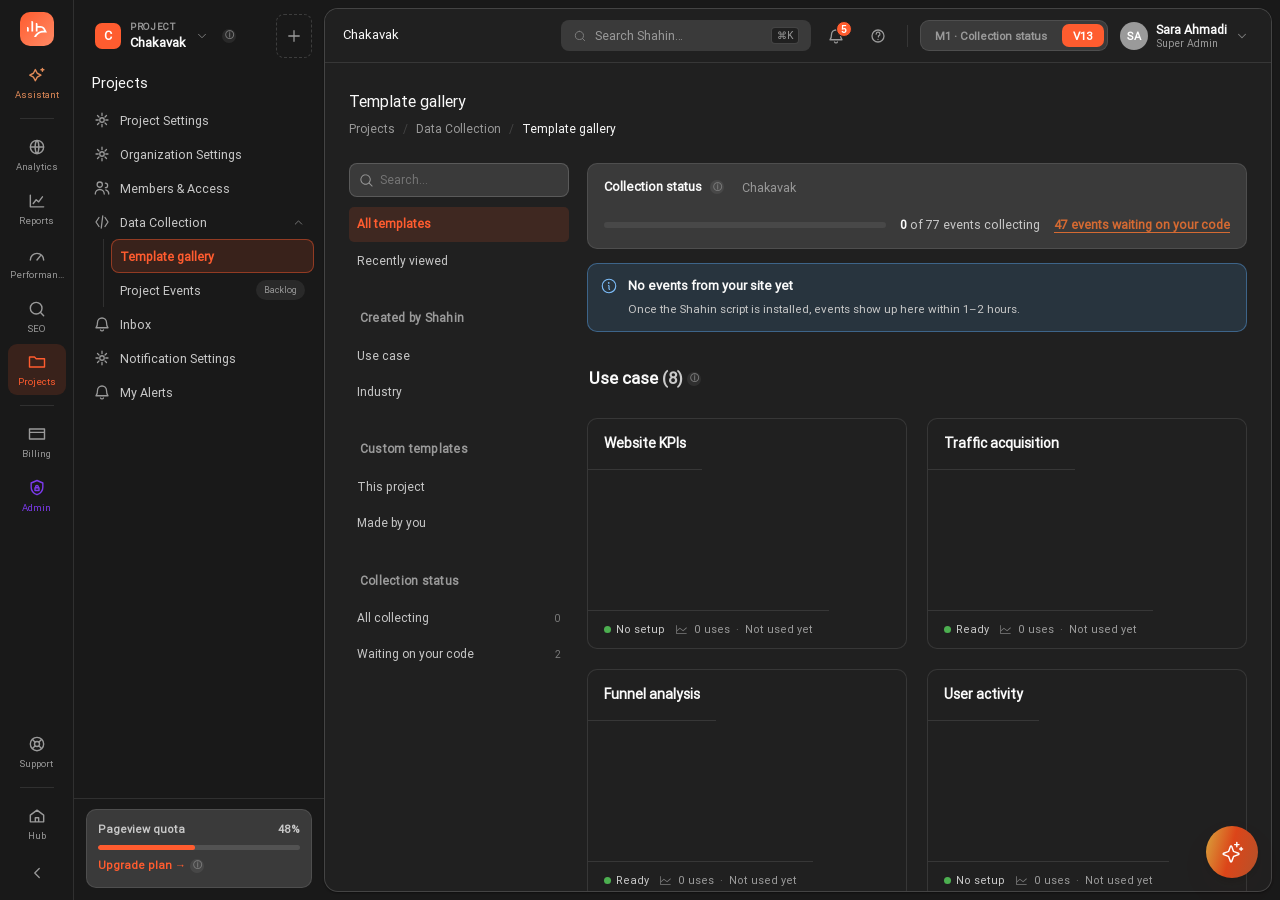
<file: demo/events-start/index.html>
<!DOCTYPE html>
<html lang="fa">
<head>
<meta charset="UTF-8"/>
<title>…</title>
<script src="versions.js"></script>
<script>location.replace(
  (window.SHAHIN_PAGE_META && SHAHIN_PAGE_META.versions
    .find(function(v){ return v.id === SHAHIN_PAGE_META.latest; }) || { file:'v12.html' }).file
);</script>
</head>
<body></body>
</html>
</file>
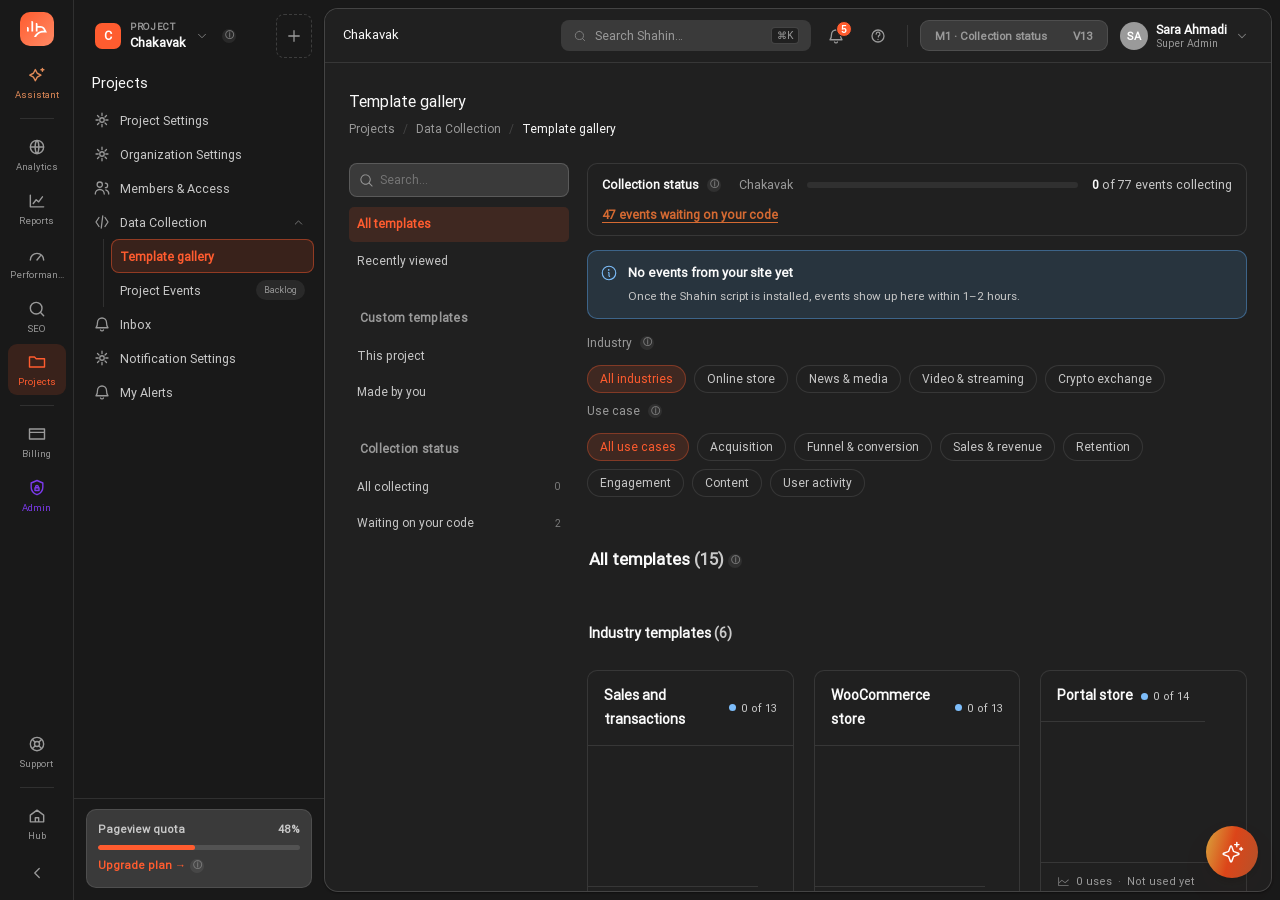
<file: demo/events-start/v12.html>
<!DOCTYPE html>
<html lang="fa" dir="rtl" data-theme="dark">
<head>
<meta charset="UTF-8"/>
<meta name="viewport" content="width=device-width,initial-scale=1"/>
<title>شاهین — گالری تمپلیت‌ها</title>
<link rel="stylesheet" href="../assets/shahin-tokens.css"/>
<link rel="stylesheet" href="../assets/shahin-components.css"/>
<link rel="stylesheet" href="../assets/shahin-responsive.css"/>
<style>
/* ══ v11 — PM 2026-11-14: Shahin has no «ready-made dashboards», only the templates it prepares in a gallery. v10 with the page
   renamed «گالری تمپلیت‌ها» / «Template gallery» (title, breadcrumb, nav, back link, open button, empty states); nothing else changes. ══ */
/* ══ v7 — PM 2026-10-31, ready dashboards = templates ══
   The page reads as Amplitude's template gallery filtered to Shahin's business-type templates. The gallery, card, starter and
   role-card pieces are copied from report-builder/rb-amp-builder.css + rb-shell.css (the builder's template gallery,
   rb-amp-templates.js) so both surfaces look like one product; the builder's files are not touched. Every colour via --sh-*. */
[hidden]{display:none!important}
.ph{display:inline-flex;flex-shrink:0}
.ph svg{width:100%;height:100%;fill:currentColor}

/* ── shared header pieces (from rb-shell.css) ── */
.rbx-head{display:flex;align-items:center;gap:10px;flex-wrap:wrap}
.rbx-title{font-size:16px;font-weight:800;color:var(--sh-text);min-width:0;display:inline-flex;align-items:center}
.rbx-sub{font-size:11.5px;color:var(--sh-muted);line-height:1.9}
.rbx-spacer{flex:1}
.rbx-crumb{display:inline-flex;align-items:center;gap:6px;font-size:11.5px;font-weight:700;color:var(--sh-muted);background:none;border:1px dashed transparent;border-radius:var(--sh-radius);padding:3px 7px;cursor:pointer;font-family:inherit;align-self:flex-start}
.rbx-crumb:hover{border-color:var(--sh-border-2);color:var(--sh-text-2)}
.rbx-crumb .ph{width:14px;height:14px}
.rbx-badge{display:inline-flex;align-items:center;gap:4px;font-size:10px;font-weight:800;padding:2px 8px;border-radius:var(--sh-radius-pill);border:1px solid var(--sh-border-2);background:var(--sh-neutral-bg);color:var(--sh-text-2);white-space:nowrap}
.rbx-badge .ph{width:12px;height:12px}
.rbx-callout{display:flex;gap:9px;align-items:flex-start;font-size:11.5px;line-height:1.85;color:var(--sh-text-2);background:var(--sh-info-bg);border:1px solid var(--sh-info-border);border-radius:var(--sh-radius);padding:9px 11px}
.rbx-callout.warn{background:var(--sh-warn-bg);border-color:var(--sh-warn-border)}
.rbx-callout>.ph{width:16px;height:16px;margin-top:2px;color:var(--sh-info)}
.rbx-callout.warn>.ph{color:var(--sh-warn)}
.rbx-search{display:flex;align-items:center;gap:6px;border:1px solid var(--sh-border-2);border-radius:var(--sh-radius);background:var(--sh-surface-2);padding:0 9px;min-height:34px}
.rbx-search .ph{width:15px;height:15px;color:var(--sh-muted)}
.rbx-search input{border:none;background:none;outline:none;color:var(--sh-text);font:inherit;font-size:12px;flex:1;min-width:0}
.rbx-item{display:flex;align-items:center;gap:8px;width:100%;text-align:start;background:none;border:none;cursor:pointer;font:inherit;font-size:12px;color:var(--sh-text-2);padding:7px 8px;border-radius:calc(var(--sh-radius) - 3px);min-width:0;text-decoration:none}
.rbx-item:hover{background:var(--sh-neutral-bg)}
.rbx-item.on{background:var(--sh-brand-soft);color:var(--sh-brand);font-weight:800}
.rbx-item .nm{flex:1;min-width:0;overflow:hidden;text-overflow:ellipsis;white-space:nowrap}
.rbx-item .ct{font-size:10px;color:var(--sh-muted-2)}
.rbx-item .ph{width:15px;height:15px;opacity:.85}
.sh-btn .ph{width:15px;height:15px}
.sh-btn[disabled]{opacity:.5;cursor:not-allowed}
a.sh-btn{text-decoration:none}
.rbx-head .sh-btn,.cap-code-copy{display:inline-flex;align-items:center;gap:6px;white-space:nowrap}

/* ── gallery (from rb-amp-builder.css «Template gallery») ── */
.tg-wrap{display:grid;grid-template-columns:220px minmax(0,1fr);gap:18px;align-items:start}
.tg-nav{display:flex;flex-direction:column;gap:2px;position:sticky;top:12px;min-width:0}
.tg-nav .rbx-search{margin-bottom:8px}
.tg-navh{font-size:10.5px;font-weight:800;color:var(--sh-muted);letter-spacing:.02em;padding:12px 10px 4px}
.tg-navfoot{margin-top:10px;padding-top:10px;border-top:1px solid var(--sh-border)}
.tg-main{min-width:0;display:flex;flex-direction:column;gap:14px}
.tg-grid{display:grid;grid-template-columns:repeat(auto-fill,minmax(250px,1fr));gap:12px}
.tg-card{display:flex;flex-direction:column;text-align:start;background:var(--sh-surface);border:1px solid var(--sh-border);border-radius:12px;padding:0;overflow:hidden;cursor:pointer;color:var(--sh-text);font:inherit;min-width:0;transition:border-color var(--sh-duration-fast,120ms) var(--sh-ease-standard,ease-out),box-shadow var(--sh-duration-fast,120ms) var(--sh-ease-standard,ease-out)}
.tg-card:hover,.tg-card:focus-visible{border-color:var(--sh-brand-border);box-shadow:var(--sh-shadow-1)}
.tg-thumb{display:block;background:var(--sh-surface-2);border-bottom:1px solid var(--sh-border);padding:10px 12px}
.tg-thumb>svg{display:block;width:100%;height:72px}
.tg-pane{fill:var(--sh-surface);stroke:var(--sh-border)}
.tg-c1{fill:var(--sh-c1)}.tg-c2{fill:var(--sh-c2)}
.tg-line{fill:none;stroke:var(--sh-c1);stroke-width:2.2;stroke-linejoin:round;stroke-linecap:round}
.tg-cbody{display:flex;flex-direction:column;gap:7px;padding:12px 14px 12px}
.tg-ctitle{display:flex;align-items:center;gap:7px;font-size:13.5px}
.tg-ctitle .ph{width:17px;height:17px;color:var(--sh-brand)}
.tg-cdesc{font-size:11.5px;line-height:1.7;color:var(--sh-muted)}
.tg-cmeta{display:flex;flex-wrap:wrap;align-items:center;gap:8px;font-size:11px;color:var(--sh-muted)}
.tg-cfoot{display:flex;justify-content:space-between;flex-wrap:wrap;gap:4px 8px;font-size:10.5px;color:var(--sh-muted);border-top:1px solid var(--sh-border);padding-top:8px;margin-top:2px}
.tg-cfoot .auto{display:inline-flex;align-items:center;gap:4px;color:var(--sh-good);font-weight:700}
.tg-cfoot .auto .ph{width:12px;height:12px}

/* ── live collection status (v6's rail, now a summary card above the grid) ── */
.cs-card{background:var(--sh-surface);border:1px solid var(--sh-border);border-radius:12px;padding:13px 15px;display:flex;flex-direction:column;gap:9px;min-width:0}
.cs-top{display:flex;align-items:center;gap:10px;flex-wrap:wrap}
.cs-h{font-size:12.5px;font-weight:800;display:inline-flex;align-items:center}
.cs-count{font-size:13px;font-weight:800;margin-inline-start:auto}
.cs-count b{font-size:20px;color:var(--sh-brand)}
.cs-count small{font-size:11.5px;font-weight:700;color:var(--sh-muted)}
.cs-bar{height:6px;border-radius:var(--sh-radius-pill);background:var(--sh-neutral-bg);overflow:hidden}
.cs-bar i{display:block;height:100%;background:var(--sh-good);border-radius:inherit}
.cs-pend{display:flex;flex-wrap:wrap;align-items:center;gap:6px;font-size:11.5px;color:var(--sh-text-2)}
.cs-chip{display:inline-flex;align-items:center;gap:6px;font:inherit;font-size:11px;font-weight:700;color:var(--sh-text-2);background:var(--sh-warn-bg);border:1px solid var(--sh-warn-border);border-radius:var(--sh-radius-pill);padding:3px 10px;cursor:pointer}
.cs-chip .dot{width:7px;height:7px;border-radius:50%;background:var(--sh-warn)}
.cs-chip .cnt{color:var(--sh-muted);font-weight:600}
.cs-chip:hover{border-color:var(--sh-warn)}
.cs-ov{font-size:11.5px;color:var(--sh-muted);line-height:1.75}
.cs-empty{font-size:11.5px;color:var(--sh-muted-2);font-style:italic}

/* ── hero ── */
.cap-hero{margin:2px 2px 4px}
.cap-hero-q{font-size:21px;font-weight:800;letter-spacing:-.3px;line-height:1.4;display:flex;align-items:center;flex-wrap:wrap}
.cap-hero-s{font-size:12.5px;color:var(--sh-muted);line-height:1.85;margin-top:7px}

/* ── starter page (from rb-amp-builder.css: .tg-split / .tg-roles / .tg-role) ── */
.tg-starter{display:flex;flex-direction:column;gap:10px;min-width:0}
.tg-split.solo{grid-template-columns:minmax(0,1fr)}
.tg-split{display:grid;grid-template-columns:minmax(0,390px) minmax(0,1fr);gap:16px;align-items:start;margin-top:4px}
.tg-roles{display:flex;flex-direction:column;gap:10px;background:var(--sh-surface);border:1px solid var(--sh-border);border-radius:12px;padding:12px;min-width:0}
.tg-rolesh{display:flex;align-items:center;gap:8px;flex-wrap:wrap;font-size:12.5px}
.tg-rolesh b{display:inline-flex;align-items:center}
.tg-rolesh .sh-chip{margin-inline-start:auto}
.tg-pack{border:1px solid var(--sh-border);border-radius:10px;overflow:hidden;min-width:0}
.tg-packh{display:flex;align-items:center;gap:8px;width:100%;background:var(--sh-surface-2);border:none;font:inherit;color:var(--sh-text);padding:9px 10px;cursor:pointer;text-align:start;flex-wrap:wrap}
.tg-packh b{font-size:12.5px}
.tg-packh .sh-chip{font-size:10.5px}
.tg-packh .car{margin-inline-start:auto;width:16px;height:16px;color:var(--sh-text-2);transition:transform var(--sh-duration-fast,120ms) var(--sh-ease-standard,ease-out)}
.tg-pack.open .tg-packh .car{transform:rotate(180deg)}
.tg-packd{font-size:11px;color:var(--sh-muted);line-height:1.6;flex-basis:100%}
.tg-packb{display:flex;flex-direction:column;gap:8px;padding:9px;min-width:0}
.tg-role{display:flex;flex-direction:column;gap:7px;border:1px solid var(--sh-border);border-radius:10px;padding:10px 11px;background:var(--sh-surface);min-width:0;transition:box-shadow var(--sh-duration-fast,120ms) var(--sh-ease-standard,ease-out)}
.tg-role.empty{border-style:dashed;border-color:var(--sh-warn-border);background:var(--sh-warn-bg)}
.tg-role.flash{box-shadow:0 0 0 2px var(--sh-brand)}
.tg-rhead{display:flex;align-items:center;justify-content:space-between;gap:8px;font-size:12.5px;min-width:0}
.tg-evn{font-family:ui-monospace,SFMono-Regular,Menlo,monospace;font-size:12px;font-weight:700;direction:ltr;unicode-bidi:isolate;color:var(--sh-text);overflow-wrap:anywhere;min-width:0}
.tg-rn{font-size:10.5px;color:var(--sh-muted);white-space:nowrap}
.tg-rdef{font-size:11.5px;line-height:1.7;color:var(--sh-muted)}
.tg-rfeed{font-size:11px;color:var(--sh-muted-2);line-height:1.6}
.tg-rfeed b{color:var(--sh-text-2);font-weight:700}
.tg-auto{display:inline-flex;align-items:center;gap:5px;font-size:10.5px;font-weight:700;color:var(--sh-good)}
.tg-auto .ph{width:13px;height:13px}
.tg-wait1{display:inline-flex;align-items:center;gap:5px;font:inherit;font-size:10.5px;font-weight:700;color:var(--sh-info);background:var(--sh-info-bg);border:1px solid var(--sh-info-border);border-radius:var(--sh-radius-pill);padding:3px 10px;cursor:pointer;align-self:flex-start}
.tg-wait1 .ph{width:13px;height:13px}
.tg-hs{display:flex;align-items:center;gap:8px;flex-wrap:wrap}
.tg-hshint{font-size:11px;color:var(--sh-text-2);line-height:1.6;flex:1;min-width:140px}
.tg-hsbtn{flex:0 0 auto;display:inline-flex;align-items:center;gap:6px;border:1px solid var(--sh-brand-border);background:var(--sh-brand-soft);color:var(--sh-brand);font:inherit;font-size:11.5px;font-weight:800;padding:6px 13px;border-radius:var(--sh-radius-pill);cursor:pointer;white-space:nowrap;transition:background-color var(--sh-duration-fast,120ms) var(--sh-ease-standard,ease-out),color var(--sh-duration-fast,120ms) var(--sh-ease-standard,ease-out),border-color var(--sh-duration-fast,120ms) var(--sh-ease-standard,ease-out)}
.tg-hsbtn:hover{background:var(--sh-brand);color:var(--sh-bg);border-color:var(--sh-brand)}
.tg-schbtn{display:inline-flex;align-items:center;gap:5px;align-self:flex-start;background:none;border:none;font:inherit;font-size:11px;font-weight:700;color:var(--sh-text-2);padding:2px 0;cursor:pointer}
.tg-schbtn .ph{width:13px;height:13px;transition:transform var(--sh-duration-fast,120ms) var(--sh-ease-standard,ease-out)}
.tg-schbtn[aria-expanded="true"] .ph{transform:rotate(180deg)}
.tg-schbtn:hover{color:var(--sh-brand)}
.tg-sch{display:flex;flex-direction:column;gap:8px;min-width:0}
.cap-fields{display:flex;gap:6px;flex-wrap:wrap}
.cap-fchip{font-family:ui-monospace,SFMono-Regular,Menlo,monospace;font-size:11px;font-weight:600;padding:3px 8px;border-radius:8px;border:1px solid var(--sh-border-2);background:var(--sh-neutral-bg);color:var(--sh-text-2);unicode-bidi:isolate;direction:ltr;overflow-wrap:anywhere}
.cap-fchip.req{border-color:var(--sh-brand-border);background:var(--sh-brand-soft);color:var(--sh-text)}
.cap-fchip .ty{color:var(--sh-muted)}
.cap-fnone{font-size:11px;color:var(--sh-muted-2);font-style:italic}
.cap-code{display:flex;flex-direction:column;gap:6px;min-width:0}
.cap-code-pre{margin:0;background:var(--sh-surface-2);border:1px solid var(--sh-border);border-radius:9px;padding:10px 10px 9px;font-family:ui-monospace,SFMono-Regular,Menlo,monospace;font-size:11px;line-height:1.8;direction:ltr;text-align:left;color:var(--sh-text-2);white-space:pre;overflow-x:auto;max-width:100%}
.cap-code-copy{align-self:flex-start}
.tg-canvas{display:flex;flex-direction:column;gap:12px;min-width:0;position:sticky;top:12px}
.tg-canvh{display:flex;align-items:center;gap:8px;font-size:12.5px;font-weight:800}
.tg-tiles{display:grid;grid-template-columns:repeat(auto-fill,minmax(220px,1fr));gap:12px}
.tg-tile{background:var(--sh-surface);border:1px solid var(--sh-border);border-radius:12px;padding:12px;display:flex;flex-direction:column;gap:7px;min-width:0}
.tg-tile.text{grid-column:1/-1;background:var(--sh-surface-2)}
.tg-tile.text h3{margin:0 0 4px;font-size:14px}
.tg-tile.text div{font-size:12px;line-height:1.85;color:var(--sh-text-2)}
.tg-tilet{font-size:12.5px;font-weight:800;line-height:1.5}
.tg-tiled{display:flex;align-items:center;gap:6px;flex-wrap:wrap;font-size:10.5px;color:var(--sh-muted)}
.tg-type{font-size:10px;font-weight:800;padding:1px 7px;border-radius:var(--sh-radius-pill);background:var(--sh-neutral-bg);color:var(--sh-text-2);border:1px solid var(--sh-border-2)}
.tg-tile>svg{display:block;width:100%;height:56px}
.tg-ready{display:inline-flex;align-items:center;gap:5px;font-size:11px;font-weight:700;color:var(--sh-good)}
.tg-ready .ph{width:13px;height:13px}
.tg-wait{display:flex;align-items:flex-start;gap:8px;font-size:11.5px;line-height:1.8;color:var(--sh-muted);padding:9px 10px;border:1px dashed var(--sh-border-2);border-radius:10px}
.tg-wait>.ph{width:16px;height:16px;margin-top:3px}
.tg-evlink{font-family:ui-monospace,SFMono-Regular,Menlo,monospace;font-size:11px;font-weight:700;direction:ltr;unicode-bidi:isolate;background:var(--sh-warn-bg);border:1px solid var(--sh-warn-border);color:var(--sh-text);border-radius:6px;padding:2px 8px;cursor:pointer;margin:3px;display:inline-flex;align-items:center;min-height:24px;vertical-align:middle}
.tg-evlink:hover{border-color:var(--sh-warn)}

/* ── per-project status pieces (PM 2026-10-31) ── */
.cs-proj{display:inline-flex;align-items:center;gap:5px;font-size:11px;color:var(--sh-text-2);background:var(--sh-neutral-bg);border:1px solid var(--sh-border-2);border-radius:var(--sh-radius-pill);padding:2px 9px}
.cs-proj .ph{width:13px;height:13px}
.cs-first{display:flex;align-items:center;gap:6px;font-size:11.5px;color:var(--sh-info)}
.cs-first .ph{width:14px;height:14px}
.cs-noev{display:flex;gap:10px;align-items:flex-start;background:var(--sh-info-bg);border:1px solid var(--sh-info-border);border-radius:10px;padding:11px 12px}
.cs-noev>.ph{width:18px;height:18px;color:var(--sh-info);margin-top:2px}
.cs-noev-t{font-size:13px;font-weight:800;color:var(--sh-text)}
.cs-noev-h{font-size:11.5px;color:var(--sh-text-2);line-height:1.8;margin-top:2px}
.tg-first{display:inline-flex;align-items:center;gap:5px;font-size:10.5px;font-weight:700;color:var(--sh-info)}
.tg-first .ph{width:13px;height:13px}
.tg-ready.first{color:var(--sh-info)}
.tg-cfoot .bycode{display:inline-flex;align-items:center;gap:4px;color:var(--sh-text-2);font-weight:700}
.tg-cfoot .bycode .ph{width:12px;height:12px}
.rbx-callout.good{background:var(--sh-good-bg);border-color:var(--sh-good-border)}
.rbx-callout.good>.ph{color:var(--sh-good)}
.cap-link{color:var(--sh-brand);font-weight:800;text-decoration:underline}

/* ── save modal (from rb-shell.css: .rbx-ov / .rbx-modal / .rbx-field / .rbx-pick) ── */
.rbx-ov{position:fixed;inset:0;background:var(--sh-overlay,rgba(0,0,0,.42));z-index:900;display:flex;align-items:center;justify-content:center;padding:16px;opacity:0;transition:opacity var(--sh-duration-fast,140ms) var(--sh-ease-decelerate,ease-out)}
.rbx-ov.show{opacity:1}
.rbx-modal{background:var(--sh-surface);border:1px solid var(--sh-border);border-radius:calc(var(--sh-radius) + 4px);box-shadow:var(--sh-shadow-2);width:520px;max-width:100%;max-height:calc(100vh - 32px);display:flex;flex-direction:column;transform:translateY(8px);transition:transform var(--sh-duration-fast,140ms) var(--sh-ease-decelerate,ease-out)}
.rbx-ov.show .rbx-modal{transform:none}
.rbx-mhead{display:flex;align-items:center;gap:10px;padding:16px 18px 6px}
.rbx-mtitle{font-size:15px;font-weight:800;flex:1}
.rbx-mx{background:none;border:none;cursor:pointer;color:var(--sh-muted);font-size:20px;line-height:1;padding:2px 6px;border-radius:6px}
.rbx-mx:hover{color:var(--sh-text);background:var(--sh-neutral-bg)}
.rbx-msub{font-size:11.5px;color:var(--sh-muted);padding:0 18px;line-height:1.9}
.rbx-mbody{padding:14px 18px;display:flex;flex-direction:column;gap:14px;overflow:auto}
.rbx-mfoot{display:flex;align-items:center;gap:10px;padding:12px 18px 16px;border-top:1px solid var(--sh-border)}
.rbx-field{display:flex;flex-direction:column;gap:6px;font-size:11.5px;font-weight:800;color:var(--sh-text-2)}
.rbx-field .sh-input{width:100%;box-sizing:border-box;font-weight:400}
.rbx-field textarea.sh-input{font:inherit;font-size:12px;font-weight:400;color:var(--sh-text);background:var(--sh-surface-2);border:1px solid var(--sh-border-2);border-radius:var(--sh-radius);padding:8px 10px;min-height:56px;resize:vertical}
.rbx-note{font-size:11px;font-weight:400;color:var(--sh-muted);line-height:1.8}
.rbx-err{font-size:11px;font-weight:700;color:var(--sh-bad)}
.rbx-pick{display:flex;flex-direction:column;border:1px solid var(--sh-border);border-radius:var(--sh-radius);max-height:200px;overflow:auto}
.rbx-pickrow{display:flex;align-items:center;gap:9px;padding:8px 11px;border-bottom:1px solid var(--sh-border);font-size:12px;color:var(--sh-text)}
.rbx-pickrow:last-child{border-bottom:none}
.rbx-pickrow .grow{flex:1;min-width:0}
.rbx-pickrow .ph{width:14px;height:14px;color:var(--sh-muted)}
@media (prefers-reduced-motion:reduce){.rbx-ov,.rbx-ov .rbx-modal{transition:opacity var(--sh-duration-fast,140ms) linear}.rbx-ov .rbx-modal{transform:none}}

/* ── skeleton loading (gallery shape) ── */
.cap-skel{display:grid;grid-template-columns:220px minmax(0,1fr);gap:18px}
.cap-skel-g{display:grid;grid-template-columns:repeat(auto-fill,minmax(250px,1fr));gap:12px}
.cap-sk{background:var(--sh-surface);border:1px solid var(--sh-border);border-radius:12px;position:relative;overflow:hidden}
.cap-sk::after{content:"";position:absolute;inset:0;background:linear-gradient(90deg,transparent,var(--sh-neutral-bg),transparent);animation:capsheen 1.3s infinite}
@keyframes capsheen{0%{transform:translateX(-100%)}100%{transform:translateX(100%)}}
.cap-sk.h60{height:60px}.cap-sk.h220{height:220px}.cap-sk.h300{height:300px}
.cap-skel-m{display:flex;flex-direction:column;gap:12px}

/* reduced motion: same weight as the rules it cancels */
@media (prefers-reduced-motion:reduce){
  .cap-sk::after{animation:none}
  .tg-card,.tg-role,.tg-hsbtn{transition:none}
  .tg-packh .car,.tg-schbtn .ph{transition:none}
}

/* ── responsive (the builder's breakpoints) ── */
@media (max-width:1100px){.tg-split{grid-template-columns:minmax(0,1fr)}.tg-canvas{position:static}}
@media (max-width:900px){
  .tg-wrap,.cap-skel{grid-template-columns:minmax(0,1fr)}
  .tg-nav{position:static;flex-direction:row;flex-wrap:wrap;gap:6px}
  .tg-nav .rbx-search{flex-basis:100%}
  .tg-navh{display:none}
  .tg-nav .rbx-item{width:auto;border:1px solid var(--sh-border)}
  .tg-navfoot{flex-basis:100%;margin-top:4px}
}
@media (max-width:520px){
  .cap-hero-q{font-size:18px}
  .tg-grid,.tg-tiles,.cap-skel-g{grid-template-columns:minmax(0,1fr)}
  .cs-count{margin-inline-start:0}
}

/* ── v8 · Amplitude template gallery ▸ Industry (PM 2026-11-03) ── */
.i8-wrap .tg-navh,.tg-nav .tg-navh{display:block;font-size:12px;color:var(--sh-muted);font-weight:600;margin:16px 0 4px;padding-inline:11px}
.i8-sec{font-size:17px;font-weight:700;color:var(--sh-text);margin:18px 2px 12px}
.i8-sec .i8-n{color:var(--sh-text-2);font-weight:600}
.i8-grid{display:grid;grid-template-columns:repeat(4,minmax(0,1fr));gap:20px}
.i8-card{display:flex;flex-direction:column;padding:0;overflow:hidden;border:1px solid var(--sh-border);border-radius:10px;background:var(--sh-surface);text-align:start;cursor:pointer;box-shadow:none}
.i8-card:hover{border-color:var(--sh-brand-border);box-shadow:0 2px 10px rgba(0,0,0,.06)}
.i8-card:focus-visible{outline:2px solid var(--sh-brand);outline-offset:2px}
.i8-head{display:flex;align-items:center;gap:8px;padding:13px 16px;border-bottom:1px solid var(--sh-border);min-height:48px}
.i8-head b{font-size:14px;font-weight:600;color:var(--sh-text);flex:1;min-width:0}
.i8-st{display:inline-flex;align-items:center;gap:5px;font-size:11px;color:var(--sh-text-2);white-space:nowrap}
.i8-st i{width:7px;height:7px;border-radius:50%;display:inline-block;background:var(--sh-info)}
.i8-st.good i{background:var(--sh-good)}.i8-st.warn i{background:var(--sh-warn)}
.i8-ill{position:relative;height:126px;display:grid;place-items:center}
.i8-ill.p-good{background:color-mix(in srgb,var(--sh-good) 24%,var(--sh-surface))}.i8-ill.p-info{background:color-mix(in srgb,var(--sh-info) 24%,var(--sh-surface))}.i8-ill.p-bad{background:color-mix(in srgb,var(--sh-bad) 20%,var(--sh-surface))}.i8-ill.p-warn{background:color-mix(in srgb,var(--sh-warn) 24%,var(--sh-surface))}
.i8-paper{position:relative;z-index:1;width:62%;height:86px;background:var(--sh-surface);border-radius:6px;box-shadow:0 1px 4px rgba(0,0,0,.08);display:block;padding:4px}
.i8-paper svg{width:100%;height:100%;display:block}
.i8-paper.back{position:absolute;z-index:0;opacity:.55;transform:translate(9px,-7px) rotate(-2deg)}
[dir=rtl] .i8-paper.back{transform:translate(-9px,-7px) rotate(2deg)}
/* ── v10 (PM 2026-11-11, «the card images are ugly»): each card shows a small preview of its own dashboard — the template's
   colour and icon, two KPI tiles and its first chart drawn from its real cards — in place of the same pastel sheet and squiggle.
   The window is cropped by the card's bottom edge, like Amplitude's template thumbnails. --h is the template's chart colour. ── */
.i9-ill{position:relative;height:140px;overflow:hidden;display:block;--h:var(--sh-chart-1);
  background:radial-gradient(120% 90% at 50% 0%,color-mix(in srgb,var(--h) 22%,var(--sh-surface)) 0%,color-mix(in srgb,var(--h) 8%,var(--sh-surface)) 100%);
  border-bottom:1px solid var(--sh-border)}
.i9-ill::before{content:"";position:absolute;inset:0;background-image:radial-gradient(color-mix(in srgb,var(--h) 30%,transparent) 1px,transparent 1.2px);background-size:12px 12px;opacity:.5;
  -webkit-mask-image:linear-gradient(to bottom,#000,transparent 85%);mask-image:linear-gradient(to bottom,#000,transparent 85%)}
.i9-win{position:absolute;inset-inline:10%;top:16px;bottom:-14px;display:flex;flex-direction:column;gap:6px;padding:8px 9px;background:var(--sh-surface);
  border:1px solid color-mix(in srgb,var(--h) 22%,var(--sh-border));border-radius:9px;box-shadow:0 6px 18px -8px color-mix(in srgb,var(--h) 45%,transparent);
  transition:transform var(--sh-duration-fast,120ms) cubic-bezier(.2,0,0,1)}
.i8-card:hover .i9-win,.i8-card:focus-visible .i9-win{transform:translateY(-3px)}
@media (prefers-reduced-motion:reduce){.i9-win{transition:none}.i8-card:hover .i9-win,.i8-card:focus-visible .i9-win{transform:none}}
.i9-wh{display:flex;align-items:center;gap:6px}
.i9-wi{width:20px;height:20px;border-radius:6px;display:grid;place-items:center;flex:none;background:color-mix(in srgb,var(--h) 18%,var(--sh-surface));color:var(--h)}
.i9-wi .ph,.i9-wi svg{width:13px;height:13px;display:block}
.i9-wl{display:flex;flex-direction:column;gap:3px;flex:1}
.i9-wl i{display:block;height:4px;border-radius:2px;background:var(--sh-border-2);width:46%}
.i9-wl i+i{height:3px;width:28%;background:var(--sh-border)}
.i9-win svg.i9-body{width:100%;flex:1;min-height:0;display:block}
.i9-t{fill:var(--sh-surface-2);stroke:var(--sh-border);stroke-width:.6}
.i9-l1{fill:var(--sh-border-2)}.i9-l2{fill:var(--sh-border)}
.i9-n{fill:var(--sh-text);opacity:.82}
.i9-h{fill:var(--h)}.i9-hs{fill:none;stroke:var(--h);stroke-width:1.8;stroke-linecap:round;stroke-linejoin:round}
.i9-ha{fill:var(--h);opacity:.16}
.i9-g{stroke:var(--sh-border);stroke-width:.6;stroke-dasharray:2 2}
.i9-plat{position:absolute;top:7px;inset-inline-end:8px;z-index:2;font-size:10.5px;line-height:17px;padding:0 7px;border-radius:999px;
  background:var(--sh-surface);color:var(--sh-text);border:1px solid color-mix(in srgb,var(--h) 35%,var(--sh-border));font-weight:600}
@media (max-width:760px){.i9-ill{height:112px}.i9-win{top:18px}}
.i8-ln{fill:var(--sh-border-2)}.i8-ln2{fill:var(--sh-border)}
.i8-strip{display:flex;flex-wrap:wrap;align-items:center;gap:8px 14px;padding:10px 14px;border:1px solid var(--sh-border);border-radius:10px;background:var(--sh-surface);font-size:12.5px;color:var(--sh-text-2)}
.i8-sh{font-weight:700;color:var(--sh-text);display:inline-flex;align-items:center;gap:4px}
.i8-proj{color:var(--sh-muted)}
.i8-bar{flex:1;min-width:120px;height:6px;border-radius:99px;background:var(--sh-neutral-bg);overflow:hidden}
.i8-bar i{display:block;height:100%;background:var(--sh-good);border-radius:99px}
.i8-cnt b{color:var(--sh-text);font-weight:800}
.i8-wait{border:0;background:none;color:var(--sh-warn);font:inherit;font-weight:600;cursor:pointer;padding:0;text-decoration:underline;text-underline-offset:3px}
.i8-first{color:var(--sh-info)}
/* ── v8 · the full template gallery (PM 2026-11-03, milestone 11): usage line, groups, customer-template menu, role binding ── */
.i8-sub{font-size:14px;font-weight:700;color:var(--sh-text);margin:22px 2px 10px}
.i8-sub .i8-n{color:var(--sh-text-2);font-weight:600}
.i8-use{display:flex;align-items:center;flex-wrap:wrap;gap:4px 6px;padding:9px 16px;border-top:1px solid var(--sh-border);font-size:11px;color:var(--sh-muted)}
.i8-use .ph{width:13px;height:13px;color:var(--sh-muted-2)}
.i8-dot{color:var(--sh-muted-2)}
.i8-tmeta .i8-use{border:0;padding:4px 0 0}
.i8-card.org{position:relative}
.i8-omenu{margin-inline-start:2px}
.rbx-icbtn{display:inline-grid;place-items:center;width:28px;height:28px;flex:0 0 28px;border:1px solid var(--sh-border);border-radius:8px;background:var(--sh-surface);color:var(--sh-text-2);font:inherit;font-size:15px;line-height:1;cursor:pointer;transition:border-color var(--sh-duration-fast,120ms) var(--sh-ease-standard,ease-out),color var(--sh-duration-fast,120ms) var(--sh-ease-standard,ease-out)}
.rbx-icbtn:hover{border-color:var(--sh-brand);color:var(--sh-brand)}
.rbx-icbtn .ph{width:16px;height:16px}
.i8-menu{position:absolute;z-index:60;min-width:240px;max-width:min(320px,calc(100vw - 16px));background:var(--sh-surface);border:1px solid var(--sh-border);border-radius:10px;box-shadow:0 8px 24px rgba(0,0,0,.14);padding:5px}
.i8-mi{display:flex;align-items:flex-start;gap:9px;width:100%;border:0;background:none;font:inherit;font-size:12.5px;color:var(--sh-text);padding:8px 10px;border-radius:7px;cursor:pointer;text-align:start}
.i8-mi:hover,.i8-mi:focus-visible{background:var(--sh-neutral-bg)}
.i8-mi[disabled]{opacity:.45;cursor:default;background:none}
.i8-mi .ph{width:15px;height:15px;margin-top:2px;color:var(--sh-text-2)}
.i8-mi .grow{display:flex;flex-direction:column;gap:2px;flex:1;min-width:0}
.i8-mi small{font-size:10.5px;color:var(--sh-muted)}
.i8-msep{height:1px;background:var(--sh-border);margin:5px 4px}
.tg-rbind{display:flex;align-items:center;gap:6px}
.tg-ev{flex:1;min-width:0;display:flex;align-items:center;gap:6px;border:1px solid var(--sh-border);border-radius:8px;background:var(--sh-surface-2);padding:6px 9px;font:inherit;font-size:12px;color:var(--sh-text);cursor:pointer;text-align:start}
.tg-ev:hover{border-color:var(--sh-brand-border)}
.tg-ev>span:not(.ph):not(.rbx-caret){flex:1;min-width:0;overflow:hidden;text-overflow:ellipsis;white-space:nowrap}
.tg-ev .ph{width:14px;height:14px;color:var(--sh-brand)}
.tg-add{align-self:flex-start}
.tg-track{display:flex;flex-direction:column;gap:6px;font-size:11px;line-height:1.7;color:var(--sh-text)}
.tg-track pre{margin:0;padding:8px 10px;border-radius:8px;background:var(--sh-surface-2);border:1px solid var(--sh-border);font-family:ui-monospace,Menlo,monospace;font-size:11px;line-height:1.6;text-align:left;white-space:pre-wrap;word-break:break-all}
.tg-track .sh-btn{align-self:flex-start}
.tg-dup{font-size:11px}
.tg-picklist{max-height:340px;overflow:auto;margin-top:10px}
.tg-pickh{font-size:10.5px;font-weight:800;color:var(--sh-muted);padding:8px 11px 4px}
.tg-pickrow{width:100%;font:inherit;background:none;border:none;border-bottom:1px solid var(--sh-border);color:var(--sh-text);cursor:pointer;text-align:start}
.tg-pickrow:hover{background:var(--sh-neutral-bg)}
.tg-pickrow.on{background:var(--sh-brand-soft)}
.tg-pickrow .ph{width:14px;height:14px;color:var(--sh-muted)}
.tg-pickrow .grow{flex:1;min-width:0}
.tg-evid{font-size:10.5px;color:var(--sh-muted);font-family:ui-monospace,Menlo,monospace}
@media (prefers-reduced-motion:reduce){.rbx-icbtn{transition:none}}
@media (max-width:1100px){.i8-grid{grid-template-columns:repeat(2,minmax(0,1fr))}}
@media (max-width:760px){.i8-grid{gap:12px}.i8-ill{height:100px}}
@media (max-width:420px){.i8-grid{grid-template-columns:1fr}}
/* v9 — flat facets (industry · use case) and tag chips on every card */
.i9-facets{display:flex;flex-direction:column;gap:8px;margin:0 0 16px}
.i9-facet{display:flex;align-items:center;gap:12px;flex-wrap:wrap}
.i9-fl{font-size:12px;color:var(--sh-muted);min-width:56px;display:inline-flex;align-items:center;gap:4px}
.i9-chips{display:flex;gap:8px;flex-wrap:wrap}
.i9-chip{height:28px;padding:0 12px;border-radius:999px;border:1px solid var(--sh-border);background:var(--sh-surface);color:var(--sh-text-2);font:inherit;font-size:12px;cursor:pointer}
.i9-chip:hover{background:var(--sh-surface-2)}
.i9-chip.on{background:var(--sh-brand-soft);border-color:color-mix(in srgb,var(--sh-brand) 35%,transparent);color:var(--sh-brand)}
.i9-chip:focus-visible{outline:2px solid var(--sh-brand);outline-offset:1px}
.i9-tags{display:flex;gap:4px;flex-wrap:wrap;padding:0 12px 12px}
.i9-tag{font-size:11px;line-height:18px;padding:0 8px;border-radius:999px;background:var(--sh-surface-2);color:var(--sh-text-2)}
.i9-tag.plat{background:var(--sh-brand-soft);color:color-mix(in srgb,var(--sh-brand) 62%,var(--sh-text))}
</style>
</head>
<body class="sh-layout">

<main class="sh-main">
  <header class="sh-topbar">
    <div>
      <div class="sh-page-title" data-fa="گالری تمپلیت‌ها" data-en="Template gallery">گالری تمپلیت‌ها</div>
      <div class="sh-crumb" data-fa="پروژه‌ها › جمع‌آوری داده › گالری تمپلیت‌ها" data-en="Projects › Data Collection › Template gallery">پروژه‌ها › جمع‌آوری داده › گالری تمپلیت‌ها</div>
    </div>
    <div class="sh-topbar-spacer"></div>
    <div class="sh-topbar-actions"></div>
  </header>

  <div class="sh-content" id="capRoot">

    <!-- ══════════ LOADING (gallery shape) ══════════ -->
    <div class="cap-skel" id="capLoading" hidden aria-busy="true">
      <div class="cap-sk h300"></div>
      <div class="cap-skel-m">
        <div class="cap-sk h60"></div>
        <div class="cap-skel-g"><div class="cap-sk h220"></div><div class="cap-sk h220"></div><div class="cap-sk h220"></div></div>
      </div>
    </div>

    <!-- ══════════ ERROR ══════════ (verbatim from v6) -->
    <div class="sh-card" id="capError" hidden>
      <div class="sh-state">
        <div class="sh-state-icon" data-ic="warning"></div>
        <div class="sh-state-title" data-fa="پک‌ها بارگذاری نشدند" data-en="Couldn’t load the packs">پک‌ها بارگذاری نشدند</div>
        <div class="sh-state-hint" data-fa="ارتباط با سرور برقرار نشد؛ چیزی تغییر نکرده است." data-en="We couldn’t reach the server; nothing has changed.">ارتباط با سرور برقرار نشد؛ چیزی تغییر نکرده است.</div>
        <button class="sh-btn primary compact" id="capRetry" data-fa="تلاش دوباره" data-en="Try again">تلاش دوباره</button>
      </div>
    </div>

    <!-- ══════════ NO ACCESS (role) — no CTA per convention ══════════ (verbatim from v6) -->
    <div class="sh-card" id="capDenied" hidden>
      <div class="sh-state">
        <div class="sh-state-icon" data-ic="lock-simple"></div>
        <div class="sh-state-title" data-fa="دسترسی شما به این بخش باز نیست" data-en="You don’t have access to this section">دسترسی شما به این بخش باز نیست</div>
        <div class="sh-state-hint" data-fa="پک‌های ایونت را ادمین پروژه مدیریت می‌کند. برای دسترسی با او در تماس باشید." data-en="Event packs are managed by a project admin. Contact them for access.">پک‌های ایونت را ادمین پروژه مدیریت می‌کند. برای دسترسی با او در تماس باشید.</div>
      </div>
    </div>

    <!-- ══════════ MAIN: gallery or starter, rendered by JS ══════════ -->
    <div id="capMain"></div>
  </div>
</main>

<div id="gtt"></div>
<script src="versions.js"></script>
<script>
/* PM 2026-11-03: the milestone-1 version is this same page with ?m=1 (no copy, so it can never drift); es-start-m1.js only hides scope */
window.SHAHIN_M = (new URLSearchParams(location.search)).get('m');
window.SHAHIN_PAGE = Object.assign({}, window.SHAHIN_PAGE_META, { version: window.SHAHIN_M === '1' || window.SHAHIN_M === '2' ? 'm1' : 'v12' });   /* milestone 2 adds nothing here, so ?m=2 (from the menu of a milestone-2 page) is the milestone-1 cut */
/* ?project=N wins and is written back before the nav reads it, as the report builder's engine does (rb-engine-v12.js) */
(function(){ try{ var q=new URLSearchParams(location.search).get('project'); if(q!=null && /^[0-3]$/.test(q)) localStorage.setItem('shahin-nav-project', q); }catch(e){} })();
</script>
<script src="../assets/shahin-nav.js"></script>
<script src="../assets/shahin.js"></script>
<!-- PM 2026-11-03: the builder's own per-project events and the shared template catalog, so roles bind as they do in the builder -->
<script src="../report-builder/rb-engine-v12.js"></script>
<script src="../report-builder/rb-data-defs.js"></script>
<script src="../report-builder/rb-tpl-catalog.js"></script>
<script>if (window.SHAHIN_M === '1' || window.SHAHIN_M === '2') document.write('<script src="es-start-m1.js"><\/script>');</script>
<script>
(function(){
  'use strict';
  var qs = new URLSearchParams(location.search);
  var $  = function(id){ return document.getElementById(id); };
  var curLang = function(){ return (window.Shahin && Shahin.lang) ? Shahin.lang() : (document.documentElement.lang==='en'?'en':'fa'); };
  var t   = function(fa,en){ return curLang()==='fa' ? fa : en; };
  var num = function(n){ return (window.Shahin && Shahin.fmt) ? Shahin.fmt(n) : String(n); };
  function esc(s){ return String(s).replace(/&/g,'&amp;').replace(/</g,'&lt;').replace(/>/g,'&gt;').replace(/"/g,'&quot;'); }
  /* Phosphor (regular) icons, from design-system/assets/ph-icons.js */
  var PH = {"coins":"<path fill=\"currentColor\" d=\"M184 89.57V84c0-25.08-37.83-44-88-44S8 58.92 8 84v40c0 20.89 26.25 37.49 64 42.46V172c0 25.08 37.83 44 88 44s88-18.92 88-44v-40c0-20.7-25.42-37.32-64-42.43M232 132c0 13.22-30.79 28-72 28c-3.73 0-7.43-.13-11.08-.37C170.49 151.77 184 139 184 124v-18.26c29.87 4.45 48 16.53 48 26.26M72 150.25v-23.79A184 184 0 0 0 96 128a184 184 0 0 0 24-1.54v23.79A163 163 0 0 1 96 152a163 163 0 0 1-24-1.75m96-40.32V124c0 8.39-12.41 17.4-32 22.87V123.5c12.91-3.13 23.84-7.79 32-13.57M96 56c41.21 0 72 14.78 72 28s-30.79 28-72 28s-72-14.78-72-28s30.79-28 72-28m-72 68v-14.07c8.16 5.78 19.09 10.44 32 13.57v23.37C36.41 141.4 24 132.39 24 124m64 48v-4.17c2.63.1 5.29.17 8 .17c3.88 0 7.67-.13 11.39-.35a122 122 0 0 0 12.61 3.76v23.46c-19.59-5.47-32-14.48-32-22.87m48 26.25V174.4a179.5 179.5 0 0 0 24 1.6a184 184 0 0 0 24-1.54v23.79a165.5 165.5 0 0 1-48 0m64-3.38V171.5c12.91-3.13 23.84-7.79 32-13.57V172c0 8.39-12.41 17.4-32 22.87\"/>","folder-simple":"<path fill=\"currentColor\" d=\"M216 72h-85.33l-27.74-20.8a16.12 16.12 0 0 0-9.6-3.2H40a16 16 0 0 0-16 16v136a16 16 0 0 0 16 16h176.89A15.13 15.13 0 0 0 232 200.89V88a16 16 0 0 0-16-16m0 128H40V64h53.33l29.87 22.4A8 8 0 0 0 128 88h88Z\"/>","chart-line":"<path fill=\"currentColor\" d=\"M232 208a8 8 0 0 1-8 8H32a8 8 0 0 1-8-8V48a8 8 0 0 1 16 0v94.37L90.73 98a8 8 0 0 1 10.07-.38l58.81 44.11L218.73 90a8 8 0 1 1 10.54 12l-64 56a8 8 0 0 1-10.07.38l-58.81-44.09L40 163.63V200h184a8 8 0 0 1 8 8\"/>","storefront":"<path fill=\"currentColor\" d=\"M232 96a8 8 0 0 0-.3-2.2l-14.35-50.2A16.07 16.07 0 0 0 202 32H54a16.07 16.07 0 0 0-15.35 11.6L24.31 93.8A8 8 0 0 0 24 96v16a40 40 0 0 0 16 32v72a8 8 0 0 0 8 8h160a8 8 0 0 0 8-8v-72a40 40 0 0 0 16-32zM54 48h148l11.42 40H42.61Zm50 56h48v8a24 24 0 0 1-48 0Zm-16 0v8a24 24 0 0 1-35.12 21.26a8 8 0 0 0-1.82-1.06A24 24 0 0 1 40 112v-8Zm112 104H56v-56.8a40.6 40.6 0 0 0 8 .8a40 40 0 0 0 32-16a40 40 0 0 0 64 0a40 40 0 0 0 32 16a40.6 40.6 0 0 0 8-.8Zm4.93-75.8a8 8 0 0 0-1.8 1.05A24 24 0 0 1 168 112v-8h48v8a24 24 0 0 1-11.07 20.2\"/>","newspaper":"<path fill=\"currentColor\" d=\"M88 112a8 8 0 0 1 8-8h80a8 8 0 0 1 0 16H96a8 8 0 0 1-8-8m8 40h80a8 8 0 0 0 0-16H96a8 8 0 0 0 0 16m136-88v120a24 24 0 0 1-24 24H32a24 24 0 0 1-24-23.89V88a8 8 0 0 1 16 0v96a8 8 0 0 0 16 0V64a16 16 0 0 1 16-16h160a16 16 0 0 1 16 16m-16 0H56v120a23.8 23.8 0 0 1-1.37 8H208a8 8 0 0 0 8-8Z\"/>","video-camera":"<path fill=\"currentColor\" d=\"M251.77 73a8 8 0 0 0-8.21.39L208 97.05V72a16 16 0 0 0-16-16H32a16 16 0 0 0-16 16v112a16 16 0 0 0 16 16h160a16 16 0 0 0 16-16v-25l35.56 23.71A8 8 0 0 0 248 184a8 8 0 0 0 8-8V80a8 8 0 0 0-4.23-7M192 184H32V72h160zm48-22.95l-32-21.33v-23.44L240 95Z\"/>","lightning":"<path fill=\"currentColor\" d=\"M215.79 118.17a8 8 0 0 0-5-5.66L153.18 90.9l14.66-73.33a8 8 0 0 0-13.69-7l-112 120a8 8 0 0 0 3 13l57.63 21.61l-14.62 73.25a8 8 0 0 0 13.69 7l112-120a8 8 0 0 0 1.94-7.26M109.37 214l10.47-52.38a8 8 0 0 0-5-9.06L62 132.71l84.62-90.66l-10.46 52.38a8 8 0 0 0 5 9.06l52.8 19.8Z\"/>","check-circle":"<path fill=\"currentColor\" d=\"M173.66 98.34a8 8 0 0 1 0 11.32l-56 56a8 8 0 0 1-11.32 0l-24-24a8 8 0 0 1 11.32-11.32L112 148.69l50.34-50.35a8 8 0 0 1 11.32 0M232 128A104 104 0 1 1 128 24a104.11 104.11 0 0 1 104 104m-16 0a88 88 0 1 0-88 88a88.1 88.1 0 0 0 88-88\"/>","link-break":"<path fill=\"currentColor\" d=\"M198.63 57.37a32 32 0 0 0-45.19-.06l-11.65 12.21a8 8 0 0 1-11.58-11l11.72-12.29a2 2 0 0 1 .13-.13a48 48 0 0 1 67.88 67.88a2 2 0 0 1-.13.13l-12.29 11.72a8 8 0 0 1-11-11.58l12.21-11.65a32 32 0 0 0-.1-45.23m-84.42 129.11l-11.65 12.21a32 32 0 0 1-45.25-45.25l12.21-11.65a8 8 0 0 0-11-11.58l-12.33 11.72a2 2 0 0 0-.13.13a48 48 0 0 0 67.88 67.88a2 2 0 0 0 .13-.13l11.72-12.29a8 8 0 1 0-11.58-11ZM216 152h-24a8 8 0 0 0 0 16h24a8 8 0 0 0 0-16M40 104h24a8 8 0 0 0 0-16H40a8 8 0 0 0 0 16m120 80a8 8 0 0 0-8 8v24a8 8 0 0 0 16 0v-24a8 8 0 0 0-8-8M96 72a8 8 0 0 0 8-8V40a8 8 0 0 0-16 0v24a8 8 0 0 0 8 8\"/>","layout":"<path fill=\"currentColor\" d=\"M216 40H40a16 16 0 0 0-16 16v144a16 16 0 0 0 16 16h176a16 16 0 0 0 16-16V56a16 16 0 0 0-16-16m0 16v40H40V56ZM40 112h56v88H40Zm176 88H112v-88h104z\"/>","floppy-disk":"<path fill=\"currentColor\" d=\"M219.31 72L184 36.69A15.86 15.86 0 0 0 172.69 32H48a16 16 0 0 0-16 16v160a16 16 0 0 0 16 16h160a16 16 0 0 0 16-16V83.31A15.86 15.86 0 0 0 219.31 72M168 208H88v-56h80Zm40 0h-24v-56a16 16 0 0 0-16-16H88a16 16 0 0 0-16 16v56H48V48h124.69L208 83.31ZM160 72a8 8 0 0 1-8 8H96a8 8 0 0 1 0-16h56a8 8 0 0 1 8 8\"/>","lock-simple":"<path fill=\"currentColor\" d=\"M208 80h-32V56a48 48 0 0 0-96 0v24H48a16 16 0 0 0-16 16v112a16 16 0 0 0 16 16h160a16 16 0 0 0 16-16V96a16 16 0 0 0-16-16M96 56a32 32 0 0 1 64 0v24H96Zm112 152H48V96h160z\"/>","info":"<path fill=\"currentColor\" d=\"M128 24a104 104 0 1 0 104 104A104.11 104.11 0 0 0 128 24m0 192a88 88 0 1 1 88-88a88.1 88.1 0 0 1-88 88m16-40a8 8 0 0 1-8 8a16 16 0 0 1-16-16v-40a8 8 0 0 1 0-16a16 16 0 0 1 16 16v40a8 8 0 0 1 8 8m-32-92a12 12 0 1 1 12 12a12 12 0 0 1-12-12\"/>","warning":"<path fill=\"currentColor\" d=\"M236.8 188.09L149.35 36.22a24.76 24.76 0 0 0-42.7 0L19.2 188.09a23.51 23.51 0 0 0 0 23.72A24.35 24.35 0 0 0 40.55 224h174.9a24.35 24.35 0 0 0 21.33-12.19a23.51 23.51 0 0 0 .02-23.72m-13.87 15.71a8.5 8.5 0 0 1-7.48 4.2H40.55a8.5 8.5 0 0 1-7.48-4.2a7.59 7.59 0 0 1 0-7.72l87.45-151.87a8.75 8.75 0 0 1 15 0l87.45 151.87a7.59 7.59 0 0 1-.04 7.72M120 144v-40a8 8 0 0 1 16 0v40a8 8 0 0 1-16 0m20 36a12 12 0 1 1-12-12a12 12 0 0 1 12 12\"/>","magnifying-glass":"<path fill=\"currentColor\" d=\"m229.66 218.34l-50.07-50.06a88.11 88.11 0 1 0-11.31 11.31l50.06 50.07a8 8 0 0 0 11.32-11.32M40 112a72 72 0 1 1 72 72a72.08 72.08 0 0 1-72-72\"/>","squares-four":"<path fill=\"currentColor\" d=\"M104 40H56a16 16 0 0 0-16 16v48a16 16 0 0 0 16 16h48a16 16 0 0 0 16-16V56a16 16 0 0 0-16-16m0 64H56V56h48zm96-64h-48a16 16 0 0 0-16 16v48a16 16 0 0 0 16 16h48a16 16 0 0 0 16-16V56a16 16 0 0 0-16-16m0 64h-48V56h48zm-96 32H56a16 16 0 0 0-16 16v48a16 16 0 0 0 16 16h48a16 16 0 0 0 16-16v-48a16 16 0 0 0-16-16m0 64H56v-48h48zm96-64h-48a16 16 0 0 0-16 16v48a16 16 0 0 0 16 16h48a16 16 0 0 0 16-16v-48a16 16 0 0 0-16-16m0 64h-48v-48h48z\"/>","clock-counter-clockwise":"<path fill=\"currentColor\" d=\"M136 80v43.47l36.12 21.67a8 8 0 0 1-8.24 13.72l-40-24A8 8 0 0 1 120 128V80a8 8 0 0 1 16 0m-8-48a95.44 95.44 0 0 0-67.92 28.15C52.81 67.51 46.35 74.59 40 82V64a8 8 0 0 0-16 0v40a8 8 0 0 0 8 8h40a8 8 0 0 0 0-16H49c7.15-8.42 14.27-16.35 22.39-24.57a80 80 0 1 1 1.66 114.75a8 8 0 1 0-11 11.64A96 96 0 1 0 128 32\"/>","copy":"<path fill=\"currentColor\" d=\"M216 32H88a8 8 0 0 0-8 8v40H40a8 8 0 0 0-8 8v128a8 8 0 0 0 8 8h128a8 8 0 0 0 8-8v-40h40a8 8 0 0 0 8-8V40a8 8 0 0 0-8-8m-56 176H48V96h112Zm48-48h-32V88a8 8 0 0 0-8-8H96V48h112Z\"/>","caret-down":"<path fill=\"currentColor\" d=\"m213.66 101.66l-80 80a8 8 0 0 1-11.32 0l-80-80a8 8 0 0 1 11.32-11.32L128 164.69l74.34-74.35a8 8 0 0 1 11.32 11.32\"/>","arrow-right":"<path fill=\"currentColor\" d=\"m221.66 133.66l-72 72a8 8 0 0 1-11.32-11.32L196.69 136H40a8 8 0 0 1 0-16h156.69l-58.35-58.34a8 8 0 0 1 11.32-11.32l72 72a8 8 0 0 1 0 11.32\"/>","arrow-left":"<path fill=\"currentColor\" d=\"M224 128a8 8 0 0 1-8 8H59.31l58.35 58.34a8 8 0 0 1-11.32 11.32l-72-72a8 8 0 0 1 0-11.32l72-72a8 8 0 0 1 11.32 11.32L59.31 120H216a8 8 0 0 1 8 8\"/>","arrow-square-out":"<path fill=\"currentColor\" d=\"M224 104a8 8 0 0 1-16 0V59.32l-66.33 66.34a8 8 0 0 1-11.32-11.32L196.68 48H152a8 8 0 0 1 0-16h64a8 8 0 0 1 8 8Zm-40 24a8 8 0 0 0-8 8v72H48V80h72a8 8 0 0 0 0-16H48a16 16 0 0 0-16 16v128a16 16 0 0 0 16 16h128a16 16 0 0 0 16-16v-72a8 8 0 0 0-8-8\"/>","clock":"<path fill=\"currentColor\" d=\"M128 24a104 104 0 1 0 104 104A104.11 104.11 0 0 0 128 24m0 192a88 88 0 1 1 88-88a88.1 88.1 0 0 1-88 88m64-88a8 8 0 0 1-8 8h-56a8 8 0 0 1-8-8V72a8 8 0 0 1 16 0v48h48a8 8 0 0 1 8 8\"/>","stack":"<path fill=\"currentColor\" d=\"M230.91 172a8 8 0 0 1-2.91 10.91l-96 56a8 8 0 0 1-8.06 0l-96-56A8 8 0 0 1 36 169.09l92 53.65l92-53.65a8 8 0 0 1 10.91 2.91M220 121.09l-92 53.65l-92-53.65a8 8 0 0 0-8 13.82l96 56a8 8 0 0 0 8.06 0l96-56a8 8 0 1 0-8.06-13.82M24 80a8 8 0 0 1 4-6.91l96-56a8 8 0 0 1 8.06 0l96 56a8 8 0 0 1 0 13.82l-96 56a8 8 0 0 1-8.06 0l-96-56A8 8 0 0 1 24 80m23.88 0L128 126.74L208.12 80L128 33.26Z\"/>","text-t":"<path fill=\"currentColor\" d=\"M208 56v32a8 8 0 0 1-16 0V64h-56v128h24a8 8 0 0 1 0 16H96a8 8 0 0 1 0-16h24V64H64v24a8 8 0 0 1-16 0V56a8 8 0 0 1 8-8h144a8 8 0 0 1 8 8\"/>","code":"<path fill=\"currentColor\" d=\"M69.12 94.15L28.5 128l40.62 33.85a8 8 0 1 1-10.24 12.29l-48-40a8 8 0 0 1 0-12.29l48-40a8 8 0 0 1 10.24 12.3m176 27.7l-48-40a8 8 0 1 0-10.24 12.3L227.5 128l-40.62 33.85a8 8 0 1 0 10.24 12.29l48-40a8 8 0 0 0 0-12.29m-82.39-89.37a8 8 0 0 0-10.25 4.79l-64 176a8 8 0 0 0 4.79 10.26A8.1 8.1 0 0 0 96 224a8 8 0 0 0 7.52-5.27l64-176a8 8 0 0 0-4.79-10.25\"/>","check":"<path fill=\"currentColor\" d=\"m229.66 77.66l-128 128a8 8 0 0 1-11.32 0l-56-56a8 8 0 0 1 11.32-11.32L96 188.69L218.34 66.34a8 8 0 0 1 11.32 11.32\"/>","package":"<path fill=\"currentColor\" d=\"m223.68 66.15l-88-48.15a15.88 15.88 0 0 0-15.36 0l-88 48.17a16 16 0 0 0-8.32 14v95.64a16 16 0 0 0 8.32 14l88 48.17a15.88 15.88 0 0 0 15.36 0l88-48.17a16 16 0 0 0 8.32-14V80.18a16 16 0 0 0-8.32-14.03M128 32l80.34 44l-29.77 16.3l-80.35-44Zm0 88L47.66 76l33.9-18.56l80.34 44ZM40 90l80 43.78v85.79l-80-43.75Zm176 85.78l-80 43.79v-85.75l32-17.51V152a8 8 0 0 0 16 0v-44.45L216 90v85.77Z\"/>","arrow-counter-clockwise":"<path fill=\"currentColor\" d=\"M224 128a96 96 0 0 1-94.71 96H128a95.38 95.38 0 0 1-65.9-26.2a8 8 0 0 1 11-11.63a80 80 0 1 0-1.67-114.78a3 3 0 0 1-.26.25L44.59 96H72a8 8 0 0 1 0 16H24a8 8 0 0 1-8-8V56a8 8 0 0 1 16 0v29.8L60.25 60A96 96 0 0 1 224 128\"/>","target":"<path fill=\"currentColor\" d=\"M221.87 83.16A104.1 104.1 0 1 1 195.67 49l22.67-22.68a8 8 0 0 1 11.32 11.32l-96 96a8 8 0 0 1-11.32-11.32l27.72-27.72a40 40 0 1 0 17.87 31.09a8 8 0 1 1 16-.9a56 56 0 1 1-22.38-41.65l22.75-22.75a87.88 87.88 0 1 0 23.13 29.67a8 8 0 0 1 14.44-6.9\"/>","user-circle":"<path fill=\"currentColor\" d=\"M128 24a104 104 0 1 0 104 104A104.11 104.11 0 0 0 128 24M74.08 197.5a64 64 0 0 1 107.84 0a87.83 87.83 0 0 1-107.84 0M96 120a32 32 0 1 1 32 32a32 32 0 0 1-32-32m97.76 66.41a79.66 79.66 0 0 0-36.06-28.75a48 48 0 1 0-59.4 0a79.66 79.66 0 0 0-36.06 28.75a88 88 0 1 1 131.52 0\"/>","dots-three":"<path fill=\"currentColor\" d=\"M140 128a12 12 0 1 1-12-12a12 12 0 0 1 12 12m56-12a12 12 0 1 0 12 12a12 12 0 0 0-12-12m-136 0a12 12 0 1 0 12 12a12 12 0 0 0-12-12\"/>","plus":"<path fill=\"currentColor\" d=\"M224 128a8 8 0 0 1-8 8h-80v80a8 8 0 0 1-16 0v-80H40a8 8 0 0 1 0-16h80V40a8 8 0 0 1 16 0v80h80a8 8 0 0 1 8 8\"/>","link":"<path fill=\"currentColor\" d=\"M240 88.23a54.43 54.43 0 0 1-16 37L189.25 160a54.27 54.27 0 0 1-38.63 16h-.05A54.63 54.63 0 0 1 96 119.84a8 8 0 0 1 16 .45A38.62 38.62 0 0 0 150.58 160a38.4 38.4 0 0 0 27.31-11.31l34.75-34.75a38.63 38.63 0 0 0-54.63-54.63l-11 11A8 8 0 0 1 135.7 59l11-11a54.65 54.65 0 0 1 77.3 0a54.86 54.86 0 0 1 16 40.23m-131 97.43l-11 11A38.4 38.4 0 0 1 70.6 208a38.63 38.63 0 0 1-27.29-65.94L78 107.31a38.63 38.63 0 0 1 66 28.4a8 8 0 0 0 16 .45A54.86 54.86 0 0 0 144 96a54.65 54.65 0 0 0-77.27 0L32 130.75A54.62 54.62 0 0 0 70.56 224a54.28 54.28 0 0 0 38.64-16l11-11a8 8 0 0 0-11.2-11.34\"/>","pencil-simple":"<path fill=\"currentColor\" d=\"m227.31 73.37l-44.68-44.69a16 16 0 0 0-22.63 0L36.69 152A15.86 15.86 0 0 0 32 163.31V208a16 16 0 0 0 16 16h44.69a15.86 15.86 0 0 0 11.31-4.69L227.31 96a16 16 0 0 0 0-22.63M92.69 208H48v-44.69l88-88L180.69 120ZM192 108.68L147.31 64l24-24L216 84.68Z\"/>","star":"<path fill=\"currentColor\" d=\"M239.18 97.26A16.38 16.38 0 0 0 224.92 86l-59-4.76l-22.78-55.09a16.36 16.36 0 0 0-30.27 0L90.11 81.23L31.08 86a16.46 16.46 0 0 0-9.37 28.86l45 38.83L53 211.75a16.38 16.38 0 0 0 24.5 17.82l50.5-31.08l50.53 31.08A16.4 16.4 0 0 0 203 211.75l-13.76-58.07l45-38.83a16.43 16.43 0 0 0 4.94-17.59m-15.34 5.47l-48.7 42a8 8 0 0 0-2.56 7.91l14.88 62.8a.37.37 0 0 1-.17.48c-.18.14-.23.11-.38 0l-54.72-33.65a8 8 0 0 0-8.38 0l-54.72 33.67c-.15.09-.19.12-.38 0a.37.37 0 0 1-.17-.48l14.88-62.8a8 8 0 0 0-2.56-7.91l-48.7-42c-.12-.1-.23-.19-.13-.5s.18-.27.33-.29l63.92-5.16a8 8 0 0 0 6.72-4.94l24.62-59.61c.08-.17.11-.25.35-.25s.27.08.35.25L153 91.86a8 8 0 0 0 6.75 4.92l63.92 5.16c.15 0 .24 0 .33.29s0 .4-.16.5\"/>","gauge":"<path fill=\"currentColor\" d=\"M207.06 72.67A111.24 111.24 0 0 0 128 40h-.4C66.07 40.21 16 91 16 153.13V176a16 16 0 0 0 16 16h192a16 16 0 0 0 16-16v-24a111.25 111.25 0 0 0-32.94-79.33M224 176H119.71l54.76-75.3a8 8 0 0 0-12.94-9.42L99.92 176H32v-22.87c0-3.08.15-6.12.43-9.13H56a8 8 0 0 0 0-16H35.27c10.32-38.86 44-68.24 84.73-71.66V80a8 8 0 0 0 16 0V56.33A96.14 96.14 0 0 1 221 128h-21a8 8 0 0 0 0 16h23.67c.21 2.65.33 5.31.33 8Z\"/>","compass":"<path fill=\"currentColor\" d=\"M128 24a104 104 0 1 0 104 104A104.11 104.11 0 0 0 128 24m0 192a88 88 0 1 1 88-88a88.1 88.1 0 0 1-88 88m44.42-143.16l-64 32a8.05 8.05 0 0 0-3.58 3.58l-32 64A8 8 0 0 0 80 184a8.1 8.1 0 0 0 3.58-.84l64-32a8.05 8.05 0 0 0 3.58-3.58l32-64a8 8 0 0 0-10.74-10.74M138 138l-40.11 20.11L118 118l40.15-20.07Z\"/>","funnel":"<path fill=\"currentColor\" d=\"M230.6 49.53A15.81 15.81 0 0 0 216 40H40a16 16 0 0 0-11.81 26.76l.08.09L96 139.17V216a16 16 0 0 0 24.87 13.32l32-21.34a16 16 0 0 0 7.13-13.32v-55.49l67.74-72.32l.08-.09a15.8 15.8 0 0 0 2.78-17.23m-84.42 81.05A8 8 0 0 0 144 136v58.66L112 216v-80a8 8 0 0 0-2.16-5.47L40 56h176Z\"/>","pulse":"<path fill=\"currentColor\" d=\"M240 128a8 8 0 0 1-8 8h-27.06l-37.78 75.58A8 8 0 0 1 160 216h-.4a8 8 0 0 1-7.08-5.14L95.35 60.76l-32.07 70.55A8 8 0 0 1 56 136H24a8 8 0 0 1 0-16h26.85l37.87-83.31a8 8 0 0 1 14.76.46l57.51 151l31.85-63.71A8 8 0 0 1 200 120h32a8 8 0 0 1 8 8\"/>","timer":"<path fill=\"currentColor\" d=\"M128 40a96 96 0 1 0 96 96a96.11 96.11 0 0 0-96-96m0 176a80 80 0 1 1 80-80a80.09 80.09 0 0 1-80 80m45.66-125.66a8 8 0 0 1 0 11.32l-40 40a8 8 0 0 1-11.32-11.32l40-40a8 8 0 0 1 11.32 0M96 16a8 8 0 0 1 8-8h48a8 8 0 0 1 0 16h-48a8 8 0 0 1-8-8\"/>","rocket-launch":"<path fill=\"currentColor\" d=\"M223.85 47.12a16 16 0 0 0-15-15c-12.58-.75-44.73.4-71.41 27.07L132.69 64H74.36A15.9 15.9 0 0 0 63 68.68L28.7 103a16 16 0 0 0 9.07 27.16l38.47 5.37l44.21 44.21l5.37 38.49a15.94 15.94 0 0 0 10.78 12.92a16.1 16.1 0 0 0 5.1.83a15.9 15.9 0 0 0 11.3-4.68l34.32-34.3a15.9 15.9 0 0 0 4.68-11.36v-58.33l4.77-4.77c26.68-26.68 27.83-58.83 27.08-71.42M74.36 80h42.33l-39.53 39.52L40 114.34Zm74.41-9.45a76.65 76.65 0 0 1 59.11-22.47a76.46 76.46 0 0 1-22.42 59.16L128 164.68L91.32 128ZM176 181.64L141.67 216l-5.19-37.17L176 139.31Zm-74.16 9.5C97.34 201 82.29 224 40 224a8 8 0 0 1-8-8c0-42.29 23-57.34 32.86-61.85a8 8 0 0 1 6.64 14.56c-6.43 2.93-20.62 12.36-23.12 38.91c26.55-2.5 36-16.69 38.91-23.12a8 8 0 1 1 14.56 6.64Z\"/>","arrows-clockwise":"<path fill=\"currentColor\" d=\"M224 48v48a8 8 0 0 1-8 8h-48a8 8 0 0 1 0-16h28.69l-14.63-14.63a79.56 79.56 0 0 0-56.13-23.43h-.45a79.52 79.52 0 0 0-55.89 22.77a8 8 0 0 1-11.18-11.44a96 96 0 0 1 135 .79L208 76.69V48a8 8 0 0 1 16 0m-37.59 135.29a80 80 0 0 1-112.47-.66L59.31 168H88a8 8 0 0 0 0-16H40a8 8 0 0 0-8 8v48a8 8 0 0 0 16 0v-28.69l14.63 14.63A95.43 95.43 0 0 0 130 222.06h.53a95.36 95.36 0 0 0 67.07-27.33a8 8 0 0 0-11.18-11.44Z\"/>","article":"<path fill=\"currentColor\" d=\"M216 40H40a16 16 0 0 0-16 16v144a16 16 0 0 0 16 16h176a16 16 0 0 0 16-16V56a16 16 0 0 0-16-16m0 160H40V56h176zM184 96a8 8 0 0 1-8 8H80a8 8 0 0 1 0-16h96a8 8 0 0 1 8 8m0 32a8 8 0 0 1-8 8H80a8 8 0 0 1 0-16h96a8 8 0 0 1 8 8m0 32a8 8 0 0 1-8 8H80a8 8 0 0 1 0-16h96a8 8 0 0 1 8 8\"/>"};
  function ic(k){ return '<span class="ph" aria-hidden="true">'+(PH[k]?'<svg viewBox="0 0 256 256">'+PH[k]+'</svg>':'')+'</span>'; }
  function tip(fa, en){ return ' data-tip-fa="'+esc(fa)+'" data-tip-en="'+esc(en)+'"'; }
  function toast(fa, en){ if (window.Shahin && Shahin.toast) Shahin.toast(fa, en); }

  /* ─────────── roles and project (the report builder's own parsing, rb-shell.js) ───────────
     PM 2026-10-28, TD-2: a dashboard saved from a template saves its charts, so only the project owner or an admin saves.
     ?prole=owner|admin|member|viewer (default admin; «manager» = admin; ?role=viewer = viewer). */
  var ROLE  = qs.get('role')==='viewer' ? 'viewer' : 'editor';
  var PROLE = (function(){ var r=qs.get('prole'); if(r==='manager') r='admin'; return ['owner','admin','member','viewer'].indexOf(r)>-1 ? r : (ROLE==='viewer'?'viewer':'admin'); })();
  function canSave(){ return ROLE!=='viewer' && (PROLE==='owner' || PROLE==='admin'); }
  var NO_SAVE = ['ذخیره نمودار فعلا فقط برای مالک و ادمین پروژه است', 'Saving charts is for the project owner and admins for now'];
  /* the topbar project (PM 2026-10-31: collection status follows it), read as the builder reads it: ?project=N wins, else the
     switcher's localStorage key; a switch re-renders in place (shahinBeforeProjectSwitch, below) */
  function readProject(lsOnly){ var q=qs.get('project'); if(!lsOnly && q!=null && /^[0-3]$/.test(q)) return +q;
    try{ var v=JSON.parse(localStorage.getItem('shahin-nav-project')); return (v>=0 && v<=3) ? v : 0; }catch(e){ return 0; } }
  var PROJ = readProject();

  /* ─────────── DATA: categories = Shahin's business-type templates (v6 content) ─────────── */
  // collect ∈ {auto, code, player}. auto = no code on the known connection points (WooCommerce/WordPress); player = known players.
  var CATS = [
    { id:'commerce', tpl:'store', icon:'storefront', fa:'فروش و تراکنش', en:'Sales and transactions',
      dFa:'مسیر خرید را می‌سنجد: بازدید محصول، افزودن به سبد، شروع تسویه، پرداخت و نتیجه سفارش.',
      dEn:'Measures the purchase path: product views, add-to-cart, checkout, payment and order outcome.',
      tipFa:"<span class='tip-title'>فروش و تراکنش</span>مسیر خرید را می‌سنجد: بازدید محصول، افزودن به سبد، شروع تسویه، پرداخت و نتیجه سفارش. داشبورد فروشگاهی از همین ایونت‌ها نرخ تبدیل و قیف خرید را می‌سازد. روی ووکامرس بدون کد جمع می‌شوند؛ فروشگاه غیرووکامرسی از مسیر اسکیما.",
      tipEn:"<span class='tip-title'>Sales and transactions</span>Measures the purchase path: product views, add-to-cart, checkout, payment and order outcome. The store dashboard builds the conversion rate and purchase funnel from these. Collected with no code on WooCommerce; a non-WooCommerce store uses the schema path.",
      href:'../events-ecommerce/', linkFa:'داشبورد فروشگاهی', linkEn:'Store dashboard',
      autoFa:'روی ووکامرس خودکار', autoEn:'Automatic on WooCommerce',
      noteFa:'روی ووکامرس این ایونت‌ها خودکار جمع می‌شوند و دولوپر شما کاری نمی‌کند؛ فروشگاه غیرووکامرسی همین ایونت‌ها را از مسیر اسکیما می‌فرستد.',
      noteEn:'On WooCommerce these events are collected automatically and your developer does nothing; a non-WooCommerce store sends the same events via the schema path.',
      textFa:'<h3>فروشگاه در یک نگاه</h3><div>خریداران هر روز، جایی که مسیر خرید می‌شکند و آنچه مشتریان جستجو می‌کنند.</div>',
      textEn:'<h3>The store at a glance</h3><div>Buyers each day, where the purchase path breaks and what customers search for.</div>',
      range:'30d',
      /* the ready dashboard's cards (titles from the builder's store template, rb-amp-templates.js), each with the events it needs */
      tiles:[ { fa:'خریداران روزانه', en:'Daily buyers', type:'trend', ev:['purchase'] },
              { fa:'قیف خرید', en:'Purchase funnel', type:'funnel', ev:['item_viewed','add_to_cart','begin_checkout','purchase'] },
              { fa:'قیف پرداخت', en:'Checkout funnel', type:'funnel', ev:['begin_checkout','shipping_info_submitted','payment_info_submitted','purchase'] },
              { fa:'کد تخفیف تا خرید', en:'Coupon to purchase', type:'funnel', ev:['coupon_applied','purchase'] },
              { fa:'پرتکرارترین عبارت‌های جستجو', en:'Top search terms', type:'bar', ev:['search_submitted'] } ] },
    { id:'content', tpl:'media', icon:'newspaper', fa:'محتوا و تعامل', en:'Content and engagement',
      dFa:'تعامل مخاطب با محتوا را می‌سنجد: عمق و زمان واقعی خواندن، فید و پیشنهادها، جامعه، گالری و دیوار پرداخت.',
      dEn:'Measures how the audience engages with content: read depth and true reading time, feed and recommendations, community, gallery and paywall.',
      tipFa:"<span class='tip-title'>محتوا و تعامل</span>تعامل مخاطب با محتوا را می‌سنجد: عمق و زمان واقعی خواندن، فید و پیشنهادها، جامعه (واکنش، کامنت، دنبال‌کردن)، گالری و دیوار پرداخت. داشبورد رسانه از این‌ها عمق مطالعه و رشد مخاطب را می‌سازد. خواندن روی وردپرس خودکار است؛ کنش‌های تعاملی از مسیر اسکیما.",
      tipEn:"<span class='tip-title'>Content and engagement</span>Measures how the audience engages with content: read depth and true reading time, feed and recommendations, community (reactions, comments, follows), gallery and paywall. The media dashboard builds read depth and audience growth from these. Reading is automatic on WordPress; interactive actions use the schema path.",
      href:'../events-media/', linkFa:'داشبورد رسانه', linkEn:'Media dashboard',
      autoFa:'خواندن روی وردپرس خودکار', autoEn:'Reading automatic on WordPress',
      textFa:'<h3>نبض تحریریه</h3><div>کدام مقاله تا پایان خوانده می‌شود، خواننده از کجا به مطلب بعدی می‌رود و چه کسی دنبال‌کننده می‌شود.</div>',
      textEn:'<h3>Newsroom pulse</h3><div>Which articles get read to the end, where readers go next and who becomes a follower.</div>',
      range:'7d',
      /* the media dashboard's cards: the «می‌سازد» (feeds) lines of the v6 events */
      tiles:[ { fa:'قیف هضم محتوا', en:'Content digestion funnel', type:'funnel', ev:['item_viewed','article_read_started','article_read_completed'] },
              { fa:'توزیع عمق خواندن', en:'Read-depth distribution', type:'bar', ev:['article_read_depth'] },
              { fa:'میانگین زمان واقعی خواندن', en:'Average true reading time', type:'trend', ev:['article_engagement_time'] },
              { fa:'نرخ چرخش داخلی', en:'Internal turn rate', type:'trend', ev:['recommendation_viewed','recommendation_clicked'] },
              { fa:'رشد مخاطب پایدار', en:'Durable audience growth', type:'trend', ev:['newsletter_subscribed','entity_followed'] },
              { fa:'اشتراک‌گذاری به تفکیک کانال', en:'Shares by channel', type:'bar', ev:['share'] },
              { fa:'تعامل عمیق', en:'Deep engagement', type:'trend', ev:['comment_added','reaction_added'] },
              { fa:'تعامل عمیق تصویری', en:'Deep visual engagement', type:'trend', ev:['gallery_completed'] },
              { fa:'قیف دیوار پرداخت', en:'Paywall funnel', type:'funnel', ev:['paywall_viewed','subscription_started'] } ] },
    { id:'cross', tpl:'video', icon:'video-camera', fa:'ویدیو', en:'Video',
      dFa:'تماشای ویدیو را می‌سنجد: شروع پخش، مایل‌استون‌های تماشا، اتمام کامل و کیفیت پخش.',
      dEn:'Measures video watching: playback start, watch milestones, full completion and playback quality.',
      tipFa:"<span class='tip-title'>ویدیو</span>تماشای ویدیو را می‌سنجد: شروع پخش، مایل‌استون‌های تماشا، اتمام کامل و کیفیت پخش. داشبورد ویدیو از این‌ها نرخ اتمام و کیفیت تجربه را می‌سازد. از پلیرهای شناخته‌شده (یوتیوب، آپارات، Plyr، video.js و…) روی هر سایتی خودکار جمع می‌شود — حتی سایت اختصاصی و بدون کد.",
      tipEn:"<span class='tip-title'>Video</span>Measures video watching: playback start, watch milestones, full completion and playback quality. The video dashboard builds completion rate and experience quality from these. Collected automatically from known players (YouTube, Aparat, Plyr, video.js and more) on any site — even a custom-built one, with no code.",
      href:'../video-dashboard/', linkFa:'داشبورد ویدیو', linkEn:'Video dashboard',
      autoFa:'خودکار از پلیرهای شناخته‌شده', autoEn:'Automatic from known players',
      noteFa:'این ایونت‌ها از پلیرهای شناخته‌شده (یوتیوب، آپارات، Plyr، video.js و مشابه) روی هر سایتی — حتی اختصاصی — خودکار جمع می‌شوند؛ دولوپر شما کاری نمی‌کند.',
      noteEn:'These events are collected automatically from known players (YouTube, Aparat, Plyr, video.js and more) on any site — even a custom build; your developer has nothing to do.',
      textFa:'<h3>سلامت ویدیو</h3><div>چند نفر تماشا می‌کنند، چند نفر تا پایان می‌مانند و پخش چقدر بدون گیر و خطاست.</div>',
      textEn:'<h3>Video health</h3><div>How many people watch, how many stay to the end and how smoothly playback runs.</div>',
      range:'30d',
      tiles:[ { fa:'بینندگان روزانه', en:'Daily viewers', type:'trend', ev:['video_started'] },
              { fa:'قیف اتمام پخش', en:'Completion funnel', type:'funnel', ev:['video_started','video_progress','video_completed'] },
              { fa:'نرخ خطای پخش', en:'Playback error rate', type:'trend', ev:['video_started','video_error'] },
              { fa:'مدت گیرها', en:'Rebuffer durations', type:'bar', ev:['video_buffered'] },
              { fa:'کاهش کیفیت انطباقی', en:'Adaptive quality drops', type:'bar', ev:['video_quality_changed'] } ] },
    /* PM 2026-10-31: crypto exchange joins the gallery. Copy from the builder's «صرافی رمزارز» template (rb-amp-templates.js) and its
       fixed page (events-exchange/v11); events and properties from the registry's exchange pack (Tech-Specs/Events/registry-seed.v1.json).
       first_deposit / first_trade are funnel steps, not events (PRD-Business-Exchange §1), as in the builder's template. */
    { id:'exchange', tpl:'exchange', icon:'coins', fa:'صرافی رمزارز', en:'Crypto exchange', codeOnly:true,
      dFa:'از ثبت‌نام تا اولین معامله: ثبت‌نام‌ها، قیف فعال‌شدن معامله‌گر، معامله‌گران فعال، منبع معامله‌گران و بازگشت به معامله.',
      dEn:'From sign-up to first trade: sign-ups, the trader activation funnel, active traders, where traders come from and returning to trade.',
      tipFa:"<span class='tip-title'>صرافی رمزارز</span>مسیر کاربر صرافی را می‌سنجد: ثبت‌نام، احراز هویت، واریز، معامله و دعوت. داشبورد صرافی از این‌ها قیف فعال‌سازی و تبدیل به معامله‌گر را می‌سازد. همه این ایونت‌ها از کد سایت یا اپ صرافی فرستاده می‌شوند.",
      tipEn:"<span class='tip-title'>Crypto exchange</span>Measures the exchange user’s path: sign-up, identity verification, deposit, trade and referrals. The exchange dashboard builds the activation funnel and conversion to trader from these. Every one of these events is sent from the exchange’s site or app code.",
      href:'../events-exchange/', linkFa:'داشبورد صرافی', linkEn:'Exchange dashboard',
      autoFa:'با کد سایت یا اپ صرافی', autoEn:'Sent from the exchange’s code',
      noteFa:'هیچ‌کدام از این ایونت‌ها خودکار جمع نمی‌شود؛ دولوپر صرافی هر ایونت را طبق اسکیمای آن از سایت یا اپ می‌فرستد.',
      noteEn:'None of these events is collected automatically; the exchange’s developer sends each one from the site or app per its schema.',
      textFa:'<h3>صرافی در یک نگاه</h3><div>چند نفر ثبت‌نام می‌کنند، چند نفر تا اولین معامله می‌رسند و کدام کانال معامله‌گر واقعی می‌آورد، نه فقط ثبت‌نام.</div>',
      textEn:'<h3>The exchange at a glance</h3><div>How many people sign up, how many reach a first trade, and which channel brings real traders, not just sign-ups.</div>',
      range:'30d',
      tiles:[ { fa:'ثبت‌نام‌های روزانه', en:'Daily sign-ups', type:'trend', ev:['sign_up'] },
              { fa:'از ثبت‌نام تا اولین معامله', en:'Sign-up to first trade', type:'funnel', ev:['sign_up','kyc_approved','deposit','trade'] },
              { fa:'معامله‌گران فعال', en:'Active traders', type:'trend', ev:['trade'] },
              { fa:'معامله‌گران به تفکیک منبع ورود', en:'Traders by traffic source', type:'trend', ev:['trade'] },
              { fa:'بازگشت به معامله', en:'Returning to trade', type:'retention', range:'3m', ev:['trade'] },
              { fa:'قیف فعال‌سازی صرافی', en:'Exchange activation funnel', type:'funnel', ev:['sign_up','login','kyc_approved','deposit','trade'] },
              { fa:'تبدیل به معامله‌گر', en:'Conversion to trader', type:'funnel', ev:['sign_up','trade'] } ] }
  ];
  /* v9 (PM 2026-11-11): platform templates next to the generic store one, like Amplitude's Shopify / WooCommerce templates.
     They share the store's event packs (packs:'commerce') and add the platform's own cards.
     v10 (PM 2026-11-11): each opens its own catalog template (store_woo / store_portal in rb-tpl-catalog.js), so the builder lists them too
     and «save as dashboard» saves the platform template; Portal adds its own event, order_expired (pack portal_pay). */
  function cloneCat(base, o){ var c=JSON.parse(JSON.stringify(base)); for (var k in o) c[k]=o[k]; return c; }
  CATS.splice(1, 0,
    cloneCat(CATS[0], { id:'commerce_woo', tpl:'store_woo', packs:'commerce', plat:'woo', fa:'فروشگاه ووکامرس', en:'WooCommerce store',
      dFa:'قالب فروشگاهی برای سایت‌های ووکامرس: ایونت‌های خرید، سبد و جستجو را افزونه شاهین خودکار می‌فرستد؛ دولوپر شما کاری نمی‌کند.',
      dEn:'The store template for WooCommerce sites: the Shahin plugin sends the purchase, cart and search events automatically; your developer does nothing.',
      tipFa:"<span class='tip-title'>فروشگاه ووکامرس</span>همان داشبورد فروشگاهی برای سایت‌های ووکامرس؛ ایونت‌هایش را افزونه شاهین بدون کد می‌فرستد.",
      tipEn:"<span class='tip-title'>WooCommerce store</span>The store dashboard for WooCommerce sites; the Shahin plugin sends its events with no code.",
      noteFa:'این قالب برای سایت‌های ووکامرس است: افزونه شاهین ایونت‌های خرید، سبد و جستجو را خودکار می‌فرستد.',
      noteEn:'This template is for WooCommerce sites: the Shahin plugin sends the purchase, cart and search events automatically.' }),
    cloneCat(CATS[0], { id:'commerce_portal', tpl:'store_portal', packs:'commerce', xpack:'portal_pay', plat:'portal', fa:'فروشگاه پرتال', en:'Portal store',
      dFa:'قالب فروشگاهی برای فروشگاه‌های ساخته‌شده با پرتال: ایونت‌ها از اتصال پرتال به شاهین می‌رسند و سفارش‌هایی را هم نشان می‌دهد که فرصت پرداختشان تمام شد.',
      dEn:'The store template for shops built on Portal: events arrive from the Portal–Shahin connection, and it also shows the orders whose payment window ran out.',
      tipFa:"<span class='tip-title'>فروشگاه پرتال</span>داشبورد فروشگاهی با ایونت‌های اتصال پرتال، به‌اضافه سفارش‌های منقضی: سفارش‌هایی که فرصت پرداختشان در پرتال پیش از پرداخت تمام شد.",
      tipEn:"<span class='tip-title'>Portal store</span>The store dashboard with events from the Portal connection, plus expired orders: orders whose Portal payment window closed before they were paid.",
      href:'http://localhost:8016/analytics/ecommerce/', linkFa:'داشبورد پرتال', linkEn:'Portal dashboard',
      noteFa:'این قالب برای فروشگاه‌های پرتال است: ایونت‌ها از اتصال پرتال به شاهین می‌رسند، از جمله «انقضای فرصت پرداخت» که فقط پرتال می‌فرستد.',
      noteEn:'This template is for Portal shops: events arrive from the Portal–Shahin connection, including «Payment window expired», which only Portal sends.' })
  );
  CATS[2].tiles = CATS[2].tiles.concat([ { fa:'نرخ انقضای سفارش', en:'Order expiry rate', type:'trend', ev:['begin_checkout','order_expired'] },
    { fa:'سفارش‌های منقضی به تفکیک درگاه', en:'Expired orders by gateway', type:'bar', ev:['order_expired'] },
    { fa:'پرداخت ناموفق به تفکیک درگاه', en:'Failed payments by gateway', type:'bar', ev:['payment_info_submitted','purchase_failed'] } ]);
  CATS[1].tiles = CATS[1].tiles.concat([ { fa:'رهاسازی سبد', en:'Cart abandonment', type:'funnel', ev:['add_to_cart','purchase'] } ]);
  /* v9: every template carries flat tags — industry (one, or «all» for general ones) and use cases — and the gallery filters on them (Amplitude's facets) */
  var IND=[['all','همه صنعت‌ها','All industries'],['store','فروشگاه آنلاین','Online store'],['media','رسانه و خبر','News & media'],['video','ویدیو و پخش','Video & streaming'],['exchange','صرافی رمزارز','Crypto exchange']];
  var USE=[['all','همه کاربردها','All use cases'],['acq','جذب ترافیک','Acquisition'],['funnel','قیف و تبدیل','Funnel & conversion'],['revenue','فروش و درآمد','Sales & revenue'],['retention','بازگشت','Retention'],['engage','تعامل','Engagement'],['content','محتوا','Content'],['activity','فعالیت کاربران','User activity']];
  var PLAT={ woo:['ووکامرس','WooCommerce'], portal:['پرتال','Portal'] };
  var TAGS={ commerce:{ ind:['store'], use:['funnel','revenue'] }, commerce_woo:{ ind:['store'], use:['funnel','revenue'] }, commerce_portal:{ ind:['store'], use:['funnel','revenue'] },
    content:{ ind:['media'], use:['content','engage'] }, cross:{ ind:['video'], use:['engage','content'] }, exchange:{ ind:['exchange'], use:['funnel','acq'] },
    'tpl:kpis':{ ind:['all'], use:['activity','acq'] }, 'tpl:acq':{ ind:['all'], use:['acq'] }, 'tpl:funnel':{ ind:['all'], use:['funnel'] }, 'tpl:activity':{ ind:['all'], use:['activity','retention'] },
    'tpl:engage':{ ind:['all'], use:['engage'] }, 'tpl:adopt':{ ind:['all'], use:['engage'] }, 'tpl:retention':{ ind:['all'], use:['retention'] }, 'tpl:content':{ ind:['all'], use:['content'] } };
  function tagsOf(k){ return TAGS[k]||{ ind:['all'], use:[] }; }
  function facetHit(k){ var g=tagsOf(k);
    return (S.ind==='all' || g.ind.indexOf(S.ind)>-1 || g.ind.indexOf('all')>-1) && (S.use==='all' || g.use.indexOf(S.use)>-1); }
  function lbl(list, id){ var x=list.filter(function(r){ return r[0]===id; })[0]; return x ? t(x[1], x[2]) : id; }
  function tagLine(k, plat){ var g=tagsOf(k), out=[];
    if (plat) out.push('<span class="i9-tag plat">'+t(PLAT[plat][0], PLAT[plat][1])+'</span>');
    out.push('<span class="i9-tag">'+(g.ind[0]==='all' ? t('همه صنعت‌ها','Any industry') : lbl(IND, g.ind[0]))+'</span>');
    g.use.slice(0,2).forEach(function(u){ out.push('<span class="i9-tag">'+lbl(USE, u)+'</span>'); });
    return '<span class="i9-tags">'+out.join('')+'</span>'; }
  function withTags(html, k, plat){ return html.replace(/<\/button>$/, tagLine(k, plat)+'</button>'); }
  function facetBar(){
    function row(name, list, cur, key, tipFa, tipEn){ return '<div class="i9-facet"><span class="i9-fl"'+tip("<span class='tip-title'>"+name[0]+"</span>"+tipFa, "<span class='tip-title'>"+name[1]+"</span>"+tipEn)+'>'+t(name[0],name[1])+'</span><div class="i9-chips" role="group" aria-label="'+esc(t(name[0],name[1]))+'">'+
      list.map(function(r){ var on=r[0]===cur; return '<button type="button" class="i9-chip'+(on?' on':'')+'" data-'+key+'="'+r[0]+'" aria-pressed="'+(on?'true':'false')+'">'+t(r[1],r[2])+'</button>'; }).join('')+'</div></div>'; }
    return '<div class="i9-facets">'+row(['صنعت','Industry'], IND, S.ind, 'ind', 'قالب‌های مخصوص یک نوع کسب‌وکار را نشان می‌دهد؛ قالب‌های عمومی در همه صنعت‌ها دیده می‌شوند.', 'Shows the templates made for one kind of business; general templates appear under every industry.')+
      row(['کاربرد','Use case'], USE, S.use, 'use', 'قالب‌هایی را نشان می‌دهد که به این پرسش جواب می‌دهند، از هر صنعتی.', 'Shows the templates that answer this question, from any industry.')+'</div>'; }
  var CATMAP = {}; CATS.forEach(function(c){ CATMAP[c.id]=c; });

  /* the packs and events, verbatim from v6 (copy-rule fixes: no hamza on he, no kasre) */
  var PACKS = [
    { id:'product', g:'commerce', fa:'صفحه محصول', en:'Product page',
      dFa:'صفحه محصول: بازدید و افزودن به سبد', dEn:'Product page: views and add-to-cart',
      events:[
        { n:'item_viewed', c:'auto', capFa:'بازدید صفحه محصول', capEn:'Product page view', req:[['item_id','string']], opt:[['item_type','enum(product)']] },
        { n:'add_to_cart', c:'auto', capFa:'افزودن به سبد', capEn:'Added to cart', req:[['item_id','string']], opt:[['value','number'],['currency','string']] }
      ]},
    { id:'cart_checkout', g:'commerce', fa:'سبد و تسویه', en:'Cart & checkout',
      dFa:'سبد تا خرید: تسویه، پرداخت و نتیجه سفارش', dEn:'Cart to purchase: checkout, payment and order outcome',
      events:[
        { n:'cart_viewed', c:'auto', capFa:'دیدن سبد خرید', capEn:'Viewed the cart' },
        { n:'begin_checkout', c:'auto', capFa:'شروع تسویه‌حساب', capEn:'Began checkout' },
        { n:'shipping_info_submitted', c:'auto', capFa:'ثبت اطلاعات ارسال', capEn:'Submitted shipping info' },
        { n:'payment_info_submitted', c:'auto', capFa:'ثبت اطلاعات پرداخت', capEn:'Submitted payment info' },
        { n:'purchase', c:'auto', capFa:'خرید موفق', capEn:'Successful purchase', req:[['value','number'],['currency','string'],['order_id','string']] },
        { n:'purchase_failed', c:'auto', capFa:'خرید ناموفق', capEn:'Purchase failed' },
        { n:'coupon_applied', c:'auto', capFa:'اعمال کد تخفیف', capEn:'Coupon applied', req:[['coupon_code','string']] },
        { n:'coupon_denied', c:'auto', capFa:'رد کد تخفیف', capEn:'Coupon denied', req:[['coupon_code','string']] }
      ]},
    { id:'discovery', g:'commerce', fa:'جستجو', en:'Search',
      dFa:'جستجوی داخل فروشگاه و نتایج', dEn:'In-store search and results',
      events:[
        { n:'search_submitted', c:'auto', capFa:'جستجوی محصول', capEn:'Product search', req:[['search_term','string']] },
        { n:'search_results_viewed', c:'auto', capFa:'دیدن نتایج جستجو', capEn:'Viewed search results' },
        { n:'search_no_results', c:'auto', capFa:'جستجوی بی‌نتیجه', capEn:'Search with no results', req:[['search_term','string']] }
      ]},

    { id:'article', g:'content', fa:'مقاله و محتوا', en:'Articles & content',
      dFa:'مقاله، عمق خواندن، فید و اشتراک‌گذاری', dEn:'Articles, read depth, feed and sharing',
      events:[
        { n:'article_read_started', c:'auto', capFa:'خواننده واقعا شروع به خواندن کرد', capEn:'Reader actually began reading', req:[['article_id','string']], feFa:'قیف هضم محتوا', feEn:'Content digestion funnel' },
        { n:'article_read_depth', c:'auto', capFa:'عبور از مایل‌استون‌های عمق خواندن', capEn:'Passed a read-depth milestone', req:[['article_id','string'],['depth_percent','enum(25|50|75|100)']], feFa:'توزیع عمق خواندن', feEn:'Read-depth distribution' },
        { n:'article_read_completed', c:'auto', capFa:'خواندن کامل رفتاری (۹۰٪ بدنه یا زمان فعال)', capEn:'Behavioral full read (90% of body or active time)', req:[['article_id','string']], feFa:'نرخ مطالعه کامل', feEn:'Full-read rate' },
        { n:'article_engagement_time', c:'auto', capFa:'زمان فعال خواندن (نه idle)', capEn:'Active reading time (not idle)', req:[['article_id','string'],['active_time_sec','number']], feFa:'میانگین زمان واقعی خواندن', feEn:'Average true reading time' },
        { n:'article_print_clicked', c:'code', capFa:'کلیک روی دکمه چاپ مقاله', capEn:'Clicked the article print button', req:[['article_id','string']], feFa:'سیگنال محتوای مرجع', feEn:'Reference-content signal' },
        { n:'newsletter_subscribed', c:'code', capFa:'ثبت‌نام موفق در خبرنامه', capEn:'Successful newsletter sign-up', req:[['newsletter_type','string']], feFa:'رشد مخاطب پایدار', feEn:'Durable audience growth' },
        { n:'newsletter_unsubscribed', c:'code', capFa:'لغو اشتراک خبرنامه', capEn:'Newsletter unsubscribe', req:[['newsletter_type','string']], feFa:'churn خبرنامه', feEn:'Newsletter churn' },
        { n:'item_viewed', c:'auto', capFa:'بازدید صفحه مقاله', capEn:'Article page view', req:[['item_id','string']], opt:[['item_type','enum(article)'],['article_category','string'],['author_name','string']], feFa:'مخرج نرخ مطالعه/چرخش', feEn:'Denominator for read/turn rates' },
        { n:'item_list_viewed', c:'auto', capFa:'بازدید صفحه دسته/آرشیو/نویسنده', capEn:'Category/archive/author page view', req:[['list_type','enum(category|feed|collection|related)']], feFa:'ورودی فید', feEn:'Feed entry' },
        { n:'list_item_clicked', c:'auto', capFa:'کلیک کارت فید', capEn:'Feed card click', req:[['item_id','string'],['list_type','string']], feFa:'CTR فید', feEn:'Feed CTR' },
        { n:'recommendation_viewed', c:'auto', capFa:'نمایش بلوک پیشنهادی', capEn:'Recommendation block shown', opt:[['module_type','string'],['position','number']], feFa:'مخرج CTR پیشنهاد', feEn:'Denominator for recommendation CTR' },
        { n:'recommendation_clicked', c:'auto', capFa:'کلیک مقاله مرتبط', capEn:'Related-article click', req:[['item_id','string']], opt:[['module_type','string'],['position','number']], feFa:'نرخ چرخش داخلی', feEn:'Internal turn rate' },
        { n:'share', c:'code', capFa:'اشتراک‌گذاری مقاله', capEn:'Article share', req:[['share_channel','string']], opt:[['entity_type','enum(article)'],['content_id','string']], feFa:'Share Mix', feEn:'Share Mix' },
        { n:'search_submitted', c:'auto', capFa:'جستجوی داخلی', capEn:'Internal search', req:[['search_term','string']], opt:[['search_context','enum(content)']], feFa:'شروع مسیر مخاطب', feEn:'Audience journey start' },
        { n:'scroll_depth_reached', c:'auto', capFa:'عمق اسکرول کل صفحه', capEn:'Full-page scroll depth', req:[['depth_percent','enum(25|50|75|90)']], feFa:'کف عمق اسکرول', feEn:'Scroll-depth floor' },
        { n:'form_submitted', c:'code', capFa:'ارسال فرم (کف خبرنامه)', capEn:'Form submit (newsletter fallback)', req:[['form_id','string']], feFa:'کف فرم خبرنامه', feEn:'Newsletter-form fallback' }
      ]},
    { id:'community', g:'content', fa:'جامعه و تعامل', en:'Community & interaction',
      dFa:'واکنش، ذخیره، دنبال‌کردن و کامنت', dEn:'Reactions, saves, follows and comments',
      events:[
        { n:'reaction_added', c:'code', capFa:'واکنش روی مقاله/کامنت', capEn:'Reaction on an article/comment', req:[['target_type','enum(article|comment)']], opt:[['reaction_type','string']], feFa:'سیگنال کیفیت', feEn:'Quality signal' },
        { n:'reaction_removed', c:'code', capFa:'برداشتن واکنش', capEn:'Reaction removed', req:[['target_type','enum(article|comment)']] },
        { n:'item_saved', c:'code', capFa:'ذخیره مقاله برای بعد', capEn:'Saved an article for later', req:[['item_id','string']], opt:[['item_type','enum(article)']] },
        { n:'item_unsaved', c:'code', capFa:'لغو ذخیره', capEn:'Unsaved', req:[['item_id','string']] },
        { n:'entity_followed', c:'code', capFa:'دنبال‌کردن نویسنده/موضوع', capEn:'Followed an author/topic', req:[['entity_type','enum(author|topic)']], opt:[['entity_id','string']], feFa:'رشد مخاطب پایدار', feEn:'Durable audience growth' },
        { n:'entity_unfollowed', c:'code', capFa:'لغو دنبال‌کردن', capEn:'Unfollowed', req:[['entity_type','enum(author|topic)']] },
        { n:'comment_added', c:'code', capFa:'ثبت کامنت زیر مقاله', capEn:'Posted a comment on an article', opt:[['article_id','string']], feFa:'تعامل عمیق', feEn:'Deep engagement' },
        { n:'comment_replied', c:'code', capFa:'پاسخ زیر کامنت', capEn:'Replied under a comment', opt:[['article_id','string'],['parent_comment_id','string']] },
        { n:'content_reported', c:'code', capFa:'گزارش محتوای نامناسب', capEn:'Reported inappropriate content', req:[['target_type','enum(article|comment)']], feFa:'trust & safety', feEn:'trust & safety' }
      ]},
    { id:'gallery', g:'content', fa:'گالری', en:'Gallery',
      dFa:'گالری تصاویر و پیمایش آن', dEn:'Image galleries and navigation',
      events:[
        { n:'gallery_viewed', c:'code', capFa:'باز کردن گالری/آلبوم', capEn:'Opened a gallery/album', req:[['gallery_id','string'],['gallery_title','string'],['image_count','number']] },
        { n:'gallery_image_viewed', c:'code', capFa:'دیده‌شدن یک تصویر', capEn:'An image was viewed', req:[['gallery_id','string'],['image_id','string'],['image_position','number']] },
        { n:'gallery_image_navigated', c:'code', capFa:'حرکت بین تصاویر', capEn:'Navigated between images', req:[['gallery_id','string'],['from_position','number'],['to_position','number']] },
        { n:'gallery_completed', c:'code', capFa:'رسیدن به آخرین تصویر (≥۹۰٪)', capEn:'Reached the last image (≥90%)', req:[['gallery_id','string'],['image_count','number'],['images_seen','number']], feFa:'تعامل عمیق تصویری', feEn:'Deep visual engagement' }
      ]},
    { id:'paywall', g:'content', fa:'اشتراک و دیوار پرداخت', en:'Subscription and paywall',
      dFa:'دیوار پرداخت و شروع اشتراک', dEn:'Paywall and subscription start',
      events:[
        { n:'paywall_viewed', c:'code', capFa:'رسیدن به محتوای قفل‌شده', capEn:'Reached locked content', opt:[['article_id','string'],['paywall_type','string'],['articles_remaining','number']], feFa:'قیف دیوار پرداخت', feEn:'Paywall funnel' },
        { n:'paywall_dismissed', c:'code', capFa:'رد کردن دیوار پرداخت', capEn:'Dismissed the paywall', opt:[['article_id','string']] },
        { n:'subscription_started', c:'code', capFa:'شروع خرید اشتراک', capEn:'Started a subscription purchase', opt:[['plan_id','string']], feFa:'انتهای قیف دیوار پرداخت', feEn:'Paywall funnel bottom' }
      ]},

    { id:'video', g:'cross', fa:'ویدیو', en:'Video',
      dFa:'پخش ویدیو از پلیرهای شناخته‌شده', dEn:'Video playback from known players',
      events:[
        { n:'video_started', c:'player', capFa:'شروع پخش ویدیو', capEn:'Video playback started', opt:[['video_id','string'],['media_type','enum(video)']] },
        { n:'video_progress', c:'player', capFa:'مایل‌استون‌های تماشا (۲۵/۵۰/۷۵)', capEn:'Watch milestones (25/50/75)' },
        { n:'video_completed', c:'player', capFa:'تماشای کامل (۹۰٪+)', capEn:'Full watch (90%+)', feFa:'نرخ اتمام', feEn:'Completion rate' },
        { n:'video_buffered', c:'player', capFa:'بافرینگ/کیفیت پخش', capEn:'Buffering / playback quality' },
        { n:'video_quality_changed', c:'player', capFa:'تغییر کیفیت', capEn:'Quality changed' },
        { n:'video_error', c:'player', capFa:'خطای پخش', capEn:'Playback error' }
      ]},

    { id:'ex_account', g:'exchange', fa:'ثبت‌نام و احراز هویت', en:'Sign-up and identity',
      dFa:'ساخت حساب، ورود و مراحل احراز هویت', dEn:'Account creation, login and identity verification',
      events:[
        { n:'sign_up_started', c:'code', capFa:"شروع ثبت‌نام", capEn:"Sign-up started", opt:[["app_surface", "string"], ["id", "string"], ["method", "string"]] },
        { n:'sign_up', c:'code', capFa:"وقتی کاربر حساب صرافی می‌سازد.", capEn:"When a user creates an exchange account.", opt:[["app_surface", "string"], ["id", "string"], ["method", "string"]], feFa:"قیف فعال‌سازی صرافی", feEn:"Exchange activation funnel" },
        { n:'login', c:'code', capFa:"ورود به حساب", capEn:"Logged in", opt:[["app_surface", "string"], ["id", "string"], ["method", "string"]], feFa:"قیف فعال‌سازی صرافی", feEn:"Exchange activation funnel" },
        { n:'kyc_started', c:'code', capFa:"شروع احراز هویت", capEn:"KYC started", opt:[["app_surface", "string"], ["id", "string"], ["kyc_level", "string"]] },
        { n:'kyc_submitted', c:'code', capFa:"ارسال مدارک احراز هویت", capEn:"KYC documents submitted", opt:[["app_surface", "string"], ["id", "string"], ["kyc_level", "string"]] },
        { n:'kyc_approved', c:'code', capFa:"وقتی مدارک کاربر تایید می‌شود و می‌تواند واریز کند.", capEn:"When the user’s documents are approved and they can deposit.", opt:[["app_surface", "string"], ["id", "string"], ["kyc_level", "string"], ["status", "string"], ["failure_reason", "string"]], feFa:"قیف فعال‌سازی صرافی", feEn:"Exchange activation funnel" }
      ]},
    { id:'ex_funding', g:'exchange', fa:'واریز و برداشت', en:'Deposits and withdrawals',
      dFa:'واریز تومانی و رمزارزی و برداشت از حساب', dEn:'Toman and crypto deposits, and withdrawals',
      events:[
        { n:'deposit_started', c:'code', capFa:"شروع واریز", capEn:"Deposit started", opt:[["app_surface", "string"], ["id", "string"], ["coin", "string"], ["network", "string"], ["deposit_method", "string"], ["amount", "string"], ["currency", "string"]] },
        { n:'deposit_address_generated', c:'code', capFa:"ساخت آدرس واریز", capEn:"Deposit address generated", opt:[["app_surface", "string"], ["id", "string"], ["coin", "string"], ["network", "string"]] },
        { n:'deposit_detected', c:'code', capFa:"شناسایی واریز در شبکه", capEn:"Deposit detected on the network", opt:[["app_surface", "string"], ["id", "string"], ["coin", "string"], ["network", "string"], ["amount", "string"], ["currency", "string"], ["status", "string"], ["failure_reason", "string"]] },
        { n:'deposit_confirmed', c:'code', capFa:"تایید واریز", capEn:"Deposit confirmed", opt:[["app_surface", "string"], ["id", "string"], ["coin", "string"], ["network", "string"], ["amount", "string"], ["currency", "string"], ["status", "string"], ["failure_reason", "string"]] },
        { n:'deposit', c:'code', capFa:"وقتی واریز تومانی یا رمزارزی به حساب می‌نشیند.", capEn:"When a toman or crypto deposit lands in the account.", opt:[["app_surface", "string"], ["id", "string"], ["coin", "string"], ["network", "string"], ["deposit_method", "string"], ["amount", "string"], ["currency", "string"], ["status", "string"], ["failure_reason", "string"]], feFa:"از ثبت‌نام تا اولین معامله", feEn:"Sign-up to first trade" },
        { n:'withdraw_started', c:'code', capFa:"شروع برداشت", capEn:"Withdrawal started", opt:[["app_surface", "string"], ["id", "string"], ["coin", "string"], ["network", "string"], ["withdraw_type", "string"], ["amount", "string"], ["currency", "string"]] },
        { n:'withdraw_submitted', c:'code', capFa:"ثبت درخواست برداشت", capEn:"Withdrawal request submitted", opt:[["app_surface", "string"], ["id", "string"], ["coin", "string"], ["network", "string"], ["withdraw_type", "string"], ["amount", "string"], ["currency", "string"]] },
        { n:'withdraw_verification', c:'code', capFa:"تایید هویت برای برداشت", capEn:"Withdrawal verification", opt:[["app_surface", "string"], ["id", "string"], ["withdraw_type", "string"], ["method", "string"], ["status", "string"], ["failure_reason", "string"]] },
        { n:'withdraw_processed', c:'code', capFa:"انجام برداشت", capEn:"Withdrawal processed", opt:[["app_surface", "string"], ["id", "string"], ["coin", "string"], ["network", "string"], ["withdraw_type", "string"], ["amount", "string"], ["currency", "string"], ["status", "string"], ["failure_reason", "string"]] }
      ]},
    { id:'ex_trade', g:'exchange', fa:'معامله', en:'Trading',
      dFa:'صفحه معامله، بازدید کوین و ثبت سفارش', dEn:'Trading screen, coin views and orders',
      events:[
        { n:'trading_screen_viewed', c:'code', capFa:"دیدن صفحه معامله", capEn:"Viewed the trading screen", opt:[["app_surface", "string"], ["id", "string"], ["base_asset", "string"], ["quote_asset", "string"], ["market_type", "string"]] },
        { n:'coin_view', c:'code', capFa:"بازدید صفحه یک کوین", capEn:"Viewed a coin page", opt:[["app_surface", "string"], ["id", "string"], ["coin", "string"], ["base_asset", "string"], ["quote_asset", "string"], ["market_type", "string"]] },
        { n:'order_form_opened', c:'code', capFa:"باز کردن فرم سفارش", capEn:"Opened the order form", opt:[["app_surface", "string"], ["id", "string"], ["base_asset", "string"], ["quote_asset", "string"], ["market_type", "string"], ["side", "string"], ["order_type", "string"], ["trade_mode", "string"]] },
        { n:'order_submitted', c:'code', capFa:"ثبت سفارش", capEn:"Order submitted", opt:[["app_surface", "string"], ["id", "string"], ["base_asset", "string"], ["quote_asset", "string"], ["market_type", "string"], ["side", "string"], ["order_type", "string"], ["trade_mode", "string"], ["amount", "string"], ["currency", "string"]] },
        { n:'order_accepted', c:'code', capFa:"پذیرش سفارش", capEn:"Order accepted", opt:[["app_surface", "string"], ["id", "string"], ["base_asset", "string"], ["quote_asset", "string"], ["market_type", "string"], ["side", "string"], ["order_type", "string"], ["trade_mode", "string"], ["amount", "string"], ["currency", "string"], ["status", "string"], ["failure_reason", "string"]] },
        { n:'trade', c:'code', capFa:"لحظه ارزش صرافی: سفارشی که انجام شده.", capEn:"The exchange’s value moment: an order that was filled.", opt:[["app_surface", "string"], ["id", "string"], ["base_asset", "string"], ["quote_asset", "string"], ["market_type", "string"], ["side", "string"], ["order_type", "string"], ["trade_mode", "string"], ["amount", "string"], ["currency", "string"], ["status", "string"], ["failure_reason", "string"]], feFa:"تبدیل به معامله‌گر", feEn:"Conversion to trader" },
        { n:'staking_request', c:'code', capFa:"درخواست استیکینگ", capEn:"Staking request", opt:[["app_surface", "string"], ["id", "string"], ["coin", "string"], ["amount", "string"], ["currency", "string"], ["status", "string"], ["failure_reason", "string"]] }
      ]},
    { id:'ex_referral', g:'exchange', fa:'دعوت', en:'Referrals',
      dFa:'ساخت و اشتراک لینک دعوت و ثبت‌نام دعوت‌شده‌ها', dEn:'Creating and sharing invite links, and invitee sign-ups',
      events:[
        { n:'referral_created', c:'code', capFa:"ساخت لینک دعوت", capEn:"Invite link created", opt:[["app_surface", "string"], ["id", "string"]] },
        { n:'referral_shared', c:'code', capFa:"اشتراک لینک دعوت", capEn:"Invite link shared", opt:[["app_surface", "string"], ["id", "string"], ["method", "string"]] },
        { n:'referral_signup', c:'code', capFa:"ثبت‌نام با لینک دعوت", capEn:"Sign-up via an invite link", opt:[["app_surface", "string"], ["id", "string"], ["method", "string"]] },
        { n:'referral_reward_earned', c:'code', capFa:"دریافت پاداش دعوت", capEn:"Invite reward earned", opt:[["app_surface", "string"], ["id", "string"], ["coin", "string"], ["amount", "string"], ["currency", "string"], ["status", "string"], ["failure_reason", "string"]] }
      ]},
    /* v10: Portal's own pack — only the Portal–Shahin connection sends it (portal-demo analytics/ecommerce: «سفارش‌های منقضی») */
    { id:'portal_pay', g:'portal_x', fa:'فرصت پرداخت پرتال', en:'Portal payment window',
      dFa:'سفارش‌هایی که فرصت پرداختشان در پرتال پیش از پرداخت تمام شد', dEn:'Orders whose Portal payment window closed before they were paid',
      events:[
        { n:'order_expired', c:'auto', capFa:'انقضای فرصت پرداخت', capEn:'Payment window expired', req:[['order_id','string']], opt:[['payment_gateway','string'],['order_value','number']] }
      ]}
  ];
  /* v10: a platform template may add one pack of its own (xpack) after the shared ones — Portal's payment window */
  function packsOf(cid){ var c=CATMAP[cid], g=(c&&c.packs)||cid, x=c&&c.xpack; return PACKS.filter(function(p){ return p.g===g || (x && p.id===x); }); }

  /* ─────────── per-project collection (PM 2026-10-31: collection status follows the topbar project) ───────────
     Which events have actually arrived in each demo project, consistent with the builder's project profiles
     (research-notes/…/34-project-profiles.md): 0 Chakavak = WooCommerce store with a small video catalog, 1 Pelikan = video-first
     site with a VOD subscription, 2 Bamdad = WordPress news publisher with a paywall and news videos, 3 Starchap = new, no events.
     A pack listed as true has every event arriving; a list names the arriving events. No demo project is an exchange. */
  var ARRIVE = {
    0: { product:true, cart_checkout:true, discovery:true,
         article:['scroll_depth_reached','share'],
         video:['video_started','video_progress','video_completed','video_buffered','video_error'] },
    1: { video:true,
         article:['search_submitted','scroll_depth_reached','share'],
         paywall:['subscription_started'] },
    2: { article:['article_read_started','article_read_depth','article_read_completed','article_engagement_time','item_viewed','item_list_viewed','list_item_clicked',
                  'recommendation_viewed','recommendation_clicked','share','search_submitted','scroll_depth_reached'],
         community:['comment_added'], paywall:true,
         video:['video_started','video_progress','video_completed','video_buffered'] },
    3: {}
  };
  var PROJ_NAMES = [['چکاوک','Chakavak'],['پلیکان','Pelikan'],['بامداد','Bamdad'],['سارگپه','Starchap']];

  /* ─────────── STATE ─────────── */
  /* view = 'gallery' | category id; sec = gallery nav section; packOpen = expanded pack groups in a starter;
     sch = per-role schema open; impl = code events marked added (the v6 handshake), per project; saved = dashboards saved here. */
  var S = { view:'gallery', sec:'all', ind:'all', use:'all', q:'', recent:[], packOpen:{}, sch:{}, impl:{}, saved:[] };
  function evKey(packId, n){ return packId+'__'+n; }
  function isCode(ev){ return ev.c==='code'; }
  function impl(){ var p=PROJ; return S.impl[p]||(S.impl[p]={}); }
  function arrived(pack, ev){ var a=(ARRIVE[PROJ]||{})[pack.id]; return a===true || (Array.isArray(a) && a.indexOf(ev.n)>-1); }
  /* one status per event in this project: on = data arriving · first = waiting for its first data (automatic, or code marked added) ·
     code = waiting for your code (the only state where someone must act) */
  function status(pack, ev){ if (arrived(pack, ev)) return 'on'; if (!isCode(ev) || impl()[evKey(pack.id, ev.n)]) return 'first'; return 'code'; }
  function noEvents(){ return !Object.keys(ARRIVE[PROJ]||{}).length; }
  function catStats(cid){
    var tot=0, on=0, first=0, code=0, pend=[];
    packsOf(cid).forEach(function(p){ var pc=0; p.events.forEach(function(ev){ tot++; var s=status(p, ev); if (s==='on') on++; else if (s==='first') first++; else { code++; pc++; } }); if (pc) pend.push({ p:p, n:pc }); });
    return { tot:tot, on:on, first:first, code:code, pend:pend }; }
  function allStats(){ var r={ tot:0, on:0, first:0, code:0, pend:[] }; CATS.filter(function(c){ return !c.packs; }).forEach(function(c){ var s=catStats(c.id); r.tot+=s.tot; r.on+=s.on; r.first+=s.first; r.code+=s.code; s.pend.forEach(function(x){ r.pend.push({ p:x.p, n:x.n, c:c }); }); }); return r; }
  function chip(s){ return s.on===s.tot ? '<span class="sh-chip good">'+t('همه در حال دریافت','all collecting')+'</span>'
    : '<span class="sh-chip '+(s.code?'warn':'info')+'">'+t(num(s.on)+' از '+num(s.tot)+' در حال دریافت', num(s.on)+' of '+num(s.tot)+' collecting')+'</span>'; }
  /* an event's worst status across the category's packs that carry it */
  function evStatus(cid, n){ var rank={ on:0, first:1, code:2 }, worst=null;
    packsOf(cid).forEach(function(p){ p.events.forEach(function(ev){ if (ev.n===n){ var s=status(p, ev); if (worst===null || rank[s]>rank[worst]) worst=s; } }); });
    return worst || 'first'; }
  function firstPackWith(cid, n){ return packsOf(cid).filter(function(p){ return p.events.some(function(ev){ return ev.n===n; }); })[0]; }
  function tilesUsing(cid, n){ return CATMAP[cid].tiles.filter(function(tl){ return tl.ev.indexOf(n)>-1; }).length; }

  function exVal(ty){
    if (ty.indexOf('enum(')===0){ var f = ty.slice(5,-1).split('|')[0]; return /^\d+$/.test(f) ? f : "'"+f+"'"; }
    if (ty==='number') return '0';
    return "'…'";
  }
  function snippet(ev){ var props=(ev.req||[]).concat(ev.opt||[]);
    return props.length ? "shahin.track('"+ev.n+"', {\n"+props.map(function(f){ return "  "+f[0]+": "+exVal(f[1]); }).join(',\n')+"\n});" : "shahin.track('"+ev.n+"');"; }
  function typeLbl(k){ var x=window.RBTplCatalog ? RBTplCatalog.typeLbl(k) : null; if (x && x[0]!==k) return t(x[0], x[1]); return k==='funnel' ? t('قیف','Funnel') : k==='retention' ? t('ریتنشن','Retention') : t('روند','Trend'); }
  function rangeLbl(r){ return r==='7d' ? t('۷ روز اخیر','Last 7 days') : r==='3m' ? t('۳ ماه اخیر','Last 3 months') : t('۳۰ روز اخیر','Last 30 days'); }

  /* ─────────── illustrations (not live data, as Amplitude's cards and the builder's tg-thumb) ─────────── */
  function mini(type, x, w, seed){
    var h='';
    if (type==='funnel') [40,30,20,12].forEach(function(v,j){ h+='<rect x="'+(x+6+j*(w-12)/4)+'" y="'+(62-v)+'" width="'+((w-12)/4-3)+'" height="'+v+'" rx="1.5" class="tg-c'+(j===0?1:2)+'"/>'; });
    else if (type==='bar') [14,30,22,36,18].forEach(function(v,j){ h+='<rect x="'+(x+6+j*(w-12)/5)+'" y="'+(62-v)+'" width="'+((w-12)/5-3)+'" height="'+v+'" rx="1.5" class="tg-c2"/>'; });
    else if (type==='retention'){ var cw=(w-12)/4; for (var r=0;r<4;r++) for (var c=0;c<4-r;c++) h+='<rect x="'+(x+6+c*cw)+'" y="'+(16+r*11)+'" width="'+(cw-2)+'" height="9" rx="1.5" class="tg-c1" opacity="'+(0.9-c*0.2)+'"/>'; }
    else h+='<polyline points="'+[0,1,2,3,4].map(function(j){ return (x+6+j*(w-12)/4)+','+(54-[6,18,12,28,22][(j+seed)%5]); }).join(' ')+'" class="tg-line"/>';
    return h; }
  function thumb(c){ var h='<svg viewBox="0 0 160 72" aria-hidden="true" preserveAspectRatio="xMidYMid meet">';
    c.tiles.slice(0,3).forEach(function(tl, i){ var x=4+i*52; h+='<rect x="'+x+'" y="4" width="48" height="64" rx="6" class="tg-pane"/>'+mini(tl.type, x, 48, i); });
    return h+'</svg>'; }
  function tileSvg(tl, i){ return '<svg viewBox="0 0 160 72" aria-hidden="true" preserveAspectRatio="none">'+mini(tl.type, 0, 160, i)+'</svg>'; }

  /* ─────────── the empty project (PM 2026-10-31): the report builder's no-events copy, verbatim ─────────── */
  function noEventsBox(){
    return '<div class="cs-noev" id="capNoEv">'+ic('info')+'<div><div class="cs-noev-t">'+t('هنوز ایونتی از سایت شما نرسیده','No events from your site yet')+'</div>'+
      '<div class="cs-noev-h">'+t('پس از نصب اسکریپت شاهین، ایونت‌ها با ۱ تا ۲ ساعت تاخیر این‌جا دیده می‌شوند.','Once the Shahin script is installed, events show up here within 1–2 hours.')+'</div></div></div>'; }

  /* ─────────── GALLERY ─────────── */
  function catMatches(c, q){
    if (!q) return true;
    var hay=[c.fa, c.en, c.dFa, c.dEn];
    packsOf(c.id).forEach(function(p){ hay.push(p.fa, p.en); p.events.forEach(function(ev){ hay.push(ev.n, ev.capFa, ev.capEn); }); });
    return hay.join(' ').toLowerCase().indexOf(q)>-1; }
  function secList(k){
    if (k==='biz') k='all';
    if (k==='recent') return S.recent.map(function(id){ return CATMAP[id]; }).filter(Boolean);
    if (k==='full') return CATS.filter(function(c){ var s=catStats(c.id); return s.on===s.tot; });
    if (k==='wait') return CATS.filter(function(c){ return catStats(c.id).code>0; });
    return CATS.slice(); }
  /* v8 (PM 2026-11-03, Amplitude's template gallery ▸ Industry): a card is only its name on a white strip and a pastel illustration;
     Shahin's extra layer, the collection status, is one small dot and count on the title row */
  var PASTEL={ commerce:'p-good', commerce_woo:'p-good', commerce_portal:'p-warn', content:'p-info', cross:'p-bad', exchange:'p-warn' };
  function stDot(s){ var cls = s.on===s.tot ? 'good' : s.code ? 'warn' : 'info';
    var tx = s.on===s.tot ? t('همه در حال دریافت','All collecting') : t(num(s.on)+' از '+num(s.tot), num(s.on)+' of '+num(s.tot));
    return '<span class="i8-st '+cls+'" title="'+esc(t(num(s.on)+' از '+num(s.tot)+' ایونت در حال دریافت', num(s.on)+' of '+num(s.tot)+' events collecting'))+'"><i></i>'+tx+'</span>'; }
  function paper(c){ var tl=c.tiles[0]||{type:'trend'}; return '<span class="i8-paper"><svg viewBox="0 0 160 72" aria-hidden="true" preserveAspectRatio="none"><rect x="10" y="8" width="38" height="4" rx="2" class="i8-ln"/><rect x="10" y="15" width="22" height="3" rx="1.5" class="i8-ln2"/>'+mini(tl.type, 8, 144, 1)+'</svg></span>'; }
  /* v10: the card preview — a mini dashboard window in the template's own colour (see .i9-ill) */
  var HUE={ commerce:5, commerce_woo:3, commerce_portal:2, content:1, cross:4, exchange:6 };
  function seedOf(id){ var h=0; String(id).split('').forEach(function(ch){ h=(h*31+ch.charCodeAt(0))>>>0; }); return h; }
  function dashChart(type, x, y, w, hgt, sd){
    var o='', b=y+hgt, i;
    if (type==='funnel'){ var f=[1,.72,.5,.34]; for (i=0;i<4;i++){ var bw=(w-6)/4, bh=(hgt-4)*f[i]; o+='<rect x="'+(x+i*(bw+2))+'" y="'+(b-bh)+'" width="'+bw+'" height="'+bh+'" rx="2" class="i9-h" opacity="'+(1-i*.18)+'"/>'; } }
    else if (type==='bar'){ var v=[.45,.8,.6,.95,.5,.7]; for (i=0;i<6;i++){ var w6=(w-10)/6, bh2=(hgt-4)*v[(i+sd)%6]; o+='<rect x="'+(x+i*(w6+2))+'" y="'+(b-bh2)+'" width="'+w6+'" height="'+bh2+'" rx="1.5" class="i9-h" opacity="'+(i%2?.55:1)+'"/>'; } }
    else if (type==='retention'){ var cw=(w-6)/5, ch=(hgt-6)/4; for (var r=0;r<4;r++) for (var c=0;c<5-r;c++) o+='<rect x="'+(x+c*(cw+1.5))+'" y="'+(y+r*(ch+2))+'" width="'+cw+'" height="'+ch+'" rx="1.5" class="i9-h" opacity="'+(0.95-c*0.17)+'"/>'; }
    else { var pv=[.35,.5,.42,.68,.58,.8,.72,.9], pts=[];
      for (i=0;i<8;i++) pts.push((x+i*w/7).toFixed(1)+','+(b-(hgt-4)*pv[(i+sd)%8]*(i>5?1:.95)).toFixed(1));
      o+='<line x1="'+x+'" x2="'+(x+w)+'" y1="'+(y+hgt*.5)+'" y2="'+(y+hgt*.5)+'" class="i9-g"/>'+
         '<path d="M'+x+','+b+' L'+pts.join(' L')+' L'+(x+w)+','+b+' Z" class="i9-ha"/><polyline points="'+pts.join(' ')+'" class="i9-hs"/>'; }
    return o; }
  function dash(o){   /* o = { id, hue (1–6), icon, types:[main, second], plat } */
    var sd=seedOf(o.id)%8, k=[['58','12'],['44','16'],['36','20']][sd%3];
    var body='<svg class="i9-body" viewBox="0 0 200 84" preserveAspectRatio="xMidYMin slice" aria-hidden="true">'+
      /* two KPI tiles */
      '<rect x=".5" y=".5" width="54" height="37" rx="5" class="i9-t"/><rect x="6" y="7" width="22" height="3" rx="1.5" class="i9-l2"/><rect x="6" y="15" width="'+k[0]*.6+'" height="8" rx="2" class="i9-n"/><rect x="6" y="28" width="'+k[1]+'" height="3" rx="1.5" class="i9-h"/>'+
      '<rect x=".5" y="43.5" width="54" height="37" rx="5" class="i9-t"/><rect x="6" y="50" width="26" height="3" rx="1.5" class="i9-l2"/>'+dashChart(o.types[1]||'bar', 6, 58, 42, 17, sd+3)+
      /* the template's first chart */
      '<rect x="60.5" y=".5" width="139" height="80" rx="5" class="i9-t"/><rect x="67" y="7" width="40" height="3.5" rx="1.75" class="i9-l1"/><rect x="67" y="14" width="24" height="3" rx="1.5" class="i9-l2"/>'+
      dashChart(o.types[0]||'trend', 68, 24, 124, 50, sd)+'</svg>';
    return '<span class="i9-ill" style="--h:var(--sh-chart-'+(o.hue||1)+')">'+(o.plat?'<span class="i9-plat">'+esc(o.plat)+'</span>':'')+
      '<span class="i9-win"><span class="i9-wh"><span class="i9-wi">'+ic(o.icon||'layout')+'</span><span class="i9-wl"><i></i><i></i></span></span>'+body+'</span></span>'; }
  function tyOf(type){ return type==='stick'?'bar':type==='mex'?'trend':type==='pie'?'bar':(type||'trend'); }
  function card(c){
    var s=catStats(c.id);
    return '<button class="tg-card i8-card" type="button" data-open="'+c.id+'"><span class="i8-head"><b>'+esc(t(c.fa,c.en))+'</b>'+stDot(s)+'</span>'+
      dash({ id:c.id, hue:HUE[c.id], icon:c.icon, types:[tyOf((c.tiles[1]||c.tiles[0]||{}).type), tyOf((c.tiles[0]||{}).type)] })+(SCOPE_BIZ?'':useLine(usage(c.tpl).n, usage(c.tpl).last))+'</button>'; }
  function emptyState(icon, tf, te, hf, he){ return '<div class="sh-card"><div class="sh-state"><div class="sh-state-icon">'+ic(icon)+'</div><div class="sh-state-title">'+t(tf,te)+'</div><div class="sh-state-hint">'+t(hf,he)+'</div></div></div>'; }

  /* v8: Shahin's collection status as one quiet strip above the grid (Amplitude has no such layer) */
  function statusCard(){
    var a=allStats(), pct=a.tot?Math.round(a.on*100/a.tot):0, pn=PROJ_NAMES[PROJ]||PROJ_NAMES[0];
    var h='<section class="i8-strip" aria-label="'+esc(t('وضعیت جمع‌آوری','Collection status'))+'">'+
      '<span class="i8-sh"'+tip("<span class='tip-title'>وضعیت جمع‌آوری</span>ایونت‌هایی که داده‌شان در همین پروژه می‌رسد در حال دریافت‌اند. ایونت خودکاری که هنوز داده‌ای از آن نرسیده منتظر اولین داده است؛ ایونتی که با کد فرستاده می‌شود تا وقتی کدش اضافه نشده منتظر کد شماست. این خلاصه زنده است و با عوض کردن پروژه عوض می‌شود.",
        "<span class='tip-title'>Collection status</span>Events whose data arrives in this project are collecting. An automatic event with no data yet is waiting for its first data; an event sent from code waits for your code until it is added. This summary is live and changes with the project.")+'>'+t('وضعیت جمع‌آوری','Collection status')+'</span>'+
      '<span class="i8-proj" id="capProj">'+esc(t(pn[0],pn[1]))+'</span>'+
      '<span class="i8-bar" role="progressbar" aria-valuemin="0" aria-valuemax="100" aria-valuenow="'+pct+'" aria-label="'+esc(t('سهم ایونت‌های در حال دریافت','Share of events collecting'))+'"><i style="width:'+pct+'%"></i></span>'+
      '<span class="i8-cnt" id="capCount">'+t('<b>'+num(a.on)+'</b> از '+num(a.tot)+' ایونت در حال دریافت', '<b>'+num(a.on)+'</b> of '+num(a.tot)+' events collecting')+'</span>';
    if (a.code) h+='<button class="i8-wait" type="button" data-sec="wait">'+t(num(a.code)+' ایونت منتظر کد شما', num(a.code)+' events waiting on your code')+'</button>';
    else if (a.first) h+='<span class="i8-first" id="capFirst">'+t(num(a.first)+' منتظر اولین داده', num(a.first)+' waiting for first data')+'</span>';
    h+='</section>';
    if (noEvents()) h+=noEventsBox();
    return h; }

  function galleryView(){
    var NAV=[['all','همه تمپلیت‌ها','All templates','squares-four'],['recent','اخیرا دیده‌شده','Recently viewed','clock-counter-clockwise'],
      
      { head:['قالب‌های سفارشی','Custom templates'], k:'custom' },['project','این پروژه','This project','folder-simple'],['mine','ساخته شما','Made by you','user-circle'],
      { head:['وضعیت جمع‌آوری','Collection status'] },['full','همه در حال دریافت','All collecting','check-circle'],['wait','منتظر کد شما','Waiting on your code','code']];
    if (!inScope(S.sec) || S.sec==='biz' || S.sec==='usecase') S.sec='all';
    if (['usecase','project','mine'].indexOf(S.sec)>-1 || (!SCOPE_BIZ && (S.sec==='all' || S.sec==='recent'))){ if (!rbFresh()) return ''; }
    var h='<div class="tg-wrap"><nav class="tg-nav" aria-label="'+esc(t('دسته‌های تمپلیت','Template sections'))+'">'+
      '<label class="rbx-search">'+ic('magnifying-glass')+'<input id="capQ" type="search" aria-label="'+esc(t('جستجوی داشبورد یا ایونت','Search dashboards or events'))+'" placeholder="'+esc(t('جستجو…','Search…'))+'" value="'+esc(S.q)+'"/></label>';
    NAV.forEach(function(s){ if (s.head){ if (!s.k || inScope(s.k)) h+='<span class="tg-navh">'+t(s.head[0],s.head[1])+'</span>'; return; }
      if (!inScope(s[0])) return;
      var on=S.sec===s[0];
      h+='<button class="rbx-item'+(on?' on':'')+'" type="button" data-sec="'+s[0]+'"'+(on?' aria-current="page"':'')+'><span class="nm">'+t(s[1],s[2])+'</span>'+(s[0]==='full'||s[0]==='wait'?'<span class="ct">'+num(secList(s[0]).length)+'</span>':'')+'</button>'; });
    h+='</nav>';
    var TITLES={ all:['همه تمپلیت‌ها','All templates'], recent:['اخیرا دیده‌شده','Recently viewed'], biz:['نوع کسب‌وکار','Business type'], full:['همه در حال دریافت','All collecting'], wait:['منتظر کد شما','Waiting on your code'],
      usecase:['کاربرد','Use case'], project:['قالب‌های این پروژه','This project’s templates'], mine:['ساخته شما','Made by you'] };
    var TIPS={ usecase:["<span class='tip-title'>کاربرد</span>قالب‌هایی که شاهین برای یک پرسش رایج ساخته، مثل جذب ترافیک یا بازگشت کاربران؛ برای هر پروژه‌ای کار می‌کنند، حتی پروژه‌ای که فقط کد شاهین را نصب کرده.",
        "<span class='tip-title'>Use case</span>Templates Shahin built for a common question, such as traffic acquisition or user retention; they work for any project, even one with only the Shahin snippet installed."],
      project:["<span class='tip-title'>قالب‌های این پروژه</span>داشبوردهایی که مالک یا ادمین همین پروژه به قالب تبدیل و در گالری پروژه منتشر کرده. قالب‌ها در همین پروژه‌اند؛ برای استفاده در پروژه دیگر، «کپی به پروژه دیگر» را بزنید.",
        "<span class='tip-title'>This project’s templates</span>Dashboards this project’s owner or an admin turned into templates and published to the project gallery. Templates stay in this project; to use one elsewhere, choose “Copy to another project”."],
      mine:["<span class='tip-title'>ساخته شما</span>قالب‌هایی که خودتان ساخته‌اید یا از پروژه دیگری به این پروژه کپی کرده‌اید، چه در گالری پروژه باشند چه فقط با لینک.",
        "<span class='tip-title'>Made by you</span>Templates you made, or copied into this project from another one, whether they are in the project gallery or link-only."] };
    var tt=TITLES[S.sec]||TITLES.all, q=S.q.trim().toLowerCase();
    h+='<div class="tg-main">'+statusCard()+(S.sec==='all'?facetBar():'');
    /* the business-type dashboards, then (outside milestone 1) Shahin's use-case templates and the project's own */
    var list=secList(S.sec), tl=[], ol=[];
    if (!SCOPE_BIZ){
      if (S.sec==='all' || S.sec==='usecase') tl=UTPL.slice();
      if (S.sec==='recent') tl=S.recent.filter(function(id){ return id.indexOf('tpl:')===0; }).map(function(id){ return utpl(id.slice(4)); }).filter(Boolean);
      if ((S.sec==='all' || S.sec==='project') && !SCOPE_SH) ol=projTpls();
      if (S.sec==='mine' && !SCOPE_SH) ol=mineTpls();
      if (S.sec==='usecase' || S.sec==='project' || S.sec==='mine') list=[];
    }
    if (S.sec==='all'){ list=list.filter(function(c){ return facetHit(c.id); }); tl=tl.filter(function(x){ return facetHit('tpl:'+x.id); }); if (S.ind!=='all' || S.use!=='all') ol=[]; }
    if (q){ list=list.filter(function(c){ return catMatches(c, q); }); tl=tl.filter(function(x){ return (x.fa+' '+x.en+' '+x.dFa+' '+x.dEn).toLowerCase().indexOf(q)>-1; }); ol=ol.filter(function(o){ return orgHit(o, q); }); }
    var total=list.length+tl.length+ol.length;
    if (!total){
      if (!q && S.sec==='all' && (S.ind!=='all' || S.use!=='all')) h+=emptyState('funnel','قالبی با این صنعت و کاربرد نیست','No template for this industry and use case','یکی از فیلترها را روی «همه» بگذارید.','Set one of the filters to «All».');
      else if (q) h+=emptyState('magnifying-glass','تمپلیتی پیدا نشد','No template found','عبارت دیگری جستجو کنید یا نام یک ایونت را بنویسید.','Try another search or type an event name.');
      else if (S.sec==='recent') h+=emptyState('clock-counter-clockwise','هنوز تمپلیتی را باز نکرده‌اید','You haven’t opened a template yet','داشبوردهایی که باز می‌کنید این‌جا می‌مانند تا دوباره پیدایشان کنید.','Dashboards you open stay here so you can find them again.');
      else if (S.sec==='wait') h+=emptyState('check-circle','هیچ داشبوردی منتظر کد شما نیست','No dashboard is waiting for your code','همه ایونت‌هایی که با کد فرستاده می‌شوند اضافه شده‌اند.','Every event sent from code has been added.');
      /* TG-3: only the project owner or an admin turns dashboards into templates, so others get a hint that says who does */
      else if (S.sec==='project' || S.sec==='mine') h+=emptyState(S.sec==='mine'?'user-circle':'folder-simple', S.sec==='mine'?'هنوز قالبی نساخته‌اید':'هنوز قالبی در این پروژه ساخته نشده', S.sec==='mine'?'You haven’t made a template yet':'No templates in this project yet',
        canSave()?'هر داشبورد را با «تبدیل به قالب…» در منوی ⋯ آن در گزارش‌ساز به قالب تبدیل کنید تا تیم با یک کلیک از آن داشبورد تازه بسازد.':'مالک یا ادمین پروژه داشبوردها را به قالب تبدیل می‌کند؛ قالب‌هایی که می‌سازند این‌جا می‌آیند.',
        canSave()?'Turn any dashboard into a template with «Turn into a template…» in its ⋯ menu in the report builder, so your team can build a new dashboard from it in one click.':'The project owner or an admin turns dashboards into templates; the templates they make show up here.');
      else h+=emptyState('code','هنوز داشبوردی کامل جمع نمی‌شود','No dashboard is fully collecting yet','وقتی همه ایونت‌های یک داشبورد برسند، آن داشبورد این‌جا می‌آید.','A dashboard shows up here once all of its events arrive.');
    } else {
      var tp=TIPS[S.sec]||["<span class='tip-title'>گالری تمپلیت‌ها</span>تمپلیت‌هایی که شاهین برای هر نوع کسب‌وکار ساخته و با ایونت‌های همین پروژه پر می‌شوند. هر کارت را باز کنید تا ایونت‌های آن و وضعیت جمع‌آوری هرکدام را ببینید.",
        "<span class='tip-title'>Template gallery</span>Templates Shahin built for each business type, filled with this project’s own events. Open a card to see its events and the collection status of each."];
      h+='<h2 class="i8-sec"'+tip(tp[0], tp[1])+'>'+t(tt[0],tt[1])+' <span class="i8-n">('+num(total)+')</span></h2>';
      /* one group needs no sub-heading; several (the «همه» view) get the gallery's own group names */
      var groups=[[list, ['قالب‌های صنعت','Industry templates'], function(){ return list.map(function(c){ return withTags(card(c), c.id, c.plat); }).join(''); }],
        [tl, ['قالب‌های عمومی','General templates'], function(){ return tl.map(function(x, i){ return withTags(tcard(x, i), 'tpl:'+x.id); }).join(''); }],
        [ol, ['قالب‌های این پروژه','This project’s templates'], function(){ return ol.map(ocard).join(''); }]].filter(function(g){ return g[0].length; });
      groups.forEach(function(g){ if (groups.length>1) h+='<h3 class="i8-sub">'+t(g[1][0], g[1][1])+' <span class="i8-n">('+num(g[0].length)+')</span></h3>';
        h+='<div class="tg-grid i8-grid">'+g[2]()+'</div>'; });
    }
    return h+'</div></div>'; }

  /* ─────────── STARTER (one category = one starter template) ─────────── */
  function roleCard(c, p, ev){
    var k=evKey(p.id, ev.n), st=status(p, ev), done=!!impl()[k], n=tilesUsing(c.id, ev.n), open=!!S.sch[k];
    var h='<div class="tg-role'+(st==='code'?' empty':'')+'" id="role-'+esc(k)+'" data-st="'+st+'"><div class="tg-rhead"><span class="tg-evn">'+esc(ev.n)+'</span>'+
      (n?'<span class="tg-rn">'+num(n)+' '+t('نمودار',n===1?'chart':'charts')+'</span>':'')+'</div>'+
      '<div class="tg-rdef">'+esc(t(ev.capFa, ev.capEn))+'</div>';
    if (ev.feFa) h+='<div class="tg-rfeed">→ <b>'+t('می‌سازد','Feeds')+':</b> '+esc(t(ev.feFa, ev.feEn))+'</div>';
    /* status = the role's binding in this project: arriving = bound (Amplitude's bound role); waiting for code = its empty role */
    if (st==='on') h+='<span class="tg-auto">'+ic('check-circle')+t('در حال دریافت','Collecting')+'</span>';
    else if (st==='first' && isCode(ev) && done) h+='<button type="button" class="tg-wait1" data-impl="'+esc(k)+'" title="'+esc(t('برای لغو کلیک کنید','Click to undo'))+'">'+ic('clock')+t('منتظر اولین داده','Waiting for first data')+'</button>';
    else if (st==='first') h+='<span class="tg-first">'+ic('clock')+t('خودکار — بدون کد؛ منتظر اولین داده','Automatic — no code; waiting for first data')+'</span>';
    else h+='<div class="tg-hs"><span class="tg-hshint">'+t('کد این ایونت را طبق اسکیما اضافه کنید، بعد این را بزنید','Add this event’s code per the schema, then press this')+'</span>'+
      '<button type="button" class="tg-hsbtn" data-impl="'+esc(k)+'">'+t('کد را اضافه کردم','I’ve added the code')+'</button></div>';
    h+='<button type="button" class="tg-schbtn" data-sch="'+esc(k)+'" aria-expanded="'+(open?'true':'false')+'">'+ic('caret-down')+t('اسکیما','Schema')+'</button>';
    if (open){
      var chips='';
      if (ev.req && ev.req.length) chips+=ev.req.map(function(f){ return '<span class="cap-fchip req">'+esc(f[0])+' <span class="ty">: '+esc(f[1])+'</span></span>'; }).join('');
      if (ev.opt && ev.opt.length) chips+=ev.opt.map(function(f){ return '<span class="cap-fchip">'+esc(f[0])+' <span class="ty">: '+esc(f[1])+'</span></span>'; }).join('');
      if (!chips) chips='<span class="cap-fnone">'+t('— بدون فیلد','— no fields')+'</span>';
      var body=snippet(ev);
      h+='<div class="tg-sch"><div class="cap-fields">'+chips+'</div><div class="cap-code">'+
        '<button type="button" class="sh-btn ghost compact cap-copy cap-code-copy" data-code="'+esc(body)+'">'+ic('copy')+' '+t('کپی','Copy')+'</button><pre class="cap-code-pre">'+esc(body)+'</pre></div></div>';
    }
    return h+'</div>'; }

  function tileHtml(c, tl, i){
    var sts=tl.ev.map(function(n){ return evStatus(c.id, n); }), miss=tl.ev.filter(function(n, j){ return sts[j]==='code'; });
    var h='<div class="tg-tile"><div class="tg-tilet">'+esc(t(tl.fa, tl.en))+'</div><div class="tg-tiled"><span class="tg-type">'+typeLbl(tl.type)+'</span><span>'+rangeLbl(tl.range||c.range)+'</span></div>'+tileSvg(tl, i);
    if (miss.length) h+='<div class="tg-wait">'+ic('link-break')+'<span>'+t('منتظر ایونت ','Waiting for ')+miss.map(function(n){ var p=firstPackWith(c.id, n); return '<button type="button" class="tg-evlink" data-goto="'+esc(evKey(p.id, n))+'">'+esc(n)+'</button>'; }).join(t('، ',', '))+'</span></div>';
    else if (sts.every(function(s){ return s==='on'; })) h+='<span class="tg-ready">'+ic('check-circle')+t('داده این نمودار در حال رسیدن است','This chart’s data is arriving')+'</span>';
    else h+='<span class="tg-ready first">'+ic('clock')+t('آماده؛ با رسیدن داده پر می‌شود','Ready; fills as data arrives')+'</span>';
    return h+'</div>'; }

  function starterView(){
    var c=CATMAP[S.view]; if (!c){ S.view='gallery'; return galleryView(); }
    var s=catStats(c.id), sv=canSave(), done=S.saved.filter(function(x){ return x.cat===c.id && x.proj===PROJ; }).slice(-1)[0];
    var h='<div class="tg-starter"><button class="rbx-crumb" type="button" data-back="1">'+ic(curLang()==='fa'?'arrow-right':'arrow-left')+t('بازگشت به گالری تمپلیت‌ها','Back to the template gallery')+'</button>';
    h+='<div class="rbx-head">'+ic(c.icon).replace('class="ph"','class="ph" style="width:20px;height:20px;color:var(--sh-brand)"')+
      '<span class="rbx-title"'+tip(c.tipFa, c.tipEn)+'>'+esc(t(c.fa, c.en))+'</span>'+
      '<span class="rbx-badge">'+ic('layout')+t('قالب شاهین','Shahin template')+'</span><span class="rbx-spacer"></span>'+
      '<a class="sh-btn ghost compact" href="'+c.href+'" target="_blank" rel="noopener">'+ic('arrow-square-out')+' '+t('باز کردن داشبورد تمپلیت','Open the template dashboard')+'</a>'+
      '<button class="sh-btn primary compact" id="capSave" type="button"'+(sv?'':' disabled aria-disabled="true" title="'+esc(t(NO_SAVE[0],NO_SAVE[1]))+'"')+'>'+ic('floppy-disk')+' '+t('ذخیره به‌عنوان داشبورد','Save as dashboard')+'</button></div>';
    h+='<div class="rbx-sub">'+esc(t(c.dFa, c.dEn))+'</div>';
    if (!sv) h+='<div class="rbx-callout tg-nosave" id="capNoSave">'+ic('lock-simple')+'<span>'+t(NO_SAVE[0], NO_SAVE[1])+'</span></div>';
    if (done) h+='<div class="rbx-callout good" id="capSaved">'+ic('check-circle')+'<span>'+t('داشبورد «'+esc(done.name)+'» در «'+esc(done.spFa)+'» ساخته شد؛ نمودارهایش مال شماست. ','Dashboard “'+esc(done.name)+'” was created in “'+esc(done.spEn)+'”; its charts are yours. ')+
      '<a class="cap-link" id="capSavedLink" href="'+esc(done.href)+'">'+t('باز کردن در گزارش‌ساز','Open in the report builder')+'</a></span></div>';
    if (noEvents()) h+=noEventsBox();
    if (c.noteFa) h+='<div class="rbx-callout">'+ic('info')+'<span>'+t(c.noteFa, c.noteEn)+'</span></div>';
    h+='<div class="tg-split solo"><aside class="tg-roles" aria-label="'+esc(t('ایونت‌های قالب','Template events'))+'"><div class="tg-rolesh"><b'+
      tip("<span class='tip-title'>ایونت‌های قالب</span>هر کارت یک ایونت این داشبورد و وضعیت آن در همین پروژه است: در حال دریافت، منتظر اولین داده، یا منتظر کد شما تا وقتی «کد را اضافه کردم» را نزده‌اید.",
          "<span class='tip-title'>Template events</span>Each card is one event of this dashboard and its status in this project: collecting, waiting for its first data, or waiting for your code until you press “I’ve added the code”.")+'>'+t('ایونت‌های قالب','Template events')+'</b>'+chip(s)+'</div>';
    packsOf(c.id).forEach(function(p, i){
      var open = S.packOpen.hasOwnProperty(p.id) ? S.packOpen[p.id] : i===0;
      var ps={ tot:p.events.length, on:0, code:0 }; p.events.forEach(function(ev){ var x=status(p, ev); if (x==='on') ps.on++; else if (x==='code') ps.code++; });
      h+='<div class="tg-pack'+(open?' open':'')+'"><button type="button" class="tg-packh" data-packh="'+p.id+'" aria-expanded="'+(open?'true':'false')+'"><b>'+esc(t(p.fa,p.en))+'</b>'+
        '<span class="sh-chip off">'+num(ps.tot)+' '+t('ایونت','events')+'</span>'+chip(ps)+
        ic('caret-down').replace('class="ph"','class="ph car"')+'<span class="tg-packd">'+esc(t(p.dFa,p.dEn))+'</span></button>';
      if (open) h+='<div class="tg-packb">'+p.events.map(function(ev){ return roleCard(c, p, ev); }).join('')+'</div>';
      h+='</div>'; });
    /* PM 2026-11-14 (v12): a template page has no dashboard preview; collection status lives only on the event cards */
    h+='</aside></div>';
    return h; }

  /* ─────────── «ذخیره به‌عنوان داشبورد»: the in-place save modal (PM 2026-10-31; Amplitude saves on the starter itself) ───────────
     Modelled on the builder's save modal (rb-amp-templates.js saveModal + rb-shell.js modal): title and subtitle verbatim, name
     prefilled «… (کپی)», a description, the location from the builder's spaces (personal space first, «فقط شما به این فضا دسترسی
     دارید.»), and the list of charts that are duplicated. TD-2: only the project owner or an admin reaches it. */
  var SPACES = [ { id:'me', fa:'فضای شخصی', en:'Personal space', personal:true },
                 { id:'mkt', fa:'فضای تیم مارکتینگ', en:'Marketing team space' },
                 { id:'prd', fa:'فضای تیم محصول', en:'Product team space' } ];
  var modalClose=null;
  function closeModal(){ var ov=$('capOv'); if (!ov) return; ov.classList.remove('show'); setTimeout(function(){ if (ov.parentNode) ov.parentNode.removeChild(ov); }, 150); modalClose=null; var b=$('capSave'); if (b) b.focus(); }
  function saveModal(c){
    if (!canSave()){ toast(NO_SAVE[0], NO_SAVE[1]); return; }
    closeModal();
    var ov=document.createElement('div'); ov.className='rbx-ov'; ov.id='capOv';
    ov.innerHTML='<div class="rbx-modal" role="dialog" aria-modal="true" aria-labelledby="capMTitle">'+
      '<div class="rbx-mhead"><span class="rbx-mtitle" id="capMTitle">'+t('ساختن داشبورد تازه','Create new dashboard')+'</span><button class="rbx-mx" type="button" data-mclose="1" aria-label="'+esc(t('بستن','Close'))+'">×</button></div>'+
      '<div class="rbx-msub">'+t('داشبوردی که از قالب ساخته می‌شود نمودارها را هم کپی می‌کند تا مال شما باشند و ویرایششان کنید. تغییرهای بعدی قالب به این کپی نمی‌رسد.','A dashboard made from a template duplicates its charts so you own and can edit them. Later changes to the template don’t reach this copy.')+'</div>'+
      '<div class="rbx-mbody">'+
        '<label class="rbx-field"><span>'+t('نام','Name')+'</span><input class="sh-input" id="capName" value="'+esc(t(c.fa+' (کپی)', c.en+' (copy)'))+'"/><span class="rbx-err" id="capNameErr" hidden>'+t('برای داشبورد یک نام بنویسید.','Give the dashboard a name.')+'</span></label>'+
        '<label class="rbx-field"><span>'+t('توضیح','Description')+'</span><textarea class="sh-input" id="capDesc" rows="2">'+esc(t(c.dFa, c.dEn))+'</textarea></label>'+
        '<label class="rbx-field"><span>'+t('محل ذخیره','Location')+'</span><select class="sh-input" id="capSpace">'+SPACES.map(function(sp){ return '<option value="'+sp.id+'"'+(sp.personal?' selected':'')+'>'+esc(t(sp.fa, sp.en))+'</option>'; }).join('')+'</select>'+
          '<span class="rbx-note" id="capSpNote">'+t('فقط شما به این فضا دسترسی دارید.','Only you have access to this space.')+'</span></label>'+
        '<div class="rbx-pick">'+c.tiles.map(function(tl){ return '<div class="rbx-pickrow">'+ic('chart-line')+'<span class="grow">'+esc(t(tl.fa, tl.en))+'</span><span class="tg-type">'+typeLbl(tl.type)+'</span></div>'; }).join('')+'</div>'+
      '</div><div class="rbx-mfoot"><span class="rbx-spacer"></span><button class="sh-btn ghost compact" type="button" data-mclose="1">'+t('انصراف','Cancel')+'</button>'+
        '<button class="sh-btn primary compact" type="button" id="capMSave">'+t('ذخیره','Save')+'</button></div></div>';
    document.body.appendChild(ov);
    requestAnimationFrame(function(){ ov.classList.add('show'); });
    ov.addEventListener('mousedown', function(e){ if (e.target===ov) closeModal(); });
    ov.addEventListener('click', function(e){ if (e.target.closest('[data-mclose]')) closeModal(); });
    var sel=$('capSpace');
    sel.addEventListener('change', function(){ var sp=SPACES.filter(function(x){ return x.id===sel.value; })[0];
      $('capSpNote').textContent = sp.personal ? t('فقط شما به این فضا دسترسی دارید.','Only you have access to this space.') : t('اعضای این فضا داشبورد را می‌بینند.','Members of this space will see the dashboard.'); });
    $('capMSave').addEventListener('click', function(){
      var name=$('capName').value.trim();
      if (!name){ $('capNameErr').hidden=false; $('capName').focus(); return; }
      var sp=SPACES.filter(function(x){ return x.id===sel.value; })[0];
      /* PM 2026-11-01: the builder creates the same copy from the link (?tplsave=), so the new dashboard opens there and is listed in its space */
      /* TG-15: the save is counted here, once, so the builder doesn't count it again when the link opens (&counted=1) */
      var href='../report-builder/v12.html?tplsave='+encodeURIComponent(c.tpl)+'&name='+encodeURIComponent(name)+'&desc='+encodeURIComponent($('capDesc').value.trim())+'&space='+sp.id+'&project='+PROJ+'&prole='+PROLE+'&counted=1';
      if (window.RBTplCatalog) RBTplCatalog.bump(PROJ, c.tpl);
      S.saved.push({ cat:c.id, proj:PROJ, name:name, desc:$('capDesc').value.trim(), space:sp.id, spFa:sp.fa, spEn:sp.en, href:href });
      closeModal(); paint();
      if (window.Shahin && Shahin.toast) Shahin.toast('داشبورد «'+name+'» ساخته شد؛ نمودارهایش مال شماست', 'Dashboard “'+name+'” created; its charts are yours',
        { tone:'success', duration:6000, action:{ fa:'باز کردن در گزارش‌ساز', en:'Open in the report builder', run:function(){ location.href=href; } } });
    });
    modalClose=closeModal;
    setTimeout(function(){ var f=$('capName'); if (f){ f.focus(); f.select(); } }, 60);
  }

  /* ═════════════ PM 2026-11-03: v8 is the single template gallery (milestone 11, C34–C39) ═════════════
     Shahin's use-case templates, the project's own templates and the ones you made live here next to the business-type dashboards.
     Every template, role binding, usage count, copy and the demo's seeded customer template come from rb-tpl-catalog.js, the file the
     report builder reads too, and each role binds against the builder's own per-project events (rb-engine-v12.js), so a role binds the
     same way on both pages. A dashboard is still created by the builder (?tplsave=); a customer template is a dashboard (Decision 18),
     so it opens, and is edited, published or removed, in the builder. */
  var CATL = window.RBTplCatalog || null, HAS_RB = !!(window.RB && RB.EVENTS && RB.evById);
  /* ?m=1: es-start-m1.js scopes this page to Shahin's business-type dashboards (milestone 1, feature 3) before it renders */
  var SCOPE_BIZ = !!(window.CAP_SCOPE && window.CAP_SCOPE.only === 'biz') || !CATL || !HAS_RB;
  /* PM 2026-11-14: milestone 1 shows Shahin's own templates by industry AND use case (CAP_SCOPE.only='shahin'); the project's own
     templates, «ساخته شما» and the custom section stay with the templates milestone */
  var SCOPE_SH = !SCOPE_BIZ && !!(window.CAP_SCOPE && window.CAP_SCOPE.only === 'shahin');
  function inScope(k){ if (SCOPE_SH) return ['project','mine','custom'].indexOf(k) < 0; return !SCOPE_BIZ || ['usecase','project','mine','custom'].indexOf(k) < 0; }
  /* the builder's event list is the project it loaded with; a switch in place reloads before it is read for another project */
  function rbFresh(){ if (!HAS_RB || RB.PROJECT === PROJ) return true;
    qs.set('project', String(PROJ)); if (S.view.indexOf('tpl:')===0) qs.set('tpl', S.view.slice(4)); else qs.delete('tpl');
    if (S.view==='gallery') qs.set('sec', S.sec); location.replace(location.pathname+'?'+qs.toString()); return false; }
  function rbSent(id){ var e=HAS_RB && RB.evById(id); return !!(e && e.w>0); }
  function rbSentList(){ return HAS_RB ? RB.EVENTS.filter(function(e){ return e.w>0 && !e.deleted && e.id!=='video_heartbeat'; }) : []; }
  function rbEvName(id){ var e=HAS_RB && RB.evById(id); return e ? t(e.fa, e.en) : id; }
  function rbNoData(){ return !HAS_RB || !RB.EVENTS.some(function(e){ return e.w>0; }); }
  var UTPL = CATL ? CATL.TPL.filter(function(x){ return x.grp==='usecase'; }) : [];
  function utpl(id){ return UTPL.filter(function(x){ return x.id===id; })[0]; }
  var PEOPLE = { me:['شما','You'], pm:['مدیر محصول','Product manager'], an:['تحلیلگر داده','Data analyst'], mk:['مدیر مارکتینگ','Marketing lead'] };
  function pname(id){ var p=PEOPLE[id]||PEOPLE.me; return t(p[0], p[1]); }
  function ago(h){ if (h<1) return t('همین حالا','just now'); if (h<24) return t(num(h)+' ساعت پیش', h+' h ago'); var d=Math.round(h/24); return t(num(d)+' روز پیش', d+' d ago'); }
  function useLine(n, last){ return '<span class="i8-use">'+ic('chart-line')+'<span>'+num(n)+' '+t('بار استفاده', n===1?'use':'uses')+'</span><span class="i8-dot">·</span><span>'+
    (last==null ? t('هنوز استفاده نشده','Not used yet') : t('آخرین استفاده: ','Last used ')+ago(last))+'</span></span>'; }
  function usage(tid){ return CATL ? CATL.used(PROJ, tid) : { n:0, last:null }; }

  /* ── role bindings (level 1 automatic, level 2 picked; TG-10 picks persist per user, project and template) ── */
  var BIND={};
  function bindings(x){ var k=PROJ+':'+x.id; if (!BIND[k]) BIND[k]=CATL.bind(x, rbSent, rbSentList().map(function(e){ return e.id; }), CATL.picks(PROJ)[x.id]); return BIND[k]; }
  function unbound(x){ var b=bindings(x).b; return x.roles.filter(function(r){ return !b[r.id]; }); }
  function setPick(x, rid, evId){ var bb=bindings(x); bb.b[rid]=evId||''; bb.auto[rid]=false; CATL.savePick(PROJ, x.id, rid, evId||''); }

  /* ── cards ── */
  var TPAL=['p-info','p-good','p-warn','p-bad'];
  function paperOf(type){ var ty=type==='stick'?'bar':type==='mex'?'trend':type; return '<span class="i8-paper"><svg viewBox="0 0 160 72" aria-hidden="true" preserveAspectRatio="none"><rect x="10" y="8" width="38" height="4" rx="2" class="i8-ln"/><rect x="10" y="15" width="22" height="3" rx="1.5" class="i8-ln2"/>'+mini(ty, 8, 144, 1)+'</svg></span>'; }
  function tplDot(x){ var n=unbound(x).length;
    if (!x.roles.length) return '<span class="i8-st good"><i></i>'+t('بدون تنظیم','No setup')+'</span>';
    if (!n) return '<span class="i8-st good"><i></i>'+t('آماده','Ready')+'</span>';
    return '<span class="i8-st warn" title="'+esc(t(num(n)+' نقش بدون ایونت', n+' roles without an event'))+'"><i></i>'+t(num(n)+' نقش خالی', n+(n===1?' empty role':' empty roles'))+'</span>'; }
  function tcard(x, i){ var u=usage(x.id), ch=CATL.charts(x);
    return '<button class="tg-card i8-card" type="button" data-tplo="'+x.id+'"><span class="i8-head"><b>'+esc(t(x.fa,x.en))+'</b>'+tplDot(x)+'</span>'+
      dash({ id:x.id, hue:(i%6)+1, icon:x.icon, types:[tyOf((ch[1]||ch[0]||{}).type), tyOf((ch[0]||{}).type)] })+useLine(u.n, u.last)+'</button>'; }

  /* ── customer templates: the seeded campaign report (when the project sends a goal) and copies made into this project ── */
  function orgList(){
    if (!CATL || !HAS_RB) return [];
    var out=[], goal=CATL.CAMPAIGN_GOALS.filter(rbSent)[0];
    if (goal){ var sd=CATL.campaign(PROJ, goal); out.push({ id:sd.board.id, fa:sd.board.fa, en:sd.board.en, cards:sd.board.cards, owner:sd.board.owner, tpl:sd.tpl }); }
    CATL.readCopies(PROJ).forEach(function(c){ if (!c || !c.id) return;
      out.push({ id:c.id, fa:c.fa, en:c.en, cards:c.cards||[], owner:'me', tpl:{ instr:c.instr||'', events:c.events||[], props:c.props||[], texts:c.texts||[], pub:false, by:'me', used:0, last:null, copied:{ from:c.from } } }); });
    return out; }
  function projTpls(){ return orgList().filter(function(o){ return o.tpl.pub; }); }
  function mineTpls(){ return orgList().filter(function(o){ return o.tpl.by==='me' || o.owner==='me'; }); }
  function orgHit(o, q){ return (o.fa+' '+o.en+' '+(o.tpl.instr||'')).toLowerCase().indexOf(q)>-1; }
  function boardHref(id){ return '../report-builder/v12.html?board='+encodeURIComponent(id)+'&project='+PROJ+'&prole='+PROLE; }
  function ocard(o, i){
    var x=o.tpl, n=o.cards.filter(function(c){ return c.k!=='text'; }).length, can=x.by==='me' || o.owner==='me' || canSave();
    var first=o.cards.filter(function(c){ return c.k!=='text'; })[0]||{};
    return '<div class="tg-card i8-card org" role="button" tabindex="0" data-orgo="'+esc(o.id)+'"><span class="i8-head"><b>'+esc(t(o.fa,o.en))+'</b>'+
      (x.pub ? '<span class="i8-st good"><i></i>'+t('در گالری پروژه','In the project gallery')+'</span>' : '<span class="i8-st"><i></i>'+t('فقط با لینک','Link only')+'</span>')+
      (can ? '<button class="rbx-icbtn i8-omenu" type="button" data-omenu="'+esc(o.id)+'" aria-haspopup="menu" aria-label="'+esc(t('بیشتر','More'))+'">'+ic('dots-three')+'</button>' : '')+'</span>'+
      dash({ id:o.id, hue:((i+2)%6)+1, icon:'layout', types:[tyOf(first.type||(first.q&&first.q.type)), 'bar'] })+
      '<span class="i8-use">'+ic('user-circle')+'<span>'+esc(pname(x.by||o.owner))+'</span><span class="i8-dot">·</span><span>'+num(n)+' '+t('نمودار', n===1?'chart':'charts')+'</span><span class="i8-dot">·</span><span>'+num(x.used||0)+' '+t('بار استفاده',(x.used||0)===1?'use':'uses')+'</span></span></div>'; }
  function orgById(id){ return orgList().filter(function(o){ return o.id===id; })[0]; }

  /* ── one use-case template: role cards on the side, the dashboard preview on the canvas (Amplitude's starter-template page) ── */
  function track(id){ return CATL.track(id, HAS_RB ? RB.evById(id) : null); }
  function roleCardT(x, r){
    var bb=bindings(x), id=bb.b[r.id], auto=bb.auto[r.id], n=CATL.charts(x).filter(function(c){ return CATL.uses(c, r.id); }).length;
    var h='<div class="tg-role'+(id?'':' empty')+'" data-role="'+r.id+'"><div class="tg-rhead"><b>'+esc(t(r.fa,r.en))+'</b><span class="tg-rn">'+num(n)+' '+t('نمودار', n===1?'chart':'charts')+'</span></div>'+
      '<div class="tg-rdef">'+esc(t(r.dFa,r.dEn))+'</div>';
    if (id){
      h+='<div class="tg-rbind"><button class="tg-ev" type="button" data-pick="'+r.id+'">'+ic('lightning')+'<span>'+esc(rbEvName(id))+'</span><span class="rbx-caret">⌄</span></button>'+
        '<button class="rbx-icbtn" type="button" data-clear="'+r.id+'" aria-label="'+esc(t('برداشتن ایونت','Remove event'))+'" title="'+esc(t('برداشتن ایونت','Remove event'))+'">×</button></div>';
      /* TG-11: the same event may serve two roles; the card names the other role, nothing is blocked */
      var oth=x.roles.filter(function(o){ return o.id!==r.id && bb.b[o.id]===id; });
      if (oth.length){ var nm=oth.map(function(o){ return t('«'+esc(o.fa)+'»','“'+esc(o.en)+'”'); }).join(t('، ',', '));
        h+='<div class="rbx-callout warn tg-dup">'+ic('warning')+'<span>'+t('این ایونت به نقش '+nm+' هم وصل است. نمودارها مثل قبل حساب می‌شوند، ولی قیفی که دو قدمش یک ایونت باشد معمولا معنای زیادی ندارد.','This event is also bound to '+nm+'. The charts compute as usual, but a funnel whose two steps are one event rarely means much.')+'</span></div>'; }
      if (auto) h+='<span class="tg-auto"'+tip("<span class='tip-title'>اتصال خودکار</span>این پروژه ایونت استاندارد همین نقش را می‌فرستد، پس شاهین خودش آن را وصل کرد. با کلیک روی ایونت عوضش کنید.","<span class='tip-title'>Bound automatically</span>This project sends the role’s standard event, so Shahin bound it for you. Click the event to change it.")+'>'+ic('check-circle')+t('خودکار وصل شد','Bound automatically')+'</span>';
    } else {
      var reg=r.prefer[0];
      h+='<button class="sh-btn ghost compact tg-add" type="button" data-pick="'+r.id+'">'+ic('plus')+' '+t('انتخاب ایونت','Pick an event')+'</button>';
      if (!rbSent(reg) && ((HAS_RB && RB.evById(reg)) || CATL.REG[reg])) h+='<div class="tg-track"><span>'+t('این پروژه ایونت استاندارد این نقش را نمی‌فرستد. دولوپر شما با این خط اضافه‌اش می‌کند:','This project doesn’t send the role’s standard event. Your developer adds it with:')+'</span><pre dir="ltr">'+esc(track(reg))+'</pre>'+
        '<button class="sh-btn ghost compact" type="button" data-copytrack="'+esc(reg)+'">'+ic('copy')+' '+t('کپی کد','Copy code')+'</button></div>';
    }
    return h+'</div>'; }
  function evIdsOf(o, acc){ acc=acc||[]; if (typeof o==='string'){ if (HAS_RB && RB.evById(o)) acc.push(o); } else if (Array.isArray(o)) o.forEach(function(v){ evIdsOf(v, acc); }); else if (o && typeof o==='object') Object.keys(o).forEach(function(k){ if (k!=='groupBy' && k!=='prop' && k!=='gb') evIdsOf(o[k], acc); }); return acc; }
  function tileT(x, c, i, b){
    if (c.k==='text') return '<div class="tg-tile text">'+t(c.fa, c.en)+'</div>';
    var L=CATL.typeLbl(c.type), miss=x.roles.filter(function(r){ return CATL.uses(c, r.id) && !b[r.id]; });
    var h='<div class="tg-tile"><div class="tg-tilet">'+esc(t(c.fa, c.en))+'</div><div class="tg-tiled"><span class="tg-type">'+t(L[0],L[1])+'</span><span>'+rangeLbl(c.range)+'</span></div>'+tileSvg({ type:c.type==='stick'?'bar':c.type }, i);
    /* TG-9: a project with no data shows the no-data line on every chart card, never a zero (checked before the role wait) */
    if (rbNoData()) h+='<span class="tg-ready first">'+ic('clock')+t('این نمودار برای این بازه داده‌ای ندارد.','This chart has no data for this range.')+'</span>';
    else if (miss.length) h+='<div class="tg-wait">'+ic('link-break')+'<span>'+t('منتظر ایونت برای نقش ','Waiting for an event for ')+miss.map(function(r){ return '<button type="button" class="tg-evlink" data-pick="'+r.id+'">'+esc(t(r.fa,r.en))+'</button>'; }).join(t('، ',', '))+'</span></div>';
    else { var ids=evIdsOf(CATL.fill(c.amp, b)); h+=ids.every(rbSent) ? '<span class="tg-ready">'+ic('check-circle')+t('داده این نمودار در حال رسیدن است','This chart’s data is arriving')+'</span>' : '<span class="tg-ready first">'+ic('clock')+t('آماده؛ با رسیدن داده پر می‌شود','Ready; fills as data arrives')+'</span>'; }
    return h+'</div>'; }
  function tplView(){
    var x=utpl(S.view.slice(4)); if (!x || !rbFresh()){ S.view='gallery'; return galleryView(); }
    var b=bindings(x).b, miss=unbound(x), sv=canSave(), can=sv && !miss.length, done=S.saved.filter(function(s){ return s.cat===S.view && s.proj===PROJ; }).slice(-1)[0];
    var h='<div class="tg-starter"><button class="rbx-crumb" type="button" data-back="1">'+ic(curLang()==='fa'?'arrow-right':'arrow-left')+t('بازگشت به گالری تمپلیت‌ها','Back to the template gallery')+'</button>';
    h+='<div class="rbx-head">'+ic(x.icon).replace('class="ph"','class="ph" style="width:20px;height:20px;color:var(--sh-brand)"')+'<span class="rbx-title">'+esc(t(x.fa,x.en))+'</span>'+
      '<span class="rbx-badge">'+ic('layout')+t('قالب شاهین','Shahin template')+'</span><span class="rbx-badge">'+t('کاربرد','Use case')+'</span><span class="rbx-spacer"></span>'+
      '<button class="sh-btn ghost compact" type="button" data-tplink="'+x.id+'">'+ic('link')+' '+t('کپی لینک','Copy link')+'</button>'+
      '<button class="sh-btn primary compact" id="capSave" type="button"'+(can?'':' disabled aria-disabled="true"')+(sv?'':' title="'+esc(t(NO_SAVE[0],NO_SAVE[1]))+'"')+'>'+ic('floppy-disk')+' '+t('ذخیره به‌عنوان داشبورد','Save as dashboard')+'</button></div>';
    var u=usage(x.id);
    h+='<div class="rbx-sub">'+esc(t(x.dFa,x.dEn))+'</div><div class="i8-tmeta">'+useLine(u.n, u.last)+'</div>';
    if (!sv) h+='<div class="rbx-callout tg-nosave" id="capNoSave">'+ic('lock-simple')+'<span>'+t(NO_SAVE[0], NO_SAVE[1])+'</span></div>';
    if (done) h+='<div class="rbx-callout good" id="capSaved">'+ic('check-circle')+'<span>'+t('داشبورد «'+esc(done.name)+'» در «'+esc(done.spFa)+'» ساخته شد؛ نمودارهایش مال شماست. ','Dashboard “'+esc(done.name)+'” was created in “'+esc(done.spEn)+'”; its charts are yours. ')+
      '<a class="cap-link" href="'+esc(done.href)+'">'+t('باز کردن در گزارش‌ساز','Open in the report builder')+'</a></span></div>';
    if (rbNoData()) h+='<div class="rbx-callout warn">'+ic('info')+'<span>'+t('این پروژه هنوز داده‌ای ندارد؛ نمودارها با رسیدن اولین داده خودشان پر می‌شوند.','This project has no data yet; the charts fill in on their own once the first data arrives.')+'</span></div>';
    if (miss.length) h+='<div class="rbx-callout warn tg-blocked">'+ic('warning')+'<span>'+t('برای ذخیره، به هر نقش یک ایونت بدهید. ','Give every role an event to save. ')+t('نقش‌های خالی: ','Empty roles: ')+miss.map(function(r){ return '«'+esc(t(r.fa,r.en))+'»'; }).join(t('، ',', '))+'</span></div>';
    h+='<div class="tg-split solo"><aside class="tg-roles" aria-label="'+esc(t('ایونت‌های قالب','Template events'))+'"><div class="tg-rolesh"><b'+
      tip("<span class='tip-title'>ایونت‌های قالب</span>هر نقش جای یک ایونت است. اگر این پروژه ایونت استاندارد نقش را بفرستد خودکار وصل می‌شود؛ وگرنه از ایونت‌های همین پروژه یکی را انتخاب کنید.",
          "<span class='tip-title'>Template events</span>Each role is a slot for one event. If this project sends the role’s standard event it binds itself; otherwise pick one of this project’s events.")+'>'+t('ایونت‌های قالب','Template events')+'</b></div>'+
      (x.roles.length ? x.roles.map(function(r){ return roleCardT(x, r); }).join('') : '<div class="tg-rdef">'+t('این قالب فقط ایونت‌هایی را می‌خواهد که کد شاهین خودش جمع می‌کند؛ تنظیمی لازم ندارد.','This template only needs events the Shahin snippet collects on its own; there is nothing to set.')+'</div>')+
      '</aside></div>';
    return h; }

  /* ── the event picker of a role: suggestions (the role's own registry events the project sends), then every event the project sends ── */
  function overlay(title, sub, body, foot){
    closeModal();
    var ov=document.createElement('div'); ov.className='rbx-ov'; ov.id='capOv';
    ov.innerHTML='<div class="rbx-modal" role="dialog" aria-modal="true" aria-labelledby="capMTitle"><div class="rbx-mhead"><span class="rbx-mtitle" id="capMTitle">'+title+'</span><button class="rbx-mx" type="button" data-mclose="1" aria-label="'+esc(t('بستن','Close'))+'">×</button></div>'+
      (sub?'<div class="rbx-msub">'+sub+'</div>':'')+'<div class="rbx-mbody">'+body+'</div><div class="rbx-mfoot"><span class="rbx-spacer"></span>'+foot+'</div></div>';
    document.body.appendChild(ov); requestAnimationFrame(function(){ ov.classList.add('show'); });
    ov.addEventListener('mousedown', function(e){ if (e.target===ov) closeModal(); });
    ov.addEventListener('click', function(e){ if (e.target.closest('[data-mclose]')) closeModal(); });
    modalClose=closeModal; return ov; }
  function picker(x, r){
    var b=bindings(x).b, Q='';
    function list(){
      var sug=r.prefer.filter(rbSent), rest=rbSentList().filter(function(e){ return sug.indexOf(e.id)<0; }), q=Q.toLowerCase();
      function hit(e){ return !q || (e.fa+' '+e.en+' '+e.id).toLowerCase().indexOf(q)>-1; }
      function row(e, s){ return '<button class="rbx-pickrow tg-pickrow'+(b[r.id]===e.id?' on':'')+'" data-ev="'+esc(e.id)+'" type="button">'+ic(s?'star':'lightning')+'<span class="grow">'+esc(t(e.fa,e.en))+'</span><span class="tg-evid" dir="ltr">'+esc(e.id)+'</span></button>'; }
      var S1=sug.map(function(id){ return RB.evById(id); }).filter(hit), S2=rest.filter(hit), h='';
      if (S1.length) h+='<div class="tg-pickh">'+t('پیشنهاد برای این نقش','Suggested for this role')+'</div>'+S1.map(function(e){ return row(e, true); }).join('');
      if (S2.length) h+='<div class="tg-pickh">'+t('همه ایونت‌های این پروژه','All of this project’s events')+'</div>'+S2.map(function(e){ return row(e, false); }).join('');
      return h || '<div class="sh-state"><div class="sh-state-title">'+t('ایونتی پیدا نشد','No events found')+'</div><div class="sh-state-hint">'+t('این پروژه هنوز ایونتی با این نام نفرستاده.','This project hasn’t sent an event by that name yet.')+'</div></div>'; }
    var ov=overlay(esc(t('ایونت نقش «'+r.fa+'»','Event for “'+r.en+'”')), esc(t(r.dFa, r.dEn)),
      '<input class="sh-input" id="capPickQ" type="search" aria-label="'+esc(t('جستجوی ایونت','Search events'))+'" placeholder="'+esc(t('جستجوی ایونت…','Search events…'))+'"/><div class="rbx-pick tg-picklist" id="capPickL">'+list()+'</div>',
      '<button class="sh-btn ghost compact" type="button" data-mclose="1">'+t('انصراف','Cancel')+'</button>');
    ov.addEventListener('click', function(e){ var y=e.target.closest('[data-ev]'); if (!y) return; setPick(x, r.id, y.getAttribute('data-ev')); closeModal(); paint(); });
    $('capPickQ').addEventListener('input', function(e){ Q=e.target.value; $('capPickL').innerHTML=list(); });
    setTimeout(function(){ var f=$('capPickQ'); if (f) f.focus(); }, 60); }

  /* ── a customer template's ⋯ menu (TG-14 copy here; editing, publishing and removing open the template dashboard in the builder) ── */
  function closeMenu(){ var m=$('capMenu'); if (m && m.parentNode) m.parentNode.removeChild(m); }
  function orgMenu(anchor, o){
    closeMenu();
    var cp=canSave(), m=document.createElement('div'); m.className='i8-menu'; m.id='capMenu'; m.setAttribute('role','menu');
    function it(k, icon, fa, en, dis, hint){ return '<button class="i8-mi" type="button" role="menuitem" data-mi="'+k+'"'+(dis?' disabled':'')+'>'+ic(icon)+'<span class="grow">'+t(fa,en)+(hint?'<small>'+t(hint[0],hint[1])+'</small>':'')+'</span></button>'; }
    m.innerHTML=it('open','arrow-square-out','باز کردن قالب در گزارش‌ساز','Open the template in the report builder')+
      it('link','link','کپی لینک','Copy link')+
      it('copy','copy','کپی به پروژه دیگر…','Copy to another project…', !cp, !cp?['فقط مالک یا ادمین پروژه','Project owner or admin only']:null)+
      '<div class="i8-msep"></div>'+it('edit','pencil-simple','ویرایش، انتشار یا برداشتن قالب','Edit, publish or remove the template', false, ['در صفحه قالب در گزارش‌ساز','On the template’s page in the report builder']);
    document.body.appendChild(m);
    var r=anchor.getBoundingClientRect(), w=m.offsetWidth, rtl=document.documentElement.dir==='rtl';
    m.style.top=(r.bottom+window.scrollY+4)+'px';
    m.style.left=Math.max(8, Math.min(window.innerWidth-w-8, rtl ? r.left+window.scrollX : r.right+window.scrollX-w))+'px';
    m.addEventListener('click', function(e){ var y=e.target.closest('[data-mi]'); if (!y || y.disabled) return; var k=y.getAttribute('data-mi'); closeMenu();
      if (k==='open' || k==='edit') location.href=boardHref(o.id);
      else if (k==='link') copyText(location.origin+location.pathname.replace(/events-start\/[^/]*$/,'report-builder/v12.html')+'?board='+encodeURIComponent(o.id), 'لینک قالب کپی شد؛ فقط اعضای همین پروژه بازش می‌کنند','Template link copied; only members of this project can open it');
      else if (k==='copy') copyModal(o); });
    setTimeout(function(){ var f=m.querySelector('[data-mi]'); if (f) f.focus(); }, 0); }
  function copyText(s, fa, en){ try{ var pr=navigator.clipboard && navigator.clipboard.writeText(s); if (pr && pr.catch) pr.catch(function(){}); }catch(e){} toast(fa, en); }
  /* TG-14: the copy carries the charts, text, instructions and replacements; in the target project its events bind again */
  function snapshot(o){
    var cards=o.cards.map(function(c){ if (c.k==='text') return { k:'text', w:c.w||12, fa:c.fa, en:c.en||c.fa };
      return c.q ? { w:c.w||6, fa:c.fa, en:c.en, type:c.type, q:JSON.parse(JSON.stringify(c.q)) } : { w:6, fa:c.fa, en:c.en, type:c.type, q:{ amp:JSON.parse(JSON.stringify(c.amp)), range:c.range||'7d', filters:[] } }; });
    var evs=[]; cards.forEach(function(c){ if (c.q) evIdsOf(c.q, evs); }); evs=evs.filter(function(e, i){ return evs.indexOf(e)===i; });
    var x=o.tpl;
    return { id:'tplx'+PROJ+'_'+String(o.id).replace(/[^\w-]/g,'')+'_'+Date.now().toString(36), fa:o.fa, en:o.en, descFa:'', descEn:'', cards:cards, evs:evs,
      instr:x.instr||'', events:(x.events||[]).slice(), props:(x.props||[]).slice(), texts:(x.texts||[]).slice(), from:PROJ, at:Date.now() }; }
  function copyModal(o){
    if (!canSave()){ toast('فقط مالک یا ادمین پروژه','Project owner or admin only'); return; }
    var tg=PROJ_NAMES.map(function(p, i){ return i; }).filter(function(i){ return i!==PROJ; });
    overlay(t('کپی به پروژه دیگر','Copy to another project'), t('قالب با همان نمودارها، راهنما و جایگزینی‌ها در پروژه مقصد ساخته می‌شود. این قالب و داشبوردش تغییری نمی‌کنند.','The template is created in the target project with the same charts, instructions and replacements. This template and its dashboard don’t change.'),
      '<label class="rbx-field"><span>'+t('پروژه مقصد','Target project')+'</span><select class="sh-input" id="capXProj">'+tg.map(function(p){ return '<option value="'+p+'">'+esc(t(PROJ_NAMES[p][0], PROJ_NAMES[p][1]))+'</option>'; }).join('')+'</select>'+
        '<span class="rbx-note">'+t('فقط پروژه‌هایی که عضوشان هستید.','Only projects you’re a member of.')+'</span></label>'+
      '<div class="rbx-callout">'+ic('info')+'<span>'+t('در پروژه مقصد، هر ایونتی که آن پروژه می‌فرستد خودکار وصل می‌شود. برای ایونتی که آن پروژه نمی‌فرستد، همان‌جا پیش از ذخیره جایگزین انتخاب می‌کنید.','In the target project, each event that project sends is bound automatically. For an event it doesn’t send, you pick a replacement there before saving.')+'</span></div>',
      '<button class="sh-btn ghost compact" type="button" data-mclose="1">'+t('انصراف','Cancel')+'</button><button class="sh-btn primary compact" type="button" id="capXGo">'+t('کپی','Copy')+'</button>');
    $('capXGo').addEventListener('click', function(){
      var p=+$('capXProj').value;
      if (!CATL.writeCopies(p, CATL.readCopies(p).concat([snapshot(o)]))){ toast('کپی انجام نشد؛ دوباره تلاش کنید','The copy failed; try again'); return; }
      closeModal(); var nm=t(o.fa, o.en), pn=t(PROJ_NAMES[p][0], PROJ_NAMES[p][1]);
      toast('قالب «'+nm+'» در پروژه «'+pn+'» کپی شد؛ ایونت‌هایی که آن پروژه می‌فرستد خودکار وصل می‌شوند','Template “'+nm+'” copied to “'+pn+'”; events that project sends are bound automatically'); }); }

  /* ─────────── paint (never calls Shahin.i18n → no lang loop) ─────────── */
  function paint(){
    var main=$('capMain'), q=$('capQ'), hadFocus=q && document.activeElement===q, pos=hadFocus?q.selectionStart:0;
    main.innerHTML = S.view==='gallery' ? galleryView() : S.view.indexOf('tpl:')===0 ? tplView() : starterView();
    if (window.Shahin && Shahin.tooltips) Shahin.tooltips();
    if (hadFocus){ var q2=$('capQ'); if (q2){ q2.focus(); try{ q2.setSelectionRange(pos,pos); }catch(e){} } }
  }
  function openCat(id, packId){
    if (!CATMAP[id]) return;
    S.view=id; S.recent=[id].concat(S.recent.filter(function(x){ return x!==id; })).slice(0,6);
    if (packId) S.packOpen[packId]=true;
    paint(); window.scrollTo(0,0);
  }
  function gotoRole(k){
    var pid=k.split('__')[0]; S.packOpen[pid]=true; paint();
    var el=$('role-'+k); if (!el) return;
    el.scrollIntoView({ block:'center' }); el.classList.add('flash'); setTimeout(function(){ el.classList.remove('flash'); }, 1600);
  }
  function toggleImpl(k){
    var m=impl(); m[k]=!m[k];
    var n=k.split('__')[1];
    if (m[k]) toast('افزودن کد ایونت «'+n+'» ثبت شد؛ منتظر اولین داده این ایونت هستیم و به‌محض رسیدن به شما خبر می‌دهیم.',
                    'Code for “'+n+'” marked as added; we’re waiting for this event’s first data and will let you know when it arrives.');
    paint();
  }

  /* ─────────── project switch: re-render in place (no reload), keep ?project= in step ─────────── */
  window.shahinBeforeProjectSwitch = function(pick){
    pick();
    PROJ = readProject(true);
    if (qs.get('project')!=null){ qs.set('project', String(PROJ)); try{ history.replaceState(null, '', location.pathname+'?'+qs.toString()); }catch(e){} }
    paint();
  };

  /* ─────────── interactions (delegated) ─────────── */
  function openTpl(id){ S.view='tpl:'+id; S.recent=[S.view].concat(S.recent.filter(function(x){ return x!==S.view; })).slice(0,6); paint(); window.scrollTo(0,0); }
  function curTpl(){ return S.view.indexOf('tpl:')===0 ? utpl(S.view.slice(4)) : null; }
  /* the use-case template in the save modal's own shape (a category's fields) */
  function tplSave(x){ return { id:'tpl:'+x.id, tpl:x.id, fa:x.fa, en:x.en, dFa:x.dFa, dEn:x.dEn, tiles:CATL.charts(x).map(function(c){ return { fa:c.fa, en:c.en, type:c.type }; }) }; }
  document.addEventListener('mousedown', function(e){ if ($('capMenu') && !e.target.closest('#capMenu') && !e.target.closest('[data-omenu]')) closeMenu(); });
  $('capMain').addEventListener('keydown', function(e){ var x=e.target.closest('[data-orgo]'); if (x && e.key==='Enter' && e.target===x) location.href=boardHref(x.getAttribute('data-orgo')); });
  $('capMain').addEventListener('click', function(e){
    var x;
    if ((x=e.target.closest('[data-omenu]'))){ e.stopPropagation(); var o=orgById(x.getAttribute('data-omenu')); if ($('capMenu')) closeMenu(); else if (o) orgMenu(x, o); return; }
    if ((x=e.target.closest('[data-orgo]'))){ location.href=boardHref(x.getAttribute('data-orgo')); return; }
    if ((x=e.target.closest('[data-tplo]'))){ openTpl(x.getAttribute('data-tplo')); return; }
    if ((x=e.target.closest('[data-tplink]'))){ copyText(location.origin+location.pathname+'?tpl='+encodeURIComponent(x.getAttribute('data-tplink')), 'لینک قالب کپی شد؛ فقط اعضای همین پروژه بازش می‌کنند','Template link copied; only members of this project can open it'); return; }
    if ((x=e.target.closest('[data-copytrack]'))){ copyText(track(x.getAttribute('data-copytrack')), 'کد کپی شد','Code copied'); return; }
    if ((x=e.target.closest('[data-pick]')) && curTpl()){ var ct=curTpl(), r=ct.roles.filter(function(y){ return y.id===x.getAttribute('data-pick'); })[0]; if (r) picker(ct, r); return; }
    if ((x=e.target.closest('[data-clear]')) && curTpl()){ setPick(curTpl(), x.getAttribute('data-clear'), ''); paint(); return; }
    if ((x=e.target.closest('.cap-copy'))){ e.stopPropagation(); var code=x.getAttribute('data-code'); try{ var pr=navigator.clipboard && navigator.clipboard.writeText(code); if (pr && pr.catch) pr.catch(function(){}); }catch(er){} toast('اسکیما کپی شد.', 'Schema copied.'); return; }
    if ((x=e.target.closest('[data-impl]'))){ toggleImpl(x.getAttribute('data-impl')); return; }
    if ((x=e.target.closest('[data-sch]'))){ var k=x.getAttribute('data-sch'); S.sch[k]=!S.sch[k]; paint(); return; }
    if ((x=e.target.closest('[data-goto]'))){ gotoRole(x.getAttribute('data-goto')); return; }
    if ((x=e.target.closest('[data-packh]'))){ var p=x.getAttribute('data-packh'), cur=x.getAttribute('aria-expanded')==='true'; S.packOpen[p]=!cur; paint(); return; }
    if ((x=e.target.closest('[data-open]'))){ openCat(x.getAttribute('data-open'), x.getAttribute('data-pack')); return; }
    if ((x=e.target.closest('[data-ind]'))){ S.ind=x.getAttribute('data-ind'); paint(); return; }
    if ((x=e.target.closest('[data-use]'))){ S.use=x.getAttribute('data-use'); paint(); return; }
    if ((x=e.target.closest('[data-sec]'))){ S.sec=x.getAttribute('data-sec'); S.q=''; paint(); return; }
    if ((x=e.target.closest('[data-back]'))){ S.view='gallery'; paint(); return; }
    if ((x=e.target.closest('#capSave'))){ var ct2=curTpl();
      if (x.disabled){ if (ct2 && canSave()) toast('برای ذخیره، به هر نقش یک ایونت بدهید.','Give every role an event to save.'); else toast(NO_SAVE[0], NO_SAVE[1]); return; }
      saveModal(ct2 ? tplSave(ct2) : CATMAP[S.view]); return; }
  });
  $('capMain').addEventListener('input', function(e){ if (e.target.id==='capQ'){ S.q=e.target.value; paint(); } });
  addEventListener('keydown', function(e){
    if (e.key!=='Escape') return;
    if ($('capMenu')){ closeMenu(); return; }
    if (modalClose){ modalClose(); return; }
    if (S.view!=='gallery' && !document.querySelector('#gtt[style*="block"]')){ S.view='gallery'; paint(); } });
  $('capRetry').addEventListener('click', function(){ mode('main'); paint(); });
  /* keep dynamic bilingual text in sync when language flips (handler ONLY re-paints) */
  document.addEventListener('shahin:lang', function(){ paint(); });
  document.querySelectorAll('[data-ic]').forEach(function(el){ el.innerHTML=ic(el.getAttribute('data-ic')); });

  /* ─────────── view mode ─────────── */
  function mode(m){
    $('capLoading').hidden = (m!=='loading');
    $('capError').hidden   = (m!=='error');
    $('capDenied').hidden  = (m!=='denied');
    $('capMain').hidden    = (m!=='main');
  }

  /* ─────────── boot: QA deep links (?state=loading|error|denied, ?tpl=commerce|content|cross|exchange or a use-case template id,
     ?sec=all|recent|biz|usecase|project|mine|full|wait, ?prole=…, ?project=0–3) ─────────── */
  var st = qs.get('state');
  if (st==='loading'){ mode('loading'); }
  else if (st==='error'){ mode('error'); }
  else if (st==='denied'){ mode('denied'); }
  else {
    mode('main');
    if (qs.get('tpl') && CATMAP[qs.get('tpl')]){ S.view=qs.get('tpl'); S.recent=[S.view]; }
    else if (qs.get('tpl') && CATS.some(function(c){ return c.tpl===qs.get('tpl'); })){ S.view=CATS.filter(function(c){ return c.tpl===qs.get('tpl'); })[0].id; S.recent=[S.view]; }   /* the builder's id (store, media, video, exchange) */
    else if (qs.get('tpl') && !SCOPE_BIZ && utpl(qs.get('tpl'))){ S.view='tpl:'+qs.get('tpl'); S.recent=[S.view]; }
    if (qs.get('sec') && inScope(qs.get('sec')) && ['all','recent','biz','usecase','project','mine','full','wait'].indexOf(qs.get('sec'))>-1) S.sec=qs.get('sec');
    paint();
  }
  window.CAPv7 = { state:S, stats:allStats, canSave:canSave, prole:PROLE, project:function(){ return PROJ; } };   /* QA */
})();
</script>
<script src="../assets/shahin-responsive.js"></script>
</body>
</html>
</file>
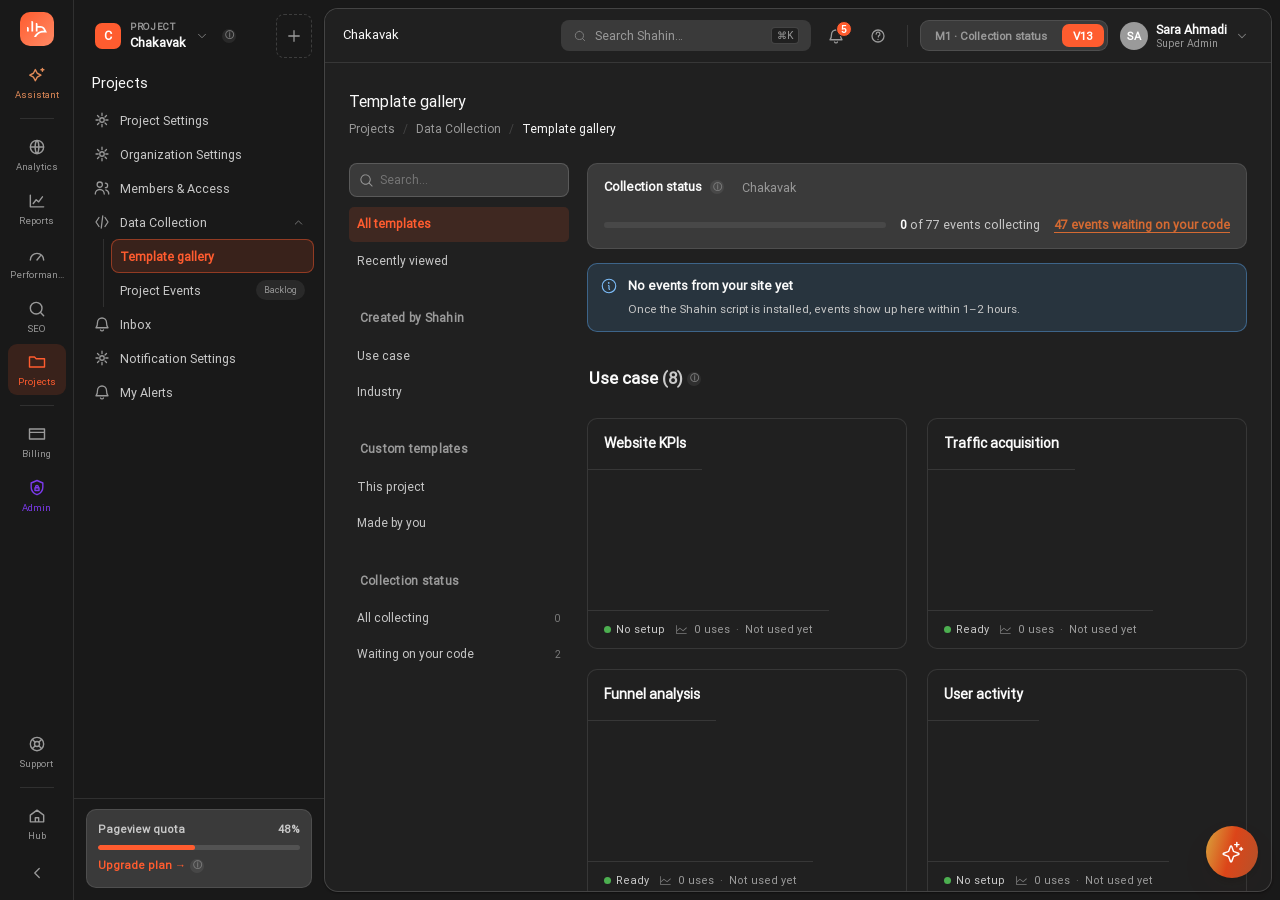
<file: demo/events-start/v13.html>
<!DOCTYPE html>
<html lang="fa" dir="rtl" data-theme="dark">
<head>
<meta charset="UTF-8"/>
<meta name="viewport" content="width=device-width,initial-scale=1"/>
<title>شاهین — گالری تمپلیت‌ها</title>
<link rel="stylesheet" href="../assets/shahin-tokens.css"/>
<link rel="stylesheet" href="../assets/shahin-components.css"/>
<link rel="stylesheet" href="../assets/shahin-responsive.css"/>
<style>
/* ══ v11 — PM 2026-11-14: Shahin has no «ready-made dashboards», only the templates it prepares in a gallery. v10 with the page
   renamed «گالری تمپلیت‌ها» / «Template gallery» (title, breadcrumb, nav, back link, open button, empty states); nothing else changes. ══ */
/* ══ v7 — PM 2026-10-31, ready dashboards = templates ══
   The page reads as Amplitude's template gallery filtered to Shahin's business-type templates. The gallery, card, starter and
   role-card pieces are copied from report-builder/rb-amp-builder.css + rb-shell.css (the builder's template gallery,
   rb-amp-templates.js) so both surfaces look like one product; the builder's files are not touched. Every colour via --sh-*. */
[hidden]{display:none!important}
.ph{display:inline-flex;flex-shrink:0}
.ph svg{width:100%;height:100%;fill:currentColor}

/* ── shared header pieces (from rb-shell.css) ── */
.rbx-head{display:flex;align-items:center;gap:10px;flex-wrap:wrap}
.rbx-title{font-size:16px;font-weight:800;color:var(--sh-text);min-width:0;display:inline-flex;align-items:center}
.rbx-sub{font-size:11.5px;color:var(--sh-muted);line-height:1.9}
.rbx-spacer{flex:1}
.rbx-crumb{display:inline-flex;align-items:center;gap:6px;font-size:11.5px;font-weight:700;color:var(--sh-muted);background:none;border:1px dashed transparent;border-radius:var(--sh-radius);padding:3px 7px;cursor:pointer;font-family:inherit;align-self:flex-start}
.rbx-crumb:hover{border-color:var(--sh-border-2);color:var(--sh-text-2)}
.rbx-crumb .ph{width:14px;height:14px}
.rbx-badge{display:inline-flex;align-items:center;gap:4px;font-size:10px;font-weight:800;padding:2px 8px;border-radius:var(--sh-radius-pill);border:1px solid var(--sh-border-2);background:var(--sh-neutral-bg);color:var(--sh-text-2);white-space:nowrap}
.rbx-badge .ph{width:12px;height:12px}
.rbx-callout{display:flex;gap:9px;align-items:flex-start;font-size:11.5px;line-height:1.85;color:var(--sh-text-2);background:var(--sh-info-bg);border:1px solid var(--sh-info-border);border-radius:var(--sh-radius);padding:9px 11px}
.rbx-callout.warn{background:var(--sh-warn-bg);border-color:var(--sh-warn-border)}
.rbx-callout>.ph{width:16px;height:16px;margin-top:2px;color:var(--sh-info)}
.rbx-callout.warn>.ph{color:var(--sh-warn)}
.rbx-search{display:flex;align-items:center;gap:6px;border:1px solid var(--sh-border-2);border-radius:var(--sh-radius);background:var(--sh-surface-2);padding:0 9px;min-height:34px}
.rbx-search .ph{width:15px;height:15px;color:var(--sh-muted)}
.rbx-search input{border:none;background:none;outline:none;color:var(--sh-text);font:inherit;font-size:12px;flex:1;min-width:0}
.rbx-item{display:flex;align-items:center;gap:8px;width:100%;text-align:start;background:none;border:none;cursor:pointer;font:inherit;font-size:12px;color:var(--sh-text-2);padding:7px 8px;border-radius:calc(var(--sh-radius) - 3px);min-width:0;text-decoration:none}
.rbx-item:hover{background:var(--sh-neutral-bg)}
.rbx-item.on{background:var(--sh-brand-soft);color:var(--sh-brand);font-weight:800}
.rbx-item .nm{flex:1;min-width:0;overflow:hidden;text-overflow:ellipsis;white-space:nowrap}
.rbx-item .ct{font-size:10px;color:var(--sh-muted-2)}
.rbx-item .ph{width:15px;height:15px;opacity:.85}
.sh-btn .ph{width:15px;height:15px}
.sh-btn[disabled]{opacity:.5;cursor:not-allowed}
a.sh-btn{text-decoration:none}
.rbx-head .sh-btn,.cap-code-copy{display:inline-flex;align-items:center;gap:6px;white-space:nowrap}

/* ── gallery (from rb-amp-builder.css «Template gallery») ── */
.tg-wrap{display:grid;grid-template-columns:220px minmax(0,1fr);gap:18px;align-items:start}
.tg-nav{display:flex;flex-direction:column;gap:2px;position:sticky;top:12px;min-width:0}
.tg-nav .rbx-search{margin-bottom:8px}
.tg-navh{font-size:10.5px;font-weight:800;color:var(--sh-muted);letter-spacing:.02em;padding:12px 10px 4px}
.tg-navfoot{margin-top:10px;padding-top:10px;border-top:1px solid var(--sh-border)}
.tg-main{min-width:0;display:flex;flex-direction:column;gap:14px}
.tg-grid{display:grid;grid-template-columns:repeat(auto-fill,minmax(250px,1fr));gap:12px}
.tg-card{display:flex;flex-direction:column;text-align:start;background:var(--sh-surface);border:1px solid var(--sh-border);border-radius:12px;padding:0;overflow:hidden;cursor:pointer;color:var(--sh-text);font:inherit;min-width:0;transition:border-color var(--sh-duration-fast,120ms) var(--sh-ease-standard,ease-out),box-shadow var(--sh-duration-fast,120ms) var(--sh-ease-standard,ease-out)}
.tg-card:hover,.tg-card:focus-visible{border-color:var(--sh-brand-border);box-shadow:var(--sh-shadow-1)}
.tg-thumb{display:block;background:var(--sh-surface-2);border-bottom:1px solid var(--sh-border);padding:10px 12px}
.tg-thumb>svg{display:block;width:100%;height:72px}
.tg-pane{fill:var(--sh-surface);stroke:var(--sh-border)}
.tg-c1{fill:var(--sh-c1)}.tg-c2{fill:var(--sh-c2)}
.tg-line{fill:none;stroke:var(--sh-c1);stroke-width:2.2;stroke-linejoin:round;stroke-linecap:round}
.tg-cbody{display:flex;flex-direction:column;gap:7px;padding:12px 14px 12px}
.tg-ctitle{display:flex;align-items:center;gap:7px;font-size:13.5px}
.tg-ctitle .ph{width:17px;height:17px;color:var(--sh-brand)}
.tg-cdesc{font-size:11.5px;line-height:1.7;color:var(--sh-muted)}
.tg-cmeta{display:flex;flex-wrap:wrap;align-items:center;gap:8px;font-size:11px;color:var(--sh-muted)}
.tg-cfoot{display:flex;justify-content:space-between;flex-wrap:wrap;gap:4px 8px;font-size:10.5px;color:var(--sh-muted);border-top:1px solid var(--sh-border);padding-top:8px;margin-top:2px}
.tg-cfoot .auto{display:inline-flex;align-items:center;gap:4px;color:var(--sh-good);font-weight:700}
.tg-cfoot .auto .ph{width:12px;height:12px}

/* ── live collection status (v6's rail, now a summary card above the grid) ── */
.cs-card{background:var(--sh-surface);border:1px solid var(--sh-border);border-radius:12px;padding:13px 15px;display:flex;flex-direction:column;gap:9px;min-width:0}
.cs-top{display:flex;align-items:center;gap:10px;flex-wrap:wrap}
.cs-h{font-size:12.5px;font-weight:800;display:inline-flex;align-items:center}
.cs-count{font-size:13px;font-weight:800;margin-inline-start:auto}
.cs-count b{font-size:20px;color:var(--sh-brand)}
.cs-count small{font-size:11.5px;font-weight:700;color:var(--sh-muted)}
.cs-bar{height:6px;border-radius:var(--sh-radius-pill);background:var(--sh-neutral-bg);overflow:hidden}
.cs-bar i{display:block;height:100%;background:var(--sh-good);border-radius:inherit}
.cs-pend{display:flex;flex-wrap:wrap;align-items:center;gap:6px;font-size:11.5px;color:var(--sh-text-2)}
.cs-chip{display:inline-flex;align-items:center;gap:6px;font:inherit;font-size:11px;font-weight:700;color:var(--sh-text-2);background:var(--sh-warn-bg);border:1px solid var(--sh-warn-border);border-radius:var(--sh-radius-pill);padding:3px 10px;cursor:pointer}
.cs-chip .dot{width:7px;height:7px;border-radius:50%;background:var(--sh-warn)}
.cs-chip .cnt{color:var(--sh-muted);font-weight:600}
.cs-chip:hover{border-color:var(--sh-warn)}
.cs-ov{font-size:11.5px;color:var(--sh-muted);line-height:1.75}
.cs-empty{font-size:11.5px;color:var(--sh-muted-2);font-style:italic}

/* ── hero ── */
.cap-hero{margin:2px 2px 4px}
.cap-hero-q{font-size:21px;font-weight:800;letter-spacing:-.3px;line-height:1.4;display:flex;align-items:center;flex-wrap:wrap}
.cap-hero-s{font-size:12.5px;color:var(--sh-muted);line-height:1.85;margin-top:7px}

/* ── starter page (from rb-amp-builder.css: .tg-split / .tg-roles / .tg-role) ── */
.tg-starter{display:flex;flex-direction:column;gap:10px;min-width:0}
.tg-split.solo{grid-template-columns:minmax(0,1fr)}
.tg-split{display:grid;grid-template-columns:minmax(0,390px) minmax(0,1fr);gap:16px;align-items:start;margin-top:4px}
.tg-roles{display:flex;flex-direction:column;gap:10px;background:var(--sh-surface);border:1px solid var(--sh-border);border-radius:12px;padding:12px;min-width:0}
.tg-rolesh{display:flex;align-items:center;gap:8px;flex-wrap:wrap;font-size:12.5px}
.tg-rolesh b{display:inline-flex;align-items:center}
.tg-rolesh .sh-chip{margin-inline-start:auto}
.tg-pack{border:1px solid var(--sh-border);border-radius:10px;overflow:hidden;min-width:0}
.tg-packh{display:flex;align-items:center;gap:8px;width:100%;background:var(--sh-surface-2);border:none;font:inherit;color:var(--sh-text);padding:9px 10px;cursor:pointer;text-align:start;flex-wrap:wrap}
.tg-packh b{font-size:12.5px}
.tg-packh .sh-chip{font-size:10.5px}
.tg-packh .car{margin-inline-start:auto;width:16px;height:16px;color:var(--sh-text-2);transition:transform var(--sh-duration-fast,120ms) var(--sh-ease-standard,ease-out)}
.tg-pack.open .tg-packh .car{transform:rotate(180deg)}
.tg-packd{font-size:11px;color:var(--sh-muted);line-height:1.6;flex-basis:100%}
.tg-packb{display:flex;flex-direction:column;gap:8px;padding:9px;min-width:0}
.tg-role{display:flex;flex-direction:column;gap:7px;border:1px solid var(--sh-border);border-radius:10px;padding:10px 11px;background:var(--sh-surface);min-width:0;transition:box-shadow var(--sh-duration-fast,120ms) var(--sh-ease-standard,ease-out)}
.tg-role.empty{border-style:dashed;border-color:var(--sh-warn-border);background:var(--sh-warn-bg)}
.tg-role.flash{box-shadow:0 0 0 2px var(--sh-brand)}
.tg-rhead{display:flex;align-items:center;justify-content:space-between;gap:8px;font-size:12.5px;min-width:0}
.tg-evn{font-family:ui-monospace,SFMono-Regular,Menlo,monospace;font-size:12px;font-weight:700;direction:ltr;unicode-bidi:isolate;color:var(--sh-text);overflow-wrap:anywhere;min-width:0}
.tg-rn{font-size:10.5px;color:var(--sh-muted);white-space:nowrap}
.tg-rdef{font-size:11.5px;line-height:1.7;color:var(--sh-muted)}
.tg-rfeed{font-size:11px;color:var(--sh-muted-2);line-height:1.6}
.tg-rfeed b{color:var(--sh-text-2);font-weight:700}
.tg-auto{display:inline-flex;align-items:center;gap:5px;font-size:10.5px;font-weight:700;color:var(--sh-good)}
.tg-auto .ph{width:13px;height:13px}
.tg-wait1{display:inline-flex;align-items:center;gap:5px;font:inherit;font-size:10.5px;font-weight:700;color:var(--sh-info);background:var(--sh-info-bg);border:1px solid var(--sh-info-border);border-radius:var(--sh-radius-pill);padding:3px 10px;cursor:pointer;align-self:flex-start}
.tg-wait1 .ph{width:13px;height:13px}
.tg-hs{display:flex;align-items:center;gap:8px;flex-wrap:wrap}
.tg-hshint{font-size:11px;color:var(--sh-text-2);line-height:1.6;flex:1;min-width:140px}
.tg-hsbtn{flex:0 0 auto;display:inline-flex;align-items:center;gap:6px;border:1px solid var(--sh-brand-border);background:var(--sh-brand-soft);color:var(--sh-brand);font:inherit;font-size:11.5px;font-weight:800;padding:6px 13px;border-radius:var(--sh-radius-pill);cursor:pointer;white-space:nowrap;transition:background-color var(--sh-duration-fast,120ms) var(--sh-ease-standard,ease-out),color var(--sh-duration-fast,120ms) var(--sh-ease-standard,ease-out),border-color var(--sh-duration-fast,120ms) var(--sh-ease-standard,ease-out)}
.tg-hsbtn:hover{background:var(--sh-brand);color:var(--sh-bg);border-color:var(--sh-brand)}
.tg-schbtn{display:inline-flex;align-items:center;gap:5px;align-self:flex-start;background:none;border:none;font:inherit;font-size:11px;font-weight:700;color:var(--sh-text-2);padding:2px 0;cursor:pointer}
.tg-schbtn .ph{width:13px;height:13px;transition:transform var(--sh-duration-fast,120ms) var(--sh-ease-standard,ease-out)}
.tg-schbtn[aria-expanded="true"] .ph{transform:rotate(180deg)}
.tg-schbtn:hover{color:var(--sh-brand)}
.tg-sch{display:flex;flex-direction:column;gap:8px;min-width:0}
.cap-fields{display:flex;gap:6px;flex-wrap:wrap}
.cap-fchip{font-family:ui-monospace,SFMono-Regular,Menlo,monospace;font-size:11px;font-weight:600;padding:3px 8px;border-radius:8px;border:1px solid var(--sh-border-2);background:var(--sh-neutral-bg);color:var(--sh-text-2);unicode-bidi:isolate;direction:ltr;overflow-wrap:anywhere}
.cap-fchip.req{border-color:var(--sh-brand-border);background:var(--sh-brand-soft);color:var(--sh-text)}
.cap-fchip .ty{color:var(--sh-muted)}
.cap-fnone{font-size:11px;color:var(--sh-muted-2);font-style:italic}
.cap-code{display:flex;flex-direction:column;gap:6px;min-width:0}
.cap-code-pre{margin:0;background:var(--sh-surface-2);border:1px solid var(--sh-border);border-radius:9px;padding:10px 10px 9px;font-family:ui-monospace,SFMono-Regular,Menlo,monospace;font-size:11px;line-height:1.8;direction:ltr;text-align:left;color:var(--sh-text-2);white-space:pre;overflow-x:auto;max-width:100%}
.cap-code-copy{align-self:flex-start}
.tg-canvas{display:flex;flex-direction:column;gap:12px;min-width:0;position:sticky;top:12px}
.tg-canvh{display:flex;align-items:center;gap:8px;font-size:12.5px;font-weight:800}
.tg-tiles{display:grid;grid-template-columns:repeat(auto-fill,minmax(220px,1fr));gap:12px}
.tg-tile{background:var(--sh-surface);border:1px solid var(--sh-border);border-radius:12px;padding:12px;display:flex;flex-direction:column;gap:7px;min-width:0}
.tg-tile.text{grid-column:1/-1;background:var(--sh-surface-2)}
.tg-tile.text h3{margin:0 0 4px;font-size:14px}
.tg-tile.text div{font-size:12px;line-height:1.85;color:var(--sh-text-2)}
.tg-tilet{font-size:12.5px;font-weight:800;line-height:1.5}
.tg-tiled{display:flex;align-items:center;gap:6px;flex-wrap:wrap;font-size:10.5px;color:var(--sh-muted)}
.tg-type{font-size:10px;font-weight:800;padding:1px 7px;border-radius:var(--sh-radius-pill);background:var(--sh-neutral-bg);color:var(--sh-text-2);border:1px solid var(--sh-border-2)}
.tg-tile>svg{display:block;width:100%;height:56px}
.tg-ready{display:inline-flex;align-items:center;gap:5px;font-size:11px;font-weight:700;color:var(--sh-good)}
.tg-ready .ph{width:13px;height:13px}
.tg-wait{display:flex;align-items:flex-start;gap:8px;font-size:11.5px;line-height:1.8;color:var(--sh-muted);padding:9px 10px;border:1px dashed var(--sh-border-2);border-radius:10px}
.tg-wait>.ph{width:16px;height:16px;margin-top:3px}
.tg-evlink{font-family:ui-monospace,SFMono-Regular,Menlo,monospace;font-size:11px;font-weight:700;direction:ltr;unicode-bidi:isolate;background:var(--sh-warn-bg);border:1px solid var(--sh-warn-border);color:var(--sh-text);border-radius:6px;padding:2px 8px;cursor:pointer;margin:3px;display:inline-flex;align-items:center;min-height:24px;vertical-align:middle}
.tg-evlink:hover{border-color:var(--sh-warn)}

/* ── per-project status pieces (PM 2026-10-31) ── */
.cs-proj{display:inline-flex;align-items:center;gap:5px;font-size:11px;color:var(--sh-text-2);background:var(--sh-neutral-bg);border:1px solid var(--sh-border-2);border-radius:var(--sh-radius-pill);padding:2px 9px}
.cs-proj .ph{width:13px;height:13px}
.cs-first{display:flex;align-items:center;gap:6px;font-size:11.5px;color:var(--sh-info)}
.cs-first .ph{width:14px;height:14px}
.cs-noev{display:flex;gap:10px;align-items:flex-start;background:var(--sh-info-bg);border:1px solid var(--sh-info-border);border-radius:10px;padding:11px 12px}
.cs-noev>.ph{width:18px;height:18px;color:var(--sh-info);margin-top:2px}
.cs-noev-t{font-size:13px;font-weight:800;color:var(--sh-text)}
.cs-noev-h{font-size:11.5px;color:var(--sh-text-2);line-height:1.8;margin-top:2px}
.tg-first{display:inline-flex;align-items:center;gap:5px;font-size:10.5px;font-weight:700;color:var(--sh-info)}
.tg-first .ph{width:13px;height:13px}
.tg-ready.first{color:var(--sh-info)}
.tg-cfoot .bycode{display:inline-flex;align-items:center;gap:4px;color:var(--sh-text-2);font-weight:700}
.tg-cfoot .bycode .ph{width:12px;height:12px}
.rbx-callout.good{background:var(--sh-good-bg);border-color:var(--sh-good-border)}
.rbx-callout.good>.ph{color:var(--sh-good)}
.cap-link{color:var(--sh-brand);font-weight:800;text-decoration:underline}

/* ── save modal (from rb-shell.css: .rbx-ov / .rbx-modal / .rbx-field / .rbx-pick) ── */
.rbx-ov{position:fixed;inset:0;background:var(--sh-overlay,rgba(0,0,0,.42));z-index:900;display:flex;align-items:center;justify-content:center;padding:16px;opacity:0;transition:opacity var(--sh-duration-fast,140ms) var(--sh-ease-decelerate,ease-out)}
.rbx-ov.show{opacity:1}
.rbx-modal{background:var(--sh-surface);border:1px solid var(--sh-border);border-radius:calc(var(--sh-radius) + 4px);box-shadow:var(--sh-shadow-2);width:520px;max-width:100%;max-height:calc(100vh - 32px);display:flex;flex-direction:column;transform:translateY(8px);transition:transform var(--sh-duration-fast,140ms) var(--sh-ease-decelerate,ease-out)}
.rbx-ov.show .rbx-modal{transform:none}
.rbx-mhead{display:flex;align-items:center;gap:10px;padding:16px 18px 6px}
.rbx-mtitle{font-size:15px;font-weight:800;flex:1}
.rbx-mx{background:none;border:none;cursor:pointer;color:var(--sh-muted);font-size:20px;line-height:1;padding:2px 6px;border-radius:6px}
.rbx-mx:hover{color:var(--sh-text);background:var(--sh-neutral-bg)}
.rbx-msub{font-size:11.5px;color:var(--sh-muted);padding:0 18px;line-height:1.9}
.rbx-mbody{padding:14px 18px;display:flex;flex-direction:column;gap:14px;overflow:auto}
.rbx-mfoot{display:flex;align-items:center;gap:10px;padding:12px 18px 16px;border-top:1px solid var(--sh-border)}
.rbx-field{display:flex;flex-direction:column;gap:6px;font-size:11.5px;font-weight:800;color:var(--sh-text-2)}
.rbx-field .sh-input{width:100%;box-sizing:border-box;font-weight:400}
.rbx-field textarea.sh-input{font:inherit;font-size:12px;font-weight:400;color:var(--sh-text);background:var(--sh-surface-2);border:1px solid var(--sh-border-2);border-radius:var(--sh-radius);padding:8px 10px;min-height:56px;resize:vertical}
.rbx-note{font-size:11px;font-weight:400;color:var(--sh-muted);line-height:1.8}
.rbx-err{font-size:11px;font-weight:700;color:var(--sh-bad)}
.rbx-pick{display:flex;flex-direction:column;border:1px solid var(--sh-border);border-radius:var(--sh-radius);max-height:200px;overflow:auto}
.rbx-pickrow{display:flex;align-items:center;gap:9px;padding:8px 11px;border-bottom:1px solid var(--sh-border);font-size:12px;color:var(--sh-text)}
.rbx-pickrow:last-child{border-bottom:none}
.rbx-pickrow .grow{flex:1;min-width:0}
.rbx-pickrow .ph{width:14px;height:14px;color:var(--sh-muted)}
@media (prefers-reduced-motion:reduce){.rbx-ov,.rbx-ov .rbx-modal{transition:opacity var(--sh-duration-fast,140ms) linear}.rbx-ov .rbx-modal{transform:none}}

/* ── skeleton loading (gallery shape) ── */
.cap-skel{display:grid;grid-template-columns:220px minmax(0,1fr);gap:18px}
.cap-skel-g{display:grid;grid-template-columns:repeat(auto-fill,minmax(250px,1fr));gap:12px}
.cap-sk{background:var(--sh-surface);border:1px solid var(--sh-border);border-radius:12px;position:relative;overflow:hidden}
.cap-sk::after{content:"";position:absolute;inset:0;background:linear-gradient(90deg,transparent,var(--sh-neutral-bg),transparent);animation:capsheen 1.3s infinite}
@keyframes capsheen{0%{transform:translateX(-100%)}100%{transform:translateX(100%)}}
.cap-sk.h60{height:60px}.cap-sk.h220{height:220px}.cap-sk.h300{height:300px}
.cap-skel-m{display:flex;flex-direction:column;gap:12px}

/* reduced motion: same weight as the rules it cancels */
@media (prefers-reduced-motion:reduce){
  .cap-sk::after{animation:none}
  .tg-card,.tg-role,.tg-hsbtn{transition:none}
  .tg-packh .car,.tg-schbtn .ph{transition:none}
}

/* ── responsive (the builder's breakpoints) ── */
@media (max-width:1100px){.tg-split{grid-template-columns:minmax(0,1fr)}.tg-canvas{position:static}}
@media (max-width:900px){
  .tg-wrap,.cap-skel{grid-template-columns:minmax(0,1fr)}
  .tg-nav{position:static;flex-direction:row;flex-wrap:wrap;gap:6px}
  .tg-nav .rbx-search{flex-basis:100%}
  .tg-navh{display:none}
  .tg-nav .rbx-item{width:auto;border:1px solid var(--sh-border)}
  .tg-navfoot{flex-basis:100%;margin-top:4px}
}
@media (max-width:520px){
  .cap-hero-q{font-size:18px}
  .tg-grid,.tg-tiles,.cap-skel-g{grid-template-columns:minmax(0,1fr)}
  .cs-count{margin-inline-start:0}
}

/* ── v8 · Amplitude template gallery ▸ Industry (PM 2026-11-03) ── */
.i8-wrap .tg-navh,.tg-nav .tg-navh{display:block;font-size:12px;color:var(--sh-muted);font-weight:600;margin:16px 0 4px;padding-inline:11px}
.i8-sec{font-size:17px;font-weight:700;color:var(--sh-text);margin:18px 2px 12px}
.i8-sec .i8-n{color:var(--sh-text-2);font-weight:600}
.i8-grid{display:grid;grid-template-columns:repeat(4,minmax(0,1fr));gap:20px}
.i8-card{display:flex;flex-direction:column;padding:0;overflow:hidden;border:1px solid var(--sh-border);border-radius:10px;background:var(--sh-surface);text-align:start;cursor:pointer;box-shadow:none}
.i8-card:hover{border-color:var(--sh-brand-border);box-shadow:0 2px 10px rgba(0,0,0,.06)}
.i8-card:focus-visible{outline:2px solid var(--sh-brand);outline-offset:2px}
.i8-head{display:flex;align-items:center;gap:8px;padding:13px 16px;border-bottom:1px solid var(--sh-border);min-height:48px}
.i8-head b{font-size:14px;font-weight:600;color:var(--sh-text);flex:1;min-width:0}
.i8-st{display:inline-flex;align-items:center;gap:5px;font-size:11px;color:var(--sh-text-2);white-space:nowrap}
.i8-st i{width:7px;height:7px;border-radius:50%;display:inline-block;background:var(--sh-info)}
.i8-st.good i{background:var(--sh-good)}.i8-st.warn i{background:var(--sh-warn)}
.i8-ill{position:relative;height:126px;display:grid;place-items:center}
.i8-ill.p-good{background:color-mix(in srgb,var(--sh-good) 24%,var(--sh-surface))}.i8-ill.p-info{background:color-mix(in srgb,var(--sh-info) 24%,var(--sh-surface))}.i8-ill.p-bad{background:color-mix(in srgb,var(--sh-bad) 20%,var(--sh-surface))}.i8-ill.p-warn{background:color-mix(in srgb,var(--sh-warn) 24%,var(--sh-surface))}
.i8-paper{position:relative;z-index:1;width:62%;height:86px;background:var(--sh-surface);border-radius:6px;box-shadow:0 1px 4px rgba(0,0,0,.08);display:block;padding:4px}
.i8-paper svg{width:100%;height:100%;display:block}
.i8-paper.back{position:absolute;z-index:0;opacity:.55;transform:translate(9px,-7px) rotate(-2deg)}
[dir=rtl] .i8-paper.back{transform:translate(-9px,-7px) rotate(2deg)}
/* ── v10 (PM 2026-11-11, «the card images are ugly»): each card shows a small preview of its own dashboard — the template's
   colour and icon, two KPI tiles and its first chart drawn from its real cards — in place of the same pastel sheet and squiggle.
   The window is cropped by the card's bottom edge, like Amplitude's template thumbnails. --h is the template's chart colour. ── */
.i9-ill{position:relative;height:140px;overflow:hidden;display:block;--h:var(--sh-chart-1);
  background:radial-gradient(120% 90% at 50% 0%,color-mix(in srgb,var(--h) 22%,var(--sh-surface)) 0%,color-mix(in srgb,var(--h) 8%,var(--sh-surface)) 100%);
  border-bottom:1px solid var(--sh-border)}
.i9-ill::before{content:"";position:absolute;inset:0;background-image:radial-gradient(color-mix(in srgb,var(--h) 30%,transparent) 1px,transparent 1.2px);background-size:12px 12px;opacity:.5;
  -webkit-mask-image:linear-gradient(to bottom,#000,transparent 85%);mask-image:linear-gradient(to bottom,#000,transparent 85%)}
.i9-win{position:absolute;inset-inline:10%;top:16px;bottom:-14px;display:flex;flex-direction:column;gap:6px;padding:8px 9px;background:var(--sh-surface);
  border:1px solid color-mix(in srgb,var(--h) 22%,var(--sh-border));border-radius:9px;box-shadow:0 6px 18px -8px color-mix(in srgb,var(--h) 45%,transparent);
  transition:transform var(--sh-duration-fast,120ms) cubic-bezier(.2,0,0,1)}
.i8-card:hover .i9-win,.i8-card:focus-visible .i9-win{transform:translateY(-3px)}
@media (prefers-reduced-motion:reduce){.i9-win{transition:none}.i8-card:hover .i9-win,.i8-card:focus-visible .i9-win{transform:none}}
.i9-wh{display:flex;align-items:center;gap:6px}
.i9-wi{width:20px;height:20px;border-radius:6px;display:grid;place-items:center;flex:none;background:color-mix(in srgb,var(--h) 18%,var(--sh-surface));color:var(--h)}
.i9-wi .ph,.i9-wi svg{width:13px;height:13px;display:block}
.i9-wl{display:flex;flex-direction:column;gap:3px;flex:1}
.i9-wl i{display:block;height:4px;border-radius:2px;background:var(--sh-border-2);width:46%}
.i9-wl i+i{height:3px;width:28%;background:var(--sh-border)}
.i9-win svg.i9-body{width:100%;flex:1;min-height:0;display:block}
.i9-t{fill:var(--sh-surface-2);stroke:var(--sh-border);stroke-width:.6}
.i9-l1{fill:var(--sh-border-2)}.i9-l2{fill:var(--sh-border)}
.i9-n{fill:var(--sh-text);opacity:.82}
.i9-h{fill:var(--h)}.i9-hs{fill:none;stroke:var(--h);stroke-width:1.8;stroke-linecap:round;stroke-linejoin:round}
.i9-ha{fill:var(--h);opacity:.16}
.i9-g{stroke:var(--sh-border);stroke-width:.6;stroke-dasharray:2 2}
.i9-plat{position:absolute;top:7px;inset-inline-end:8px;z-index:2;font-size:10.5px;line-height:17px;padding:0 7px;border-radius:999px;
  background:var(--sh-surface);color:var(--sh-text);border:1px solid color-mix(in srgb,var(--h) 35%,var(--sh-border));font-weight:600}
@media (max-width:760px){.i9-ill{height:112px}.i9-win{top:18px}}
.i8-ln{fill:var(--sh-border-2)}.i8-ln2{fill:var(--sh-border)}
.i8-strip{display:flex;flex-wrap:wrap;align-items:center;gap:8px 14px;padding:10px 14px;border:1px solid var(--sh-border);border-radius:10px;background:var(--sh-surface);font-size:12.5px;color:var(--sh-text-2)}
.i8-sh{font-weight:700;color:var(--sh-text);display:inline-flex;align-items:center;gap:4px}
.i8-proj{color:var(--sh-muted)}
.i8-bar{flex:1;min-width:120px;height:6px;border-radius:99px;background:var(--sh-neutral-bg);overflow:hidden}
.i8-bar i{display:block;height:100%;background:var(--sh-good);border-radius:99px}
.i8-cnt b{color:var(--sh-text);font-weight:800}
.i8-wait{border:0;background:none;color:var(--sh-warn);font:inherit;font-weight:600;cursor:pointer;padding:0;text-decoration:underline;text-underline-offset:3px}
.i8-first{color:var(--sh-info)}
/* ── v8 · the full template gallery (PM 2026-11-03, milestone 11): usage line, groups, customer-template menu, role binding ── */
.i8-sub{font-size:14px;font-weight:700;color:var(--sh-text);margin:22px 2px 10px}
.i8-sub .i8-n{color:var(--sh-text-2);font-weight:600}
.i8-use{display:flex;align-items:center;flex-wrap:wrap;gap:4px 6px;padding:9px 16px;border-top:1px solid var(--sh-border);font-size:11px;color:var(--sh-muted)}
.i8-use .ph{width:13px;height:13px;color:var(--sh-muted-2)}
.i8-dot{color:var(--sh-muted-2)}
.i8-tmeta .i8-use{border:0;padding:4px 0 0}
.i8-card.org{position:relative}
.i8-omenu{margin-inline-start:2px}
.rbx-icbtn{display:inline-grid;place-items:center;width:28px;height:28px;flex:0 0 28px;border:1px solid var(--sh-border);border-radius:8px;background:var(--sh-surface);color:var(--sh-text-2);font:inherit;font-size:15px;line-height:1;cursor:pointer;transition:border-color var(--sh-duration-fast,120ms) var(--sh-ease-standard,ease-out),color var(--sh-duration-fast,120ms) var(--sh-ease-standard,ease-out)}
.rbx-icbtn:hover{border-color:var(--sh-brand);color:var(--sh-brand)}
.rbx-icbtn .ph{width:16px;height:16px}
.i8-menu{position:absolute;z-index:60;min-width:240px;max-width:min(320px,calc(100vw - 16px));background:var(--sh-surface);border:1px solid var(--sh-border);border-radius:10px;box-shadow:0 8px 24px rgba(0,0,0,.14);padding:5px}
.i8-mi{display:flex;align-items:flex-start;gap:9px;width:100%;border:0;background:none;font:inherit;font-size:12.5px;color:var(--sh-text);padding:8px 10px;border-radius:7px;cursor:pointer;text-align:start}
.i8-mi:hover,.i8-mi:focus-visible{background:var(--sh-neutral-bg)}
.i8-mi[disabled]{opacity:.45;cursor:default;background:none}
.i8-mi .ph{width:15px;height:15px;margin-top:2px;color:var(--sh-text-2)}
.i8-mi .grow{display:flex;flex-direction:column;gap:2px;flex:1;min-width:0}
.i8-mi small{font-size:10.5px;color:var(--sh-muted)}
.i8-msep{height:1px;background:var(--sh-border);margin:5px 4px}
.tg-rbind{display:flex;align-items:center;gap:6px}
.tg-ev{flex:1;min-width:0;display:flex;align-items:center;gap:6px;border:1px solid var(--sh-border);border-radius:8px;background:var(--sh-surface-2);padding:6px 9px;font:inherit;font-size:12px;color:var(--sh-text);cursor:pointer;text-align:start}
.tg-ev:hover{border-color:var(--sh-brand-border)}
.tg-ev>span:not(.ph):not(.rbx-caret){flex:1;min-width:0;overflow:hidden;text-overflow:ellipsis;white-space:nowrap}
.tg-ev .ph{width:14px;height:14px;color:var(--sh-brand)}
.tg-add{align-self:flex-start}
.tg-track{display:flex;flex-direction:column;gap:6px;font-size:11px;line-height:1.7;color:var(--sh-text)}
.tg-track pre{margin:0;padding:8px 10px;border-radius:8px;background:var(--sh-surface-2);border:1px solid var(--sh-border);font-family:ui-monospace,Menlo,monospace;font-size:11px;line-height:1.6;text-align:left;white-space:pre-wrap;word-break:break-all}
.tg-track .sh-btn{align-self:flex-start}
.tg-dup{font-size:11px}
.tg-picklist{max-height:340px;overflow:auto;margin-top:10px}
.tg-pickh{font-size:10.5px;font-weight:800;color:var(--sh-muted);padding:8px 11px 4px}
.tg-pickrow{width:100%;font:inherit;background:none;border:none;border-bottom:1px solid var(--sh-border);color:var(--sh-text);cursor:pointer;text-align:start}
.tg-pickrow:hover{background:var(--sh-neutral-bg)}
.tg-pickrow.on{background:var(--sh-brand-soft)}
.tg-pickrow .ph{width:14px;height:14px;color:var(--sh-muted)}
.tg-pickrow .grow{flex:1;min-width:0}
.tg-evid{font-size:10.5px;color:var(--sh-muted);font-family:ui-monospace,Menlo,monospace}
@media (prefers-reduced-motion:reduce){.rbx-icbtn{transition:none}}
@media (max-width:1100px){.i8-grid{grid-template-columns:repeat(2,minmax(0,1fr))}}
@media (max-width:760px){.i8-grid{gap:12px}.i8-ill{height:100px}}
@media (max-width:420px){.i8-grid{grid-template-columns:1fr}}
/* v13 (PM 2026-11-16, «exactly like Amplitude»): the v9 facet chips and card tags are gone; use case and industry are nav
   categories. The collection summary sits in Amplitude's banner slot: a quiet grey box, a bold first line, the detail under it. */
.i8-strip.i13-banner{background:var(--sh-surface-2);padding:12px 16px;gap:8px 14px}
.i13-br{flex-basis:100%;height:0}
.i13-foot{justify-content:space-between;gap:6px 10px}
/* Amplitude's gallery keeps cards wide (three across beside its nav); the v8 four-column grid made them narrow beside Shahin's two menus */
.tg-grid.i8-grid{grid-template-columns:repeat(auto-fill,minmax(250px,1fr))}
/* under 900px the nav becomes a row of pills; its group headings would sit among them as stray words, so they hide
   (the v8 rule meant this but lost to the later «.tg-nav .tg-navh» selector) */
@media (max-width:900px){.tg-nav .tg-navh{display:none}}
/* ── v13 · template page on Amplitude's starter (PM 2026-11-16; the dashboard preview stays out, PM 2026-11-14) ── */
.i13-starter{gap:12px}
.i13-top{display:flex;align-items:center;gap:8px;flex-wrap:wrap}
.i13-back{display:inline-flex;align-items:center;gap:6px;background:none;border:0;padding:4px 0;font:inherit;font-size:12.5px;font-weight:600;color:var(--sh-brand);cursor:pointer}
.i13-back:hover{text-decoration:underline;text-underline-offset:3px}
.i13-back .ph{width:15px;height:15px}
.i13-back:focus-visible{outline:2px solid var(--sh-brand);outline-offset:2px;border-radius:4px}
.i13-head .rbx-title{font-size:20px;font-weight:700}
.i13-badge{font-weight:600;border-color:var(--sh-border);border-radius:6px}
.i13-starter .tg-roles{padding:14px;gap:12px}
.i13-pack{border:0;border-radius:0;overflow:visible}
.i13-pack .tg-packh{background:none;padding:6px 2px;gap:6px 8px}
.i13-pack .tg-packh .car{margin-inline-start:0;transform:rotate(-90deg)}
[dir=rtl] .i13-pack .tg-packh .car{transform:rotate(90deg)}
.i13-pack.open .tg-packh .car,[dir=rtl] .i13-pack.open .tg-packh .car{transform:none}
.i13-pc{font-size:11.5px;color:var(--sh-text-2);margin-inline-start:auto}
.i13-pack .tg-packd{padding-inline-start:22px}
.i13-pack .tg-packb,.i13-roles{display:grid;grid-template-columns:repeat(auto-fill,minmax(270px,1fr));gap:12px;padding:6px 0 4px;align-items:stretch}
.i13-role{padding:0;gap:0;overflow:hidden;background:var(--sh-surface-2);border-color:var(--sh-border)}
.i13-rbody{flex:1;display:flex;flex-direction:column;gap:6px;padding:11px 12px 10px;min-width:0}
.i13-role .tg-rhead b{font-size:13px;font-weight:600}
.i13-strip{display:flex;align-items:center;gap:8px;flex-wrap:wrap;min-height:38px;padding:7px 12px;border:0;border-top:1px solid var(--sh-border);background:var(--sh-surface);font:inherit;font-size:12px;color:var(--sh-text);text-align:start;width:100%}
.i13-strip>.tg-auto,.i13-strip>.tg-first,.i13-strip>.tg-wait1{margin-inline-start:auto}
.i13-strip .tg-evn{font-size:11.5px;font-weight:600}
.i13-strip.act{border-radius:0;justify-content:space-between;background:var(--sh-brand-soft);color:var(--sh-brand);border-top-color:var(--sh-brand-border);cursor:pointer;font-weight:700;
  transition:background-color var(--sh-duration-fast,120ms) var(--sh-ease-standard,ease-out),color var(--sh-duration-fast,120ms) var(--sh-ease-standard,ease-out)}
.i13-strip.act:hover{background:var(--sh-brand);color:var(--sh-bg)}
.i13-strip.act:hover .tg-evn{color:inherit}
.i13-strip.act:focus-visible{outline:2px solid var(--sh-brand);outline-offset:-2px}
.i13-go{display:inline-flex;align-items:center;gap:6px}
.i13-go .ph{width:14px;height:14px}
.i13-ev{flex:1;min-width:0;text-align:start;background:none;border:0;padding:0;font:inherit;font-size:12.5px;font-weight:600;color:var(--sh-text);cursor:pointer;overflow:hidden;text-overflow:ellipsis;white-space:nowrap}
.i13-ev:hover{color:var(--sh-brand)}
.i13-x{background:none;border:0;color:var(--sh-muted);font-size:16px;line-height:1;cursor:pointer;padding:2px 4px;border-radius:4px}
.i13-x:hover{color:var(--sh-text);background:var(--sh-neutral-bg)}
.i13-role .tg-track{font-size:11px;line-height:1.7;color:var(--sh-text-2);display:flex;flex-direction:column;gap:6px}
@media (prefers-reduced-motion:reduce){.i13-strip.act{transition:none}}
@media (max-width:520px){.i13-banner .i8-bar{flex-basis:100%}}
.i13-u{display:inline-flex;align-items:center;flex-wrap:wrap;gap:4px 6px}
.i13-banner .i8-sh{font-size:13px}
</style>
</head>
<body class="sh-layout">

<main class="sh-main">
  <header class="sh-topbar">
    <div>
      <div class="sh-page-title" data-fa="گالری تمپلیت‌ها" data-en="Template gallery">گالری تمپلیت‌ها</div>
      <div class="sh-crumb" data-fa="پروژه‌ها › جمع‌آوری داده › گالری تمپلیت‌ها" data-en="Projects › Data Collection › Template gallery">پروژه‌ها › جمع‌آوری داده › گالری تمپلیت‌ها</div>
    </div>
    <div class="sh-topbar-spacer"></div>
    <div class="sh-topbar-actions"></div>
  </header>

  <div class="sh-content" id="capRoot">

    <!-- ══════════ LOADING (gallery shape) ══════════ -->
    <div class="cap-skel" id="capLoading" hidden aria-busy="true">
      <div class="cap-sk h300"></div>
      <div class="cap-skel-m">
        <div class="cap-sk h60"></div>
        <div class="cap-skel-g"><div class="cap-sk h220"></div><div class="cap-sk h220"></div><div class="cap-sk h220"></div></div>
      </div>
    </div>

    <!-- ══════════ ERROR ══════════ (verbatim from v6) -->
    <div class="sh-card" id="capError" hidden>
      <div class="sh-state">
        <div class="sh-state-icon" data-ic="warning"></div>
        <div class="sh-state-title" data-fa="پک‌ها بارگذاری نشدند" data-en="Couldn’t load the packs">پک‌ها بارگذاری نشدند</div>
        <div class="sh-state-hint" data-fa="ارتباط با سرور برقرار نشد؛ چیزی تغییر نکرده است." data-en="We couldn’t reach the server; nothing has changed.">ارتباط با سرور برقرار نشد؛ چیزی تغییر نکرده است.</div>
        <button class="sh-btn primary compact" id="capRetry" data-fa="تلاش دوباره" data-en="Try again">تلاش دوباره</button>
      </div>
    </div>

    <!-- ══════════ NO ACCESS (role) — no CTA per convention ══════════ (verbatim from v6) -->
    <div class="sh-card" id="capDenied" hidden>
      <div class="sh-state">
        <div class="sh-state-icon" data-ic="lock-simple"></div>
        <div class="sh-state-title" data-fa="دسترسی شما به این بخش باز نیست" data-en="You don’t have access to this section">دسترسی شما به این بخش باز نیست</div>
        <div class="sh-state-hint" data-fa="پک‌های ایونت را ادمین پروژه مدیریت می‌کند. برای دسترسی با او در تماس باشید." data-en="Event packs are managed by a project admin. Contact them for access.">پک‌های ایونت را ادمین پروژه مدیریت می‌کند. برای دسترسی با او در تماس باشید.</div>
      </div>
    </div>

    <!-- ══════════ MAIN: gallery or starter, rendered by JS ══════════ -->
    <div id="capMain"></div>
  </div>
</main>

<div id="gtt"></div>
<script src="versions.js"></script>
<script>
/* PM 2026-11-03: the milestone-1 version is this same page with ?m=1 (no copy, so it can never drift); es-start-m1.js only hides scope */
window.SHAHIN_M = (new URLSearchParams(location.search)).get('m');
window.SHAHIN_PAGE = Object.assign({}, window.SHAHIN_PAGE_META, { version: window.SHAHIN_M === '1' || window.SHAHIN_M === '2' ? 'm1' : 'v13' });   /* milestone 2 adds nothing here, so ?m=2 (from the menu of a milestone-2 page) is the milestone-1 cut */
/* ?project=N wins and is written back before the nav reads it, as the report builder's engine does (rb-engine-v12.js) */
(function(){ try{ var q=new URLSearchParams(location.search).get('project'); if(q!=null && /^[0-3]$/.test(q)) localStorage.setItem('shahin-nav-project', q); }catch(e){} })();
</script>
<script src="../assets/shahin-nav.js"></script>
<script src="../assets/shahin.js"></script>
<!-- PM 2026-11-03: the builder's own per-project events and the shared template catalog, so roles bind as they do in the builder -->
<script src="../report-builder/rb-engine-v12.js"></script>
<script src="../report-builder/rb-data-defs.js"></script>
<script src="../report-builder/rb-tpl-catalog.js"></script>
<script>if (window.SHAHIN_M === '1' || window.SHAHIN_M === '2') document.write('<script src="es-start-m1.js"><\/script>');</script>
<script>
(function(){
  'use strict';
  var qs = new URLSearchParams(location.search);
  var $  = function(id){ return document.getElementById(id); };
  var curLang = function(){ return (window.Shahin && Shahin.lang) ? Shahin.lang() : (document.documentElement.lang==='en'?'en':'fa'); };
  var t   = function(fa,en){ return curLang()==='fa' ? fa : en; };
  var num = function(n){ return (window.Shahin && Shahin.fmt) ? Shahin.fmt(n) : String(n); };
  function esc(s){ return String(s).replace(/&/g,'&amp;').replace(/</g,'&lt;').replace(/>/g,'&gt;').replace(/"/g,'&quot;'); }
  /* Phosphor (regular) icons, from design-system/assets/ph-icons.js */
  var PH = {"coins":"<path fill=\"currentColor\" d=\"M184 89.57V84c0-25.08-37.83-44-88-44S8 58.92 8 84v40c0 20.89 26.25 37.49 64 42.46V172c0 25.08 37.83 44 88 44s88-18.92 88-44v-40c0-20.7-25.42-37.32-64-42.43M232 132c0 13.22-30.79 28-72 28c-3.73 0-7.43-.13-11.08-.37C170.49 151.77 184 139 184 124v-18.26c29.87 4.45 48 16.53 48 26.26M72 150.25v-23.79A184 184 0 0 0 96 128a184 184 0 0 0 24-1.54v23.79A163 163 0 0 1 96 152a163 163 0 0 1-24-1.75m96-40.32V124c0 8.39-12.41 17.4-32 22.87V123.5c12.91-3.13 23.84-7.79 32-13.57M96 56c41.21 0 72 14.78 72 28s-30.79 28-72 28s-72-14.78-72-28s30.79-28 72-28m-72 68v-14.07c8.16 5.78 19.09 10.44 32 13.57v23.37C36.41 141.4 24 132.39 24 124m64 48v-4.17c2.63.1 5.29.17 8 .17c3.88 0 7.67-.13 11.39-.35a122 122 0 0 0 12.61 3.76v23.46c-19.59-5.47-32-14.48-32-22.87m48 26.25V174.4a179.5 179.5 0 0 0 24 1.6a184 184 0 0 0 24-1.54v23.79a165.5 165.5 0 0 1-48 0m64-3.38V171.5c12.91-3.13 23.84-7.79 32-13.57V172c0 8.39-12.41 17.4-32 22.87\"/>","folder-simple":"<path fill=\"currentColor\" d=\"M216 72h-85.33l-27.74-20.8a16.12 16.12 0 0 0-9.6-3.2H40a16 16 0 0 0-16 16v136a16 16 0 0 0 16 16h176.89A15.13 15.13 0 0 0 232 200.89V88a16 16 0 0 0-16-16m0 128H40V64h53.33l29.87 22.4A8 8 0 0 0 128 88h88Z\"/>","chart-line":"<path fill=\"currentColor\" d=\"M232 208a8 8 0 0 1-8 8H32a8 8 0 0 1-8-8V48a8 8 0 0 1 16 0v94.37L90.73 98a8 8 0 0 1 10.07-.38l58.81 44.11L218.73 90a8 8 0 1 1 10.54 12l-64 56a8 8 0 0 1-10.07.38l-58.81-44.09L40 163.63V200h184a8 8 0 0 1 8 8\"/>","storefront":"<path fill=\"currentColor\" d=\"M232 96a8 8 0 0 0-.3-2.2l-14.35-50.2A16.07 16.07 0 0 0 202 32H54a16.07 16.07 0 0 0-15.35 11.6L24.31 93.8A8 8 0 0 0 24 96v16a40 40 0 0 0 16 32v72a8 8 0 0 0 8 8h160a8 8 0 0 0 8-8v-72a40 40 0 0 0 16-32zM54 48h148l11.42 40H42.61Zm50 56h48v8a24 24 0 0 1-48 0Zm-16 0v8a24 24 0 0 1-35.12 21.26a8 8 0 0 0-1.82-1.06A24 24 0 0 1 40 112v-8Zm112 104H56v-56.8a40.6 40.6 0 0 0 8 .8a40 40 0 0 0 32-16a40 40 0 0 0 64 0a40 40 0 0 0 32 16a40.6 40.6 0 0 0 8-.8Zm4.93-75.8a8 8 0 0 0-1.8 1.05A24 24 0 0 1 168 112v-8h48v8a24 24 0 0 1-11.07 20.2\"/>","newspaper":"<path fill=\"currentColor\" d=\"M88 112a8 8 0 0 1 8-8h80a8 8 0 0 1 0 16H96a8 8 0 0 1-8-8m8 40h80a8 8 0 0 0 0-16H96a8 8 0 0 0 0 16m136-88v120a24 24 0 0 1-24 24H32a24 24 0 0 1-24-23.89V88a8 8 0 0 1 16 0v96a8 8 0 0 0 16 0V64a16 16 0 0 1 16-16h160a16 16 0 0 1 16 16m-16 0H56v120a23.8 23.8 0 0 1-1.37 8H208a8 8 0 0 0 8-8Z\"/>","video-camera":"<path fill=\"currentColor\" d=\"M251.77 73a8 8 0 0 0-8.21.39L208 97.05V72a16 16 0 0 0-16-16H32a16 16 0 0 0-16 16v112a16 16 0 0 0 16 16h160a16 16 0 0 0 16-16v-25l35.56 23.71A8 8 0 0 0 248 184a8 8 0 0 0 8-8V80a8 8 0 0 0-4.23-7M192 184H32V72h160zm48-22.95l-32-21.33v-23.44L240 95Z\"/>","lightning":"<path fill=\"currentColor\" d=\"M215.79 118.17a8 8 0 0 0-5-5.66L153.18 90.9l14.66-73.33a8 8 0 0 0-13.69-7l-112 120a8 8 0 0 0 3 13l57.63 21.61l-14.62 73.25a8 8 0 0 0 13.69 7l112-120a8 8 0 0 0 1.94-7.26M109.37 214l10.47-52.38a8 8 0 0 0-5-9.06L62 132.71l84.62-90.66l-10.46 52.38a8 8 0 0 0 5 9.06l52.8 19.8Z\"/>","check-circle":"<path fill=\"currentColor\" d=\"M173.66 98.34a8 8 0 0 1 0 11.32l-56 56a8 8 0 0 1-11.32 0l-24-24a8 8 0 0 1 11.32-11.32L112 148.69l50.34-50.35a8 8 0 0 1 11.32 0M232 128A104 104 0 1 1 128 24a104.11 104.11 0 0 1 104 104m-16 0a88 88 0 1 0-88 88a88.1 88.1 0 0 0 88-88\"/>","link-break":"<path fill=\"currentColor\" d=\"M198.63 57.37a32 32 0 0 0-45.19-.06l-11.65 12.21a8 8 0 0 1-11.58-11l11.72-12.29a2 2 0 0 1 .13-.13a48 48 0 0 1 67.88 67.88a2 2 0 0 1-.13.13l-12.29 11.72a8 8 0 0 1-11-11.58l12.21-11.65a32 32 0 0 0-.1-45.23m-84.42 129.11l-11.65 12.21a32 32 0 0 1-45.25-45.25l12.21-11.65a8 8 0 0 0-11-11.58l-12.33 11.72a2 2 0 0 0-.13.13a48 48 0 0 0 67.88 67.88a2 2 0 0 0 .13-.13l11.72-12.29a8 8 0 1 0-11.58-11ZM216 152h-24a8 8 0 0 0 0 16h24a8 8 0 0 0 0-16M40 104h24a8 8 0 0 0 0-16H40a8 8 0 0 0 0 16m120 80a8 8 0 0 0-8 8v24a8 8 0 0 0 16 0v-24a8 8 0 0 0-8-8M96 72a8 8 0 0 0 8-8V40a8 8 0 0 0-16 0v24a8 8 0 0 0 8 8\"/>","layout":"<path fill=\"currentColor\" d=\"M216 40H40a16 16 0 0 0-16 16v144a16 16 0 0 0 16 16h176a16 16 0 0 0 16-16V56a16 16 0 0 0-16-16m0 16v40H40V56ZM40 112h56v88H40Zm176 88H112v-88h104z\"/>","floppy-disk":"<path fill=\"currentColor\" d=\"M219.31 72L184 36.69A15.86 15.86 0 0 0 172.69 32H48a16 16 0 0 0-16 16v160a16 16 0 0 0 16 16h160a16 16 0 0 0 16-16V83.31A15.86 15.86 0 0 0 219.31 72M168 208H88v-56h80Zm40 0h-24v-56a16 16 0 0 0-16-16H88a16 16 0 0 0-16 16v56H48V48h124.69L208 83.31ZM160 72a8 8 0 0 1-8 8H96a8 8 0 0 1 0-16h56a8 8 0 0 1 8 8\"/>","lock-simple":"<path fill=\"currentColor\" d=\"M208 80h-32V56a48 48 0 0 0-96 0v24H48a16 16 0 0 0-16 16v112a16 16 0 0 0 16 16h160a16 16 0 0 0 16-16V96a16 16 0 0 0-16-16M96 56a32 32 0 0 1 64 0v24H96Zm112 152H48V96h160z\"/>","info":"<path fill=\"currentColor\" d=\"M128 24a104 104 0 1 0 104 104A104.11 104.11 0 0 0 128 24m0 192a88 88 0 1 1 88-88a88.1 88.1 0 0 1-88 88m16-40a8 8 0 0 1-8 8a16 16 0 0 1-16-16v-40a8 8 0 0 1 0-16a16 16 0 0 1 16 16v40a8 8 0 0 1 8 8m-32-92a12 12 0 1 1 12 12a12 12 0 0 1-12-12\"/>","warning":"<path fill=\"currentColor\" d=\"M236.8 188.09L149.35 36.22a24.76 24.76 0 0 0-42.7 0L19.2 188.09a23.51 23.51 0 0 0 0 23.72A24.35 24.35 0 0 0 40.55 224h174.9a24.35 24.35 0 0 0 21.33-12.19a23.51 23.51 0 0 0 .02-23.72m-13.87 15.71a8.5 8.5 0 0 1-7.48 4.2H40.55a8.5 8.5 0 0 1-7.48-4.2a7.59 7.59 0 0 1 0-7.72l87.45-151.87a8.75 8.75 0 0 1 15 0l87.45 151.87a7.59 7.59 0 0 1-.04 7.72M120 144v-40a8 8 0 0 1 16 0v40a8 8 0 0 1-16 0m20 36a12 12 0 1 1-12-12a12 12 0 0 1 12 12\"/>","magnifying-glass":"<path fill=\"currentColor\" d=\"m229.66 218.34l-50.07-50.06a88.11 88.11 0 1 0-11.31 11.31l50.06 50.07a8 8 0 0 0 11.32-11.32M40 112a72 72 0 1 1 72 72a72.08 72.08 0 0 1-72-72\"/>","squares-four":"<path fill=\"currentColor\" d=\"M104 40H56a16 16 0 0 0-16 16v48a16 16 0 0 0 16 16h48a16 16 0 0 0 16-16V56a16 16 0 0 0-16-16m0 64H56V56h48zm96-64h-48a16 16 0 0 0-16 16v48a16 16 0 0 0 16 16h48a16 16 0 0 0 16-16V56a16 16 0 0 0-16-16m0 64h-48V56h48zm-96 32H56a16 16 0 0 0-16 16v48a16 16 0 0 0 16 16h48a16 16 0 0 0 16-16v-48a16 16 0 0 0-16-16m0 64H56v-48h48zm96-64h-48a16 16 0 0 0-16 16v48a16 16 0 0 0 16 16h48a16 16 0 0 0 16-16v-48a16 16 0 0 0-16-16m0 64h-48v-48h48z\"/>","clock-counter-clockwise":"<path fill=\"currentColor\" d=\"M136 80v43.47l36.12 21.67a8 8 0 0 1-8.24 13.72l-40-24A8 8 0 0 1 120 128V80a8 8 0 0 1 16 0m-8-48a95.44 95.44 0 0 0-67.92 28.15C52.81 67.51 46.35 74.59 40 82V64a8 8 0 0 0-16 0v40a8 8 0 0 0 8 8h40a8 8 0 0 0 0-16H49c7.15-8.42 14.27-16.35 22.39-24.57a80 80 0 1 1 1.66 114.75a8 8 0 1 0-11 11.64A96 96 0 1 0 128 32\"/>","copy":"<path fill=\"currentColor\" d=\"M216 32H88a8 8 0 0 0-8 8v40H40a8 8 0 0 0-8 8v128a8 8 0 0 0 8 8h128a8 8 0 0 0 8-8v-40h40a8 8 0 0 0 8-8V40a8 8 0 0 0-8-8m-56 176H48V96h112Zm48-48h-32V88a8 8 0 0 0-8-8H96V48h112Z\"/>","caret-down":"<path fill=\"currentColor\" d=\"m213.66 101.66l-80 80a8 8 0 0 1-11.32 0l-80-80a8 8 0 0 1 11.32-11.32L128 164.69l74.34-74.35a8 8 0 0 1 11.32 11.32\"/>","arrow-right":"<path fill=\"currentColor\" d=\"m221.66 133.66l-72 72a8 8 0 0 1-11.32-11.32L196.69 136H40a8 8 0 0 1 0-16h156.69l-58.35-58.34a8 8 0 0 1 11.32-11.32l72 72a8 8 0 0 1 0 11.32\"/>","arrow-left":"<path fill=\"currentColor\" d=\"M224 128a8 8 0 0 1-8 8H59.31l58.35 58.34a8 8 0 0 1-11.32 11.32l-72-72a8 8 0 0 1 0-11.32l72-72a8 8 0 0 1 11.32 11.32L59.31 120H216a8 8 0 0 1 8 8\"/>","arrow-square-out":"<path fill=\"currentColor\" d=\"M224 104a8 8 0 0 1-16 0V59.32l-66.33 66.34a8 8 0 0 1-11.32-11.32L196.68 48H152a8 8 0 0 1 0-16h64a8 8 0 0 1 8 8Zm-40 24a8 8 0 0 0-8 8v72H48V80h72a8 8 0 0 0 0-16H48a16 16 0 0 0-16 16v128a16 16 0 0 0 16 16h128a16 16 0 0 0 16-16v-72a8 8 0 0 0-8-8\"/>","clock":"<path fill=\"currentColor\" d=\"M128 24a104 104 0 1 0 104 104A104.11 104.11 0 0 0 128 24m0 192a88 88 0 1 1 88-88a88.1 88.1 0 0 1-88 88m64-88a8 8 0 0 1-8 8h-56a8 8 0 0 1-8-8V72a8 8 0 0 1 16 0v48h48a8 8 0 0 1 8 8\"/>","stack":"<path fill=\"currentColor\" d=\"M230.91 172a8 8 0 0 1-2.91 10.91l-96 56a8 8 0 0 1-8.06 0l-96-56A8 8 0 0 1 36 169.09l92 53.65l92-53.65a8 8 0 0 1 10.91 2.91M220 121.09l-92 53.65l-92-53.65a8 8 0 0 0-8 13.82l96 56a8 8 0 0 0 8.06 0l96-56a8 8 0 1 0-8.06-13.82M24 80a8 8 0 0 1 4-6.91l96-56a8 8 0 0 1 8.06 0l96 56a8 8 0 0 1 0 13.82l-96 56a8 8 0 0 1-8.06 0l-96-56A8 8 0 0 1 24 80m23.88 0L128 126.74L208.12 80L128 33.26Z\"/>","text-t":"<path fill=\"currentColor\" d=\"M208 56v32a8 8 0 0 1-16 0V64h-56v128h24a8 8 0 0 1 0 16H96a8 8 0 0 1 0-16h24V64H64v24a8 8 0 0 1-16 0V56a8 8 0 0 1 8-8h144a8 8 0 0 1 8 8\"/>","code":"<path fill=\"currentColor\" d=\"M69.12 94.15L28.5 128l40.62 33.85a8 8 0 1 1-10.24 12.29l-48-40a8 8 0 0 1 0-12.29l48-40a8 8 0 0 1 10.24 12.3m176 27.7l-48-40a8 8 0 1 0-10.24 12.3L227.5 128l-40.62 33.85a8 8 0 1 0 10.24 12.29l48-40a8 8 0 0 0 0-12.29m-82.39-89.37a8 8 0 0 0-10.25 4.79l-64 176a8 8 0 0 0 4.79 10.26A8.1 8.1 0 0 0 96 224a8 8 0 0 0 7.52-5.27l64-176a8 8 0 0 0-4.79-10.25\"/>","check":"<path fill=\"currentColor\" d=\"m229.66 77.66l-128 128a8 8 0 0 1-11.32 0l-56-56a8 8 0 0 1 11.32-11.32L96 188.69L218.34 66.34a8 8 0 0 1 11.32 11.32\"/>","package":"<path fill=\"currentColor\" d=\"m223.68 66.15l-88-48.15a15.88 15.88 0 0 0-15.36 0l-88 48.17a16 16 0 0 0-8.32 14v95.64a16 16 0 0 0 8.32 14l88 48.17a15.88 15.88 0 0 0 15.36 0l88-48.17a16 16 0 0 0 8.32-14V80.18a16 16 0 0 0-8.32-14.03M128 32l80.34 44l-29.77 16.3l-80.35-44Zm0 88L47.66 76l33.9-18.56l80.34 44ZM40 90l80 43.78v85.79l-80-43.75Zm176 85.78l-80 43.79v-85.75l32-17.51V152a8 8 0 0 0 16 0v-44.45L216 90v85.77Z\"/>","arrow-counter-clockwise":"<path fill=\"currentColor\" d=\"M224 128a96 96 0 0 1-94.71 96H128a95.38 95.38 0 0 1-65.9-26.2a8 8 0 0 1 11-11.63a80 80 0 1 0-1.67-114.78a3 3 0 0 1-.26.25L44.59 96H72a8 8 0 0 1 0 16H24a8 8 0 0 1-8-8V56a8 8 0 0 1 16 0v29.8L60.25 60A96 96 0 0 1 224 128\"/>","target":"<path fill=\"currentColor\" d=\"M221.87 83.16A104.1 104.1 0 1 1 195.67 49l22.67-22.68a8 8 0 0 1 11.32 11.32l-96 96a8 8 0 0 1-11.32-11.32l27.72-27.72a40 40 0 1 0 17.87 31.09a8 8 0 1 1 16-.9a56 56 0 1 1-22.38-41.65l22.75-22.75a87.88 87.88 0 1 0 23.13 29.67a8 8 0 0 1 14.44-6.9\"/>","user-circle":"<path fill=\"currentColor\" d=\"M128 24a104 104 0 1 0 104 104A104.11 104.11 0 0 0 128 24M74.08 197.5a64 64 0 0 1 107.84 0a87.83 87.83 0 0 1-107.84 0M96 120a32 32 0 1 1 32 32a32 32 0 0 1-32-32m97.76 66.41a79.66 79.66 0 0 0-36.06-28.75a48 48 0 1 0-59.4 0a79.66 79.66 0 0 0-36.06 28.75a88 88 0 1 1 131.52 0\"/>","dots-three":"<path fill=\"currentColor\" d=\"M140 128a12 12 0 1 1-12-12a12 12 0 0 1 12 12m56-12a12 12 0 1 0 12 12a12 12 0 0 0-12-12m-136 0a12 12 0 1 0 12 12a12 12 0 0 0-12-12\"/>","plus":"<path fill=\"currentColor\" d=\"M224 128a8 8 0 0 1-8 8h-80v80a8 8 0 0 1-16 0v-80H40a8 8 0 0 1 0-16h80V40a8 8 0 0 1 16 0v80h80a8 8 0 0 1 8 8\"/>","link":"<path fill=\"currentColor\" d=\"M240 88.23a54.43 54.43 0 0 1-16 37L189.25 160a54.27 54.27 0 0 1-38.63 16h-.05A54.63 54.63 0 0 1 96 119.84a8 8 0 0 1 16 .45A38.62 38.62 0 0 0 150.58 160a38.4 38.4 0 0 0 27.31-11.31l34.75-34.75a38.63 38.63 0 0 0-54.63-54.63l-11 11A8 8 0 0 1 135.7 59l11-11a54.65 54.65 0 0 1 77.3 0a54.86 54.86 0 0 1 16 40.23m-131 97.43l-11 11A38.4 38.4 0 0 1 70.6 208a38.63 38.63 0 0 1-27.29-65.94L78 107.31a38.63 38.63 0 0 1 66 28.4a8 8 0 0 0 16 .45A54.86 54.86 0 0 0 144 96a54.65 54.65 0 0 0-77.27 0L32 130.75A54.62 54.62 0 0 0 70.56 224a54.28 54.28 0 0 0 38.64-16l11-11a8 8 0 0 0-11.2-11.34\"/>","pencil-simple":"<path fill=\"currentColor\" d=\"m227.31 73.37l-44.68-44.69a16 16 0 0 0-22.63 0L36.69 152A15.86 15.86 0 0 0 32 163.31V208a16 16 0 0 0 16 16h44.69a15.86 15.86 0 0 0 11.31-4.69L227.31 96a16 16 0 0 0 0-22.63M92.69 208H48v-44.69l88-88L180.69 120ZM192 108.68L147.31 64l24-24L216 84.68Z\"/>","star":"<path fill=\"currentColor\" d=\"M239.18 97.26A16.38 16.38 0 0 0 224.92 86l-59-4.76l-22.78-55.09a16.36 16.36 0 0 0-30.27 0L90.11 81.23L31.08 86a16.46 16.46 0 0 0-9.37 28.86l45 38.83L53 211.75a16.38 16.38 0 0 0 24.5 17.82l50.5-31.08l50.53 31.08A16.4 16.4 0 0 0 203 211.75l-13.76-58.07l45-38.83a16.43 16.43 0 0 0 4.94-17.59m-15.34 5.47l-48.7 42a8 8 0 0 0-2.56 7.91l14.88 62.8a.37.37 0 0 1-.17.48c-.18.14-.23.11-.38 0l-54.72-33.65a8 8 0 0 0-8.38 0l-54.72 33.67c-.15.09-.19.12-.38 0a.37.37 0 0 1-.17-.48l14.88-62.8a8 8 0 0 0-2.56-7.91l-48.7-42c-.12-.1-.23-.19-.13-.5s.18-.27.33-.29l63.92-5.16a8 8 0 0 0 6.72-4.94l24.62-59.61c.08-.17.11-.25.35-.25s.27.08.35.25L153 91.86a8 8 0 0 0 6.75 4.92l63.92 5.16c.15 0 .24 0 .33.29s0 .4-.16.5\"/>","gauge":"<path fill=\"currentColor\" d=\"M207.06 72.67A111.24 111.24 0 0 0 128 40h-.4C66.07 40.21 16 91 16 153.13V176a16 16 0 0 0 16 16h192a16 16 0 0 0 16-16v-24a111.25 111.25 0 0 0-32.94-79.33M224 176H119.71l54.76-75.3a8 8 0 0 0-12.94-9.42L99.92 176H32v-22.87c0-3.08.15-6.12.43-9.13H56a8 8 0 0 0 0-16H35.27c10.32-38.86 44-68.24 84.73-71.66V80a8 8 0 0 0 16 0V56.33A96.14 96.14 0 0 1 221 128h-21a8 8 0 0 0 0 16h23.67c.21 2.65.33 5.31.33 8Z\"/>","compass":"<path fill=\"currentColor\" d=\"M128 24a104 104 0 1 0 104 104A104.11 104.11 0 0 0 128 24m0 192a88 88 0 1 1 88-88a88.1 88.1 0 0 1-88 88m44.42-143.16l-64 32a8.05 8.05 0 0 0-3.58 3.58l-32 64A8 8 0 0 0 80 184a8.1 8.1 0 0 0 3.58-.84l64-32a8.05 8.05 0 0 0 3.58-3.58l32-64a8 8 0 0 0-10.74-10.74M138 138l-40.11 20.11L118 118l40.15-20.07Z\"/>","funnel":"<path fill=\"currentColor\" d=\"M230.6 49.53A15.81 15.81 0 0 0 216 40H40a16 16 0 0 0-11.81 26.76l.08.09L96 139.17V216a16 16 0 0 0 24.87 13.32l32-21.34a16 16 0 0 0 7.13-13.32v-55.49l67.74-72.32l.08-.09a15.8 15.8 0 0 0 2.78-17.23m-84.42 81.05A8 8 0 0 0 144 136v58.66L112 216v-80a8 8 0 0 0-2.16-5.47L40 56h176Z\"/>","pulse":"<path fill=\"currentColor\" d=\"M240 128a8 8 0 0 1-8 8h-27.06l-37.78 75.58A8 8 0 0 1 160 216h-.4a8 8 0 0 1-7.08-5.14L95.35 60.76l-32.07 70.55A8 8 0 0 1 56 136H24a8 8 0 0 1 0-16h26.85l37.87-83.31a8 8 0 0 1 14.76.46l57.51 151l31.85-63.71A8 8 0 0 1 200 120h32a8 8 0 0 1 8 8\"/>","timer":"<path fill=\"currentColor\" d=\"M128 40a96 96 0 1 0 96 96a96.11 96.11 0 0 0-96-96m0 176a80 80 0 1 1 80-80a80.09 80.09 0 0 1-80 80m45.66-125.66a8 8 0 0 1 0 11.32l-40 40a8 8 0 0 1-11.32-11.32l40-40a8 8 0 0 1 11.32 0M96 16a8 8 0 0 1 8-8h48a8 8 0 0 1 0 16h-48a8 8 0 0 1-8-8\"/>","rocket-launch":"<path fill=\"currentColor\" d=\"M223.85 47.12a16 16 0 0 0-15-15c-12.58-.75-44.73.4-71.41 27.07L132.69 64H74.36A15.9 15.9 0 0 0 63 68.68L28.7 103a16 16 0 0 0 9.07 27.16l38.47 5.37l44.21 44.21l5.37 38.49a15.94 15.94 0 0 0 10.78 12.92a16.1 16.1 0 0 0 5.1.83a15.9 15.9 0 0 0 11.3-4.68l34.32-34.3a15.9 15.9 0 0 0 4.68-11.36v-58.33l4.77-4.77c26.68-26.68 27.83-58.83 27.08-71.42M74.36 80h42.33l-39.53 39.52L40 114.34Zm74.41-9.45a76.65 76.65 0 0 1 59.11-22.47a76.46 76.46 0 0 1-22.42 59.16L128 164.68L91.32 128ZM176 181.64L141.67 216l-5.19-37.17L176 139.31Zm-74.16 9.5C97.34 201 82.29 224 40 224a8 8 0 0 1-8-8c0-42.29 23-57.34 32.86-61.85a8 8 0 0 1 6.64 14.56c-6.43 2.93-20.62 12.36-23.12 38.91c26.55-2.5 36-16.69 38.91-23.12a8 8 0 1 1 14.56 6.64Z\"/>","arrows-clockwise":"<path fill=\"currentColor\" d=\"M224 48v48a8 8 0 0 1-8 8h-48a8 8 0 0 1 0-16h28.69l-14.63-14.63a79.56 79.56 0 0 0-56.13-23.43h-.45a79.52 79.52 0 0 0-55.89 22.77a8 8 0 0 1-11.18-11.44a96 96 0 0 1 135 .79L208 76.69V48a8 8 0 0 1 16 0m-37.59 135.29a80 80 0 0 1-112.47-.66L59.31 168H88a8 8 0 0 0 0-16H40a8 8 0 0 0-8 8v48a8 8 0 0 0 16 0v-28.69l14.63 14.63A95.43 95.43 0 0 0 130 222.06h.53a95.36 95.36 0 0 0 67.07-27.33a8 8 0 0 0-11.18-11.44Z\"/>","article":"<path fill=\"currentColor\" d=\"M216 40H40a16 16 0 0 0-16 16v144a16 16 0 0 0 16 16h176a16 16 0 0 0 16-16V56a16 16 0 0 0-16-16m0 160H40V56h176zM184 96a8 8 0 0 1-8 8H80a8 8 0 0 1 0-16h96a8 8 0 0 1 8 8m0 32a8 8 0 0 1-8 8H80a8 8 0 0 1 0-16h96a8 8 0 0 1 8 8m0 32a8 8 0 0 1-8 8H80a8 8 0 0 1 0-16h96a8 8 0 0 1 8 8\"/>"};
  function ic(k){ return '<span class="ph" aria-hidden="true">'+(PH[k]?'<svg viewBox="0 0 256 256">'+PH[k]+'</svg>':'')+'</span>'; }
  function tip(fa, en){ return ' data-tip-fa="'+esc(fa)+'" data-tip-en="'+esc(en)+'"'; }
  function toast(fa, en){ if (window.Shahin && Shahin.toast) Shahin.toast(fa, en); }

  /* ─────────── roles and project (the report builder's own parsing, rb-shell.js) ───────────
     PM 2026-10-28, TD-2: a dashboard saved from a template saves its charts, so only the project owner or an admin saves.
     ?prole=owner|admin|member|viewer (default admin; «manager» = admin; ?role=viewer = viewer). */
  var ROLE  = qs.get('role')==='viewer' ? 'viewer' : 'editor';
  var PROLE = (function(){ var r=qs.get('prole'); if(r==='manager') r='admin'; return ['owner','admin','member','viewer'].indexOf(r)>-1 ? r : (ROLE==='viewer'?'viewer':'admin'); })();
  function canSave(){ return ROLE!=='viewer' && (PROLE==='owner' || PROLE==='admin'); }
  var NO_SAVE = ['ذخیره نمودار فعلا فقط برای مالک و ادمین پروژه است', 'Saving charts is for the project owner and admins for now'];
  /* the topbar project (PM 2026-10-31: collection status follows it), read as the builder reads it: ?project=N wins, else the
     switcher's localStorage key; a switch re-renders in place (shahinBeforeProjectSwitch, below) */
  function readProject(lsOnly){ var q=qs.get('project'); if(!lsOnly && q!=null && /^[0-3]$/.test(q)) return +q;
    try{ var v=JSON.parse(localStorage.getItem('shahin-nav-project')); return (v>=0 && v<=3) ? v : 0; }catch(e){ return 0; } }
  var PROJ = readProject();

  /* ─────────── DATA: categories = Shahin's business-type templates (v6 content) ─────────── */
  // collect ∈ {auto, code, player}. auto = no code on the known connection points (WooCommerce/WordPress); player = known players.
  var CATS = [
    { id:'commerce', tpl:'store', icon:'storefront', fa:'فروش و تراکنش', en:'Sales and transactions',
      dFa:'مسیر خرید را می‌سنجد: بازدید محصول، افزودن به سبد، شروع تسویه، پرداخت و نتیجه سفارش.',
      dEn:'Measures the purchase path: product views, add-to-cart, checkout, payment and order outcome.',
      tipFa:"<span class='tip-title'>فروش و تراکنش</span>مسیر خرید را می‌سنجد: بازدید محصول، افزودن به سبد، شروع تسویه، پرداخت و نتیجه سفارش. داشبورد فروشگاهی از همین ایونت‌ها نرخ تبدیل و قیف خرید را می‌سازد. روی ووکامرس بدون کد جمع می‌شوند؛ فروشگاه غیرووکامرسی از مسیر اسکیما.",
      tipEn:"<span class='tip-title'>Sales and transactions</span>Measures the purchase path: product views, add-to-cart, checkout, payment and order outcome. The store dashboard builds the conversion rate and purchase funnel from these. Collected with no code on WooCommerce; a non-WooCommerce store uses the schema path.",
      href:'../events-ecommerce/', linkFa:'داشبورد فروشگاهی', linkEn:'Store dashboard',
      autoFa:'روی ووکامرس خودکار', autoEn:'Automatic on WooCommerce',
      noteFa:'روی ووکامرس این ایونت‌ها خودکار جمع می‌شوند و دولوپر شما کاری نمی‌کند؛ فروشگاه غیرووکامرسی همین ایونت‌ها را از مسیر اسکیما می‌فرستد.',
      noteEn:'On WooCommerce these events are collected automatically and your developer does nothing; a non-WooCommerce store sends the same events via the schema path.',
      textFa:'<h3>فروشگاه در یک نگاه</h3><div>خریداران هر روز، جایی که مسیر خرید می‌شکند و آنچه مشتریان جستجو می‌کنند.</div>',
      textEn:'<h3>The store at a glance</h3><div>Buyers each day, where the purchase path breaks and what customers search for.</div>',
      range:'30d',
      /* the ready dashboard's cards (titles from the builder's store template, rb-amp-templates.js), each with the events it needs */
      tiles:[ { fa:'خریداران روزانه', en:'Daily buyers', type:'trend', ev:['purchase'] },
              { fa:'قیف خرید', en:'Purchase funnel', type:'funnel', ev:['item_viewed','add_to_cart','begin_checkout','purchase'] },
              { fa:'قیف پرداخت', en:'Checkout funnel', type:'funnel', ev:['begin_checkout','shipping_info_submitted','payment_info_submitted','purchase'] },
              { fa:'کد تخفیف تا خرید', en:'Coupon to purchase', type:'funnel', ev:['coupon_applied','purchase'] },
              { fa:'پرتکرارترین عبارت‌های جستجو', en:'Top search terms', type:'bar', ev:['search_submitted'] } ] },
    { id:'content', tpl:'media', icon:'newspaper', fa:'محتوا و تعامل', en:'Content and engagement',
      dFa:'تعامل مخاطب با محتوا را می‌سنجد: عمق و زمان واقعی خواندن، فید و پیشنهادها، جامعه، گالری و دیوار پرداخت.',
      dEn:'Measures how the audience engages with content: read depth and true reading time, feed and recommendations, community, gallery and paywall.',
      tipFa:"<span class='tip-title'>محتوا و تعامل</span>تعامل مخاطب با محتوا را می‌سنجد: عمق و زمان واقعی خواندن، فید و پیشنهادها، جامعه (واکنش، کامنت، دنبال‌کردن)، گالری و دیوار پرداخت. داشبورد رسانه از این‌ها عمق مطالعه و رشد مخاطب را می‌سازد. خواندن روی وردپرس خودکار است؛ کنش‌های تعاملی از مسیر اسکیما.",
      tipEn:"<span class='tip-title'>Content and engagement</span>Measures how the audience engages with content: read depth and true reading time, feed and recommendations, community (reactions, comments, follows), gallery and paywall. The media dashboard builds read depth and audience growth from these. Reading is automatic on WordPress; interactive actions use the schema path.",
      href:'../events-media/', linkFa:'داشبورد رسانه', linkEn:'Media dashboard',
      autoFa:'خواندن روی وردپرس خودکار', autoEn:'Reading automatic on WordPress',
      textFa:'<h3>نبض تحریریه</h3><div>کدام مقاله تا پایان خوانده می‌شود، خواننده از کجا به مطلب بعدی می‌رود و چه کسی دنبال‌کننده می‌شود.</div>',
      textEn:'<h3>Newsroom pulse</h3><div>Which articles get read to the end, where readers go next and who becomes a follower.</div>',
      range:'7d',
      /* the media dashboard's cards: the «می‌سازد» (feeds) lines of the v6 events */
      tiles:[ { fa:'قیف هضم محتوا', en:'Content digestion funnel', type:'funnel', ev:['item_viewed','article_read_started','article_read_completed'] },
              { fa:'توزیع عمق خواندن', en:'Read-depth distribution', type:'bar', ev:['article_read_depth'] },
              { fa:'میانگین زمان واقعی خواندن', en:'Average true reading time', type:'trend', ev:['article_engagement_time'] },
              { fa:'نرخ چرخش داخلی', en:'Internal turn rate', type:'trend', ev:['recommendation_viewed','recommendation_clicked'] },
              { fa:'رشد مخاطب پایدار', en:'Durable audience growth', type:'trend', ev:['newsletter_subscribed','entity_followed'] },
              { fa:'اشتراک‌گذاری به تفکیک کانال', en:'Shares by channel', type:'bar', ev:['share'] },
              { fa:'تعامل عمیق', en:'Deep engagement', type:'trend', ev:['comment_added','reaction_added'] },
              { fa:'تعامل عمیق تصویری', en:'Deep visual engagement', type:'trend', ev:['gallery_completed'] },
              { fa:'قیف دیوار پرداخت', en:'Paywall funnel', type:'funnel', ev:['paywall_viewed','subscription_started'] } ] },
    { id:'cross', tpl:'video', icon:'video-camera', fa:'ویدیو', en:'Video',
      dFa:'تماشای ویدیو را می‌سنجد: شروع پخش، مایل‌استون‌های تماشا، اتمام کامل و کیفیت پخش.',
      dEn:'Measures video watching: playback start, watch milestones, full completion and playback quality.',
      tipFa:"<span class='tip-title'>ویدیو</span>تماشای ویدیو را می‌سنجد: شروع پخش، مایل‌استون‌های تماشا، اتمام کامل و کیفیت پخش. داشبورد ویدیو از این‌ها نرخ اتمام و کیفیت تجربه را می‌سازد. از پلیرهای شناخته‌شده (یوتیوب، آپارات، Plyr، video.js و…) روی هر سایتی خودکار جمع می‌شود — حتی سایت اختصاصی و بدون کد.",
      tipEn:"<span class='tip-title'>Video</span>Measures video watching: playback start, watch milestones, full completion and playback quality. The video dashboard builds completion rate and experience quality from these. Collected automatically from known players (YouTube, Aparat, Plyr, video.js and more) on any site — even a custom-built one, with no code.",
      href:'../video-dashboard/', linkFa:'داشبورد ویدیو', linkEn:'Video dashboard',
      autoFa:'خودکار از پلیرهای شناخته‌شده', autoEn:'Automatic from known players',
      noteFa:'این ایونت‌ها از پلیرهای شناخته‌شده (یوتیوب، آپارات، Plyr، video.js و مشابه) روی هر سایتی — حتی اختصاصی — خودکار جمع می‌شوند؛ دولوپر شما کاری نمی‌کند.',
      noteEn:'These events are collected automatically from known players (YouTube, Aparat, Plyr, video.js and more) on any site — even a custom build; your developer has nothing to do.',
      textFa:'<h3>سلامت ویدیو</h3><div>چند نفر تماشا می‌کنند، چند نفر تا پایان می‌مانند و پخش چقدر بدون گیر و خطاست.</div>',
      textEn:'<h3>Video health</h3><div>How many people watch, how many stay to the end and how smoothly playback runs.</div>',
      range:'30d',
      tiles:[ { fa:'بینندگان روزانه', en:'Daily viewers', type:'trend', ev:['video_started'] },
              { fa:'قیف اتمام پخش', en:'Completion funnel', type:'funnel', ev:['video_started','video_progress','video_completed'] },
              { fa:'نرخ خطای پخش', en:'Playback error rate', type:'trend', ev:['video_started','video_error'] },
              { fa:'مدت گیرها', en:'Rebuffer durations', type:'bar', ev:['video_buffered'] },
              { fa:'کاهش کیفیت انطباقی', en:'Adaptive quality drops', type:'bar', ev:['video_quality_changed'] } ] },
    /* PM 2026-10-31: crypto exchange joins the gallery. Copy from the builder's «صرافی رمزارز» template (rb-amp-templates.js) and its
       fixed page (events-exchange/v11); events and properties from the registry's exchange pack (Tech-Specs/Events/registry-seed.v1.json).
       first_deposit / first_trade are funnel steps, not events (PRD-Business-Exchange §1), as in the builder's template. */
    { id:'exchange', tpl:'exchange', icon:'coins', fa:'صرافی رمزارز', en:'Crypto exchange', codeOnly:true,
      dFa:'از ثبت‌نام تا اولین معامله: ثبت‌نام‌ها، قیف فعال‌شدن معامله‌گر، معامله‌گران فعال، منبع معامله‌گران و بازگشت به معامله.',
      dEn:'From sign-up to first trade: sign-ups, the trader activation funnel, active traders, where traders come from and returning to trade.',
      tipFa:"<span class='tip-title'>صرافی رمزارز</span>مسیر کاربر صرافی را می‌سنجد: ثبت‌نام، احراز هویت، واریز، معامله و دعوت. داشبورد صرافی از این‌ها قیف فعال‌سازی و تبدیل به معامله‌گر را می‌سازد. همه این ایونت‌ها از کد سایت یا اپ صرافی فرستاده می‌شوند.",
      tipEn:"<span class='tip-title'>Crypto exchange</span>Measures the exchange user’s path: sign-up, identity verification, deposit, trade and referrals. The exchange dashboard builds the activation funnel and conversion to trader from these. Every one of these events is sent from the exchange’s site or app code.",
      href:'../events-exchange/', linkFa:'داشبورد صرافی', linkEn:'Exchange dashboard',
      autoFa:'با کد سایت یا اپ صرافی', autoEn:'Sent from the exchange’s code',
      noteFa:'هیچ‌کدام از این ایونت‌ها خودکار جمع نمی‌شود؛ دولوپر صرافی هر ایونت را طبق اسکیمای آن از سایت یا اپ می‌فرستد.',
      noteEn:'None of these events is collected automatically; the exchange’s developer sends each one from the site or app per its schema.',
      textFa:'<h3>صرافی در یک نگاه</h3><div>چند نفر ثبت‌نام می‌کنند، چند نفر تا اولین معامله می‌رسند و کدام کانال معامله‌گر واقعی می‌آورد، نه فقط ثبت‌نام.</div>',
      textEn:'<h3>The exchange at a glance</h3><div>How many people sign up, how many reach a first trade, and which channel brings real traders, not just sign-ups.</div>',
      range:'30d',
      tiles:[ { fa:'ثبت‌نام‌های روزانه', en:'Daily sign-ups', type:'trend', ev:['sign_up'] },
              { fa:'از ثبت‌نام تا اولین معامله', en:'Sign-up to first trade', type:'funnel', ev:['sign_up','kyc_approved','deposit','trade'] },
              { fa:'معامله‌گران فعال', en:'Active traders', type:'trend', ev:['trade'] },
              { fa:'معامله‌گران به تفکیک منبع ورود', en:'Traders by traffic source', type:'trend', ev:['trade'] },
              { fa:'بازگشت به معامله', en:'Returning to trade', type:'retention', range:'3m', ev:['trade'] },
              { fa:'قیف فعال‌سازی صرافی', en:'Exchange activation funnel', type:'funnel', ev:['sign_up','login','kyc_approved','deposit','trade'] },
              { fa:'تبدیل به معامله‌گر', en:'Conversion to trader', type:'funnel', ev:['sign_up','trade'] } ] }
  ];
  /* v9 (PM 2026-11-11): platform templates next to the generic store one, like Amplitude's Shopify / WooCommerce templates.
     They share the store's event packs (packs:'commerce') and add the platform's own cards.
     v10 (PM 2026-11-11): each opens its own catalog template (store_woo / store_portal in rb-tpl-catalog.js), so the builder lists them too
     and «save as dashboard» saves the platform template; Portal adds its own event, order_expired (pack portal_pay). */
  function cloneCat(base, o){ var c=JSON.parse(JSON.stringify(base)); for (var k in o) c[k]=o[k]; return c; }
  CATS.splice(1, 0,
    cloneCat(CATS[0], { id:'commerce_woo', tpl:'store_woo', packs:'commerce', plat:'woo', fa:'فروشگاه ووکامرس', en:'WooCommerce store',
      dFa:'قالب فروشگاهی برای سایت‌های ووکامرس: ایونت‌های خرید، سبد و جستجو را افزونه شاهین خودکار می‌فرستد؛ دولوپر شما کاری نمی‌کند.',
      dEn:'The store template for WooCommerce sites: the Shahin plugin sends the purchase, cart and search events automatically; your developer does nothing.',
      tipFa:"<span class='tip-title'>فروشگاه ووکامرس</span>همان داشبورد فروشگاهی برای سایت‌های ووکامرس؛ ایونت‌هایش را افزونه شاهین بدون کد می‌فرستد.",
      tipEn:"<span class='tip-title'>WooCommerce store</span>The store dashboard for WooCommerce sites; the Shahin plugin sends its events with no code.",
      noteFa:'این قالب برای سایت‌های ووکامرس است: افزونه شاهین ایونت‌های خرید، سبد و جستجو را خودکار می‌فرستد.',
      noteEn:'This template is for WooCommerce sites: the Shahin plugin sends the purchase, cart and search events automatically.' }),
    cloneCat(CATS[0], { id:'commerce_portal', tpl:'store_portal', packs:'commerce', xpack:'portal_pay', plat:'portal', fa:'فروشگاه پرتال', en:'Portal store',
      dFa:'قالب فروشگاهی برای فروشگاه‌های ساخته‌شده با پرتال: ایونت‌ها از اتصال پرتال به شاهین می‌رسند و سفارش‌هایی را هم نشان می‌دهد که فرصت پرداختشان تمام شد.',
      dEn:'The store template for shops built on Portal: events arrive from the Portal–Shahin connection, and it also shows the orders whose payment window ran out.',
      tipFa:"<span class='tip-title'>فروشگاه پرتال</span>داشبورد فروشگاهی با ایونت‌های اتصال پرتال، به‌اضافه سفارش‌های منقضی: سفارش‌هایی که فرصت پرداختشان در پرتال پیش از پرداخت تمام شد.",
      tipEn:"<span class='tip-title'>Portal store</span>The store dashboard with events from the Portal connection, plus expired orders: orders whose Portal payment window closed before they were paid.",
      href:'http://localhost:8016/analytics/ecommerce/', linkFa:'داشبورد پرتال', linkEn:'Portal dashboard',
      noteFa:'این قالب برای فروشگاه‌های پرتال است: ایونت‌ها از اتصال پرتال به شاهین می‌رسند، از جمله «انقضای فرصت پرداخت» که فقط پرتال می‌فرستد.',
      noteEn:'This template is for Portal shops: events arrive from the Portal–Shahin connection, including «Payment window expired», which only Portal sends.' })
  );
  CATS[2].tiles = CATS[2].tiles.concat([ { fa:'نرخ انقضای سفارش', en:'Order expiry rate', type:'trend', ev:['begin_checkout','order_expired'] },
    { fa:'سفارش‌های منقضی به تفکیک درگاه', en:'Expired orders by gateway', type:'bar', ev:['order_expired'] },
    { fa:'پرداخت ناموفق به تفکیک درگاه', en:'Failed payments by gateway', type:'bar', ev:['payment_info_submitted','purchase_failed'] } ]);
  CATS[1].tiles = CATS[1].tiles.concat([ { fa:'رهاسازی سبد', en:'Cart abandonment', type:'funnel', ev:['add_to_cart','purchase'] } ]);
  /* v13: the v9 tags, facets and their chips are gone; Amplitude's gallery has neither (PM 2026-11-16) */
  var CATMAP = {}; CATS.forEach(function(c){ CATMAP[c.id]=c; });

  /* the packs and events, verbatim from v6 (copy-rule fixes: no hamza on he, no kasre) */
  var PACKS = [
    { id:'product', g:'commerce', fa:'صفحه محصول', en:'Product page',
      dFa:'صفحه محصول: بازدید و افزودن به سبد', dEn:'Product page: views and add-to-cart',
      events:[
        { n:'item_viewed', c:'auto', capFa:'بازدید صفحه محصول', capEn:'Product page view', req:[['item_id','string']], opt:[['item_type','enum(product)']] },
        { n:'add_to_cart', c:'auto', capFa:'افزودن به سبد', capEn:'Added to cart', req:[['item_id','string']], opt:[['value','number'],['currency','string']] }
      ]},
    { id:'cart_checkout', g:'commerce', fa:'سبد و تسویه', en:'Cart & checkout',
      dFa:'سبد تا خرید: تسویه، پرداخت و نتیجه سفارش', dEn:'Cart to purchase: checkout, payment and order outcome',
      events:[
        { n:'cart_viewed', c:'auto', capFa:'دیدن سبد خرید', capEn:'Viewed the cart' },
        { n:'begin_checkout', c:'auto', capFa:'شروع تسویه‌حساب', capEn:'Began checkout' },
        { n:'shipping_info_submitted', c:'auto', capFa:'ثبت اطلاعات ارسال', capEn:'Submitted shipping info' },
        { n:'payment_info_submitted', c:'auto', capFa:'ثبت اطلاعات پرداخت', capEn:'Submitted payment info' },
        { n:'purchase', c:'auto', capFa:'خرید موفق', capEn:'Successful purchase', req:[['value','number'],['currency','string'],['order_id','string']] },
        { n:'purchase_failed', c:'auto', capFa:'خرید ناموفق', capEn:'Purchase failed' },
        { n:'coupon_applied', c:'auto', capFa:'اعمال کد تخفیف', capEn:'Coupon applied', req:[['coupon_code','string']] },
        { n:'coupon_denied', c:'auto', capFa:'رد کد تخفیف', capEn:'Coupon denied', req:[['coupon_code','string']] }
      ]},
    { id:'discovery', g:'commerce', fa:'جستجو', en:'Search',
      dFa:'جستجوی داخل فروشگاه و نتایج', dEn:'In-store search and results',
      events:[
        { n:'search_submitted', c:'auto', capFa:'جستجوی محصول', capEn:'Product search', req:[['search_term','string']] },
        { n:'search_results_viewed', c:'auto', capFa:'دیدن نتایج جستجو', capEn:'Viewed search results' },
        { n:'search_no_results', c:'auto', capFa:'جستجوی بی‌نتیجه', capEn:'Search with no results', req:[['search_term','string']] }
      ]},

    { id:'article', g:'content', fa:'مقاله و محتوا', en:'Articles & content',
      dFa:'مقاله، عمق خواندن، فید و اشتراک‌گذاری', dEn:'Articles, read depth, feed and sharing',
      events:[
        { n:'article_read_started', c:'auto', capFa:'خواننده واقعا شروع به خواندن کرد', capEn:'Reader actually began reading', req:[['article_id','string']], feFa:'قیف هضم محتوا', feEn:'Content digestion funnel' },
        { n:'article_read_depth', c:'auto', capFa:'عبور از مایل‌استون‌های عمق خواندن', capEn:'Passed a read-depth milestone', req:[['article_id','string'],['depth_percent','enum(25|50|75|100)']], feFa:'توزیع عمق خواندن', feEn:'Read-depth distribution' },
        { n:'article_read_completed', c:'auto', capFa:'خواندن کامل رفتاری (۹۰٪ بدنه یا زمان فعال)', capEn:'Behavioral full read (90% of body or active time)', req:[['article_id','string']], feFa:'نرخ مطالعه کامل', feEn:'Full-read rate' },
        { n:'article_engagement_time', c:'auto', capFa:'زمان فعال خواندن (نه idle)', capEn:'Active reading time (not idle)', req:[['article_id','string'],['active_time_sec','number']], feFa:'میانگین زمان واقعی خواندن', feEn:'Average true reading time' },
        { n:'article_print_clicked', c:'code', capFa:'کلیک روی دکمه چاپ مقاله', capEn:'Clicked the article print button', req:[['article_id','string']], feFa:'سیگنال محتوای مرجع', feEn:'Reference-content signal' },
        { n:'newsletter_subscribed', c:'code', capFa:'ثبت‌نام موفق در خبرنامه', capEn:'Successful newsletter sign-up', req:[['newsletter_type','string']], feFa:'رشد مخاطب پایدار', feEn:'Durable audience growth' },
        { n:'newsletter_unsubscribed', c:'code', capFa:'لغو اشتراک خبرنامه', capEn:'Newsletter unsubscribe', req:[['newsletter_type','string']], feFa:'churn خبرنامه', feEn:'Newsletter churn' },
        { n:'item_viewed', c:'auto', capFa:'بازدید صفحه مقاله', capEn:'Article page view', req:[['item_id','string']], opt:[['item_type','enum(article)'],['article_category','string'],['author_name','string']], feFa:'مخرج نرخ مطالعه/چرخش', feEn:'Denominator for read/turn rates' },
        { n:'item_list_viewed', c:'auto', capFa:'بازدید صفحه دسته/آرشیو/نویسنده', capEn:'Category/archive/author page view', req:[['list_type','enum(category|feed|collection|related)']], feFa:'ورودی فید', feEn:'Feed entry' },
        { n:'list_item_clicked', c:'auto', capFa:'کلیک کارت فید', capEn:'Feed card click', req:[['item_id','string'],['list_type','string']], feFa:'CTR فید', feEn:'Feed CTR' },
        { n:'recommendation_viewed', c:'auto', capFa:'نمایش بلوک پیشنهادی', capEn:'Recommendation block shown', opt:[['module_type','string'],['position','number']], feFa:'مخرج CTR پیشنهاد', feEn:'Denominator for recommendation CTR' },
        { n:'recommendation_clicked', c:'auto', capFa:'کلیک مقاله مرتبط', capEn:'Related-article click', req:[['item_id','string']], opt:[['module_type','string'],['position','number']], feFa:'نرخ چرخش داخلی', feEn:'Internal turn rate' },
        { n:'share', c:'code', capFa:'اشتراک‌گذاری مقاله', capEn:'Article share', req:[['share_channel','string']], opt:[['entity_type','enum(article)'],['content_id','string']], feFa:'Share Mix', feEn:'Share Mix' },
        { n:'search_submitted', c:'auto', capFa:'جستجوی داخلی', capEn:'Internal search', req:[['search_term','string']], opt:[['search_context','enum(content)']], feFa:'شروع مسیر مخاطب', feEn:'Audience journey start' },
        { n:'scroll_depth_reached', c:'auto', capFa:'عمق اسکرول کل صفحه', capEn:'Full-page scroll depth', req:[['depth_percent','enum(25|50|75|90)']], feFa:'کف عمق اسکرول', feEn:'Scroll-depth floor' },
        { n:'form_submitted', c:'code', capFa:'ارسال فرم (کف خبرنامه)', capEn:'Form submit (newsletter fallback)', req:[['form_id','string']], feFa:'کف فرم خبرنامه', feEn:'Newsletter-form fallback' }
      ]},
    { id:'community', g:'content', fa:'جامعه و تعامل', en:'Community & interaction',
      dFa:'واکنش، ذخیره، دنبال‌کردن و کامنت', dEn:'Reactions, saves, follows and comments',
      events:[
        { n:'reaction_added', c:'code', capFa:'واکنش روی مقاله/کامنت', capEn:'Reaction on an article/comment', req:[['target_type','enum(article|comment)']], opt:[['reaction_type','string']], feFa:'سیگنال کیفیت', feEn:'Quality signal' },
        { n:'reaction_removed', c:'code', capFa:'برداشتن واکنش', capEn:'Reaction removed', req:[['target_type','enum(article|comment)']] },
        { n:'item_saved', c:'code', capFa:'ذخیره مقاله برای بعد', capEn:'Saved an article for later', req:[['item_id','string']], opt:[['item_type','enum(article)']] },
        { n:'item_unsaved', c:'code', capFa:'لغو ذخیره', capEn:'Unsaved', req:[['item_id','string']] },
        { n:'entity_followed', c:'code', capFa:'دنبال‌کردن نویسنده/موضوع', capEn:'Followed an author/topic', req:[['entity_type','enum(author|topic)']], opt:[['entity_id','string']], feFa:'رشد مخاطب پایدار', feEn:'Durable audience growth' },
        { n:'entity_unfollowed', c:'code', capFa:'لغو دنبال‌کردن', capEn:'Unfollowed', req:[['entity_type','enum(author|topic)']] },
        { n:'comment_added', c:'code', capFa:'ثبت کامنت زیر مقاله', capEn:'Posted a comment on an article', opt:[['article_id','string']], feFa:'تعامل عمیق', feEn:'Deep engagement' },
        { n:'comment_replied', c:'code', capFa:'پاسخ زیر کامنت', capEn:'Replied under a comment', opt:[['article_id','string'],['parent_comment_id','string']] },
        { n:'content_reported', c:'code', capFa:'گزارش محتوای نامناسب', capEn:'Reported inappropriate content', req:[['target_type','enum(article|comment)']], feFa:'trust & safety', feEn:'trust & safety' }
      ]},
    { id:'gallery', g:'content', fa:'گالری', en:'Gallery',
      dFa:'گالری تصاویر و پیمایش آن', dEn:'Image galleries and navigation',
      events:[
        { n:'gallery_viewed', c:'code', capFa:'باز کردن گالری/آلبوم', capEn:'Opened a gallery/album', req:[['gallery_id','string'],['gallery_title','string'],['image_count','number']] },
        { n:'gallery_image_viewed', c:'code', capFa:'دیده‌شدن یک تصویر', capEn:'An image was viewed', req:[['gallery_id','string'],['image_id','string'],['image_position','number']] },
        { n:'gallery_image_navigated', c:'code', capFa:'حرکت بین تصاویر', capEn:'Navigated between images', req:[['gallery_id','string'],['from_position','number'],['to_position','number']] },
        { n:'gallery_completed', c:'code', capFa:'رسیدن به آخرین تصویر (≥۹۰٪)', capEn:'Reached the last image (≥90%)', req:[['gallery_id','string'],['image_count','number'],['images_seen','number']], feFa:'تعامل عمیق تصویری', feEn:'Deep visual engagement' }
      ]},
    { id:'paywall', g:'content', fa:'اشتراک و دیوار پرداخت', en:'Subscription and paywall',
      dFa:'دیوار پرداخت و شروع اشتراک', dEn:'Paywall and subscription start',
      events:[
        { n:'paywall_viewed', c:'code', capFa:'رسیدن به محتوای قفل‌شده', capEn:'Reached locked content', opt:[['article_id','string'],['paywall_type','string'],['articles_remaining','number']], feFa:'قیف دیوار پرداخت', feEn:'Paywall funnel' },
        { n:'paywall_dismissed', c:'code', capFa:'رد کردن دیوار پرداخت', capEn:'Dismissed the paywall', opt:[['article_id','string']] },
        { n:'subscription_started', c:'code', capFa:'شروع خرید اشتراک', capEn:'Started a subscription purchase', opt:[['plan_id','string']], feFa:'انتهای قیف دیوار پرداخت', feEn:'Paywall funnel bottom' }
      ]},

    { id:'video', g:'cross', fa:'ویدیو', en:'Video',
      dFa:'پخش ویدیو از پلیرهای شناخته‌شده', dEn:'Video playback from known players',
      events:[
        { n:'video_started', c:'player', capFa:'شروع پخش ویدیو', capEn:'Video playback started', opt:[['video_id','string'],['media_type','enum(video)']] },
        { n:'video_progress', c:'player', capFa:'مایل‌استون‌های تماشا (۲۵/۵۰/۷۵)', capEn:'Watch milestones (25/50/75)' },
        { n:'video_completed', c:'player', capFa:'تماشای کامل (۹۰٪+)', capEn:'Full watch (90%+)', feFa:'نرخ اتمام', feEn:'Completion rate' },
        { n:'video_buffered', c:'player', capFa:'بافرینگ/کیفیت پخش', capEn:'Buffering / playback quality' },
        { n:'video_quality_changed', c:'player', capFa:'تغییر کیفیت', capEn:'Quality changed' },
        { n:'video_error', c:'player', capFa:'خطای پخش', capEn:'Playback error' }
      ]},

    { id:'ex_account', g:'exchange', fa:'ثبت‌نام و احراز هویت', en:'Sign-up and identity',
      dFa:'ساخت حساب، ورود و مراحل احراز هویت', dEn:'Account creation, login and identity verification',
      events:[
        { n:'sign_up_started', c:'code', capFa:"شروع ثبت‌نام", capEn:"Sign-up started", opt:[["app_surface", "string"], ["id", "string"], ["method", "string"]] },
        { n:'sign_up', c:'code', capFa:"وقتی کاربر حساب صرافی می‌سازد.", capEn:"When a user creates an exchange account.", opt:[["app_surface", "string"], ["id", "string"], ["method", "string"]], feFa:"قیف فعال‌سازی صرافی", feEn:"Exchange activation funnel" },
        { n:'login', c:'code', capFa:"ورود به حساب", capEn:"Logged in", opt:[["app_surface", "string"], ["id", "string"], ["method", "string"]], feFa:"قیف فعال‌سازی صرافی", feEn:"Exchange activation funnel" },
        { n:'kyc_started', c:'code', capFa:"شروع احراز هویت", capEn:"KYC started", opt:[["app_surface", "string"], ["id", "string"], ["kyc_level", "string"]] },
        { n:'kyc_submitted', c:'code', capFa:"ارسال مدارک احراز هویت", capEn:"KYC documents submitted", opt:[["app_surface", "string"], ["id", "string"], ["kyc_level", "string"]] },
        { n:'kyc_approved', c:'code', capFa:"وقتی مدارک کاربر تایید می‌شود و می‌تواند واریز کند.", capEn:"When the user’s documents are approved and they can deposit.", opt:[["app_surface", "string"], ["id", "string"], ["kyc_level", "string"], ["status", "string"], ["failure_reason", "string"]], feFa:"قیف فعال‌سازی صرافی", feEn:"Exchange activation funnel" }
      ]},
    { id:'ex_funding', g:'exchange', fa:'واریز و برداشت', en:'Deposits and withdrawals',
      dFa:'واریز تومانی و رمزارزی و برداشت از حساب', dEn:'Toman and crypto deposits, and withdrawals',
      events:[
        { n:'deposit_started', c:'code', capFa:"شروع واریز", capEn:"Deposit started", opt:[["app_surface", "string"], ["id", "string"], ["coin", "string"], ["network", "string"], ["deposit_method", "string"], ["amount", "string"], ["currency", "string"]] },
        { n:'deposit_address_generated', c:'code', capFa:"ساخت آدرس واریز", capEn:"Deposit address generated", opt:[["app_surface", "string"], ["id", "string"], ["coin", "string"], ["network", "string"]] },
        { n:'deposit_detected', c:'code', capFa:"شناسایی واریز در شبکه", capEn:"Deposit detected on the network", opt:[["app_surface", "string"], ["id", "string"], ["coin", "string"], ["network", "string"], ["amount", "string"], ["currency", "string"], ["status", "string"], ["failure_reason", "string"]] },
        { n:'deposit_confirmed', c:'code', capFa:"تایید واریز", capEn:"Deposit confirmed", opt:[["app_surface", "string"], ["id", "string"], ["coin", "string"], ["network", "string"], ["amount", "string"], ["currency", "string"], ["status", "string"], ["failure_reason", "string"]] },
        { n:'deposit', c:'code', capFa:"وقتی واریز تومانی یا رمزارزی به حساب می‌نشیند.", capEn:"When a toman or crypto deposit lands in the account.", opt:[["app_surface", "string"], ["id", "string"], ["coin", "string"], ["network", "string"], ["deposit_method", "string"], ["amount", "string"], ["currency", "string"], ["status", "string"], ["failure_reason", "string"]], feFa:"از ثبت‌نام تا اولین معامله", feEn:"Sign-up to first trade" },
        { n:'withdraw_started', c:'code', capFa:"شروع برداشت", capEn:"Withdrawal started", opt:[["app_surface", "string"], ["id", "string"], ["coin", "string"], ["network", "string"], ["withdraw_type", "string"], ["amount", "string"], ["currency", "string"]] },
        { n:'withdraw_submitted', c:'code', capFa:"ثبت درخواست برداشت", capEn:"Withdrawal request submitted", opt:[["app_surface", "string"], ["id", "string"], ["coin", "string"], ["network", "string"], ["withdraw_type", "string"], ["amount", "string"], ["currency", "string"]] },
        { n:'withdraw_verification', c:'code', capFa:"تایید هویت برای برداشت", capEn:"Withdrawal verification", opt:[["app_surface", "string"], ["id", "string"], ["withdraw_type", "string"], ["method", "string"], ["status", "string"], ["failure_reason", "string"]] },
        { n:'withdraw_processed', c:'code', capFa:"انجام برداشت", capEn:"Withdrawal processed", opt:[["app_surface", "string"], ["id", "string"], ["coin", "string"], ["network", "string"], ["withdraw_type", "string"], ["amount", "string"], ["currency", "string"], ["status", "string"], ["failure_reason", "string"]] }
      ]},
    { id:'ex_trade', g:'exchange', fa:'معامله', en:'Trading',
      dFa:'صفحه معامله، بازدید کوین و ثبت سفارش', dEn:'Trading screen, coin views and orders',
      events:[
        { n:'trading_screen_viewed', c:'code', capFa:"دیدن صفحه معامله", capEn:"Viewed the trading screen", opt:[["app_surface", "string"], ["id", "string"], ["base_asset", "string"], ["quote_asset", "string"], ["market_type", "string"]] },
        { n:'coin_view', c:'code', capFa:"بازدید صفحه یک کوین", capEn:"Viewed a coin page", opt:[["app_surface", "string"], ["id", "string"], ["coin", "string"], ["base_asset", "string"], ["quote_asset", "string"], ["market_type", "string"]] },
        { n:'order_form_opened', c:'code', capFa:"باز کردن فرم سفارش", capEn:"Opened the order form", opt:[["app_surface", "string"], ["id", "string"], ["base_asset", "string"], ["quote_asset", "string"], ["market_type", "string"], ["side", "string"], ["order_type", "string"], ["trade_mode", "string"]] },
        { n:'order_submitted', c:'code', capFa:"ثبت سفارش", capEn:"Order submitted", opt:[["app_surface", "string"], ["id", "string"], ["base_asset", "string"], ["quote_asset", "string"], ["market_type", "string"], ["side", "string"], ["order_type", "string"], ["trade_mode", "string"], ["amount", "string"], ["currency", "string"]] },
        { n:'order_accepted', c:'code', capFa:"پذیرش سفارش", capEn:"Order accepted", opt:[["app_surface", "string"], ["id", "string"], ["base_asset", "string"], ["quote_asset", "string"], ["market_type", "string"], ["side", "string"], ["order_type", "string"], ["trade_mode", "string"], ["amount", "string"], ["currency", "string"], ["status", "string"], ["failure_reason", "string"]] },
        { n:'trade', c:'code', capFa:"لحظه ارزش صرافی: سفارشی که انجام شده.", capEn:"The exchange’s value moment: an order that was filled.", opt:[["app_surface", "string"], ["id", "string"], ["base_asset", "string"], ["quote_asset", "string"], ["market_type", "string"], ["side", "string"], ["order_type", "string"], ["trade_mode", "string"], ["amount", "string"], ["currency", "string"], ["status", "string"], ["failure_reason", "string"]], feFa:"تبدیل به معامله‌گر", feEn:"Conversion to trader" },
        { n:'staking_request', c:'code', capFa:"درخواست استیکینگ", capEn:"Staking request", opt:[["app_surface", "string"], ["id", "string"], ["coin", "string"], ["amount", "string"], ["currency", "string"], ["status", "string"], ["failure_reason", "string"]] }
      ]},
    { id:'ex_referral', g:'exchange', fa:'دعوت', en:'Referrals',
      dFa:'ساخت و اشتراک لینک دعوت و ثبت‌نام دعوت‌شده‌ها', dEn:'Creating and sharing invite links, and invitee sign-ups',
      events:[
        { n:'referral_created', c:'code', capFa:"ساخت لینک دعوت", capEn:"Invite link created", opt:[["app_surface", "string"], ["id", "string"]] },
        { n:'referral_shared', c:'code', capFa:"اشتراک لینک دعوت", capEn:"Invite link shared", opt:[["app_surface", "string"], ["id", "string"], ["method", "string"]] },
        { n:'referral_signup', c:'code', capFa:"ثبت‌نام با لینک دعوت", capEn:"Sign-up via an invite link", opt:[["app_surface", "string"], ["id", "string"], ["method", "string"]] },
        { n:'referral_reward_earned', c:'code', capFa:"دریافت پاداش دعوت", capEn:"Invite reward earned", opt:[["app_surface", "string"], ["id", "string"], ["coin", "string"], ["amount", "string"], ["currency", "string"], ["status", "string"], ["failure_reason", "string"]] }
      ]},
    /* v10: Portal's own pack — only the Portal–Shahin connection sends it (portal-demo analytics/ecommerce: «سفارش‌های منقضی») */
    { id:'portal_pay', g:'portal_x', fa:'فرصت پرداخت پرتال', en:'Portal payment window',
      dFa:'سفارش‌هایی که فرصت پرداختشان در پرتال پیش از پرداخت تمام شد', dEn:'Orders whose Portal payment window closed before they were paid',
      events:[
        { n:'order_expired', c:'auto', capFa:'انقضای فرصت پرداخت', capEn:'Payment window expired', req:[['order_id','string']], opt:[['payment_gateway','string'],['order_value','number']] }
      ]}
  ];
  /* v10: a platform template may add one pack of its own (xpack) after the shared ones — Portal's payment window */
  function packsOf(cid){ var c=CATMAP[cid], g=(c&&c.packs)||cid, x=c&&c.xpack; return PACKS.filter(function(p){ return p.g===g || (x && p.id===x); }); }

  /* ─────────── per-project collection (PM 2026-10-31: collection status follows the topbar project) ───────────
     Which events have actually arrived in each demo project, consistent with the builder's project profiles
     (research-notes/…/34-project-profiles.md): 0 Chakavak = WooCommerce store with a small video catalog, 1 Pelikan = video-first
     site with a VOD subscription, 2 Bamdad = WordPress news publisher with a paywall and news videos, 3 Starchap = new, no events.
     A pack listed as true has every event arriving; a list names the arriving events. No demo project is an exchange. */
  var ARRIVE = {
    0: { product:true, cart_checkout:true, discovery:true,
         article:['scroll_depth_reached','share'],
         video:['video_started','video_progress','video_completed','video_buffered','video_error'] },
    1: { video:true,
         article:['search_submitted','scroll_depth_reached','share'],
         paywall:['subscription_started'] },
    2: { article:['article_read_started','article_read_depth','article_read_completed','article_engagement_time','item_viewed','item_list_viewed','list_item_clicked',
                  'recommendation_viewed','recommendation_clicked','share','search_submitted','scroll_depth_reached'],
         community:['comment_added'], paywall:true,
         video:['video_started','video_progress','video_completed','video_buffered'] },
    3: {}
  };
  var PROJ_NAMES = [['چکاوک','Chakavak'],['پلیکان','Pelikan'],['بامداد','Bamdad'],['سارگپه','Starchap']];

  /* ─────────── STATE ─────────── */
  /* view = 'gallery' | category id; sec = gallery nav section; packOpen = expanded pack groups in a starter;
     sch = per-role schema open; impl = code events marked added (the v6 handshake), per project; saved = dashboards saved here. */
  var S = { view:'gallery', sec:'all', q:'', recent:[], packOpen:{}, sch:{}, impl:{}, saved:[] };
  function evKey(packId, n){ return packId+'__'+n; }
  function isCode(ev){ return ev.c==='code'; }
  function impl(){ var p=PROJ; return S.impl[p]||(S.impl[p]={}); }
  function arrived(pack, ev){ var a=(ARRIVE[PROJ]||{})[pack.id]; return a===true || (Array.isArray(a) && a.indexOf(ev.n)>-1); }
  /* one status per event in this project: on = data arriving · first = waiting for its first data (automatic, or code marked added) ·
     code = waiting for your code (the only state where someone must act) */
  function status(pack, ev){ if (arrived(pack, ev)) return 'on'; if (!isCode(ev) || impl()[evKey(pack.id, ev.n)]) return 'first'; return 'code'; }
  function noEvents(){ return !Object.keys(ARRIVE[PROJ]||{}).length; }
  function catStats(cid){
    var tot=0, on=0, first=0, code=0, pend=[];
    packsOf(cid).forEach(function(p){ var pc=0; p.events.forEach(function(ev){ tot++; var s=status(p, ev); if (s==='on') on++; else if (s==='first') first++; else { code++; pc++; } }); if (pc) pend.push({ p:p, n:pc }); });
    return { tot:tot, on:on, first:first, code:code, pend:pend }; }
  function allStats(){ var r={ tot:0, on:0, first:0, code:0, pend:[] }; CATS.filter(function(c){ return !c.packs; }).forEach(function(c){ var s=catStats(c.id); r.tot+=s.tot; r.on+=s.on; r.first+=s.first; r.code+=s.code; s.pend.forEach(function(x){ r.pend.push({ p:x.p, n:x.n, c:c }); }); }); return r; }
  function chip(s){ return s.on===s.tot ? '<span class="sh-chip good">'+t('همه در حال دریافت','all collecting')+'</span>'
    : '<span class="sh-chip '+(s.code?'warn':'info')+'">'+t(num(s.on)+' از '+num(s.tot)+' در حال دریافت', num(s.on)+' of '+num(s.tot)+' collecting')+'</span>'; }
  /* an event's worst status across the category's packs that carry it */
  function evStatus(cid, n){ var rank={ on:0, first:1, code:2 }, worst=null;
    packsOf(cid).forEach(function(p){ p.events.forEach(function(ev){ if (ev.n===n){ var s=status(p, ev); if (worst===null || rank[s]>rank[worst]) worst=s; } }); });
    return worst || 'first'; }
  function firstPackWith(cid, n){ return packsOf(cid).filter(function(p){ return p.events.some(function(ev){ return ev.n===n; }); })[0]; }
  function tilesUsing(cid, n){ return CATMAP[cid].tiles.filter(function(tl){ return tl.ev.indexOf(n)>-1; }).length; }

  function exVal(ty){
    if (ty.indexOf('enum(')===0){ var f = ty.slice(5,-1).split('|')[0]; return /^\d+$/.test(f) ? f : "'"+f+"'"; }
    if (ty==='number') return '0';
    return "'…'";
  }
  function snippet(ev){ var props=(ev.req||[]).concat(ev.opt||[]);
    return props.length ? "shahin.track('"+ev.n+"', {\n"+props.map(function(f){ return "  "+f[0]+": "+exVal(f[1]); }).join(',\n')+"\n});" : "shahin.track('"+ev.n+"');"; }
  function typeLbl(k){ var x=window.RBTplCatalog ? RBTplCatalog.typeLbl(k) : null; if (x && x[0]!==k) return t(x[0], x[1]); return k==='funnel' ? t('قیف','Funnel') : k==='retention' ? t('ریتنشن','Retention') : t('روند','Trend'); }
  function rangeLbl(r){ return r==='7d' ? t('۷ روز اخیر','Last 7 days') : r==='3m' ? t('۳ ماه اخیر','Last 3 months') : t('۳۰ روز اخیر','Last 30 days'); }

  /* ─────────── illustrations (not live data, as Amplitude's cards and the builder's tg-thumb) ─────────── */
  function mini(type, x, w, seed){
    var h='';
    if (type==='funnel') [40,30,20,12].forEach(function(v,j){ h+='<rect x="'+(x+6+j*(w-12)/4)+'" y="'+(62-v)+'" width="'+((w-12)/4-3)+'" height="'+v+'" rx="1.5" class="tg-c'+(j===0?1:2)+'"/>'; });
    else if (type==='bar') [14,30,22,36,18].forEach(function(v,j){ h+='<rect x="'+(x+6+j*(w-12)/5)+'" y="'+(62-v)+'" width="'+((w-12)/5-3)+'" height="'+v+'" rx="1.5" class="tg-c2"/>'; });
    else if (type==='retention'){ var cw=(w-12)/4; for (var r=0;r<4;r++) for (var c=0;c<4-r;c++) h+='<rect x="'+(x+6+c*cw)+'" y="'+(16+r*11)+'" width="'+(cw-2)+'" height="9" rx="1.5" class="tg-c1" opacity="'+(0.9-c*0.2)+'"/>'; }
    else h+='<polyline points="'+[0,1,2,3,4].map(function(j){ return (x+6+j*(w-12)/4)+','+(54-[6,18,12,28,22][(j+seed)%5]); }).join(' ')+'" class="tg-line"/>';
    return h; }
  function thumb(c){ var h='<svg viewBox="0 0 160 72" aria-hidden="true" preserveAspectRatio="xMidYMid meet">';
    c.tiles.slice(0,3).forEach(function(tl, i){ var x=4+i*52; h+='<rect x="'+x+'" y="4" width="48" height="64" rx="6" class="tg-pane"/>'+mini(tl.type, x, 48, i); });
    return h+'</svg>'; }
  function tileSvg(tl, i){ return '<svg viewBox="0 0 160 72" aria-hidden="true" preserveAspectRatio="none">'+mini(tl.type, 0, 160, i)+'</svg>'; }

  /* ─────────── the empty project (PM 2026-10-31): the report builder's no-events copy, verbatim ─────────── */
  function noEventsBox(){
    return '<div class="cs-noev" id="capNoEv">'+ic('info')+'<div><div class="cs-noev-t">'+t('هنوز ایونتی از سایت شما نرسیده','No events from your site yet')+'</div>'+
      '<div class="cs-noev-h">'+t('پس از نصب اسکریپت شاهین، ایونت‌ها با ۱ تا ۲ ساعت تاخیر این‌جا دیده می‌شوند.','Once the Shahin script is installed, events show up here within 1–2 hours.')+'</div></div></div>'; }

  /* ─────────── GALLERY ─────────── */
  function catMatches(c, q){
    if (!q) return true;
    var hay=[c.fa, c.en, c.dFa, c.dEn];
    packsOf(c.id).forEach(function(p){ hay.push(p.fa, p.en); p.events.forEach(function(ev){ hay.push(ev.n, ev.capFa, ev.capEn); }); });
    return hay.join(' ').toLowerCase().indexOf(q)>-1; }
  function secList(k){
    if (k==='biz') k='all';
    if (k==='recent') return S.recent.map(function(id){ return CATMAP[id]; }).filter(Boolean);
    if (k==='full') return CATS.filter(function(c){ var s=catStats(c.id); return s.on===s.tot; });
    if (k==='wait') return CATS.filter(function(c){ return catStats(c.id).code>0; });
    return CATS.slice(); }
  /* v8 (PM 2026-11-03, Amplitude's template gallery ▸ Industry): a card is only its name on a white strip and a pastel illustration;
     Shahin's extra layer, the collection status, is one small dot and count on the title row */
  var PASTEL={ commerce:'p-good', commerce_woo:'p-good', commerce_portal:'p-warn', content:'p-info', cross:'p-bad', exchange:'p-warn' };
  function stDot(s){ var cls = s.on===s.tot ? 'good' : s.code ? 'warn' : 'info';
    var tx = s.on===s.tot ? t('همه در حال دریافت','All collecting') : t(num(s.on)+' از '+num(s.tot), num(s.on)+' of '+num(s.tot));
    return '<span class="i8-st '+cls+'" title="'+esc(t(num(s.on)+' از '+num(s.tot)+' ایونت در حال دریافت', num(s.on)+' of '+num(s.tot)+' events collecting'))+'"><i></i>'+tx+'</span>'; }
  function paper(c){ var tl=c.tiles[0]||{type:'trend'}; return '<span class="i8-paper"><svg viewBox="0 0 160 72" aria-hidden="true" preserveAspectRatio="none"><rect x="10" y="8" width="38" height="4" rx="2" class="i8-ln"/><rect x="10" y="15" width="22" height="3" rx="1.5" class="i8-ln2"/>'+mini(tl.type, 8, 144, 1)+'</svg></span>'; }
  /* v10: the card preview — a mini dashboard window in the template's own colour (see .i9-ill) */
  var HUE={ commerce:5, commerce_woo:3, commerce_portal:2, content:1, cross:4, exchange:6 };
  function seedOf(id){ var h=0; String(id).split('').forEach(function(ch){ h=(h*31+ch.charCodeAt(0))>>>0; }); return h; }
  function dashChart(type, x, y, w, hgt, sd){
    var o='', b=y+hgt, i;
    if (type==='funnel'){ var f=[1,.72,.5,.34]; for (i=0;i<4;i++){ var bw=(w-6)/4, bh=(hgt-4)*f[i]; o+='<rect x="'+(x+i*(bw+2))+'" y="'+(b-bh)+'" width="'+bw+'" height="'+bh+'" rx="2" class="i9-h" opacity="'+(1-i*.18)+'"/>'; } }
    else if (type==='bar'){ var v=[.45,.8,.6,.95,.5,.7]; for (i=0;i<6;i++){ var w6=(w-10)/6, bh2=(hgt-4)*v[(i+sd)%6]; o+='<rect x="'+(x+i*(w6+2))+'" y="'+(b-bh2)+'" width="'+w6+'" height="'+bh2+'" rx="1.5" class="i9-h" opacity="'+(i%2?.55:1)+'"/>'; } }
    else if (type==='retention'){ var cw=(w-6)/5, ch=(hgt-6)/4; for (var r=0;r<4;r++) for (var c=0;c<5-r;c++) o+='<rect x="'+(x+c*(cw+1.5))+'" y="'+(y+r*(ch+2))+'" width="'+cw+'" height="'+ch+'" rx="1.5" class="i9-h" opacity="'+(0.95-c*0.17)+'"/>'; }
    else { var pv=[.35,.5,.42,.68,.58,.8,.72,.9], pts=[];
      for (i=0;i<8;i++) pts.push((x+i*w/7).toFixed(1)+','+(b-(hgt-4)*pv[(i+sd)%8]*(i>5?1:.95)).toFixed(1));
      o+='<line x1="'+x+'" x2="'+(x+w)+'" y1="'+(y+hgt*.5)+'" y2="'+(y+hgt*.5)+'" class="i9-g"/>'+
         '<path d="M'+x+','+b+' L'+pts.join(' L')+' L'+(x+w)+','+b+' Z" class="i9-ha"/><polyline points="'+pts.join(' ')+'" class="i9-hs"/>'; }
    return o; }
  function dash(o){   /* o = { id, hue (1–6), icon, types:[main, second], plat } */
    var sd=seedOf(o.id)%8, k=[['58','12'],['44','16'],['36','20']][sd%3];
    var body='<svg class="i9-body" viewBox="0 0 200 84" preserveAspectRatio="xMidYMin slice" aria-hidden="true">'+
      /* two KPI tiles */
      '<rect x=".5" y=".5" width="54" height="37" rx="5" class="i9-t"/><rect x="6" y="7" width="22" height="3" rx="1.5" class="i9-l2"/><rect x="6" y="15" width="'+k[0]*.6+'" height="8" rx="2" class="i9-n"/><rect x="6" y="28" width="'+k[1]+'" height="3" rx="1.5" class="i9-h"/>'+
      '<rect x=".5" y="43.5" width="54" height="37" rx="5" class="i9-t"/><rect x="6" y="50" width="26" height="3" rx="1.5" class="i9-l2"/>'+dashChart(o.types[1]||'bar', 6, 58, 42, 17, sd+3)+
      /* the template's first chart */
      '<rect x="60.5" y=".5" width="139" height="80" rx="5" class="i9-t"/><rect x="67" y="7" width="40" height="3.5" rx="1.75" class="i9-l1"/><rect x="67" y="14" width="24" height="3" rx="1.5" class="i9-l2"/>'+
      dashChart(o.types[0]||'trend', 68, 24, 124, 50, sd)+'</svg>';
    return '<span class="i9-ill" style="--h:var(--sh-chart-'+(o.hue||1)+')">'+(o.plat?'<span class="i9-plat">'+esc(o.plat)+'</span>':'')+
      '<span class="i9-win"><span class="i9-wh"><span class="i9-wi">'+ic(o.icon||'layout')+'</span><span class="i9-wl"><i></i><i></i></span></span>'+body+'</span></span>'; }
  function tyOf(type){ return type==='stick'?'bar':type==='mex'?'trend':type==='pie'?'bar':(type||'trend'); }
  function card(c){
    var s=catStats(c.id);
    /* v13: the head is only the name, as Amplitude's cards; the collection status moves to the foot, before the usage line */
    return '<button class="tg-card i8-card" type="button" data-open="'+c.id+'"><span class="i8-head"><b>'+esc(t(c.fa,c.en))+'</b></span>'+
      dash({ id:c.id, hue:HUE[c.id], icon:c.icon, types:[tyOf((c.tiles[1]||c.tiles[0]||{}).type), tyOf((c.tiles[0]||{}).type)] })+cardFoot(stDot(s), SCOPE_BIZ?null:usage(c.tpl))+'</button>'; }
  function emptyState(icon, tf, te, hf, he){ return '<div class="sh-card"><div class="sh-state"><div class="sh-state-icon">'+ic(icon)+'</div><div class="sh-state-title">'+t(tf,te)+'</div><div class="sh-state-hint">'+t(hf,he)+'</div></div></div>'; }

  /* v8: Shahin's collection status as one quiet strip above the grid (Amplitude has no such layer) */
  function statusCard(){
    var a=allStats(), pct=a.tot?Math.round(a.on*100/a.tot):0, pn=PROJ_NAMES[PROJ]||PROJ_NAMES[0];
    var h='<section class="i8-strip i13-banner" aria-label="'+esc(t('وضعیت جمع‌آوری','Collection status'))+'">'+
      '<span class="i8-sh"'+tip("<span class='tip-title'>وضعیت جمع‌آوری</span>ایونت‌هایی که داده‌شان در همین پروژه می‌رسد در حال دریافت‌اند. ایونت خودکاری که هنوز داده‌ای از آن نرسیده منتظر اولین داده است؛ ایونتی که با کد فرستاده می‌شود تا وقتی کدش اضافه نشده منتظر کد شماست. این خلاصه زنده است و با عوض کردن پروژه عوض می‌شود.",
        "<span class='tip-title'>Collection status</span>Events whose data arrives in this project are collecting. An automatic event with no data yet is waiting for its first data; an event sent from code waits for your code until it is added. This summary is live and changes with the project.")+'>'+t('وضعیت جمع‌آوری','Collection status')+'</span>'+
      '<span class="i8-proj" id="capProj">'+esc(t(pn[0],pn[1]))+'</span><span class="i13-br" aria-hidden="true"></span>'+
      '<span class="i8-bar" role="progressbar" aria-valuemin="0" aria-valuemax="100" aria-valuenow="'+pct+'" aria-label="'+esc(t('سهم ایونت‌های در حال دریافت','Share of events collecting'))+'"><i style="width:'+pct+'%"></i></span>'+
      '<span class="i8-cnt" id="capCount">'+t('<b>'+num(a.on)+'</b> از '+num(a.tot)+' ایونت در حال دریافت', '<b>'+num(a.on)+'</b> of '+num(a.tot)+' events collecting')+'</span>';
    if (a.code) h+='<button class="i8-wait" type="button" data-sec="wait">'+t(num(a.code)+' ایونت منتظر کد شما', num(a.code)+' events waiting on your code')+'</button>';
    else if (a.first) h+='<span class="i8-first" id="capFirst">'+t(num(a.first)+' منتظر اولین داده', num(a.first)+' waiting for first data')+'</span>';
    h+='</section>';
    if (noEvents()) h+=noEventsBox();
    return h; }

  function galleryView(){
    var NAV=[['all','همه تمپلیت‌ها','All templates','squares-four'],['recent','اخیرا دیده‌شده','Recently viewed','clock-counter-clockwise'],
      /* v13 (PM 2026-11-16, «exactly like Amplitude»): use case and industry are nav categories, as Amplitude's «Created by Amplitude», not chip filters */
      { head:['ساخته شاهین','Created by Shahin'] },['usecase','کاربرد','Use case','lightbulb'],['industry','صنعت','Industry','storefront'],
      { head:['قالب‌های سفارشی','Custom templates'], k:'custom' },['project','این پروژه','This project','folder-simple'],['mine','ساخته شما','Made by you','user-circle'],
      { head:['وضعیت جمع‌آوری','Collection status'] },['full','همه در حال دریافت','All collecting','check-circle'],['wait','منتظر کد شما','Waiting on your code','code']];
    if (!inScope(S.sec) || S.sec==='biz' || (SCOPE_BIZ && S.sec==='usecase')) S.sec='all';
    if (['usecase','project','mine'].indexOf(S.sec)>-1 || (!SCOPE_BIZ && (S.sec==='all' || S.sec==='recent'))){ if (!rbFresh()) return ''; }
    var h='<div class="tg-wrap"><nav class="tg-nav" aria-label="'+esc(t('دسته‌های تمپلیت','Template sections'))+'">'+
      '<label class="rbx-search">'+ic('magnifying-glass')+'<input id="capQ" type="search" aria-label="'+esc(t('جستجوی داشبورد یا ایونت','Search dashboards or events'))+'" placeholder="'+esc(t('جستجو…','Search…'))+'" value="'+esc(S.q)+'"/></label>';
    NAV.forEach(function(s){ if (s.head){ if (!s.k || inScope(s.k)) h+='<span class="tg-navh">'+t(s.head[0],s.head[1])+'</span>'; return; }
      if (!inScope(s[0])) return;
      var on=S.sec===s[0];
      h+='<button class="rbx-item'+(on?' on':'')+'" type="button" data-sec="'+s[0]+'"'+(on?' aria-current="page"':'')+'><span class="nm">'+t(s[1],s[2])+'</span>'+(s[0]==='full'||s[0]==='wait'?'<span class="ct">'+num(secList(s[0]).length)+'</span>':'')+'</button>'; });
    h+='</nav>';
    var TITLES={ all:['همه تمپلیت‌ها','All templates'], recent:['اخیرا دیده‌شده','Recently viewed'], biz:['نوع کسب‌وکار','Business type'], full:['همه در حال دریافت','All collecting'], wait:['منتظر کد شما','Waiting on your code'],
      usecase:['کاربرد','Use case'], industry:['صنعت','Industry'], project:['قالب‌های این پروژه','This project’s templates'], mine:['ساخته شما','Made by you'] };
    var TIPS={ usecase:["<span class='tip-title'>کاربرد</span>قالب‌هایی که شاهین برای یک پرسش رایج ساخته، مثل جذب ترافیک یا بازگشت کاربران؛ برای هر پروژه‌ای کار می‌کنند، حتی پروژه‌ای که فقط کد شاهین را نصب کرده.",
        "<span class='tip-title'>Use case</span>Templates Shahin built for a common question, such as traffic acquisition or user retention; they work for any project, even one with only the Shahin snippet installed."],
      project:["<span class='tip-title'>قالب‌های این پروژه</span>داشبوردهایی که مالک یا ادمین همین پروژه به قالب تبدیل و در گالری پروژه منتشر کرده. قالب‌ها در همین پروژه‌اند؛ برای استفاده در پروژه دیگر، «کپی به پروژه دیگر» را بزنید.",
        "<span class='tip-title'>This project’s templates</span>Dashboards this project’s owner or an admin turned into templates and published to the project gallery. Templates stay in this project; to use one elsewhere, choose “Copy to another project”."],
      mine:["<span class='tip-title'>ساخته شما</span>قالب‌هایی که خودتان ساخته‌اید یا از پروژه دیگری به این پروژه کپی کرده‌اید، چه در گالری پروژه باشند چه فقط با لینک.",
        "<span class='tip-title'>Made by you</span>Templates you made, or copied into this project from another one, whether they are in the project gallery or link-only."] };
    var tt=TITLES[S.sec]||TITLES.all, q=S.q.trim().toLowerCase();
    h+='<div class="tg-main">'+statusCard();
    /* the business-type dashboards, then (outside milestone 1) Shahin's use-case templates and the project's own */
    var list=secList(S.sec), tl=[], ol=[];
    if (!SCOPE_BIZ){
      if (S.sec==='all' || S.sec==='usecase') tl=UTPL.slice();
      if (S.sec==='recent') tl=S.recent.filter(function(id){ return id.indexOf('tpl:')===0; }).map(function(id){ return utpl(id.slice(4)); }).filter(Boolean);
      if ((S.sec==='all' || S.sec==='project') && !SCOPE_SH) ol=projTpls();
      if (S.sec==='mine' && !SCOPE_SH) ol=mineTpls();
      if (S.sec==='usecase' || S.sec==='project' || S.sec==='mine') list=[];
    }
        if (q){ list=list.filter(function(c){ return catMatches(c, q); }); tl=tl.filter(function(x){ return (x.fa+' '+x.en+' '+x.dFa+' '+x.dEn).toLowerCase().indexOf(q)>-1; }); ol=ol.filter(function(o){ return orgHit(o, q); }); }
    var total=list.length+tl.length+ol.length;
    if (!total){
      if (q) h+=emptyState('magnifying-glass','تمپلیتی پیدا نشد','No template found','عبارت دیگری جستجو کنید یا نام یک ایونت را بنویسید.','Try another search or type an event name.');
      else if (S.sec==='recent') h+=emptyState('clock-counter-clockwise','هنوز تمپلیتی را باز نکرده‌اید','You haven’t opened a template yet','داشبوردهایی که باز می‌کنید این‌جا می‌مانند تا دوباره پیدایشان کنید.','Dashboards you open stay here so you can find them again.');
      else if (S.sec==='wait') h+=emptyState('check-circle','هیچ داشبوردی منتظر کد شما نیست','No dashboard is waiting for your code','همه ایونت‌هایی که با کد فرستاده می‌شوند اضافه شده‌اند.','Every event sent from code has been added.');
      /* TG-3: only the project owner or an admin turns dashboards into templates, so others get a hint that says who does */
      else if (S.sec==='project' || S.sec==='mine') h+=emptyState(S.sec==='mine'?'user-circle':'folder-simple', S.sec==='mine'?'هنوز قالبی نساخته‌اید':'هنوز قالبی در این پروژه ساخته نشده', S.sec==='mine'?'You haven’t made a template yet':'No templates in this project yet',
        canSave()?'هر داشبورد را با «تبدیل به قالب…» در منوی ⋯ آن در گزارش‌ساز به قالب تبدیل کنید تا تیم با یک کلیک از آن داشبورد تازه بسازد.':'مالک یا ادمین پروژه داشبوردها را به قالب تبدیل می‌کند؛ قالب‌هایی که می‌سازند این‌جا می‌آیند.',
        canSave()?'Turn any dashboard into a template with «Turn into a template…» in its ⋯ menu in the report builder, so your team can build a new dashboard from it in one click.':'The project owner or an admin turns dashboards into templates; the templates they make show up here.');
      else h+=emptyState('code','هنوز داشبوردی کامل جمع نمی‌شود','No dashboard is fully collecting yet','وقتی همه ایونت‌های یک داشبورد برسند، آن داشبورد این‌جا می‌آید.','A dashboard shows up here once all of its events arrive.');
    } else {
      /* v13 (Amplitude's gallery): no overall «همه (N)» heading — every group is its own section, «کاربرد (N)» then «صنعت (N)», as
         Amplitude's «Use Case (8)» and «Industry (4)»; a status or recent view names its one section after the nav item */
      var INDTIP=["<span class='tip-title'>صنعت</span>قالب‌هایی که شاهین برای یک نوع کسب‌وکار ساخته، مثل فروشگاه آنلاین یا رسانه، و با ایونت‌های همین پروژه پر می‌شوند. هر کارت را باز کنید تا ایونت‌های آن و وضعیت جمع‌آوری هرکدام را ببینید.",
        "<span class='tip-title'>Industry</span>Templates Shahin built for one kind of business, such as an online store or a media site, filled with this project’s own events. Open a card to see its events and the collection status of each."];
      var STIP=TIPS[S.sec]||["<span class='tip-title'>"+tt[0]+"</span>تمپلیت‌هایی که شاهین برای هر نوع کسب‌وکار ساخته و با ایونت‌های همین پروژه پر می‌شوند. هر کارت را باز کنید تا ایونت‌های آن و وضعیت جمع‌آوری هرکدام را ببینید.",
        "<span class='tip-title'>"+tt[1]+"</span>Templates Shahin built for each business type, filled with this project’s own events. Open a card to see its events and the collection status of each."];
      var named=(S.sec==='all' || S.sec==='industry');
      var groups=[[tl, ['کاربرد','Use case'], TIPS.usecase, function(){ return tl.map(function(x, i){ return tcard(x, i); }).join(''); }],
        [list, named?['صنعت','Industry']:tt, named?INDTIP:STIP, function(){ return list.map(card).join(''); }],
        [ol, ['قالب‌های این پروژه','This project’s templates'], TIPS.project, function(){ return ol.map(ocard).join(''); }]].filter(function(g){ return g[0].length; });
      groups.forEach(function(g){ h+='<h2 class="i8-sec"'+tip(g[2][0], g[2][1])+'>'+t(g[1][0], g[1][1])+' <span class="i8-n">('+num(g[0].length)+')</span></h2>'+
        '<div class="tg-grid i8-grid">'+g[3]()+'</div>'; });
    }
    return h+'</div></div>'; }

  /* ─────────── STARTER (one category = one starter template) ─────────── */
  /* v13 (Amplitude's starter role card): the role's name and what it feeds on a quiet card, and one strip along its foot that is
     either the bound event (here: the event and its status in this project) or the action, as Amplitude's «+ Add event» strip
     (here: «کد را اضافه کردم» for an event that waits on code) */
  function roleCard(c, p, ev){
    var k=evKey(p.id, ev.n), st=status(p, ev), done=!!impl()[k], n=tilesUsing(c.id, ev.n), open=!!S.sch[k];
    var h='<div class="tg-role i13-role" id="role-'+esc(k)+'" data-st="'+st+'"><div class="i13-rbody"><div class="tg-rhead"><b>'+esc(t(ev.capFa, ev.capEn))+'</b>'+
      (n?'<span class="tg-rn">'+num(n)+' '+t('نمودار',n===1?'chart':'charts')+'</span>':'')+'</div>';
    if (ev.feFa) h+='<div class="tg-rdef">'+t('می‌سازد: ','Feeds: ')+esc(t(ev.feFa, ev.feEn))+'</div>';
    if (st==='code') h+='<div class="tg-rdef">'+t('کد این ایونت را طبق اسکیما اضافه کنید، بعد دکمه پایین را بزنید.','Add this event’s code per the schema, then press the button below.')+'</div>';
    h+='<button type="button" class="tg-schbtn" data-sch="'+esc(k)+'" aria-expanded="'+(open?'true':'false')+'">'+ic('caret-down')+t('اسکیما','Schema')+'</button>';
    if (open){
      var chips='';
      if (ev.req && ev.req.length) chips+=ev.req.map(function(f){ return '<span class="cap-fchip req">'+esc(f[0])+' <span class="ty">: '+esc(f[1])+'</span></span>'; }).join('');
      if (ev.opt && ev.opt.length) chips+=ev.opt.map(function(f){ return '<span class="cap-fchip">'+esc(f[0])+' <span class="ty">: '+esc(f[1])+'</span></span>'; }).join('');
      if (!chips) chips='<span class="cap-fnone">'+t('— بدون فیلد','— no fields')+'</span>';
      var body=snippet(ev);
      h+='<div class="tg-sch"><div class="cap-fields">'+chips+'</div><div class="cap-code">'+
        '<button type="button" class="sh-btn ghost compact cap-copy cap-code-copy" data-code="'+esc(body)+'">'+ic('copy')+' '+t('کپی','Copy')+'</button><pre class="cap-code-pre">'+esc(body)+'</pre></div></div>';
    }
    h+='</div>';
    /* the strip: status = the role's binding in this project; arriving = bound (Amplitude's bound role); waiting for code = its empty role */
    var evn='<span class="tg-evn">'+esc(ev.n)+'</span>';
    if (st==='on') h+='<div class="i13-strip">'+evn+'<span class="tg-auto">'+ic('check-circle')+t('در حال دریافت','Collecting')+'</span></div>';
    else if (st==='first' && isCode(ev) && done) h+='<div class="i13-strip">'+evn+'<button type="button" class="tg-wait1" data-impl="'+esc(k)+'" title="'+esc(t('برای لغو کلیک کنید','Click to undo'))+'">'+ic('clock')+t('منتظر اولین داده','Waiting for first data')+'</button></div>';
    else if (st==='first') h+='<div class="i13-strip">'+evn+'<span class="tg-first">'+ic('clock')+t('خودکار؛ منتظر اولین داده','Automatic; waiting for first data')+'</span></div>';
    else h+='<button type="button" class="i13-strip act" data-impl="'+esc(k)+'">'+evn+'<span class="i13-go">'+ic('check')+t('کد را اضافه کردم','I’ve added the code')+'</span></button>';
    return h+'</div>'; }

  function tileHtml(c, tl, i){
    var sts=tl.ev.map(function(n){ return evStatus(c.id, n); }), miss=tl.ev.filter(function(n, j){ return sts[j]==='code'; });
    var h='<div class="tg-tile"><div class="tg-tilet">'+esc(t(tl.fa, tl.en))+'</div><div class="tg-tiled"><span class="tg-type">'+typeLbl(tl.type)+'</span><span>'+rangeLbl(tl.range||c.range)+'</span></div>'+tileSvg(tl, i);
    if (miss.length) h+='<div class="tg-wait">'+ic('link-break')+'<span>'+t('منتظر ایونت ','Waiting for ')+miss.map(function(n){ var p=firstPackWith(c.id, n); return '<button type="button" class="tg-evlink" data-goto="'+esc(evKey(p.id, n))+'">'+esc(n)+'</button>'; }).join(t('، ',', '))+'</span></div>';
    else if (sts.every(function(s){ return s==='on'; })) h+='<span class="tg-ready">'+ic('check-circle')+t('داده این نمودار در حال رسیدن است','This chart’s data is arriving')+'</span>';
    else h+='<span class="tg-ready first">'+ic('clock')+t('آماده؛ با رسیدن داده پر می‌شود','Ready; fills as data arrives')+'</span>';
    return h+'</div>'; }

  function starterView(){
    var c=CATMAP[S.view]; if (!c){ S.view='gallery'; return galleryView(); }
    var s=catStats(c.id), sv=canSave(), done=S.saved.filter(function(x){ return x.cat===c.id && x.proj===PROJ; }).slice(-1)[0];
    /* v13 (Amplitude's starter header): the back link and the actions on one row, then the name with one grey badge */
    var h='<div class="tg-starter i13-starter"><div class="i13-top"><button class="i13-back" type="button" data-back="1">'+ic(curLang()==='fa'?'arrow-right':'arrow-left')+t('بازگشت به گالری تمپلیت‌ها','Back to the template gallery')+'</button><span class="rbx-spacer"></span>'+
      '<a class="sh-btn ghost compact" href="'+c.href+'" target="_blank" rel="noopener">'+ic('arrow-square-out')+' '+t('باز کردن داشبورد تمپلیت','Open the template dashboard')+'</a>'+
      '<button class="sh-btn primary compact" id="capSave" type="button"'+(sv?'':' disabled aria-disabled="true" title="'+esc(t(NO_SAVE[0],NO_SAVE[1]))+'"')+'>'+ic('floppy-disk')+' '+t('ذخیره به‌عنوان داشبورد','Save as dashboard')+'</button></div>';
    h+='<div class="rbx-head i13-head"><span class="rbx-title"'+tip(c.tipFa, c.tipEn)+'>'+esc(t(c.fa, c.en))+'</span><span class="rbx-badge i13-badge">'+t('قالب شاهین','Shahin template')+'</span></div>';
    h+='<div class="rbx-sub">'+esc(t(c.dFa, c.dEn))+'</div>';
    if (!sv) h+='<div class="rbx-callout tg-nosave" id="capNoSave">'+ic('lock-simple')+'<span>'+t(NO_SAVE[0], NO_SAVE[1])+'</span></div>';
    if (done) h+='<div class="rbx-callout good" id="capSaved">'+ic('check-circle')+'<span>'+t('داشبورد «'+esc(done.name)+'» در «'+esc(done.spFa)+'» ساخته شد؛ نمودارهایش مال شماست. ','Dashboard “'+esc(done.name)+'” was created in “'+esc(done.spEn)+'”; its charts are yours. ')+
      '<a class="cap-link" id="capSavedLink" href="'+esc(done.href)+'">'+t('باز کردن در گزارش‌ساز','Open in the report builder')+'</a></span></div>';
    if (noEvents()) h+=noEventsBox();
    if (c.noteFa) h+='<div class="rbx-callout">'+ic('info')+'<span>'+t(c.noteFa, c.noteEn)+'</span></div>';
    h+='<div class="tg-split solo"><aside class="tg-roles" aria-label="'+esc(t('ایونت‌های قالب','Template events'))+'"><div class="tg-rolesh"><b'+
      tip("<span class='tip-title'>ایونت‌های قالب</span>هر کارت یک ایونت این داشبورد و وضعیت آن در همین پروژه است: در حال دریافت، منتظر اولین داده، یا منتظر کد شما تا وقتی «کد را اضافه کردم» را نزده‌اید.",
          "<span class='tip-title'>Template events</span>Each card is one event of this dashboard and its status in this project: collecting, waiting for its first data, or waiting for your code until you press “I’ve added the code”.")+'>'+t('ایونت‌های قالب','Template events')+'</b>'+chip(s)+'</div>';
    packsOf(c.id).forEach(function(p, i){
      var open = S.packOpen.hasOwnProperty(p.id) ? S.packOpen[p.id] : i===0;
      var ps={ tot:p.events.length, on:0, code:0 }; p.events.forEach(function(ev){ var x=status(p, ev); if (x==='on') ps.on++; else if (x==='code') ps.code++; });
      /* v13: a pack is a collapsible group like Amplitude's «Events» / «Properties»: a caret, the name and a quiet count, no chips */
      h+='<div class="tg-pack i13-pack'+(open?' open':'')+'"><button type="button" class="tg-packh" data-packh="'+p.id+'" aria-expanded="'+(open?'true':'false')+'">'+
        ic('caret-down').replace('class="ph"','class="ph car"')+'<b>'+esc(t(p.fa,p.en))+'</b>'+
        '<span class="i13-pc">'+t(num(ps.on)+' از '+num(ps.tot)+' ایونت در حال دریافت', num(ps.on)+' of '+num(ps.tot)+' events collecting')+'</span>'+
        '<span class="tg-packd">'+esc(t(p.dFa,p.dEn))+'</span></button>';
      if (open) h+='<div class="tg-packb">'+p.events.map(function(ev){ return roleCard(c, p, ev); }).join('')+'</div>';
      h+='</div>'; });
    /* PM 2026-11-14 (v12): a template page has no dashboard preview; collection status lives only on the event cards */
    h+='</aside></div>';
    return h; }

  /* ─────────── «ذخیره به‌عنوان داشبورد»: the in-place save modal (PM 2026-10-31; Amplitude saves on the starter itself) ───────────
     Modelled on the builder's save modal (rb-amp-templates.js saveModal + rb-shell.js modal): title and subtitle verbatim, name
     prefilled «… (کپی)», a description, the location from the builder's spaces (personal space first, «فقط شما به این فضا دسترسی
     دارید.»), and the list of charts that are duplicated. TD-2: only the project owner or an admin reaches it. */
  var SPACES = [ { id:'me', fa:'فضای شخصی', en:'Personal space', personal:true },
                 { id:'mkt', fa:'فضای تیم مارکتینگ', en:'Marketing team space' },
                 { id:'prd', fa:'فضای تیم محصول', en:'Product team space' } ];
  var modalClose=null;
  function closeModal(){ var ov=$('capOv'); if (!ov) return; ov.classList.remove('show'); setTimeout(function(){ if (ov.parentNode) ov.parentNode.removeChild(ov); }, 150); modalClose=null; var b=$('capSave'); if (b) b.focus(); }
  function saveModal(c){
    if (!canSave()){ toast(NO_SAVE[0], NO_SAVE[1]); return; }
    closeModal();
    var ov=document.createElement('div'); ov.className='rbx-ov'; ov.id='capOv';
    ov.innerHTML='<div class="rbx-modal" role="dialog" aria-modal="true" aria-labelledby="capMTitle">'+
      '<div class="rbx-mhead"><span class="rbx-mtitle" id="capMTitle">'+t('ساختن داشبورد تازه','Create new dashboard')+'</span><button class="rbx-mx" type="button" data-mclose="1" aria-label="'+esc(t('بستن','Close'))+'">×</button></div>'+
      '<div class="rbx-msub">'+t('داشبوردی که از قالب ساخته می‌شود نمودارها را هم کپی می‌کند تا مال شما باشند و ویرایششان کنید. تغییرهای بعدی قالب به این کپی نمی‌رسد.','A dashboard made from a template duplicates its charts so you own and can edit them. Later changes to the template don’t reach this copy.')+'</div>'+
      '<div class="rbx-mbody">'+
        '<label class="rbx-field"><span>'+t('نام','Name')+'</span><input class="sh-input" id="capName" value="'+esc(t(c.fa+' (کپی)', c.en+' (copy)'))+'"/><span class="rbx-err" id="capNameErr" hidden>'+t('برای داشبورد یک نام بنویسید.','Give the dashboard a name.')+'</span></label>'+
        '<label class="rbx-field"><span>'+t('توضیح','Description')+'</span><textarea class="sh-input" id="capDesc" rows="2">'+esc(t(c.dFa, c.dEn))+'</textarea></label>'+
        '<label class="rbx-field"><span>'+t('محل ذخیره','Location')+'</span><select class="sh-input" id="capSpace">'+SPACES.map(function(sp){ return '<option value="'+sp.id+'"'+(sp.personal?' selected':'')+'>'+esc(t(sp.fa, sp.en))+'</option>'; }).join('')+'</select>'+
          '<span class="rbx-note" id="capSpNote">'+t('فقط شما به این فضا دسترسی دارید.','Only you have access to this space.')+'</span></label>'+
        '<div class="rbx-pick">'+c.tiles.map(function(tl){ return '<div class="rbx-pickrow">'+ic('chart-line')+'<span class="grow">'+esc(t(tl.fa, tl.en))+'</span><span class="tg-type">'+typeLbl(tl.type)+'</span></div>'; }).join('')+'</div>'+
      '</div><div class="rbx-mfoot"><span class="rbx-spacer"></span><button class="sh-btn ghost compact" type="button" data-mclose="1">'+t('انصراف','Cancel')+'</button>'+
        '<button class="sh-btn primary compact" type="button" id="capMSave">'+t('ذخیره','Save')+'</button></div></div>';
    document.body.appendChild(ov);
    requestAnimationFrame(function(){ ov.classList.add('show'); });
    ov.addEventListener('mousedown', function(e){ if (e.target===ov) closeModal(); });
    ov.addEventListener('click', function(e){ if (e.target.closest('[data-mclose]')) closeModal(); });
    var sel=$('capSpace');
    sel.addEventListener('change', function(){ var sp=SPACES.filter(function(x){ return x.id===sel.value; })[0];
      $('capSpNote').textContent = sp.personal ? t('فقط شما به این فضا دسترسی دارید.','Only you have access to this space.') : t('اعضای این فضا داشبورد را می‌بینند.','Members of this space will see the dashboard.'); });
    $('capMSave').addEventListener('click', function(){
      var name=$('capName').value.trim();
      if (!name){ $('capNameErr').hidden=false; $('capName').focus(); return; }
      var sp=SPACES.filter(function(x){ return x.id===sel.value; })[0];
      /* PM 2026-11-01: the builder creates the same copy from the link (?tplsave=), so the new dashboard opens there and is listed in its space */
      /* TG-15: the save is counted here, once, so the builder doesn't count it again when the link opens (&counted=1) */
      var href='../report-builder/v12.html?tplsave='+encodeURIComponent(c.tpl)+'&name='+encodeURIComponent(name)+'&desc='+encodeURIComponent($('capDesc').value.trim())+'&space='+sp.id+'&project='+PROJ+'&prole='+PROLE+'&counted=1';
      if (window.RBTplCatalog) RBTplCatalog.bump(PROJ, c.tpl);
      S.saved.push({ cat:c.id, proj:PROJ, name:name, desc:$('capDesc').value.trim(), space:sp.id, spFa:sp.fa, spEn:sp.en, href:href });
      closeModal(); paint();
      if (window.Shahin && Shahin.toast) Shahin.toast('داشبورد «'+name+'» ساخته شد؛ نمودارهایش مال شماست', 'Dashboard “'+name+'” created; its charts are yours',
        { tone:'success', duration:6000, action:{ fa:'باز کردن در گزارش‌ساز', en:'Open in the report builder', run:function(){ location.href=href; } } });
    });
    modalClose=closeModal;
    setTimeout(function(){ var f=$('capName'); if (f){ f.focus(); f.select(); } }, 60);
  }

  /* ═════════════ PM 2026-11-03: v8 is the single template gallery (milestone 11, C34–C39) ═════════════
     Shahin's use-case templates, the project's own templates and the ones you made live here next to the business-type dashboards.
     Every template, role binding, usage count, copy and the demo's seeded customer template come from rb-tpl-catalog.js, the file the
     report builder reads too, and each role binds against the builder's own per-project events (rb-engine-v12.js), so a role binds the
     same way on both pages. A dashboard is still created by the builder (?tplsave=); a customer template is a dashboard (Decision 18),
     so it opens, and is edited, published or removed, in the builder. */
  var CATL = window.RBTplCatalog || null, HAS_RB = !!(window.RB && RB.EVENTS && RB.evById);
  /* ?m=1: es-start-m1.js scopes this page to Shahin's business-type dashboards (milestone 1, feature 3) before it renders */
  var SCOPE_BIZ = !!(window.CAP_SCOPE && window.CAP_SCOPE.only === 'biz') || !CATL || !HAS_RB;
  /* PM 2026-11-14: milestone 1 shows Shahin's own templates by industry AND use case (CAP_SCOPE.only='shahin'); the project's own
     templates, «ساخته شما» and the custom section stay with the templates milestone */
  var SCOPE_SH = !SCOPE_BIZ && !!(window.CAP_SCOPE && window.CAP_SCOPE.only === 'shahin');
  function inScope(k){ if (SCOPE_SH) return ['project','mine','custom'].indexOf(k) < 0; return !SCOPE_BIZ || ['usecase','project','mine','custom'].indexOf(k) < 0; }
  /* the builder's event list is the project it loaded with; a switch in place reloads before it is read for another project */
  function rbFresh(){ if (!HAS_RB || RB.PROJECT === PROJ) return true;
    qs.set('project', String(PROJ)); if (S.view.indexOf('tpl:')===0) qs.set('tpl', S.view.slice(4)); else qs.delete('tpl');
    if (S.view==='gallery') qs.set('sec', S.sec); location.replace(location.pathname+'?'+qs.toString()); return false; }
  function rbSent(id){ var e=HAS_RB && RB.evById(id); return !!(e && e.w>0); }
  function rbSentList(){ return HAS_RB ? RB.EVENTS.filter(function(e){ return e.w>0 && !e.deleted && e.id!=='video_heartbeat'; }) : []; }
  function rbEvName(id){ var e=HAS_RB && RB.evById(id); return e ? t(e.fa, e.en) : id; }
  function rbNoData(){ return !HAS_RB || !RB.EVENTS.some(function(e){ return e.w>0; }); }
  var UTPL = CATL ? CATL.TPL.filter(function(x){ return x.grp==='usecase'; }) : [];
  function utpl(id){ return UTPL.filter(function(x){ return x.id===id; })[0]; }
  var PEOPLE = { me:['شما','You'], pm:['مدیر محصول','Product manager'], an:['تحلیلگر داده','Data analyst'], mk:['مدیر مارکتینگ','Marketing lead'] };
  function pname(id){ var p=PEOPLE[id]||PEOPLE.me; return t(p[0], p[1]); }
  function ago(h){ if (h<1) return t('همین حالا','just now'); if (h<24) return t(num(h)+' ساعت پیش', h+' h ago'); var d=Math.round(h/24); return t(num(d)+' روز پیش', d+' d ago'); }
  function cardFoot(dot, u){ return '<span class="i8-use i13-foot">'+dot+(u?'<span class="i13-u">'+useLine(u.n, u.last).replace(/^<span class="i8-use">|<\/span>$/g,'')+'</span>':'')+'</span>'; }
  function useLine(n, last){ return '<span class="i8-use">'+ic('chart-line')+'<span>'+num(n)+' '+t('بار استفاده', n===1?'use':'uses')+'</span><span class="i8-dot">·</span><span>'+
    (last==null ? t('هنوز استفاده نشده','Not used yet') : t('آخرین استفاده: ','Last used ')+ago(last))+'</span></span>'; }
  function usage(tid){ return CATL ? CATL.used(PROJ, tid) : { n:0, last:null }; }

  /* ── role bindings (level 1 automatic, level 2 picked; TG-10 picks persist per user, project and template) ── */
  var BIND={};
  function bindings(x){ var k=PROJ+':'+x.id; if (!BIND[k]) BIND[k]=CATL.bind(x, rbSent, rbSentList().map(function(e){ return e.id; }), CATL.picks(PROJ)[x.id]); return BIND[k]; }
  function unbound(x){ var b=bindings(x).b; return x.roles.filter(function(r){ return !b[r.id]; }); }
  function setPick(x, rid, evId){ var bb=bindings(x); bb.b[rid]=evId||''; bb.auto[rid]=false; CATL.savePick(PROJ, x.id, rid, evId||''); }

  /* ── cards ── */
  var TPAL=['p-info','p-good','p-warn','p-bad'];
  function paperOf(type){ var ty=type==='stick'?'bar':type==='mex'?'trend':type; return '<span class="i8-paper"><svg viewBox="0 0 160 72" aria-hidden="true" preserveAspectRatio="none"><rect x="10" y="8" width="38" height="4" rx="2" class="i8-ln"/><rect x="10" y="15" width="22" height="3" rx="1.5" class="i8-ln2"/>'+mini(ty, 8, 144, 1)+'</svg></span>'; }
  function tplDot(x){ var n=unbound(x).length;
    if (!x.roles.length) return '<span class="i8-st good"><i></i>'+t('بدون تنظیم','No setup')+'</span>';
    if (!n) return '<span class="i8-st good"><i></i>'+t('آماده','Ready')+'</span>';
    return '<span class="i8-st warn" title="'+esc(t(num(n)+' نقش بدون ایونت', n+' roles without an event'))+'"><i></i>'+t(num(n)+' نقش خالی', n+(n===1?' empty role':' empty roles'))+'</span>'; }
  function tcard(x, i){ var u=usage(x.id), ch=CATL.charts(x);
    return '<button class="tg-card i8-card" type="button" data-tplo="'+x.id+'"><span class="i8-head"><b>'+esc(t(x.fa,x.en))+'</b></span>'+
      dash({ id:x.id, hue:(i%6)+1, icon:x.icon, types:[tyOf((ch[1]||ch[0]||{}).type), tyOf((ch[0]||{}).type)] })+cardFoot(tplDot(x), u)+'</button>'; }

  /* ── customer templates: the seeded campaign report (when the project sends a goal) and copies made into this project ── */
  function orgList(){
    if (!CATL || !HAS_RB) return [];
    var out=[], goal=CATL.CAMPAIGN_GOALS.filter(rbSent)[0];
    if (goal){ var sd=CATL.campaign(PROJ, goal); out.push({ id:sd.board.id, fa:sd.board.fa, en:sd.board.en, cards:sd.board.cards, owner:sd.board.owner, tpl:sd.tpl }); }
    CATL.readCopies(PROJ).forEach(function(c){ if (!c || !c.id) return;
      out.push({ id:c.id, fa:c.fa, en:c.en, cards:c.cards||[], owner:'me', tpl:{ instr:c.instr||'', events:c.events||[], props:c.props||[], texts:c.texts||[], pub:false, by:'me', used:0, last:null, copied:{ from:c.from } } }); });
    return out; }
  function projTpls(){ return orgList().filter(function(o){ return o.tpl.pub; }); }
  function mineTpls(){ return orgList().filter(function(o){ return o.tpl.by==='me' || o.owner==='me'; }); }
  function orgHit(o, q){ return (o.fa+' '+o.en+' '+(o.tpl.instr||'')).toLowerCase().indexOf(q)>-1; }
  function boardHref(id){ return '../report-builder/v12.html?board='+encodeURIComponent(id)+'&project='+PROJ+'&prole='+PROLE; }
  function ocard(o, i){
    var x=o.tpl, n=o.cards.filter(function(c){ return c.k!=='text'; }).length, can=x.by==='me' || o.owner==='me' || canSave();
    var first=o.cards.filter(function(c){ return c.k!=='text'; })[0]||{};
    return '<div class="tg-card i8-card org" role="button" tabindex="0" data-orgo="'+esc(o.id)+'"><span class="i8-head"><b>'+esc(t(o.fa,o.en))+'</b>'+
      (x.pub ? '<span class="i8-st good"><i></i>'+t('در گالری پروژه','In the project gallery')+'</span>' : '<span class="i8-st"><i></i>'+t('فقط با لینک','Link only')+'</span>')+
      (can ? '<button class="rbx-icbtn i8-omenu" type="button" data-omenu="'+esc(o.id)+'" aria-haspopup="menu" aria-label="'+esc(t('بیشتر','More'))+'">'+ic('dots-three')+'</button>' : '')+'</span>'+
      dash({ id:o.id, hue:((i+2)%6)+1, icon:'layout', types:[tyOf(first.type||(first.q&&first.q.type)), 'bar'] })+
      '<span class="i8-use">'+ic('user-circle')+'<span>'+esc(pname(x.by||o.owner))+'</span><span class="i8-dot">·</span><span>'+num(n)+' '+t('نمودار', n===1?'chart':'charts')+'</span><span class="i8-dot">·</span><span>'+num(x.used||0)+' '+t('بار استفاده',(x.used||0)===1?'use':'uses')+'</span></span></div>'; }
  function orgById(id){ return orgList().filter(function(o){ return o.id===id; })[0]; }

  /* ── one use-case template: role cards on the side, the dashboard preview on the canvas (Amplitude's starter-template page) ── */
  function track(id){ return CATL.track(id, HAS_RB ? RB.evById(id) : null); }
  function roleCardT(x, r){
    var bb=bindings(x), id=bb.b[r.id], auto=bb.auto[r.id], n=CATL.charts(x).filter(function(c){ return CATL.uses(c, r.id); }).length;
    var h='<div class="tg-role i13-role" data-role="'+r.id+'"><div class="i13-rbody"><div class="tg-rhead"><b>'+esc(t(r.fa,r.en))+'</b><span class="tg-rn">'+num(n)+' '+t('نمودار', n===1?'chart':'charts')+'</span></div>'+
      '<div class="tg-rdef">'+esc(t(r.dFa,r.dEn))+'</div>';
    if (id){
      /* TG-11: the same event may serve two roles; the card names the other role, nothing is blocked */
      var oth=x.roles.filter(function(o){ return o.id!==r.id && bb.b[o.id]===id; });
      if (oth.length){ var nm=oth.map(function(o){ return t('«'+esc(o.fa)+'»','“'+esc(o.en)+'”'); }).join(t('، ',', '));
        h+='<div class="rbx-callout warn tg-dup">'+ic('warning')+'<span>'+t('این ایونت به نقش '+nm+' هم وصل است. نمودارها مثل قبل حساب می‌شوند، ولی قیفی که دو قدمش یک ایونت باشد معمولا معنای زیادی ندارد.','This event is also bound to '+nm+'. The charts compute as usual, but a funnel whose two steps are one event rarely means much.')+'</span></div>'; }
      h+='</div><div class="i13-strip"><button class="i13-ev" type="button" data-pick="'+r.id+'">'+esc(rbEvName(id))+'</button>'+
        (auto?'<span class="tg-auto"'+tip("<span class='tip-title'>اتصال خودکار</span>این پروژه ایونت استاندارد همین نقش را می‌فرستد، پس شاهین خودش آن را وصل کرد. با کلیک روی ایونت عوضش کنید.","<span class='tip-title'>Bound automatically</span>This project sends the role’s standard event, so Shahin bound it for you. Click the event to change it.")+'>'+ic('check-circle')+t('خودکار','Automatic')+'</span>':'')+
        '<button class="i13-x" type="button" data-clear="'+r.id+'" aria-label="'+esc(t('برداشتن ایونت','Remove event'))+'" title="'+esc(t('برداشتن ایونت','Remove event'))+'">×</button></div>';
    } else {
      var reg=r.prefer[0];
      if (!rbSent(reg) && ((HAS_RB && RB.evById(reg)) || CATL.REG[reg])) h+='<div class="tg-track"><span>'+t('این پروژه ایونت استاندارد این نقش را نمی‌فرستد. دولوپر شما با این خط اضافه‌اش می‌کند:','This project doesn’t send the role’s standard event. Your developer adds it with:')+'</span><pre dir="ltr">'+esc(track(reg))+'</pre>'+
        '<button class="sh-btn ghost compact" type="button" data-copytrack="'+esc(reg)+'">'+ic('copy')+' '+t('کپی کد','Copy code')+'</button></div>';
      /* Amplitude's empty role: the whole foot is the «+ Add event» action */
      h+='</div><button class="i13-strip act" type="button" data-pick="'+r.id+'"><span class="i13-go">'+ic('plus')+t('افزودن ایونت','Add event')+'</span></button>';
    }
    return h+'</div>'; }
  function evIdsOf(o, acc){ acc=acc||[]; if (typeof o==='string'){ if (HAS_RB && RB.evById(o)) acc.push(o); } else if (Array.isArray(o)) o.forEach(function(v){ evIdsOf(v, acc); }); else if (o && typeof o==='object') Object.keys(o).forEach(function(k){ if (k!=='groupBy' && k!=='prop' && k!=='gb') evIdsOf(o[k], acc); }); return acc; }
  function tileT(x, c, i, b){
    if (c.k==='text') return '<div class="tg-tile text">'+t(c.fa, c.en)+'</div>';
    var L=CATL.typeLbl(c.type), miss=x.roles.filter(function(r){ return CATL.uses(c, r.id) && !b[r.id]; });
    var h='<div class="tg-tile"><div class="tg-tilet">'+esc(t(c.fa, c.en))+'</div><div class="tg-tiled"><span class="tg-type">'+t(L[0],L[1])+'</span><span>'+rangeLbl(c.range)+'</span></div>'+tileSvg({ type:c.type==='stick'?'bar':c.type }, i);
    /* TG-9: a project with no data shows the no-data line on every chart card, never a zero (checked before the role wait) */
    if (rbNoData()) h+='<span class="tg-ready first">'+ic('clock')+t('این نمودار برای این بازه داده‌ای ندارد.','This chart has no data for this range.')+'</span>';
    else if (miss.length) h+='<div class="tg-wait">'+ic('link-break')+'<span>'+t('منتظر ایونت برای نقش ','Waiting for an event for ')+miss.map(function(r){ return '<button type="button" class="tg-evlink" data-pick="'+r.id+'">'+esc(t(r.fa,r.en))+'</button>'; }).join(t('، ',', '))+'</span></div>';
    else { var ids=evIdsOf(CATL.fill(c.amp, b)); h+=ids.every(rbSent) ? '<span class="tg-ready">'+ic('check-circle')+t('داده این نمودار در حال رسیدن است','This chart’s data is arriving')+'</span>' : '<span class="tg-ready first">'+ic('clock')+t('آماده؛ با رسیدن داده پر می‌شود','Ready; fills as data arrives')+'</span>'; }
    return h+'</div>'; }
  function tplView(){
    var x=utpl(S.view.slice(4)); if (!x || !rbFresh()){ S.view='gallery'; return galleryView(); }
    var b=bindings(x).b, miss=unbound(x), sv=canSave(), can=sv && !miss.length, done=S.saved.filter(function(s){ return s.cat===S.view && s.proj===PROJ; }).slice(-1)[0];
    var h='<div class="tg-starter i13-starter"><div class="i13-top"><button class="i13-back" type="button" data-back="1">'+ic(curLang()==='fa'?'arrow-right':'arrow-left')+t('بازگشت به گالری تمپلیت‌ها','Back to the template gallery')+'</button><span class="rbx-spacer"></span>'+
      '<button class="rbx-icbtn" type="button" data-tplink="'+x.id+'" aria-label="'+esc(t('کپی لینک','Copy link'))+'" title="'+esc(t('کپی لینک','Copy link'))+'">'+ic('link')+'</button>'+
      '<button class="sh-btn primary compact" id="capSave" type="button"'+(can?'':' disabled aria-disabled="true"')+(sv?'':' title="'+esc(t(NO_SAVE[0],NO_SAVE[1]))+'"')+'>'+ic('floppy-disk')+' '+t('ذخیره به‌عنوان داشبورد','Save as dashboard')+'</button></div>';
    h+='<div class="rbx-head i13-head"><span class="rbx-title">'+esc(t(x.fa,x.en))+'</span><span class="rbx-badge i13-badge">'+t('قالب شاهین','Shahin template')+'</span></div>';
    var u=usage(x.id);
    h+='<div class="rbx-sub">'+esc(t(x.dFa,x.dEn))+'</div><div class="i8-tmeta">'+useLine(u.n, u.last)+'</div>';
    if (!sv) h+='<div class="rbx-callout tg-nosave" id="capNoSave">'+ic('lock-simple')+'<span>'+t(NO_SAVE[0], NO_SAVE[1])+'</span></div>';
    if (done) h+='<div class="rbx-callout good" id="capSaved">'+ic('check-circle')+'<span>'+t('داشبورد «'+esc(done.name)+'» در «'+esc(done.spFa)+'» ساخته شد؛ نمودارهایش مال شماست. ','Dashboard “'+esc(done.name)+'” was created in “'+esc(done.spEn)+'”; its charts are yours. ')+
      '<a class="cap-link" href="'+esc(done.href)+'">'+t('باز کردن در گزارش‌ساز','Open in the report builder')+'</a></span></div>';
    if (rbNoData()) h+='<div class="rbx-callout warn">'+ic('info')+'<span>'+t('این پروژه هنوز داده‌ای ندارد؛ نمودارها با رسیدن اولین داده خودشان پر می‌شوند.','This project has no data yet; the charts fill in on their own once the first data arrives.')+'</span></div>';
    if (miss.length) h+='<div class="rbx-callout warn tg-blocked">'+ic('warning')+'<span>'+t('برای ذخیره، به هر نقش یک ایونت بدهید. ','Give every role an event to save. ')+t('نقش‌های خالی: ','Empty roles: ')+miss.map(function(r){ return '«'+esc(t(r.fa,r.en))+'»'; }).join(t('، ',', '))+'</span></div>';
    h+='<div class="tg-split solo"><aside class="tg-roles" aria-label="'+esc(t('ایونت‌های قالب','Template events'))+'"><div class="tg-rolesh"><b'+
      tip("<span class='tip-title'>ایونت‌های قالب</span>هر نقش جای یک ایونت است. اگر این پروژه ایونت استاندارد نقش را بفرستد خودکار وصل می‌شود؛ وگرنه از ایونت‌های همین پروژه یکی را انتخاب کنید.",
          "<span class='tip-title'>Template events</span>Each role is a slot for one event. If this project sends the role’s standard event it binds itself; otherwise pick one of this project’s events.")+'>'+t('ایونت‌های قالب','Template events')+'</b></div>'+
      (x.roles.length ? '<div class="i13-roles">'+x.roles.map(function(r){ return roleCardT(x, r); }).join('')+'</div>' : '<div class="tg-rdef">'+t('این قالب فقط ایونت‌هایی را می‌خواهد که کد شاهین خودش جمع می‌کند؛ تنظیمی لازم ندارد.','This template only needs events the Shahin snippet collects on its own; there is nothing to set.')+'</div>')+
      '</aside></div>';
    return h; }

  /* ── the event picker of a role: suggestions (the role's own registry events the project sends), then every event the project sends ── */
  function overlay(title, sub, body, foot){
    closeModal();
    var ov=document.createElement('div'); ov.className='rbx-ov'; ov.id='capOv';
    ov.innerHTML='<div class="rbx-modal" role="dialog" aria-modal="true" aria-labelledby="capMTitle"><div class="rbx-mhead"><span class="rbx-mtitle" id="capMTitle">'+title+'</span><button class="rbx-mx" type="button" data-mclose="1" aria-label="'+esc(t('بستن','Close'))+'">×</button></div>'+
      (sub?'<div class="rbx-msub">'+sub+'</div>':'')+'<div class="rbx-mbody">'+body+'</div><div class="rbx-mfoot"><span class="rbx-spacer"></span>'+foot+'</div></div>';
    document.body.appendChild(ov); requestAnimationFrame(function(){ ov.classList.add('show'); });
    ov.addEventListener('mousedown', function(e){ if (e.target===ov) closeModal(); });
    ov.addEventListener('click', function(e){ if (e.target.closest('[data-mclose]')) closeModal(); });
    modalClose=closeModal; return ov; }
  function picker(x, r){
    var b=bindings(x).b, Q='';
    function list(){
      var sug=r.prefer.filter(rbSent), rest=rbSentList().filter(function(e){ return sug.indexOf(e.id)<0; }), q=Q.toLowerCase();
      function hit(e){ return !q || (e.fa+' '+e.en+' '+e.id).toLowerCase().indexOf(q)>-1; }
      function row(e, s){ return '<button class="rbx-pickrow tg-pickrow'+(b[r.id]===e.id?' on':'')+'" data-ev="'+esc(e.id)+'" type="button">'+ic(s?'star':'lightning')+'<span class="grow">'+esc(t(e.fa,e.en))+'</span><span class="tg-evid" dir="ltr">'+esc(e.id)+'</span></button>'; }
      var S1=sug.map(function(id){ return RB.evById(id); }).filter(hit), S2=rest.filter(hit), h='';
      if (S1.length) h+='<div class="tg-pickh">'+t('پیشنهاد برای این نقش','Suggested for this role')+'</div>'+S1.map(function(e){ return row(e, true); }).join('');
      if (S2.length) h+='<div class="tg-pickh">'+t('همه ایونت‌های این پروژه','All of this project’s events')+'</div>'+S2.map(function(e){ return row(e, false); }).join('');
      return h || '<div class="sh-state"><div class="sh-state-title">'+t('ایونتی پیدا نشد','No events found')+'</div><div class="sh-state-hint">'+t('این پروژه هنوز ایونتی با این نام نفرستاده.','This project hasn’t sent an event by that name yet.')+'</div></div>'; }
    var ov=overlay(esc(t('ایونت نقش «'+r.fa+'»','Event for “'+r.en+'”')), esc(t(r.dFa, r.dEn)),
      '<input class="sh-input" id="capPickQ" type="search" aria-label="'+esc(t('جستجوی ایونت','Search events'))+'" placeholder="'+esc(t('جستجوی ایونت…','Search events…'))+'"/><div class="rbx-pick tg-picklist" id="capPickL">'+list()+'</div>',
      '<button class="sh-btn ghost compact" type="button" data-mclose="1">'+t('انصراف','Cancel')+'</button>');
    ov.addEventListener('click', function(e){ var y=e.target.closest('[data-ev]'); if (!y) return; setPick(x, r.id, y.getAttribute('data-ev')); closeModal(); paint(); });
    $('capPickQ').addEventListener('input', function(e){ Q=e.target.value; $('capPickL').innerHTML=list(); });
    setTimeout(function(){ var f=$('capPickQ'); if (f) f.focus(); }, 60); }

  /* ── a customer template's ⋯ menu (TG-14 copy here; editing, publishing and removing open the template dashboard in the builder) ── */
  function closeMenu(){ var m=$('capMenu'); if (m && m.parentNode) m.parentNode.removeChild(m); }
  function orgMenu(anchor, o){
    closeMenu();
    var cp=canSave(), m=document.createElement('div'); m.className='i8-menu'; m.id='capMenu'; m.setAttribute('role','menu');
    function it(k, icon, fa, en, dis, hint){ return '<button class="i8-mi" type="button" role="menuitem" data-mi="'+k+'"'+(dis?' disabled':'')+'>'+ic(icon)+'<span class="grow">'+t(fa,en)+(hint?'<small>'+t(hint[0],hint[1])+'</small>':'')+'</span></button>'; }
    m.innerHTML=it('open','arrow-square-out','باز کردن قالب در گزارش‌ساز','Open the template in the report builder')+
      it('link','link','کپی لینک','Copy link')+
      it('copy','copy','کپی به پروژه دیگر…','Copy to another project…', !cp, !cp?['فقط مالک یا ادمین پروژه','Project owner or admin only']:null)+
      '<div class="i8-msep"></div>'+it('edit','pencil-simple','ویرایش، انتشار یا برداشتن قالب','Edit, publish or remove the template', false, ['در صفحه قالب در گزارش‌ساز','On the template’s page in the report builder']);
    document.body.appendChild(m);
    var r=anchor.getBoundingClientRect(), w=m.offsetWidth, rtl=document.documentElement.dir==='rtl';
    m.style.top=(r.bottom+window.scrollY+4)+'px';
    m.style.left=Math.max(8, Math.min(window.innerWidth-w-8, rtl ? r.left+window.scrollX : r.right+window.scrollX-w))+'px';
    m.addEventListener('click', function(e){ var y=e.target.closest('[data-mi]'); if (!y || y.disabled) return; var k=y.getAttribute('data-mi'); closeMenu();
      if (k==='open' || k==='edit') location.href=boardHref(o.id);
      else if (k==='link') copyText(location.origin+location.pathname.replace(/events-start\/[^/]*$/,'report-builder/v12.html')+'?board='+encodeURIComponent(o.id), 'لینک قالب کپی شد؛ فقط اعضای همین پروژه بازش می‌کنند','Template link copied; only members of this project can open it');
      else if (k==='copy') copyModal(o); });
    setTimeout(function(){ var f=m.querySelector('[data-mi]'); if (f) f.focus(); }, 0); }
  function copyText(s, fa, en){ try{ var pr=navigator.clipboard && navigator.clipboard.writeText(s); if (pr && pr.catch) pr.catch(function(){}); }catch(e){} toast(fa, en); }
  /* TG-14: the copy carries the charts, text, instructions and replacements; in the target project its events bind again */
  function snapshot(o){
    var cards=o.cards.map(function(c){ if (c.k==='text') return { k:'text', w:c.w||12, fa:c.fa, en:c.en||c.fa };
      return c.q ? { w:c.w||6, fa:c.fa, en:c.en, type:c.type, q:JSON.parse(JSON.stringify(c.q)) } : { w:6, fa:c.fa, en:c.en, type:c.type, q:{ amp:JSON.parse(JSON.stringify(c.amp)), range:c.range||'7d', filters:[] } }; });
    var evs=[]; cards.forEach(function(c){ if (c.q) evIdsOf(c.q, evs); }); evs=evs.filter(function(e, i){ return evs.indexOf(e)===i; });
    var x=o.tpl;
    return { id:'tplx'+PROJ+'_'+String(o.id).replace(/[^\w-]/g,'')+'_'+Date.now().toString(36), fa:o.fa, en:o.en, descFa:'', descEn:'', cards:cards, evs:evs,
      instr:x.instr||'', events:(x.events||[]).slice(), props:(x.props||[]).slice(), texts:(x.texts||[]).slice(), from:PROJ, at:Date.now() }; }
  function copyModal(o){
    if (!canSave()){ toast('فقط مالک یا ادمین پروژه','Project owner or admin only'); return; }
    var tg=PROJ_NAMES.map(function(p, i){ return i; }).filter(function(i){ return i!==PROJ; });
    overlay(t('کپی به پروژه دیگر','Copy to another project'), t('قالب با همان نمودارها، راهنما و جایگزینی‌ها در پروژه مقصد ساخته می‌شود. این قالب و داشبوردش تغییری نمی‌کنند.','The template is created in the target project with the same charts, instructions and replacements. This template and its dashboard don’t change.'),
      '<label class="rbx-field"><span>'+t('پروژه مقصد','Target project')+'</span><select class="sh-input" id="capXProj">'+tg.map(function(p){ return '<option value="'+p+'">'+esc(t(PROJ_NAMES[p][0], PROJ_NAMES[p][1]))+'</option>'; }).join('')+'</select>'+
        '<span class="rbx-note">'+t('فقط پروژه‌هایی که عضوشان هستید.','Only projects you’re a member of.')+'</span></label>'+
      '<div class="rbx-callout">'+ic('info')+'<span>'+t('در پروژه مقصد، هر ایونتی که آن پروژه می‌فرستد خودکار وصل می‌شود. برای ایونتی که آن پروژه نمی‌فرستد، همان‌جا پیش از ذخیره جایگزین انتخاب می‌کنید.','In the target project, each event that project sends is bound automatically. For an event it doesn’t send, you pick a replacement there before saving.')+'</span></div>',
      '<button class="sh-btn ghost compact" type="button" data-mclose="1">'+t('انصراف','Cancel')+'</button><button class="sh-btn primary compact" type="button" id="capXGo">'+t('کپی','Copy')+'</button>');
    $('capXGo').addEventListener('click', function(){
      var p=+$('capXProj').value;
      if (!CATL.writeCopies(p, CATL.readCopies(p).concat([snapshot(o)]))){ toast('کپی انجام نشد؛ دوباره تلاش کنید','The copy failed; try again'); return; }
      closeModal(); var nm=t(o.fa, o.en), pn=t(PROJ_NAMES[p][0], PROJ_NAMES[p][1]);
      toast('قالب «'+nm+'» در پروژه «'+pn+'» کپی شد؛ ایونت‌هایی که آن پروژه می‌فرستد خودکار وصل می‌شوند','Template “'+nm+'” copied to “'+pn+'”; events that project sends are bound automatically'); }); }

  /* ─────────── paint (never calls Shahin.i18n → no lang loop) ─────────── */
  function paint(){
    var main=$('capMain'), q=$('capQ'), hadFocus=q && document.activeElement===q, pos=hadFocus?q.selectionStart:0;
    main.innerHTML = S.view==='gallery' ? galleryView() : S.view.indexOf('tpl:')===0 ? tplView() : starterView();
    if (window.Shahin && Shahin.tooltips) Shahin.tooltips();
    if (hadFocus){ var q2=$('capQ'); if (q2){ q2.focus(); try{ q2.setSelectionRange(pos,pos); }catch(e){} } }
  }
  function openCat(id, packId){
    if (!CATMAP[id]) return;
    S.view=id; S.recent=[id].concat(S.recent.filter(function(x){ return x!==id; })).slice(0,6);
    if (packId) S.packOpen[packId]=true;
    paint(); window.scrollTo(0,0);
  }
  function gotoRole(k){
    var pid=k.split('__')[0]; S.packOpen[pid]=true; paint();
    var el=$('role-'+k); if (!el) return;
    el.scrollIntoView({ block:'center' }); el.classList.add('flash'); setTimeout(function(){ el.classList.remove('flash'); }, 1600);
  }
  function toggleImpl(k){
    var m=impl(); m[k]=!m[k];
    var n=k.split('__')[1];
    if (m[k]) toast('افزودن کد ایونت «'+n+'» ثبت شد؛ منتظر اولین داده این ایونت هستیم و به‌محض رسیدن به شما خبر می‌دهیم.',
                    'Code for “'+n+'” marked as added; we’re waiting for this event’s first data and will let you know when it arrives.');
    paint();
  }

  /* ─────────── project switch: re-render in place (no reload), keep ?project= in step ─────────── */
  window.shahinBeforeProjectSwitch = function(pick){
    pick();
    PROJ = readProject(true);
    if (qs.get('project')!=null){ qs.set('project', String(PROJ)); try{ history.replaceState(null, '', location.pathname+'?'+qs.toString()); }catch(e){} }
    paint();
  };

  /* ─────────── interactions (delegated) ─────────── */
  function openTpl(id){ S.view='tpl:'+id; S.recent=[S.view].concat(S.recent.filter(function(x){ return x!==S.view; })).slice(0,6); paint(); window.scrollTo(0,0); }
  function curTpl(){ return S.view.indexOf('tpl:')===0 ? utpl(S.view.slice(4)) : null; }
  /* the use-case template in the save modal's own shape (a category's fields) */
  function tplSave(x){ return { id:'tpl:'+x.id, tpl:x.id, fa:x.fa, en:x.en, dFa:x.dFa, dEn:x.dEn, tiles:CATL.charts(x).map(function(c){ return { fa:c.fa, en:c.en, type:c.type }; }) }; }
  document.addEventListener('mousedown', function(e){ if ($('capMenu') && !e.target.closest('#capMenu') && !e.target.closest('[data-omenu]')) closeMenu(); });
  $('capMain').addEventListener('keydown', function(e){ var x=e.target.closest('[data-orgo]'); if (x && e.key==='Enter' && e.target===x) location.href=boardHref(x.getAttribute('data-orgo')); });
  $('capMain').addEventListener('click', function(e){
    var x;
    if ((x=e.target.closest('[data-omenu]'))){ e.stopPropagation(); var o=orgById(x.getAttribute('data-omenu')); if ($('capMenu')) closeMenu(); else if (o) orgMenu(x, o); return; }
    if ((x=e.target.closest('[data-orgo]'))){ location.href=boardHref(x.getAttribute('data-orgo')); return; }
    if ((x=e.target.closest('[data-tplo]'))){ openTpl(x.getAttribute('data-tplo')); return; }
    if ((x=e.target.closest('[data-tplink]'))){ copyText(location.origin+location.pathname+'?tpl='+encodeURIComponent(x.getAttribute('data-tplink')), 'لینک قالب کپی شد؛ فقط اعضای همین پروژه بازش می‌کنند','Template link copied; only members of this project can open it'); return; }
    if ((x=e.target.closest('[data-copytrack]'))){ copyText(track(x.getAttribute('data-copytrack')), 'کد کپی شد','Code copied'); return; }
    if ((x=e.target.closest('[data-pick]')) && curTpl()){ var ct=curTpl(), r=ct.roles.filter(function(y){ return y.id===x.getAttribute('data-pick'); })[0]; if (r) picker(ct, r); return; }
    if ((x=e.target.closest('[data-clear]')) && curTpl()){ setPick(curTpl(), x.getAttribute('data-clear'), ''); paint(); return; }
    if ((x=e.target.closest('.cap-copy'))){ e.stopPropagation(); var code=x.getAttribute('data-code'); try{ var pr=navigator.clipboard && navigator.clipboard.writeText(code); if (pr && pr.catch) pr.catch(function(){}); }catch(er){} toast('اسکیما کپی شد.', 'Schema copied.'); return; }
    if ((x=e.target.closest('[data-impl]'))){ toggleImpl(x.getAttribute('data-impl')); return; }
    if ((x=e.target.closest('[data-sch]'))){ var k=x.getAttribute('data-sch'); S.sch[k]=!S.sch[k]; paint(); return; }
    if ((x=e.target.closest('[data-goto]'))){ gotoRole(x.getAttribute('data-goto')); return; }
    if ((x=e.target.closest('[data-packh]'))){ var p=x.getAttribute('data-packh'), cur=x.getAttribute('aria-expanded')==='true'; S.packOpen[p]=!cur; paint(); return; }
    if ((x=e.target.closest('[data-open]'))){ openCat(x.getAttribute('data-open'), x.getAttribute('data-pack')); return; }
    if ((x=e.target.closest('[data-sec]'))){ S.sec=x.getAttribute('data-sec'); S.q=''; paint(); return; }
    if ((x=e.target.closest('[data-back]'))){ S.view='gallery'; paint(); return; }
    if ((x=e.target.closest('#capSave'))){ var ct2=curTpl();
      if (x.disabled){ if (ct2 && canSave()) toast('برای ذخیره، به هر نقش یک ایونت بدهید.','Give every role an event to save.'); else toast(NO_SAVE[0], NO_SAVE[1]); return; }
      saveModal(ct2 ? tplSave(ct2) : CATMAP[S.view]); return; }
  });
  $('capMain').addEventListener('input', function(e){ if (e.target.id==='capQ'){ S.q=e.target.value; paint(); } });
  addEventListener('keydown', function(e){
    if (e.key!=='Escape') return;
    if ($('capMenu')){ closeMenu(); return; }
    if (modalClose){ modalClose(); return; }
    if (S.view!=='gallery' && !document.querySelector('#gtt[style*="block"]')){ S.view='gallery'; paint(); } });
  $('capRetry').addEventListener('click', function(){ mode('main'); paint(); });
  /* keep dynamic bilingual text in sync when language flips (handler ONLY re-paints) */
  document.addEventListener('shahin:lang', function(){ paint(); });
  document.querySelectorAll('[data-ic]').forEach(function(el){ el.innerHTML=ic(el.getAttribute('data-ic')); });

  /* ─────────── view mode ─────────── */
  function mode(m){
    $('capLoading').hidden = (m!=='loading');
    $('capError').hidden   = (m!=='error');
    $('capDenied').hidden  = (m!=='denied');
    $('capMain').hidden    = (m!=='main');
  }

  /* ─────────── boot: QA deep links (?state=loading|error|denied, ?tpl=commerce|content|cross|exchange or a use-case template id,
     ?sec=all|recent|biz|usecase|project|mine|full|wait, ?prole=…, ?project=0–3) ─────────── */
  var st = qs.get('state');
  if (st==='loading'){ mode('loading'); }
  else if (st==='error'){ mode('error'); }
  else if (st==='denied'){ mode('denied'); }
  else {
    mode('main');
    if (qs.get('tpl') && CATMAP[qs.get('tpl')]){ S.view=qs.get('tpl'); S.recent=[S.view]; }
    else if (qs.get('tpl') && CATS.some(function(c){ return c.tpl===qs.get('tpl'); })){ S.view=CATS.filter(function(c){ return c.tpl===qs.get('tpl'); })[0].id; S.recent=[S.view]; }   /* the builder's id (store, media, video, exchange) */
    else if (qs.get('tpl') && !SCOPE_BIZ && utpl(qs.get('tpl'))){ S.view='tpl:'+qs.get('tpl'); S.recent=[S.view]; }
    if (qs.get('sec') && inScope(qs.get('sec')) && ['all','recent','biz','usecase','project','mine','full','wait'].indexOf(qs.get('sec'))>-1) S.sec=qs.get('sec');
    paint();
  }
  window.CAPv7 = { state:S, stats:allStats, canSave:canSave, prole:PROLE, project:function(){ return PROJ; } };   /* QA */
})();
</script>
<script src="../assets/shahin-responsive.js"></script>
</body>
</html>
</file>
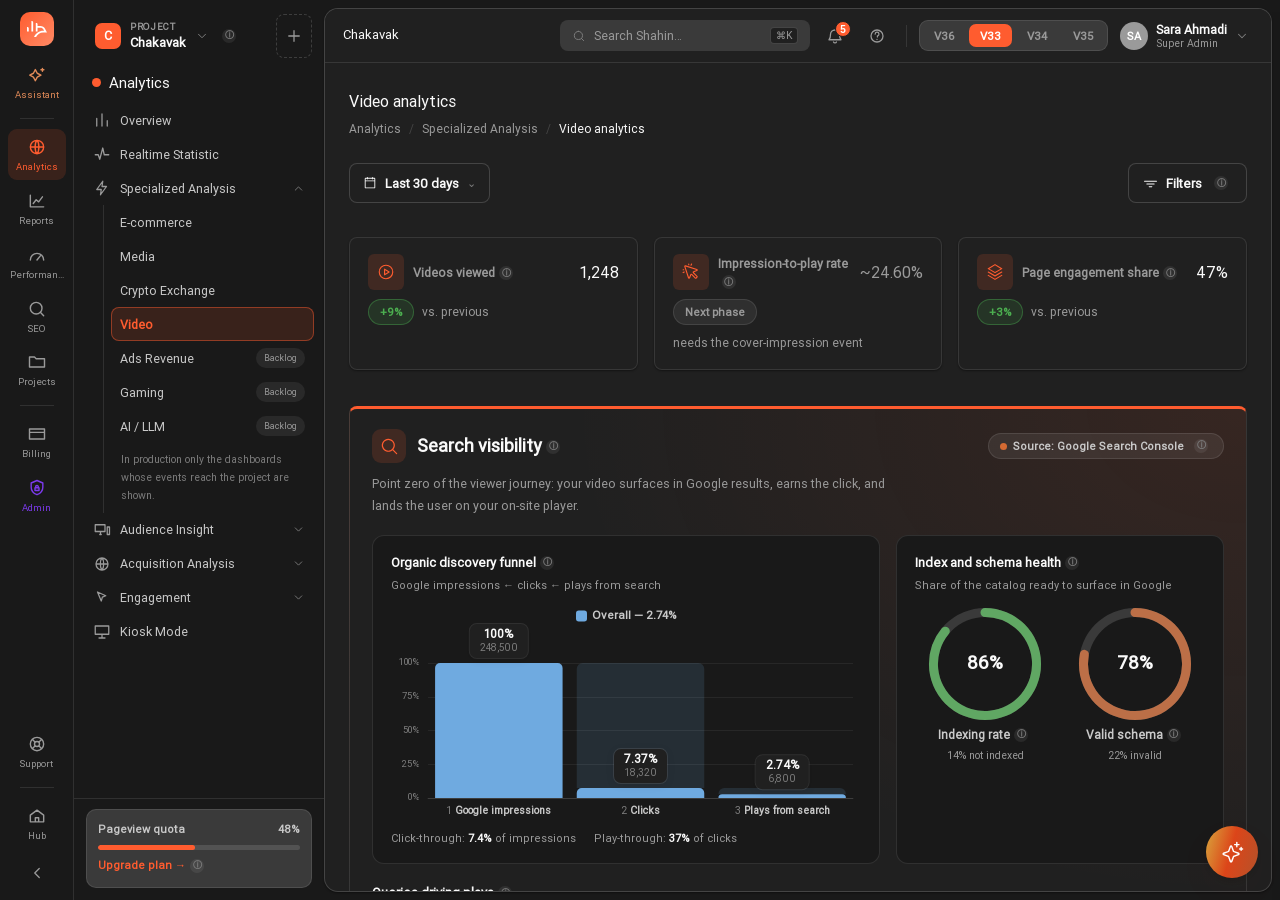
<file: demo/video-dashboard/v33.html>
<!DOCTYPE html>
<html lang="en" dir="ltr" data-theme="dark">
<head>
<meta charset="UTF-8"/>
<meta name="viewport" content="width=device-width,initial-scale=1"/>
<title>شاهین — تحلیل ویدیو</title>
<link rel="stylesheet" href="../assets/shahin-tokens.css"/>
<link rel="stylesheet" href="../assets/shahin-components.css"/>
<link rel="stylesheet" href="../assets/shahin-responsive.css"/>
<style>
/* ── page-only CSS (v29): layout + ECharts containers — colors via tokens only ── */
.vd-filterhead{display:flex;align-items:center;justify-content:space-between;gap:12px;flex-wrap:wrap;margin-bottom:14px}
.vd-grid{display:grid;gap:16px;margin-top:16px}
.vd-grid.c65{grid-template-columns:65fr 35fr}
.vd-grid.c2{grid-template-columns:1fr 1fr}
.vd-grid.c3{grid-template-columns:repeat(3,1fr)}
@media(max-width:1100px){.vd-grid.c65,.vd-grid.c3,.vd-grid.c2{grid-template-columns:1fr}}
.vd-head{display:flex;align-items:flex-start;justify-content:space-between;gap:10px;flex-wrap:wrap}
.vd-actions{display:flex;align-items:center;gap:6px;flex-wrap:wrap}
.vd-sub{font-size:11.5px;color:var(--sh-muted);margin:-4px 0 12px}
.vd-note{font-size:11px;color:var(--sh-muted);margin-top:10px;line-height:1.6}
/* ECharts containers — DS rule: chart colors saturate(.72) */
.ec{width:100%;filter:saturate(.72)}
.ec.h180{height:190px}.ec.h170{height:190px}.ec.h150{height:150px}
.ec.h120{height:130px}.ec.h210{height:216px}.ec.h230{height:236px}.ec.h250{height:256px}.ec.hstk{height:120px}
/* KPI cards — Figma analytics-card look (kept from v27) */
.sh-metric-icon{width:36px;height:36px;border-radius:6px}
.sh-metric-icon svg{width:18px;height:18px}
.sh-metric-delta{border:1px solid transparent;padding:3px 11px;line-height:1.5}
.sh-metric-delta.up{border-color:var(--sh-good-border)}
.sh-metric-delta.down{border-color:var(--sh-bad-border)}
.sh-metric-delta.flat{border-color:var(--sh-border)}
.sh-metric-delta.off{color:var(--sh-muted);background:var(--sh-neutral-bg);border-color:var(--sh-border)}
/* KPI secondary line (completion card) */
.vd-kpi2{display:flex;align-items:baseline;gap:6px;margin-top:5px;font-size:12px;flex-wrap:wrap}
/* ── Search visibility band (GSC source) ── */
.vd-seo{margin:16px 0 0;border-radius:var(--sh-radius);
  background:radial-gradient(130% 110% at 100% 0,color-mix(in srgb,var(--sh-brand) 10%,transparent),transparent 58%),var(--sh-surface);
  border:1px solid var(--sh-border);border-top:3px solid var(--sh-brand);padding:20px 22px}
.vd-seo-head{display:flex;align-items:center;gap:11px;flex-wrap:wrap}
.vd-seo-ico{width:34px;height:34px;border-radius:9px;flex-shrink:0;display:inline-flex;align-items:center;justify-content:center;background:var(--sh-brand-soft);color:var(--sh-brand)}
.vd-seo-ico svg{width:19px;height:19px}
.vd-seo-t{font-size:18px;font-weight:800;color:var(--sh-text)}
.vd-seo-badge{display:inline-flex;align-items:center;gap:6px;font-size:11px;font-weight:700;color:var(--sh-text-2);background:var(--sh-neutral-bg);border:1px solid var(--sh-border);border-radius:999px;padding:3px 11px;margin-inline-start:auto}
.vd-seo-badge::before{content:"";width:7px;height:7px;border-radius:50%;background:var(--sh-warn);flex-shrink:0}
.vd-seo-intro{font-size:12.5px;color:var(--sh-muted);margin:10px 0 18px;line-height:1.75;max-width:78ch}
.vd-seo-grid{display:grid;grid-template-columns:1.55fr 1fr;gap:16px;align-items:stretch}
@media(max-width:1100px){.vd-seo-grid{grid-template-columns:1fr}}
.vd-seo-panel{background:var(--sh-bg);border:1px solid var(--sh-border);border-radius:12px;padding:16px 18px}
.vd-seo-panel-t{font-size:13px;font-weight:800;color:var(--sh-text);display:flex;align-items:center}
.vd-seo-panel-s{font-size:11px;color:var(--sh-muted);margin:2px 0 10px}
.vd-serp{margin-top:18px}
/* funnel conversion captions (between-stage rates, under the chart) */
.vd-conv{display:flex;gap:18px;flex-wrap:wrap;font-size:11px;color:var(--sh-muted);margin-top:8px}
.vd-conv b{color:var(--sh-text)}
/* gauges row (two ECharts gauges) */
.vd-gauges{display:flex;gap:10px}
@media(max-width:480px){.vd-gauges{flex-direction:column}}
.vd-gauge{flex:1;text-align:center;min-width:0}
.vd-gauge .ec{height:118px}
.vd-gauge-l{font-size:12px;font-weight:700;color:var(--sh-text-2);margin-top:2px;display:inline-flex;align-items:center}
.vd-gauge-s{font-size:10.5px;color:var(--sh-muted);margin-top:2px;line-height:1.5}
/* next-phase cards */
.vd-tier3{border-style:dashed;background:var(--sh-bg)}
.vd-t3-desc{font-size:12px;color:var(--sh-muted);margin-top:3px;line-height:1.6}
/* video title = routing hyperlink */
.vd-vtitle{color:var(--sh-text);font-weight:600;text-decoration:none;cursor:pointer;border-radius:4px}
.vd-vtitle:hover{color:var(--sh-brand);text-decoration:underline}
.vd-vtitle:focus-visible{outline:2px solid var(--sh-brand);outline-offset:2px}
.sh-panel-title .vd-vtitle{color:inherit}
.sh-panel-title .vd-vtitle:hover{color:var(--sh-brand);text-decoration:underline}
.vd-dsub{font-size:11px;color:var(--sh-muted-2)}
/* ── watch-depth composite card (replaces the 6 uniform KPI cards) ── */
.wd-grid{display:grid;grid-template-columns:1.2fr 1fr;gap:0;margin-top:6px}
@media(max-width:980px){.wd-grid{grid-template-columns:1fr}}
.wd-col{min-width:0;padding:4px 20px}
.wd-col:first-child{padding-inline-start:4px}
.wd-col:last-child{padding-inline-end:4px}
.wd-col+.wd-col{border-inline-start:1px solid var(--sh-border)}
@media(max-width:980px){.wd-col+.wd-col{border-inline-start:none;border-top:1px solid var(--sh-border);padding:14px 4px 4px}.wd-col{padding:4px}}
.wd-hero{display:flex;align-items:center;gap:20px}
@media(max-width:560px){.wd-hero{flex-direction:column}}
.wd-ring{flex:0 0 150px;min-width:0;text-align:center}
.wd-ring .ec{height:128px}
.wd-hero-stats{flex:1;min-width:0}
.wd-lbl{font-size:12px;font-weight:700;color:var(--sh-text-2);display:inline-flex;align-items:center;gap:4px}
.wd-sub{font-size:11px;color:var(--sh-muted);margin-top:3px;line-height:1.7}
.wd-stat{display:flex;align-items:center;gap:8px;padding:10px 0;border-bottom:1px solid var(--sh-border)}
.wd-stat:last-child{border-bottom:none}
.wd-stat .l{flex:1;font-size:12px;color:var(--sh-text-2);font-weight:600;display:inline-flex;align-items:center;min-width:0}
.wd-stat .v{font-size:16px;font-weight:800;color:var(--sh-text);white-space:nowrap}
.wd-stat .v.off{color:var(--sh-muted)}
/* ── analytics datatable convention (from referrer/pages) ── */
.tbl-toolbar{display:flex;align-items:center;gap:8px;margin:14px 0 12px;flex-wrap:wrap;position:relative}
.tt-search{flex:1;min-width:200px;display:flex;align-items:center;gap:8px;
  border:1px solid var(--sh-border-2);border-radius:var(--sh-radius);padding:0 12px;
  min-height:var(--sh-ctl-h);font-size:12.5px;color:var(--sh-muted);background:var(--sh-surface)}
.tt-search svg{width:14px;height:14px;fill:var(--sh-muted);flex-shrink:0}
.tt-search input{border:none;outline:none;flex:1;font-family:inherit;font-size:12.5px;color:var(--sh-text);background:none}
.cols-menu{display:none;position:absolute;top:46px;inset-inline-end:0;z-index:80;background:var(--sh-surface);
  border:1px solid var(--sh-border);border-radius:10px;box-shadow:var(--sh-shadow-2);padding:8px 0;width:240px}
.cols-menu.open{display:block}
.cm-sec{font-size:10px;color:var(--sh-muted-2);font-weight:700;padding:6px 16px 4px}
.cm-item{display:flex;align-items:center;gap:8px;padding:6px 16px;font-size:12px;color:var(--sh-text-2);cursor:pointer}
.cm-item:hover{background:var(--sh-surface-2)}
.cm-check{width:14px;height:14px;border:1.5px solid var(--sh-border-2);border-radius:4px;flex-shrink:0;position:relative}
.cm-check.on{background:var(--sh-brand);border-color:var(--sh-brand)}
.cm-check.on::after{content:'\2713';color:var(--sh-tip-text);font-size:9px;position:absolute;top:-2px;inset-inline-start:2px}
.srt{color:var(--sh-brand)}
.t-num{font-weight:700;color:var(--sh-text)}
.t-share{font-size:10.5px;color:var(--sh-muted-2);margin-inline-start:4px}
.gr{font-weight:700;font-size:12px}
.gr.up{color:var(--sh-good)}
.gr.down{color:var(--sh-bad)}
.gr.na{color:var(--sh-muted-2);font-weight:400;cursor:help}
.pager{display:flex;align-items:center;justify-content:space-between;margin-top:14px;font-size:12px;color:var(--sh-muted)}
/* ── user-environment block (ECharts port of the User agent component) ── */
.seg{display:inline-flex;background:var(--sh-surface);border:1px solid var(--sh-border-2);border-radius:var(--sh-radius);overflow:hidden}
.seg button{border:none;background:transparent;padding:7px 14px;min-height:32px;font-size:12.5px;color:var(--sh-muted);cursor:pointer;font-family:inherit;transition:all .12s}
.seg button.on{background:var(--sh-brand-soft);color:var(--sh-brand);font-weight:700}
.seg.compact button{padding:5px 11px;min-height:28px;font-size:11.5px}
.seg.hide{display:none}
.w-head{display:flex;align-items:center;justify-content:space-between;margin-bottom:6px;flex-wrap:wrap;gap:10px}
.w-controls{display:flex;align-items:center;gap:8px;flex-wrap:wrap}
.dist-wrap{display:grid;grid-template-columns:250px 1fr;gap:30px;align-items:start;margin-top:14px}
@media(max-width:900px){.dist-wrap{grid-template-columns:1fr}}
.dist-wrap.hide{display:none}
.donut-box{position:relative;width:230px;height:230px}
.donut-box .ec{height:230px}
.donut-center{position:absolute;inset:0;display:flex;flex-direction:column;align-items:center;justify-content:center;text-align:center;pointer-events:none}
.donut-center .l1{font-size:10px;color:var(--sh-muted)}
.donut-center .v{font-size:26px;font-weight:800;color:var(--sh-text);line-height:1.1}
.donut-center .l3{font-size:10px;color:var(--sh-muted-2);max-width:120px;margin-top:3px}
.legtbl{width:100%;border-collapse:collapse}
.legtbl th{font-size:10.5px;color:var(--sh-muted);font-weight:700;text-align:start;height:34px;padding:4px 8px;border-bottom:1px solid var(--sh-border);background:var(--sh-surface-2);white-space:nowrap}
.legtbl th.num,.legtbl td.num{text-align:end;direction:ltr}
.legtbl td{font-size:12px;color:var(--sh-text-2);padding:8px;border-bottom:1px solid var(--sh-border)}
.legtbl tr:last-child td{border-bottom:none}
.legtbl tbody tr:hover td{background:var(--sh-surface-2)}
.legtbl .nm{display:flex;align-items:center;gap:7px}
.legtbl .sw{width:10px;height:10px;border-radius:3px;flex-shrink:0;filter:saturate(.72)}
.bnc{font-weight:700;direction:ltr;display:inline-block}
.bnc.bad{color:var(--sh-bad)}.bnc.mid{color:var(--sh-warn)}.bnc.ok{color:var(--sh-text-2)}
.gbv{display:inline-flex;align-items:center;gap:6px;font-size:11.5px;color:var(--sh-text-2);cursor:pointer;margin-top:12px}
.gbv .box{width:15px;height:15px;border:1.5px solid var(--sh-border-2);border-radius:4px;display:inline-block;position:relative;flex-shrink:0}
.gbv.on .box{background:var(--sh-brand);border-color:var(--sh-brand)}
.gbv.on .box::after{content:'✓';color:var(--sh-tip-text);font-size:10px;position:absolute;top:-2px;inset-inline-start:1px}
.gbv.dis{opacity:.35}.gbv.dis .box{pointer-events:none}
#ueTrendWrap{display:none}
#ueTrendWrap.show{display:block;margin-top:14px}
#ueTrendWrap .ec{height:300px}
/* ── side panel — analytics convention (ref: referrer/pages) ── */
.sp-hd-lbl{font-size:10.5px;color:var(--sh-muted);font-weight:700;letter-spacing:.04em;margin-bottom:4px}
.sp-hd-name{font-size:16px;font-weight:800;color:var(--sh-brand);display:flex;align-items:center;gap:8px}
.sp-hd-name .ch-ic{color:var(--sh-muted);background:var(--sh-neutral-bg);border-radius:6px;
  width:24px;height:24px;display:inline-flex;align-items:center;justify-content:center;flex-shrink:0}
.sp-hd-name .ch-ic svg{width:14px;height:14px;fill:currentColor;display:block}
.sp-hd-name .vd-vtitle{color:inherit}
.sp-sec{margin-bottom:22px}
.sp-sec-h{font-size:13px;font-weight:700;color:var(--sh-text);display:flex;align-items:center;margin-bottom:8px}
.sp-sec-sub{font-size:11px;color:var(--sh-muted);margin-bottom:8px}
.gran-note{font-size:10.5px;color:var(--sh-muted);margin-top:4px}
.ov-grid{display:grid;grid-template-columns:repeat(3,1fr);gap:1px;background:var(--sh-border);
  border:1px solid var(--sh-border);border-radius:10px;overflow:hidden}
.ov-cell{background:var(--sh-surface);padding:10px 12px;min-width:0}
.ov-lbl{font-size:10.5px;color:var(--sh-muted);margin-bottom:4px;white-space:nowrap;overflow:hidden;text-overflow:ellipsis;display:flex;align-items:center}
.ov-val{font-size:14px;font-weight:800;color:var(--sh-text);white-space:nowrap}
.mini-row{display:flex;align-items:center;gap:8px;padding:7px 0;border-bottom:1px solid var(--sh-border);font-size:12px}
.mini-row:last-child{border-bottom:none}
.mini-name{flex:1;color:var(--sh-text-2);font-weight:500;overflow:hidden;text-overflow:ellipsis;white-space:nowrap}
.mini-name.ltr{direction:ltr;text-align:end}
.mini-val{color:var(--sh-text);font-weight:700;white-space:nowrap;min-width:52px;text-align:end}
.mini-sub{color:var(--sh-muted-2);font-size:10.5px;white-space:nowrap;min-width:56px;text-align:end}
.mini-head{padding:2px 0 5px}
.mini-head .mini-name,.mini-head .mini-val,.mini-head .mini-sub{font-size:10px;color:var(--sh-muted-2);font-weight:700}
.mini-bar{display:block;flex:1;height:6px;background:var(--sh-neutral-bg);border-radius:3px;overflow:hidden;max-width:90px}
.mini-fill{display:block;height:100%;background:var(--sh-brand);border-radius:3px;filter:saturate(.72)}
.mini-fill.warn{background:var(--sh-warn)}
.sp-chips{display:flex;gap:6px;flex-wrap:wrap;margin-bottom:10px}
.sp-chip{display:inline-flex;align-items:center;gap:6px;font-size:11px;font-weight:700;cursor:pointer;
  border:1px solid var(--sh-border-2);border-radius:999px;padding:3px 11px;color:var(--sh-muted);background:var(--sh-surface)}
.sp-chip .d{width:8px;height:8px;border-radius:50%;flex-shrink:0;background:var(--sh-border-2)}
.sp-chip.on{color:var(--sh-text);border-color:var(--sh-border)}
/* ── side panel internals ── */
.vp-sub{font-size:11.5px;color:var(--sh-muted);margin-bottom:10px}
.vp-warn{display:flex;align-items:flex-start;gap:8px;padding:10px 12px;border-radius:8px;background:var(--sh-warn-bg);border:1px solid var(--sh-warn-border);color:var(--sh-warn);font-size:12px;font-weight:600;line-height:1.55}
.vp-warn svg{width:15px;height:15px;flex-shrink:0;margin-top:1px}
.vp-schema{margin-top:10px;border:1px solid var(--sh-border);border-radius:10px;background:var(--sh-bg);padding:13px 14px;animation:vpSchemaIn .18s ease}
@keyframes vpSchemaIn{from{opacity:0;transform:translateY(-4px)}to{opacity:1;transform:none}}
.vp-schema-intro{font-size:12px;color:var(--sh-text-2);line-height:1.7;margin-bottom:11px}
.vp-steps{margin:0 0 12px;padding:0;list-style:none;display:flex;flex-direction:column;gap:9px}
.vp-steps li{display:flex;gap:9px;align-items:flex-start;font-size:12px;color:var(--sh-text-2);line-height:1.6}
.vp-steps li .n{flex:0 0 20px;height:20px;border-radius:50%;background:var(--sh-brand-soft);color:var(--sh-brand);font-weight:800;font-size:11px;display:inline-flex;align-items:center;justify-content:center;margin-top:1px}
.vp-steps li code{background:var(--sh-neutral-bg);padding:1px 5px;border-radius:4px;font-size:11px;direction:ltr;display:inline-block}
.vp-code{position:relative;margin-bottom:11px}
.vp-code pre{margin:0;background:#0f1116;color:#d7dbe0;border-radius:8px;padding:12px 13px;overflow-x:auto;font-size:11px;line-height:1.6;direction:ltr;text-align:left}
.vp-copy{position:absolute;top:8px;inset-inline-end:8px;background:var(--sh-surface);color:var(--sh-text);border:1px solid var(--sh-border);border-radius:6px;padding:3px 11px;font-size:11px;font-weight:700;cursor:pointer}
.vp-copy:hover{background:var(--sh-surface-2)}
.vp-ec{width:100%;filter:saturate(.72)}
/* ── modals (watch-time table + CDN breakdown) ── */
.cdnm-ov{position:fixed;inset:0;background:rgba(0,0,0,.46);z-index:500;display:flex;align-items:center;justify-content:center;padding:24px;opacity:0;pointer-events:none;transition:opacity .18s}
.cdnm-ov.open{opacity:1;pointer-events:auto}
.cdnm{background:var(--sh-surface);border:1px solid var(--sh-border);border-radius:16px;width:700px;max-width:100%;max-height:88vh;display:flex;flex-direction:column;box-shadow:0 24px 64px rgba(0,0,0,.30);transform:translateY(10px) scale(.985);transition:transform .18s;overflow:hidden}
.cdnm-ov.open .cdnm{transform:none}
.cdnm-head{padding:18px 22px;border-bottom:1px solid var(--sh-border);display:flex;align-items:flex-start;gap:12px;flex-shrink:0}
.cdnm-ico{width:34px;height:34px;border-radius:10px;background:color-mix(in srgb,var(--sh-bad) 15%,transparent);color:var(--sh-bad);display:inline-flex;align-items:center;justify-content:center;flex-shrink:0}
.cdnm-ico svg{width:19px;height:19px}
.cdnm-htxt{min-width:0}
.cdnm-title{font-size:17px;font-weight:800;color:var(--sh-text)}
.cdnm-sub{font-size:12px;color:var(--sh-muted);margin-top:3px;line-height:1.6}
.cdnm-close{margin-inline-start:auto;border:none;background:var(--sh-neutral-bg);color:var(--sh-muted);width:30px;height:30px;border-radius:8px;cursor:pointer;font-size:15px;flex-shrink:0;line-height:1}
.cdnm-close:hover{background:var(--sh-surface-2);color:var(--sh-text)}
.cdnm-body{padding:18px 22px;overflow:auto}
.cdnm-ctx{display:flex;gap:10px;flex-wrap:wrap;margin-bottom:18px}
.cdnm-ctx .b{flex:1;min-width:158px;background:var(--sh-bg);border:1px solid var(--sh-border);border-radius:11px;padding:11px 14px}
.cdnm-ctx .b .l{font-size:11px;color:var(--sh-muted);margin-bottom:4px;display:flex;align-items:center}
.cdnm-ctx .b .v{font-size:17px;font-weight:800;color:var(--sh-text)}
.cdnm-ctx .b.crit{background:color-mix(in srgb,var(--sh-bad) 8%,var(--sh-surface));border-color:color-mix(in srgb,var(--sh-bad) 35%,var(--sh-border))}
.cdnm-ctx .b.crit .v{color:var(--sh-bad)}
.cdnm-ctx .b .v small{font-size:11px;font-weight:700;margin-inline-start:6px}
.cdnm-sec{font-size:12.5px;font-weight:800;color:var(--sh-text-2);margin:6px 0 12px;display:flex;align-items:center}
.cdnm-story{display:flex;gap:9px;align-items:flex-start;background:color-mix(in srgb,var(--sh-bad) 6%,var(--sh-surface));border:1px solid color-mix(in srgb,var(--sh-bad) 22%,var(--sh-border));border-radius:10px;padding:11px 13px;margin-bottom:18px;font-size:12.5px;line-height:1.7;color:var(--sh-text-2)}
.cdnm-story b{color:var(--sh-bad)}
.cdnm-dot{width:9px;height:9px;border-radius:50%;flex-shrink:0}
.cdnm-foot{padding:14px 22px;border-top:1px solid var(--sh-border);display:flex;align-items:center;gap:10px;flex-wrap:wrap;flex-shrink:0;background:var(--sh-bg)}
.cdnm-foot .sp{margin-inline-start:auto}
.cdnm-status{display:inline-flex;align-items:center;gap:6px;font-size:12px;font-weight:700;white-space:nowrap}
.cdnm-status .sd{width:8px;height:8px;border-radius:50%;flex-shrink:0}
.cdnm-status.crit{color:var(--sh-bad)}.cdnm-status.warn{color:var(--sh-warn)}.cdnm-status.ok{color:var(--sh-good)}
</style>
</head>
<body class="sh-layout">

<!-- ═══ GLOBAL SIDEBAR — injected by /assets/shahin-nav.js ═══ -->

<main class="sh-main">

  <!-- ═══ GLOBAL TOPBAR ═══ -->
  <header class="sh-topbar">
    <div>
      <div class="sh-page-title" data-fa="تحلیل ویدیو" data-en="Video analytics">تحلیل ویدیو</div>
      <div class="sh-crumb" data-fa="ایونت‌ها · تحلیل ویدیو" data-en="Events · Video analytics">ایونت‌ها · تحلیل ویدیو</div>
    </div>
    <div class="sh-topbar-spacer"></div>
    <div class="sh-topbar-actions"></div>
  </header>

  <div class="sh-content">

    <!-- ═══ GLOBAL FILTER BAR — standalone date range (left) + summary & Filters trigger (right) ═══ -->
    <div class="vd-filterhead">
      <div class="sh-daterange" data-daterange data-range-name="drRange">
        <button class="sh-dr-trigger" aria-haspopup="dialog" aria-expanded="false">
          <svg viewBox="0 0 256 256" fill="currentColor" width="14" height="14" aria-hidden="true"><path d="M208,32H184V24a8,8,0,0,0-16,0v8H88V24a8,8,0,0,0-16,0v8H48A16,16,0,0,0,32,48V208a16,16,0,0,0,16,16H208a16,16,0,0,0,16-16V48A16,16,0,0,0,208,32ZM72,48v8a8,8,0,0,0,16,0V48h80v8a8,8,0,0,0,16,0V48h24V80H48V48ZM208,208H48V96H208V208Z"/></svg>
          <span class="sh-dr-label">۳۰ روز اخیر</span>
          <span class="sh-dr-caret">⌄</span>
        </button>
        <div class="sh-dr-pop">
          <div class="sh-dr-tabs">
            <button class="sh-dr-tab on" data-tab="range" data-fa="بازه زمانی" data-en="Date range">بازه زمانی</button>
            <button class="sh-dr-tab" data-tab="compare" data-fa="مقایسه" data-en="Compare">مقایسه</button>
          </div>
          <div class="sh-dr-body" data-tab-body="range">
            <label class="sh-radio"><input type="radio" name="drRange" value="7d"/><span data-fa="۷ روز اخیر" data-en="Last 7 days">۷ روز اخیر</span></label>
            <label class="sh-radio"><input type="radio" name="drRange" value="30d" data-default checked/><span data-fa="۳۰ روز اخیر" data-en="Last 30 days">۳۰ روز اخیر</span></label>
            <label class="sh-radio"><input type="radio" name="drRange" value="3m"/><span data-fa="۳ ماه اخیر" data-en="Last 3 months">۳ ماه اخیر</span></label>
            <label class="sh-radio"><input type="radio" name="drRange" value="6m"/><span data-fa="۶ ماه اخیر" data-en="Last 6 months">۶ ماه اخیر</span></label>
            <label class="sh-radio"><input type="radio" name="drRange" value="12m"/><span data-fa="۱۲ ماه اخیر" data-en="Last 12 months">۱۲ ماه اخیر</span></label>
            <label class="sh-radio"><input type="radio" name="drRange" value="custom"/><span data-fa="بازه دلخواه…" data-en="Custom…">بازه دلخواه…</span></label>
          </div>
          <div class="sh-dr-body" data-tab-body="compare" hidden>
            <div class="sh-dr-comparerow">
              <span data-fa="مقایسه با دوره دیگر" data-en="Compare to another period">مقایسه با دوره دیگر</span>
              <span class="sh-switch" data-dr-compare-toggle role="switch" aria-label="مقایسه / Compare"><i></i></span>
            </div>
            <div class="sh-dr-compareopts">
              <label class="sh-radio"><input type="radio" name="drCompare" value="prev" checked/><span data-fa="دوره قبل" data-en="Previous period">دوره قبل</span></label>
              <label class="sh-radio"><input type="radio" name="drCompare" value="lastyear"/><span data-fa="همین دوره، سال گذشته" data-en="Same period last year">همین دوره، سال گذشته</span></label>
              <label class="sh-radio"><input type="radio" name="drCompare" value="custom"/><span data-fa="دلخواه" data-en="Custom">دلخواه</span></label>
            </div>
          </div>
        </div>
      </div>

      <div class="vd-filterhead-r" style="display:flex;align-items:center;gap:12px;flex-wrap:wrap;margin-inline-start:auto">
        <div class="sh-fsum" data-mega-summary
          data-tip-fa="<span class='tip-title'>فیلترهای فعال</span>خلاصه فیلترهای اعمال‌شده روی کل داشبورد؛ با کلیک روی همین نوار یا دکمه «فیلترها» قابل تغییر است."
          data-tip-en="<span class='tip-title'>Active filters</span>A summary of the filters applied to the whole dashboard; click this bar or the Filters button to change them."></div>
        <button class="sh-filterbtn" data-mega-trigger aria-haspopup="dialog" aria-expanded="false"
        data-tip-fa="<span class='tip-title'>فیلترها</span>پنل واحد همه فیلترهای این داشبورد — ویدیو، دسته، پخش و محیط کاربر؛ عدد روی دکمه تعداد گروه‌های فعال را نشان می‌دهد."
        data-tip-en="<span class='tip-title'>Filters</span>One panel for every filter on this dashboard — video, category, playback, and environment; the number shows how many groups are active.">
        <svg viewBox="0 0 256 256" fill="currentColor" width="15" height="15" aria-hidden="true"><path d="M200,136a8,8,0,0,1-8,8H64a8,8,0,0,1,0-16H192A8,8,0,0,1,200,136Zm32-56H24a8,8,0,0,0,0,16H232a8,8,0,0,0,0-16Zm-80,96H104a8,8,0,0,0,0,16h48a8,8,0,0,0,0-16Z"/></svg>
        <span data-fa="فیلترها" data-en="Filters">فیلترها</span>
        <span class="sh-filterbtn-badge" style="display:none">0</span>
      </button>
      </div>
    </div>

    <!-- ═══ FILTER PANEL (drawer) ═══ -->
    <div class="sh-mega-overlay" id="shMega" role="dialog" aria-modal="true" aria-label="فیلترها / Filters">
      <div class="sh-mega">
        <div class="sh-mega-head">
          <span class="sh-mega-title" data-fa="فیلترها" data-en="Filters">فیلترها</span>
          <button class="sh-mega-x" data-mega-x aria-label="بستن / Close">✕</button>
        </div>
        <div class="sh-mega-body">

          <div class="sh-mega-sec" data-sum-fa="ویدیو" data-sum-en="Video">
            <span class="sh-mega-label" data-fa="ویدیو" data-en="Video"
              data-tip-fa="<span class='tip-title'>ویدیو</span>یک یا چند ویدیوی مشخص؛ بدون انتخاب، همه ویدیوها با هم دیده می‌شوند."
              data-tip-en="<span class='tip-title'>Video</span>One or more specific videos; with none selected, all videos are shown together.">ویدیو</span>
            <input class="sh-mega-search" data-target="vfVideoList" data-fa-ph="جستجوی عنوان یا مسیر…" data-en-ph="Search title or path…" placeholder="جستجوی عنوان یا مسیر…"/>
            <div class="sh-mega-list" id="vfVideoList">
              <label class="sh-cb"><input type="checkbox" value="vid_9023"/><span data-fa="خلاصه بازی پرسپولیس — استقلال" data-en="Highlights: Persepolis vs Esteghlal">خلاصه بازی پرسپولیس — استقلال</span></label>
              <label class="sh-cb"><input type="checkbox" value="vid_7741"/><span data-fa="گزارش ویژه بازار ارز" data-en="Special report: FX market">گزارش ویژه بازار ارز</span></label>
              <label class="sh-cb"><input type="checkbox" value="vid_6610"/><span data-fa="آموزش نصب پنل خورشیدی" data-en="Solar panel install tutorial">آموزش نصب پنل خورشیدی</span></label>
              <label class="sh-cb"><input type="checkbox" value="vid_5532"/><span data-fa="۱۰ ترفند آشپزی خانگی" data-en="10 home cooking hacks">۱۰ ترفند آشپزی خانگی</span></label>
              <label class="sh-cb"><input type="checkbox" value="vid_4418"/><span data-fa="مستند حیات وحش ایران" data-en="Iran wildlife documentary">مستند حیات وحش ایران</span></label>
              <label class="sh-cb"><input type="checkbox" value="vid_3307"/><span data-fa="کنسرت آنلاین شب یلدا" data-en="Yalda night online concert">کنسرت آنلاین شب یلدا</span></label>
            </div>
            <div class="sh-mega-empty" data-fa="موردی یافت نشد" data-en="No matches" hidden>موردی یافت نشد</div>
          </div>

          <div class="sh-mega-sec" data-sum-fa="دسته" data-sum-en="Category">
            <span class="sh-mega-label" data-fa="دسته‌بندی محتوا" data-en="Content category"
              data-tip-fa="<span class='tip-title'>دسته‌بندی محتوا</span>تفکیک عملکرد بر اساس دسته محتوا؛ مقایسه ویدیوهای هم‌دسته سیگنال دقیق‌تری می‌دهد."
              data-tip-en="<span class='tip-title'>Content category</span>Splits performance by content category; comparing videos within one category gives a truer signal.">دسته‌بندی محتوا</span>
            <div class="sh-mega-row">
              <span class="sh-chip tog off" data-fa="خبری" data-en="News">خبری</span>
              <span class="sh-chip tog off" data-fa="آموزشی" data-en="Education">آموزشی</span>
              <span class="sh-chip tog off" data-fa="ورزشی" data-en="Sports">ورزشی</span>
              <span class="sh-chip tog off" data-fa="سرگرمی" data-en="Entertainment">سرگرمی</span>
              <span class="sh-chip tog off" data-fa="مستند" data-en="Documentary">مستند</span>
              <span class="sh-chip tog off" data-fa="موسیقی" data-en="Music">موسیقی</span>
            </div>
          </div>

          <div class="sh-mega-sec" data-sum-fa="مدت ویدیو" data-sum-en="Duration">
            <span class="sh-mega-label" data-fa="مدت ویدیو" data-en="Video duration"
              data-tip-fa="<span class='tip-title'>مدت ویدیو</span>تفکیک بر اساس طول ویدیو؛ عمق تماشا و نرخ اتمام فقط بین ویدیوهای هم‌طول مقایسه منصفانه دارد."
              data-tip-en="<span class='tip-title'>Video duration</span>Splits by video length; watch depth and completion only compare fairly between videos of similar length.">مدت ویدیو</span>
            <div class="sh-mega-row">
              <label class="sh-radio"><input type="radio" name="vfDur" value="all" data-default checked/><span data-fa="همه" data-en="All">همه</span></label>
              <label class="sh-radio"><input type="radio" name="vfDur" value="short"/><span data-fa="کوتاه (زیر ۱ دقیقه)" data-en="Short (under 1 min)">کوتاه (زیر ۱ دقیقه)</span></label>
              <label class="sh-radio"><input type="radio" name="vfDur" value="mid"/><span data-fa="۱ تا ۵ دقیقه" data-en="1–5 min">۱ تا ۵ دقیقه</span></label>
              <label class="sh-radio"><input type="radio" name="vfDur" value="long"/><span data-fa="۵ تا ۲۰ دقیقه" data-en="5–20 min">۵ تا ۲۰ دقیقه</span></label>
              <label class="sh-radio"><input type="radio" name="vfDur" value="xlong"/><span data-fa="بلند (بیش از ۲۰ دقیقه)" data-en="Long (over 20 min)">بلند (بیش از ۲۰ دقیقه)</span></label>
            </div>
          </div>

          <div class="sh-mega-sec" data-sum-fa="شروع پخش" data-sum-en="Playback start">
            <span class="sh-mega-label" data-fa="نحوه شروع پخش" data-en="Playback start"
              data-tip-fa="<span class='tip-title'>نحوه شروع پخش</span>پخش چگونه آغاز شده است: دستی، پخش خودکار یا کلیک روی ویدیوی پیشنهادی."
              data-tip-en="<span class='tip-title'>Playback start</span>How playback began: manually, by autoplay, or by clicking a suggested video.">نحوه پخش</span>
            <div class="sh-mega-row">
              <label class="sh-cb"><input type="checkbox" value="manual"/><span data-fa="دستی" data-en="Manual">دستی</span></label>
              <label class="sh-cb"><input type="checkbox" value="autoplay"/><span data-fa="پخش خودکار" data-en="Autoplay">پخش خودکار</span></label>
              <label class="sh-cb"><input type="checkbox" value="recommendation"/><span data-fa="پیشنهادی" data-en="Suggested">پیشنهادی</span></label>
            </div>
          </div>

          <div class="sh-mega-sec" data-sum-fa="دستگاه" data-sum-en="Devices">
            <span class="sh-mega-label" data-fa="دستگاه" data-en="Devices"
              data-tip-fa="<span class='tip-title'>دستگاه</span>نوع دستگاه، مرورگر و سیستم‌عامل بیننده."
              data-tip-en="<span class='tip-title'>Devices</span>The viewer's device type, browser, and operating system.">دستگاه</span>
            <div class="sh-mega-cols" style="grid-template-columns:1fr 1fr 1fr">
              <div>
                <span class="sh-mega-sublabel" data-fa="نوع" data-en="Type">نوع</span>
                <label class="sh-cb"><input type="checkbox" value="desktop"/><span data-fa="دسکتاپ" data-en="Desktop">دسکتاپ</span></label>
                <label class="sh-cb"><input type="checkbox" value="mobile"/><span data-fa="موبایل" data-en="Mobile">موبایل</span></label>
                <label class="sh-cb"><input type="checkbox" value="tablet"/><span data-fa="تبلت" data-en="Tablet">تبلت</span></label>
                <label class="sh-cb"><input type="checkbox" value="smarttv"/><span data-fa="تلویزیون هوشمند" data-en="Smart TV">تلویزیون هوشمند</span></label>
              </div>
              <div>
                <span class="sh-mega-sublabel" data-fa="مرورگر" data-en="Browser">مرورگر</span>
                <label class="sh-cb"><input type="checkbox" value="chrome"/><span data-fa="کروم" data-en="Chrome">کروم</span></label>
                <label class="sh-cb"><input type="checkbox" value="safari"/><span data-fa="سافاری" data-en="Safari">سافاری</span></label>
                <label class="sh-cb"><input type="checkbox" value="firefox"/><span data-fa="فایرفاکس" data-en="Firefox">فایرفاکس</span></label>
                <label class="sh-cb"><input type="checkbox" value="edge"/><span data-fa="اج" data-en="Edge">اج</span></label>
                <label class="sh-cb"><input type="checkbox" value="samsung"/><span data-fa="سامسونگ" data-en="Samsung">سامسونگ</span></label>
              </div>
              <div>
                <span class="sh-mega-sublabel" data-fa="سیستم‌عامل" data-en="OS">سیستم‌عامل</span>
                <label class="sh-cb"><input type="checkbox" value="windows"/><span data-fa="ویندوز" data-en="Windows">ویندوز</span></label>
                <label class="sh-cb"><input type="checkbox" value="macos"/><span data-fa="مک‌اواس" data-en="macOS">مک‌اواس</span></label>
                <label class="sh-cb"><input type="checkbox" value="ios"/><span data-fa="iOS" data-en="iOS">iOS</span></label>
                <label class="sh-cb"><input type="checkbox" value="android"/><span data-fa="اندروید" data-en="Android">اندروید</span></label>
                <label class="sh-cb"><input type="checkbox" value="linux"/><span data-fa="لینوکس" data-en="Linux">لینوکس</span></label>
              </div>
            </div>
          </div>

          <div class="sh-mega-sec" data-sum-fa="اپراتور" data-sum-en="Carrier">
            <span class="sh-mega-label" data-fa="اپراتور اینترنتی" data-en="Internet carrier"
              data-tip-fa="<span class='tip-title'>اپراتور اینترنتی</span>اپراتور شبکه بیننده؛ برای پیگیری مشکلات کیفیت پخش که به یک شبکه خاص برمی‌گردد."
              data-tip-en="<span class='tip-title'>Internet carrier</span>The viewer's network carrier; for tracing playback-quality problems rooted in one specific network.">اپراتور اینترنتی</span>
            <div class="sh-mega-cols" style="grid-template-columns:1fr 1fr 1fr">
              <label class="sh-cb"><input type="checkbox" value="irancell"/><span data-fa="ایرانسل" data-en="Irancell">ایرانسل</span></label>
              <label class="sh-cb"><input type="checkbox" value="mci"/><span data-fa="همراه اول" data-en="MCI">همراه اول</span></label>
              <label class="sh-cb"><input type="checkbox" value="tci"/><span data-fa="مخابرات" data-en="TCI">مخابرات</span></label>
              <label class="sh-cb"><input type="checkbox" value="shatel"/><span data-fa="شاتل" data-en="Shatel">شاتل</span></label>
              <label class="sh-cb"><input type="checkbox" value="rightel"/><span data-fa="رایتل" data-en="Rightel">رایتل</span></label>
              <label class="sh-cb"><input type="checkbox" value="other"/><span data-fa="سایر" data-en="Other">سایر</span></label>
            </div>
          </div>

          <div class="sh-mega-sec" data-sum-fa="موقعیت" data-sum-en="Location">
            <span class="sh-mega-label" data-fa="موقعیت مکانی" data-en="Location"
              data-tip-fa="<span class='tip-title'>موقعیت مکانی</span>کشور یا شهر بیننده؛ برای دیدن تفاوت کیفیت پخش میان مناطق و اپراتورها."
              data-tip-en="<span class='tip-title'>Location</span>The viewer's country or city; reveals playback-quality differences across regions and carriers.">موقعیت مکانی</span>
            <input class="sh-mega-search" data-target="vfLocList" data-fa-ph="جستجوی کشور یا شهر…" data-en-ph="Search country or city…" placeholder="جستجوی کشور یا شهر…"/>
            <div class="sh-mega-cols" id="vfLocList" style="grid-template-columns:1fr 1fr 1fr;margin-top:10px">
              <label class="sh-cb"><input type="checkbox" value="ir"/><span data-fa="ایران" data-en="Iran">ایران</span></label>
              <label class="sh-cb"><input type="checkbox" value="de"/><span data-fa="آلمان" data-en="Germany">آلمان</span></label>
              <label class="sh-cb"><input type="checkbox" value="us"/><span data-fa="آمریکا" data-en="United States">آمریکا</span></label>
              <label class="sh-cb"><input type="checkbox" value="af"/><span data-fa="افغانستان" data-en="Afghanistan">افغانستان</span></label>
              <label class="sh-cb"><input type="checkbox" value="tr"/><span data-fa="ترکیه" data-en="Turkey">ترکیه</span></label>
              <label class="sh-cb"><input type="checkbox" value="ae"/><span data-fa="امارات" data-en="UAE">امارات</span></label>
              <label class="sh-cb"><input type="checkbox" value="ca"/><span data-fa="کانادا" data-en="Canada">کانادا</span></label>
              <label class="sh-cb"><input type="checkbox" value="fr"/><span data-fa="فرانسه" data-en="France">فرانسه</span></label>
              <label class="sh-cb"><input type="checkbox" value="tehran"/><span data-fa="تهران" data-en="Tehran">تهران</span></label>
            </div>
            <div class="sh-mega-empty" data-fa="موردی یافت نشد" data-en="No matches" hidden>موردی یافت نشد</div>
          </div>

          <div class="sh-mega-sec" data-seg-mode data-sum-fa="ارجاع‌دهنده" data-sum-en="Referrer">
            <span class="sh-mega-label" data-fa="ارجاع‌دهنده" data-en="Referrer"
              data-tip-fa="<span class='tip-title'>ارجاع‌دهنده</span>بیننده از کجا وارد شد — کانال (جستجوی ارگانیک، شبکه اجتماعی، ایمیل، مستقیم)، یک منبع یا یک دامنه مشخص."
              data-tip-en="<span class='tip-title'>Referrer</span>Where the viewer came from — a channel (organic search, social, email, direct), a specific source, or a domain.">ارجاع‌دهنده</span>
            <div class="sh-seg" data-panes="vfRefPanes">
              <span class="sh-seg-opt on" data-pane="channels" data-fa="کانال‌ها" data-en="Channels">کانال‌ها</span>
              <span class="sh-seg-opt" data-pane="source" data-fa="منبع" data-en="Source">منبع</span>
              <span class="sh-seg-opt" data-pane="domain" data-fa="دامنه" data-en="Domain">دامنه</span>
            </div>
            <div id="vfRefPanes" style="margin-top:10px">
              <div data-pane-body="channels">
                <div class="sh-mega-cols" style="grid-template-columns:1fr 1fr">
                  <label class="sh-cb"><input type="checkbox" value="organic"/><span data-fa="جستجوی ارگانیک" data-en="Organic search">جستجوی ارگانیک</span></label>
                  <label class="sh-cb"><input type="checkbox" value="social"/><span data-fa="شبکه اجتماعی" data-en="Social">شبکه اجتماعی</span></label>
                  <label class="sh-cb"><input type="checkbox" value="email"/><span data-fa="ایمیل" data-en="Email">ایمیل</span></label>
                  <label class="sh-cb"><input type="checkbox" value="direct"/><span data-fa="مستقیم" data-en="Direct">مستقیم</span></label>
                </div>
              </div>
              <div data-pane-body="source" hidden>
                <input class="sh-valinput" data-fa-ph="نام منبع — مثلا google" data-en-ph="Source name — e.g. google" placeholder="نام منبع — مثلا google"/>
              </div>
              <div data-pane-body="domain" hidden>
                <input class="sh-valinput" data-fa-ph="دامنه ارجاع — مثلا t.me" data-en-ph="Referring domain — e.g. t.me" placeholder="دامنه ارجاع — مثلا t.me"/>
              </div>
            </div>
          </div>

          <div class="sh-mega-sec" data-seg-mode data-sum-fa="UTM" data-sum-en="UTM">
            <span class="sh-mega-label" data-fa="کمپین (UTM)" data-en="Campaign (UTM)"
              data-tip-fa="<span class='tip-title'>کمپین (UTM)</span>پارامترهای کمپین در آدرس صفحه — کمپین، منبع یا واسط؛ حالت را انتخاب کنید و مقدار را بنویسید."
              data-tip-en="<span class='tip-title'>Campaign (UTM)</span>Campaign parameters in the page URL — campaign, source, or medium; pick a mode and type a value.">کمپین (UTM)</span>
            <div class="sh-seg">
              <span class="sh-seg-opt on" data-fa="کمپین" data-en="Campaign">کمپین</span>
              <span class="sh-seg-opt" data-fa="منبع" data-en="Source">منبع</span>
              <span class="sh-seg-opt" data-fa="واسط" data-en="Medium">واسط</span>
            </div>
            <input class="sh-valinput" data-fa-ph="مثلا yalda-1405" data-en-ph="e.g. yalda-1405" placeholder="مثلا yalda-1405"/>
          </div>

          <div class="sh-mega-sec" data-sum-fa="نوع کاربر" data-sum-en="User type">
            <span class="sh-mega-label" data-fa="نوع کاربر" data-en="User type"
              data-tip-fa="<span class='tip-title'>نوع کاربر</span>همه کاربران، کاربران بازگشتی یا کاربران جدید (اولین بازدید در بازه)."
              data-tip-en="<span class='tip-title'>User type</span>All users, returning users, or new users (first visit within the range).">نوع کاربر</span>
            <div class="sh-mega-row">
              <label class="sh-radio"><input type="radio" name="vfUserType" value="all" data-default checked/><span data-fa="همه کاربران" data-en="All users">همه کاربران</span></label>
              <label class="sh-radio"><input type="radio" name="vfUserType" value="returning"/><span data-fa="کاربران بازگشتی" data-en="Returning users">کاربران بازگشتی</span></label>
              <label class="sh-radio"><input type="radio" name="vfUserType" value="new"/><span data-fa="کاربران جدید" data-en="New users">کاربران جدید</span></label>
            </div>
          </div>

          <div class="sh-mega-sec" data-sum-fa="ربات" data-sum-en="Bots">
            <span class="sh-mega-label" data-fa="ترافیک ربات‌ها" data-en="Bot traffic"
              data-tip-fa="<span class='tip-title'>ترافیک ربات‌ها</span>به‌صورت پیش‌فرض ربات‌ها از آمار حذف می‌شوند؛ برای ممیزی می‌توان آن‌ها را هم لحاظ کرد."
              data-tip-en="<span class='tip-title'>Bot traffic</span>Bots are excluded from the numbers by default; include them when auditing.">ترافیک ربات‌ها</span>
            <div class="sh-mega-row">
              <label class="sh-radio"><input type="radio" name="vfBot" value="exclude" data-default checked/><span data-fa="بدون ربات" data-en="Exclude bots">بدون ربات</span></label>
              <label class="sh-radio"><input type="radio" name="vfBot" value="include"/><span data-fa="شامل ربات" data-en="Include bots">شامل ربات</span></label>
            </div>
          </div>

        </div>
        <div class="sh-mega-foot">
          <button class="sh-btn ghost" data-mega-cancel data-fa="انصراف" data-en="Cancel">انصراف</button>
          <div class="sh-mega-foot-r">
            <button class="sh-btn primary" data-mega-save data-fa="ذخیره فیلترها" data-en="Save filters">ذخیره فیلترها</button>
          </div>
        </div>
      </div>
    </div>

    <!-- ════════ ZONE 1 — DISCOVERY: how viewers find the videos (layout rule: viewer journey, KPI row → charts) ════════ -->
    <div class="sh-grid kpi">
      <div class="sh-metric">
        <div class="sh-metric-head">
          <span class="sh-metric-icon"><svg viewBox="0 0 256 256" fill="currentColor" aria-hidden="true"><path d="M128,24A104,104,0,1,0,232,128,104.11,104.11,0,0,0,128,24Zm0,192a88,88,0,1,1,88-88A88.1,88.1,0,0,1,128,216Zm48.24-94.78-64-40A8,8,0,0,0,100,88v80a8,8,0,0,0,12.24,6.78l64-40a8,8,0,0,0,0-13.56ZM116,153.57V102.43L156.91,128Z"/></svg></span>
          <span class="sh-metric-label"
            data-tip-fa="<span class='tip-title'>ویدیوهای دیده‌شده</span>تعداد ویدیوهای یکتایی که در بازه انتخابی دست‌کم یک‌بار پخش شده‌اند؛ شاخصی برای وسعت کاتالوگ فعال."
            data-tip-en="<span class='tip-title'>Videos viewed</span>The number of unique videos played at least once in the selected range; a measure of the active catalog's breadth."><span data-fa="ویدیوهای دیده‌شده" data-en="Videos viewed">ویدیوهای دیده‌شده</span></span>
          <span class="sh-metric-val" data-num="1248">۱٬۲۴۸</span>
        </div>
        <div class="sh-metric-foot">
          <span class="sh-metric-delta up" data-fa="+۹٪" data-en="+9%">+۹٪</span>
          <span class="sh-metric-cmp" data-fa="نسبت به دوره قبل" data-en="vs. previous">نسبت به دوره قبل</span>
        </div>
      </div>
      <div class="sh-metric">
        <div class="sh-metric-head">
          <span class="sh-metric-icon"><svg viewBox="0 0 256 256" fill="currentColor" aria-hidden="true"><path d="M88,24V16a8,8,0,0,1,16,0v8a8,8,0,0,1-16,0ZM16,104h8a8,8,0,0,0,0-16H16a8,8,0,0,0,0,16ZM124.42,39.16a8,8,0,0,0,10.74-3.58l8-16a8,8,0,0,0-14.31-7.16l-8,16A8,8,0,0,0,124.42,39.16Zm-96,81.69-16,8a8,8,0,0,0,7.16,14.31l16-8a8,8,0,1,0-7.16-14.31ZM219.31,184a16,16,0,0,1,0,22.63l-12.68,12.68a16,16,0,0,1-22.63,0L132.7,168,115,214.09c0,.1-.08.21-.13.32a15.83,15.83,0,0,1-14.6,9.59l-.79,0a15.83,15.83,0,0,1-14.41-11L32.8,52.92A16,16,0,0,1,52.92,32.8L213,85.07a16,16,0,0,1,1.41,29.8l-.32.13L168,132.69ZM208,195.31,156.69,144h0a16,16,0,0,1,4.93-26l.32-.14,45.95-17.64L48,48l52.2,159.86,17.65-46c0-.11.08-.22.13-.33a16,16,0,0,1,11.69-9.34,16.72,16.72,0,0,1,3-.28,16,16,0,0,1,11.3,4.69L195.31,208Z"/></svg></span>
          <span class="sh-metric-label"
            data-tip-fa="<span class='tip-title'>نرخ نمایش به پخش</span>از کاربرانی که کاور ویدیو را دیدند، چه سهمی پخش را شروع کردند؛ نشانه جذابیت کاور و عنوان."
            data-tip-en="<span class='tip-title'>Impression-to-play rate</span>Of users who saw the video cover, the share who started playback; a signal of cover and title appeal."><span data-fa="نرخ نمایش به پخش" data-en="Impression-to-play rate">نرخ نمایش به پخش</span></span>
          <span class="sh-metric-val" style="color:var(--sh-muted)" data-fa="~۲۴٫۶۰٪" data-en="~24.60%">~۲۴٫۶۰٪</span>
        </div>
        <div class="sh-metric-foot">
          <span class="sh-metric-delta off" data-fa="فاز بعد" data-en="Next phase">فاز بعد</span>
          <span class="sh-metric-cmp" data-fa="نیازمند رویداد نمایش کاور" data-en="needs the cover-impression event">نیازمند رویداد نمایش کاور</span>
        </div>
      </div>
      <div class="sh-metric">
        <div class="sh-metric-head">
          <span class="sh-metric-icon"><svg viewBox="0 0 256 256" fill="currentColor" aria-hidden="true"><path d="M230.91,172A8,8,0,0,1,228,182.91l-96,56a8,8,0,0,1-8.06,0l-96-56A8,8,0,0,1,36,169.09l92,53.65,92-53.65A8,8,0,0,1,230.91,172ZM220,121.09l-92,53.65L36,121.09A8,8,0,0,0,28,134.91l96,56a8,8,0,0,0,8.06,0l96-56A8,8,0,1,0,220,121.09ZM24,80a8,8,0,0,1,4-6.91l96-56a8,8,0,0,1,8.06,0l96,56a8,8,0,0,1,0,13.82l-96,56a8,8,0,0,1-8.06,0l-96-56A8,8,0,0,1,24,80Zm23.88,0L128,126.74,208.12,80,128,33.26Z"/></svg></span>
          <span class="sh-metric-label"
            data-tip-fa="<span class='tip-title'>سهم ویدیو از تعامل صفحه</span>سهمی از کل زمان حضور کاربر روی صفحه که داخل پلیر ویدیو می‌گذرد؛ نشان می‌دهد ویدیو وزن اصلی تعامل صفحه را دارد یا نقش حاشیه‌ای."
            data-tip-en="<span class='tip-title'>Page engagement share</span>The share of a user's total time on the page spent inside the video player; shows whether video carries the page's engagement or plays a side role."><span data-fa="سهم ویدیو از تعامل صفحه" data-en="Page engagement share">سهم ویدیو از تعامل صفحه</span></span>
          <span class="sh-metric-val" data-fa="۴۷٪" data-en="47%">۴۷٪</span>
        </div>
        <div class="sh-metric-foot">
          <span class="sh-metric-delta up" data-fa="+۳٪" data-en="+3%">+۳٪</span>
          <span class="sh-metric-cmp" data-fa="نسبت به دوره قبل" data-en="vs. previous">نسبت به دوره قبل</span>
        </div>
      </div>
    </div>

    <!-- Search visibility band — distinct look only marks the different data source (GSC) -->
    <section class="vd-seo">
      <div class="vd-seo-head">
        <span class="vd-seo-ico"><svg viewBox="0 0 256 256" fill="currentColor" aria-hidden="true"><path d="M229.66,218.34l-50.07-50.06a88.11,88.11,0,1,0-11.31,11.31l50.06,50.07a8,8,0,0,0,11.32-11.32ZM40,112a72,72,0,1,1,72,72A72.08,72.08,0,0,1,40,112Z"/></svg></span>
        <span class="vd-seo-t" data-fa="دیده‌شدن در جستجو" data-en="Search visibility"
          data-tip-fa="<span class='tip-title'>دیده‌شدن در جستجو</span>اولین برخورد کاربر با ویدیوی شما در نتایج گوگل، پیش از ورود به سایت؛ داده این بخش از Google Search Console می‌آید."
          data-tip-en="<span class='tip-title'>Search visibility</span>The user's first encounter with your video in Google results, before they reach the site; this section is fed by Google Search Console.">دیده‌شدن در جستجو</span>
        <span class="vd-seo-badge" data-fa="منبع: Google Search Console" data-en="Source: Google Search Console"
          data-tip-fa="<span class='tip-title'>منبع متفاوت</span>برخلاف بقیه داشبورد که از اسکریپت پخش روی صفحه تغذیه می‌شود، داده این بخش از Google Search Console می‌آید."
          data-tip-en="<span class='tip-title'>Different source</span>Unlike the rest of the dashboard, which is fed by the on-page playback script, this section comes from Google Search Console.">منبع: Google Search Console</span>
      </div>
      <div class="vd-seo-intro" data-fa="نقطه صفر سفر بیننده: ویدیوی شما در نتایج گوگل دیده می‌شود، کلیک می‌خورد و کاربر را مستقیم به پلیر روی سایت می‌رساند." data-en="Point zero of the viewer journey: your video surfaces in Google results, earns the click, and lands the user on your on-site player.">نقطه صفر سفر بیننده: ویدیوی شما در نتایج گوگل دیده می‌شود، کلیک می‌خورد و کاربر را مستقیم به پلیر روی سایت می‌رساند.</div>

      <div class="vd-seo-grid">
        <div class="vd-seo-panel">
          <div class="vd-seo-panel-t" data-fa="قیف کشف ارگانیک" data-en="Organic discovery funnel"
            data-tip-fa="<span class='tip-title'>قیف کشف ارگانیک</span>سه گام کشف در گوگل — نمایش، کلیک و تماشا؛ افت میان گام‌ها محل گلوگاه ارگانیک را نشان می‌دهد."
            data-tip-en="<span class='tip-title'>Organic discovery funnel</span>The three discovery steps in Google — impressions, clicks, and resulting plays; the drop between steps locates the organic bottleneck.">قیف کشف ارگانیک</div>
          <div class="vd-seo-panel-s" data-fa="نمایش در گوگل ← کلیک ← تماشا از جستجو" data-en="Google impressions ← clicks ← plays from search">نمایش در گوگل ← کلیک ← تماشا از جستجو</div>
          <div id="ecSeoFunnel" class="ec h210"></div>
          <div class="vd-conv">
            <span data-fa="نرخ کلیک: <b>۷٫۴٪</b> از نمایش‌ها" data-en="Click-through: <b>7.4%</b> of impressions">نرخ کلیک: <b>۷٫۴٪</b> از نمایش‌ها</span>
            <span data-fa="نرخ تماشا: <b>۳۷٪</b> از کلیک‌ها" data-en="Play-through: <b>37%</b> of clicks">نرخ تماشا: <b>۳۷٪</b> از کلیک‌ها</span>
          </div>
        </div>

        <div class="vd-seo-panel">
          <div class="vd-seo-panel-t" data-fa="سلامت ایندکس و اسکیما" data-en="Index and schema health"
            data-tip-fa="<span class='tip-title'>سلامت ایندکس و اسکیما</span>دو پیش‌شرط فنی دیده‌شدن: ویدیوی ایندکس‌نشده در نتایج ظاهر نمی‌شود و ویدیوی بدون اسکیمای معتبر از قابلیت‌های ویدیویی گوگل جا می‌ماند."
            data-tip-en="<span class='tip-title'>Index and schema health</span>Two technical preconditions of visibility: an unindexed video never appears in results, and one without valid schema misses Google's video features.">سلامت ایندکس و اسکیما</div>
          <div class="vd-seo-panel-s" data-fa="نسبت کاتالوگ آماده نمایش در گوگل" data-en="Share of the catalog ready to surface in Google">نسبت کاتالوگ آماده نمایش در گوگل</div>
          <div class="vd-gauges">
            <div class="vd-gauge">
              <div id="ecIdxGauge" class="ec"></div>
              <div class="vd-gauge-l" data-fa="نرخ ایندکس‌شدن" data-en="Indexing rate"
                data-tip-fa="<span class='tip-title'>نرخ ایندکس‌شدن</span>سهم ویدیوهایی که گوگل ایندکس کرده است؛ ویدیوی ایندکس‌نشده در نتایج ظاهر نمی‌شود."
                data-tip-en="<span class='tip-title'>Indexing rate</span>The share of videos indexed by Google; an unindexed video never appears in results.">نرخ ایندکس‌شدن</div>
              <div class="vd-gauge-s" data-fa="۱۴٪ ایندکس‌نشده" data-en="14% not indexed">۱۴٪ ایندکس‌نشده</div>
            </div>
            <div class="vd-gauge">
              <div id="ecSchemaGauge" class="ec"></div>
              <div class="vd-gauge-l" data-fa="اسکیمای معتبر" data-en="Valid schema"
                data-tip-fa="<span class='tip-title'>اسکیمای معتبر</span>سهم ویدیوهایی که نشانه‌گذاری معتبر VideoObject دارند؛ همین سنجه در پنل هر ویدیو هم به‌صورت تک‌ویدیویی دیده می‌شود."
                data-tip-en="<span class='tip-title'>Valid schema</span>The share of videos carrying valid VideoObject markup; the same measure appears per video in each video's panel.">اسکیمای معتبر</div>
              <div class="vd-gauge-s" data-fa="۲۲٪ نامعتبر" data-en="22% invalid">۲۲٪ نامعتبر</div>
            </div>
          </div>
        </div>
      </div>

      <div class="vd-serp">
        <div class="vd-seo-panel-t" data-fa="کوئری‌های منجر به تماشا" data-en="Queries driving plays"
          data-tip-fa="<span class='tip-title'>کوئری‌های منجر به تماشا</span>جستجوهایی که کاربری آورده‌اند که سپس روی صفحه ویدیو پخش کرده است؛ راهنمای مستقیم نقشه محتوا."
          data-tip-en="<span class='tip-title'>Queries driving plays</span>Searches that brought a user who then played a video on the page; a direct guide for the content roadmap.">کوئری‌های منجر به تماشا</div>
        <div class="vd-seo-panel-s" data-fa="مرتب‌شده بر اساس بیشترین تماشا" data-en="Ranked by most plays">مرتب‌شده بر اساس بیشترین تماشا</div>
        <div id="ecQueries" class="ec h210"></div>
      </div>
    </section>

    <!-- ════════ ZONE 2 — ENGAGEMENT: watch depth & time (composite card → charts) ════════ -->
    <div class="sh-card" style="margin-top:16px">
      <div class="sh-card-title" data-fa="عمق و زمان تماشا" data-en="Watch depth and time"
        data-tip-fa="<span class='tip-title'>عمق و زمان تماشا</span>تصویر یکپارچه از ماندن بیننده پس از شروع پخش: چه سهمی از ویدیو دیده می‌شود، چقدر زمان صرف می‌شود و چه رفتاری تکرار می‌شود."
        data-tip-en="<span class='tip-title'>Watch depth and time</span>One picture of viewer staying power after play: how much of a video gets watched, how much time is spent, and what behavior repeats.">عمق و زمان تماشا</div>
      <div class="wd-grid">

        <!-- depth hero: ring + companion stats beside it -->
        <div class="wd-col">
          <div class="wd-hero">
            <div class="wd-ring">
              <div id="ecDepthRing" class="ec"></div>
              <div class="wd-lbl"
                data-tip-fa="<span class='tip-title'>میانگین درصد تماشا</span>به‌طور میانگین چه سهمی از طول ویدیو تماشا می‌شود؛ سنجه عمق تماشا، مستقل از طول ویدیو."
                data-tip-en="<span class='tip-title'>Avg completion</span>On average, the share of a video's length that gets watched — depth independent of duration."><span data-fa="میانگین درصد تماشا" data-en="Avg completion">میانگین درصد تماشا</span></div>
              <div class="wd-sub">
                <span class="sh-metric-delta down" style="font-size:11px" data-fa="−۷٪" data-en="−7%">−۷٪</span>
                <span data-fa="نسبت به دوره قبل" data-en="vs. previous">نسبت به دوره قبل</span>
              </div>
            </div>
            <div class="wd-hero-stats">
              <div class="wd-stat">
                <span class="l"
                  data-tip-fa="<span class='tip-title'>میانگین زمان تماشا</span>میانگین زمانی که هر بیننده در یک پخش تماشا می‌کند؛ در کنار میانگین مدت ویدیو معنا پیدا می‌کند."
                  data-tip-en="<span class='tip-title'>Avg watch time</span>The average time a viewer watches per play; read it alongside average video duration."><span data-fa="میانگین زمان تماشا" data-en="Avg watch time">میانگین زمان تماشا</span></span>
                <span class="v" data-fa="۳:۴۲" data-en="3:42">۳:۴۲</span>
                <span class="sh-metric-delta down" style="font-size:11px" data-fa="−۸٪" data-en="−8%">−۸٪</span>
              </div>
              <div class="wd-stat">
                <span class="l"
                  data-tip-fa="<span class='tip-title'>میانگین مدت ویدیو</span>میانگین طول ویدیوهای پخش‌شده در بازه؛ مرجعی که میانگین زمان تماشا را معنادار می‌کند."
                  data-tip-en="<span class='tip-title'>Avg video duration</span>The average length of the videos played in the range; the reference that gives meaning to average watch time."><span data-fa="میانگین مدت ویدیو" data-en="Avg video duration">میانگین مدت ویدیو</span></span>
                <span class="v" data-fa="۵:۵۸" data-en="5:58">۵:۵۸</span>
                <span class="sh-metric-delta up" style="font-size:11px" data-fa="+۳٪" data-en="+3%">+۳٪</span>
              </div>
            </div>
          </div>
        </div>

        <!-- compact totals & repeat behavior -->
        <div class="wd-col">
          <div class="wd-stat">
            <span class="l"
              data-tip-fa="<span class='tip-title'>کل زمان تماشا</span>مجموع زمان واقعی تماشای همه بینندگان در بازه انتخابی."
              data-tip-en="<span class='tip-title'>Total watch time</span>The total real watch time across all viewers in the selected range."><span data-fa="کل زمان تماشا" data-en="Total watch time">کل زمان تماشا</span></span>
            <span class="v" data-fa="۴٬۸۱۰ ساعت" data-en="4,810 h">۴٬۸۱۰ ساعت</span>
            <span class="sh-metric-delta up" style="font-size:11px" data-fa="+۶٪" data-en="+6%">+۶٪</span>
          </div>
          <div class="wd-stat">
            <span class="l"
              data-tip-fa="<span class='tip-title'>نرخ اتمام کامل</span>سهم پخش‌هایی که به انتهای ویدیو رسیدند؛ مکمل میانگین درصد تماشا که عمق متوسط است."
              data-tip-en="<span class='tip-title'>Full completion</span>The share of plays that reached the video's end; the companion to avg completion, which is average depth."><span data-fa="نرخ اتمام کامل" data-en="Full completion">نرخ اتمام کامل</span></span>
            <span class="v" data-fa="۵۸٫۴۰٪" data-en="58.40%">۵۸٫۴۰٪</span>
            <span class="sh-metric-delta down" style="font-size:11px" data-fa="−۲٫۳٪" data-en="−2.3%">−۲٫۳٪</span>
          </div>
          <div class="wd-stat">
            <span class="l"
              data-tip-fa="<span class='tip-title'>نرخ بازپخش</span>سهم بینندگان یکتایی که یک ویدیو را در نشست‌های جداگانه دوباره تماشا می‌کنند؛ نشانه محتوای ماندگار و مرجع."
              data-tip-en="<span class='tip-title'>Replay rate</span>The share of unique viewers who re-watch a video in separate sessions; a signal of evergreen, reference-grade content."><span data-fa="نرخ بازپخش" data-en="Replay rate">نرخ بازپخش</span></span>
            <span class="v" data-fa="۱۸٫۴٪" data-en="18.4%">۱۸٫۴٪</span>
            <span class="sh-metric-delta up" style="font-size:11px" data-fa="+۲٪" data-en="+2%">+۲٪</span>
          </div>
          <div class="wd-stat">
            <span class="l"
              data-tip-fa="<span class='tip-title'>نرخ دانلود</span>سهم نشست‌هایی که به‌جای تماشای آنلاین، ویدیو را دانلود کردند؛ نشانه مصرف آفلاین و ارزش نگه‌داشتنی محتوا."
              data-tip-en="<span class='tip-title'>Download rate</span>The share of sessions that downloaded the video instead of streaming it; a signal of offline consumption and keepability."><span data-fa="نرخ دانلود" data-en="Download rate">نرخ دانلود</span></span>
            <span class="v" data-fa="۹٫۲٪" data-en="9.2%">۹٫۲٪</span>
            <span class="sh-metric-delta up" style="font-size:11px" data-fa="+۱٫۱٪" data-en="+1.1%">+۱٫۱٪</span>
          </div>
        </div>
      </div>
    </div>

    <!-- Engagement charts: watch-time trend + playback source -->
    <div class="vd-grid c65">
      <div class="sh-card">
        <div class="vd-head">
          <div>
            <div class="sh-card-title" data-fa="روند زمان تماشا" data-en="Watch time trend"
              data-tip-fa="<span class='tip-title'>روند زمان تماشا</span>میانگین زمان تماشای روزانه در بازه انتخابی؛ افت تدریجی معمولا محتوایی است و افت ناگهانی فنی."
              data-tip-en="<span class='tip-title'>Watch time trend</span>Daily average watch time over the selected range; a gradual decline usually points to content, a sudden drop to a technical issue.">روند زمان تماشا</div>
            <div class="vd-sub" data-fa="میانگین زمان تماشای روزانه (دقیقه:ثانیه)" data-en="Daily average watch time (m:ss)">میانگین زمان تماشای روزانه (دقیقه:ثانیه)</div>
          </div>
          <div class="vd-actions">
            <span class="sh-chip" style="cursor:default;background:var(--sh-neutral-bg);color:var(--sh-muted)"
              data-tip-fa="<span class='tip-title'>پیرو فیلترهای سراسری</span>این نمودار بازه و سطح تجمیع را از فیلترهای بالای صفحه می‌گیرد."
              data-tip-en="<span class='tip-title'>Follows global filters</span>This chart inherits its range and granularity from the page's top filters."
              data-fa="پیرو فیلتر سراسری" data-en="Global filters">پیرو فیلتر سراسری</span>
            <button class="sh-btn ghost compact" onclick="openWtTable()"
              data-tip-fa="<span class='tip-title'>نمایش جدول</span>همین داده نمودار را به‌صورت جدول روزبه‌روز با خروجی CSV باز می‌کند."
              data-tip-en="<span class='tip-title'>View as table</span>Opens this chart's data as a day-by-day table with CSV export."
              data-fa="نمایش جدول ↗" data-en="View as table ↗">نمایش جدول ↗</button>
          </div>
        </div>
        <div id="ecWatchTrend" class="ec h180"></div>
      </div>

      <div class="sh-card">
        <div class="sh-card-title" data-fa="نحوه شروع پخش" data-en="Playback source"
          data-tip-fa="<span class='tip-title'>نحوه شروع پخش</span>تفکیک شروع پخش‌ها به دستی، پخش خودکار و پیشنهادی (کلیک روی ویدیوی پیشنهادی)؛ سهم بالای پخش خودکار در کنار اتمام پایین یعنی ناهمخوانی با قصد کاربر."
          data-tip-en="<span class='tip-title'>Playback source</span>How plays start — manual, autoplay, or suggested (a click on a suggested video); a large autoplay share next to low completion signals a mismatch with user intent.">نحوه شروع پخش</div>
        <div class="vd-sub" data-fa="سهم هر نوع شروع، همراه نرخ اتمام همان گروه" data-en="Each start type's share, with that group's completion rate">سهم هر نوع شروع، همراه نرخ اتمام همان گروه</div>
        <div id="ecPlaySrc" class="ec h230"></div>
      </div>
    </div>

    <!-- Completion funnel -->
    <div class="sh-card" style="margin-top:16px">
      <div class="vd-head">
        <div>
          <div class="sh-card-title" data-fa="قیف اتمام پخش" data-en="Completion funnel"
            data-tip-fa="<span class='tip-title'>قیف اتمام پخش</span>سهم نشست‌هایی که به هر نقطه از طول ویدیو رسیدند؛ محل ریزش می‌گوید مشکل از شروع ویدیو است یا ادامه آن. جهش با seek ممکن است ترتیب را غیریکنوا کند؛ اختلاف پله‌ها ملاک است."
            data-tip-en="<span class='tip-title'>Completion funnel</span>The share of sessions reaching each point of the video's length; where the drop happens tells whether the problem is the opening or the rest. Seeking can make steps non-monotonic; read the deltas between bars.">قیف اتمام پخش</div>
          <div class="vd-sub" data-fa="ریزش مخاطب در هر مرحله از طول ویدیو" data-en="Audience drop-off at each stage of the video's length">ریزش مخاطب در هر مرحله از طول ویدیو</div>
        </div>
        <div class="vd-actions">
          <button class="sh-btn ghost compact" id="complModeBtn" onclick="vdComplMode(this)" data-fa="تفکیک دسته" data-en="By category">تفکیک دسته</button>
        </div>
      </div>
      <div id="ecComplFunnel" class="ec h250"></div>
      <div class="vd-conv" id="complDrops"></div>
    </div>

    <!-- ════════ ZONE 3 — PLAYBACK QUALITY: the technical side (KPI row → charts) ════════ -->
    <div class="vd-grid c3">
      <div class="sh-metric">
        <div class="sh-metric-head">
          <span class="sh-metric-icon"><svg viewBox="0 0 256 256" fill="currentColor" aria-hidden="true"><path d="M136,32V64a8,8,0,0,1-16,0V32a8,8,0,0,1,16,0Zm88,88H192a8,8,0,0,0,0,16h32a8,8,0,0,0,0-16Zm-45.09,47.6a8,8,0,0,0-11.31,11.31l22.62,22.63a8,8,0,0,0,11.32-11.32ZM128,184a8,8,0,0,0-8,8v32a8,8,0,0,0,16,0V192A8,8,0,0,0,128,184ZM77.09,167.6,54.46,190.22a8,8,0,0,0,11.32,11.32L88.4,178.91A8,8,0,0,0,77.09,167.6ZM72,128a8,8,0,0,0-8-8H32a8,8,0,0,0,0,16H64A8,8,0,0,0,72,128ZM65.78,54.46A8,8,0,0,0,54.46,65.78L77.09,88.4A8,8,0,0,0,88.4,77.09Z"/></svg></span>
          <span class="sh-metric-label"
            data-tip-fa="<span class='tip-title'>نرخ بافر</span>سهم نشست‌هایی که پخش‌شان دست‌کم یک‌بار برای رسیدن داده متوقف شد؛ سنجه سلامت شبکه و CDN، نه کیفیت محتوا."
            data-tip-en="<span class='tip-title'>Buffer rate</span>The share of sessions whose playback paused at least once while waiting for data; a network and CDN health measure, not a content one."><span data-fa="نرخ بافر" data-en="Buffer rate">نرخ بافر</span></span>
          <span class="sh-metric-val" data-fa="۲٫۱۰٪" data-en="2.10%">۲٫۱۰٪</span>
        </div>
        <div class="sh-metric-foot">
          <span class="sh-metric-delta up" data-fa="−۰٫۴٪" data-en="−0.4%">−۰٫۴٪</span>
          <span class="sh-metric-cmp" data-fa="بهبود نسبت به هفته قبل" data-en="better vs. last week">بهبود نسبت به هفته قبل</span>
        </div>
      </div>
      <div class="sh-metric">
        <div class="sh-metric-head">
          <span class="sh-metric-icon"><svg viewBox="0 0 256 256" fill="currentColor" aria-hidden="true"><path d="M128,24A104,104,0,1,0,232,128,104.11,104.11,0,0,0,128,24Zm0,192a88,88,0,1,1,88-88A88.1,88.1,0,0,1,128,216ZM112,96v64a8,8,0,0,1-16,0V96a8,8,0,0,1,16,0Zm48,0v64a8,8,0,0,1-16,0V96a8,8,0,0,1,16,0Z"/></svg></span>
          <span class="sh-metric-label"
            data-tip-fa="<span class='tip-title'>نرخ توقف</span>سهم نشست‌هایی که پلیر در آن‌ها به‌کلی قفل شد؛ جدی‌تر از بافر است و معمولا به خود پلیر یا یک محیط خاص برمی‌گردد."
            data-tip-en="<span class='tip-title'>Stall rate</span>The share of sessions where the player froze outright; more severe than buffering and usually rooted in the player itself or a specific environment."><span data-fa="نرخ توقف" data-en="Stall rate">نرخ توقف</span></span>
          <span class="sh-metric-val" data-fa="۰٫۷۴٪" data-en="0.74%">۰٫۷۴٪</span>
        </div>
        <div class="sh-metric-foot">
          <span class="sh-metric-delta up" data-fa="−۰٫۱٪" data-en="−0.1%">−۰٫۱٪</span>
          <span class="sh-metric-cmp" data-fa="بهبود نسبت به هفته قبل" data-en="better vs. last week">بهبود نسبت به هفته قبل</span>
        </div>
      </div>
      <div class="sh-metric">
        <div class="sh-metric-head">
          <span class="sh-metric-icon"><svg viewBox="0 0 256 256" fill="currentColor" aria-hidden="true"><path d="M236.8,188.09,149.35,36.22h0a24.76,24.76,0,0,0-42.7,0L19.2,188.09a23.51,23.51,0,0,0,0,23.72A24.35,24.35,0,0,0,40.55,224h174.9a24.35,24.35,0,0,0,21.33-12.19A23.51,23.51,0,0,0,236.8,188.09ZM222.93,203.8a8.5,8.5,0,0,1-7.48,4.2H40.55a8.5,8.5,0,0,1-7.48-4.2,7.59,7.59,0,0,1,0-7.72L120.52,44.21a8.75,8.75,0,0,1,15,0l87.45,151.87A7.59,7.59,0,0,1,222.93,203.8ZM120,144V104a8,8,0,0,1,16,0v40a8,8,0,0,1-16,0Zm20,36a12,12,0,1,1-12-12A12,12,0,0,1,140,180Z"/></svg></span>
          <span class="sh-metric-label"
            data-tip-fa="<span class='tip-title'>نرخ خطای پخش</span>سهم پخش‌هایی که پیش از نمایش اولین فریم شکست خوردند و ویدیو اصلا شروع نشد."
            data-tip-en="<span class='tip-title'>Playback error rate</span>The share of plays that failed before the first frame — the video never started at all."><span data-fa="نرخ خطای پخش" data-en="Playback error rate">نرخ خطای پخش</span></span>
          <span class="sh-metric-val" style="color:var(--sh-muted)" data-fa="~۰٫۸۵٪" data-en="~0.85%">~۰٫۸۵٪</span>
        </div>
        <div class="sh-metric-foot">
          <span class="sh-metric-delta off" data-fa="فاز بعد" data-en="Next phase">فاز بعد</span>
          <span class="sh-metric-cmp" data-fa="نیازمند رویداد خطای پخش" data-en="needs the playback-error event">نیازمند رویداد خطای پخش</span>
        </div>
      </div>
    </div>

    <!-- Quality charts: buffer trend + adaptive drops -->
    <div class="vd-grid c65">
      <div class="sh-card">
        <div class="vd-head">
          <div>
            <div class="sh-card-title" data-fa="روند نرخ بافر" data-en="Buffer rate trend"
              data-tip-fa="<span class='tip-title'>روند نرخ بافر</span>سهم روزانه نشست‌های دارای بافر در بازه انتخابی؛ جهش یک‌روزه معمولا حادثه است و بالاماندن چندروزه مشکل ساختاری."
              data-tip-en="<span class='tip-title'>Buffer rate trend</span>The daily share of sessions that buffered; a one-day spike usually means an incident, staying high for days a structural problem.">روند نرخ بافر</div>
            <div class="vd-sub" data-fa="روزانه · درصد نشست‌های دارای دست‌کم یک بافر · خط آستانه ۲٫۵٪ · کلیک روی نقطه حادثه = تفکیک CDN" data-en="Daily · % of sessions with at least one buffer · 2.5% threshold line · click the incident point for the CDN breakdown">روزانه · خط آستانه ۲٫۵٪</div>
          </div>
          <div class="vd-actions">
            <button class="sh-btn ghost compact" onclick="openCdnModal()" data-fa="تفکیک CDN ↗" data-en="By CDN ↗">تفکیک CDN ↗</button>
          </div>
        </div>
        <div id="ecBufTrend" class="ec h180"></div>
      </div>

      <div class="sh-card">
        <div class="sh-card-title" data-fa="کاهش کیفیت انطباقی" data-en="Adaptive quality drops"
          data-tip-fa="<span class='tip-title'>کاهش کیفیت انطباقی</span>شمار دفعاتی که پلیر کیفیت را به‌دلیل کمبود پهنای باند خودکار پایین آورد، به تفکیک مسیر کاهش."
          data-tip-en="<span class='tip-title'>Adaptive quality drops</span>How often the player auto-downgraded quality for lack of bandwidth, split by downgrade path.">کاهش کیفیت انطباقی</div>
        <div class="vd-sub" data-fa="فقط کاهش‌های خودکار سیستم؛ تغییر دستی کاربر شمرده نمی‌شود" data-en="System-triggered downgrades only; manual changes aren't counted">فقط کاهش‌های خودکار سیستم</div>
        <div id="ecQualDrops" class="ec h180"></div>
        <div class="vd-note" data-fa="نکته: ۳۵٪ کاهش‌ها از 1080p شروع می‌شود — سطح بالای نردبان کیفیت نیازمند بازبینی است." data-en="Note: 35% of drops start at 1080p — the top of the quality ladder needs review.">نکته: ۳۵٪ کاهش‌ها از 1080p شروع می‌شود.</div>
      </div>
    </div>

    <!-- Buffer by ISP -->
    <div class="sh-card" style="margin-top:16px">
      <div class="vd-head">
        <div>
          <div class="sh-card-title" data-fa="نرخ بافر به تفکیک اپراتور" data-en="Buffer rate by carrier"
            data-tip-fa="<span class='tip-title'>نرخ بافر به تفکیک اپراتور</span>نرخ بافر هر اپراتور اینترنتی؛ تمرکز بافر روی یک اپراتور معمولا نشانه مشکل ارتباط همان شبکه با CDN است."
            data-tip-en="<span class='tip-title'>Buffer rate by carrier</span>Each internet carrier's buffer rate; buffering concentrated on one carrier usually points to that network's link with the CDN.">نرخ بافر به تفکیک اپراتور</div>
          <div class="vd-sub" data-fa="مرتب‌شده نزولی · سهم نشست هر اپراتور کنار ستون · فقط اپراتورهای با دست‌کم ۱۰۰ نشست" data-en="Sorted descending · each carrier's session share beside the bar · carriers with at least 100 sessions">مرتب‌شده نزولی · فقط اپراتورهای با دست‌کم ۱۰۰ نشست</div>
        </div>
      </div>
      <div id="ecIspBuf" class="ec h210"></div>
    </div>

    <!-- Watch & download quality -->
    <div class="sh-card" style="margin-top:16px">
      <div class="vd-head">
        <div>
          <div class="sh-card-title" data-fa="کیفیت غالب تماشا و دانلود" data-en="Watch and download quality"
            data-tip-fa="<span class='tip-title'>کیفیت غالب تماشا و دانلود</span>سهم هر سطح کیفیت در تماشا و دانلود؛ تصویری از پهنای باند واقعی مخاطب برای تنظیم کیفیت‌های عرضه‌شده."
            data-tip-en="<span class='tip-title'>Watch and download quality</span>Each quality level's share of watching and downloading; a picture of the audience's real bandwidth for tuning the offered qualities.">کیفیت غالب تماشا و دانلود</div>
          <div class="vd-sub" data-fa="سهم هر سطح کیفیت — تماشا (زنده) و دانلود (فاز بعد)" data-en="Share of each quality level — watch (live) and download (next phase)">سهم هر سطح کیفیت</div>
        </div>
      </div>
      <div class="vd-grid c2" style="margin-top:4px">
        <div>
          <div class="vd-seo-panel-t" style="font-size:12.5px" data-fa="کیفیت تماشا" data-en="Watch quality">کیفیت تماشا</div>
          <div id="ecWatchQ" class="ec h150"></div>
        </div>
        <div>
          <div class="vd-seo-panel-t" style="font-size:12.5px" data-fa="کیفیت دانلود — فاز بعد" data-en="Download quality — next phase">کیفیت دانلود — فاز بعد</div>
          <div id="ecDlQ" class="ec h150"></div>
        </div>
      </div>
      <div class="vd-note" style="border-top:1px solid var(--sh-border);margin-top:12px;padding-top:12px"
        data-fa="نکته: بیشتر تماشا روی 720p است و سهم ۱۴٪ برای 360p یعنی بخشی از مخاطب شبکه ضعیف دارد. کیفیت دانلود پس از افزودن رویداد دانلود فعال می‌شود."
        data-en="Note: most watching happens at 720p, and the 14% share of 360p means part of the audience is on weak networks. Download quality activates once the download event ships.">نکته: بیشتر تماشا روی 720p است.</div>
    </div>

    <!-- User environment (shared component, re-scoped for video) -->
    <div class="sh-card" style="margin-top:16px">
      <div class="w-head">
        <div class="sh-card-title" style="margin-bottom:0" data-fa="محیط کاربر" data-en="User environment"
          data-tip-fa="<span class='tip-title'>محیط کاربر</span>توزیع بینندگان بر اساس دستگاه، سیستم‌عامل، مرورگر یا برند؛ ستون نرخ بافر محیط پرمشکل را نشان می‌دهد. بیننده یعنی کاربر یکتایی که در بازه دست‌کم یک ویدیو پخش کرده است."
          data-tip-en="<span class='tip-title'>User environment</span>Viewer distribution by device, OS, browser, or brand; the buffer column flags the problem environment. A viewer is a unique user who played at least one video in the range.">محیط کاربر</div>
        <div class="w-controls">
          <div class="seg" id="ueDimSel">
            <button data-dim="os" data-fa="سیستم‌عامل" data-en="OS">سیستم‌عامل</button>
            <button data-dim="browser" data-fa="مرورگر" data-en="Browser">مرورگر</button>
            <button class="on" data-dim="device" data-fa="دستگاه" data-en="Device">دستگاه</button>
            <button data-dim="brand" data-fa="برند" data-en="Brand">برند</button>
          </div>
          <div class="seg" id="ueViewSel">
            <button class="on" data-view="dist" data-fa="توزیع" data-en="Distribution">توزیع</button>
            <button data-view="trend" data-fa="روند" data-en="Trend">روند</button>
          </div>
          <div class="seg compact hide" id="ueGranSel">
            <button data-gran="daily" data-fa="روزانه" data-en="Daily">روزانه</button>
            <button class="on" data-gran="weekly" data-fa="هفتگی" data-en="Weekly">هفتگی</button>
            <button data-gran="monthly" data-fa="ماهانه" data-en="Monthly">ماهانه</button>
          </div>
        </div>
      </div>
      <div class="vd-sub" data-fa="سهم هر مقدار از بعد انتخابی" data-en="Share of each value in the selected dimension">سهم هر مقدار از بعد انتخابی</div>
      <div class="dist-wrap" id="ueDistWrap">
        <div>
          <div class="donut-box">
            <div id="ueDonut" class="ec"></div>
            <div class="donut-center">
              <div class="l1" data-fa="کل بینندگان یکتا" data-en="Total unique viewers">کل بینندگان یکتا</div>
              <div class="v" id="ueDonutTotal">۱۲۸K</div>
              <div class="l3" id="ueDonutSegLbl"></div>
            </div>
          </div>
          <div class="gbv dis" id="ueGbv"
            data-tip-fa="<span class='tip-title'>تفکیک بر اساس نسخه</span>در حالت خاموش، همه نسخه‌های یک سیستم‌عامل یا مرورگر یک بخش می‌شوند و در حالت روشن هر نسخه بخش جداگانه دارد؛ برای دستگاه و برند غیرفعال است."
            data-tip-en="<span class='tip-title'>Group by version</span>Off merges all versions of an OS or browser into one slice; on gives each version its own slice. Disabled for device and brand."><span class="box"></span><span data-fa="تفکیک بر اساس نسخه" data-en="Group by version">تفکیک بر اساس نسخه</span></div>
        </div>
        <table class="legtbl">
          <thead><tr>
            <th id="ueLegCol0">دستگاه</th>
            <th class="num" data-fa="بینندگان" data-en="Viewers">بینندگان</th>
            <th class="num" data-fa="سهم" data-en="Share">سهم</th>
            <th class="num" data-fa="نرخ بافر" data-en="Buffer">نرخ بافر</th>
            <th class="num" data-fa="△ سهم" data-en="△ Share">△ سهم</th>
          </tr></thead>
          <tbody id="ueLegBody"></tbody>
        </table>
      </div>
      <div id="ueTrendWrap">
        <div id="ueTrend" class="ec"></div>
        <div id="ueTrendError" style="display:none">
          <div class="sh-state">
            <div class="sh-state-icon"><svg viewBox="0 0 256 256" fill="currentColor" width="22" height="22" aria-hidden="true"><path d="M236.8,188.09,149.35,36.22h0a24.76,24.76,0,0,0-42.7,0L19.2,188.09a23.51,23.51,0,0,0,0,23.72A24.35,24.35,0,0,0,40.55,224h174.9a24.35,24.35,0,0,0,21.33-12.19A23.51,23.51,0,0,0,236.8,188.09ZM222.93,203.8a8.5,8.5,0,0,1-7.48,4.2H40.55a8.5,8.5,0,0,1-7.48-4.2,7.59,7.59,0,0,1,0-7.72L120.52,44.21a8.75,8.75,0,0,1,15,0l87.45,151.87A7.59,7.59,0,0,1,222.93,203.8ZM120,144V104a8,8,0,0,1,16,0v40a8,8,0,0,1-16,0Zm20,36a12,12,0,1,1-12-12A12,12,0,0,1,140,180Z"/></svg></div>
            <div class="sh-state-title" data-fa="روند برند بارگذاری نشد" data-en="Brand trend didn't load">روند برند بارگذاری نشد</div>
            <div class="sh-state-hint" data-fa="داده تاریخی سهم برند در دسترس نیست. دوباره تلاش کنید." data-en="Historical brand-share data is unavailable. Try again."></div>
            <button class="sh-btn ghost compact" id="ueTrendRetry" data-fa="تلاش دوباره" data-en="Retry">تلاش دوباره</button>
          </div>
        </div>
      </div>
    </div>

    <!-- ════════ ZONE 4 — MONETIZATION: in-stream ads and in-player CTA (KPI row → outcome chart) ════════ -->
    <div class="sh-grid kpi" style="margin-top:16px">
        <div class="sh-metric">
          <div class="sh-metric-head">
            <span class="sh-metric-icon"><svg viewBox="0 0 256 256" fill="currentColor" aria-hidden="true"><path d="M248,120a48.05,48.05,0,0,0-48-48H160.2c-2.91-.17-53.62-3.74-101.91-44.24A16,16,0,0,0,32,40V200a16,16,0,0,0,26.29,12.25c37.77-31.68,77-40.76,93.71-43.3v31.72A16,16,0,0,0,159.12,214l11,7.33A16,16,0,0,0,194.5,212l11.77-44.36A48.07,48.07,0,0,0,248,120ZM48,199.93V40h0c42.81,35.91,86.63,45,104,47.24v65.48C134.65,155,90.84,164.07,48,199.93Zm131,8,0,.11-11-7.33V168h21.6ZM200,152H168V88h32a32,32,0,1,1,0,64Z"/></svg></span>
            <span class="sh-metric-label"
              data-tip-fa="<span class='tip-title'>نرخ اتمام آگهی</span>سهم آگهی‌های شروع‌شده‌ای که تا انتها دیده شدند."
              data-tip-en="<span class='tip-title'>Ad completion rate</span>The share of started ads watched to the end."><span data-fa="نرخ اتمام آگهی" data-en="Ad completion rate">نرخ اتمام آگهی</span></span>
            <span class="sh-metric-val" data-fa="۶۷٪" data-en="67%">۶۷٪</span>
          </div>
          <div class="sh-metric-foot">
            <span class="sh-metric-delta up" data-fa="+۲٪" data-en="+2%">+۲٪</span>
            <span class="sh-metric-cmp" data-fa="نسبت به دوره قبل" data-en="vs. previous">نسبت به دوره قبل</span>
          </div>
        </div>
        <div class="sh-metric">
          <div class="sh-metric-head">
            <span class="sh-metric-icon"><svg viewBox="0 0 256 256" fill="currentColor" aria-hidden="true"><path d="M200,32a8,8,0,0,0-8,8v69.23L72.43,34.45A15.95,15.95,0,0,0,48,47.88V208.12a16,16,0,0,0,24.43,13.43L192,146.77V216a8,8,0,0,0,16,0V40A8,8,0,0,0,200,32ZM64,207.93V48.05l127.84,80Z"/></svg></span>
            <span class="sh-metric-label"
              data-tip-fa="<span class='tip-title'>نرخ رد آگهی</span>سهم آگهی‌های قابل رد که کاربر رد کرد؛ نشانه تناسب آگهی با مخاطب."
              data-tip-en="<span class='tip-title'>Ad skip rate</span>The share of skippable ads the user skipped; a signal of ad relevance."><span data-fa="نرخ رد آگهی" data-en="Ad skip rate">نرخ رد آگهی</span></span>
            <span class="sh-metric-val" data-fa="۲۸٪" data-en="28%">۲۸٪</span>
          </div>
          <div class="sh-metric-foot">
            <span class="sh-metric-delta down" data-fa="+۳٪" data-en="+3%">+۳٪</span>
            <span class="sh-metric-cmp" data-fa="نسبت به دوره قبل" data-en="vs. previous">نسبت به دوره قبل</span>
          </div>
        </div>
        <div class="sh-metric">
          <div class="sh-metric-head">
            <span class="sh-metric-icon"><svg viewBox="0 0 256 256" fill="currentColor" aria-hidden="true"><path d="M120,216a8,8,0,0,1-8,8H48a8,8,0,0,1-8-8V40a8,8,0,0,1,8-8h64a8,8,0,0,1,0,16H56V208h56A8,8,0,0,1,120,216Zm109.66-93.66-40-40a8,8,0,0,0-11.32,11.32L204.69,120H112a8,8,0,0,0,0,16h92.69l-26.35,26.34a8,8,0,0,0,11.32,11.32l40-40A8,8,0,0,0,229.66,122.34Z"/></svg></span>
            <span class="sh-metric-label"
              data-tip-fa="<span class='tip-title'>نرخ ریزش با آگهی</span>سهم بینندگانی که با شروع آگهی تماشا را به‌کلی رها کردند؛ برخلاف رد کردن که فقط آگهی کنار می‌رود، این‌جا خود بیننده می‌رود."
              data-tip-en="<span class='tip-title'>Ad-driven drop-off</span>The share of viewers who abandoned watching the moment an ad started; unlike skipping, which only dismisses the ad, here the viewer leaves."><span data-fa="نرخ ریزش با آگهی" data-en="Ad-driven drop-off">نرخ ریزش با آگهی</span></span>
            <span class="sh-metric-val" data-fa="۹٫۴٪" data-en="9.4%">۹٫۴٪</span>
          </div>
          <div class="sh-metric-foot">
            <span class="sh-metric-delta down" data-fa="+۱٫۲٪" data-en="+1.2%">+۱٫۲٪</span>
            <span class="sh-metric-cmp" data-fa="نسبت به دوره قبل" data-en="vs. previous">نسبت به دوره قبل</span>
          </div>
        </div>
        <div class="sh-metric">
          <div class="sh-metric-head">
            <span class="sh-metric-icon"><svg viewBox="0 0 256 256" fill="currentColor" aria-hidden="true"><path d="M221.87,83.16A104.1,104.1,0,1,1,195.67,49l22.67-22.68a8,8,0,0,1,11.32,11.32l-96,96a8,8,0,0,1-11.32-11.32l27.72-27.72a40,40,0,1,0,17.87,31.09,8,8,0,1,1,16-.9,56,56,0,1,1-22.38-41.65L184.3,60.39a87.88,87.88,0,1,0,23.13,29.67,8,8,0,0,1,14.44-6.9Z"/></svg></span>
            <span class="sh-metric-label"
              data-tip-fa="<span class='tip-title'>نرخ کلیک CTA</span>سهم پخش‌هایی که به کلیک روی دکمه فراخوان خود سایت داخل پلیر (مثل خرید یا ثبت‌نام) رسیدند؛ جدا از کلیک روی آگهی، که کلیک روی تبلیغ آگهی‌دهنده است."
              data-tip-en="<span class='tip-title'>CTA click rate</span>The share of plays that led to a click on the site's own in-player call to action (like Buy or Sign up); separate from ad clicks, which are clicks on the advertiser's creative."><span data-fa="نرخ کلیک CTA" data-en="CTA click rate">نرخ کلیک CTA</span></span>
            <span class="sh-metric-val" style="color:var(--sh-muted)" data-fa="~۴٫۲٪" data-en="~4.2%">~۴٫۲٪</span>
          </div>
          <div class="sh-metric-foot">
            <span class="sh-metric-delta off" data-fa="فاز بعد" data-en="Next phase">فاز بعد</span>
            <span class="sh-metric-cmp" data-fa="نیازمند رویداد کلیک CTA" data-en="needs the CTA-click event">نیازمند رویداد کلیک CTA</span>
          </div>
        </div>
    </div>

    <div class="sh-card" style="margin-top:16px">
      <div class="sh-card-title" data-fa="سرانجام آگهی‌های شروع‌شده" data-en="Outcome of started ads"
        data-tip-fa="<span class='tip-title'>سرانجام آگهی‌های شروع‌شده</span>هر آگهی شروع‌شده یکی از سه سرانجام را دارد: کامل‌شده، ردشده یا منجر به ریزش — این‌جا به تفکیک جایگاه آگهی (پیش، میان و پس از پخش) هم دیده می‌شود. کلیک جداگانه گزارش می‌شود چون با اتمام هم‌پوشانی دارد."
        data-tip-en="<span class='tip-title'>Outcome of started ads</span>Every started ad ends in one of three outcomes: completed, skipped, or causing drop-off — shown here per ad position too (pre-, mid-, and post-roll). Clicks are reported separately because they overlap with completion.">سرانجام آگهی‌های شروع‌شده</div>
      <div class="vd-sub" data-fa="۴۸٬۲۰۰ آگهی شروع‌شده در بازه — سرانجام هر آگهی، کل و به تفکیک جایگاه" data-en="48,200 ads started in the range — each ad's final outcome, overall and per position">۴۸٬۲۰۰ آگهی شروع‌شده در بازه — کل و به تفکیک جایگاه</div>
      <div id="ecAdOutcome" class="ec" style="height:220px"></div>
      <div class="vd-note" data-fa="کلیک روی آگهی: ۳٫۲٪ از کل آگهی‌های شروع‌شده (پیش از پخش ۳٫۸٪، میان پخش ۲٫۹٪، پس از پخش ۱٫۶٪) — جدا از سرانجام پخش آگهی سنجیده می‌شود." data-en="Ad clicks: 3.2% of all started ads (pre-roll 3.8%, mid-roll 2.9%, post-roll 1.6%) — measured separately from the ad's playback outcome.">کلیک روی آگهی: ۳٫۲٪ از کل آگهی‌های شروع‌شده.</div>
    </div>

    <!-- ════════ ZONE 5 — PER-VIDEO DEEP DIVE ════════ -->
    <div class="sh-card" style="margin-top:16px">
      <div class="vd-head">
        <div>
          <div class="sh-card-title" data-fa="ویدیوها" data-en="Videos"
            data-tip-fa="<span class='tip-title'>ویدیوها</span>عملکرد تک‌تک ویدیوها؛ با کلیک روی هر ردیف، جزئیات همان ویدیو باز می‌شود."
            data-tip-en="<span class='tip-title'>Videos</span>Each video's performance; click a row to open that video's details.">ویدیوها</div>
          <div class="vd-sub" data-fa="کلیک روی هر ردیف = پنل جزئیات همان ویدیو" data-en="Click a row to open that video's detail panel">کلیک روی هر ردیف = پنل جزئیات همان ویدیو</div>
        </div>
      </div>
      <div class="tbl-toolbar">
        <div class="tt-search"><svg viewBox="0 0 256 256"><path d="M229.66,218.34l-50.07-50.06a88.11,88.11,0,1,0-11.31,11.31l50.06,50.07a8,8,0,0,0,11.32-11.32ZM40,112a72,72,0,1,1,72,72A72.08,72.08,0,0,1,40,112Z"/></svg><input id="vtSearch" placeholder="جستجوی عنوان ویدیو" data-fa-ph="جستجوی عنوان ویدیو" data-en-ph="Search video titles" oninput="vtSearchRows(this.value)"></div>
        <button class="sh-btn ghost compact" onclick="vtToggleCols(event)"><span data-fa="ستون‌ها ▾" data-en="Columns ▾">ستون‌ها ▾</span></button>
        <div class="cols-menu" id="vtColsMenu">
          <div class="cm-sec" data-fa="ستون‌های پیش‌فرض" data-en="Default columns">ستون‌های پیش‌فرض</div>
          <div class="cm-item" onclick="vtColToggle(this,'plays')"><span class="cm-check on"></span><span data-fa="شروع پخش + سهم" data-en="Plays + share">شروع پخش + سهم</span></div>
          <div class="cm-item" onclick="vtColToggle(this,'growth')"><span class="cm-check on"></span><span data-fa="رشد ٪" data-en="Growth %">رشد ٪</span></div>
          <div class="cm-item" onclick="vtColToggle(this,'compl')"><span class="cm-check on"></span><span data-fa="نرخ اتمام" data-en="Completion">نرخ اتمام</span></div>
          <div class="cm-item" onclick="vtColToggle(this,'watch')"><span class="cm-check on"></span><span data-fa="میانگین تماشا" data-en="Avg watch">میانگین تماشا</span></div>
          <div class="cm-item" onclick="vtColToggle(this,'buf')"><span class="cm-check on"></span><span data-fa="نرخ بافر" data-en="Buffer">نرخ بافر</span></div>
          <div class="cm-sec" data-fa="ستون‌های اختیاری" data-en="Optional columns">ستون‌های اختیاری</div>
          <div class="cm-item" onclick="vtColToggle(this,'replay')"><span class="cm-check"></span><span data-fa="نرخ بازپخش" data-en="Replay rate">نرخ بازپخش</span></div>
          <div class="cm-item" onclick="vtColToggle(this,'stall')"><span class="cm-check"></span><span data-fa="نرخ توقف" data-en="Stall rate">نرخ توقف</span></div>
          <div class="cm-item" onclick="vtColToggle(this,'pshare')"><span class="cm-check"></span><span data-fa="سهم تعامل صفحه" data-en="Page engagement share">سهم تعامل صفحه</span></div>
        </div>
      </div>
      <div class="sh-table-wrap">
        <table class="sh-table" id="vtTable">
          <thead><tr>
            <th data-fa="عنوان ویدیو" data-en="Video title">عنوان ویدیو</th>
            <th data-col="plays" data-sort="plays" style="cursor:pointer" onclick="vtSort('plays')"
              data-tip-fa="<span class='tip-title'>شروع پخش</span>تعداد پخش‌های این ویدیو؛ هر بیننده در هر نشست یک‌بار شمرده می‌شود. عدد کوچک کنارش، سهم این ویدیو از کل پخش‌های بازه است. کلیک روی سرستون، جدول را بر همین اساس مرتب می‌کند."
              data-tip-en="<span class='tip-title'>Plays</span>How many times this video was played; each viewer counts once per session. The small number beside it is this video's share of all plays in the range. Click the header to sort by it."><span data-fa="شروع پخش" data-en="Plays">شروع پخش</span> <span class="srt" data-srt="plays">↓</span></th>
            <th data-col="growth" data-sort="growth" style="cursor:pointer" onclick="vtSort('growth')"
              data-tip-fa="<span class='tip-title'>رشد</span>تغییر شروع پخش این ویدیو نسبت به دوره قبل. کلیک روی سرستون، جدول را بر همین اساس مرتب می‌کند."
              data-tip-en="<span class='tip-title'>Growth</span>The change in this video's plays versus the previous period. Click the header to sort by it."><span data-fa="رشد ٪" data-en="Growth %">رشد ٪</span> <span class="srt" data-srt="growth"></span></th>
            <th data-col="compl" data-sort="compl" style="cursor:pointer" onclick="vtSort('compl')"
              data-tip-fa="<span class='tip-title'>نرخ اتمام</span>سهم پخش‌هایی که به انتهای این ویدیو رسیدند؛ پایین‌بودنش را کنار نرخ بافر بخوانید."
              data-tip-en="<span class='tip-title'>Completion</span>The share of plays that reached this video's end; read a low value next to the buffer rate."><span data-fa="نرخ اتمام" data-en="Completion">نرخ اتمام</span> <span class="srt" data-srt="compl"></span></th>
            <th data-col="watch" data-sort="watch" style="cursor:pointer" onclick="vtSort('watch')"
              data-tip-fa="<span class='tip-title'>میانگین تماشا</span>میانگین زمان تماشای هر بیننده از این ویدیو (دقیقه:ثانیه)."
              data-tip-en="<span class='tip-title'>Avg watch</span>The average time each viewer watched of this video (m:ss)."><span data-fa="میانگین تماشا" data-en="Avg watch">میانگین تماشا</span> <span class="srt" data-srt="watch"></span></th>
            <th data-col="buf" data-sort="buf" style="cursor:pointer" onclick="vtSort('buf')"
              data-tip-fa="<span class='tip-title'>نرخ بافر</span>سهم پخش‌های این ویدیو که دست‌کم یک‌بار بافر شدند؛ سنجه فنی، نه محتوایی."
              data-tip-en="<span class='tip-title'>Buffer</span>The share of this video's plays that buffered at least once; a technical measure, not a content one."><span data-fa="نرخ بافر" data-en="Buffer">نرخ بافر</span> <span class="srt" data-srt="buf"></span></th>
            <th data-col="replay" data-sort="replay" style="cursor:pointer;display:none" onclick="vtSort('replay')"
              data-tip-fa="<span class='tip-title'>نرخ بازپخش</span>سهم بینندگان یکتای این ویدیو که آن را در نشست‌های جداگانه دوباره دیدند."
              data-tip-en="<span class='tip-title'>Replay rate</span>The share of this video's unique viewers who re-watched it in separate sessions."><span data-fa="نرخ بازپخش" data-en="Replay">نرخ بازپخش</span> <span class="srt" data-srt="replay"></span></th>
            <th data-col="stall" data-sort="stall" style="cursor:pointer;display:none" onclick="vtSort('stall')"
              data-tip-fa="<span class='tip-title'>نرخ توقف</span>سهم پخش‌های این ویدیو که با قفل کامل پلیر مواجه شدند."
              data-tip-en="<span class='tip-title'>Stall rate</span>The share of this video's plays that hit a full player freeze."><span data-fa="نرخ توقف" data-en="Stall">نرخ توقف</span> <span class="srt" data-srt="stall"></span></th>
            <th data-col="pshare" data-sort="pshare" style="cursor:pointer;display:none" onclick="vtSort('pshare')"
              data-tip-fa="<span class='tip-title'>سهم تعامل صفحه</span>سهمی از زمان حضور کاربر روی صفحه که داخل پلیر این ویدیو گذشته است."
              data-tip-en="<span class='tip-title'>Page engagement share</span>The share of the user's time on the page spent inside this video's player."><span data-fa="سهم تعامل صفحه" data-en="Page share">سهم تعامل صفحه</span> <span class="srt" data-srt="pshare"></span></th>
          </tr></thead>
          <tbody id="vtBody">
            <tr onclick="vdRowOpen(this)" data-vid="vid_8841" data-plays="12400" data-growth="12" data-compl="61.2" data-watch="245" data-buf="1.9" data-replay="23" data-stall="0.6" data-pshare="52">
              <td><a class="vd-vtitle" href="#/video/vid_8841" onclick="return routeVideo(event,'vid_8841','گزارش ویژه — بودجه ۱۴۰۵','Special report — 1405 budget')" data-fa="گزارش ویژه — بودجه ۱۴۰۵" data-en="Special report — 1405 budget">گزارش ویژه — بودجه ۱۴۰۵</a> <span class="vd-dsub" style="direction:ltr">vid_8841</span></td><td data-col="plays"><span class="t-num" data-num="12400">۱۲٬۴۰۰</span><span class="t-share" data-fa="۱۶٫۲٪" data-en="16.2%">۱۶٫۲٪</span></td><td data-col="growth"><span class="gr up" data-fa="▲ ۱۲٪" data-en="▲ 12%">▲ ۱۲٪</span></td><td data-col="compl" data-fa="۶۱٫۲۰٪" data-en="61.20%">۶۱٫۲۰٪</td><td data-col="watch" data-fa="۴:۰۵" data-en="4:05">۴:۰۵</td><td data-col="buf"><span class="bnc ok" data-fa="۱٫۹۰٪" data-en="1.90%">۱٫۹۰٪</span></td><td data-col="replay" style="display:none" data-fa="۲۳٪" data-en="23%">۲۳٪</td><td data-col="stall" style="display:none"><span class="bnc ok" data-fa="۰٫۶٪" data-en="0.6%">۰٫۶٪</span></td><td data-col="pshare" style="display:none" data-fa="۵۲٪" data-en="52%">۵۲٪</td>
            </tr>
            <tr onclick="vdRowOpen(this)" data-vid="vid_7710" data-plays="8210" data-growth="-4" data-compl="48.7" data-watch="402" data-buf="2.3" data-replay="31" data-stall="0.9" data-pshare="61">
              <td><a class="vd-vtitle" href="#/video/vid_7710" onclick="return routeVideo(event,'vid_7710','آموزش تحلیل تکنیکال — قسمت ۳','Technical analysis tutorial — Ep. 3')" data-fa="آموزش تحلیل تکنیکال — قسمت ۳" data-en="Technical analysis tutorial — Ep. 3">آموزش تحلیل تکنیکال — قسمت ۳</a> <span class="vd-dsub" style="direction:ltr">vid_7710</span></td><td data-col="plays"><span class="t-num" data-num="8210">۸٬۲۱۰</span><span class="t-share" data-fa="۱۰٫۷٪" data-en="10.7%">۱۰٫۷٪</span></td><td data-col="growth"><span class="gr down" data-fa="▼ ۴٪" data-en="▼ 4%">▼ ۴٪</span></td><td data-col="compl" data-fa="۴۸٫۷۰٪" data-en="48.70%">۴۸٫۷۰٪</td><td data-col="watch" data-fa="۶:۴۲" data-en="6:42">۶:۴۲</td><td data-col="buf"><span class="bnc ok" data-fa="۲٫۳۰٪" data-en="2.30%">۲٫۳۰٪</span></td><td data-col="replay" style="display:none" data-fa="۳۱٪" data-en="31%">۳۱٪</td><td data-col="stall" style="display:none"><span class="bnc ok" data-fa="۰٫۹٪" data-en="0.9%">۰٫۹٪</span></td><td data-col="pshare" style="display:none" data-fa="۶۱٪" data-en="61%">۶۱٪</td>
            </tr>
            <tr onclick="vdRowOpen(this)" data-vid="vid_9023" data-plays="6930" data-growth="18" data-compl="72.4" data-watch="130" data-buf="1.4" data-replay="12" data-stall="0.5" data-pshare="48">
              <td><a class="vd-vtitle" href="#/video/vid_9023" onclick="return routeVideo(event,'vid_9023','خلاصه بازی پرسپولیس — استقلال','Match highlights: Persepolis vs Esteghlal')" data-fa="خلاصه بازی پرسپولیس — استقلال" data-en="Match highlights: Persepolis vs Esteghlal">خلاصه بازی پرسپولیس — استقلال</a> <span class="vd-dsub" style="direction:ltr">vid_9023</span></td><td data-col="plays"><span class="t-num" data-num="6930">۶٬۹۳۰</span><span class="t-share" data-fa="۹٫۱٪" data-en="9.1%">۹٫۱٪</span></td><td data-col="growth"><span class="gr up" data-fa="▲ ۱۸٪" data-en="▲ 18%">▲ ۱۸٪</span></td><td data-col="compl" data-fa="۷۲٫۴۰٪" data-en="72.40%">۷۲٫۴۰٪</td><td data-col="watch" data-fa="۲:۱۰" data-en="2:10">۲:۱۰</td><td data-col="buf"><span class="bnc ok" data-fa="۱٫۴۰٪" data-en="1.40%">۱٫۴۰٪</span></td><td data-col="replay" style="display:none" data-fa="۱۲٪" data-en="12%">۱۲٪</td><td data-col="stall" style="display:none"><span class="bnc ok" data-fa="۰٫۵٪" data-en="0.5%">۰٫۵٪</span></td><td data-col="pshare" style="display:none" data-fa="۴۸٪" data-en="48%">۴۸٪</td>
            </tr>
            <tr onclick="vdRowOpen(this)" data-vid="vid_8312" data-plays="4480" data-growth="-2" data-compl="55.1" data-watch="338" data-buf="3.1" data-replay="9" data-stall="1.1" data-pshare="44">
              <td><a class="vd-vtitle" href="#/video/vid_8312" onclick="return routeVideo(event,'vid_8312','مستند کوتاه: زاینده‌رود','Short documentary: Zayandeh-Rud')" data-fa="مستند کوتاه: زاینده‌رود" data-en="Short documentary: Zayandeh-Rud">مستند کوتاه: زاینده‌رود</a> <span class="vd-dsub" style="direction:ltr">vid_8312</span></td><td data-col="plays"><span class="t-num" data-num="4480">۴٬۴۸۰</span><span class="t-share" data-fa="۵٫۹٪" data-en="5.9%">۵٫۹٪</span></td><td data-col="growth"><span class="gr down" data-fa="▼ ۲٪" data-en="▼ 2%">▼ ۲٪</span></td><td data-col="compl" data-fa="۵۵٫۱۰٪" data-en="55.10%">۵۵٫۱۰٪</td><td data-col="watch" data-fa="۵:۳۸" data-en="5:38">۵:۳۸</td><td data-col="buf"><span class="bnc mid" data-fa="۳٫۱۰٪" data-en="3.10%">۳٫۱۰٪</span></td><td data-col="replay" style="display:none" data-fa="۹٪" data-en="9%">۹٪</td><td data-col="stall" style="display:none"><span class="bnc mid" data-fa="۱٫۱٪" data-en="1.1%">۱٫۱٪</span></td><td data-col="pshare" style="display:none" data-fa="۴۴٪" data-en="44%">۴۴٪</td>
            </tr>
            <tr onclick="vdRowOpen(this)" data-vid="vid_9120" data-plays="64" data-growth="" data-compl="" data-watch="" data-buf="" data-replay="" data-stall="" data-pshare="">
              <td><a class="vd-vtitle" href="#/video/vid_9120" onclick="return routeVideo(event,'vid_9120','ویدیوی معرفی محصول','Product intro video')" data-fa="ویدیوی معرفی محصول" data-en="Product intro video">ویدیوی معرفی محصول</a> <span class="vd-dsub" style="direction:ltr">vid_9120</span></td><td data-col="plays"><span class="t-num" data-num="64">۶۴</span><span class="t-share" data-fa="۰٫۱٪" data-en="0.1%">۰٫۱٪</span></td><td data-col="growth"><span class="gr na" data-tip-fa="<span class='tip-title'>رشد</span>کمتر از ۱۰۰ نشست؛ برای مقایسه با دوره قبل کافی نیست." data-tip-en="<span class='tip-title'>Growth</span>Fewer than 100 sessions; not enough for a period comparison.">—</span></td><td data-col="compl">—</td><td data-col="watch">—</td><td data-col="buf">—</td><td data-col="replay" style="display:none">—</td><td data-col="stall" style="display:none">—</td><td data-col="pshare" style="display:none">—</td>
            </tr>
            <tr onclick="vdRowOpen(this)" data-vid="vid_7745" data-plays="9870" data-growth="7" data-compl="64.3" data-watch="198" data-buf="1.7" data-replay="27" data-stall="0.6" data-pshare="55">
              <td><a class="vd-vtitle" href="#/video/vid_7745" onclick="return routeVideo(event,'vid_7745','۱۰ ترفند آشپزی خانگی','10 home cooking hacks')" data-fa="۱۰ ترفند آشپزی خانگی" data-en="10 home cooking hacks">۱۰ ترفند آشپزی خانگی</a> <span class="vd-dsub" style="direction:ltr">vid_7745</span></td><td data-col="plays"><span class="t-num" data-num="9870">۹٬۸۷۰</span><span class="t-share" data-fa="۱۲٫۹٪" data-en="12.9%">۱۲٫۹٪</span></td><td data-col="growth"><span class="gr up" data-fa="▲ ۷٪" data-en="▲ 7%">▲ ۷٪</span></td><td data-col="compl" data-fa="۶۴٫۳۰٪" data-en="64.30%">۶۴٫۳۰٪</td><td data-col="watch" data-fa="۳:۱۸" data-en="3:18">۳:۱۸</td><td data-col="buf"><span class="bnc ok" data-fa="۱٫۷۰٪" data-en="1.70%">۱٫۷۰٪</span></td><td data-col="replay" style="display:none" data-fa="۲۷٪" data-en="27%">۲۷٪</td><td data-col="stall" style="display:none"><span class="bnc ok" data-fa="۰٫۶٪" data-en="0.6%">۰٫۶٪</span></td><td data-col="pshare" style="display:none" data-fa="۵۵٪" data-en="55%">۵۵٪</td>
            </tr>
            <tr onclick="vdRowOpen(this)" data-vid="vid_6610" data-plays="7520" data-growth="-11" data-compl="59.8" data-watch="292" data-buf="2.1" data-replay="8" data-stall="0.8" data-pshare="50">
              <td><a class="vd-vtitle" href="#/video/vid_6610" onclick="return routeVideo(event,'vid_6610','کنسرت آنلاین شب یلدا','Yalda night online concert')" data-fa="کنسرت آنلاین شب یلدا" data-en="Yalda night online concert">کنسرت آنلاین شب یلدا</a> <span class="vd-dsub" style="direction:ltr">vid_6610</span></td><td data-col="plays"><span class="t-num" data-num="7520">۷٬۵۲۰</span><span class="t-share" data-fa="۹٫۸٪" data-en="9.8%">۹٫۸٪</span></td><td data-col="growth"><span class="gr down" data-fa="▼ ۱۱٪" data-en="▼ 11%">▼ ۱۱٪</span></td><td data-col="compl" data-fa="۵۹٫۸۰٪" data-en="59.80%">۵۹٫۸۰٪</td><td data-col="watch" data-fa="۴:۵۲" data-en="4:52">۴:۵۲</td><td data-col="buf"><span class="bnc ok" data-fa="۲٫۱۰٪" data-en="2.10%">۲٫۱۰٪</span></td><td data-col="replay" style="display:none" data-fa="۸٪" data-en="8%">۸٪</td><td data-col="stall" style="display:none"><span class="bnc ok" data-fa="۰٫۸٪" data-en="0.8%">۰٫۸٪</span></td><td data-col="pshare" style="display:none" data-fa="۵۰٪" data-en="50%">۵۰٪</td>
            </tr>
            <tr onclick="vdRowOpen(this)" data-vid="vid_5532" data-plays="5840" data-growth="3" data-compl="51.2" data-watch="435" data-buf="2.8" data-replay="15" data-stall="1.0" data-pshare="47">
              <td><a class="vd-vtitle" href="#/video/vid_5532" onclick="return routeVideo(event,'vid_5532','مستند حیات وحش ایران','Iran wildlife documentary')" data-fa="مستند حیات وحش ایران" data-en="Iran wildlife documentary">مستند حیات وحش ایران</a> <span class="vd-dsub" style="direction:ltr">vid_5532</span></td><td data-col="plays"><span class="t-num" data-num="5840">۵٬۸۴۰</span><span class="t-share" data-fa="۷٫۶٪" data-en="7.6%">۷٫۶٪</span></td><td data-col="growth"><span class="gr up" data-fa="▲ ۳٪" data-en="▲ 3%">▲ ۳٪</span></td><td data-col="compl" data-fa="۵۱٫۲۰٪" data-en="51.20%">۵۱٫۲۰٪</td><td data-col="watch" data-fa="۷:۱۵" data-en="7:15">۷:۱۵</td><td data-col="buf"><span class="bnc mid" data-fa="۲٫۸۰٪" data-en="2.80%">۲٫۸۰٪</span></td><td data-col="replay" style="display:none" data-fa="۱۵٪" data-en="15%">۱۵٪</td><td data-col="stall" style="display:none"><span class="bnc mid" data-fa="۱٫۰٪" data-en="1.0%">۱٫۰٪</span></td><td data-col="pshare" style="display:none" data-fa="۴۷٪" data-en="47%">۴۷٪</td>
            </tr>
            <tr onclick="vdRowOpen(this)" data-vid="vid_4418" data-plays="4990" data-growth="9" data-compl="67.9" data-watch="303" data-buf="1.5" data-replay="34" data-stall="0.5" data-pshare="63">
              <td><a class="vd-vtitle" href="#/video/vid_4418" onclick="return routeVideo(event,'vid_4418','آموزش نصب پنل خورشیدی','Solar panel install tutorial')" data-fa="آموزش نصب پنل خورشیدی" data-en="Solar panel install tutorial">آموزش نصب پنل خورشیدی</a> <span class="vd-dsub" style="direction:ltr">vid_4418</span></td><td data-col="plays"><span class="t-num" data-num="4990">۴٬۹۹۰</span><span class="t-share" data-fa="۶٫۵٪" data-en="6.5%">۶٫۵٪</span></td><td data-col="growth"><span class="gr up" data-fa="▲ ۹٪" data-en="▲ 9%">▲ ۹٪</span></td><td data-col="compl" data-fa="۶۷٫۹۰٪" data-en="67.90%">۶۷٫۹۰٪</td><td data-col="watch" data-fa="۵:۰۳" data-en="5:03">۵:۰۳</td><td data-col="buf"><span class="bnc ok" data-fa="۱٫۵۰٪" data-en="1.50%">۱٫۵۰٪</span></td><td data-col="replay" style="display:none" data-fa="۳۴٪" data-en="34%">۳۴٪</td><td data-col="stall" style="display:none"><span class="bnc ok" data-fa="۰٫۵٪" data-en="0.5%">۰٫۵٪</span></td><td data-col="pshare" style="display:none" data-fa="۶۳٪" data-en="63%">۶۳٪</td>
            </tr>
            <tr onclick="vdRowOpen(this)" data-vid="vid_8830" data-plays="4210" data-growth="-6" data-compl="44.6" data-watch="235" data-buf="4.9" data-replay="11" data-stall="1.6" data-pshare="41">
              <td><a class="vd-vtitle" href="#/video/vid_8830" onclick="return routeVideo(event,'vid_8830','گزارش بازار ارز — هفته دوم','FX market report — week 2')" data-fa="گزارش بازار ارز — هفته دوم" data-en="FX market report — week 2">گزارش بازار ارز — هفته دوم</a> <span class="vd-dsub" style="direction:ltr">vid_8830</span></td><td data-col="plays"><span class="t-num" data-num="4210">۴٬۲۱۰</span><span class="t-share" data-fa="۵٫۵٪" data-en="5.5%">۵٫۵٪</span></td><td data-col="growth"><span class="gr down" data-fa="▼ ۶٪" data-en="▼ 6%">▼ ۶٪</span></td><td data-col="compl" data-fa="۴۴٫۶۰٪" data-en="44.60%">۴۴٫۶۰٪</td><td data-col="watch" data-fa="۳:۵۵" data-en="3:55">۳:۵۵</td><td data-col="buf"><span class="bnc mid" data-fa="۴٫۹۰٪" data-en="4.90%">۴٫۹۰٪</span></td><td data-col="replay" style="display:none" data-fa="۱۱٪" data-en="11%">۱۱٪</td><td data-col="stall" style="display:none"><span class="bnc mid" data-fa="۱٫۶٪" data-en="1.6%">۱٫۶٪</span></td><td data-col="pshare" style="display:none" data-fa="۴۱٪" data-en="41%">۴۱٪</td>
            </tr>
            <tr onclick="vdRowOpen(this)" data-vid="vid_7012" data-plays="3670" data-growth="2" data-compl="57.3" data-watch="380" data-buf="2.0" data-replay="7" data-stall="0.7" data-pshare="45">
              <td><a class="vd-vtitle" href="#/video/vid_7012" onclick="return routeVideo(event,'vid_7012','وی‌لاگ سفر به کیش','Kish island travel vlog')" data-fa="وی‌لاگ سفر به کیش" data-en="Kish island travel vlog">وی‌لاگ سفر به کیش</a> <span class="vd-dsub" style="direction:ltr">vid_7012</span></td><td data-col="plays"><span class="t-num" data-num="3670">۳٬۶۷۰</span><span class="t-share" data-fa="۴٫۸٪" data-en="4.8%">۴٫۸٪</span></td><td data-col="growth"><span class="gr up" data-fa="▲ ۲٪" data-en="▲ 2%">▲ ۲٪</span></td><td data-col="compl" data-fa="۵۷٫۳۰٪" data-en="57.30%">۵۷٫۳۰٪</td><td data-col="watch" data-fa="۶:۲۰" data-en="6:20">۶:۲۰</td><td data-col="buf"><span class="bnc ok" data-fa="۲٫۰۰٪" data-en="2.00%">۲٫۰۰٪</span></td><td data-col="replay" style="display:none" data-fa="۷٪" data-en="7%">۷٪</td><td data-col="stall" style="display:none"><span class="bnc ok" data-fa="۰٫۷٪" data-en="0.7%">۰٫۷٪</span></td><td data-col="pshare" style="display:none" data-fa="۴۵٪" data-en="45%">۴۵٪</td>
            </tr>
            <tr onclick="vdRowOpen(this)" data-vid="vid_6204" data-plays="3150" data-growth="-1" data-compl="62.1" data-watch="168" data-buf="1.8" data-replay="19" data-stall="0.6" data-pshare="39">
              <td><a class="vd-vtitle" href="#/video/vid_6204" onclick="return routeVideo(event,'vid_6204','ریمیکس موسیقی سنتی','Traditional music remix')" data-fa="ریمیکس موسیقی سنتی" data-en="Traditional music remix">ریمیکس موسیقی سنتی</a> <span class="vd-dsub" style="direction:ltr">vid_6204</span></td><td data-col="plays"><span class="t-num" data-num="3150">۳٬۱۵۰</span><span class="t-share" data-fa="۴٫۱٪" data-en="4.1%">۴٫۱٪</span></td><td data-col="growth"><span class="gr down" data-fa="▼ ۱٪" data-en="▼ 1%">▼ ۱٪</span></td><td data-col="compl" data-fa="۶۲٫۱۰٪" data-en="62.10%">۶۲٫۱۰٪</td><td data-col="watch" data-fa="۲:۴۸" data-en="2:48">۲:۴۸</td><td data-col="buf"><span class="bnc ok" data-fa="۱٫۸۰٪" data-en="1.80%">۱٫۸۰٪</span></td><td data-col="replay" style="display:none" data-fa="۱۹٪" data-en="19%">۱۹٪</td><td data-col="stall" style="display:none"><span class="bnc ok" data-fa="۰٫۶٪" data-en="0.6%">۰٫۶٪</span></td><td data-col="pshare" style="display:none" data-fa="۳۹٪" data-en="39%">۳۹٪</td>
            </tr>
            <tr onclick="vdRowOpen(this)" data-vid="vid_5901" data-plays="2740" data-growth="5" data-compl="46.8" data-watch="485" data-buf="3.4" data-replay="38" data-stall="1.2" data-pshare="66">
              <td><a class="vd-vtitle" href="#/video/vid_5901" onclick="return routeVideo(event,'vid_5901','آموزش زبان — درس ۱۲','Language course — lesson 12')" data-fa="آموزش زبان — درس ۱۲" data-en="Language course — lesson 12">آموزش زبان — درس ۱۲</a> <span class="vd-dsub" style="direction:ltr">vid_5901</span></td><td data-col="plays"><span class="t-num" data-num="2740">۲٬۷۴۰</span><span class="t-share" data-fa="۳٫۶٪" data-en="3.6%">۳٫۶٪</span></td><td data-col="growth"><span class="gr up" data-fa="▲ ۵٪" data-en="▲ 5%">▲ ۵٪</span></td><td data-col="compl" data-fa="۴۶٫۸۰٪" data-en="46.80%">۴۶٫۸۰٪</td><td data-col="watch" data-fa="۸:۰۵" data-en="8:05">۸:۰۵</td><td data-col="buf"><span class="bnc mid" data-fa="۳٫۴۰٪" data-en="3.40%">۳٫۴۰٪</span></td><td data-col="replay" style="display:none" data-fa="۳۸٪" data-en="38%">۳۸٪</td><td data-col="stall" style="display:none"><span class="bnc mid" data-fa="۱٫۲٪" data-en="1.2%">۱٫۲٪</span></td><td data-col="pshare" style="display:none" data-fa="۶۶٪" data-en="66%">۶۶٪</td>
            </tr>
            <tr onclick="vdRowOpen(this)" data-vid="vid_9311" data-plays="2380" data-growth="14" data-compl="70.5" data-watch="153" data-buf="1.6" data-replay="10" data-stall="0.5" data-pshare="42">
              <td><a class="vd-vtitle" href="#/video/vid_9311" onclick="return routeVideo(event,'vid_9311','خلاصه فوتبال — لیگ برتر','Football highlights — Premier League')" data-fa="خلاصه فوتبال — لیگ برتر" data-en="Football highlights — Premier League">خلاصه فوتبال — لیگ برتر</a> <span class="vd-dsub" style="direction:ltr">vid_9311</span></td><td data-col="plays"><span class="t-num" data-num="2380">۲٬۳۸۰</span><span class="t-share" data-fa="۳٫۱٪" data-en="3.1%">۳٫۱٪</span></td><td data-col="growth"><span class="gr up" data-fa="▲ ۱۴٪" data-en="▲ 14%">▲ ۱۴٪</span></td><td data-col="compl" data-fa="۷۰٫۵۰٪" data-en="70.50%">۷۰٫۵۰٪</td><td data-col="watch" data-fa="۲:۳۳" data-en="2:33">۲:۳۳</td><td data-col="buf"><span class="bnc ok" data-fa="۱٫۶۰٪" data-en="1.60%">۱٫۶۰٪</span></td><td data-col="replay" style="display:none" data-fa="۱۰٪" data-en="10%">۱۰٪</td><td data-col="stall" style="display:none"><span class="bnc ok" data-fa="۰٫۵٪" data-en="0.5%">۰٫۵٪</span></td><td data-col="pshare" style="display:none" data-fa="۴۲٪" data-en="42%">۴۲٪</td>
            </tr>
            <tr onclick="vdRowOpen(this)" data-vid="vid_8077" data-plays="87" data-growth="" data-compl="" data-watch="" data-buf="" data-replay="" data-stall="" data-pshare="">
              <td><a class="vd-vtitle" href="#/video/vid_8077" onclick="return routeVideo(event,'vid_8077','تریلر فیلم کوتاه','Short film trailer')" data-fa="تریلر فیلم کوتاه" data-en="Short film trailer">تریلر فیلم کوتاه</a> <span class="vd-dsub" style="direction:ltr">vid_8077</span></td><td data-col="plays"><span class="t-num" data-num="87">۸۷</span><span class="t-share" data-fa="۰٫۱٪" data-en="0.1%">۰٫۱٪</span></td><td data-col="growth"><span class="gr na" data-tip-fa="<span class='tip-title'>رشد</span>کمتر از ۱۰۰ نشست؛ برای مقایسه با دوره قبل کافی نیست." data-tip-en="<span class='tip-title'>Growth</span>Fewer than 100 sessions; not enough for a period comparison.">—</span></td><td data-col="compl">—</td><td data-col="watch">—</td><td data-col="buf">—</td><td data-col="replay" style="display:none">—</td><td data-col="stall" style="display:none">—</td><td data-col="pshare" style="display:none">—</td>
            </tr>
          </tbody>
        </table>
      </div>
      <div class="sh-state" id="vtEmpty" style="display:none">
        <div class="sh-state-title" data-fa="بدون نتیجه" data-en="No results">بدون نتیجه</div>
        <div class="sh-state-hint" data-fa="عبارت دیگری جستجو کنید." data-en="Try a different search term."></div>
        <button class="sh-btn ghost compact" onclick="vtResetSearch()" data-fa="پاک‌کردن جستجو" data-en="Clear search">پاک‌کردن جستجو</button>
      </div>
      <div class="pager">
        <span id="vtPagerRows">ردیف‌های ۱ تا ۱۰ از ۱۵</span>
        <span style="display:inline-flex;align-items:center;gap:8px">
          <span id="vtPagerPage">صفحه ۱ از ۲</span>
          <button class="sh-btn ghost compact" id="vtPrev" onclick="vtPage(-1)" aria-label="صفحه قبل / Previous page">‹</button>
          <button class="sh-btn ghost compact" id="vtNext" onclick="vtPage(1)" aria-label="صفحه بعد / Next page">›</button>
        </span>
      </div>
    </div>

    <!-- Next-phase metrics: place reserved, source events not shipping yet -->
    <div class="vd-grid c3">
      <div class="sh-card vd-tier3">
        <div class="vd-head"><div class="sh-card-title" data-fa="زمان شروع پخش (TTFF)" data-en="Startup time (TTFF)"
          data-tip-fa="<span class='tip-title'>زمان شروع پخش</span>فاصله میان فشردن دکمه پخش تا نمایش اولین فریم؛ انتظار طولانی در همین گام، تماشا را پیش از شروع از بین می‌برد."
          data-tip-en="<span class='tip-title'>Startup time</span>The gap between pressing play and the first frame; a long wait at this step kills the view before it begins.">زمان شروع پخش (TTFF)</div>
        <span class="sh-chip off" style="cursor:default" data-fa="فاز بعد" data-en="Next phase">فاز بعد</span></div>
        <div class="vd-t3-desc" data-fa="مهم‌ترین سنجه کیفیت تجربه در ابزارهای مرجع ویدیو؛ گزارش به‌صورت صدک‌های p50 و p95 و p99" data-en="The primary experience-quality measure in reference video tools; reported as p50, p95, and p99 percentiles">مهم‌ترین سنجه کیفیت تجربه در ابزارهای مرجع ویدیو</div>
      </div>
      <div class="sh-card vd-tier3">
        <div class="vd-head"><div class="sh-card-title" data-fa="ترک پیش از پخش (EBVS)" data-en="Exits before start (EBVS)"
          data-tip-fa="<span class='tip-title'>ترک پیش از پخش</span>سهم کاربرانی که دکمه پخش را زدند اما پیش از نمایش اولین فریم و بدون خطا رفتند."
          data-tip-en="<span class='tip-title'>Exits before start</span>The share of users who pressed play but left before the first frame, with no error.">ترک پیش از پخش (EBVS)</div>
        <span class="sh-chip off" style="cursor:default" data-fa="فاز بعد" data-en="Next phase">فاز بعد</span></div>
        <div class="vd-t3-desc" data-fa="مکمل زمان شروع پخش؛ نشان می‌دهد انتظار اولیه چند تماشا را از بین برده است" data-en="The companion to startup time; shows how many views the initial wait cost">مکمل زمان شروع پخش</div>
      </div>
      <div class="sh-card vd-tier3">
        <div class="vd-head"><div class="sh-card-title" data-fa="نسبت زمانی بافر (CIRR)" data-en="Rebuffering ratio (CIRR)"
          data-tip-fa="<span class='tip-title'>نسبت زمانی بافر</span>نسبت زمان صرف‌شده در بافر به کل زمان تماشا؛ سنجه استاندارد مقایسه با صنعت."
          data-tip-en="<span class='tip-title'>Rebuffering ratio</span>The ratio of time spent buffering to total watch time; the standard industry-comparison measure.">نسبت زمانی بافر (CIRR)</div>
        <span class="sh-chip off" style="cursor:default" data-fa="فاز بعد" data-en="Next phase">فاز بعد</span></div>
        <div class="vd-t3-desc" data-fa="برخلاف نرخ بافر که رخداد را می‌شمارد، این سنجه مدت واقعی بافر را می‌سنجد" data-en="Unlike the buffer rate, which counts incidents, this measures the actual buffering time">برخلاف نرخ بافر، مدت واقعی بافر را می‌سنجد</div>
      </div>
    </div>

  </div><!-- /sh-content -->
</main>

<!-- ═══ SIDE PANEL — per-video drill-down (analytics side-panel convention) ═══ -->
<div class="sh-panel-overlay" onclick="shahinPanel.close()"></div>
<aside class="sh-panel">
  <div class="sh-panel-head">
    <div>
      <div class="sp-hd-lbl" data-fa="جزئیات ویدیو" data-en="Video details">جزئیات ویدیو</div>
      <div class="sp-hd-name"><span class="ch-ic"><svg viewBox="0 0 256 256"><path d="M216,104H102.09L210,75.51a8,8,0,0,0,5.68-9.84l-8.16-30a15.93,15.93,0,0,0-19.42-11.13L35.81,64.74a15.75,15.75,0,0,0-9.7,7.4,15.51,15.51,0,0,0-1.55,12L32,111.56c0,.14,0,.29,0,.44v88a16,16,0,0,0,16,16H208a16,16,0,0,0,16-16V112A8,8,0,0,0,216,104ZM192.16,40l6,22.07-22.62,6L147.42,51.83Zm-66.69,17.6,28.12,16.24-36.94,9.75L88.53,67.37Zm-79.4,44.62-6-22.08,26.5-7L94.69,89.4ZM208,200H48V120H208v80Z"/></svg></span><span id="vpName">—</span></div>
    </div>
    <button class="sh-panel-close" onclick="shahinPanel.close()">✕</button>
  </div>

  <!-- ۱) روند زمانی — first section per the analytics convention -->
  <div class="sp-sec">
    <div class="sp-sec-h" data-fa="روند زمانی ویدیو" data-en="Video trend"
      data-tip-fa="<span class='tip-title'>روند زمانی ویدیو</span>روند روزانه سنجه‌های انتخابی برای همین ویدیو؛ با چیپ‌های هم‌رنگ خط تا سه سنجه را هم‌زمان مقایسه کنید — شمارش روی محور چپ و نرخ‌ها روی محور راست."
      data-tip-en="<span class='tip-title'>Video trend</span>The daily trend of the selected measures for this video; the line-colored chips compare up to three at once — counts on the left axis, rates on the right.">روند زمانی ویدیو</div>
    <div class="sp-chips" id="vpTrendChips"></div>
    <div id="ecVpTrend" class="vp-ec" style="height:160px"></div>
    <div class="gran-note" data-fa="تجمیع: روزانه — خودکار بر اساس بازه ۳۰ روزه" data-en="Granularity: daily — set automatically by the 30-day range">تجمیع: روزانه — خودکار بر اساس بازه ۳۰ روزه</div>
  </div>

  <!-- ۲) آمار کلی -->
  <div class="sp-sec">
    <div class="sp-sec-h" data-fa="آمار کلی" data-en="Overall stats"
      data-tip-fa="<span class='tip-title'>آمار کلی</span>سنجه‌های کلیدی داشبورد، محدود به همین ویدیو؛ هم‌ترازی کامل میان نمای کلی و سطح تک‌ویدیو."
      data-tip-en="<span class='tip-title'>Overall stats</span>The dashboard's key measures scoped to this video; full parity between the global view and the single-video level.">آمار کلی</div>
    <div class="ov-grid">
      <div class="ov-cell"><div class="ov-lbl" data-fa="شروع پخش" data-en="Plays"
        data-tip-fa="<span class='tip-title'>شروع پخش</span>تعداد پخش‌های این ویدیو؛ هر بیننده در هر نشست یک‌بار شمرده می‌شود."
        data-tip-en="<span class='tip-title'>Plays</span>How many times this video was played; each viewer counts once per session.">شروع پخش</div><div class="ov-val" data-num="12400">۱۲٬۴۰۰</div></div>
      <div class="ov-cell"><div class="ov-lbl" data-fa="نرخ اتمام کامل" data-en="Full completion"
        data-tip-fa="<span class='tip-title'>نرخ اتمام کامل</span>سهم پخش‌هایی که به انتهای این ویدیو رسیدند."
        data-tip-en="<span class='tip-title'>Full completion</span>The share of plays that reached this video's end.">نرخ اتمام کامل</div><div class="ov-val" data-fa="۶۱٫۲۰٪" data-en="61.20%">۶۱٫۲۰٪</div></div>
      <div class="ov-cell"><div class="ov-lbl" data-fa="میانگین درصد تماشا" data-en="Avg completion"
        data-tip-fa="<span class='tip-title'>میانگین درصد تماشا</span>به‌طور میانگین چه سهمی از طول این ویدیو تماشا شده است."
        data-tip-en="<span class='tip-title'>Avg completion</span>On average, the share of this video's length that was watched.">میانگین درصد تماشا</div><div class="ov-val" data-fa="۶۴٪" data-en="64%">۶۴٪</div></div>
      <div class="ov-cell"><div class="ov-lbl" data-fa="میانگین تماشا" data-en="Avg watch"
        data-tip-fa="<span class='tip-title'>میانگین تماشا</span>میانگین زمان تماشای هر بیننده از این ویدیو (دقیقه:ثانیه)."
        data-tip-en="<span class='tip-title'>Avg watch</span>The average time each viewer watched of this video (m:ss).">میانگین تماشا</div><div class="ov-val" data-fa="۴:۰۵" data-en="4:05">۴:۰۵</div></div>
      <div class="ov-cell"><div class="ov-lbl" data-fa="نرخ بافر" data-en="Buffer rate"
        data-tip-fa="<span class='tip-title'>نرخ بافر</span>سهم پخش‌های این ویدیو که دست‌کم یک‌بار برای رسیدن داده متوقف شدند."
        data-tip-en="<span class='tip-title'>Buffer rate</span>The share of this video's plays that paused at least once waiting for data.">نرخ بافر</div><div class="ov-val" data-fa="۱٫۹۰٪" data-en="1.90%">۱٫۹۰٪</div></div>
      <div class="ov-cell"><div class="ov-lbl" data-fa="نرخ توقف" data-en="Stall rate"
        data-tip-fa="<span class='tip-title'>نرخ توقف</span>سهم پخش‌هایی که پلیر در آن‌ها به‌کلی قفل شد؛ جدی‌تر از بافر."
        data-tip-en="<span class='tip-title'>Stall rate</span>The share of plays where the player froze outright; more severe than buffering.">نرخ توقف</div><div class="ov-val" data-fa="۰٫۶۰٪" data-en="0.60%">۰٫۶۰٪</div></div>
      <div class="ov-cell"><div class="ov-lbl" data-fa="نرخ بازپخش" data-en="Replay rate"
        data-tip-fa="<span class='tip-title'>نرخ بازپخش</span>سهم بینندگان یکتای این ویدیو که آن را در نشست‌های جداگانه دوباره دیدند."
        data-tip-en="<span class='tip-title'>Replay rate</span>The share of this video's unique viewers who re-watched it in separate sessions.">نرخ بازپخش</div><div class="ov-val" data-fa="۲۳٪" data-en="23%">۲۳٪</div></div>
      <div class="ov-cell"><div class="ov-lbl" data-fa="سهم تعامل صفحه" data-en="Page share"
        data-tip-fa="<span class='tip-title'>سهم تعامل صفحه</span>سهمی از کل زمان حضور کاربر روی صفحه که داخل پلیر همین ویدیو گذشته است."
        data-tip-en="<span class='tip-title'>Page engagement share</span>The share of the user's total time on the page spent inside this video's player.">سهم تعامل صفحه</div><div class="ov-val" data-fa="۵۲٪" data-en="52%">۵۲٪</div></div>
      <div class="ov-cell"><div class="ov-lbl" data-fa="نرخ خطای پخش · فاز بعد" data-en="Playback errors · next"
        data-tip-fa="<span class='tip-title'>نرخ خطای پخش</span>سهم پخش‌هایی که پیش از نمایش اولین فریم شکست خوردند و ویدیو اصلا شروع نشد."
        data-tip-en="<span class='tip-title'>Playback error rate</span>The share of plays that failed before the first frame — the video never started.">نرخ خطای پخش · فاز بعد</div><div class="ov-val" style="color:var(--sh-muted)" data-fa="~۰٫۷۰٪" data-en="~0.70%">~۰٫۷۰٪</div></div>
      <div class="ov-cell"><div class="ov-lbl" data-fa="نرخ دانلود · فاز بعد" data-en="Downloads · next"
        data-tip-fa="<span class='tip-title'>نرخ دانلود</span>سهم نشست‌های این ویدیو که به‌جای تماشای آنلاین آن را دانلود کردند."
        data-tip-en="<span class='tip-title'>Download rate</span>The share of this video's sessions that downloaded it instead of streaming.">نرخ دانلود · فاز بعد</div><div class="ov-val" style="color:var(--sh-muted)" data-fa="~۱۱٪" data-en="~11%">~۱۱٪</div></div>
      <div class="ov-cell"><div class="ov-lbl" data-fa="مدت ویدیو" data-en="Duration"
        data-tip-fa="<span class='tip-title'>مدت ویدیو</span>طول کامل همین ویدیو."
        data-tip-en="<span class='tip-title'>Duration</span>This video's full length.">مدت ویدیو</div><div class="ov-val" data-fa="۶:۲۴" data-en="6:24">۶:۲۴</div></div>
      <div class="ov-cell"><div class="ov-lbl" data-fa="بینندگان یکتا" data-en="Unique viewers"
        data-tip-fa="<span class='tip-title'>بینندگان یکتا</span>تعداد کاربران متمایزی که این ویدیو را در بازه دیده‌اند."
        data-tip-en="<span class='tip-title'>Unique viewers</span>The number of distinct users who watched this video in the range.">بینندگان یکتا</div><div class="ov-val" data-num="9840">۹٬۸۴۰</div></div>
    </div>
  </div>

  <!-- ۳) سئو ویدیو -->
  <div class="sp-sec">
    <div class="sp-sec-h" data-fa="سئو ویدیو" data-en="Video SEO"
      data-tip-fa="<span class='tip-title'>سئو ویدیو</span>سلامت ایندکس و اسکیمای همین ویدیو — نمای تک‌ویدیویی سنجه اسکیمای معتبر از بخش دیده‌شدن در جستجو."
      data-tip-en="<span class='tip-title'>Video SEO</span>This video's indexing and schema health — the per-video view of the valid-schema measure from Search visibility.">سئو ویدیو</div>
    <div class="vp-warn">
      <svg viewBox="0 0 256 256" fill="currentColor" aria-hidden="true"><path d="M236.8,188.09,149.35,36.22h0a24.76,24.76,0,0,0-42.7,0L19.2,188.09a23.51,23.51,0,0,0,0,23.72A24.35,24.35,0,0,0,40.55,224h174.9a24.35,24.35,0,0,0,21.33-12.19A23.51,23.51,0,0,0,236.8,188.09ZM222.93,203.8a8.5,8.5,0,0,1-7.48,4.2H40.55a8.5,8.5,0,0,1-7.48-4.2,7.59,7.59,0,0,1,0-7.72L120.52,44.21a8.75,8.75,0,0,1,15,0l87.45,151.87A7.59,7.59,0,0,1,222.93,203.8ZM120,144V104a8,8,0,0,1,16,0v40a8,8,0,0,1-16,0Zm20,36a12,12,0,1,1-12-12A12,12,0,0,1,140,180Z"/></svg>
      <span data-fa="این ویدیو اسکیمای ویدیویی معتبر ندارد؛ بدون نشانه‌گذاری VideoObject در نتایج ویدیویی گوگل ظاهر نمی‌شود." data-en="This video has no valid video schema; without VideoObject markup it won't appear in Google's video results.">این ویدیو اسکیمای ویدیویی معتبر ندارد</span>
    </div>
    <button id="vpSchemaBtn" class="sh-btn primary compact" style="margin-top:8px" onclick="vpToggleSchema(this)" aria-expanded="false" data-fa="راهنمای افزودن اسکیما ▾" data-en="How to add schema ▾">راهنمای افزودن اسکیما ▾</button>
    <div class="vp-schema" id="vpSchema" hidden>
      <div class="vp-schema-intro" data-fa="با افزودن نشانه‌گذاری VideoObject، گوگل می‌تواند تصویر بندانگشتی، لحظات کلیدی و تب ویدیو را برای این ویدیو نشان دهد. سه گام:" data-en="Adding VideoObject markup lets Google show a thumbnail, key moments, and the Videos tab for this video. Three steps:">با افزودن نشانه‌گذاری VideoObject، گوگل می‌تواند تصویر بندانگشتی، لحظات کلیدی و تب ویدیو را برای این ویدیو نشان دهد. سه گام:</div>
      <ol class="vp-steps">
        <li><span class="n" data-fa="۱" data-en="1">۱</span><span data-fa="کد JSON-LD زیر را که با داده‌های همین ویدیو پر شده کپی کنید." data-en="Copy the JSON-LD below — it's pre-filled with this video's data.">کد JSON-LD زیر را که با داده‌های همین ویدیو پر شده کپی کنید.</span></li>
        <li><span class="n" data-fa="۲" data-en="2">۲</span><span data-fa="آن را در بخش <code>head</code> صفحه این ویدیو جای‌گذاری کنید یا به تیم فنی بدهید." data-en="Paste it into this video's page <code>head</code>, or hand it to engineering.">آن را در بخش <code>head</code> صفحه این ویدیو جای‌گذاری کنید یا به تیم فنی بدهید.</span></li>
        <li><span class="n" data-fa="۳" data-en="3">۳</span><span data-fa="با «تست نتایج غنی گوگل» اعتبارسنجی کنید تا وضعیت این ویدیو «معتبر» شود." data-en="Validate with Google's Rich Results Test until this video flips to valid.">با «تست نتایج غنی گوگل» اعتبارسنجی کنید تا وضعیت این ویدیو «معتبر» شود.</span></li>
      </ol>
      <div class="vp-code">
        <button class="vp-copy" onclick="vpCopySchema(this)" data-fa="کپی" data-en="Copy">کپی</button>
        <pre id="vpSchemaCode"><code>{
  "@context": "https://schema.org",
  "@type": "VideoObject",
  "name": "گزارش ویژه — بودجه ۱۴۰۵",
  "description": "تحلیل بودجه ۱۴۰۵ و اثر آن بر بازار",
  "thumbnailUrl": "https://site.ir/thumbs/budget-1405.jpg",
  "uploadDate": "2026-06-10",
  "duration": "PT6M24S",
  "contentUrl": "https://site.ir/video/budget-1405.mp4",
  "embedUrl": "https://site.ir/embed/budget-1405"
}</code></pre>
      </div>
      <a class="sh-btn ghost compact" href="https://search.google.com/test/rich-results" target="_blank" rel="noopener" data-fa="باز کردن تست نتایج غنی گوگل ↗" data-en="Open Google Rich Results Test ↗">باز کردن تست نتایج غنی گوگل ↗</a>
    </div>
  </div>

  <!-- ۴) کوئری‌های برتر (ترکیب — بار ECharts مثل «منابع برتر») -->
  <div class="sp-sec">
    <div class="sp-sec-h" data-fa="کوئری‌های منجر به تماشای این ویدیو" data-en="Queries driving this video's plays"
      data-tip-fa="<span class='tip-title'>کوئری‌های منجر به تماشای این ویدیو</span>جستجوهای گوگل که بیننده‌ای آوردند که همین ویدیو را پخش کرد."
      data-tip-en="<span class='tip-title'>Queries driving this video's plays</span>Google searches that brought a viewer who played this video.">کوئری‌های منجر به تماشای این ویدیو</div>
    <div class="sp-sec-sub" data-fa="مرتب‌شده بر اساس بیشترین تماشا" data-en="Ranked by most plays">مرتب‌شده بر اساس بیشترین تماشا</div>
    <div id="ecVpQueries" class="vp-ec" style="height:130px"></div>
    <div class="vp-sub" data-fa="عبارت «اندیکاتور RSI» در عنوان نیست؛ افزودنش به عنوان یا توضیح می‌تواند تماشا را بالا ببرد." data-en="The phrase RSI indicator isn't in the title; adding it to the title or description could lift plays."></div>
  </div>

  <!-- ۵) ماندگاری مخاطب -->
  <div class="sp-sec">
    <div class="sp-sec-h" data-fa="ماندگاری لحظه‌ای مخاطب" data-en="Audience retention"
      data-tip-fa="<span class='tip-title'>ماندگاری لحظه‌ای مخاطب</span>سهم مخاطب باقی‌مانده در هر لحظه از همین ویدیو؛ افت تند، نقطه دقیق مشکل محتوایی را نشان می‌دهد."
      data-tip-en="<span class='tip-title'>Audience retention</span>The share of the audience still watching at each moment of this video; a steep dip pinpoints the content problem.">ماندگاری لحظه‌ای مخاطب</div>
    <div id="ecVpRet" class="vp-ec" style="height:120px"></div>
    <div class="vp-sub" data-fa="افت تند در ثانیه ۱۲ (پایان مقدمه) — حدود ۲۸٪ مخاطب همین‌جا می‌رود." data-en="Steep dip at 0:12 (end of the intro) — about 28% of the audience leaves here."></div>
  </div>

  <!-- ۶) کیفیت تماشا و دانلود — لیست عددی با هدر ستون -->
  <div class="sp-sec">
    <div class="sp-sec-h" data-fa="کیفیت تماشا و دانلود این ویدیو" data-en="Watch and download quality"
      data-tip-fa="<span class='tip-title'>کیفیت تماشا و دانلود این ویدیو</span>سهم هر سطح کیفیت در تماشا و دانلود همین ویدیو."
      data-tip-en="<span class='tip-title'>Watch and download quality</span>Each quality level's share of this video's watching and downloading.">کیفیت تماشا و دانلود این ویدیو</div>
    <div class="mini-row mini-head"><span class="mini-name" data-fa="کیفیت" data-en="Quality">کیفیت</span><span class="mini-bar" style="visibility:hidden"></span><span class="mini-val" data-fa="سهم تماشا" data-en="Watch">سهم تماشا</span><span class="mini-sub" data-fa="دانلود · فاز بعد" data-en="Download · next">دانلود · فاز بعد</span></div>
    <div class="mini-row"><span class="mini-name ltr">720p</span><span class="mini-bar"><span class="mini-fill" style="width:100%"></span></span><span class="mini-val" data-fa="۳۸٪" data-en="38%">۳۸٪</span><span class="mini-sub">—</span></div>
    <div class="mini-row"><span class="mini-name ltr">480p</span><span class="mini-bar"><span class="mini-fill" style="width:79%"></span></span><span class="mini-val" data-fa="۳۰٪" data-en="30%">۳۰٪</span><span class="mini-sub">—</span></div>
    <div class="mini-row"><span class="mini-name ltr">360p</span><span class="mini-bar"><span class="mini-fill warn" style="width:53%"></span></span><span class="mini-val" data-fa="۲۰٪" data-en="20%">۲۰٪</span><span class="mini-sub">—</span></div>
    <div class="mini-row"><span class="mini-name ltr">1080p</span><span class="mini-bar"><span class="mini-fill" style="width:32%"></span></span><span class="mini-val" data-fa="۱۲٪" data-en="12%">۱۲٪</span><span class="mini-sub">—</span></div>
    <div class="vp-sub" style="margin-top:8px" data-fa="سهم ۲۰٪ برای 360p در این ویدیو بالاتر از میانگین پلتفرم (۱۴٪) است — مخاطبش شبکه ضعیف‌تری دارد. ستون دانلود پس از افزودن رویداد دانلود پر می‌شود." data-en="This video's 20% share of 360p is above the platform average (14%) — its audience is on weaker networks. The download column fills once the download event ships."></div>
  </div>

  <!-- ۷) تعامل‌های داخل پلیر — لیست عددی با هدر ستون -->
  <div class="sp-sec">
    <div class="sp-sec-h" data-fa="تعامل‌های داخل پلیر" data-en="In-player interactions"
      data-tip-fa="<span class='tip-title'>تعامل‌های داخل پلیر</span>شمار کنش‌های کنترل پلیر برای همین ویدیو؛ فقط در سطح تک‌ویدیو معنا دارند."
      data-tip-en="<span class='tip-title'>In-player interactions</span>Player-control action counts for this video; only meaningful per video.">تعامل‌های داخل پلیر</div>
    <div class="mini-row mini-head"><span class="mini-name" data-fa="کنش" data-en="Action">کنش</span><span class="mini-val" data-fa="تعداد" data-en="Count">تعداد</span><span class="mini-sub" data-fa="سهم" data-en="Share">سهم</span></div>
    <div class="mini-row"><span class="mini-name" data-fa="جابه‌جایی به جلو" data-en="Seek forward">جابه‌جایی به جلو</span><span class="mini-val" data-num="1840">۱٬۸۴۰</span><span class="mini-sub" data-fa="۴۱٪" data-en="41%">۴۱٪</span></div>
    <div class="mini-row"><span class="mini-name" data-fa="جابه‌جایی به عقب" data-en="Seek backward">جابه‌جایی به عقب</span><span class="mini-val" data-num="1070">۱٬۰۷۰</span><span class="mini-sub" data-fa="۲۴٪" data-en="24%">۲۴٪</span></div>
    <div class="mini-row"><span class="mini-name" data-fa="بی‌صدا / صدا" data-en="Mute / unmute">بی‌صدا / صدا</span><span class="mini-val" data-num="670">۶۷۰</span><span class="mini-sub" data-fa="۱۵٪" data-en="15%">۱۵٪</span></div>
    <div class="mini-row"><span class="mini-name" data-fa="رد مقدمه · فاز بعد" data-en="Skip intro · next">رد مقدمه · فاز بعد</span><span class="mini-val" style="color:var(--sh-muted)" data-num="440">۴۴۰</span><span class="mini-sub" data-fa="۱۰٪" data-en="10%">۱۰٪</span></div>
    <div class="mini-row"><span class="mini-name" data-fa="اشتراک‌گذاری" data-en="Shares">اشتراک‌گذاری</span><span class="mini-val" data-num="290">۲۹۰</span><span class="mini-sub" data-fa="۶٪" data-en="6%">۶٪</span></div>
    <div class="mini-row"><span class="mini-name" data-fa="زیرنویس · فاز بعد" data-en="Subtitles · next">زیرنویس · فاز بعد</span><span class="mini-val" style="color:var(--sh-muted)" data-num="210">۲۱۰</span><span class="mini-sub" data-fa="۵٪" data-en="5%">۵٪</span></div>
  </div>

  <!-- ۸) تفکیک دستگاه — لیست عددی با هدر ستون -->
  <div class="sp-sec">
    <div class="sp-sec-h" data-fa="تفکیک دستگاه" data-en="Device split"
      data-tip-fa="<span class='tip-title'>تفکیک دستگاه</span>توزیع نشست‌های همین ویدیو بر اساس نوع دستگاه."
      data-tip-en="<span class='tip-title'>Device split</span>This video's session distribution by device type.">تفکیک دستگاه</div>
    <div class="mini-row mini-head"><span class="mini-name" data-fa="دستگاه" data-en="Device">دستگاه</span><span class="mini-val" data-fa="نشست‌ها" data-en="Sessions">نشست‌ها</span><span class="mini-sub" data-fa="سهم" data-en="Share">سهم</span></div>
    <div class="mini-row"><span class="mini-name" data-fa="موبایل" data-en="Mobile">موبایل</span><span class="mini-val" data-num="7192">۷٬۱۹۲</span><span class="mini-sub" data-fa="۵۸٪" data-en="58%">۵۸٪</span></div>
    <div class="mini-row"><span class="mini-name" data-fa="دسکتاپ" data-en="Desktop">دسکتاپ</span><span class="mini-val" data-num="4216">۴٬۲۱۶</span><span class="mini-sub" data-fa="۳۴٪" data-en="34%">۳۴٪</span></div>
    <div class="mini-row"><span class="mini-name" data-fa="تبلت" data-en="Tablet">تبلت</span><span class="mini-val" data-num="992">۹۹۲</span><span class="mini-sub" data-fa="۸٪" data-en="8%">۸٪</span></div>
  </div>

  <!-- ۹) تفکیک اپراتور — لیست عددی با هدر ستون + حالت خطا -->
  <div class="sp-sec">
    <div class="sp-sec-h" data-fa="تفکیک اپراتور" data-en="Carrier split"
      data-tip-fa="<span class='tip-title'>تفکیک اپراتور</span>نرخ بافر همین ویدیو به تفکیک اپراتور اینترنتی."
      data-tip-en="<span class='tip-title'>Carrier split</span>This video's buffer rate by internet carrier.">تفکیک اپراتور</div>
    <div id="vpIspError">
      <div class="sh-state" style="padding:20px 10px">
        <div class="sh-state-title" data-fa="تفکیک اپراتور بارگذاری نشد" data-en="Carrier split didn't load">تفکیک اپراتور بارگذاری نشد</div>
        <div class="sh-state-hint" data-fa="اتصال به سرویس موقعیت و شبکه برقرار نشد. دوباره تلاش کنید." data-en="Couldn't reach the geo and network service. Try again."></div>
        <button class="sh-btn ghost compact" onclick="vpRetryIsp(this)" data-fa="تلاش دوباره" data-en="Retry">تلاش دوباره</button>
      </div>
    </div>
    <div id="vpIspData" style="display:none">
      <div class="mini-row mini-head"><span class="mini-name" data-fa="اپراتور" data-en="Carrier">اپراتور</span><span class="mini-val" data-fa="نشست‌ها" data-en="Sessions">نشست‌ها</span><span class="mini-sub" data-fa="نرخ بافر" data-en="Buffer">نرخ بافر</span></div>
      <div class="mini-row"><span class="mini-name" data-fa="ایرانسل" data-en="Irancell">ایرانسل</span><span class="mini-val" data-num="4710">۴٬۷۱۰</span><span class="mini-sub"><span class="bnc mid" data-fa="۲٫۸۰٪" data-en="2.80%">۲٫۸۰٪</span></span></div>
      <div class="mini-row"><span class="mini-name" data-fa="همراه اول" data-en="MCI">همراه اول</span><span class="mini-val" data-num="3600">۳٬۶۰۰</span><span class="mini-sub"><span class="bnc ok" data-fa="۱٫۹۰٪" data-en="1.90%">۱٫۹۰٪</span></span></div>
      <div class="mini-row"><span class="mini-name" data-fa="مخابرات" data-en="TCI">مخابرات</span><span class="mini-val" data-num="2600">۲٬۶۰۰</span><span class="mini-sub"><span class="bnc ok" data-fa="۱٫۴۰٪" data-en="1.40%">۱٫۴۰٪</span></span></div>
    </div>
  </div>

  <!-- ۱۰) نقشه حرارتی جابه‌جایی -->
  <div class="sp-sec">
    <div class="sp-sec-h" data-fa="نقشه حرارتی جابه‌جایی" data-en="Seek heatmap"
      data-tip-fa="<span class='tip-title'>نقشه حرارتی جابه‌جایی</span>در کدام بخش این ویدیو کاربران بیشترین جابه‌جایی را دارند؛ نقطه داغ رو به عقب یعنی لحظه مهم و رو به جلو یعنی بخش کسل‌کننده."
      data-tip-en="<span class='tip-title'>Seek heatmap</span>Where in this video users seek the most; a backward hotspot marks a key moment, a forward one a boring section.">نقشه حرارتی جابه‌جایی</div>
    <div class="vd-actions" style="margin-bottom:8px">
      <span class="sh-chip on" onclick="hmDir('all',this)" data-fa="همه" data-en="All">همه</span>
      <span class="sh-chip off" onclick="hmDir('b',this)" data-fa="رو به عقب" data-en="Backward">رو به عقب</span>
      <span class="sh-chip off" onclick="hmDir('f',this)" data-fa="رو به جلو" data-en="Forward">رو به جلو</span>
    </div>
    <div id="ecVpSeek" class="vp-ec" style="height:130px"></div>
    <div class="vp-sub" style="margin-top:8px" data-fa="نقطه داغ در ۴۰٪ ویدیو (بیشتر رو به عقب — لحظه کلیدی) و جابه‌جایی رو به جلو در ۱۵٪ ابتدایی (رد کردن مقدمه)." data-en="Hotspot at 40% of the video (mostly backward — a key moment) and forward seeking in the first 15% (intro skipping)."></div>
  </div>
</aside>

<!-- ═══ WATCH TIME TREND — TABLE VIEW MODAL ═══ -->
<div class="cdnm-ov" id="wtModal" onclick="if(event.target===this)closeWtTable()" role="dialog" aria-modal="true" aria-labelledby="wtmTitle">
  <div class="cdnm" style="width:560px">
    <div class="cdnm-head">
      <span class="cdnm-ico" style="background:var(--sh-brand-soft);color:var(--sh-brand)"><svg viewBox="0 0 256 256" fill="currentColor" aria-hidden="true"><path d="M224,48H32a8,8,0,0,0-8,8V192a16,16,0,0,0,16,16H216a16,16,0,0,0,16-16V56A8,8,0,0,0,224,48ZM40,112H80v32H40Zm56,0H216v32H96ZM216,64V96H40V64ZM40,160H80v32H40Zm176,32H96V160H216v32Z"/></svg></span>
      <div class="cdnm-htxt">
        <div class="cdnm-title" id="wtmTitle" data-fa="روند زمان تماشا — نمای جدول" data-en="Watch time trend — table view">روند زمان تماشا — نمای جدول</div>
        <div class="cdnm-sub" data-fa="همان داده نمودار، ردیف‌به‌ردیف؛ هر ردیف یک روز و پیرو فیلترهای سراسری" data-en="The same chart data, row by row; one row per day, following the global filters">همان داده نمودار، ردیف‌به‌ردیف</div>
      </div>
      <button class="cdnm-close" onclick="closeWtTable()" aria-label="بستن / Close">✕</button>
    </div>
    <div class="cdnm-body">
      <div class="sh-table-wrap">
        <table class="sh-table">
          <thead><tr>
            <th data-fa="تاریخ" data-en="Date">تاریخ</th>
            <th data-fa="میانگین تماشا" data-en="Avg watch">میانگین تماشا</th>
            <th data-fa="نشست‌ها" data-en="Sessions">نشست‌ها</th>
            <th data-fa="Δ نسبت به روز قبل" data-en="Δ vs. previous day">Δ روز قبل</th>
          </tr></thead>
          <tbody>
            <tr><td data-fa="۱ خرداد" data-en="Khordad 1">۱ خرداد</td><td data-fa="۳:۲۰" data-en="3:20">۳:۲۰</td><td data-num="402">۴۰۲</td><td style="color:var(--sh-muted-2)">—</td></tr>
            <tr><td data-fa="۸ خرداد" data-en="Khordad 8">۸ خرداد</td><td data-fa="۳:۳۸" data-en="3:38">۳:۳۸</td><td data-num="438">۴۳۸</td><td style="color:var(--sh-good);font-weight:700" data-fa="▲ ۹٪" data-en="▲ 9%">▲ ۹٪</td></tr>
            <tr><td data-fa="۱۵ خرداد" data-en="Khordad 15">۱۵ خرداد</td><td data-fa="۴:۱۰" data-en="4:10">۴:۱۰</td><td data-num="471">۴۷۱</td><td style="color:var(--sh-good);font-weight:700" data-fa="▲ ۱۴٪" data-en="▲ 14%">▲ ۱۴٪</td></tr>
            <tr><td data-fa="۲۲ خرداد" data-en="Khordad 22">۲۲ خرداد</td><td data-fa="۳:۵۵" data-en="3:55">۳:۵۵</td><td data-num="455">۴۵۵</td><td style="color:var(--sh-bad);font-weight:700" data-fa="▼ ۶٪" data-en="▼ 6%">▼ ۶٪</td></tr>
            <tr><td data-fa="۲۸ خرداد" data-en="Khordad 28">۲۸ خرداد</td><td data-fa="۴:۰۲" data-en="4:02">۴:۰۲</td><td data-num="468">۴۶۸</td><td style="color:var(--sh-good);font-weight:700" data-fa="▲ ۳٪" data-en="▲ 3%">▲ ۳٪</td></tr>
            <tr><td data-fa="۳۱ خرداد" data-en="Khordad 31">۳۱ خرداد</td><td data-fa="۴:۰۵" data-en="4:05">۴:۰۵</td><td data-num="474">۴۷۴</td><td style="color:var(--sh-good);font-weight:700" data-fa="▲ ۱٪" data-en="▲ 1%">▲ ۱٪</td></tr>
          </tbody>
        </table>
      </div>
      <div class="vd-note" data-fa="نمایش ۶ روز نمونه از بازه فعال؛ در محصول، همه روزهای بازه فهرست می‌شوند." data-en="Showing 6 sample days of the active range; in production every day of the range is listed.">۶ روز نمونه از بازه فعال.</div>
    </div>
    <div class="cdnm-foot">
      <button class="sh-btn ghost compact" onclick="closeWtTable()" data-fa="بستن" data-en="Close">بستن</button>
      <span class="sp"></span>
      <button class="sh-btn primary compact" onclick="cdnAct(this,'log')" data-fa="خروجی CSV ⬇" data-en="Export CSV ⬇">خروجی CSV ⬇</button>
    </div>
  </div>
</div>

<!-- ═══ CDN PERFORMANCE BREAKDOWN MODAL ═══ -->
<div class="cdnm-ov" id="cdnModal" onclick="if(event.target===this)closeCdnModal()" role="dialog" aria-modal="true" aria-labelledby="cdnmTitle">
  <div class="cdnm">
    <div class="cdnm-head">
      <span class="cdnm-ico"><svg viewBox="0 0 256 256" fill="currentColor" aria-hidden="true"><path d="M236.8,188.09,149.35,36.22h0a24.76,24.76,0,0,0-42.7,0L19.2,188.09a23.51,23.51,0,0,0,0,23.72A24.35,24.35,0,0,0,40.55,224h174.9a24.35,24.35,0,0,0,21.33-12.19A23.51,23.51,0,0,0,236.8,188.09ZM222.93,203.8a8.5,8.5,0,0,1-7.48,4.2H40.55a8.5,8.5,0,0,1-7.48-4.2,7.59,7.59,0,0,1,0-7.72L120.52,44.21a8.75,8.75,0,0,1,15,0l87.45,151.87A7.59,7.59,0,0,1,222.93,203.8ZM120,144V104a8,8,0,0,1,16,0v40a8,8,0,0,1-16,0Zm20,36a12,12,0,1,1-12-12A12,12,0,0,1,140,180Z"/></svg></span>
      <div class="cdnm-htxt">
        <div class="cdnm-title" id="cdnmTitle" data-fa="تفکیک عملکرد CDN" data-en="CDN performance breakdown">تفکیک عملکرد CDN</div>
        <div class="cdnm-sub" data-fa="این بازه روی کدام ارائه‌دهنده افت کرد؟ هدف: یافتن سرور مسئول در یک نگاه، بدون غرق‌شدن در لاگ خام." data-en="Which provider did this window drop on? Goal: spot the responsible server at a glance, without drowning in raw logs.">این بازه روی کدام ارائه‌دهنده افت کرد؟</div>
      </div>
      <button class="cdnm-close" onclick="closeCdnModal()" aria-label="بستن / Close">✕</button>
    </div>
    <div class="cdnm-body">
      <div class="cdnm-ctx">
        <div class="b"
          data-tip-fa="<span class='tip-title'>بازه انتخابی</span>همان نقطه‌ای که روی نمودار روند نرخ بافر انتخاب شد — پنجره دقیق حادثه."
          data-tip-en="<span class='tip-title'>Selected window</span>The exact point picked on the buffer-rate trend — the incident's precise window.">
          <div class="l" data-fa="بازه انتخابی" data-en="Selected window">بازه انتخابی</div>
          <div class="v" data-fa="۱۵ خرداد ۱۴۰۵<small>۱۴:۲۰–۱۵:۰۰</small>" data-en="Khordad 15, 1405<small>14:20–15:00</small>">۱۵ خرداد ۱۴۰۵<small>۱۴:۲۰–۱۵:۰۰</small></div>
        </div>
        <div class="b crit"
          data-tip-fa="<span class='tip-title'>نرخ بافر کلی</span>سهم نشست‌های فعال این بازه که دست‌کم یک‌بار بافر شدند."
          data-tip-en="<span class='tip-title'>Global buffer rate</span>The share of this window's active sessions that buffered at least once.">
          <div class="l" data-fa="نرخ بافر کلی" data-en="Global buffer rate">نرخ بافر کلی</div>
          <div class="v" data-fa="۴٫۸۰٪<small>بحرانی</small>" data-en="4.80%<small>critical</small>">۴٫۸۰٪<small>بحرانی</small></div>
        </div>
        <div class="b"
          data-tip-fa="<span class='tip-title'>بازدیدهای این بازه</span>کل پخش‌های سروشده در پنجره حادثه — گستره ترافیکی که در معرض افت بود."
          data-tip-en="<span class='tip-title'>Views in this window</span>Total plays served in the incident window — the traffic exposed to the drop.">
          <div class="l" data-fa="بازدیدهای این بازه" data-en="Views in this window">بازدیدهای این بازه</div>
          <div class="v" data-num="11400">۱۱٬۴۰۰</div>
        </div>
      </div>

      <div class="cdnm-story"><span data-fa="<b>۸۲٪</b> از بافر این بازه فقط از یک ارائه‌دهنده است: <b>آروان‌کلود (سرور لبه تهران)</b> با نرخ ۷٫۰۰٪. دو ارائه‌دهنده دیگر نزدیک نرمال‌اند — پس این حادثه یک سرور لبه است، نه افت کل CDN. اقدام: همان سرور را بازبینی یا جایگزین کنید." data-en="<b>82%</b> of this window's buffering comes from a single provider: <b>ArvanCloud (Tehran edge)</b> at 7.00%. The other two are near normal — so this is a single-edge incident, not a platform-wide CDN drop. Action: inspect or fail over that edge.">۸۲٪ بافر این بازه از یک ارائه‌دهنده است.</span></div>

      <div class="cdnm-sec" data-fa="سهم هر ارائه‌دهنده از بافر این بازه" data-en="Share of buffering by provider"
        data-tip-fa="<span class='tip-title'>سهم بافر</span>از کل رخدادهای بافر این بازه، سهم هر ارائه‌دهنده؛ رنگ، وضعیت را می‌رساند نه فقط ترتیب را."
        data-tip-en="<span class='tip-title'>Share of buffering</span>Each provider's share of all buffer events in this window; color carries status, not just order.">سهم هر ارائه‌دهنده از بافر این بازه</div>
      <div id="ecCdnShare" class="ec" style="height:150px"></div>

      <div class="cdnm-sec" data-fa="جزئیات هر ارائه‌دهنده" data-en="Per-provider detail">جزئیات هر ارائه‌دهنده</div>
      <div class="sh-table-wrap">
        <table class="sh-table">
          <thead><tr>
            <th data-fa="ارائه‌دهنده" data-en="Provider">ارائه‌دهنده</th>
            <th data-fa="نرخ بافر در این بازه" data-en="Buffer rate (window)">نرخ بافر</th>
            <th data-fa="بازدیدهای سروشده" data-en="Views served">بازدیدهای سروشده</th>
            <th data-fa="وضعیت" data-en="Status">وضعیت</th>
          </tr></thead>
          <tbody>
            <tr>
              <td><span class="cdnm-dot" style="background:var(--sh-bad);display:inline-block;margin-inline-end:7px"></span><span data-fa="آروان‌کلود — لبه تهران" data-en="ArvanCloud — Tehran edge">آروان‌کلود — لبه تهران</span></td>
              <td style="color:var(--sh-bad);font-weight:800" data-fa="۷٫۰۰٪" data-en="7.00%">۷٫۰۰٪</td>
              <td data-num="6400">۶٬۴۰۰</td>
              <td><span class="cdnm-status crit"><span class="sd" style="background:var(--sh-bad)"></span><span data-fa="بحرانی" data-en="Critical">بحرانی</span></span></td>
            </tr>
            <tr>
              <td><span class="cdnm-dot" style="background:var(--sh-warn);display:inline-block;margin-inline-end:7px"></span><span data-fa="آسیاتک" data-en="Asiatech">آسیاتک</span></td>
              <td style="font-weight:700" data-fa="۲٫۴۰٪" data-en="2.40%">۲٫۴۰٪</td>
              <td data-num="2900">۲٬۹۰۰</td>
              <td><span class="cdnm-status warn"><span class="sd" style="background:var(--sh-warn)"></span><span data-fa="نزدیک آستانه" data-en="Near threshold">نزدیک آستانه</span></span></td>
            </tr>
            <tr>
              <td><span class="cdnm-dot" style="background:var(--sh-good);display:inline-block;margin-inline-end:7px"></span><span data-fa="کلودفلر" data-en="Cloudflare">کلودفلر</span></td>
              <td style="font-weight:700" data-fa="۱٫۳۰٪" data-en="1.30%">۱٫۳۰٪</td>
              <td data-num="2100">۲٬۱۰۰</td>
              <td><span class="cdnm-status ok"><span class="sd" style="background:var(--sh-good)"></span><span data-fa="سالم" data-en="Healthy">سالم</span></span></td>
            </tr>
          </tbody>
        </table>
      </div>
    </div>
    <div class="cdnm-foot">
      <button class="sh-btn ghost compact" onclick="closeCdnModal()" data-fa="بستن" data-en="Close">بستن</button>
      <span class="sp"></span>
      <button class="sh-btn ghost compact" onclick="cdnAct(this,'esc')" data-fa="ارجاع به تیم زیرساخت ↗" data-en="Escalate to Infra ↗">ارجاع به تیم زیرساخت ↗</button>
      <button class="sh-btn primary compact" onclick="cdnAct(this,'log')" data-fa="خروجی لاگ ⬇" data-en="Export log data ⬇">خروجی لاگ ⬇</button>
    </div>
  </div>
</div>

<!-- ═══ PAGE RUNTIME — interactions ═══ -->
<script>
(function(){
  'use strict';
  function L(){ return document.documentElement.lang || 'fa'; }

  /* chip-tab toggle within an action group */
  window.vdTab = function(el){
    el.parentElement.querySelectorAll('.sh-chip').forEach(function(c){
      if(c===el){c.classList.add('on');c.classList.remove('off');}
      else if(c.classList.contains('on')||c.classList.contains('off')){c.classList.remove('on');c.classList.add('off');}
    });
  };

  /* ── side panel drill-down ── */
  var curVid = '';
  function vTitleLink(vid, fa, en, inner){
    return '<a class="vd-vtitle" href="#/video/'+vid+'" onclick="return routeVideo(event,\''+vid+'\',this.getAttribute(\'data-fa\'),this.getAttribute(\'data-en\'))" data-fa="'+fa+'" data-en="'+en+'">'+inner+'</a>';
  }
  window.vdOpenPanel = function(fa, en, vid){
    curVid = vid || curVid || 'vid';
    var n = document.getElementById('vpName');
    n.setAttribute('data-fa', vTitleLink(curVid, fa, en, fa));
    n.setAttribute('data-en', vTitleLink(curVid, fa, en, en));
    n.innerHTML = vTitleLink(curVid, fa, en, L()==='fa'?fa:en);
    shahinPanel.open();
    if (window.vdRenderPanelCharts) setTimeout(window.vdRenderPanelCharts, 80);
  };
  window.routeVideo = function(e, vid, fa, en){
    if(e){ e.preventDefault(); e.stopPropagation(); }
    try{ history.pushState(null,'', '#/video/'+vid); }catch(_){ location.hash = '#/video/'+vid; }
    vdOpenPanel(fa, en, vid);
    return false;
  };
  window.vdRowOpen = function(tr){
    var a = tr.querySelector('.vd-vtitle'); if(!a) return;
    var vid = (a.getAttribute('href')||'').split('/').pop();
    routeVideo(null, vid, a.getAttribute('data-fa'), a.getAttribute('data-en'));
  };
  window.vpRetryIsp = function(btn){
    btn.textContent = '…';
    setTimeout(function(){
      document.getElementById('vpIspError').style.display = 'none';
      document.getElementById('vpIspData').style.display = '';
    }, 700);
  };

  /* ── schema guide: expand/collapse + copy JSON-LD ── */
  window.vpToggleSchema = function(btn){
    var g = document.getElementById('vpSchema'); if(!g) return;
    var willOpen = g.hasAttribute('hidden');
    if (willOpen) g.removeAttribute('hidden'); else g.setAttribute('hidden','');
    btn.setAttribute('aria-expanded', willOpen ? 'true' : 'false');
    var fa = willOpen ? 'بستن راهنما ▴' : 'راهنمای افزودن اسکیما ▾';
    var en = willOpen ? 'Close guide ▴' : 'How to add schema ▾';
    btn.setAttribute('data-fa', fa); btn.setAttribute('data-en', en);
    btn.textContent = L()==='fa' ? fa : en;
  };
  window.vpCopySchema = function(btn){
    var code = document.getElementById('vpSchemaCode');
    var txt = code ? code.textContent : '';
    var fa = L()==='fa';
    function flash(){ btn.textContent = fa ? 'کپی شد ✓' : 'Copied ✓';
      setTimeout(function(){ btn.textContent = fa ? 'کپی' : 'Copy'; }, 1400); }
    if (navigator.clipboard && navigator.clipboard.writeText) {
      navigator.clipboard.writeText(txt).then(flash, flash);
    } else { flash(); }
  };

  /* ── modals ── */
  function openOv(id){ var o=document.getElementById(id); if(o){ o.classList.add('open'); document.body.classList.add('cdnm-open'); } }
  function closeOv(id){ var o=document.getElementById(id); if(o) o.classList.remove('open'); if(!document.querySelector('.cdnm-ov.open')) document.body.classList.remove('cdnm-open'); }
  window.openCdnModal  = function(){ openOv('cdnModal'); if (window.vdRenderCdnShare) setTimeout(window.vdRenderCdnShare, 60); };
  window.closeCdnModal = function(){ closeOv('cdnModal'); };
  window.openWtTable   = function(){ openOv('wtModal'); };
  window.closeWtTable  = function(){ closeOv('wtModal'); };
  document.addEventListener('keydown', function(e){
    if (e.key === 'Escape') document.querySelectorAll('.cdnm-ov.open').forEach(function(o){ o.classList.remove('open'); document.body.classList.remove('cdnm-open'); });
  });
  /* ── videos datatable engine: filter + sort + paginate + column toggle (everything real) ── */
  var vtState = { q:'', sort:'plays', dir:-1, page:1 };
  var VT_PAGE = 10;
  function vtFa(n){ return String(n).replace(/[0-9]/g,function(d){return '۰۱۲۳۴۵۶۷۸۹'[+d];}); }
  function vtRows(){ return [].slice.call(document.querySelectorAll('#vtBody tr')); }
  function vtApply(){
    var fa = L()==='fa', rows = vtRows(), q = vtState.q;
    var list = rows.filter(function(tr){
      var a = tr.querySelector('.vd-vtitle');
      var hay = ((a.getAttribute('data-fa')||'')+' '+(a.getAttribute('data-en')||'')).toLowerCase();
      return !q || hay.indexOf(q) !== -1;
    });
    var k = vtState.sort, d = vtState.dir;
    list.sort(function(a,b){
      var va = a.getAttribute('data-'+k), vb = b.getAttribute('data-'+k);
      var na = va===''||va==null ? null : parseFloat(va);
      var nb = vb===''||vb==null ? null : parseFloat(vb);
      if (na===null && nb===null) return 0;
      if (na===null) return 1;               /* insufficient data always last */
      if (nb===null) return -1;
      return d===-1 ? nb-na : na-nb;
    });
    var body = document.getElementById('vtBody');
    list.forEach(function(tr){ body.appendChild(tr); });
    rows.forEach(function(tr){ if (list.indexOf(tr)===-1) body.appendChild(tr); });
    var pages = Math.max(1, Math.ceil(list.length / VT_PAGE));
    if (vtState.page > pages) vtState.page = pages;
    if (vtState.page < 1) vtState.page = 1;
    var start = (vtState.page-1)*VT_PAGE, end = Math.min(start+VT_PAGE, list.length);
    rows.forEach(function(tr){ tr.style.display = 'none'; });
    list.slice(start, end).forEach(function(tr){ tr.style.display = ''; });
    document.getElementById('vtEmpty').style.display = list.length ? 'none' : '';
    document.querySelector('#vtTable').style.display = list.length ? '' : 'none';
    var pr = document.getElementById('vtPagerRows'), pp = document.getElementById('vtPagerPage');
    pr.textContent = list.length
      ? (fa ? 'ردیف‌های '+vtFa(start+1)+' تا '+vtFa(end)+' از '+vtFa(list.length) : 'Rows '+(start+1)+'–'+end+' of '+list.length)
      : (fa ? 'بدون ردیف' : 'No rows');
    pp.textContent = fa ? 'صفحه '+vtFa(vtState.page)+' از '+vtFa(pages) : 'Page '+vtState.page+' of '+pages;
    document.getElementById('vtPrev').disabled = vtState.page<=1;
    document.getElementById('vtNext').disabled = vtState.page>=pages;
    document.querySelectorAll('#vtTable .srt').forEach(function(el){
      el.textContent = el.getAttribute('data-srt')===k ? (d===-1?'↓':'↑') : '';
    });
  }
  window.vtSearchRows = function(q){ vtState.q = (q||'').trim().toLowerCase(); vtState.page = 1; vtApply(); };
  window.vtResetSearch = function(){ document.getElementById('vtSearch').value=''; vtSearchRows(''); };
  window.vtSort = function(k){
    if (vtState.sort===k) vtState.dir *= -1; else { vtState.sort = k; vtState.dir = -1; }
    vtApply();
  };
  window.vtPage = function(d){ vtState.page += d; vtApply(); };
  window.vtColToggle = function(el, col){
    var chk = el.firstElementChild;
    chk.classList.toggle('on');
    var on = chk.classList.contains('on');
    document.querySelectorAll('#vtTable th[data-col="'+col+'"], #vtTable td[data-col="'+col+'"]')
      .forEach(function(c){ c.style.display = on ? '' : 'none'; });
  };
  window.vtToggleCols = function(e){
    e.stopPropagation();
    document.getElementById('vtColsMenu').classList.toggle('open');
  };
  document.addEventListener('click', function(e){
    var m = document.getElementById('vtColsMenu');
    if (m && m.classList.contains('open') && !m.contains(e.target)) m.classList.remove('open');
  });
  document.addEventListener('shahin:lang', function(){ setTimeout(vtApply, 30); });
  document.addEventListener('DOMContentLoaded', vtApply);
  if (document.readyState !== 'loading') vtApply();

  window.cdnAct = function(btn, kind){
    var fa = L()==='fa';
    var orig = btn.getAttribute(fa ? 'data-fa' : 'data-en');
    var msg = kind === 'log'
      ? (fa ? 'در حال آماده‌سازی خروجی… ✓' : 'Preparing export… ✓')
      : (fa ? 'به تیم زیرساخت ارجاع شد ✓' : 'Escalated to Infra ✓');
    btn.textContent = msg; btn.disabled = true;
    setTimeout(function(){ btn.disabled = false; btn.textContent = orig; }, 1600);
  };
})();
</script>

<!-- ═══ CHART RUNTIME — every chart on this page is ECharts (PM rule), colors from --sh-* tokens ═══ -->
<script src="../assets/echarts.min.js"></script>
<script>
(function(){
'use strict';
function L(){ return document.documentElement.lang || localStorage.getItem('shahin-lang') || 'fa'; }
function fa(n){ return Number(n).toLocaleString(L()==='fa'?'fa-IR':'en-US'); }
var PC_OPTS={minimumFractionDigits:2,maximumFractionDigits:2};
function pc2(v){ return Number(v).toLocaleString(L()==='fa'?'fa-IR':'en-US',PC_OPTS)+(L()==='fa'?'٪':'%'); }
function pc0(v){ return fa(v)+(L()==='fa'?'٪':'%'); }
function t(f,e){ return L()==='fa'?f:e; }
function nm(v){ return (v&&typeof v==='object')?(v[L()]||v.fa):v; }
function mmss(sec){ var m=Math.floor(sec/60), s=Math.round(sec%60); var x=m+':'+(s<10?'0':'')+s; return L()==='fa'?x.replace(/[0-9]/g,function(d){return '۰۱۲۳۴۵۶۷۸۹'[+d];}):x; }

/* tokens → concrete colors (theme-aware, read at render time) */
function tok(n){ return getComputedStyle(document.body).getPropertyValue(n).trim(); }
function thm(){ return {
  text:tok('--sh-text'), t2:tok('--sh-text-2'), muted:tok('--sh-muted'), m2:tok('--sh-muted-2'),
  border:tok('--sh-border'), surf:tok('--sh-surface'), neutral:tok('--sh-neutral-bg'), surf2:tok('--sh-surface-2'),
  brand:tok('--sh-brand'), good:tok('--sh-good'), warn:tok('--sh-warn'), bad:tok('--sh-bad'),
  c1:tok('--sh-c1'), c2:tok('--sh-c2'), c3:tok('--sh-c3'), c4:tok('--sh-c4'), c5:tok('--sh-c5'), c6:tok('--sh-c6'),
  font:getComputedStyle(document.body).fontFamily };}
function hex2rgb(h){ h=h.replace('#',''); if(h.length===3)h=h.replace(/./g,function(c){return c+c;});
  return [parseInt(h.slice(0,2),16),parseInt(h.slice(2,4),16),parseInt(h.slice(4,6),16)]; }
function rgba(h,al){ try{ var c=hex2rgb(h); return 'rgba('+c[0]+','+c[1]+','+c[2]+','+al+')'; }catch(_){ return h; } }
function mix(a,b,k){ try{ var A=hex2rgb(a),B=hex2rgb(b);
  return 'rgb('+A.map(function(v,i){return Math.round(v*k+B[i]*(1-k));}).join(',')+')'; }catch(_){ return a; } }
function tip(T){ return { backgroundColor:T.surf, borderColor:T.border, confine:true,
  textStyle:{color:T.text,fontSize:12,fontFamily:T.font},
  extraCssText:'direction:'+(L()==='fa'?'rtl':'ltr')+';text-align:start' }; }

var CH={};
function ch(id){
  var el=document.getElementById(id); if(!el||!window.echarts) return null;
  if(!el.offsetWidth) return null;
  var inst=echarts.getInstanceByDom(el);
  if(!inst){ inst=echarts.init(el); CH[id]=inst; }
  return inst;
}

/* shared horizontal-bar builder (RTL-aware) */
function hbar(id, rows, opt){
  opt=opt||{};
  var inst=ch(id); if(!inst) return;
  var T=thm(), rtl=L()==='fa';
  var cats=rows.map(function(r){return nm(r.name);}).reverse();
  var vmax=opt.max||Math.max.apply(null,rows.map(function(r){return r.value;}))*1.06;
  var data=rows.map(function(r){
    var inside=r.value>=vmax*0.72;
    return {value:r.value, itemStyle:{color:r.color||T.c2, borderRadius:4},
      label:{position:inside?'inside':(rtl?'left':'right'), color:inside?'#fff':T.t2}};
  }).reverse();
  inst.setOption({
    animationDuration:400,
    grid:{left:rtl?14:8,right:rtl?8:14,top:4,bottom:4,containLabel:true},
    tooltip:Object.assign(tip(T),{trigger:'item',formatter:function(p){
      var r=rows[rows.length-1-p.dataIndex];
      return '<b>'+nm(r.name)+'</b><br>'+(r.tip?r.tip():'');}}),
    xAxis:{type:'value',max:vmax,inverse:rtl,
      axisLabel:{show:!!opt.xLabels,color:T.m2,fontSize:10,fontFamily:T.font,formatter:opt.xFmt||null},
      splitLine:{show:!!opt.xLabels,lineStyle:{color:T.border}}},
    yAxis:{type:'category',data:cats,position:rtl?'right':'left',
      axisLine:{show:false},axisTick:{show:false},
      axisLabel:{color:T.t2,fontSize:11.5,fontFamily:T.font}},
    series:[{type:'bar',data:data,barWidth:opt.barWidth||14,
      showBackground:true,backgroundStyle:{color:T.surf2,borderRadius:4},
      label:{show:true,position:rtl?'left':'right',color:T.t2,fontSize:11,fontFamily:T.font,fontWeight:700,
        formatter:function(p){var r=rows[rows.length-1-p.dataIndex];return r.label?r.label():'';}}}]
  },true);
}

/* ════ DATA ════ */
var DAYS={fa:['۱ خرداد','۵','۱۰','۱۵','۲۰','۲۵','۳۱'],en:['Khordad 1','5','10','15','20','25','31']};
var WATCH=[200,218,226,250,235,242,245]; /* avg watch seconds per day */
var BUF=[1.3,1.5,1.7,4.8,2.6,1.4,1.2];  /* daily buffer % — day 4 = incident */

/* ════ MAIN CHARTS ════ */
/* vertical step funnel — Mixpanel funnel-steps design (refined):
   violet bars with rounded tops, a flat ultra-light ghost of the previous step above each bar,
   shadowed white %+count chips on the bar's top edge, an "overall conversion" legend on top,
   a % axis and numbered step labels. */
function vfunnel(id, stages, opt){
  opt=opt||{};
  var inst=ch(id); if(!inst) return;
  var T=thm(), rtl=L()==='fa', C=tok('--sh-c2');
  var solid=stages.map(function(st){return st.value;});
  var ghost=stages.map(function(st,i){return i?Math.max(0,stages[i-1].value-st.value):0;});
  var overallTxt=t('تبدیل کل — ','Overall — ')+(opt.overall||'');
  inst.setOption({
    animationDuration:400,
    legend:{top:0,left:'center',selectedMode:false,itemWidth:11,itemHeight:11,icon:'roundRect',
      textStyle:{color:T.t2,fontSize:11.5,fontFamily:T.font,fontWeight:700},data:[overallTxt]},
    grid:{left:8,right:8,top:58,bottom:4,containLabel:true},
    tooltip:Object.assign(tip(T),{trigger:'item',formatter:function(p){
      var st=stages[p.dataIndex];
      return '<b>'+nm(st.name)+'</b><br>'+(st.tip?st.tip():'');}}),
    xAxis:{type:'category',inverse:rtl,data:stages.map(function(st,i){return fa(i+1)+'|'+nm(st.name);}),
      axisLine:{lineStyle:{color:T.border}},axisTick:{show:false},
      axisLabel:{fontSize:10.5,fontFamily:T.font,interval:0,
        formatter:function(v){var p=v.split('|');return '{n|'+p[0]+'} {t|'+p[1]+'}';},
        rich:{n:{color:T.m2,fontSize:10.5,fontFamily:T.font},
              t:{color:T.t2,fontSize:10.5,fontWeight:700,fontFamily:T.font}}}},
    yAxis:{type:'value',max:100,interval:25,position:rtl?'right':'left',
      axisLabel:{color:T.m2,fontSize:9.5,fontFamily:T.font,formatter:function(v){return pc0(v);}},
      splitLine:{lineStyle:{color:T.border,opacity:0.6}}},
    series:[
      {name:overallTxt,type:'bar',stack:'f',barCategoryGap:'10%',z:2,
        itemStyle:{color:C,borderRadius:[5,5,0,0]},
        data:solid.map(function(v,i){return {value:v,
          label:{show:true,position:'top',distance:5,
            backgroundColor:T.surf,borderColor:T.border,borderWidth:1,borderRadius:7,padding:[5,10],
            shadowColor:'rgba(0,0,0,0.10)',shadowBlur:8,shadowOffsetY:2,
            fontFamily:T.font,align:'center',
            formatter:function(){return '{p|'+(stages[i].pctLbl?stages[i].pctLbl():pc0(v))+'}\n{c|'+fa(stages[i].n)+'}';},
            rich:{p:{color:T.text,fontWeight:800,fontSize:12,fontFamily:T.font,align:'center'},
                  c:{color:T.m2,fontSize:10,fontFamily:T.font,align:'center',padding:[2,0,0,0]}}}};})},
      {type:'bar',stack:'f',silent:true,z:1,
        itemStyle:{color:rgba(C,0.14),borderRadius:[6,6,0,0]},
        data:ghost}]
  },true);
}
function rSeoFunnel(){
  vfunnel('ecSeoFunnel',[
    {name:{fa:'نمایش در گوگل',en:'Google impressions'},value:100,n:248500,
      pctLbl:function(){return pc0(100);},
      tip:function(){return t('نمایش: ','Impressions: ')+fa(248500);}},
    {name:{fa:'کلیک',en:'Clicks'},value:7.37,n:18320,
      pctLbl:function(){return pc2(7.37);},
      tip:function(){return t('کلیک: ','Clicks: ')+fa(18320)+'<br>'+t('نرخ کلیک از نمایش: ','CTR from impressions: ')+pc2(7.4);}},
    {name:{fa:'تماشا از جستجو',en:'Plays from search'},value:2.74,n:6800,
      pctLbl:function(){return pc2(2.74);},
      tip:function(){return t('تماشا: ','Plays: ')+fa(6800)+'<br>'+t('نرخ تماشا از کلیک: ','Play-through from clicks: ')+pc0(37);}}
  ],{overall:pc2(2.74)});
}
function gauge(id,val,color,missing){
  var inst=ch(id); if(!inst) return;
  var T=thm();
  inst.setOption({
    series:[{type:'gauge',startAngle:90,endAngle:-270,radius:'95%',
      pointer:{show:false},progress:{show:true,overlap:false,roundCap:true,width:9,itemStyle:{color:color}},
      axisLine:{lineStyle:{width:9,color:[[1,T.surf2]]}},
      splitLine:{show:false},axisTick:{show:false},axisLabel:{show:false},
      data:[{value:val,detail:{valueAnimation:true,offsetCenter:[0,0],fontSize:19,fontWeight:800,color:T.text,fontFamily:T.font,
        formatter:function(v){return pc0(Math.round(v));}}}]}]
  },true);
}
function rGauges(){ var T=thm(); gauge('ecIdxGauge',86,T.good); gauge('ecSchemaGauge',78,T.warn); }
function rQueries(){
  var T=thm();
  var q=[{fa:'آموزش تحلیل تکنیکال',en:'technical analysis tutorial',v:1240},
    {fa:'خلاصه بازی پرسپولیس استقلال',en:'Persepolis Esteghlal highlights',v:980},
    {fa:'نصب پنل خورشیدی',en:'solar panel installation',v:760},
    {fa:'ترفند آشپزی خانگی',en:'home cooking hacks',v:540},
    {fa:'مستند حیات وحش ایران',en:'Iran wildlife documentary',v:410},
    {fa:'کنسرت آنلاین شب یلدا',en:'Yalda night online concert',v:320}];
  hbar('ecQueries',q.map(function(x,i){return {name:{fa:x.fa,en:x.en},value:x.v,
    color:i?mix(tok('--sh-brand'),tok('--sh-surface'),0.75-i*0.08):T.brand,
    label:function(){return fa(x.v)+' '+t('تماشا','plays');},
    tip:function(){return t('تماشا از این جستجو: ','Plays from this search: ')+fa(x.v);}};}),{barWidth:13});
}
function rDepth(){
  gauge('ecDepthRing',62,thm().brand);
}
function rWatchTrend(){
  var inst=ch('ecWatchTrend'); if(!inst) return;
  var T=thm();
  inst.setOption({
    animationDuration:400,
    grid:{left:8,right:14,top:12,bottom:4,containLabel:true},
    tooltip:Object.assign(tip(T),{trigger:'axis',formatter:function(ps){
      var p=ps[0];return '<b>'+p.name+'</b><br>'+t('میانگین زمان تماشا: ','Avg watch time: ')+'<b>'+mmss(p.value)+'</b>';}}),
    xAxis:{type:'category',data:DAYS[L()],boundaryGap:false,
      axisLine:{lineStyle:{color:T.border}},axisTick:{show:false},
      axisLabel:{color:T.m2,fontSize:10,fontFamily:T.font}},
    yAxis:{type:'value',min:0,max:360,interval:90,
      axisLabel:{color:T.m2,fontSize:10,fontFamily:T.font,formatter:function(v){return mmss(v);}},
      splitLine:{lineStyle:{color:T.border}}},
    series:[{type:'line',data:WATCH,smooth:true,symbol:'circle',symbolSize:6,
      lineStyle:{color:T.c2,width:2.5},itemStyle:{color:T.c2},
      areaStyle:{color:{type:'linear',x:0,y:0,x2:0,y2:1,colorStops:[
        {offset:0,color:rgba(tok('--sh-c2'),0.20)},{offset:1,color:rgba(tok('--sh-c2'),0)}]}}}]
  },true);
}
function rPlaySrc(){
  var inst=ch('ecPlaySrc'); if(!inst) return;
  var T=thm(), rtl=L()==='fa';
  var rows=[{fa:'دستی',en:'Manual',v:52,compl:68,c:T.c1},
    {fa:'پخش خودکار',en:'Autoplay',v:31,compl:41,c:T.c2},
    {fa:'پیشنهادی',en:'Suggested',v:17,compl:55,c:T.c4}];
  inst.setOption({
    animationDuration:400,
    tooltip:Object.assign(tip(T),{trigger:'item',formatter:function(p){
      var r=rows[p.dataIndex];
      return '<b>'+t(r.fa,r.en)+'</b><br>'+t('سهم: ','Share: ')+pc0(r.v)+'<br>'+t('نرخ اتمام این گروه: ','Group completion: ')+pc0(r.compl);}}),
    legend:{bottom:0,left:'center',itemWidth:10,itemHeight:10,icon:'roundRect',
      textStyle:{color:T.t2,fontSize:11.5,fontFamily:T.font},
      data:rows.map(function(r){return t(r.fa,r.en);})},
    series:[{type:'pie',radius:['52%','78%'],center:['50%','44%'],
      label:{show:true,color:T.t2,fontSize:11,fontFamily:T.font,formatter:function(p){return pc0(p.value);}},
      labelLine:{lineStyle:{color:T.border}},
      itemStyle:{borderColor:T.surf,borderWidth:2},
      data:rows.map(function(r){return {name:t(r.fa,r.en),value:r.v,itemStyle:{color:r.c}};})}]
  },true);
}
var complCat=false;
window.vdComplMode=function(btn){
  complCat=!complCat;
  var fa2=complCat?'نمای کل':'تفکیک دسته', en2=complCat?'Overall view':'By category';
  btn.setAttribute('data-fa',fa2); btn.setAttribute('data-en',en2);
  btn.textContent=t(fa2,en2);
  rComplFunnel();
};
var COMPL_STAGES=[{fa:'شروع پخش',en:'Play start'},{fa:'یک‌چهارم',en:'First quarter'},
  {fa:'نیمه',en:'Midpoint'},{fa:'سه‌چهارم',en:'Three quarters'},{fa:'تکمیل (۹۰٪+)',en:'Complete (90%+)'}];
var COMPL_CATS=[{fa:'آموزشی',en:'Education',tk:'--sh-c3',pts:[100,84,70,58,49]},
  {fa:'سرگرمی',en:'Entertainment',tk:'--sh-c2',pts:[100,78,62,46,37]},
  {fa:'خبری',en:'News',tk:'--sh-c4',pts:[100,72,54,40,31]}];
function rComplFunnel(){
  var T=thm(),B=tok('--sh-brand'),S=tok('--sh-surface');
  var drops=document.getElementById('complDrops');
  if(complCat){
    var inst=ch('ecComplFunnel'); if(!inst) return;
    var rtl=L()==='fa';
    inst.setOption({
      animationDuration:400,
      grid:{left:8,right:8,top:34,bottom:4,containLabel:true},
      tooltip:Object.assign(tip(T),{trigger:'axis',valueFormatter:function(v){return pc0(v);}}),
      legend:{top:0,left:'center',itemWidth:10,itemHeight:10,icon:'roundRect',
        textStyle:{color:T.t2,fontSize:11.5,fontFamily:T.font}},
      xAxis:{type:'category',inverse:rtl,data:COMPL_STAGES.map(function(st){return t(st.fa,st.en);}),
        axisLine:{lineStyle:{color:T.border}},axisTick:{show:false},
        axisLabel:{color:T.t2,fontSize:10.5,fontFamily:T.font,interval:0}},
      yAxis:{type:'value',max:100,show:false},
      series:COMPL_CATS.map(function(c){return {name:t(c.fa,c.en),type:'bar',barGap:'10%',
        itemStyle:{color:tok(c.tk),borderRadius:[4,4,0,0]},
        label:{show:true,position:'top',color:T.t2,fontSize:10,fontFamily:T.font,
          formatter:function(p){return pc0(p.value);}},
        data:c.pts};})
    },true);
    if(drops) drops.innerHTML=COMPL_CATS.map(function(c){
      return '<span>'+t('اتمام ','Completion — ')+t(c.fa,c.en)+': <b>'+pc0(c.pts[4])+'</b></span>';
    }).join('');
    return;
  }
  var st=[{fa:'شروع پخش',en:'Play start',v:100,n:12400,c:T.brand,d:null},
    {fa:'یک‌چهارم',en:'First quarter',v:78,n:9672,c:mix(B,S,0.8),d:-22},
    {fa:'نیمه',en:'Midpoint',v:61,n:7564,c:mix(B,S,0.58),d:-17},
    {fa:'سه‌چهارم',en:'Three quarters',v:47,n:5828,c:mix(B,S,0.38),d:-14},
    {fa:'تکمیل (۹۰٪+)',en:'Complete (90%+)',v:38,n:4712,c:T.good,d:-9}];
  vfunnel('ecComplFunnel',st.map(function(x){return {name:{fa:x.fa,en:x.en},value:x.v,n:x.n,
    tip:function(){return pc0(x.v)+' '+t('از نشست‌ها','of sessions')+' · '+fa(x.n)+' '+t('نشست','sessions')
      +(x.d!=null?('<br>'+t('ریزش این پله: ','Step drop: ')+pc0(Math.abs(x.d))):'');}};}),{overall:pc0(38)});
  if(drops) drops.innerHTML=st.filter(function(x){return x.d!=null;}).map(function(x){
    return '<span>'+t('ریزش تا ','Drop to ')+t(x.fa,x.en)+': <b>'+pc0(Math.abs(x.d))+'</b></span>';
  }).join('');
}
function rBufTrend(){
  var inst=ch('ecBufTrend'); if(!inst) return;
  var T=thm();
  inst.setOption({
    animationDuration:400,
    grid:{left:8,right:14,top:18,bottom:4,containLabel:true},
    tooltip:Object.assign(tip(T),{trigger:'axis',formatter:function(ps){
      var p=ps[0], warn=p.value>2.5;
      return '<b>'+p.name+'</b><br>'+t('نرخ بافر: ','Buffer rate: ')+'<b>'+pc2(p.value)+'</b>'
        +(warn?('<br>'+t('بالاتر از آستانه ۲٫۵٪ — حادثه CDN','Above the 2.5% threshold — CDN incident')):'');}}),
    xAxis:{type:'category',data:DAYS[L()],boundaryGap:false,
      axisLine:{lineStyle:{color:T.border}},axisTick:{show:false},
      axisLabel:{color:T.m2,fontSize:10,fontFamily:T.font}},
    yAxis:{type:'value',min:0,max:5,interval:1,
      axisLabel:{color:T.m2,fontSize:10,fontFamily:T.font,formatter:function(v){return pc0(v);}},
      splitLine:{lineStyle:{color:T.border}}},
    series:[{type:'line',data:BUF,smooth:false,symbol:'circle',symbolSize:6,
      lineStyle:{color:T.c2,width:2.5},
      itemStyle:{color:function(p){return p.value>2.5?T.bad:T.c2;}},
      areaStyle:{color:{type:'linear',x:0,y:0,x2:0,y2:1,colorStops:[
        {offset:0,color:rgba(tok('--sh-c2'),0.20)},{offset:1,color:rgba(tok('--sh-c2'),0)}]}},
      markLine:{symbol:'none',silent:true,lineStyle:{color:T.warn,type:'dashed',width:1.5},
        label:{color:T.warn,fontSize:10,fontFamily:T.font,fontWeight:700,position:'insideEndTop',
          formatter:t('آستانه ۲٫۵٪','Threshold 2.5%')},data:[{yAxis:2.5}]},
      markPoint:{symbol:'circle',symbolSize:12,itemStyle:{color:T.bad,borderColor:T.surf,borderWidth:2},
        label:{show:true,color:T.bad,fontSize:10,fontFamily:T.font,fontWeight:700,position:'top',
          formatter:t('حادثه CDN ↗','CDN incident ↗')},
        data:[{coord:[3,4.8]}]}}]
  },true);
  inst.off('click');
  inst.on('click',function(p){ if(p.componentType==='markPoint'||(p.componentType==='series'&&p.dataIndex===3)) window.openCdnModal(); });
}
function rQualDrops(){
  var T=thm(),C=tok('--sh-c1'),S=tok('--sh-surface');
  var rows=[{n:'1080p → 720p',v:3240,s:35,c:T.c1},{n:'720p → 480p',v:2100,s:23,c:mix(C,S,0.7)},
    {n:'480p → 360p',v:1560,s:17,c:mix(tok('--sh-c2'),S,0.55)},{n:'1080p → 480p',v:980,s:11,c:mix(tok('--sh-c2'),S,0.4)}];
  hbar('ecQualDrops',rows.map(function(x){return {name:x.n,value:x.v,color:x.c,
    label:function(){return fa(x.v)+' · '+pc0(x.s);},
    tip:function(){return t('تعداد کاهش: ','Drops: ')+fa(x.v)+'<br>'+t('سهم از کل: ','Share of all: ')+pc0(x.s);}};}),{barWidth:14});
}
function rIspBuf(){
  var T=thm();
  var rows=[{fa:'ایرانسل',en:'Irancell',v:3.4,s:38,c:T.warn},{fa:'همراه اول',en:'MCI',v:2.2,s:29,c:T.c2},
    {fa:'مخابرات',en:'TCI',v:1.8,s:21,c:T.c2},{fa:'شاتل',en:'Shatel',v:1.5,s:9,c:T.c2},
    {fa:'رایتل',en:'Rightel',v:1.2,s:3,c:mix(tok('--sh-c2'),tok('--sh-surface'),0.55)}];
  hbar('ecIspBuf',rows.map(function(x){return {name:{fa:x.fa,en:x.en},value:x.v,color:x.c,
    label:function(){return pc2(x.v)+' · '+t('سهم ','share ')+pc0(x.s);},
    tip:function(){return t('نرخ بافر: ','Buffer rate: ')+pc2(x.v)+'<br>'+t('سهم نشست‌ها: ','Session share: ')+pc0(x.s);}};}),
    {barWidth:14,max:5});
}
function rQuality(){
  var T=thm();
  hbar('ecWatchQ',[
    {name:'720p',value:41,color:T.c2,label:function(){return pc0(41);},tip:function(){return t('سهم تماشا: ','Watch share: ')+pc0(41);}},
    {name:'480p',value:27,color:T.c2,label:function(){return pc0(27);},tip:function(){return t('سهم تماشا: ','Watch share: ')+pc0(27);}},
    {name:'1080p',value:18,color:T.c2,label:function(){return pc0(18);},tip:function(){return t('سهم تماشا: ','Watch share: ')+pc0(18);}},
    {name:'360p',value:14,color:T.warn,label:function(){return pc0(14);},tip:function(){return t('سهم تماشا: ','Watch share: ')+pc0(14)+'<br>'+t('نشانه شبکه ضعیف بخشی از مخاطب','Signals weak networks for part of the audience');}}
  ],{barWidth:13,max:60});
  hbar('ecDlQ',[
    {name:'720p',value:55,color:T.m2,label:function(){return '—';},tip:function(){return t('فاز بعد — نیازمند رویداد دانلود','Next phase — needs the download event');}},
    {name:'480p',value:30,color:T.m2,label:function(){return '—';},tip:function(){return t('فاز بعد — نیازمند رویداد دانلود','Next phase — needs the download event');}},
    {name:'1080p',value:12,color:T.m2,label:function(){return '—';},tip:function(){return t('فاز بعد — نیازمند رویداد دانلود','Next phase — needs the download event');}}
  ],{barWidth:13,max:60});
}
function rAdOutcome(){
  var inst=ch('ecAdOutcome'); if(!inst) return;
  var T=thm(), rtl=L()==='fa';
  var POS=[
    {fa:'کل آگهی‌ها',en:'All ads',n:48200,share:100,click:3.2,parts:[67,28,5]},
    {fa:'پیش از پخش',en:'Pre-roll',n:24100,share:50,click:3.8,parts:[74,21,5]},
    {fa:'میان پخش',en:'Mid-roll',n:16900,share:35,click:2.9,parts:[61,32,7]},
    {fa:'پس از پخش',en:'Post-roll',n:7200,share:15,click:1.6,parts:[55,38,7]}];
  var OUT=[{fa:'کامل‌شده',en:'Completed',c:T.good},{fa:'ردشده',en:'Skipped',c:T.warn},{fa:'ریزش',en:'Drop-off',c:T.bad}];
  inst.setOption({
    animationDuration:400,
    legend:{top:0,left:rtl?'right':'left',itemWidth:10,itemHeight:10,icon:'roundRect',selectedMode:false,
      textStyle:{color:T.t2,fontSize:11.5,fontFamily:T.font}},
    grid:{left:8,right:8,top:32,bottom:4,containLabel:true},
    tooltip:Object.assign(tip(T),{trigger:'axis',axisPointer:{type:'shadow'},formatter:function(ps){
      var p=POS[ps[0].dataIndex];
      var h='<b>'+t(p.fa,p.en)+'</b> · '+fa(p.n)+' '+t('آگهی','ads')+(p.share<100?(' ('+pc0(p.share)+' '+t('از کل','of all')+')'):'');
      ps.forEach(function(x){var o=OUT[x.seriesIndex];
        h+='<br>'+t(o.fa,o.en)+': <b>'+pc0(x.value)+'</b> · '+fa(Math.round(p.n*x.value/100))+' '+t('آگهی','ads');});
      h+='<br>'+t('نرخ کلیک این جایگاه: ','Position click rate: ')+'<b>'+pc2(p.click)+'</b>';
      return h;}}),
    xAxis:{type:'value',max:100,inverse:rtl,show:false},
    yAxis:{type:'category',inverse:true,position:rtl?'right':'left',data:POS.map(function(p){return t(p.fa,p.en);}),
      axisLine:{show:false},axisTick:{show:false},
      axisLabel:{color:T.t2,fontSize:11.5,fontWeight:700,fontFamily:T.font}},
    series:OUT.map(function(o,oi){return {name:t(o.fa,o.en),type:'bar',stack:'o',barWidth:20,
      itemStyle:{color:o.c,borderColor:T.surf,borderWidth:1.5},
      label:{show:true,position:'inside',color:'#fff',fontWeight:800,fontSize:10.5,fontFamily:T.font,
        formatter:function(pp){return pp.value>=8?pc0(pp.value):'';}},
      data:POS.map(function(p){return p.parts[oi];})};})
  },true);
}

/* ════ USER ENVIRONMENT (ported shared component — all ECharts) ════ */
var DIMS={
os:{col:{fa:'سیستم‌عامل',en:'OS'},rows:[
  {name:'Windows',users:86418,share:67.3,buf:1.8,dshare:'+۲٫۱',tk:'--sh-c2'},
  {name:'Android',users:23369,share:18.2,buf:2.9,dshare:'+۰٫۶',tk:'--sh-c3'},
  {name:'iOS / iPadOS',users:10782,share:8.4,buf:1.6,dshare:'+۰٫۳',tk:'--sh-c4'},
  {name:'macOS',users:5907,share:4.6,buf:1.2,dshare:'+۰٫۴',tk:'--sh-c6'},
  {name:'Linux',users:1541,share:1.2,buf:3.4,dshare:'–',tk:'--sh-c5'},
  {name:{fa:'سایر',en:'Other'},users:389,share:0.3,buf:5.2,dshare:'–',tk:'--sh-muted-2'}
]},
browser:{col:{fa:'مرورگر',en:'Browser'},rows:[
  {name:'Chrome',users:82400,share:64.2,buf:2.1,dshare:'+۰٫۸',tk:'--sh-c3'},
  {name:'Safari',users:23600,share:18.4,buf:1.5,dshare:'+۰٫۵',tk:'--sh-c2'},
  {name:'Firefox',users:9100,share:7.1,buf:2.8,dshare:'−۰٫۳',tk:'--sh-c5'},
  {name:'Edge',users:8200,share:6.4,buf:1.9,dshare:'+۰٫۲',tk:'--sh-c4'},
  {name:{fa:'سایر',en:'Other'},users:5106,share:3.9,buf:4.6,dshare:'–',tk:'--sh-muted-2'}
]},
device:{col:{fa:'دستگاه',en:'Device'},rows:[
  {name:{fa:'موبایل',en:'Mobile'},users:82180,share:64.0,buf:2.4,dshare:'+۱٫۸',tk:'--sh-c1'},
  {name:{fa:'دسکتاپ',en:'Desktop'},users:38522,share:30.0,buf:1.6,dshare:'−۱٫۵',tk:'--sh-c2'},
  {name:{fa:'تبلت',en:'Tablet'},users:7704,share:6.0,buf:3.1,dshare:'−۰٫۳',tk:'--sh-c4'}
]},
brand:{col:{fa:'برند',en:'Brand'},rows:[
  {name:'Apple',users:34380,share:26.8,buf:1.6,dshare:'+۱٫۱',tk:'--sh-c6'},
  {name:'Samsung',users:29800,share:23.2,buf:2.4,dshare:'+۰٫۴',tk:'--sh-c2'},
  {name:'Xiaomi',users:18600,share:14.5,buf:3.2,dshare:'+۰٫۹',tk:'--sh-c1'},
  {name:'Huawei',users:9200,share:7.2,buf:3.6,dshare:'−۰٫۲',tk:'--sh-c3'},
  {name:{fa:'سایر',en:'Other'},users:36426,share:28.3,buf:2.0,dshare:'–',tk:'--sh-muted-2'}
]}
};
/* version splits — used when «تفکیک بر اساس نسخه» is on (os/browser only) */
var VERS={
os:[
 {p:'Windows',tk:'--sh-c2',rows:[['Windows 11',51.1,65678],['Windows 10',12.8,16420],['Windows 8 / 8.1',2.0,2592],[{fa:'سایر ویندوز',en:'Other Windows'},1.4,1728]]},
 {p:'Android',tk:'--sh-c3',rows:[['Android 14',10.0,12840],['Android 13',5.5,7010],[{fa:'سایر اندروید',en:'Other Android'},2.7,3519]]},
 {p:'iOS / iPadOS',tk:'--sh-c4',rows:[['iOS 17',6.4,8200],['iOS 16',2.0,2582]]},
 {p:'macOS',tk:'--sh-c6',rows:[['macOS 15',3.1,3980],[{fa:'سایر مک',en:'Other macOS'},1.5,1927]]},
 {p:'Linux',tk:'--sh-c5',rows:[['Linux',1.2,1541]]},
 {p:{fa:'سایر',en:'Other'},tk:'--sh-muted-2',rows:[[{fa:'سایر',en:'Other'},0.3,389]]}
],
browser:[
 {p:'Chrome',tk:'--sh-c3',rows:[['Chrome 124',37.2,47800],['Chrome 123',16.5,21200],[{fa:'سایر کروم',en:'Other Chrome'},10.5,13400]]},
 {p:'Safari',tk:'--sh-c2',rows:[['Safari 17',14.2,18200],['Safari 16',4.2,5400]]},
 {p:'Firefox',tk:'--sh-c5',rows:[['Firefox',7.1,9100]]},
 {p:'Edge',tk:'--sh-c4',rows:[['Edge',6.4,8200]]},
 {p:{fa:'سایر',en:'Other'},tk:'--sh-muted-2',rows:[[{fa:'سایر',en:'Other'},3.9,5106]]}
]};
function gbvOn(){ var g=document.getElementById('ueGbv'); return g && g.classList.contains('on') && !g.classList.contains('dis'); }
var curDim='device', curView='dist', curGran='weekly';
function pt2(s){
  if(s==='–')return s;
  var neg=/[−-]/.test(s);
  var num=parseFloat((''+s).replace(/[۰-۹]/g,function(d){return ''+'۰۱۲۳۴۵۶۷۸۹'.indexOf(d);}).replace(/٫/g,'.').replace(/[^0-9.]/g,''))||0;
  return (neg?'−':'+')+Number(num).toLocaleString(L()==='fa'?'fa-IR':'en-US',PC_OPTS)+'pt';
}
function rUeDist(){
  var inst=ch('ueDonut'); if(!inst) return;
  var T=thm(), rows=DIMS[curDim].rows, total=0, segLbl='';
  rows.forEach(function(x){total+=x.users;});
  {
    var verMode = gbvOn() && VERS[curDim];
    var slices, segLbl;
    if(verMode){
      slices=[];
      VERS[curDim].forEach(function(g){
        g.rows.forEach(function(r,i){
          slices.push({name:nm(r[0]), users:r[2], share:r[1], parent:nm(g.p),
            color: i===0 ? tok(g.tk) : mix(tok(g.tk), tok('--sh-surface'), Math.max(0.35, 1-0.22*i))});
        });
      });
      segLbl = fa(slices.length)+' '+t('نسخه','versions');
    } else {
      slices = rows.map(function(r){return {name:nm(r.name),users:r.users,share:r.share,buf:r.buf,color:tok(r.tk)};});
      segLbl = fa(rows.length)+' '+t(
        curDim==='os'?'سیستم‌عامل':curDim==='browser'?'مرورگر':curDim==='brand'?'برند':'دستگاه',
        curDim==='os'?'OS detected':curDim==='browser'?'browsers':curDim==='brand'?'brands':'devices');
    }
    inst.setOption({
      animationDuration:400,
      tooltip:Object.assign(tip(T),{trigger:'item',formatter:function(p){
        var r=slices[p.dataIndex];
        return '<b>'+r.name+'</b>'+(r.parent&&r.parent!==r.name?' <span style="opacity:.7">· '+r.parent+'</span>':'')
          +'<br>'+t('بینندگان: ','Viewers: ')+fa(r.users)+'<br>'+t('سهم: ','Share: ')+pc2(r.share)
          +(r.buf!=null?('<br>'+t('نرخ بافر: ','Buffer: ')+pc2(r.buf)):'');}}),
      grid:null,xAxis:{show:false},yAxis:{show:false},
      series:[{type:'pie',radius:['55%','82%'],center:['50%','50%'],label:{show:false},
        itemStyle:{borderColor:T.surf,borderWidth:2},
        data:slices.map(function(r){return {name:r.name,value:r.users,itemStyle:{color:r.color}};})}]
    },true);
  }
  document.getElementById('ueDonutTotal').textContent=fa(Math.round(total/1000))+'K';
  document.getElementById('ueDonutSegLbl').textContent=segLbl;
}
function bufCls(v){return v>=5?'bad':(v>=2.5?'mid':'ok');}
function rUeLegend(){
  var d=DIMS[curDim],h='';
  d.rows.forEach(function(x){
    var neg=/[−-]/.test(x.dshare)&&x.dshare!=='–';
    var dCol=x.dshare==='–'?'var(--sh-muted-2)':(neg?'var(--sh-bad)':'var(--sh-good)');
    h+='<tr><td><span class="nm"><span class="sw" style="background:var('+x.tk+')"></span>'+nm(x.name)+'</span></td>'
      +'<td class="num">'+fa(x.users)+'</td>'
      +'<td class="num">'+pc2(x.share)+'</td>'
      +'<td class="num"><span class="bnc '+bufCls(x.buf)+'">'+pc2(x.buf)+'</span></td>'
      +'<td class="num" style="color:'+dCol+'">'+pt2(x.dshare)+'</td></tr>';
  });
  document.getElementById('ueLegBody').innerHTML=h;
  document.getElementById('ueLegCol0').textContent=nm(d.col);
}
var GRAN_LABELS={
  daily:{fa:['۱۶ خرداد','۱۷','۱۸','۱۹','۲۰','۲۱'],en:['Jun 6','Jun 7','Jun 8','Jun 9','Jun 10','Jun 11']},
  weekly:{fa:['هفته ۱ فروردین','هفته ۳','هفته ۱ اردیبهشت','هفته ۳','هفته ۱ خرداد','هفته ۲'],en:['Apr W1','Apr W3','May W1','May W3','Jun W1','Jun W2']},
  monthly:{fa:['دی','بهمن','اسفند','فروردین','اردیبهشت','خرداد'],en:['Jan','Feb','Mar','Apr','May','Jun']}
};
function ueTrendSeries(){
  return DIMS[curDim].rows.map(function(x){
    var end=x.share;
    var delta=parseFloat((x.dshare||'0').replace(/[^0-9.۰-۹٫]/g,'').replace(/[۰-۹]/g,function(d){return ''+'۰۱۲۳۴۵۶۷۸۹'.indexOf(d);}).replace(/٫/g,'.'))||0;
    var down=/[−-]/.test(x.dshare);
    var start=down?end+delta*1.4:end-delta*1.4;
    if(start<0)start=Math.max(0.2,end*0.6);
    var pts=[];
    for(var i=0;i<6;i++){ var v=start+(end-start)*(i/5)+(i%2?-1:1)*Math.min(0.6,end*0.03); pts.push(Math.max(0,+v.toFixed(2))); }
    pts[5]=end;
    return {name:nm(x.name),tk:x.tk,pts:pts};
  });
}
var brandTrendLoaded=false;
function rUeTrend(){
  var err=document.getElementById('ueTrendError'), el=document.getElementById('ueTrend');
  if(curDim==='brand'&&!brandTrendLoaded){ el.style.display='none'; err.style.display='block'; return; }
  el.style.display='block'; err.style.display='none';
  var inst=ch('ueTrend'); if(!inst) return;
  var T=thm(), series=ueTrendSeries(), labels=GRAN_LABELS[curGran][L()];
  inst.setOption({
    animationDuration:400,
    grid:{left:8,right:14,top:34,bottom:4,containLabel:true},
    tooltip:Object.assign(tip(T),{trigger:'axis',valueFormatter:function(v){return pc2(v);}}),
    legend:{top:0,left:'center',itemWidth:10,itemHeight:10,icon:'circle',
      textStyle:{color:T.t2,fontSize:11.5,fontFamily:T.font}},
    xAxis:{type:'category',data:labels,boundaryGap:false,
      axisLine:{lineStyle:{color:T.border}},axisTick:{show:false},
      axisLabel:{color:T.m2,fontSize:10,fontFamily:T.font}},
    yAxis:{type:'value',axisLabel:{color:T.m2,fontSize:10,fontFamily:T.font,formatter:function(v){return pc0(v);}},
      splitLine:{lineStyle:{color:T.border}}},
    series:series.map(function(s){return {name:s.name,type:'line',data:s.pts,smooth:false,
      symbol:'circle',symbolSize:5,lineStyle:{color:tok(s.tk),width:2},itemStyle:{color:tok(s.tk)}};})
  },true);
}
function setDim(dim){
  curDim=dim;
  document.querySelectorAll('#ueDimSel button').forEach(function(b){b.classList.toggle('on',b.getAttribute('data-dim')===dim);});
  document.getElementById('ueGbv').classList.toggle('dis',dim==='device'||dim==='brand');
  if(curView==='trend') rUeTrend(); else rUeDist();
  rUeLegend();
}
document.querySelectorAll('#ueDimSel button').forEach(function(b){b.addEventListener('click',function(){setDim(b.getAttribute('data-dim'));});});
document.querySelectorAll('#ueViewSel button').forEach(function(b){b.addEventListener('click',function(){
  document.querySelectorAll('#ueViewSel button').forEach(function(x){x.classList.remove('on');});
  b.classList.add('on'); curView=b.getAttribute('data-view');
  var gran=document.getElementById('ueGranSel');
  if(curView==='trend'){ document.getElementById('ueDistWrap').classList.add('hide'); document.getElementById('ueTrendWrap').classList.add('show'); gran.classList.remove('hide'); rUeTrend(); var i=ch('ueTrend'); if(i)i.resize(); }
  else{ document.getElementById('ueDistWrap').classList.remove('hide'); document.getElementById('ueTrendWrap').classList.remove('show'); gran.classList.add('hide'); rUeDist(); var j=ch('ueDonut'); if(j)j.resize(); }
});});
document.querySelectorAll('#ueGranSel button').forEach(function(b){b.addEventListener('click',function(){
  document.querySelectorAll('#ueGranSel button').forEach(function(x){x.classList.remove('on');});
  b.classList.add('on'); curGran=b.getAttribute('data-gran'); rUeTrend();
});});
document.getElementById('ueTrendRetry').addEventListener('click',function(){brandTrendLoaded=true;rUeTrend();});
document.getElementById('ueGbv').addEventListener('click',function(e){
  if(e.target.classList&&e.target.classList.contains('info-icon'))return;
  if(this.classList.contains('dis'))return;
  this.classList.toggle('on');
  if(curView==='dist') rUeDist();
});

/* ════ MODAL + PANEL CHARTS ════ */
window.vdRenderCdnShare=function(){
  var T=thm();
  hbar('ecCdnShare',[
    {name:{fa:'آروان‌کلود · لبه تهران',en:'ArvanCloud · Tehran edge'},value:82,color:T.bad,
      label:function(){return pc0(82);},tip:function(){return t('سهم از بافر این بازه: ','Share of this window\'s buffering: ')+pc0(82);}},
    {name:{fa:'آسیاتک',en:'Asiatech'},value:13,color:T.warn,
      label:function(){return pc0(13);},tip:function(){return t('سهم از بافر این بازه: ','Share of this window\'s buffering: ')+pc0(13);}},
    {name:{fa:'کلودفلر',en:'Cloudflare'},value:5,color:T.good,
      label:function(){return pc0(5);},tip:function(){return t('سهم از بافر این بازه: ','Share of this window\'s buffering: ')+pc0(5);}}
  ],{barWidth:18,max:100});
};
var SEEK=[.85,.65,.45,.30,.20,.25,.35,.70,.95,.60,.30,.22,.18,.20,.28,.35,.40,.32,.25,.15];
var SEEKD=['f','f','f','m','m','b','b','b','b','b','m','m','f','f','f','f','f','f','f','f'];
var seekDir='all';
window.hmDir=function(dir,el){ window.vdTab(el); seekDir=dir; rVpSeek(); };
function rVpSeek(){
  var inst=ch('ecVpSeek'); if(!inst) return;
  var T=thm(), G=tok('--sh-good'), B=tok('--sh-bad');
  var labels=SEEK.map(function(_,i){ var a=i*5,b=a+5;
    return L()==='fa'?fa(a)+'–'+fa(b)+'٪':a+'–'+b+'%'; });
  var DIRTXT={b:{fa:'رو به عقب (لحظه مهم)',en:'backward (key moment)'},f:{fa:'رو به جلو (رد کردن)',en:'forward (skipping)'},m:{fa:'ترکیبی',en:'mixed'}};
  inst.setOption({
    animationDuration:300,
    grid:{left:6,right:6,top:6,bottom:4,containLabel:true},
    tooltip:Object.assign(tip(T),{trigger:'item',formatter:function(p){
      return '<b>'+t('بازه ','Bucket ')+labels[p.dataIndex]+'</b><br>'
        +t('تراکم جابه‌جایی: ','Seek density: ')+pc0(Math.round(SEEK[p.dataIndex]*100))+'<br>'
        +t('جهت غالب: ','Dominant direction: ')+t(DIRTXT[SEEKD[p.dataIndex]].fa,DIRTXT[SEEKD[p.dataIndex]].en);}}),
    xAxis:{type:'category',data:labels,axisLine:{lineStyle:{color:T.border}},axisTick:{show:false},
      axisLabel:{color:T.m2,fontSize:9,fontFamily:T.font,interval:4}},
    yAxis:{type:'value',show:false,max:1},
    series:[{type:'bar',barCategoryGap:'18%',
      data:SEEK.map(function(v,i){
        var dim=seekDir!=='all'&&SEEKD[i]!==seekDir&&SEEKD[i]!=='m';
        return {value:v,itemStyle:{color:mix(B,G,v),opacity:dim?0.15:1,borderRadius:3}};})}]
  },true);
}
/* per-video trend — first panel section per the analytics convention (metric chips, dual axis) */
var VP_TREND={
  plays:{fa:'شروع پخش',en:'Plays',tk:'--sh-c1',axis:0,on:true,pts:[380,410,395,520,505,470,490]},
  compl:{fa:'نرخ اتمام',en:'Completion',tk:'--sh-c2',axis:1,on:true,pts:[58,60,59,63,62,61,61]},
  buf:{fa:'نرخ بافر',en:'Buffer',tk:'--sh-warn',axis:1,on:false,pts:[2.2,2.0,2.4,1.8,1.7,1.9,1.9]}
};
function vpChipsRender(){
  var host=document.getElementById('vpTrendChips'); if(!host) return;
  host.innerHTML=Object.keys(VP_TREND).map(function(k){
    var c=VP_TREND[k];
    return '<span class="sp-chip'+(c.on?' on':'')+'" onclick="vpChipToggle(\''+k+'\')">'
      +'<span class="d" style="'+(c.on?('background:var('+c.tk+')'):'')+'"></span>'+t(c.fa,c.en)+'</span>';
  }).join('');
}
window.vpChipToggle=function(k){
  var onCount=Object.keys(VP_TREND).filter(function(x){return VP_TREND[x].on;}).length;
  if(VP_TREND[k].on && onCount<=1) return;   /* keep at least one line */
  VP_TREND[k].on=!VP_TREND[k].on;
  vpChipsRender(); vpTrendRender();
};
function vpTrendRender(){
  var inst=ch('ecVpTrend'); if(!inst) return;
  var T=thm();
  var keys=Object.keys(VP_TREND).filter(function(k){return VP_TREND[k].on;});
  inst.setOption({
    animationDuration:300,
    grid:{left:8,right:8,top:10,bottom:2,containLabel:true},
    tooltip:Object.assign(tip(T),{trigger:'axis',formatter:function(ps){
      var h='<b>'+ps[0].name+'</b>';
      ps.forEach(function(p){var c=VP_TREND[keys[p.seriesIndex]];
        h+='<br>'+t(c.fa,c.en)+': <b>'+(c.axis?pc2(p.value):fa(p.value))+'</b>';});
      return h;}}),
    xAxis:{type:'category',data:DAYS[L()],boundaryGap:false,
      axisLine:{lineStyle:{color:T.border}},axisTick:{show:false},
      axisLabel:{color:T.m2,fontSize:9.5,fontFamily:T.font}},
    yAxis:[
      {type:'value',axisLabel:{color:T.m2,fontSize:9.5,fontFamily:T.font,formatter:function(v){return fa(v);}},
        splitLine:{lineStyle:{color:T.border}}},
      {type:'value',max:100,axisLabel:{color:T.m2,fontSize:9.5,fontFamily:T.font,formatter:function(v){return pc0(v);}},
        splitLine:{show:false}}],
    series:keys.map(function(k){var c=VP_TREND[k];
      return {name:t(c.fa,c.en),type:'line',yAxisIndex:c.axis,data:c.pts,smooth:true,
        symbol:'circle',symbolSize:4,lineStyle:{color:tok(c.tk),width:2},itemStyle:{color:tok(c.tk)}};})
  },true);
}
window.vdRenderPanelCharts=function(){
  var T=thm();
  vpChipsRender(); vpTrendRender();
  /* queries — composition bars, thin brand style (analytics «top sources» pattern) */
  var q=[{fa:'آموزش تحلیل تکنیکال',en:'technical analysis tutorial',v:1240},
    {fa:'اندیکاتور RSI چیست',en:'what is the RSI indicator',v:410},
    {fa:'الگوی سر و شانه در بورس',en:'head and shoulders pattern',v:230},
    {fa:'آموزش مووینگ اوریج',en:'moving average tutorial',v:150}];
  var qi=ch('ecVpQueries');
  if(qi){
    var rtl=L()==='fa';
    qi.setOption({
      animationDuration:300,
      tooltip:Object.assign(tip(T),{trigger:'item',formatter:function(p){
        var x=q[p.dataIndex];return '<b>'+t(x.fa,x.en)+'</b><br>'+t('تماشا از این جستجو: ','Plays from this search: ')+fa(x.v);}}),
      grid:{top:3,bottom:3,left:rtl?54:4,right:rtl?4:54,containLabel:true},
      xAxis:{type:'value',inverse:rtl,show:false},
      yAxis:{type:'category',inverse:true,position:rtl?'right':'left',data:q.map(function(x){return t(x.fa,x.en);}),
        axisLine:{show:false},axisTick:{show:false},
        axisLabel:{color:T.t2,fontSize:11,fontFamily:T.font,width:120,overflow:'truncate'}},
      series:[{type:'bar',barWidth:9,itemStyle:{color:T.brand,borderRadius:4},
        showBackground:true,backgroundStyle:{color:T.neutral,borderRadius:4},
        label:{show:true,position:rtl?'left':'right',color:T.t2,fontSize:10.5,fontFamily:T.font,
          formatter:function(p){return fa(q[p.dataIndex].v);}},
        data:q.map(function(x){return x.v;})}]
    },true);
  }
  /* retention curve */
  var inst=ch('ecVpRet');
  if(inst){
    var RET=[100,96,88,72,68,65,62,58,55,50,44,38,30];
    var xr=RET.map(function(_,i){ var sec=i*30; return mmss(sec); });
    inst.setOption({
      animationDuration:300,
      grid:{left:6,right:10,top:8,bottom:2,containLabel:true},
      tooltip:Object.assign(tip(T),{trigger:'axis',formatter:function(ps){
        var p=ps[0];return '<b>'+p.name+'</b><br>'+t('مخاطب باقی‌مانده: ','Audience retained: ')+pc0(p.value);}}),
      xAxis:{type:'category',data:xr,boundaryGap:false,axisLine:{lineStyle:{color:T.border}},axisTick:{show:false},
        axisLabel:{color:T.m2,fontSize:9,fontFamily:T.font,interval:3}},
      yAxis:{type:'value',min:0,max:100,axisLabel:{show:false},splitLine:{lineStyle:{color:T.border}}},
      series:[{type:'line',data:RET,symbol:'none',lineStyle:{color:T.brand,width:2},
        areaStyle:{color:mix(tok('--sh-brand'),tok('--sh-surface'),0.16)},
        markLine:{symbol:'none',silent:true,lineStyle:{color:T.bad,type:'dashed',width:1.5},
          label:{color:T.bad,fontSize:9,fontFamily:T.font,formatter:t('پایان مقدمه','intro ends')},
          data:[{xAxis:2}]}}]
    },true);
  }
  rVpSeek();
  Object.keys(CH).forEach(function(k){ if(k.indexOf('ecVp')===0&&CH[k]&&!CH[k].isDisposed()) CH[k].resize(); });
};

/* ════ RENDER ALL + REACTIVITY ════ */
function renderMain(){
  rSeoFunnel(); rGauges(); rQueries(); rDepth(); rWatchTrend(); rPlaySrc(); rComplFunnel();
  rBufTrend(); rQualDrops(); rIspBuf(); rQuality(); rAdOutcome();
  if(curView==='trend') rUeTrend(); else rUeDist();
  rUeLegend();
}
function renderEverything(){
  renderMain();
  var panelOpen=document.body.classList.contains('sh-panel-open');
  if(panelOpen) window.vdRenderPanelCharts();
  if(document.getElementById('cdnModal').classList.contains('open')) window.vdRenderCdnShare();
}
document.addEventListener('shahin:lang', function(){ setTimeout(renderEverything, 30); });
new MutationObserver(function(ms){
  ms.forEach(function(m){ if(m.attributeName==='data-theme') setTimeout(renderEverything, 30); });
}).observe(document.documentElement,{attributes:true});
var rsT;
window.addEventListener('resize', function(){
  clearTimeout(rsT);
  rsT=setTimeout(function(){ Object.keys(CH).forEach(function(k){ if(CH[k]&&!CH[k].isDisposed()) CH[k].resize(); }); }, 150);
});
renderMain();
})();
</script>

<div id="gtt"></div>
<script src="versions.js"></script>
<script>window.SHAHIN_PAGE = Object.assign({}, window.SHAHIN_PAGE_META, { version: 'v33' });</script>
<script src="../assets/shahin-nav.js"></script>
<script src="../assets/shahin.js"></script>
<script src="../assets/shahin-responsive.js"></script>
</body>
</html>
</file>
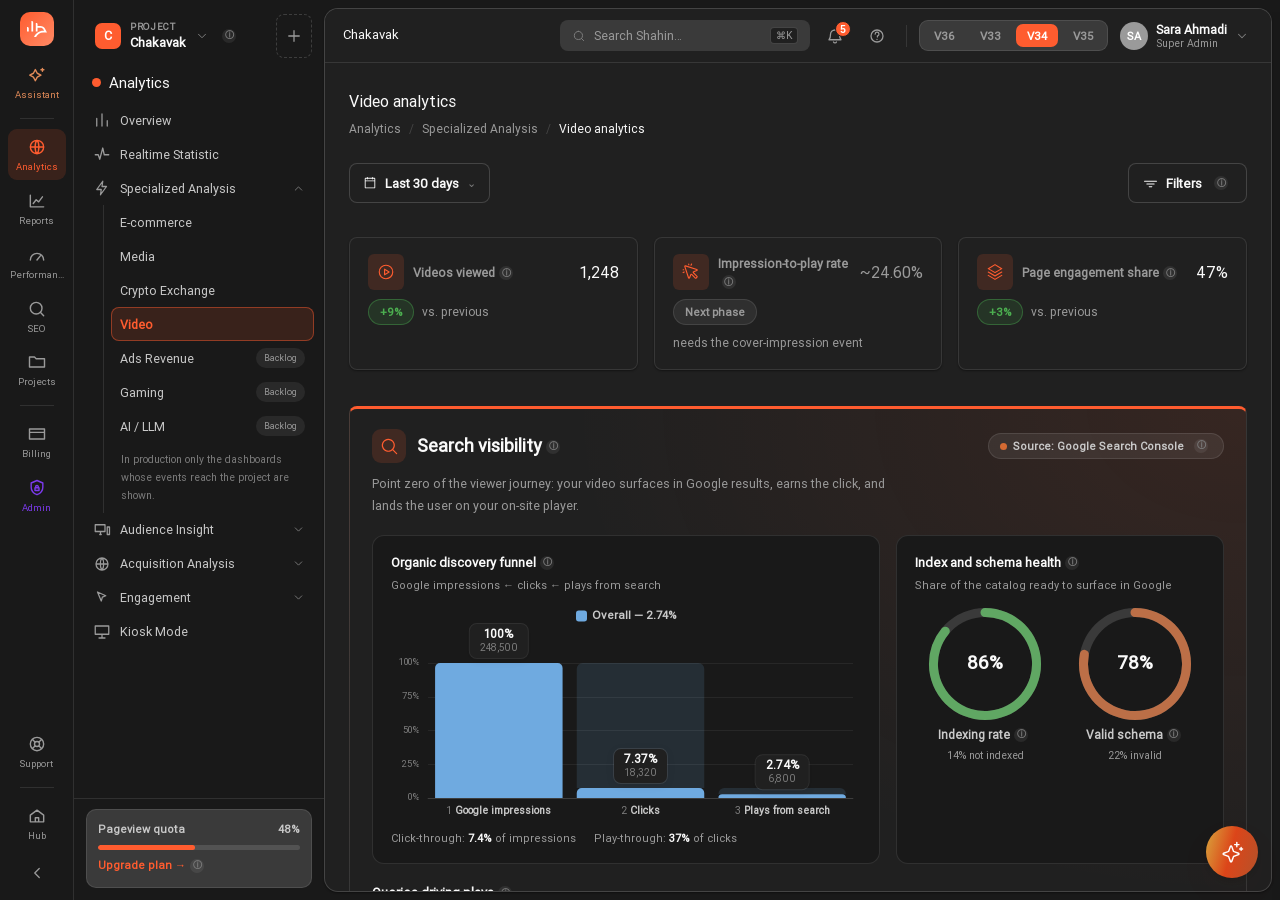
<file: demo/video-dashboard/v34.html>
<!DOCTYPE html>
<html lang="en" dir="ltr" data-theme="dark">
<head>
<meta charset="UTF-8"/>
<meta name="viewport" content="width=device-width,initial-scale=1"/>
<title>شاهین — تحلیل ویدیو</title>
<link rel="stylesheet" href="../assets/shahin-tokens.css"/>
<link rel="stylesheet" href="../assets/shahin-components.css"/>
<link rel="stylesheet" href="../assets/shahin-responsive.css"/>
<style>
/* ── page-only CSS (v29): layout + ECharts containers — colors via tokens only ── */
.vd-filterhead{display:flex;align-items:center;justify-content:space-between;gap:12px;flex-wrap:wrap;margin-bottom:14px}
.vd-grid{display:grid;gap:16px;margin-top:16px}
.vd-grid.c65{grid-template-columns:65fr 35fr}
.vd-grid.c2{grid-template-columns:1fr 1fr}
.vd-grid.c3{grid-template-columns:repeat(3,1fr)}
@media(max-width:1100px){.vd-grid.c65,.vd-grid.c3,.vd-grid.c2{grid-template-columns:1fr}}
.vd-head{display:flex;align-items:flex-start;justify-content:space-between;gap:10px;flex-wrap:wrap}
.vd-actions{display:flex;align-items:center;gap:6px;flex-wrap:wrap}
.vd-sub{font-size:11.5px;color:var(--sh-muted);margin:-4px 0 12px}
.vd-note{font-size:11px;color:var(--sh-muted);margin-top:10px;line-height:1.6}
/* ECharts containers — DS rule: chart colors saturate(.72) */
.ec{width:100%;filter:saturate(.72)}
.ec.h180{height:190px}.ec.h170{height:190px}.ec.h150{height:150px}
.ec.h120{height:130px}.ec.h210{height:216px}.ec.h230{height:236px}.ec.h250{height:256px}.ec.hstk{height:120px}
/* KPI cards — Figma analytics-card look (kept from v27) */
.sh-metric-icon{width:36px;height:36px;border-radius:6px}
.sh-metric-icon svg{width:18px;height:18px}
.sh-metric-delta{border:1px solid transparent;padding:3px 11px;line-height:1.5}
.sh-metric-delta.up{border-color:var(--sh-good-border)}
.sh-metric-delta.down{border-color:var(--sh-bad-border)}
.sh-metric-delta.flat{border-color:var(--sh-border)}
.sh-metric-delta.off{color:var(--sh-muted);background:var(--sh-neutral-bg);border-color:var(--sh-border)}
/* KPI secondary line (completion card) */
.vd-kpi2{display:flex;align-items:baseline;gap:6px;margin-top:5px;font-size:12px;flex-wrap:wrap}
/* ── Search visibility band (GSC source) ── */
.vd-seo{margin:16px 0 0;border-radius:var(--sh-radius);
  background:radial-gradient(130% 110% at 100% 0,color-mix(in srgb,var(--sh-brand) 10%,transparent),transparent 58%),var(--sh-surface);
  border:1px solid var(--sh-border);border-top:3px solid var(--sh-brand);padding:20px 22px}
.vd-seo-head{display:flex;align-items:center;gap:11px;flex-wrap:wrap}
.vd-seo-ico{width:34px;height:34px;border-radius:9px;flex-shrink:0;display:inline-flex;align-items:center;justify-content:center;background:var(--sh-brand-soft);color:var(--sh-brand)}
.vd-seo-ico svg{width:19px;height:19px}
.vd-seo-t{font-size:18px;font-weight:800;color:var(--sh-text)}
.vd-seo-badge{display:inline-flex;align-items:center;gap:6px;font-size:11px;font-weight:700;color:var(--sh-text-2);background:var(--sh-neutral-bg);border:1px solid var(--sh-border);border-radius:999px;padding:3px 11px;margin-inline-start:auto}
.vd-seo-badge::before{content:"";width:7px;height:7px;border-radius:50%;background:var(--sh-warn);flex-shrink:0}
.vd-seo-intro{font-size:12.5px;color:var(--sh-muted);margin:10px 0 18px;line-height:1.75;max-width:78ch}
.vd-seo-grid{display:grid;grid-template-columns:1.55fr 1fr;gap:16px;align-items:stretch}
@media(max-width:1100px){.vd-seo-grid{grid-template-columns:1fr}}
.vd-seo-panel{background:var(--sh-bg);border:1px solid var(--sh-border);border-radius:12px;padding:16px 18px}
.vd-seo-panel-t{font-size:13px;font-weight:800;color:var(--sh-text);display:flex;align-items:center}
.vd-seo-panel-s{font-size:11px;color:var(--sh-muted);margin:2px 0 10px}
.vd-serp{margin-top:18px}
/* funnel conversion captions (between-stage rates, under the chart) */
.vd-conv{display:flex;gap:18px;flex-wrap:wrap;font-size:11px;color:var(--sh-muted);margin-top:8px}
.vd-conv b{color:var(--sh-text)}
/* gauges row (two ECharts gauges) */
.vd-gauges{display:flex;gap:10px}
@media(max-width:480px){.vd-gauges{flex-direction:column}}
.vd-gauge{flex:1;text-align:center;min-width:0}
.vd-gauge .ec{height:118px}
.vd-gauge-l{font-size:12px;font-weight:700;color:var(--sh-text-2);margin-top:2px;display:inline-flex;align-items:center}
.vd-gauge-s{font-size:10.5px;color:var(--sh-muted);margin-top:2px;line-height:1.5}
/* next-phase cards */
.vd-tier3{border-style:dashed;background:var(--sh-bg)}
.vd-t3-desc{font-size:12px;color:var(--sh-muted);margin-top:3px;line-height:1.6}
/* video title = routing hyperlink */
.vd-vtitle{color:var(--sh-text);font-weight:600;text-decoration:none;cursor:pointer;border-radius:4px}
.vd-vtitle:hover{color:var(--sh-brand);text-decoration:underline}
.vd-vtitle:focus-visible{outline:2px solid var(--sh-brand);outline-offset:2px}
.sh-panel-title .vd-vtitle{color:inherit}
.sh-panel-title .vd-vtitle:hover{color:var(--sh-brand);text-decoration:underline}
.vd-dsub{font-size:11px;color:var(--sh-muted-2)}
/* ── watch-depth composite card (replaces the 6 uniform KPI cards) ── */
.wd-grid{display:grid;grid-template-columns:1.2fr 1fr;gap:0;margin-top:6px}
@media(max-width:980px){.wd-grid{grid-template-columns:1fr}}
.wd-col{min-width:0;padding:4px 20px}
.wd-col:first-child{padding-inline-start:4px}
.wd-col:last-child{padding-inline-end:4px}
.wd-col+.wd-col{border-inline-start:1px solid var(--sh-border)}
@media(max-width:980px){.wd-col+.wd-col{border-inline-start:none;border-top:1px solid var(--sh-border);padding:14px 4px 4px}.wd-col{padding:4px}}
.wd-hero{display:flex;align-items:center;gap:20px}
@media(max-width:560px){.wd-hero{flex-direction:column}}
.wd-ring{flex:0 0 150px;min-width:0;text-align:center}
.wd-ring .ec{height:128px}
.wd-hero-stats{flex:1;min-width:0}
.wd-lbl{font-size:12px;font-weight:700;color:var(--sh-text-2);display:inline-flex;align-items:center;gap:4px}
.wd-sub{font-size:11px;color:var(--sh-muted);margin-top:3px;line-height:1.7}
.wd-stat{display:flex;align-items:center;gap:8px;padding:10px 0;border-bottom:1px solid var(--sh-border)}
.wd-stat:last-child{border-bottom:none}
.wd-stat .l{flex:1;font-size:12px;color:var(--sh-text-2);font-weight:600;display:inline-flex;align-items:center;min-width:0}
.wd-stat .v{font-size:16px;font-weight:800;color:var(--sh-text);white-space:nowrap}
.wd-stat .v.off{color:var(--sh-muted)}
/* ── analytics datatable convention (from referrer/pages) ── */
.tbl-toolbar{display:flex;align-items:center;gap:8px;margin:14px 0 12px;flex-wrap:wrap;position:relative}
.tt-search{flex:1;min-width:200px;display:flex;align-items:center;gap:8px;
  border:1px solid var(--sh-border-2);border-radius:var(--sh-radius);padding:0 12px;
  min-height:var(--sh-ctl-h);font-size:12.5px;color:var(--sh-muted);background:var(--sh-surface)}
.tt-search svg{width:14px;height:14px;fill:var(--sh-muted);flex-shrink:0}
.tt-search input{border:none;outline:none;flex:1;font-family:inherit;font-size:12.5px;color:var(--sh-text);background:none}
.cols-menu{display:none;position:absolute;top:46px;inset-inline-end:0;z-index:80;background:var(--sh-surface);
  border:1px solid var(--sh-border);border-radius:10px;box-shadow:var(--sh-shadow-2);padding:8px 0;width:240px}
.cols-menu.open{display:block}
.cm-sec{font-size:10px;color:var(--sh-muted-2);font-weight:700;padding:6px 16px 4px}
.cm-item{display:flex;align-items:center;gap:8px;padding:6px 16px;font-size:12px;color:var(--sh-text-2);cursor:pointer}
.cm-item:hover{background:var(--sh-surface-2)}
.cm-check{width:14px;height:14px;border:1.5px solid var(--sh-border-2);border-radius:4px;flex-shrink:0;position:relative}
.cm-check.on{background:var(--sh-brand);border-color:var(--sh-brand)}
.cm-check.on::after{content:'\2713';color:var(--sh-tip-text);font-size:9px;position:absolute;top:-2px;inset-inline-start:2px}
.srt{color:var(--sh-brand)}
.t-num{font-weight:700;color:var(--sh-text)}
.t-share{font-size:10.5px;color:var(--sh-muted-2);margin-inline-start:4px}
.gr{font-weight:700;font-size:12px}
.gr.up{color:var(--sh-good)}
.gr.down{color:var(--sh-bad)}
.gr.na{color:var(--sh-muted-2);font-weight:400;cursor:help}
.pager{display:flex;align-items:center;justify-content:space-between;margin-top:14px;font-size:12px;color:var(--sh-muted)}
/* ── ad performance table: in-cell rate bars (GA4-style) ── */
.adm-cell{display:inline-flex;align-items:center;gap:8px}
.adm-track{display:inline-block;width:64px;height:6px;border-radius:3px;background:var(--sh-surface-2);overflow:hidden;flex-shrink:0}
.adm-fill{display:block;height:100%;border-radius:3px;filter:saturate(.72)}
/* ── user-environment block (ECharts port of the User agent component) ── */
.seg{display:inline-flex;background:var(--sh-surface);border:1px solid var(--sh-border-2);border-radius:var(--sh-radius);overflow:hidden}
.seg button{border:none;background:transparent;padding:7px 14px;min-height:32px;font-size:12.5px;color:var(--sh-muted);cursor:pointer;font-family:inherit;transition:all .12s}
.seg button.on{background:var(--sh-brand-soft);color:var(--sh-brand);font-weight:700}
.seg.compact button{padding:5px 11px;min-height:28px;font-size:11.5px}
.seg.hide{display:none}
.w-head{display:flex;align-items:center;justify-content:space-between;margin-bottom:6px;flex-wrap:wrap;gap:10px}
.w-controls{display:flex;align-items:center;gap:8px;flex-wrap:wrap}
.dist-wrap{display:grid;grid-template-columns:250px 1fr;gap:30px;align-items:start;margin-top:14px}
@media(max-width:900px){.dist-wrap{grid-template-columns:1fr}}
.dist-wrap.hide{display:none}
.donut-box{position:relative;width:230px;height:230px}
.donut-box .ec{height:230px}
.donut-center{position:absolute;inset:0;display:flex;flex-direction:column;align-items:center;justify-content:center;text-align:center;pointer-events:none}
.donut-center .l1{font-size:10px;color:var(--sh-muted)}
.donut-center .v{font-size:26px;font-weight:800;color:var(--sh-text);line-height:1.1}
.donut-center .l3{font-size:10px;color:var(--sh-muted-2);max-width:120px;margin-top:3px}
.legtbl{width:100%;border-collapse:collapse}
.legtbl th{font-size:10.5px;color:var(--sh-muted);font-weight:700;text-align:start;height:34px;padding:4px 8px;border-bottom:1px solid var(--sh-border);background:var(--sh-surface-2);white-space:nowrap}
.legtbl th.num,.legtbl td.num{text-align:end;direction:ltr}
.legtbl td{font-size:12px;color:var(--sh-text-2);padding:8px;border-bottom:1px solid var(--sh-border)}
.legtbl tr:last-child td{border-bottom:none}
.legtbl tbody tr:hover td{background:var(--sh-surface-2)}
.legtbl .nm{display:flex;align-items:center;gap:7px}
.legtbl .sw{width:10px;height:10px;border-radius:3px;flex-shrink:0;filter:saturate(.72)}
.bnc{font-weight:700;direction:ltr;display:inline-block}
.bnc.bad{color:var(--sh-bad)}.bnc.mid{color:var(--sh-warn)}.bnc.ok{color:var(--sh-text-2)}
.gbv{display:inline-flex;align-items:center;gap:6px;font-size:11.5px;color:var(--sh-text-2);cursor:pointer;margin-top:12px}
.gbv .box{width:15px;height:15px;border:1.5px solid var(--sh-border-2);border-radius:4px;display:inline-block;position:relative;flex-shrink:0}
.gbv.on .box{background:var(--sh-brand);border-color:var(--sh-brand)}
.gbv.on .box::after{content:'✓';color:var(--sh-tip-text);font-size:10px;position:absolute;top:-2px;inset-inline-start:1px}
.gbv.dis{opacity:.35}.gbv.dis .box{pointer-events:none}
#ueTrendWrap{display:none}
#ueTrendWrap.show{display:block;margin-top:14px}
#ueTrendWrap .ec{height:300px}
/* ── side panel — analytics convention (ref: referrer/pages) ── */
.sp-hd-lbl{font-size:10.5px;color:var(--sh-muted);font-weight:700;letter-spacing:.04em;margin-bottom:4px}
.sp-hd-name{font-size:16px;font-weight:800;color:var(--sh-brand);display:flex;align-items:center;gap:8px}
.sp-hd-name .ch-ic{color:var(--sh-muted);background:var(--sh-neutral-bg);border-radius:6px;
  width:24px;height:24px;display:inline-flex;align-items:center;justify-content:center;flex-shrink:0}
.sp-hd-name .ch-ic svg{width:14px;height:14px;fill:currentColor;display:block}
.sp-hd-name .vd-vtitle{color:inherit}
.sp-sec{margin-bottom:22px}
.sp-sec-h{font-size:13px;font-weight:700;color:var(--sh-text);display:flex;align-items:center;margin-bottom:8px}
.sp-sec-sub{font-size:11px;color:var(--sh-muted);margin-bottom:8px}
.gran-note{font-size:10.5px;color:var(--sh-muted);margin-top:4px}
.ov-grid{display:grid;grid-template-columns:repeat(3,1fr);gap:1px;background:var(--sh-border);
  border:1px solid var(--sh-border);border-radius:10px;overflow:hidden}
.ov-cell{background:var(--sh-surface);padding:10px 12px;min-width:0}
.ov-lbl{font-size:10.5px;color:var(--sh-muted);margin-bottom:4px;white-space:nowrap;overflow:hidden;text-overflow:ellipsis;display:flex;align-items:center}
.ov-val{font-size:14px;font-weight:800;color:var(--sh-text);white-space:nowrap}
.mini-row{display:flex;align-items:center;gap:8px;padding:7px 0;border-bottom:1px solid var(--sh-border);font-size:12px}
.mini-row:last-child{border-bottom:none}
.mini-name{flex:1;color:var(--sh-text-2);font-weight:500;overflow:hidden;text-overflow:ellipsis;white-space:nowrap}
.mini-name.ltr{direction:ltr;text-align:end}
.mini-val{color:var(--sh-text);font-weight:700;white-space:nowrap;min-width:52px;text-align:end}
.mini-sub{color:var(--sh-muted-2);font-size:10.5px;white-space:nowrap;min-width:56px;text-align:end}
.mini-head{padding:2px 0 5px}
.mini-head .mini-name,.mini-head .mini-val,.mini-head .mini-sub{font-size:10px;color:var(--sh-muted-2);font-weight:700}
.mini-bar{display:block;flex:1;height:6px;background:var(--sh-neutral-bg);border-radius:3px;overflow:hidden;max-width:90px}
.mini-fill{display:block;height:100%;background:var(--sh-brand);border-radius:3px;filter:saturate(.72)}
.mini-fill.warn{background:var(--sh-warn)}
.sp-chips{display:flex;gap:6px;flex-wrap:wrap;margin-bottom:10px}
.sp-chip{display:inline-flex;align-items:center;gap:6px;font-size:11px;font-weight:700;cursor:pointer;
  border:1px solid var(--sh-border-2);border-radius:999px;padding:3px 11px;color:var(--sh-muted);background:var(--sh-surface)}
.sp-chip .d{width:8px;height:8px;border-radius:50%;flex-shrink:0;background:var(--sh-border-2)}
.sp-chip.on{color:var(--sh-text);border-color:var(--sh-border)}
/* ── side panel internals ── */
.vp-sub{font-size:11.5px;color:var(--sh-muted);margin-bottom:10px}
.vp-warn{display:flex;align-items:flex-start;gap:8px;padding:10px 12px;border-radius:8px;background:var(--sh-warn-bg);border:1px solid var(--sh-warn-border);color:var(--sh-warn);font-size:12px;font-weight:600;line-height:1.55}
.vp-warn svg{width:15px;height:15px;flex-shrink:0;margin-top:1px}
.vp-schema{margin-top:10px;border:1px solid var(--sh-border);border-radius:10px;background:var(--sh-bg);padding:13px 14px;animation:vpSchemaIn .18s ease}
@keyframes vpSchemaIn{from{opacity:0;transform:translateY(-4px)}to{opacity:1;transform:none}}
.vp-schema-intro{font-size:12px;color:var(--sh-text-2);line-height:1.7;margin-bottom:11px}
.vp-steps{margin:0 0 12px;padding:0;list-style:none;display:flex;flex-direction:column;gap:9px}
.vp-steps li{display:flex;gap:9px;align-items:flex-start;font-size:12px;color:var(--sh-text-2);line-height:1.6}
.vp-steps li .n{flex:0 0 20px;height:20px;border-radius:50%;background:var(--sh-brand-soft);color:var(--sh-brand);font-weight:800;font-size:11px;display:inline-flex;align-items:center;justify-content:center;margin-top:1px}
.vp-steps li code{background:var(--sh-neutral-bg);padding:1px 5px;border-radius:4px;font-size:11px;direction:ltr;display:inline-block}
.vp-code{position:relative;margin-bottom:11px}
.vp-code pre{margin:0;background:#0f1116;color:#d7dbe0;border-radius:8px;padding:12px 13px;overflow-x:auto;font-size:11px;line-height:1.6;direction:ltr;text-align:left}
.vp-copy{position:absolute;top:8px;inset-inline-end:8px;background:var(--sh-surface);color:var(--sh-text);border:1px solid var(--sh-border);border-radius:6px;padding:3px 11px;font-size:11px;font-weight:700;cursor:pointer}
.vp-copy:hover{background:var(--sh-surface-2)}
.vp-ec{width:100%;filter:saturate(.72)}
/* ── modals (watch-time table + CDN breakdown) ── */
.cdnm-ov{position:fixed;inset:0;background:rgba(0,0,0,.46);z-index:500;display:flex;align-items:center;justify-content:center;padding:24px;opacity:0;pointer-events:none;transition:opacity .18s}
.cdnm-ov.open{opacity:1;pointer-events:auto}
.cdnm{background:var(--sh-surface);border:1px solid var(--sh-border);border-radius:16px;width:700px;max-width:100%;max-height:88vh;display:flex;flex-direction:column;box-shadow:0 24px 64px rgba(0,0,0,.30);transform:translateY(10px) scale(.985);transition:transform .18s;overflow:hidden}
.cdnm-ov.open .cdnm{transform:none}
.cdnm-head{padding:18px 22px;border-bottom:1px solid var(--sh-border);display:flex;align-items:flex-start;gap:12px;flex-shrink:0}
.cdnm-ico{width:34px;height:34px;border-radius:10px;background:color-mix(in srgb,var(--sh-bad) 15%,transparent);color:var(--sh-bad);display:inline-flex;align-items:center;justify-content:center;flex-shrink:0}
.cdnm-ico svg{width:19px;height:19px}
.cdnm-htxt{min-width:0}
.cdnm-title{font-size:17px;font-weight:800;color:var(--sh-text)}
.cdnm-sub{font-size:12px;color:var(--sh-muted);margin-top:3px;line-height:1.6}
.cdnm-close{margin-inline-start:auto;border:none;background:var(--sh-neutral-bg);color:var(--sh-muted);width:30px;height:30px;border-radius:8px;cursor:pointer;font-size:15px;flex-shrink:0;line-height:1}
.cdnm-close:hover{background:var(--sh-surface-2);color:var(--sh-text)}
.cdnm-body{padding:18px 22px;overflow:auto}
.cdnm-ctx{display:flex;gap:10px;flex-wrap:wrap;margin-bottom:18px}
.cdnm-ctx .b{flex:1;min-width:158px;background:var(--sh-bg);border:1px solid var(--sh-border);border-radius:11px;padding:11px 14px}
.cdnm-ctx .b .l{font-size:11px;color:var(--sh-muted);margin-bottom:4px;display:flex;align-items:center}
.cdnm-ctx .b .v{font-size:17px;font-weight:800;color:var(--sh-text)}
.cdnm-ctx .b.crit{background:color-mix(in srgb,var(--sh-bad) 8%,var(--sh-surface));border-color:color-mix(in srgb,var(--sh-bad) 35%,var(--sh-border))}
.cdnm-ctx .b.crit .v{color:var(--sh-bad)}
.cdnm-ctx .b .v small{font-size:11px;font-weight:700;margin-inline-start:6px}
.cdnm-sec{font-size:12.5px;font-weight:800;color:var(--sh-text-2);margin:6px 0 12px;display:flex;align-items:center}
.cdnm-story{display:flex;gap:9px;align-items:flex-start;background:color-mix(in srgb,var(--sh-bad) 6%,var(--sh-surface));border:1px solid color-mix(in srgb,var(--sh-bad) 22%,var(--sh-border));border-radius:10px;padding:11px 13px;margin-bottom:18px;font-size:12.5px;line-height:1.7;color:var(--sh-text-2)}
.cdnm-story b{color:var(--sh-bad)}
.cdnm-dot{width:9px;height:9px;border-radius:50%;flex-shrink:0}
.cdnm-foot{padding:14px 22px;border-top:1px solid var(--sh-border);display:flex;align-items:center;gap:10px;flex-wrap:wrap;flex-shrink:0;background:var(--sh-bg)}
.cdnm-foot .sp{margin-inline-start:auto}
.cdnm-status{display:inline-flex;align-items:center;gap:6px;font-size:12px;font-weight:700;white-space:nowrap}
.cdnm-status .sd{width:8px;height:8px;border-radius:50%;flex-shrink:0}
.cdnm-status.crit{color:var(--sh-bad)}.cdnm-status.warn{color:var(--sh-warn)}.cdnm-status.ok{color:var(--sh-good)}
</style>
</head>
<body class="sh-layout">

<!-- ═══ GLOBAL SIDEBAR — injected by /assets/shahin-nav.js ═══ -->

<main class="sh-main">

  <!-- ═══ GLOBAL TOPBAR ═══ -->
  <header class="sh-topbar">
    <div>
      <div class="sh-page-title" data-fa="تحلیل ویدیو" data-en="Video analytics">تحلیل ویدیو</div>
      <div class="sh-crumb" data-fa="ایونت‌ها · تحلیل ویدیو" data-en="Events · Video analytics">ایونت‌ها · تحلیل ویدیو</div>
    </div>
    <div class="sh-topbar-spacer"></div>
    <div class="sh-topbar-actions"></div>
  </header>

  <div class="sh-content">

    <!-- ═══ GLOBAL FILTER BAR — standalone date range (left) + summary & Filters trigger (right) ═══ -->
    <div class="vd-filterhead">
      <div class="sh-daterange" data-daterange data-range-name="drRange">
        <button class="sh-dr-trigger" aria-haspopup="dialog" aria-expanded="false">
          <svg viewBox="0 0 256 256" fill="currentColor" width="14" height="14" aria-hidden="true"><path d="M208,32H184V24a8,8,0,0,0-16,0v8H88V24a8,8,0,0,0-16,0v8H48A16,16,0,0,0,32,48V208a16,16,0,0,0,16,16H208a16,16,0,0,0,16-16V48A16,16,0,0,0,208,32ZM72,48v8a8,8,0,0,0,16,0V48h80v8a8,8,0,0,0,16,0V48h24V80H48V48ZM208,208H48V96H208V208Z"/></svg>
          <span class="sh-dr-label">۳۰ روز اخیر</span>
          <span class="sh-dr-caret">⌄</span>
        </button>
        <div class="sh-dr-pop">
          <div class="sh-dr-tabs">
            <button class="sh-dr-tab on" data-tab="range" data-fa="بازه زمانی" data-en="Date range">بازه زمانی</button>
            <button class="sh-dr-tab" data-tab="compare" data-fa="مقایسه" data-en="Compare">مقایسه</button>
          </div>
          <div class="sh-dr-body" data-tab-body="range">
            <label class="sh-radio"><input type="radio" name="drRange" value="7d"/><span data-fa="۷ روز اخیر" data-en="Last 7 days">۷ روز اخیر</span></label>
            <label class="sh-radio"><input type="radio" name="drRange" value="30d" data-default checked/><span data-fa="۳۰ روز اخیر" data-en="Last 30 days">۳۰ روز اخیر</span></label>
            <label class="sh-radio"><input type="radio" name="drRange" value="3m"/><span data-fa="۳ ماه اخیر" data-en="Last 3 months">۳ ماه اخیر</span></label>
            <label class="sh-radio"><input type="radio" name="drRange" value="6m"/><span data-fa="۶ ماه اخیر" data-en="Last 6 months">۶ ماه اخیر</span></label>
            <label class="sh-radio"><input type="radio" name="drRange" value="12m"/><span data-fa="۱۲ ماه اخیر" data-en="Last 12 months">۱۲ ماه اخیر</span></label>
            <label class="sh-radio"><input type="radio" name="drRange" value="custom"/><span data-fa="بازه دلخواه…" data-en="Custom…">بازه دلخواه…</span></label>
          </div>
          <div class="sh-dr-body" data-tab-body="compare" hidden>
            <div class="sh-dr-comparerow">
              <span data-fa="مقایسه با دوره دیگر" data-en="Compare to another period">مقایسه با دوره دیگر</span>
              <span class="sh-switch" data-dr-compare-toggle role="switch" aria-label="مقایسه / Compare"><i></i></span>
            </div>
            <div class="sh-dr-compareopts">
              <label class="sh-radio"><input type="radio" name="drCompare" value="prev" checked/><span data-fa="دوره قبل" data-en="Previous period">دوره قبل</span></label>
              <label class="sh-radio"><input type="radio" name="drCompare" value="lastyear"/><span data-fa="همین دوره، سال گذشته" data-en="Same period last year">همین دوره، سال گذشته</span></label>
              <label class="sh-radio"><input type="radio" name="drCompare" value="custom"/><span data-fa="دلخواه" data-en="Custom">دلخواه</span></label>
            </div>
          </div>
        </div>
      </div>

      <div class="vd-filterhead-r" style="display:flex;align-items:center;gap:12px;flex-wrap:wrap;margin-inline-start:auto">
        <div class="sh-fsum" data-mega-summary
          data-tip-fa="<span class='tip-title'>فیلترهای فعال</span>خلاصه فیلترهای اعمال‌شده روی کل داشبورد؛ با کلیک روی همین نوار یا دکمه «فیلترها» قابل تغییر است."
          data-tip-en="<span class='tip-title'>Active filters</span>A summary of the filters applied to the whole dashboard; click this bar or the Filters button to change them."></div>
        <button class="sh-filterbtn" data-mega-trigger aria-haspopup="dialog" aria-expanded="false"
        data-tip-fa="<span class='tip-title'>فیلترها</span>پنل واحد همه فیلترهای این داشبورد — ویدیو، دسته، پخش و محیط کاربر؛ عدد روی دکمه تعداد گروه‌های فعال را نشان می‌دهد."
        data-tip-en="<span class='tip-title'>Filters</span>One panel for every filter on this dashboard — video, category, playback, and environment; the number shows how many groups are active.">
        <svg viewBox="0 0 256 256" fill="currentColor" width="15" height="15" aria-hidden="true"><path d="M200,136a8,8,0,0,1-8,8H64a8,8,0,0,1,0-16H192A8,8,0,0,1,200,136Zm32-56H24a8,8,0,0,0,0,16H232a8,8,0,0,0,0-16Zm-80,96H104a8,8,0,0,0,0,16h48a8,8,0,0,0,0-16Z"/></svg>
        <span data-fa="فیلترها" data-en="Filters">فیلترها</span>
        <span class="sh-filterbtn-badge" style="display:none">0</span>
      </button>
      </div>
    </div>

    <!-- ═══ FILTER PANEL (drawer) ═══ -->
    <div class="sh-mega-overlay" id="shMega" role="dialog" aria-modal="true" aria-label="فیلترها / Filters">
      <div class="sh-mega">
        <div class="sh-mega-head">
          <span class="sh-mega-title" data-fa="فیلترها" data-en="Filters">فیلترها</span>
          <button class="sh-mega-x" data-mega-x aria-label="بستن / Close">✕</button>
        </div>
        <div class="sh-mega-body">

          <div class="sh-mega-sec" data-sum-fa="ویدیو" data-sum-en="Video">
            <span class="sh-mega-label" data-fa="ویدیو" data-en="Video"
              data-tip-fa="<span class='tip-title'>ویدیو</span>یک یا چند ویدیوی مشخص؛ بدون انتخاب، همه ویدیوها با هم دیده می‌شوند."
              data-tip-en="<span class='tip-title'>Video</span>One or more specific videos; with none selected, all videos are shown together.">ویدیو</span>
            <input class="sh-mega-search" data-target="vfVideoList" data-fa-ph="جستجوی عنوان یا مسیر…" data-en-ph="Search title or path…" placeholder="جستجوی عنوان یا مسیر…"/>
            <div class="sh-mega-list" id="vfVideoList">
              <label class="sh-cb"><input type="checkbox" value="vid_9023"/><span data-fa="خلاصه بازی پرسپولیس — استقلال" data-en="Highlights: Persepolis vs Esteghlal">خلاصه بازی پرسپولیس — استقلال</span></label>
              <label class="sh-cb"><input type="checkbox" value="vid_7741"/><span data-fa="گزارش ویژه بازار ارز" data-en="Special report: FX market">گزارش ویژه بازار ارز</span></label>
              <label class="sh-cb"><input type="checkbox" value="vid_6610"/><span data-fa="آموزش نصب پنل خورشیدی" data-en="Solar panel install tutorial">آموزش نصب پنل خورشیدی</span></label>
              <label class="sh-cb"><input type="checkbox" value="vid_5532"/><span data-fa="۱۰ ترفند آشپزی خانگی" data-en="10 home cooking hacks">۱۰ ترفند آشپزی خانگی</span></label>
              <label class="sh-cb"><input type="checkbox" value="vid_4418"/><span data-fa="مستند حیات وحش ایران" data-en="Iran wildlife documentary">مستند حیات وحش ایران</span></label>
              <label class="sh-cb"><input type="checkbox" value="vid_3307"/><span data-fa="کنسرت آنلاین شب یلدا" data-en="Yalda night online concert">کنسرت آنلاین شب یلدا</span></label>
            </div>
            <div class="sh-mega-empty" data-fa="موردی یافت نشد" data-en="No matches" hidden>موردی یافت نشد</div>
          </div>

          <div class="sh-mega-sec" data-sum-fa="دسته" data-sum-en="Category">
            <span class="sh-mega-label" data-fa="دسته‌بندی محتوا" data-en="Content category"
              data-tip-fa="<span class='tip-title'>دسته‌بندی محتوا</span>تفکیک عملکرد بر اساس دسته محتوا؛ مقایسه ویدیوهای هم‌دسته سیگنال دقیق‌تری می‌دهد."
              data-tip-en="<span class='tip-title'>Content category</span>Splits performance by content category; comparing videos within one category gives a truer signal.">دسته‌بندی محتوا</span>
            <div class="sh-mega-row">
              <span class="sh-chip tog off" data-fa="خبری" data-en="News">خبری</span>
              <span class="sh-chip tog off" data-fa="آموزشی" data-en="Education">آموزشی</span>
              <span class="sh-chip tog off" data-fa="ورزشی" data-en="Sports">ورزشی</span>
              <span class="sh-chip tog off" data-fa="سرگرمی" data-en="Entertainment">سرگرمی</span>
              <span class="sh-chip tog off" data-fa="مستند" data-en="Documentary">مستند</span>
              <span class="sh-chip tog off" data-fa="موسیقی" data-en="Music">موسیقی</span>
            </div>
          </div>

          <div class="sh-mega-sec" data-sum-fa="مدت ویدیو" data-sum-en="Duration">
            <span class="sh-mega-label" data-fa="مدت ویدیو" data-en="Video duration"
              data-tip-fa="<span class='tip-title'>مدت ویدیو</span>تفکیک بر اساس طول ویدیو؛ عمق تماشا و نرخ اتمام فقط بین ویدیوهای هم‌طول مقایسه منصفانه دارد."
              data-tip-en="<span class='tip-title'>Video duration</span>Splits by video length; watch depth and completion only compare fairly between videos of similar length.">مدت ویدیو</span>
            <div class="sh-mega-row">
              <label class="sh-radio"><input type="radio" name="vfDur" value="all" data-default checked/><span data-fa="همه" data-en="All">همه</span></label>
              <label class="sh-radio"><input type="radio" name="vfDur" value="short"/><span data-fa="کوتاه (زیر ۱ دقیقه)" data-en="Short (under 1 min)">کوتاه (زیر ۱ دقیقه)</span></label>
              <label class="sh-radio"><input type="radio" name="vfDur" value="mid"/><span data-fa="۱ تا ۵ دقیقه" data-en="1–5 min">۱ تا ۵ دقیقه</span></label>
              <label class="sh-radio"><input type="radio" name="vfDur" value="long"/><span data-fa="۵ تا ۲۰ دقیقه" data-en="5–20 min">۵ تا ۲۰ دقیقه</span></label>
              <label class="sh-radio"><input type="radio" name="vfDur" value="xlong"/><span data-fa="بلند (بیش از ۲۰ دقیقه)" data-en="Long (over 20 min)">بلند (بیش از ۲۰ دقیقه)</span></label>
            </div>
          </div>

          <div class="sh-mega-sec" data-sum-fa="شروع پخش" data-sum-en="Playback start">
            <span class="sh-mega-label" data-fa="نحوه شروع پخش" data-en="Playback start"
              data-tip-fa="<span class='tip-title'>نحوه شروع پخش</span>پخش چگونه آغاز شده است: دستی، پخش خودکار یا کلیک روی ویدیوی پیشنهادی."
              data-tip-en="<span class='tip-title'>Playback start</span>How playback began: manually, by autoplay, or by clicking a suggested video.">نحوه پخش</span>
            <div class="sh-mega-row">
              <label class="sh-cb"><input type="checkbox" value="manual"/><span data-fa="دستی" data-en="Manual">دستی</span></label>
              <label class="sh-cb"><input type="checkbox" value="autoplay"/><span data-fa="پخش خودکار" data-en="Autoplay">پخش خودکار</span></label>
              <label class="sh-cb"><input type="checkbox" value="recommendation"/><span data-fa="پیشنهادی" data-en="Suggested">پیشنهادی</span></label>
            </div>
          </div>

          <div class="sh-mega-sec" data-sum-fa="دستگاه" data-sum-en="Devices">
            <span class="sh-mega-label" data-fa="دستگاه" data-en="Devices"
              data-tip-fa="<span class='tip-title'>دستگاه</span>نوع دستگاه، مرورگر و سیستم‌عامل بیننده."
              data-tip-en="<span class='tip-title'>Devices</span>The viewer's device type, browser, and operating system.">دستگاه</span>
            <div class="sh-mega-cols" style="grid-template-columns:1fr 1fr 1fr">
              <div>
                <span class="sh-mega-sublabel" data-fa="نوع" data-en="Type">نوع</span>
                <label class="sh-cb"><input type="checkbox" value="desktop"/><span data-fa="دسکتاپ" data-en="Desktop">دسکتاپ</span></label>
                <label class="sh-cb"><input type="checkbox" value="mobile"/><span data-fa="موبایل" data-en="Mobile">موبایل</span></label>
                <label class="sh-cb"><input type="checkbox" value="tablet"/><span data-fa="تبلت" data-en="Tablet">تبلت</span></label>
                <label class="sh-cb"><input type="checkbox" value="smarttv"/><span data-fa="تلویزیون هوشمند" data-en="Smart TV">تلویزیون هوشمند</span></label>
              </div>
              <div>
                <span class="sh-mega-sublabel" data-fa="مرورگر" data-en="Browser">مرورگر</span>
                <label class="sh-cb"><input type="checkbox" value="chrome"/><span data-fa="کروم" data-en="Chrome">کروم</span></label>
                <label class="sh-cb"><input type="checkbox" value="safari"/><span data-fa="سافاری" data-en="Safari">سافاری</span></label>
                <label class="sh-cb"><input type="checkbox" value="firefox"/><span data-fa="فایرفاکس" data-en="Firefox">فایرفاکس</span></label>
                <label class="sh-cb"><input type="checkbox" value="edge"/><span data-fa="اج" data-en="Edge">اج</span></label>
                <label class="sh-cb"><input type="checkbox" value="samsung"/><span data-fa="سامسونگ" data-en="Samsung">سامسونگ</span></label>
              </div>
              <div>
                <span class="sh-mega-sublabel" data-fa="سیستم‌عامل" data-en="OS">سیستم‌عامل</span>
                <label class="sh-cb"><input type="checkbox" value="windows"/><span data-fa="ویندوز" data-en="Windows">ویندوز</span></label>
                <label class="sh-cb"><input type="checkbox" value="macos"/><span data-fa="مک‌اواس" data-en="macOS">مک‌اواس</span></label>
                <label class="sh-cb"><input type="checkbox" value="ios"/><span data-fa="iOS" data-en="iOS">iOS</span></label>
                <label class="sh-cb"><input type="checkbox" value="android"/><span data-fa="اندروید" data-en="Android">اندروید</span></label>
                <label class="sh-cb"><input type="checkbox" value="linux"/><span data-fa="لینوکس" data-en="Linux">لینوکس</span></label>
              </div>
            </div>
          </div>

          <div class="sh-mega-sec" data-sum-fa="اپراتور" data-sum-en="Carrier">
            <span class="sh-mega-label" data-fa="اپراتور اینترنتی" data-en="Internet carrier"
              data-tip-fa="<span class='tip-title'>اپراتور اینترنتی</span>اپراتور شبکه بیننده؛ برای پیگیری مشکلات کیفیت پخش که به یک شبکه خاص برمی‌گردد."
              data-tip-en="<span class='tip-title'>Internet carrier</span>The viewer's network carrier; for tracing playback-quality problems rooted in one specific network.">اپراتور اینترنتی</span>
            <div class="sh-mega-cols" style="grid-template-columns:1fr 1fr 1fr">
              <label class="sh-cb"><input type="checkbox" value="irancell"/><span data-fa="ایرانسل" data-en="Irancell">ایرانسل</span></label>
              <label class="sh-cb"><input type="checkbox" value="mci"/><span data-fa="همراه اول" data-en="MCI">همراه اول</span></label>
              <label class="sh-cb"><input type="checkbox" value="tci"/><span data-fa="مخابرات" data-en="TCI">مخابرات</span></label>
              <label class="sh-cb"><input type="checkbox" value="shatel"/><span data-fa="شاتل" data-en="Shatel">شاتل</span></label>
              <label class="sh-cb"><input type="checkbox" value="rightel"/><span data-fa="رایتل" data-en="Rightel">رایتل</span></label>
              <label class="sh-cb"><input type="checkbox" value="other"/><span data-fa="سایر" data-en="Other">سایر</span></label>
            </div>
          </div>

          <div class="sh-mega-sec" data-sum-fa="موقعیت" data-sum-en="Location">
            <span class="sh-mega-label" data-fa="موقعیت مکانی" data-en="Location"
              data-tip-fa="<span class='tip-title'>موقعیت مکانی</span>کشور یا شهر بیننده؛ برای دیدن تفاوت کیفیت پخش میان مناطق و اپراتورها."
              data-tip-en="<span class='tip-title'>Location</span>The viewer's country or city; reveals playback-quality differences across regions and carriers.">موقعیت مکانی</span>
            <input class="sh-mega-search" data-target="vfLocList" data-fa-ph="جستجوی کشور یا شهر…" data-en-ph="Search country or city…" placeholder="جستجوی کشور یا شهر…"/>
            <div class="sh-mega-cols" id="vfLocList" style="grid-template-columns:1fr 1fr 1fr;margin-top:10px">
              <label class="sh-cb"><input type="checkbox" value="ir"/><span data-fa="ایران" data-en="Iran">ایران</span></label>
              <label class="sh-cb"><input type="checkbox" value="de"/><span data-fa="آلمان" data-en="Germany">آلمان</span></label>
              <label class="sh-cb"><input type="checkbox" value="us"/><span data-fa="آمریکا" data-en="United States">آمریکا</span></label>
              <label class="sh-cb"><input type="checkbox" value="af"/><span data-fa="افغانستان" data-en="Afghanistan">افغانستان</span></label>
              <label class="sh-cb"><input type="checkbox" value="tr"/><span data-fa="ترکیه" data-en="Turkey">ترکیه</span></label>
              <label class="sh-cb"><input type="checkbox" value="ae"/><span data-fa="امارات" data-en="UAE">امارات</span></label>
              <label class="sh-cb"><input type="checkbox" value="ca"/><span data-fa="کانادا" data-en="Canada">کانادا</span></label>
              <label class="sh-cb"><input type="checkbox" value="fr"/><span data-fa="فرانسه" data-en="France">فرانسه</span></label>
              <label class="sh-cb"><input type="checkbox" value="tehran"/><span data-fa="تهران" data-en="Tehran">تهران</span></label>
            </div>
            <div class="sh-mega-empty" data-fa="موردی یافت نشد" data-en="No matches" hidden>موردی یافت نشد</div>
          </div>

          <div class="sh-mega-sec" data-seg-mode data-sum-fa="ارجاع‌دهنده" data-sum-en="Referrer">
            <span class="sh-mega-label" data-fa="ارجاع‌دهنده" data-en="Referrer"
              data-tip-fa="<span class='tip-title'>ارجاع‌دهنده</span>بیننده از کجا وارد شد — کانال (جستجوی ارگانیک، شبکه اجتماعی، ایمیل، مستقیم)، یک منبع یا یک دامنه مشخص."
              data-tip-en="<span class='tip-title'>Referrer</span>Where the viewer came from — a channel (organic search, social, email, direct), a specific source, or a domain.">ارجاع‌دهنده</span>
            <div class="sh-seg" data-panes="vfRefPanes">
              <span class="sh-seg-opt on" data-pane="channels" data-fa="کانال‌ها" data-en="Channels">کانال‌ها</span>
              <span class="sh-seg-opt" data-pane="source" data-fa="منبع" data-en="Source">منبع</span>
              <span class="sh-seg-opt" data-pane="domain" data-fa="دامنه" data-en="Domain">دامنه</span>
            </div>
            <div id="vfRefPanes" style="margin-top:10px">
              <div data-pane-body="channels">
                <div class="sh-mega-cols" style="grid-template-columns:1fr 1fr">
                  <label class="sh-cb"><input type="checkbox" value="organic"/><span data-fa="جستجوی ارگانیک" data-en="Organic search">جستجوی ارگانیک</span></label>
                  <label class="sh-cb"><input type="checkbox" value="social"/><span data-fa="شبکه اجتماعی" data-en="Social">شبکه اجتماعی</span></label>
                  <label class="sh-cb"><input type="checkbox" value="email"/><span data-fa="ایمیل" data-en="Email">ایمیل</span></label>
                  <label class="sh-cb"><input type="checkbox" value="direct"/><span data-fa="مستقیم" data-en="Direct">مستقیم</span></label>
                </div>
              </div>
              <div data-pane-body="source" hidden>
                <input class="sh-valinput" data-fa-ph="نام منبع — مثلا google" data-en-ph="Source name — e.g. google" placeholder="نام منبع — مثلا google"/>
              </div>
              <div data-pane-body="domain" hidden>
                <input class="sh-valinput" data-fa-ph="دامنه ارجاع — مثلا t.me" data-en-ph="Referring domain — e.g. t.me" placeholder="دامنه ارجاع — مثلا t.me"/>
              </div>
            </div>
          </div>

          <div class="sh-mega-sec" data-seg-mode data-sum-fa="UTM" data-sum-en="UTM">
            <span class="sh-mega-label" data-fa="کمپین (UTM)" data-en="Campaign (UTM)"
              data-tip-fa="<span class='tip-title'>کمپین (UTM)</span>پارامترهای کمپین در آدرس صفحه — کمپین، منبع یا واسط؛ حالت را انتخاب کنید و مقدار را بنویسید."
              data-tip-en="<span class='tip-title'>Campaign (UTM)</span>Campaign parameters in the page URL — campaign, source, or medium; pick a mode and type a value.">کمپین (UTM)</span>
            <div class="sh-seg">
              <span class="sh-seg-opt on" data-fa="کمپین" data-en="Campaign">کمپین</span>
              <span class="sh-seg-opt" data-fa="منبع" data-en="Source">منبع</span>
              <span class="sh-seg-opt" data-fa="واسط" data-en="Medium">واسط</span>
            </div>
            <input class="sh-valinput" data-fa-ph="مثلا yalda-1405" data-en-ph="e.g. yalda-1405" placeholder="مثلا yalda-1405"/>
          </div>

          <div class="sh-mega-sec" data-sum-fa="نوع کاربر" data-sum-en="User type">
            <span class="sh-mega-label" data-fa="نوع کاربر" data-en="User type"
              data-tip-fa="<span class='tip-title'>نوع کاربر</span>همه کاربران، کاربران بازگشتی یا کاربران جدید (اولین بازدید در بازه)."
              data-tip-en="<span class='tip-title'>User type</span>All users, returning users, or new users (first visit within the range).">نوع کاربر</span>
            <div class="sh-mega-row">
              <label class="sh-radio"><input type="radio" name="vfUserType" value="all" data-default checked/><span data-fa="همه کاربران" data-en="All users">همه کاربران</span></label>
              <label class="sh-radio"><input type="radio" name="vfUserType" value="returning"/><span data-fa="کاربران بازگشتی" data-en="Returning users">کاربران بازگشتی</span></label>
              <label class="sh-radio"><input type="radio" name="vfUserType" value="new"/><span data-fa="کاربران جدید" data-en="New users">کاربران جدید</span></label>
            </div>
          </div>

          <div class="sh-mega-sec" data-sum-fa="ربات" data-sum-en="Bots">
            <span class="sh-mega-label" data-fa="ترافیک ربات‌ها" data-en="Bot traffic"
              data-tip-fa="<span class='tip-title'>ترافیک ربات‌ها</span>به‌صورت پیش‌فرض ربات‌ها از آمار حذف می‌شوند؛ برای ممیزی می‌توان آن‌ها را هم لحاظ کرد."
              data-tip-en="<span class='tip-title'>Bot traffic</span>Bots are excluded from the numbers by default; include them when auditing.">ترافیک ربات‌ها</span>
            <div class="sh-mega-row">
              <label class="sh-radio"><input type="radio" name="vfBot" value="exclude" data-default checked/><span data-fa="بدون ربات" data-en="Exclude bots">بدون ربات</span></label>
              <label class="sh-radio"><input type="radio" name="vfBot" value="include"/><span data-fa="شامل ربات" data-en="Include bots">شامل ربات</span></label>
            </div>
          </div>

        </div>
        <div class="sh-mega-foot">
          <button class="sh-btn ghost" data-mega-cancel data-fa="انصراف" data-en="Cancel">انصراف</button>
          <div class="sh-mega-foot-r">
            <button class="sh-btn primary" data-mega-save data-fa="ذخیره فیلترها" data-en="Save filters">ذخیره فیلترها</button>
          </div>
        </div>
      </div>
    </div>

    <!-- ════════ ZONE 1 — DISCOVERY: how viewers find the videos (layout rule: viewer journey, KPI row → charts) ════════ -->
    <div class="sh-grid kpi">
      <div class="sh-metric">
        <div class="sh-metric-head">
          <span class="sh-metric-icon"><svg viewBox="0 0 256 256" fill="currentColor" aria-hidden="true"><path d="M128,24A104,104,0,1,0,232,128,104.11,104.11,0,0,0,128,24Zm0,192a88,88,0,1,1,88-88A88.1,88.1,0,0,1,128,216Zm48.24-94.78-64-40A8,8,0,0,0,100,88v80a8,8,0,0,0,12.24,6.78l64-40a8,8,0,0,0,0-13.56ZM116,153.57V102.43L156.91,128Z"/></svg></span>
          <span class="sh-metric-label"
            data-tip-fa="<span class='tip-title'>ویدیوهای دیده‌شده</span>تعداد ویدیوهای یکتایی که در بازه انتخابی دست‌کم یک‌بار پخش شده‌اند؛ شاخصی برای وسعت کاتالوگ فعال."
            data-tip-en="<span class='tip-title'>Videos viewed</span>The number of unique videos played at least once in the selected range; a measure of the active catalog's breadth."><span data-fa="ویدیوهای دیده‌شده" data-en="Videos viewed">ویدیوهای دیده‌شده</span></span>
          <span class="sh-metric-val" data-num="1248">۱٬۲۴۸</span>
        </div>
        <div class="sh-metric-foot">
          <span class="sh-metric-delta up" data-fa="+۹٪" data-en="+9%">+۹٪</span>
          <span class="sh-metric-cmp" data-fa="نسبت به دوره قبل" data-en="vs. previous">نسبت به دوره قبل</span>
        </div>
      </div>
      <div class="sh-metric">
        <div class="sh-metric-head">
          <span class="sh-metric-icon"><svg viewBox="0 0 256 256" fill="currentColor" aria-hidden="true"><path d="M88,24V16a8,8,0,0,1,16,0v8a8,8,0,0,1-16,0ZM16,104h8a8,8,0,0,0,0-16H16a8,8,0,0,0,0,16ZM124.42,39.16a8,8,0,0,0,10.74-3.58l8-16a8,8,0,0,0-14.31-7.16l-8,16A8,8,0,0,0,124.42,39.16Zm-96,81.69-16,8a8,8,0,0,0,7.16,14.31l16-8a8,8,0,1,0-7.16-14.31ZM219.31,184a16,16,0,0,1,0,22.63l-12.68,12.68a16,16,0,0,1-22.63,0L132.7,168,115,214.09c0,.1-.08.21-.13.32a15.83,15.83,0,0,1-14.6,9.59l-.79,0a15.83,15.83,0,0,1-14.41-11L32.8,52.92A16,16,0,0,1,52.92,32.8L213,85.07a16,16,0,0,1,1.41,29.8l-.32.13L168,132.69ZM208,195.31,156.69,144h0a16,16,0,0,1,4.93-26l.32-.14,45.95-17.64L48,48l52.2,159.86,17.65-46c0-.11.08-.22.13-.33a16,16,0,0,1,11.69-9.34,16.72,16.72,0,0,1,3-.28,16,16,0,0,1,11.3,4.69L195.31,208Z"/></svg></span>
          <span class="sh-metric-label"
            data-tip-fa="<span class='tip-title'>نرخ نمایش به پخش</span>از کاربرانی که کاور ویدیو را دیدند، چه سهمی پخش را شروع کردند؛ نشانه جذابیت کاور و عنوان."
            data-tip-en="<span class='tip-title'>Impression-to-play rate</span>Of users who saw the video cover, the share who started playback; a signal of cover and title appeal."><span data-fa="نرخ نمایش به پخش" data-en="Impression-to-play rate">نرخ نمایش به پخش</span></span>
          <span class="sh-metric-val" style="color:var(--sh-muted)" data-fa="~۲۴٫۶۰٪" data-en="~24.60%">~۲۴٫۶۰٪</span>
        </div>
        <div class="sh-metric-foot">
          <span class="sh-metric-delta off" data-fa="فاز بعد" data-en="Next phase">فاز بعد</span>
          <span class="sh-metric-cmp" data-fa="نیازمند رویداد نمایش کاور" data-en="needs the cover-impression event">نیازمند رویداد نمایش کاور</span>
        </div>
      </div>
      <div class="sh-metric">
        <div class="sh-metric-head">
          <span class="sh-metric-icon"><svg viewBox="0 0 256 256" fill="currentColor" aria-hidden="true"><path d="M230.91,172A8,8,0,0,1,228,182.91l-96,56a8,8,0,0,1-8.06,0l-96-56A8,8,0,0,1,36,169.09l92,53.65,92-53.65A8,8,0,0,1,230.91,172ZM220,121.09l-92,53.65L36,121.09A8,8,0,0,0,28,134.91l96,56a8,8,0,0,0,8.06,0l96-56A8,8,0,1,0,220,121.09ZM24,80a8,8,0,0,1,4-6.91l96-56a8,8,0,0,1,8.06,0l96,56a8,8,0,0,1,0,13.82l-96,56a8,8,0,0,1-8.06,0l-96-56A8,8,0,0,1,24,80Zm23.88,0L128,126.74,208.12,80,128,33.26Z"/></svg></span>
          <span class="sh-metric-label"
            data-tip-fa="<span class='tip-title'>سهم ویدیو از تعامل صفحه</span>سهمی از کل زمان حضور کاربر روی صفحه که داخل پلیر ویدیو می‌گذرد؛ نشان می‌دهد ویدیو وزن اصلی تعامل صفحه را دارد یا نقش حاشیه‌ای."
            data-tip-en="<span class='tip-title'>Page engagement share</span>The share of a user's total time on the page spent inside the video player; shows whether video carries the page's engagement or plays a side role."><span data-fa="سهم ویدیو از تعامل صفحه" data-en="Page engagement share">سهم ویدیو از تعامل صفحه</span></span>
          <span class="sh-metric-val" data-fa="۴۷٪" data-en="47%">۴۷٪</span>
        </div>
        <div class="sh-metric-foot">
          <span class="sh-metric-delta up" data-fa="+۳٪" data-en="+3%">+۳٪</span>
          <span class="sh-metric-cmp" data-fa="نسبت به دوره قبل" data-en="vs. previous">نسبت به دوره قبل</span>
        </div>
      </div>
    </div>

    <!-- Search visibility band — distinct look only marks the different data source (GSC) -->
    <section class="vd-seo">
      <div class="vd-seo-head">
        <span class="vd-seo-ico"><svg viewBox="0 0 256 256" fill="currentColor" aria-hidden="true"><path d="M229.66,218.34l-50.07-50.06a88.11,88.11,0,1,0-11.31,11.31l50.06,50.07a8,8,0,0,0,11.32-11.32ZM40,112a72,72,0,1,1,72,72A72.08,72.08,0,0,1,40,112Z"/></svg></span>
        <span class="vd-seo-t" data-fa="دیده‌شدن در جستجو" data-en="Search visibility"
          data-tip-fa="<span class='tip-title'>دیده‌شدن در جستجو</span>اولین برخورد کاربر با ویدیوی شما در نتایج گوگل، پیش از ورود به سایت؛ داده این بخش از Google Search Console می‌آید."
          data-tip-en="<span class='tip-title'>Search visibility</span>The user's first encounter with your video in Google results, before they reach the site; this section is fed by Google Search Console.">دیده‌شدن در جستجو</span>
        <span class="vd-seo-badge" data-fa="منبع: Google Search Console" data-en="Source: Google Search Console"
          data-tip-fa="<span class='tip-title'>منبع متفاوت</span>برخلاف بقیه داشبورد که از اسکریپت پخش روی صفحه تغذیه می‌شود، داده این بخش از Google Search Console می‌آید."
          data-tip-en="<span class='tip-title'>Different source</span>Unlike the rest of the dashboard, which is fed by the on-page playback script, this section comes from Google Search Console.">منبع: Google Search Console</span>
      </div>
      <div class="vd-seo-intro" data-fa="نقطه صفر سفر بیننده: ویدیوی شما در نتایج گوگل دیده می‌شود، کلیک می‌خورد و کاربر را مستقیم به پلیر روی سایت می‌رساند." data-en="Point zero of the viewer journey: your video surfaces in Google results, earns the click, and lands the user on your on-site player.">نقطه صفر سفر بیننده: ویدیوی شما در نتایج گوگل دیده می‌شود، کلیک می‌خورد و کاربر را مستقیم به پلیر روی سایت می‌رساند.</div>

      <div class="vd-seo-grid">
        <div class="vd-seo-panel">
          <div class="vd-seo-panel-t" data-fa="قیف کشف ارگانیک" data-en="Organic discovery funnel"
            data-tip-fa="<span class='tip-title'>قیف کشف ارگانیک</span>سه گام کشف در گوگل — نمایش، کلیک و تماشا؛ افت میان گام‌ها محل گلوگاه ارگانیک را نشان می‌دهد."
            data-tip-en="<span class='tip-title'>Organic discovery funnel</span>The three discovery steps in Google — impressions, clicks, and resulting plays; the drop between steps locates the organic bottleneck.">قیف کشف ارگانیک</div>
          <div class="vd-seo-panel-s" data-fa="نمایش در گوگل ← کلیک ← تماشا از جستجو" data-en="Google impressions ← clicks ← plays from search">نمایش در گوگل ← کلیک ← تماشا از جستجو</div>
          <div id="ecSeoFunnel" class="ec h210"></div>
          <div class="vd-conv">
            <span data-fa="نرخ کلیک: <b>۷٫۴٪</b> از نمایش‌ها" data-en="Click-through: <b>7.4%</b> of impressions">نرخ کلیک: <b>۷٫۴٪</b> از نمایش‌ها</span>
            <span data-fa="نرخ تماشا: <b>۳۷٪</b> از کلیک‌ها" data-en="Play-through: <b>37%</b> of clicks">نرخ تماشا: <b>۳۷٪</b> از کلیک‌ها</span>
          </div>
        </div>

        <div class="vd-seo-panel">
          <div class="vd-seo-panel-t" data-fa="سلامت ایندکس و اسکیما" data-en="Index and schema health"
            data-tip-fa="<span class='tip-title'>سلامت ایندکس و اسکیما</span>دو پیش‌شرط فنی دیده‌شدن: ویدیوی ایندکس‌نشده در نتایج ظاهر نمی‌شود و ویدیوی بدون اسکیمای معتبر از قابلیت‌های ویدیویی گوگل جا می‌ماند."
            data-tip-en="<span class='tip-title'>Index and schema health</span>Two technical preconditions of visibility: an unindexed video never appears in results, and one without valid schema misses Google's video features.">سلامت ایندکس و اسکیما</div>
          <div class="vd-seo-panel-s" data-fa="نسبت کاتالوگ آماده نمایش در گوگل" data-en="Share of the catalog ready to surface in Google">نسبت کاتالوگ آماده نمایش در گوگل</div>
          <div class="vd-gauges">
            <div class="vd-gauge">
              <div id="ecIdxGauge" class="ec"></div>
              <div class="vd-gauge-l" data-fa="نرخ ایندکس‌شدن" data-en="Indexing rate"
                data-tip-fa="<span class='tip-title'>نرخ ایندکس‌شدن</span>سهم ویدیوهایی که گوگل ایندکس کرده است؛ ویدیوی ایندکس‌نشده در نتایج ظاهر نمی‌شود."
                data-tip-en="<span class='tip-title'>Indexing rate</span>The share of videos indexed by Google; an unindexed video never appears in results.">نرخ ایندکس‌شدن</div>
              <div class="vd-gauge-s" data-fa="۱۴٪ ایندکس‌نشده" data-en="14% not indexed">۱۴٪ ایندکس‌نشده</div>
            </div>
            <div class="vd-gauge">
              <div id="ecSchemaGauge" class="ec"></div>
              <div class="vd-gauge-l" data-fa="اسکیمای معتبر" data-en="Valid schema"
                data-tip-fa="<span class='tip-title'>اسکیمای معتبر</span>سهم ویدیوهایی که نشانه‌گذاری معتبر VideoObject دارند؛ همین سنجه در پنل هر ویدیو هم به‌صورت تک‌ویدیویی دیده می‌شود."
                data-tip-en="<span class='tip-title'>Valid schema</span>The share of videos carrying valid VideoObject markup; the same measure appears per video in each video's panel.">اسکیمای معتبر</div>
              <div class="vd-gauge-s" data-fa="۲۲٪ نامعتبر" data-en="22% invalid">۲۲٪ نامعتبر</div>
            </div>
          </div>
        </div>
      </div>

      <div class="vd-serp">
        <div class="vd-seo-panel-t" data-fa="کوئری‌های منجر به تماشا" data-en="Queries driving plays"
          data-tip-fa="<span class='tip-title'>کوئری‌های منجر به تماشا</span>جستجوهایی که کاربری آورده‌اند که سپس روی صفحه ویدیو پخش کرده است؛ راهنمای مستقیم نقشه محتوا."
          data-tip-en="<span class='tip-title'>Queries driving plays</span>Searches that brought a user who then played a video on the page; a direct guide for the content roadmap.">کوئری‌های منجر به تماشا</div>
        <div class="vd-seo-panel-s" data-fa="مرتب‌شده بر اساس بیشترین تماشا" data-en="Ranked by most plays">مرتب‌شده بر اساس بیشترین تماشا</div>
        <div id="ecQueries" class="ec h210"></div>
      </div>
    </section>

    <!-- ════════ ZONE 2 — ENGAGEMENT: watch depth & time (composite card → charts) ════════ -->
    <div class="sh-card" style="margin-top:16px">
      <div class="sh-card-title" data-fa="عمق و زمان تماشا" data-en="Watch depth and time"
        data-tip-fa="<span class='tip-title'>عمق و زمان تماشا</span>تصویر یکپارچه از ماندن بیننده پس از شروع پخش: چه سهمی از ویدیو دیده می‌شود، چقدر زمان صرف می‌شود و چه رفتاری تکرار می‌شود."
        data-tip-en="<span class='tip-title'>Watch depth and time</span>One picture of viewer staying power after play: how much of a video gets watched, how much time is spent, and what behavior repeats.">عمق و زمان تماشا</div>
      <div class="wd-grid">

        <!-- depth hero: ring + companion stats beside it -->
        <div class="wd-col">
          <div class="wd-hero">
            <div class="wd-ring">
              <div id="ecDepthRing" class="ec"></div>
              <div class="wd-lbl"
                data-tip-fa="<span class='tip-title'>میانگین درصد تماشا</span>به‌طور میانگین چه سهمی از طول ویدیو تماشا می‌شود؛ سنجه عمق تماشا، مستقل از طول ویدیو."
                data-tip-en="<span class='tip-title'>Avg completion</span>On average, the share of a video's length that gets watched — depth independent of duration."><span data-fa="میانگین درصد تماشا" data-en="Avg completion">میانگین درصد تماشا</span></div>
              <div class="wd-sub">
                <span class="sh-metric-delta down" style="font-size:11px" data-fa="−۷٪" data-en="−7%">−۷٪</span>
                <span data-fa="نسبت به دوره قبل" data-en="vs. previous">نسبت به دوره قبل</span>
              </div>
            </div>
            <div class="wd-hero-stats">
              <div class="wd-stat">
                <span class="l"
                  data-tip-fa="<span class='tip-title'>میانگین زمان تماشا</span>میانگین زمانی که هر بیننده در یک پخش تماشا می‌کند؛ در کنار میانگین مدت ویدیو معنا پیدا می‌کند."
                  data-tip-en="<span class='tip-title'>Avg watch time</span>The average time a viewer watches per play; read it alongside average video duration."><span data-fa="میانگین زمان تماشا" data-en="Avg watch time">میانگین زمان تماشا</span></span>
                <span class="v" data-fa="۳:۴۲" data-en="3:42">۳:۴۲</span>
                <span class="sh-metric-delta down" style="font-size:11px" data-fa="−۸٪" data-en="−8%">−۸٪</span>
              </div>
              <div class="wd-stat">
                <span class="l"
                  data-tip-fa="<span class='tip-title'>میانگین مدت ویدیو</span>میانگین طول ویدیوهای پخش‌شده در بازه؛ مرجعی که میانگین زمان تماشا را معنادار می‌کند."
                  data-tip-en="<span class='tip-title'>Avg video duration</span>The average length of the videos played in the range; the reference that gives meaning to average watch time."><span data-fa="میانگین مدت ویدیو" data-en="Avg video duration">میانگین مدت ویدیو</span></span>
                <span class="v" data-fa="۵:۵۸" data-en="5:58">۵:۵۸</span>
                <span class="sh-metric-delta up" style="font-size:11px" data-fa="+۳٪" data-en="+3%">+۳٪</span>
              </div>
            </div>
          </div>
        </div>

        <!-- compact totals & repeat behavior -->
        <div class="wd-col">
          <div class="wd-stat">
            <span class="l"
              data-tip-fa="<span class='tip-title'>کل زمان تماشا</span>مجموع زمان واقعی تماشای همه بینندگان در بازه انتخابی."
              data-tip-en="<span class='tip-title'>Total watch time</span>The total real watch time across all viewers in the selected range."><span data-fa="کل زمان تماشا" data-en="Total watch time">کل زمان تماشا</span></span>
            <span class="v" data-fa="۴٬۸۱۰ ساعت" data-en="4,810 h">۴٬۸۱۰ ساعت</span>
            <span class="sh-metric-delta up" style="font-size:11px" data-fa="+۶٪" data-en="+6%">+۶٪</span>
          </div>
          <div class="wd-stat">
            <span class="l"
              data-tip-fa="<span class='tip-title'>نرخ اتمام کامل</span>سهم پخش‌هایی که به انتهای ویدیو رسیدند؛ مکمل میانگین درصد تماشا که عمق متوسط است."
              data-tip-en="<span class='tip-title'>Full completion</span>The share of plays that reached the video's end; the companion to avg completion, which is average depth."><span data-fa="نرخ اتمام کامل" data-en="Full completion">نرخ اتمام کامل</span></span>
            <span class="v" data-fa="۵۸٫۴۰٪" data-en="58.40%">۵۸٫۴۰٪</span>
            <span class="sh-metric-delta down" style="font-size:11px" data-fa="−۲٫۳٪" data-en="−2.3%">−۲٫۳٪</span>
          </div>
          <div class="wd-stat">
            <span class="l"
              data-tip-fa="<span class='tip-title'>نرخ بازپخش</span>سهم بینندگان یکتایی که یک ویدیو را در نشست‌های جداگانه دوباره تماشا می‌کنند؛ نشانه محتوای ماندگار و مرجع."
              data-tip-en="<span class='tip-title'>Replay rate</span>The share of unique viewers who re-watch a video in separate sessions; a signal of evergreen, reference-grade content."><span data-fa="نرخ بازپخش" data-en="Replay rate">نرخ بازپخش</span></span>
            <span class="v" data-fa="۱۸٫۴٪" data-en="18.4%">۱۸٫۴٪</span>
            <span class="sh-metric-delta up" style="font-size:11px" data-fa="+۲٪" data-en="+2%">+۲٪</span>
          </div>
          <div class="wd-stat">
            <span class="l"
              data-tip-fa="<span class='tip-title'>نرخ دانلود</span>سهم نشست‌هایی که به‌جای تماشای آنلاین، ویدیو را دانلود کردند؛ نشانه مصرف آفلاین و ارزش نگه‌داشتنی محتوا."
              data-tip-en="<span class='tip-title'>Download rate</span>The share of sessions that downloaded the video instead of streaming it; a signal of offline consumption and keepability."><span data-fa="نرخ دانلود" data-en="Download rate">نرخ دانلود</span></span>
            <span class="v" data-fa="۹٫۲٪" data-en="9.2%">۹٫۲٪</span>
            <span class="sh-metric-delta up" style="font-size:11px" data-fa="+۱٫۱٪" data-en="+1.1%">+۱٫۱٪</span>
          </div>
        </div>
      </div>
    </div>

    <!-- Engagement charts: watch-time trend + playback source -->
    <div class="vd-grid c65">
      <div class="sh-card">
        <div class="vd-head">
          <div>
            <div class="sh-card-title" data-fa="روند زمان تماشا" data-en="Watch time trend"
              data-tip-fa="<span class='tip-title'>روند زمان تماشا</span>میانگین زمان تماشای روزانه در بازه انتخابی؛ افت تدریجی معمولا محتوایی است و افت ناگهانی فنی."
              data-tip-en="<span class='tip-title'>Watch time trend</span>Daily average watch time over the selected range; a gradual decline usually points to content, a sudden drop to a technical issue.">روند زمان تماشا</div>
            <div class="vd-sub" data-fa="میانگین زمان تماشای روزانه (دقیقه:ثانیه)" data-en="Daily average watch time (m:ss)">میانگین زمان تماشای روزانه (دقیقه:ثانیه)</div>
          </div>
          <div class="vd-actions">
            <span class="sh-chip" style="cursor:default;background:var(--sh-neutral-bg);color:var(--sh-muted)"
              data-tip-fa="<span class='tip-title'>پیرو فیلترهای سراسری</span>این نمودار بازه و سطح تجمیع را از فیلترهای بالای صفحه می‌گیرد."
              data-tip-en="<span class='tip-title'>Follows global filters</span>This chart inherits its range and granularity from the page's top filters."
              data-fa="پیرو فیلتر سراسری" data-en="Global filters">پیرو فیلتر سراسری</span>
            <button class="sh-btn ghost compact" onclick="openWtTable()"
              data-tip-fa="<span class='tip-title'>نمایش جدول</span>همین داده نمودار را به‌صورت جدول روزبه‌روز با خروجی CSV باز می‌کند."
              data-tip-en="<span class='tip-title'>View as table</span>Opens this chart's data as a day-by-day table with CSV export."
              data-fa="نمایش جدول ↗" data-en="View as table ↗">نمایش جدول ↗</button>
          </div>
        </div>
        <div id="ecWatchTrend" class="ec h180"></div>
      </div>

      <div class="sh-card">
        <div class="sh-card-title" data-fa="نحوه شروع پخش" data-en="Playback source"
          data-tip-fa="<span class='tip-title'>نحوه شروع پخش</span>تفکیک شروع پخش‌ها به دستی، پخش خودکار و پیشنهادی (کلیک روی ویدیوی پیشنهادی)؛ سهم بالای پخش خودکار در کنار اتمام پایین یعنی ناهمخوانی با قصد کاربر."
          data-tip-en="<span class='tip-title'>Playback source</span>How plays start — manual, autoplay, or suggested (a click on a suggested video); a large autoplay share next to low completion signals a mismatch with user intent.">نحوه شروع پخش</div>
        <div class="vd-sub" data-fa="سهم هر نوع شروع، همراه نرخ اتمام همان گروه" data-en="Each start type's share, with that group's completion rate">سهم هر نوع شروع، همراه نرخ اتمام همان گروه</div>
        <div id="ecPlaySrc" class="ec h230"></div>
      </div>
    </div>

    <!-- Completion funnel -->
    <div class="sh-card" style="margin-top:16px">
      <div class="vd-head">
        <div>
          <div class="sh-card-title" data-fa="قیف اتمام پخش" data-en="Completion funnel"
            data-tip-fa="<span class='tip-title'>قیف اتمام پخش</span>سهم نشست‌هایی که به هر نقطه از طول ویدیو رسیدند؛ محل ریزش می‌گوید مشکل از شروع ویدیو است یا ادامه آن. جهش با seek ممکن است ترتیب را غیریکنوا کند؛ اختلاف پله‌ها ملاک است."
            data-tip-en="<span class='tip-title'>Completion funnel</span>The share of sessions reaching each point of the video's length; where the drop happens tells whether the problem is the opening or the rest. Seeking can make steps non-monotonic; read the deltas between bars.">قیف اتمام پخش</div>
          <div class="vd-sub" data-fa="ریزش مخاطب در هر مرحله از طول ویدیو" data-en="Audience drop-off at each stage of the video's length">ریزش مخاطب در هر مرحله از طول ویدیو</div>
        </div>
        <div class="vd-actions">
          <button class="sh-btn ghost compact" id="complModeBtn" onclick="vdComplMode(this)" data-fa="تفکیک دسته" data-en="By category">تفکیک دسته</button>
        </div>
      </div>
      <div id="ecComplFunnel" class="ec h250"></div>
      <div class="vd-conv" id="complDrops"></div>
    </div>

    <!-- ════════ ZONE 3 — PLAYBACK QUALITY: the technical side (KPI row → charts) ════════ -->
    <div class="vd-grid c2">
      <div class="sh-metric">
        <div class="sh-metric-head">
          <span class="sh-metric-icon"><svg viewBox="0 0 256 256" fill="currentColor" aria-hidden="true"><path d="M128,24A104,104,0,1,0,232,128,104.11,104.11,0,0,0,128,24Zm0,192a88,88,0,1,1,88-88A88.1,88.1,0,0,1,128,216ZM112,96v64a8,8,0,0,1-16,0V96a8,8,0,0,1,16,0Zm48,0v64a8,8,0,0,1-16,0V96a8,8,0,0,1,16,0Z"/></svg></span>
          <span class="sh-metric-label"
            data-tip-fa="<span class='tip-title'>نرخ توقف</span>سهم نشست‌هایی که پلیر در آن‌ها به‌کلی قفل شد؛ جدی‌تر از بافر است و معمولا به خود پلیر یا یک محیط خاص برمی‌گردد."
            data-tip-en="<span class='tip-title'>Stall rate</span>The share of sessions where the player froze outright; more severe than buffering and usually rooted in the player itself or a specific environment."><span data-fa="نرخ توقف" data-en="Stall rate">نرخ توقف</span></span>
          <span class="sh-metric-val" data-fa="۰٫۷۴٪" data-en="0.74%">۰٫۷۴٪</span>
        </div>
        <div class="sh-metric-foot">
          <span class="sh-metric-delta up" data-fa="−۰٫۱٪" data-en="−0.1%">−۰٫۱٪</span>
          <span class="sh-metric-cmp" data-fa="بهبود نسبت به هفته قبل" data-en="better vs. last week">بهبود نسبت به هفته قبل</span>
        </div>
      </div>
      <div class="sh-metric">
        <div class="sh-metric-head">
          <span class="sh-metric-icon"><svg viewBox="0 0 256 256" fill="currentColor" aria-hidden="true"><path d="M236.8,188.09,149.35,36.22h0a24.76,24.76,0,0,0-42.7,0L19.2,188.09a23.51,23.51,0,0,0,0,23.72A24.35,24.35,0,0,0,40.55,224h174.9a24.35,24.35,0,0,0,21.33-12.19A23.51,23.51,0,0,0,236.8,188.09ZM222.93,203.8a8.5,8.5,0,0,1-7.48,4.2H40.55a8.5,8.5,0,0,1-7.48-4.2,7.59,7.59,0,0,1,0-7.72L120.52,44.21a8.75,8.75,0,0,1,15,0l87.45,151.87A7.59,7.59,0,0,1,222.93,203.8ZM120,144V104a8,8,0,0,1,16,0v40a8,8,0,0,1-16,0Zm20,36a12,12,0,1,1-12-12A12,12,0,0,1,140,180Z"/></svg></span>
          <span class="sh-metric-label"
            data-tip-fa="<span class='tip-title'>نرخ خطای پخش</span>سهم پخش‌هایی که پیش از نمایش اولین فریم شکست خوردند و ویدیو اصلا شروع نشد."
            data-tip-en="<span class='tip-title'>Playback error rate</span>The share of plays that failed before the first frame — the video never started at all."><span data-fa="نرخ خطای پخش" data-en="Playback error rate">نرخ خطای پخش</span></span>
          <span class="sh-metric-val" style="color:var(--sh-muted)" data-fa="~۰٫۸۵٪" data-en="~0.85%">~۰٫۸۵٪</span>
        </div>
        <div class="sh-metric-foot">
          <span class="sh-metric-delta off" data-fa="فاز بعد" data-en="Next phase">فاز بعد</span>
          <span class="sh-metric-cmp" data-fa="نیازمند رویداد خطای پخش" data-en="needs the playback-error event">نیازمند رویداد خطای پخش</span>
        </div>
      </div>
    </div>

    <!-- Quality charts: watch/download quality + adaptive drops -->
    <div class="vd-grid c65">
      <div class="sh-card">
      <div class="vd-head">
        <div>
          <div class="sh-card-title" data-fa="کیفیت غالب تماشا و دانلود" data-en="Watch and download quality"
            data-tip-fa="<span class='tip-title'>کیفیت غالب تماشا و دانلود</span>سهم هر سطح کیفیت در تماشا و دانلود؛ تصویری از پهنای باند واقعی مخاطب برای تنظیم کیفیت‌های عرضه‌شده."
            data-tip-en="<span class='tip-title'>Watch and download quality</span>Each quality level's share of watching and downloading; a picture of the audience's real bandwidth for tuning the offered qualities.">کیفیت غالب تماشا و دانلود</div>
          <div class="vd-sub" data-fa="سهم هر سطح کیفیت از تماشا و از دانلود" data-en="Each quality level's share of watching and of downloading">سهم هر سطح کیفیت از تماشا و از دانلود</div>
        </div>
      </div>
      <div id="ecQualCmp" class="ec" style="height:230px"></div>
      <div class="vd-note" style="border-top:1px solid var(--sh-border);margin-top:12px;padding-top:12px"
        data-fa="نکته: تماشا روی 720p متمرکز است و سهم ۱۴٪ برای 360p یعنی بخشی از مخاطب شبکه ضعیف دارد؛ دانلود برعکس به کیفیت‌های بالا کج می‌شود — کاربر برای آفلاین نسخه بهتر را نگه می‌دارد."
        data-en="Note: watching concentrates on 720p, and the 14% share of 360p means part of the audience is on weak networks; downloading skews the other way, toward high quality — users keep the better copy for offline.">نکته: تماشا روی 720p متمرکز است و دانلود به کیفیت‌های بالا کج می‌شود.</div>
      </div>

      <div class="sh-card">
        <div class="sh-card-title" data-fa="کاهش کیفیت انطباقی" data-en="Adaptive quality drops"
          data-tip-fa="<span class='tip-title'>کاهش کیفیت انطباقی</span>شمار دفعاتی که پلیر کیفیت را به‌دلیل کمبود پهنای باند خودکار پایین آورد، به تفکیک مسیر کاهش."
          data-tip-en="<span class='tip-title'>Adaptive quality drops</span>How often the player auto-downgraded quality for lack of bandwidth, split by downgrade path.">کاهش کیفیت انطباقی</div>
        <div class="vd-sub" data-fa="فقط کاهش‌های خودکار سیستم؛ تغییر دستی کاربر شمرده نمی‌شود" data-en="System-triggered downgrades only; manual changes aren't counted">فقط کاهش‌های خودکار سیستم</div>
        <div id="ecQualDrops" class="ec h180"></div>
        <div class="vd-note" data-fa="نکته: ۳۵٪ کاهش‌ها از 1080p شروع می‌شود — سطح بالای نردبان کیفیت نیازمند بازبینی است." data-en="Note: 35% of drops start at 1080p — the top of the quality ladder needs review.">نکته: ۳۵٪ کاهش‌ها از 1080p شروع می‌شود.</div>
      </div>
    </div>


    <!-- User environment (shared component, re-scoped for video) -->
    <div class="sh-card" style="margin-top:16px">
      <div class="w-head">
        <div class="sh-card-title" style="margin-bottom:0" data-fa="محیط کاربر" data-en="User environment"
          data-tip-fa="<span class='tip-title'>محیط کاربر</span>توزیع بینندگان بر اساس دستگاه، سیستم‌عامل، مرورگر یا برند؛ ستون نرخ بافر محیط پرمشکل را نشان می‌دهد. بیننده یعنی کاربر یکتایی که در بازه دست‌کم یک ویدیو پخش کرده است."
          data-tip-en="<span class='tip-title'>User environment</span>Viewer distribution by device, OS, browser, or brand; the buffer column flags the problem environment. A viewer is a unique user who played at least one video in the range.">محیط کاربر</div>
        <div class="w-controls">
          <div class="seg" id="ueDimSel">
            <button data-dim="os" data-fa="سیستم‌عامل" data-en="OS">سیستم‌عامل</button>
            <button data-dim="browser" data-fa="مرورگر" data-en="Browser">مرورگر</button>
            <button class="on" data-dim="device" data-fa="دستگاه" data-en="Device">دستگاه</button>
            <button data-dim="brand" data-fa="برند" data-en="Brand">برند</button>
          </div>
          <div class="seg" id="ueViewSel">
            <button class="on" data-view="dist" data-fa="توزیع" data-en="Distribution">توزیع</button>
            <button data-view="trend" data-fa="روند" data-en="Trend">روند</button>
          </div>
          <div class="seg compact hide" id="ueGranSel">
            <button data-gran="daily" data-fa="روزانه" data-en="Daily">روزانه</button>
            <button class="on" data-gran="weekly" data-fa="هفتگی" data-en="Weekly">هفتگی</button>
            <button data-gran="monthly" data-fa="ماهانه" data-en="Monthly">ماهانه</button>
          </div>
        </div>
      </div>
      <div class="vd-sub" data-fa="سهم هر مقدار از بعد انتخابی" data-en="Share of each value in the selected dimension">سهم هر مقدار از بعد انتخابی</div>
      <div class="dist-wrap" id="ueDistWrap">
        <div>
          <div class="donut-box">
            <div id="ueDonut" class="ec"></div>
            <div class="donut-center">
              <div class="l1" data-fa="کل بینندگان یکتا" data-en="Total unique viewers">کل بینندگان یکتا</div>
              <div class="v" id="ueDonutTotal">۱۲۸K</div>
              <div class="l3" id="ueDonutSegLbl"></div>
            </div>
          </div>
          <div class="gbv dis" id="ueGbv"
            data-tip-fa="<span class='tip-title'>تفکیک بر اساس نسخه</span>در حالت خاموش، همه نسخه‌های یک سیستم‌عامل یا مرورگر یک بخش می‌شوند و در حالت روشن هر نسخه بخش جداگانه دارد؛ برای دستگاه و برند غیرفعال است."
            data-tip-en="<span class='tip-title'>Group by version</span>Off merges all versions of an OS or browser into one slice; on gives each version its own slice. Disabled for device and brand."><span class="box"></span><span data-fa="تفکیک بر اساس نسخه" data-en="Group by version">تفکیک بر اساس نسخه</span></div>
        </div>
        <table class="legtbl">
          <thead><tr>
            <th id="ueLegCol0">دستگاه</th>
            <th class="num" data-fa="بینندگان" data-en="Viewers">بینندگان</th>
            <th class="num" data-fa="سهم" data-en="Share">سهم</th>
            <th class="num" data-fa="نرخ بافر" data-en="Buffer">نرخ بافر</th>
            <th class="num" data-fa="△ سهم" data-en="△ Share">△ سهم</th>
          </tr></thead>
          <tbody id="ueLegBody"></tbody>
        </table>
      </div>
      <div id="ueTrendWrap">
        <div id="ueTrend" class="ec"></div>
        <div id="ueTrendError" style="display:none">
          <div class="sh-state">
            <div class="sh-state-icon"><svg viewBox="0 0 256 256" fill="currentColor" width="22" height="22" aria-hidden="true"><path d="M236.8,188.09,149.35,36.22h0a24.76,24.76,0,0,0-42.7,0L19.2,188.09a23.51,23.51,0,0,0,0,23.72A24.35,24.35,0,0,0,40.55,224h174.9a24.35,24.35,0,0,0,21.33-12.19A23.51,23.51,0,0,0,236.8,188.09ZM222.93,203.8a8.5,8.5,0,0,1-7.48,4.2H40.55a8.5,8.5,0,0,1-7.48-4.2,7.59,7.59,0,0,1,0-7.72L120.52,44.21a8.75,8.75,0,0,1,15,0l87.45,151.87A7.59,7.59,0,0,1,222.93,203.8ZM120,144V104a8,8,0,0,1,16,0v40a8,8,0,0,1-16,0Zm20,36a12,12,0,1,1-12-12A12,12,0,0,1,140,180Z"/></svg></div>
            <div class="sh-state-title" data-fa="روند برند بارگذاری نشد" data-en="Brand trend didn't load">روند برند بارگذاری نشد</div>
            <div class="sh-state-hint" data-fa="داده تاریخی سهم برند در دسترس نیست. دوباره تلاش کنید." data-en="Historical brand-share data is unavailable. Try again."></div>
            <button class="sh-btn ghost compact" id="ueTrendRetry" data-fa="تلاش دوباره" data-en="Retry">تلاش دوباره</button>
          </div>
        </div>
      </div>
    </div>

    <!-- ════════ ZONE 4 — MONETIZATION: in-stream ads and in-player CTA (KPI row → outcome chart) ════════ -->
    <div class="sh-grid kpi" style="margin-top:16px">
        <div class="sh-metric">
          <div class="sh-metric-head">
            <span class="sh-metric-icon"><svg viewBox="0 0 256 256" fill="currentColor" aria-hidden="true"><path d="M248,120a48.05,48.05,0,0,0-48-48H160.2c-2.91-.17-53.62-3.74-101.91-44.24A16,16,0,0,0,32,40V200a16,16,0,0,0,26.29,12.25c37.77-31.68,77-40.76,93.71-43.3v31.72A16,16,0,0,0,159.12,214l11,7.33A16,16,0,0,0,194.5,212l11.77-44.36A48.07,48.07,0,0,0,248,120ZM48,199.93V40h0c42.81,35.91,86.63,45,104,47.24v65.48C134.65,155,90.84,164.07,48,199.93Zm131,8,0,.11-11-7.33V168h21.6ZM200,152H168V88h32a32,32,0,1,1,0,64Z"/></svg></span>
            <span class="sh-metric-label"
              data-tip-fa="<span class='tip-title'>نرخ اتمام آگهی</span>سهم آگهی‌های شروع‌شده‌ای که تا انتها دیده شدند."
              data-tip-en="<span class='tip-title'>Ad completion rate</span>The share of started ads watched to the end."><span data-fa="نرخ اتمام آگهی" data-en="Ad completion rate">نرخ اتمام آگهی</span></span>
            <span class="sh-metric-val" data-fa="۶۷٪" data-en="67%">۶۷٪</span>
          </div>
          <div class="sh-metric-foot">
            <span class="sh-metric-delta up" data-fa="+۲٪" data-en="+2%">+۲٪</span>
            <span class="sh-metric-cmp" data-fa="نسبت به دوره قبل" data-en="vs. previous">نسبت به دوره قبل</span>
          </div>
        </div>
        <div class="sh-metric">
          <div class="sh-metric-head">
            <span class="sh-metric-icon"><svg viewBox="0 0 256 256" fill="currentColor" aria-hidden="true"><path d="M200,32a8,8,0,0,0-8,8v69.23L72.43,34.45A15.95,15.95,0,0,0,48,47.88V208.12a16,16,0,0,0,24.43,13.43L192,146.77V216a8,8,0,0,0,16,0V40A8,8,0,0,0,200,32ZM64,207.93V48.05l127.84,80Z"/></svg></span>
            <span class="sh-metric-label"
              data-tip-fa="<span class='tip-title'>نرخ رد آگهی</span>سهم آگهی‌های قابل رد که کاربر رد کرد؛ نشانه تناسب آگهی با مخاطب."
              data-tip-en="<span class='tip-title'>Ad skip rate</span>The share of skippable ads the user skipped; a signal of ad relevance."><span data-fa="نرخ رد آگهی" data-en="Ad skip rate">نرخ رد آگهی</span></span>
            <span class="sh-metric-val" data-fa="۲۸٪" data-en="28%">۲۸٪</span>
          </div>
          <div class="sh-metric-foot">
            <span class="sh-metric-delta down" data-fa="+۳٪" data-en="+3%">+۳٪</span>
            <span class="sh-metric-cmp" data-fa="نسبت به دوره قبل" data-en="vs. previous">نسبت به دوره قبل</span>
          </div>
        </div>
        <div class="sh-metric">
          <div class="sh-metric-head">
            <span class="sh-metric-icon"><svg viewBox="0 0 256 256" fill="currentColor" aria-hidden="true"><path d="M120,216a8,8,0,0,1-8,8H48a8,8,0,0,1-8-8V40a8,8,0,0,1,8-8h64a8,8,0,0,1,0,16H56V208h56A8,8,0,0,1,120,216Zm109.66-93.66-40-40a8,8,0,0,0-11.32,11.32L204.69,120H112a8,8,0,0,0,0,16h92.69l-26.35,26.34a8,8,0,0,0,11.32,11.32l40-40A8,8,0,0,0,229.66,122.34Z"/></svg></span>
            <span class="sh-metric-label"
              data-tip-fa="<span class='tip-title'>نرخ ریزش با آگهی</span>سهم بینندگانی که با شروع آگهی تماشا را به‌کلی رها کردند؛ برخلاف رد کردن که فقط آگهی کنار می‌رود، این‌جا خود بیننده می‌رود."
              data-tip-en="<span class='tip-title'>Ad-driven drop-off</span>The share of viewers who abandoned watching the moment an ad started; unlike skipping, which only dismisses the ad, here the viewer leaves."><span data-fa="نرخ ریزش با آگهی" data-en="Ad-driven drop-off">نرخ ریزش با آگهی</span></span>
            <span class="sh-metric-val" data-fa="۹٫۴٪" data-en="9.4%">۹٫۴٪</span>
          </div>
          <div class="sh-metric-foot">
            <span class="sh-metric-delta down" data-fa="+۱٫۲٪" data-en="+1.2%">+۱٫۲٪</span>
            <span class="sh-metric-cmp" data-fa="نسبت به دوره قبل" data-en="vs. previous">نسبت به دوره قبل</span>
          </div>
        </div>
        <div class="sh-metric">
          <div class="sh-metric-head">
            <span class="sh-metric-icon"><svg viewBox="0 0 256 256" fill="currentColor" aria-hidden="true"><path d="M221.87,83.16A104.1,104.1,0,1,1,195.67,49l22.67-22.68a8,8,0,0,1,11.32,11.32l-96,96a8,8,0,0,1-11.32-11.32l27.72-27.72a40,40,0,1,0,17.87,31.09,8,8,0,1,1,16-.9,56,56,0,1,1-22.38-41.65L184.3,60.39a87.88,87.88,0,1,0,23.13,29.67,8,8,0,0,1,14.44-6.9Z"/></svg></span>
            <span class="sh-metric-label"
              data-tip-fa="<span class='tip-title'>نرخ کلیک CTA</span>سهم پخش‌هایی که به کلیک روی دکمه فراخوان خود سایت داخل پلیر (مثل خرید یا ثبت‌نام) رسیدند؛ جدا از کلیک روی آگهی، که کلیک روی تبلیغ آگهی‌دهنده است."
              data-tip-en="<span class='tip-title'>CTA click rate</span>The share of plays that led to a click on the site's own in-player call to action (like Buy or Sign up); separate from ad clicks, which are clicks on the advertiser's creative."><span data-fa="نرخ کلیک CTA" data-en="CTA click rate">نرخ کلیک CTA</span></span>
            <span class="sh-metric-val" style="color:var(--sh-muted)" data-fa="~۴٫۲٪" data-en="~4.2%">~۴٫۲٪</span>
          </div>
          <div class="sh-metric-foot">
            <span class="sh-metric-delta off" data-fa="فاز بعد" data-en="Next phase">فاز بعد</span>
            <span class="sh-metric-cmp" data-fa="نیازمند رویداد کلیک CTA" data-en="needs the CTA-click event">نیازمند رویداد کلیک CTA</span>
          </div>
        </div>
    </div>

    <div class="sh-card" style="margin-top:16px">
      <div class="sh-card-title" data-fa="عملکرد آگهی به تفکیک جایگاه" data-en="Ad performance by position"
        data-tip-fa="<span class='tip-title'>عملکرد آگهی به تفکیک جایگاه</span>هر ردیف یک جایگاه آگهی است (پیش، میان یا پس از پخش) و ستون‌ها می‌گویند از هر ۱۰۰ آگهی شروع‌شده آن جایگاه، چند تا کامل دیده شد، چند تا رد شد و چند تا بیننده را از تماشا انداخت. کلیک جداست چون با اتمام هم‌پوشانی دارد."
        data-tip-en="<span class='tip-title'>Ad performance by position</span>Each row is one ad position (pre-, mid-, or post-roll), and the columns say how many of that position's 100 started ads were watched fully, skipped, or drove the viewer away. Clicks are separate because they overlap with completion.">عملکرد آگهی به تفکیک جایگاه</div>
      <div class="vd-sub" data-fa="۴۸٬۲۰۰ آگهی شروع‌شده در بازه — نرخ‌ها نسبت به آگهی‌های شروع‌شده همان جایگاه" data-en="48,200 ads started in the range — rates are relative to that position's started ads">۴۸٬۲۰۰ آگهی شروع‌شده در بازه</div>
      <div class="sh-table-wrap">
        <table class="sh-table">
          <thead><tr>
            <th data-fa="جایگاه آگهی" data-en="Ad position"
              data-tip-fa="<span class='tip-title'>جایگاه آگهی</span>محل پخش آگهی نسبت به محتوا: پیش، میان یا پس از پخش ویدیو."
              data-tip-en="<span class='tip-title'>Ad position</span>Where the ad plays relative to the content: before, during, or after the video.">جایگاه آگهی</th>
            <th data-fa="آگهی‌های شروع‌شده" data-en="Ads started"
              data-tip-fa="<span class='tip-title'>آگهی‌های شروع‌شده</span>تعداد آگهی‌های پخش‌شده در این جایگاه؛ عدد کوچک، سهم از کل آگهی‌هاست."
              data-tip-en="<span class='tip-title'>Ads started</span>How many ads played in this position; the small number is the share of all ads.">آگهی‌های شروع‌شده</th>
            <th data-fa="نرخ اتمام" data-en="Completion"
              data-tip-fa="<span class='tip-title'>نرخ اتمام آگهی</span>سهم آگهی‌های این جایگاه که تا انتها دیده شدند."
              data-tip-en="<span class='tip-title'>Ad completion</span>The share of this position's ads watched to the end.">نرخ اتمام</th>
            <th data-fa="نرخ رد" data-en="Skip"
              data-tip-fa="<span class='tip-title'>نرخ رد</span>سهم آگهی‌های این جایگاه که کاربر رد کرد."
              data-tip-en="<span class='tip-title'>Skip rate</span>The share of this position's ads the user skipped.">نرخ رد</th>
            <th data-fa="نرخ ریزش" data-en="Drop-off"
              data-tip-fa="<span class='tip-title'>نرخ ریزش با آگهی</span>سهم آگهی‌هایی که با شروع‌شان بیننده تماشا را به‌کلی رها کرد."
              data-tip-en="<span class='tip-title'>Ad-driven drop-off</span>The share of ads whose start made the viewer abandon watching entirely.">نرخ ریزش</th>
            <th data-fa="نرخ کلیک" data-en="Click"
              data-tip-fa="<span class='tip-title'>نرخ کلیک</span>سهم آگهی‌های این جایگاه که کلیک گرفتند؛ جدا از نتیجه پخش آگهی."
              data-tip-en="<span class='tip-title'>Click rate</span>The share of this position's ads that earned a click; separate from how the ad's playback ended.">نرخ کلیک</th>
          </tr></thead>
          <tbody>
            <tr>
              <td style="font-weight:800"><span data-fa="کل آگهی‌ها" data-en="All ads">کل آگهی‌ها</span></td>
              <td><span class="t-num" data-num="48200">۴۸٬۲۰۰</span><span class="t-share" data-fa="۱۰۰٪" data-en="100%">۱۰۰٪</span></td>
              <td><span class="adm-cell"><span class="adm-track"><span class="adm-fill" style="width:67%;background:var(--sh-good)"></span></span><span class="t-num" data-fa="۶۷٪" data-en="67%">۶۷٪</span></span></td>
              <td><span class="adm-cell"><span class="adm-track"><span class="adm-fill" style="width:28%;background:var(--sh-warn)"></span></span><span class="t-num" data-fa="۲۸٪" data-en="28%">۲۸٪</span></span></td>
              <td><span class="adm-cell"><span class="adm-track"><span class="adm-fill" style="width:5%;background:var(--sh-bad)"></span></span><span class="t-num" data-fa="۵٪" data-en="5%">۵٪</span></span></td>
              <td><span class="t-num" data-fa="۳٫۲٪" data-en="3.2%">۳٫۲٪</span></td>
            </tr>
            <tr>
              <td><span data-fa="پیش از پخش" data-en="Pre-roll">پیش از پخش</span></td>
              <td><span class="t-num" data-num="24100">۲۴٬۱۰۰</span><span class="t-share" data-fa="۵۰٪" data-en="50%">۵۰٪</span></td>
              <td><span class="adm-cell"><span class="adm-track"><span class="adm-fill" style="width:74%;background:var(--sh-good)"></span></span><span class="t-num" data-fa="۷۴٪" data-en="74%">۷۴٪</span></span></td>
              <td><span class="adm-cell"><span class="adm-track"><span class="adm-fill" style="width:21%;background:var(--sh-warn)"></span></span><span class="t-num" data-fa="۲۱٪" data-en="21%">۲۱٪</span></span></td>
              <td><span class="adm-cell"><span class="adm-track"><span class="adm-fill" style="width:5%;background:var(--sh-bad)"></span></span><span class="t-num" data-fa="۵٪" data-en="5%">۵٪</span></span></td>
              <td><span class="t-num" data-fa="۳٫۸٪" data-en="3.8%">۳٫۸٪</span></td>
            </tr>
            <tr>
              <td><span data-fa="میان پخش" data-en="Mid-roll">میان پخش</span></td>
              <td><span class="t-num" data-num="16900">۱۶٬۹۰۰</span><span class="t-share" data-fa="۳۵٪" data-en="35%">۳۵٪</span></td>
              <td><span class="adm-cell"><span class="adm-track"><span class="adm-fill" style="width:61%;background:var(--sh-good)"></span></span><span class="t-num" data-fa="۶۱٪" data-en="61%">۶۱٪</span></span></td>
              <td><span class="adm-cell"><span class="adm-track"><span class="adm-fill" style="width:32%;background:var(--sh-warn)"></span></span><span class="t-num" data-fa="۳۲٪" data-en="32%">۳۲٪</span></span></td>
              <td><span class="adm-cell"><span class="adm-track"><span class="adm-fill" style="width:7%;background:var(--sh-bad)"></span></span><span class="t-num" data-fa="۷٪" data-en="7%">۷٪</span></span></td>
              <td><span class="t-num" data-fa="۲٫۹٪" data-en="2.9%">۲٫۹٪</span></td>
            </tr>
            <tr>
              <td><span data-fa="پس از پخش" data-en="Post-roll">پس از پخش</span></td>
              <td><span class="t-num" data-num="7200">۷٬۲۰۰</span><span class="t-share" data-fa="۱۵٪" data-en="15%">۱۵٪</span></td>
              <td><span class="adm-cell"><span class="adm-track"><span class="adm-fill" style="width:55%;background:var(--sh-good)"></span></span><span class="t-num" data-fa="۵۵٪" data-en="55%">۵۵٪</span></span></td>
              <td><span class="adm-cell"><span class="adm-track"><span class="adm-fill" style="width:38%;background:var(--sh-warn)"></span></span><span class="t-num" data-fa="۳۸٪" data-en="38%">۳۸٪</span></span></td>
              <td><span class="adm-cell"><span class="adm-track"><span class="adm-fill" style="width:7%;background:var(--sh-bad)"></span></span><span class="t-num" data-fa="۷٪" data-en="7%">۷٪</span></span></td>
              <td><span class="t-num" data-fa="۱٫۶٪" data-en="1.6%">۱٫۶٪</span></td>
            </tr>
          </tbody>
        </table>
      </div>
    </div>

    <!-- ════════ ZONE 5 — PER-VIDEO DEEP DIVE ════════ -->
    <div class="sh-card" style="margin-top:16px">
      <div class="vd-head">
        <div>
          <div class="sh-card-title" data-fa="ویدیوها" data-en="Videos"
            data-tip-fa="<span class='tip-title'>ویدیوها</span>عملکرد تک‌تک ویدیوها؛ با کلیک روی هر ردیف، جزئیات همان ویدیو باز می‌شود."
            data-tip-en="<span class='tip-title'>Videos</span>Each video's performance; click a row to open that video's details.">ویدیوها</div>
          <div class="vd-sub" data-fa="کلیک روی هر ردیف = پنل جزئیات همان ویدیو" data-en="Click a row to open that video's detail panel">کلیک روی هر ردیف = پنل جزئیات همان ویدیو</div>
        </div>
      </div>
      <div class="tbl-toolbar">
        <div class="tt-search"><svg viewBox="0 0 256 256"><path d="M229.66,218.34l-50.07-50.06a88.11,88.11,0,1,0-11.31,11.31l50.06,50.07a8,8,0,0,0,11.32-11.32ZM40,112a72,72,0,1,1,72,72A72.08,72.08,0,0,1,40,112Z"/></svg><input id="vtSearch" placeholder="جستجوی عنوان ویدیو" data-fa-ph="جستجوی عنوان ویدیو" data-en-ph="Search video titles" oninput="vtSearchRows(this.value)"></div>
        <button class="sh-btn ghost compact" onclick="vtToggleCols(event)"><span data-fa="ستون‌ها ▾" data-en="Columns ▾">ستون‌ها ▾</span></button>
        <div class="cols-menu" id="vtColsMenu">
          <div class="cm-sec" data-fa="ستون‌های پیش‌فرض" data-en="Default columns">ستون‌های پیش‌فرض</div>
          <div class="cm-item" onclick="vtColToggle(this,'plays')"><span class="cm-check on"></span><span data-fa="شروع پخش + سهم" data-en="Plays + share">شروع پخش + سهم</span></div>
          <div class="cm-item" onclick="vtColToggle(this,'growth')"><span class="cm-check on"></span><span data-fa="رشد ٪" data-en="Growth %">رشد ٪</span></div>
          <div class="cm-item" onclick="vtColToggle(this,'compl')"><span class="cm-check on"></span><span data-fa="نرخ اتمام" data-en="Completion">نرخ اتمام</span></div>
          <div class="cm-item" onclick="vtColToggle(this,'watch')"><span class="cm-check on"></span><span data-fa="میانگین تماشا" data-en="Avg watch">میانگین تماشا</span></div>
          <div class="cm-item" onclick="vtColToggle(this,'buf')"><span class="cm-check on"></span><span data-fa="نرخ بافر" data-en="Buffer">نرخ بافر</span></div>
          <div class="cm-sec" data-fa="ستون‌های اختیاری" data-en="Optional columns">ستون‌های اختیاری</div>
          <div class="cm-item" onclick="vtColToggle(this,'replay')"><span class="cm-check"></span><span data-fa="نرخ بازپخش" data-en="Replay rate">نرخ بازپخش</span></div>
          <div class="cm-item" onclick="vtColToggle(this,'stall')"><span class="cm-check"></span><span data-fa="نرخ توقف" data-en="Stall rate">نرخ توقف</span></div>
          <div class="cm-item" onclick="vtColToggle(this,'pshare')"><span class="cm-check"></span><span data-fa="سهم تعامل صفحه" data-en="Page engagement share">سهم تعامل صفحه</span></div>
        </div>
      </div>
      <div class="sh-table-wrap">
        <table class="sh-table" id="vtTable">
          <thead><tr>
            <th data-fa="عنوان ویدیو" data-en="Video title">عنوان ویدیو</th>
            <th data-col="plays" data-sort="plays" style="cursor:pointer" onclick="vtSort('plays')"
              data-tip-fa="<span class='tip-title'>شروع پخش</span>تعداد پخش‌های این ویدیو؛ هر بیننده در هر نشست یک‌بار شمرده می‌شود. عدد کوچک کنارش، سهم این ویدیو از کل پخش‌های بازه است. کلیک روی سرستون، جدول را بر همین اساس مرتب می‌کند."
              data-tip-en="<span class='tip-title'>Plays</span>How many times this video was played; each viewer counts once per session. The small number beside it is this video's share of all plays in the range. Click the header to sort by it."><span data-fa="شروع پخش" data-en="Plays">شروع پخش</span> <span class="srt" data-srt="plays">↓</span></th>
            <th data-col="growth" data-sort="growth" style="cursor:pointer" onclick="vtSort('growth')"
              data-tip-fa="<span class='tip-title'>رشد</span>تغییر شروع پخش این ویدیو نسبت به دوره قبل. کلیک روی سرستون، جدول را بر همین اساس مرتب می‌کند."
              data-tip-en="<span class='tip-title'>Growth</span>The change in this video's plays versus the previous period. Click the header to sort by it."><span data-fa="رشد ٪" data-en="Growth %">رشد ٪</span> <span class="srt" data-srt="growth"></span></th>
            <th data-col="compl" data-sort="compl" style="cursor:pointer" onclick="vtSort('compl')"
              data-tip-fa="<span class='tip-title'>نرخ اتمام</span>سهم پخش‌هایی که به انتهای این ویدیو رسیدند؛ پایین‌بودنش را کنار نرخ بافر بخوانید."
              data-tip-en="<span class='tip-title'>Completion</span>The share of plays that reached this video's end; read a low value next to the buffer rate."><span data-fa="نرخ اتمام" data-en="Completion">نرخ اتمام</span> <span class="srt" data-srt="compl"></span></th>
            <th data-col="watch" data-sort="watch" style="cursor:pointer" onclick="vtSort('watch')"
              data-tip-fa="<span class='tip-title'>میانگین تماشا</span>میانگین زمان تماشای هر بیننده از این ویدیو (دقیقه:ثانیه)."
              data-tip-en="<span class='tip-title'>Avg watch</span>The average time each viewer watched of this video (m:ss)."><span data-fa="میانگین تماشا" data-en="Avg watch">میانگین تماشا</span> <span class="srt" data-srt="watch"></span></th>
            <th data-col="buf" data-sort="buf" style="cursor:pointer" onclick="vtSort('buf')"
              data-tip-fa="<span class='tip-title'>نرخ بافر</span>سهم پخش‌های این ویدیو که دست‌کم یک‌بار بافر شدند؛ سنجه فنی، نه محتوایی."
              data-tip-en="<span class='tip-title'>Buffer</span>The share of this video's plays that buffered at least once; a technical measure, not a content one."><span data-fa="نرخ بافر" data-en="Buffer">نرخ بافر</span> <span class="srt" data-srt="buf"></span></th>
            <th data-col="replay" data-sort="replay" style="cursor:pointer;display:none" onclick="vtSort('replay')"
              data-tip-fa="<span class='tip-title'>نرخ بازپخش</span>سهم بینندگان یکتای این ویدیو که آن را در نشست‌های جداگانه دوباره دیدند."
              data-tip-en="<span class='tip-title'>Replay rate</span>The share of this video's unique viewers who re-watched it in separate sessions."><span data-fa="نرخ بازپخش" data-en="Replay">نرخ بازپخش</span> <span class="srt" data-srt="replay"></span></th>
            <th data-col="stall" data-sort="stall" style="cursor:pointer;display:none" onclick="vtSort('stall')"
              data-tip-fa="<span class='tip-title'>نرخ توقف</span>سهم پخش‌های این ویدیو که با قفل کامل پلیر مواجه شدند."
              data-tip-en="<span class='tip-title'>Stall rate</span>The share of this video's plays that hit a full player freeze."><span data-fa="نرخ توقف" data-en="Stall">نرخ توقف</span> <span class="srt" data-srt="stall"></span></th>
            <th data-col="pshare" data-sort="pshare" style="cursor:pointer;display:none" onclick="vtSort('pshare')"
              data-tip-fa="<span class='tip-title'>سهم تعامل صفحه</span>سهمی از زمان حضور کاربر روی صفحه که داخل پلیر این ویدیو گذشته است."
              data-tip-en="<span class='tip-title'>Page engagement share</span>The share of the user's time on the page spent inside this video's player."><span data-fa="سهم تعامل صفحه" data-en="Page share">سهم تعامل صفحه</span> <span class="srt" data-srt="pshare"></span></th>
          </tr></thead>
          <tbody id="vtBody">
            <tr onclick="vdRowOpen(this)" data-vid="vid_8841" data-plays="12400" data-growth="12" data-compl="61.2" data-watch="245" data-buf="1.9" data-replay="23" data-stall="0.6" data-pshare="52">
              <td><a class="vd-vtitle" href="#/video/vid_8841" onclick="return routeVideo(event,'vid_8841','گزارش ویژه — بودجه ۱۴۰۵','Special report — 1405 budget')" data-fa="گزارش ویژه — بودجه ۱۴۰۵" data-en="Special report — 1405 budget">گزارش ویژه — بودجه ۱۴۰۵</a> <span class="vd-dsub" style="direction:ltr">vid_8841</span></td><td data-col="plays"><span class="t-num" data-num="12400">۱۲٬۴۰۰</span><span class="t-share" data-fa="۱۶٫۲٪" data-en="16.2%">۱۶٫۲٪</span></td><td data-col="growth"><span class="gr up" data-fa="▲ ۱۲٪" data-en="▲ 12%">▲ ۱۲٪</span></td><td data-col="compl" data-fa="۶۱٫۲۰٪" data-en="61.20%">۶۱٫۲۰٪</td><td data-col="watch" data-fa="۴:۰۵" data-en="4:05">۴:۰۵</td><td data-col="buf"><span class="bnc ok" data-fa="۱٫۹۰٪" data-en="1.90%">۱٫۹۰٪</span></td><td data-col="replay" style="display:none" data-fa="۲۳٪" data-en="23%">۲۳٪</td><td data-col="stall" style="display:none"><span class="bnc ok" data-fa="۰٫۶٪" data-en="0.6%">۰٫۶٪</span></td><td data-col="pshare" style="display:none" data-fa="۵۲٪" data-en="52%">۵۲٪</td>
            </tr>
            <tr onclick="vdRowOpen(this)" data-vid="vid_7710" data-plays="8210" data-growth="-4" data-compl="48.7" data-watch="402" data-buf="2.3" data-replay="31" data-stall="0.9" data-pshare="61">
              <td><a class="vd-vtitle" href="#/video/vid_7710" onclick="return routeVideo(event,'vid_7710','آموزش تحلیل تکنیکال — قسمت ۳','Technical analysis tutorial — Ep. 3')" data-fa="آموزش تحلیل تکنیکال — قسمت ۳" data-en="Technical analysis tutorial — Ep. 3">آموزش تحلیل تکنیکال — قسمت ۳</a> <span class="vd-dsub" style="direction:ltr">vid_7710</span></td><td data-col="plays"><span class="t-num" data-num="8210">۸٬۲۱۰</span><span class="t-share" data-fa="۱۰٫۷٪" data-en="10.7%">۱۰٫۷٪</span></td><td data-col="growth"><span class="gr down" data-fa="▼ ۴٪" data-en="▼ 4%">▼ ۴٪</span></td><td data-col="compl" data-fa="۴۸٫۷۰٪" data-en="48.70%">۴۸٫۷۰٪</td><td data-col="watch" data-fa="۶:۴۲" data-en="6:42">۶:۴۲</td><td data-col="buf"><span class="bnc ok" data-fa="۲٫۳۰٪" data-en="2.30%">۲٫۳۰٪</span></td><td data-col="replay" style="display:none" data-fa="۳۱٪" data-en="31%">۳۱٪</td><td data-col="stall" style="display:none"><span class="bnc ok" data-fa="۰٫۹٪" data-en="0.9%">۰٫۹٪</span></td><td data-col="pshare" style="display:none" data-fa="۶۱٪" data-en="61%">۶۱٪</td>
            </tr>
            <tr onclick="vdRowOpen(this)" data-vid="vid_9023" data-plays="6930" data-growth="18" data-compl="72.4" data-watch="130" data-buf="1.4" data-replay="12" data-stall="0.5" data-pshare="48">
              <td><a class="vd-vtitle" href="#/video/vid_9023" onclick="return routeVideo(event,'vid_9023','خلاصه بازی پرسپولیس — استقلال','Match highlights: Persepolis vs Esteghlal')" data-fa="خلاصه بازی پرسپولیس — استقلال" data-en="Match highlights: Persepolis vs Esteghlal">خلاصه بازی پرسپولیس — استقلال</a> <span class="vd-dsub" style="direction:ltr">vid_9023</span></td><td data-col="plays"><span class="t-num" data-num="6930">۶٬۹۳۰</span><span class="t-share" data-fa="۹٫۱٪" data-en="9.1%">۹٫۱٪</span></td><td data-col="growth"><span class="gr up" data-fa="▲ ۱۸٪" data-en="▲ 18%">▲ ۱۸٪</span></td><td data-col="compl" data-fa="۷۲٫۴۰٪" data-en="72.40%">۷۲٫۴۰٪</td><td data-col="watch" data-fa="۲:۱۰" data-en="2:10">۲:۱۰</td><td data-col="buf"><span class="bnc ok" data-fa="۱٫۴۰٪" data-en="1.40%">۱٫۴۰٪</span></td><td data-col="replay" style="display:none" data-fa="۱۲٪" data-en="12%">۱۲٪</td><td data-col="stall" style="display:none"><span class="bnc ok" data-fa="۰٫۵٪" data-en="0.5%">۰٫۵٪</span></td><td data-col="pshare" style="display:none" data-fa="۴۸٪" data-en="48%">۴۸٪</td>
            </tr>
            <tr onclick="vdRowOpen(this)" data-vid="vid_8312" data-plays="4480" data-growth="-2" data-compl="55.1" data-watch="338" data-buf="3.1" data-replay="9" data-stall="1.1" data-pshare="44">
              <td><a class="vd-vtitle" href="#/video/vid_8312" onclick="return routeVideo(event,'vid_8312','مستند کوتاه: زاینده‌رود','Short documentary: Zayandeh-Rud')" data-fa="مستند کوتاه: زاینده‌رود" data-en="Short documentary: Zayandeh-Rud">مستند کوتاه: زاینده‌رود</a> <span class="vd-dsub" style="direction:ltr">vid_8312</span></td><td data-col="plays"><span class="t-num" data-num="4480">۴٬۴۸۰</span><span class="t-share" data-fa="۵٫۹٪" data-en="5.9%">۵٫۹٪</span></td><td data-col="growth"><span class="gr down" data-fa="▼ ۲٪" data-en="▼ 2%">▼ ۲٪</span></td><td data-col="compl" data-fa="۵۵٫۱۰٪" data-en="55.10%">۵۵٫۱۰٪</td><td data-col="watch" data-fa="۵:۳۸" data-en="5:38">۵:۳۸</td><td data-col="buf"><span class="bnc mid" data-fa="۳٫۱۰٪" data-en="3.10%">۳٫۱۰٪</span></td><td data-col="replay" style="display:none" data-fa="۹٪" data-en="9%">۹٪</td><td data-col="stall" style="display:none"><span class="bnc mid" data-fa="۱٫۱٪" data-en="1.1%">۱٫۱٪</span></td><td data-col="pshare" style="display:none" data-fa="۴۴٪" data-en="44%">۴۴٪</td>
            </tr>
            <tr onclick="vdRowOpen(this)" data-vid="vid_9120" data-plays="64" data-growth="" data-compl="" data-watch="" data-buf="" data-replay="" data-stall="" data-pshare="">
              <td><a class="vd-vtitle" href="#/video/vid_9120" onclick="return routeVideo(event,'vid_9120','ویدیوی معرفی محصول','Product intro video')" data-fa="ویدیوی معرفی محصول" data-en="Product intro video">ویدیوی معرفی محصول</a> <span class="vd-dsub" style="direction:ltr">vid_9120</span></td><td data-col="plays"><span class="t-num" data-num="64">۶۴</span><span class="t-share" data-fa="۰٫۱٪" data-en="0.1%">۰٫۱٪</span></td><td data-col="growth"><span class="gr na" data-tip-fa="<span class='tip-title'>رشد</span>کمتر از ۱۰۰ نشست؛ برای مقایسه با دوره قبل کافی نیست." data-tip-en="<span class='tip-title'>Growth</span>Fewer than 100 sessions; not enough for a period comparison.">—</span></td><td data-col="compl">—</td><td data-col="watch">—</td><td data-col="buf">—</td><td data-col="replay" style="display:none">—</td><td data-col="stall" style="display:none">—</td><td data-col="pshare" style="display:none">—</td>
            </tr>
            <tr onclick="vdRowOpen(this)" data-vid="vid_7745" data-plays="9870" data-growth="7" data-compl="64.3" data-watch="198" data-buf="1.7" data-replay="27" data-stall="0.6" data-pshare="55">
              <td><a class="vd-vtitle" href="#/video/vid_7745" onclick="return routeVideo(event,'vid_7745','۱۰ ترفند آشپزی خانگی','10 home cooking hacks')" data-fa="۱۰ ترفند آشپزی خانگی" data-en="10 home cooking hacks">۱۰ ترفند آشپزی خانگی</a> <span class="vd-dsub" style="direction:ltr">vid_7745</span></td><td data-col="plays"><span class="t-num" data-num="9870">۹٬۸۷۰</span><span class="t-share" data-fa="۱۲٫۹٪" data-en="12.9%">۱۲٫۹٪</span></td><td data-col="growth"><span class="gr up" data-fa="▲ ۷٪" data-en="▲ 7%">▲ ۷٪</span></td><td data-col="compl" data-fa="۶۴٫۳۰٪" data-en="64.30%">۶۴٫۳۰٪</td><td data-col="watch" data-fa="۳:۱۸" data-en="3:18">۳:۱۸</td><td data-col="buf"><span class="bnc ok" data-fa="۱٫۷۰٪" data-en="1.70%">۱٫۷۰٪</span></td><td data-col="replay" style="display:none" data-fa="۲۷٪" data-en="27%">۲۷٪</td><td data-col="stall" style="display:none"><span class="bnc ok" data-fa="۰٫۶٪" data-en="0.6%">۰٫۶٪</span></td><td data-col="pshare" style="display:none" data-fa="۵۵٪" data-en="55%">۵۵٪</td>
            </tr>
            <tr onclick="vdRowOpen(this)" data-vid="vid_6610" data-plays="7520" data-growth="-11" data-compl="59.8" data-watch="292" data-buf="2.1" data-replay="8" data-stall="0.8" data-pshare="50">
              <td><a class="vd-vtitle" href="#/video/vid_6610" onclick="return routeVideo(event,'vid_6610','کنسرت آنلاین شب یلدا','Yalda night online concert')" data-fa="کنسرت آنلاین شب یلدا" data-en="Yalda night online concert">کنسرت آنلاین شب یلدا</a> <span class="vd-dsub" style="direction:ltr">vid_6610</span></td><td data-col="plays"><span class="t-num" data-num="7520">۷٬۵۲۰</span><span class="t-share" data-fa="۹٫۸٪" data-en="9.8%">۹٫۸٪</span></td><td data-col="growth"><span class="gr down" data-fa="▼ ۱۱٪" data-en="▼ 11%">▼ ۱۱٪</span></td><td data-col="compl" data-fa="۵۹٫۸۰٪" data-en="59.80%">۵۹٫۸۰٪</td><td data-col="watch" data-fa="۴:۵۲" data-en="4:52">۴:۵۲</td><td data-col="buf"><span class="bnc ok" data-fa="۲٫۱۰٪" data-en="2.10%">۲٫۱۰٪</span></td><td data-col="replay" style="display:none" data-fa="۸٪" data-en="8%">۸٪</td><td data-col="stall" style="display:none"><span class="bnc ok" data-fa="۰٫۸٪" data-en="0.8%">۰٫۸٪</span></td><td data-col="pshare" style="display:none" data-fa="۵۰٪" data-en="50%">۵۰٪</td>
            </tr>
            <tr onclick="vdRowOpen(this)" data-vid="vid_5532" data-plays="5840" data-growth="3" data-compl="51.2" data-watch="435" data-buf="2.8" data-replay="15" data-stall="1.0" data-pshare="47">
              <td><a class="vd-vtitle" href="#/video/vid_5532" onclick="return routeVideo(event,'vid_5532','مستند حیات وحش ایران','Iran wildlife documentary')" data-fa="مستند حیات وحش ایران" data-en="Iran wildlife documentary">مستند حیات وحش ایران</a> <span class="vd-dsub" style="direction:ltr">vid_5532</span></td><td data-col="plays"><span class="t-num" data-num="5840">۵٬۸۴۰</span><span class="t-share" data-fa="۷٫۶٪" data-en="7.6%">۷٫۶٪</span></td><td data-col="growth"><span class="gr up" data-fa="▲ ۳٪" data-en="▲ 3%">▲ ۳٪</span></td><td data-col="compl" data-fa="۵۱٫۲۰٪" data-en="51.20%">۵۱٫۲۰٪</td><td data-col="watch" data-fa="۷:۱۵" data-en="7:15">۷:۱۵</td><td data-col="buf"><span class="bnc mid" data-fa="۲٫۸۰٪" data-en="2.80%">۲٫۸۰٪</span></td><td data-col="replay" style="display:none" data-fa="۱۵٪" data-en="15%">۱۵٪</td><td data-col="stall" style="display:none"><span class="bnc mid" data-fa="۱٫۰٪" data-en="1.0%">۱٫۰٪</span></td><td data-col="pshare" style="display:none" data-fa="۴۷٪" data-en="47%">۴۷٪</td>
            </tr>
            <tr onclick="vdRowOpen(this)" data-vid="vid_4418" data-plays="4990" data-growth="9" data-compl="67.9" data-watch="303" data-buf="1.5" data-replay="34" data-stall="0.5" data-pshare="63">
              <td><a class="vd-vtitle" href="#/video/vid_4418" onclick="return routeVideo(event,'vid_4418','آموزش نصب پنل خورشیدی','Solar panel install tutorial')" data-fa="آموزش نصب پنل خورشیدی" data-en="Solar panel install tutorial">آموزش نصب پنل خورشیدی</a> <span class="vd-dsub" style="direction:ltr">vid_4418</span></td><td data-col="plays"><span class="t-num" data-num="4990">۴٬۹۹۰</span><span class="t-share" data-fa="۶٫۵٪" data-en="6.5%">۶٫۵٪</span></td><td data-col="growth"><span class="gr up" data-fa="▲ ۹٪" data-en="▲ 9%">▲ ۹٪</span></td><td data-col="compl" data-fa="۶۷٫۹۰٪" data-en="67.90%">۶۷٫۹۰٪</td><td data-col="watch" data-fa="۵:۰۳" data-en="5:03">۵:۰۳</td><td data-col="buf"><span class="bnc ok" data-fa="۱٫۵۰٪" data-en="1.50%">۱٫۵۰٪</span></td><td data-col="replay" style="display:none" data-fa="۳۴٪" data-en="34%">۳۴٪</td><td data-col="stall" style="display:none"><span class="bnc ok" data-fa="۰٫۵٪" data-en="0.5%">۰٫۵٪</span></td><td data-col="pshare" style="display:none" data-fa="۶۳٪" data-en="63%">۶۳٪</td>
            </tr>
            <tr onclick="vdRowOpen(this)" data-vid="vid_8830" data-plays="4210" data-growth="-6" data-compl="44.6" data-watch="235" data-buf="4.9" data-replay="11" data-stall="1.6" data-pshare="41">
              <td><a class="vd-vtitle" href="#/video/vid_8830" onclick="return routeVideo(event,'vid_8830','گزارش بازار ارز — هفته دوم','FX market report — week 2')" data-fa="گزارش بازار ارز — هفته دوم" data-en="FX market report — week 2">گزارش بازار ارز — هفته دوم</a> <span class="vd-dsub" style="direction:ltr">vid_8830</span></td><td data-col="plays"><span class="t-num" data-num="4210">۴٬۲۱۰</span><span class="t-share" data-fa="۵٫۵٪" data-en="5.5%">۵٫۵٪</span></td><td data-col="growth"><span class="gr down" data-fa="▼ ۶٪" data-en="▼ 6%">▼ ۶٪</span></td><td data-col="compl" data-fa="۴۴٫۶۰٪" data-en="44.60%">۴۴٫۶۰٪</td><td data-col="watch" data-fa="۳:۵۵" data-en="3:55">۳:۵۵</td><td data-col="buf"><span class="bnc mid" data-fa="۴٫۹۰٪" data-en="4.90%">۴٫۹۰٪</span></td><td data-col="replay" style="display:none" data-fa="۱۱٪" data-en="11%">۱۱٪</td><td data-col="stall" style="display:none"><span class="bnc mid" data-fa="۱٫۶٪" data-en="1.6%">۱٫۶٪</span></td><td data-col="pshare" style="display:none" data-fa="۴۱٪" data-en="41%">۴۱٪</td>
            </tr>
            <tr onclick="vdRowOpen(this)" data-vid="vid_7012" data-plays="3670" data-growth="2" data-compl="57.3" data-watch="380" data-buf="2.0" data-replay="7" data-stall="0.7" data-pshare="45">
              <td><a class="vd-vtitle" href="#/video/vid_7012" onclick="return routeVideo(event,'vid_7012','وی‌لاگ سفر به کیش','Kish island travel vlog')" data-fa="وی‌لاگ سفر به کیش" data-en="Kish island travel vlog">وی‌لاگ سفر به کیش</a> <span class="vd-dsub" style="direction:ltr">vid_7012</span></td><td data-col="plays"><span class="t-num" data-num="3670">۳٬۶۷۰</span><span class="t-share" data-fa="۴٫۸٪" data-en="4.8%">۴٫۸٪</span></td><td data-col="growth"><span class="gr up" data-fa="▲ ۲٪" data-en="▲ 2%">▲ ۲٪</span></td><td data-col="compl" data-fa="۵۷٫۳۰٪" data-en="57.30%">۵۷٫۳۰٪</td><td data-col="watch" data-fa="۶:۲۰" data-en="6:20">۶:۲۰</td><td data-col="buf"><span class="bnc ok" data-fa="۲٫۰۰٪" data-en="2.00%">۲٫۰۰٪</span></td><td data-col="replay" style="display:none" data-fa="۷٪" data-en="7%">۷٪</td><td data-col="stall" style="display:none"><span class="bnc ok" data-fa="۰٫۷٪" data-en="0.7%">۰٫۷٪</span></td><td data-col="pshare" style="display:none" data-fa="۴۵٪" data-en="45%">۴۵٪</td>
            </tr>
            <tr onclick="vdRowOpen(this)" data-vid="vid_6204" data-plays="3150" data-growth="-1" data-compl="62.1" data-watch="168" data-buf="1.8" data-replay="19" data-stall="0.6" data-pshare="39">
              <td><a class="vd-vtitle" href="#/video/vid_6204" onclick="return routeVideo(event,'vid_6204','ریمیکس موسیقی سنتی','Traditional music remix')" data-fa="ریمیکس موسیقی سنتی" data-en="Traditional music remix">ریمیکس موسیقی سنتی</a> <span class="vd-dsub" style="direction:ltr">vid_6204</span></td><td data-col="plays"><span class="t-num" data-num="3150">۳٬۱۵۰</span><span class="t-share" data-fa="۴٫۱٪" data-en="4.1%">۴٫۱٪</span></td><td data-col="growth"><span class="gr down" data-fa="▼ ۱٪" data-en="▼ 1%">▼ ۱٪</span></td><td data-col="compl" data-fa="۶۲٫۱۰٪" data-en="62.10%">۶۲٫۱۰٪</td><td data-col="watch" data-fa="۲:۴۸" data-en="2:48">۲:۴۸</td><td data-col="buf"><span class="bnc ok" data-fa="۱٫۸۰٪" data-en="1.80%">۱٫۸۰٪</span></td><td data-col="replay" style="display:none" data-fa="۱۹٪" data-en="19%">۱۹٪</td><td data-col="stall" style="display:none"><span class="bnc ok" data-fa="۰٫۶٪" data-en="0.6%">۰٫۶٪</span></td><td data-col="pshare" style="display:none" data-fa="۳۹٪" data-en="39%">۳۹٪</td>
            </tr>
            <tr onclick="vdRowOpen(this)" data-vid="vid_5901" data-plays="2740" data-growth="5" data-compl="46.8" data-watch="485" data-buf="3.4" data-replay="38" data-stall="1.2" data-pshare="66">
              <td><a class="vd-vtitle" href="#/video/vid_5901" onclick="return routeVideo(event,'vid_5901','آموزش زبان — درس ۱۲','Language course — lesson 12')" data-fa="آموزش زبان — درس ۱۲" data-en="Language course — lesson 12">آموزش زبان — درس ۱۲</a> <span class="vd-dsub" style="direction:ltr">vid_5901</span></td><td data-col="plays"><span class="t-num" data-num="2740">۲٬۷۴۰</span><span class="t-share" data-fa="۳٫۶٪" data-en="3.6%">۳٫۶٪</span></td><td data-col="growth"><span class="gr up" data-fa="▲ ۵٪" data-en="▲ 5%">▲ ۵٪</span></td><td data-col="compl" data-fa="۴۶٫۸۰٪" data-en="46.80%">۴۶٫۸۰٪</td><td data-col="watch" data-fa="۸:۰۵" data-en="8:05">۸:۰۵</td><td data-col="buf"><span class="bnc mid" data-fa="۳٫۴۰٪" data-en="3.40%">۳٫۴۰٪</span></td><td data-col="replay" style="display:none" data-fa="۳۸٪" data-en="38%">۳۸٪</td><td data-col="stall" style="display:none"><span class="bnc mid" data-fa="۱٫۲٪" data-en="1.2%">۱٫۲٪</span></td><td data-col="pshare" style="display:none" data-fa="۶۶٪" data-en="66%">۶۶٪</td>
            </tr>
            <tr onclick="vdRowOpen(this)" data-vid="vid_9311" data-plays="2380" data-growth="14" data-compl="70.5" data-watch="153" data-buf="1.6" data-replay="10" data-stall="0.5" data-pshare="42">
              <td><a class="vd-vtitle" href="#/video/vid_9311" onclick="return routeVideo(event,'vid_9311','خلاصه فوتبال — لیگ برتر','Football highlights — Premier League')" data-fa="خلاصه فوتبال — لیگ برتر" data-en="Football highlights — Premier League">خلاصه فوتبال — لیگ برتر</a> <span class="vd-dsub" style="direction:ltr">vid_9311</span></td><td data-col="plays"><span class="t-num" data-num="2380">۲٬۳۸۰</span><span class="t-share" data-fa="۳٫۱٪" data-en="3.1%">۳٫۱٪</span></td><td data-col="growth"><span class="gr up" data-fa="▲ ۱۴٪" data-en="▲ 14%">▲ ۱۴٪</span></td><td data-col="compl" data-fa="۷۰٫۵۰٪" data-en="70.50%">۷۰٫۵۰٪</td><td data-col="watch" data-fa="۲:۳۳" data-en="2:33">۲:۳۳</td><td data-col="buf"><span class="bnc ok" data-fa="۱٫۶۰٪" data-en="1.60%">۱٫۶۰٪</span></td><td data-col="replay" style="display:none" data-fa="۱۰٪" data-en="10%">۱۰٪</td><td data-col="stall" style="display:none"><span class="bnc ok" data-fa="۰٫۵٪" data-en="0.5%">۰٫۵٪</span></td><td data-col="pshare" style="display:none" data-fa="۴۲٪" data-en="42%">۴۲٪</td>
            </tr>
            <tr onclick="vdRowOpen(this)" data-vid="vid_8077" data-plays="87" data-growth="" data-compl="" data-watch="" data-buf="" data-replay="" data-stall="" data-pshare="">
              <td><a class="vd-vtitle" href="#/video/vid_8077" onclick="return routeVideo(event,'vid_8077','تریلر فیلم کوتاه','Short film trailer')" data-fa="تریلر فیلم کوتاه" data-en="Short film trailer">تریلر فیلم کوتاه</a> <span class="vd-dsub" style="direction:ltr">vid_8077</span></td><td data-col="plays"><span class="t-num" data-num="87">۸۷</span><span class="t-share" data-fa="۰٫۱٪" data-en="0.1%">۰٫۱٪</span></td><td data-col="growth"><span class="gr na" data-tip-fa="<span class='tip-title'>رشد</span>کمتر از ۱۰۰ نشست؛ برای مقایسه با دوره قبل کافی نیست." data-tip-en="<span class='tip-title'>Growth</span>Fewer than 100 sessions; not enough for a period comparison.">—</span></td><td data-col="compl">—</td><td data-col="watch">—</td><td data-col="buf">—</td><td data-col="replay" style="display:none">—</td><td data-col="stall" style="display:none">—</td><td data-col="pshare" style="display:none">—</td>
            </tr>
          </tbody>
        </table>
      </div>
      <div class="sh-state" id="vtEmpty" style="display:none">
        <div class="sh-state-title" data-fa="بدون نتیجه" data-en="No results">بدون نتیجه</div>
        <div class="sh-state-hint" data-fa="عبارت دیگری جستجو کنید." data-en="Try a different search term."></div>
        <button class="sh-btn ghost compact" onclick="vtResetSearch()" data-fa="پاک‌کردن جستجو" data-en="Clear search">پاک‌کردن جستجو</button>
      </div>
      <div class="pager">
        <span id="vtPagerRows">ردیف‌های ۱ تا ۱۰ از ۱۵</span>
        <span style="display:inline-flex;align-items:center;gap:8px">
          <span id="vtPagerPage">صفحه ۱ از ۲</span>
          <button class="sh-btn ghost compact" id="vtPrev" onclick="vtPage(-1)" aria-label="صفحه قبل / Previous page">‹</button>
          <button class="sh-btn ghost compact" id="vtNext" onclick="vtPage(1)" aria-label="صفحه بعد / Next page">›</button>
        </span>
      </div>
    </div>

    <!-- Next-phase metrics: place reserved, source events not shipping yet -->
    <div class="vd-grid c3">
      <div class="sh-card vd-tier3">
        <div class="vd-head"><div class="sh-card-title" data-fa="زمان شروع پخش (TTFF)" data-en="Startup time (TTFF)"
          data-tip-fa="<span class='tip-title'>زمان شروع پخش</span>فاصله میان فشردن دکمه پخش تا نمایش اولین فریم؛ انتظار طولانی در همین گام، تماشا را پیش از شروع از بین می‌برد."
          data-tip-en="<span class='tip-title'>Startup time</span>The gap between pressing play and the first frame; a long wait at this step kills the view before it begins.">زمان شروع پخش (TTFF)</div>
        <span class="sh-chip off" style="cursor:default" data-fa="فاز بعد" data-en="Next phase">فاز بعد</span></div>
        <div class="vd-t3-desc" data-fa="مهم‌ترین سنجه کیفیت تجربه در ابزارهای مرجع ویدیو؛ گزارش به‌صورت صدک‌های p50 و p95 و p99" data-en="The primary experience-quality measure in reference video tools; reported as p50, p95, and p99 percentiles">مهم‌ترین سنجه کیفیت تجربه در ابزارهای مرجع ویدیو</div>
      </div>
      <div class="sh-card vd-tier3">
        <div class="vd-head"><div class="sh-card-title" data-fa="ترک پیش از پخش (EBVS)" data-en="Exits before start (EBVS)"
          data-tip-fa="<span class='tip-title'>ترک پیش از پخش</span>سهم کاربرانی که دکمه پخش را زدند اما پیش از نمایش اولین فریم و بدون خطا رفتند."
          data-tip-en="<span class='tip-title'>Exits before start</span>The share of users who pressed play but left before the first frame, with no error.">ترک پیش از پخش (EBVS)</div>
        <span class="sh-chip off" style="cursor:default" data-fa="فاز بعد" data-en="Next phase">فاز بعد</span></div>
        <div class="vd-t3-desc" data-fa="مکمل زمان شروع پخش؛ نشان می‌دهد انتظار اولیه چند تماشا را از بین برده است" data-en="The companion to startup time; shows how many views the initial wait cost">مکمل زمان شروع پخش</div>
      </div>
      <div class="sh-card vd-tier3">
        <div class="vd-head"><div class="sh-card-title" data-fa="نسبت زمانی بافر (CIRR)" data-en="Rebuffering ratio (CIRR)"
          data-tip-fa="<span class='tip-title'>نسبت زمانی بافر</span>نسبت زمان صرف‌شده در بافر به کل زمان تماشا؛ سنجه استاندارد مقایسه با صنعت."
          data-tip-en="<span class='tip-title'>Rebuffering ratio</span>The ratio of time spent buffering to total watch time; the standard industry-comparison measure.">نسبت زمانی بافر (CIRR)</div>
        <span class="sh-chip off" style="cursor:default" data-fa="فاز بعد" data-en="Next phase">فاز بعد</span></div>
        <div class="vd-t3-desc" data-fa="برخلاف نرخ بافر که رخداد را می‌شمارد، این سنجه مدت واقعی بافر را می‌سنجد" data-en="Unlike the buffer rate, which counts incidents, this measures the actual buffering time">برخلاف نرخ بافر، مدت واقعی بافر را می‌سنجد</div>
      </div>
    </div>

  </div><!-- /sh-content -->
</main>

<!-- ═══ SIDE PANEL — per-video drill-down (analytics side-panel convention) ═══ -->
<div class="sh-panel-overlay" onclick="shahinPanel.close()"></div>
<aside class="sh-panel">
  <div class="sh-panel-head">
    <div>
      <div class="sp-hd-lbl" data-fa="جزئیات ویدیو" data-en="Video details">جزئیات ویدیو</div>
      <div class="sp-hd-name"><span class="ch-ic"><svg viewBox="0 0 256 256"><path d="M216,104H102.09L210,75.51a8,8,0,0,0,5.68-9.84l-8.16-30a15.93,15.93,0,0,0-19.42-11.13L35.81,64.74a15.75,15.75,0,0,0-9.7,7.4,15.51,15.51,0,0,0-1.55,12L32,111.56c0,.14,0,.29,0,.44v88a16,16,0,0,0,16,16H208a16,16,0,0,0,16-16V112A8,8,0,0,0,216,104ZM192.16,40l6,22.07-22.62,6L147.42,51.83Zm-66.69,17.6,28.12,16.24-36.94,9.75L88.53,67.37Zm-79.4,44.62-6-22.08,26.5-7L94.69,89.4ZM208,200H48V120H208v80Z"/></svg></span><span id="vpName">—</span></div>
    </div>
    <button class="sh-panel-close" onclick="shahinPanel.close()">✕</button>
  </div>

  <!-- ۱) روند زمانی — first section per the analytics convention -->
  <div class="sp-sec">
    <div class="sp-sec-h" data-fa="روند زمانی ویدیو" data-en="Video trend"
      data-tip-fa="<span class='tip-title'>روند زمانی ویدیو</span>روند روزانه سنجه‌های انتخابی برای همین ویدیو؛ با چیپ‌های هم‌رنگ خط تا سه سنجه را هم‌زمان مقایسه کنید — شمارش روی محور چپ و نرخ‌ها روی محور راست."
      data-tip-en="<span class='tip-title'>Video trend</span>The daily trend of the selected measures for this video; the line-colored chips compare up to three at once — counts on the left axis, rates on the right.">روند زمانی ویدیو</div>
    <div class="sp-chips" id="vpTrendChips"></div>
    <div id="ecVpTrend" class="vp-ec" style="height:160px"></div>
    <div class="gran-note" data-fa="تجمیع: روزانه — خودکار بر اساس بازه ۳۰ روزه" data-en="Granularity: daily — set automatically by the 30-day range">تجمیع: روزانه — خودکار بر اساس بازه ۳۰ روزه</div>
  </div>

  <!-- ۲) آمار کلی -->
  <div class="sp-sec">
    <div class="sp-sec-h" data-fa="آمار کلی" data-en="Overall stats"
      data-tip-fa="<span class='tip-title'>آمار کلی</span>سنجه‌های کلیدی داشبورد، محدود به همین ویدیو؛ هم‌ترازی کامل میان نمای کلی و سطح تک‌ویدیو."
      data-tip-en="<span class='tip-title'>Overall stats</span>The dashboard's key measures scoped to this video; full parity between the global view and the single-video level.">آمار کلی</div>
    <div class="ov-grid">
      <div class="ov-cell"><div class="ov-lbl" data-fa="شروع پخش" data-en="Plays"
        data-tip-fa="<span class='tip-title'>شروع پخش</span>تعداد پخش‌های این ویدیو؛ هر بیننده در هر نشست یک‌بار شمرده می‌شود."
        data-tip-en="<span class='tip-title'>Plays</span>How many times this video was played; each viewer counts once per session.">شروع پخش</div><div class="ov-val" data-num="12400">۱۲٬۴۰۰</div></div>
      <div class="ov-cell"><div class="ov-lbl" data-fa="نرخ اتمام کامل" data-en="Full completion"
        data-tip-fa="<span class='tip-title'>نرخ اتمام کامل</span>سهم پخش‌هایی که به انتهای این ویدیو رسیدند."
        data-tip-en="<span class='tip-title'>Full completion</span>The share of plays that reached this video's end.">نرخ اتمام کامل</div><div class="ov-val" data-fa="۶۱٫۲۰٪" data-en="61.20%">۶۱٫۲۰٪</div></div>
      <div class="ov-cell"><div class="ov-lbl" data-fa="میانگین درصد تماشا" data-en="Avg completion"
        data-tip-fa="<span class='tip-title'>میانگین درصد تماشا</span>به‌طور میانگین چه سهمی از طول این ویدیو تماشا شده است."
        data-tip-en="<span class='tip-title'>Avg completion</span>On average, the share of this video's length that was watched.">میانگین درصد تماشا</div><div class="ov-val" data-fa="۶۴٪" data-en="64%">۶۴٪</div></div>
      <div class="ov-cell"><div class="ov-lbl" data-fa="میانگین تماشا" data-en="Avg watch"
        data-tip-fa="<span class='tip-title'>میانگین تماشا</span>میانگین زمان تماشای هر بیننده از این ویدیو (دقیقه:ثانیه)."
        data-tip-en="<span class='tip-title'>Avg watch</span>The average time each viewer watched of this video (m:ss).">میانگین تماشا</div><div class="ov-val" data-fa="۴:۰۵" data-en="4:05">۴:۰۵</div></div>
      <div class="ov-cell"><div class="ov-lbl" data-fa="نرخ بافر" data-en="Buffer rate"
        data-tip-fa="<span class='tip-title'>نرخ بافر</span>سهم پخش‌های این ویدیو که دست‌کم یک‌بار برای رسیدن داده متوقف شدند."
        data-tip-en="<span class='tip-title'>Buffer rate</span>The share of this video's plays that paused at least once waiting for data.">نرخ بافر</div><div class="ov-val" data-fa="۱٫۹۰٪" data-en="1.90%">۱٫۹۰٪</div></div>
      <div class="ov-cell"><div class="ov-lbl" data-fa="نرخ توقف" data-en="Stall rate"
        data-tip-fa="<span class='tip-title'>نرخ توقف</span>سهم پخش‌هایی که پلیر در آن‌ها به‌کلی قفل شد؛ جدی‌تر از بافر."
        data-tip-en="<span class='tip-title'>Stall rate</span>The share of plays where the player froze outright; more severe than buffering.">نرخ توقف</div><div class="ov-val" data-fa="۰٫۶۰٪" data-en="0.60%">۰٫۶۰٪</div></div>
      <div class="ov-cell"><div class="ov-lbl" data-fa="نرخ بازپخش" data-en="Replay rate"
        data-tip-fa="<span class='tip-title'>نرخ بازپخش</span>سهم بینندگان یکتای این ویدیو که آن را در نشست‌های جداگانه دوباره دیدند."
        data-tip-en="<span class='tip-title'>Replay rate</span>The share of this video's unique viewers who re-watched it in separate sessions.">نرخ بازپخش</div><div class="ov-val" data-fa="۲۳٪" data-en="23%">۲۳٪</div></div>
      <div class="ov-cell"><div class="ov-lbl" data-fa="سهم تعامل صفحه" data-en="Page share"
        data-tip-fa="<span class='tip-title'>سهم تعامل صفحه</span>سهمی از کل زمان حضور کاربر روی صفحه که داخل پلیر همین ویدیو گذشته است."
        data-tip-en="<span class='tip-title'>Page engagement share</span>The share of the user's total time on the page spent inside this video's player.">سهم تعامل صفحه</div><div class="ov-val" data-fa="۵۲٪" data-en="52%">۵۲٪</div></div>
      <div class="ov-cell"><div class="ov-lbl" data-fa="نرخ خطای پخش · فاز بعد" data-en="Playback errors · next"
        data-tip-fa="<span class='tip-title'>نرخ خطای پخش</span>سهم پخش‌هایی که پیش از نمایش اولین فریم شکست خوردند و ویدیو اصلا شروع نشد."
        data-tip-en="<span class='tip-title'>Playback error rate</span>The share of plays that failed before the first frame — the video never started.">نرخ خطای پخش · فاز بعد</div><div class="ov-val" style="color:var(--sh-muted)" data-fa="~۰٫۷۰٪" data-en="~0.70%">~۰٫۷۰٪</div></div>
      <div class="ov-cell"><div class="ov-lbl" data-fa="نرخ دانلود · فاز بعد" data-en="Downloads · next"
        data-tip-fa="<span class='tip-title'>نرخ دانلود</span>سهم نشست‌های این ویدیو که به‌جای تماشای آنلاین آن را دانلود کردند."
        data-tip-en="<span class='tip-title'>Download rate</span>The share of this video's sessions that downloaded it instead of streaming.">نرخ دانلود · فاز بعد</div><div class="ov-val" style="color:var(--sh-muted)" data-fa="~۱۱٪" data-en="~11%">~۱۱٪</div></div>
      <div class="ov-cell"><div class="ov-lbl" data-fa="مدت ویدیو" data-en="Duration"
        data-tip-fa="<span class='tip-title'>مدت ویدیو</span>طول کامل همین ویدیو."
        data-tip-en="<span class='tip-title'>Duration</span>This video's full length.">مدت ویدیو</div><div class="ov-val" data-fa="۶:۲۴" data-en="6:24">۶:۲۴</div></div>
      <div class="ov-cell"><div class="ov-lbl" data-fa="بینندگان یکتا" data-en="Unique viewers"
        data-tip-fa="<span class='tip-title'>بینندگان یکتا</span>تعداد کاربران متمایزی که این ویدیو را در بازه دیده‌اند."
        data-tip-en="<span class='tip-title'>Unique viewers</span>The number of distinct users who watched this video in the range.">بینندگان یکتا</div><div class="ov-val" data-num="9840">۹٬۸۴۰</div></div>
    </div>
  </div>

  <!-- ۳) سئو ویدیو -->
  <div class="sp-sec">
    <div class="sp-sec-h" data-fa="سئو ویدیو" data-en="Video SEO"
      data-tip-fa="<span class='tip-title'>سئو ویدیو</span>سلامت ایندکس و اسکیمای همین ویدیو — نمای تک‌ویدیویی سنجه اسکیمای معتبر از بخش دیده‌شدن در جستجو."
      data-tip-en="<span class='tip-title'>Video SEO</span>This video's indexing and schema health — the per-video view of the valid-schema measure from Search visibility.">سئو ویدیو</div>
    <div class="vp-warn">
      <svg viewBox="0 0 256 256" fill="currentColor" aria-hidden="true"><path d="M236.8,188.09,149.35,36.22h0a24.76,24.76,0,0,0-42.7,0L19.2,188.09a23.51,23.51,0,0,0,0,23.72A24.35,24.35,0,0,0,40.55,224h174.9a24.35,24.35,0,0,0,21.33-12.19A23.51,23.51,0,0,0,236.8,188.09ZM222.93,203.8a8.5,8.5,0,0,1-7.48,4.2H40.55a8.5,8.5,0,0,1-7.48-4.2,7.59,7.59,0,0,1,0-7.72L120.52,44.21a8.75,8.75,0,0,1,15,0l87.45,151.87A7.59,7.59,0,0,1,222.93,203.8ZM120,144V104a8,8,0,0,1,16,0v40a8,8,0,0,1-16,0Zm20,36a12,12,0,1,1-12-12A12,12,0,0,1,140,180Z"/></svg>
      <span data-fa="این ویدیو اسکیمای ویدیویی معتبر ندارد؛ بدون نشانه‌گذاری VideoObject در نتایج ویدیویی گوگل ظاهر نمی‌شود." data-en="This video has no valid video schema; without VideoObject markup it won't appear in Google's video results.">این ویدیو اسکیمای ویدیویی معتبر ندارد</span>
    </div>
    <button id="vpSchemaBtn" class="sh-btn primary compact" style="margin-top:8px" onclick="vpToggleSchema(this)" aria-expanded="false" data-fa="راهنمای افزودن اسکیما ▾" data-en="How to add schema ▾">راهنمای افزودن اسکیما ▾</button>
    <div class="vp-schema" id="vpSchema" hidden>
      <div class="vp-schema-intro" data-fa="با افزودن نشانه‌گذاری VideoObject، گوگل می‌تواند تصویر بندانگشتی، لحظات کلیدی و تب ویدیو را برای این ویدیو نشان دهد. سه گام:" data-en="Adding VideoObject markup lets Google show a thumbnail, key moments, and the Videos tab for this video. Three steps:">با افزودن نشانه‌گذاری VideoObject، گوگل می‌تواند تصویر بندانگشتی، لحظات کلیدی و تب ویدیو را برای این ویدیو نشان دهد. سه گام:</div>
      <ol class="vp-steps">
        <li><span class="n" data-fa="۱" data-en="1">۱</span><span data-fa="کد JSON-LD زیر را که با داده‌های همین ویدیو پر شده کپی کنید." data-en="Copy the JSON-LD below — it's pre-filled with this video's data.">کد JSON-LD زیر را که با داده‌های همین ویدیو پر شده کپی کنید.</span></li>
        <li><span class="n" data-fa="۲" data-en="2">۲</span><span data-fa="آن را در بخش <code>head</code> صفحه این ویدیو جای‌گذاری کنید یا به تیم فنی بدهید." data-en="Paste it into this video's page <code>head</code>, or hand it to engineering.">آن را در بخش <code>head</code> صفحه این ویدیو جای‌گذاری کنید یا به تیم فنی بدهید.</span></li>
        <li><span class="n" data-fa="۳" data-en="3">۳</span><span data-fa="با «تست نتایج غنی گوگل» اعتبارسنجی کنید تا وضعیت این ویدیو «معتبر» شود." data-en="Validate with Google's Rich Results Test until this video flips to valid.">با «تست نتایج غنی گوگل» اعتبارسنجی کنید تا وضعیت این ویدیو «معتبر» شود.</span></li>
      </ol>
      <div class="vp-code">
        <button class="vp-copy" onclick="vpCopySchema(this)" data-fa="کپی" data-en="Copy">کپی</button>
        <pre id="vpSchemaCode"><code>{
  "@context": "https://schema.org",
  "@type": "VideoObject",
  "name": "گزارش ویژه — بودجه ۱۴۰۵",
  "description": "تحلیل بودجه ۱۴۰۵ و اثر آن بر بازار",
  "thumbnailUrl": "https://site.ir/thumbs/budget-1405.jpg",
  "uploadDate": "2026-06-10",
  "duration": "PT6M24S",
  "contentUrl": "https://site.ir/video/budget-1405.mp4",
  "embedUrl": "https://site.ir/embed/budget-1405"
}</code></pre>
      </div>
      <a class="sh-btn ghost compact" href="https://search.google.com/test/rich-results" target="_blank" rel="noopener" data-fa="باز کردن تست نتایج غنی گوگل ↗" data-en="Open Google Rich Results Test ↗">باز کردن تست نتایج غنی گوگل ↗</a>
    </div>
  </div>

  <!-- ۴) کوئری‌های برتر (ترکیب — بار ECharts مثل «منابع برتر») -->
  <div class="sp-sec">
    <div class="sp-sec-h" data-fa="کوئری‌های منجر به تماشای این ویدیو" data-en="Queries driving this video's plays"
      data-tip-fa="<span class='tip-title'>کوئری‌های منجر به تماشای این ویدیو</span>جستجوهای گوگل که بیننده‌ای آوردند که همین ویدیو را پخش کرد."
      data-tip-en="<span class='tip-title'>Queries driving this video's plays</span>Google searches that brought a viewer who played this video.">کوئری‌های منجر به تماشای این ویدیو</div>
    <div class="sp-sec-sub" data-fa="مرتب‌شده بر اساس بیشترین تماشا" data-en="Ranked by most plays">مرتب‌شده بر اساس بیشترین تماشا</div>
    <div id="ecVpQueries" class="vp-ec" style="height:130px"></div>
    <div class="vp-sub" data-fa="عبارت «اندیکاتور RSI» در عنوان نیست؛ افزودنش به عنوان یا توضیح می‌تواند تماشا را بالا ببرد." data-en="The phrase RSI indicator isn't in the title; adding it to the title or description could lift plays."></div>
  </div>

  <!-- ۵) ماندگاری مخاطب -->
  <div class="sp-sec">
    <div class="sp-sec-h" data-fa="ماندگاری لحظه‌ای مخاطب" data-en="Audience retention"
      data-tip-fa="<span class='tip-title'>ماندگاری لحظه‌ای مخاطب</span>سهم مخاطب باقی‌مانده در هر لحظه از همین ویدیو؛ افت تند، نقطه دقیق مشکل محتوایی را نشان می‌دهد."
      data-tip-en="<span class='tip-title'>Audience retention</span>The share of the audience still watching at each moment of this video; a steep dip pinpoints the content problem.">ماندگاری لحظه‌ای مخاطب</div>
    <div id="ecVpRet" class="vp-ec" style="height:120px"></div>
    <div class="vp-sub" data-fa="افت تند در ثانیه ۱۲ (پایان مقدمه) — حدود ۲۸٪ مخاطب همین‌جا می‌رود." data-en="Steep dip at 0:12 (end of the intro) — about 28% of the audience leaves here."></div>
  </div>

  <!-- ۶) کیفیت تماشا و دانلود — لیست عددی با هدر ستون -->
  <div class="sp-sec">
    <div class="sp-sec-h" data-fa="کیفیت تماشا و دانلود این ویدیو" data-en="Watch and download quality"
      data-tip-fa="<span class='tip-title'>کیفیت تماشا و دانلود این ویدیو</span>سهم هر سطح کیفیت در تماشا و دانلود همین ویدیو."
      data-tip-en="<span class='tip-title'>Watch and download quality</span>Each quality level's share of this video's watching and downloading.">کیفیت تماشا و دانلود این ویدیو</div>
    <div class="mini-row mini-head"><span class="mini-name" data-fa="کیفیت" data-en="Quality">کیفیت</span><span class="mini-bar" style="visibility:hidden"></span><span class="mini-val" data-fa="سهم تماشا" data-en="Watch">سهم تماشا</span><span class="mini-sub" data-fa="سهم دانلود" data-en="Download">سهم دانلود</span></div>
    <div class="mini-row"><span class="mini-name ltr">720p</span><span class="mini-bar"><span class="mini-fill" style="width:100%"></span></span><span class="mini-val" data-fa="۳۸٪" data-en="38%">۳۸٪</span><span class="mini-sub" data-fa="۳۲٪" data-en="32%">۳۲٪</span></div>
    <div class="mini-row"><span class="mini-name ltr">480p</span><span class="mini-bar"><span class="mini-fill" style="width:79%"></span></span><span class="mini-val" data-fa="۳۰٪" data-en="30%">۳۰٪</span><span class="mini-sub" data-fa="۱۰٪" data-en="10%">۱۰٪</span></div>
    <div class="mini-row"><span class="mini-name ltr">360p</span><span class="mini-bar"><span class="mini-fill warn" style="width:53%"></span></span><span class="mini-val" data-fa="۲۰٪" data-en="20%">۲۰٪</span><span class="mini-sub" data-fa="۰٪" data-en="0%">۰٪</span></div>
    <div class="mini-row"><span class="mini-name ltr">1080p</span><span class="mini-bar"><span class="mini-fill" style="width:32%"></span></span><span class="mini-val" data-fa="۱۲٪" data-en="12%">۱۲٪</span><span class="mini-sub" data-fa="۵۸٪" data-en="58%">۵۸٪</span></div>
    <div class="vp-sub" style="margin-top:8px" data-fa="سهم ۲۰٪ برای 360p در این ویدیو بالاتر از میانگین پلتفرم (۱۴٪) است — مخاطبش شبکه ضعیف‌تری دارد؛ دانلود این ویدیو هم مثل کل پلتفرم به کیفیت بالا کج است." data-en="This video's 20% share of 360p is above the platform average (14%) — its audience is on weaker networks; this video's downloads skew high-quality like the platform overall."></div>
  </div>

  <!-- ۷) تعامل‌های داخل پلیر — لیست عددی با هدر ستون -->
  <div class="sp-sec">
    <div class="sp-sec-h" data-fa="تعامل‌های داخل پلیر" data-en="In-player interactions"
      data-tip-fa="<span class='tip-title'>تعامل‌های داخل پلیر</span>شمار کنش‌های کنترل پلیر برای همین ویدیو؛ فقط در سطح تک‌ویدیو معنا دارند."
      data-tip-en="<span class='tip-title'>In-player interactions</span>Player-control action counts for this video; only meaningful per video.">تعامل‌های داخل پلیر</div>
    <div class="mini-row mini-head"><span class="mini-name" data-fa="کنش" data-en="Action">کنش</span><span class="mini-val" data-fa="تعداد" data-en="Count">تعداد</span><span class="mini-sub" data-fa="سهم" data-en="Share">سهم</span></div>
    <div class="mini-row"><span class="mini-name" data-fa="جابه‌جایی به جلو" data-en="Seek forward">جابه‌جایی به جلو</span><span class="mini-val" data-num="1840">۱٬۸۴۰</span><span class="mini-sub" data-fa="۴۱٪" data-en="41%">۴۱٪</span></div>
    <div class="mini-row"><span class="mini-name" data-fa="جابه‌جایی به عقب" data-en="Seek backward">جابه‌جایی به عقب</span><span class="mini-val" data-num="1070">۱٬۰۷۰</span><span class="mini-sub" data-fa="۲۴٪" data-en="24%">۲۴٪</span></div>
    <div class="mini-row"><span class="mini-name" data-fa="بی‌صدا / صدا" data-en="Mute / unmute">بی‌صدا / صدا</span><span class="mini-val" data-num="670">۶۷۰</span><span class="mini-sub" data-fa="۱۵٪" data-en="15%">۱۵٪</span></div>
    <div class="mini-row"><span class="mini-name" data-fa="رد مقدمه · فاز بعد" data-en="Skip intro · next">رد مقدمه · فاز بعد</span><span class="mini-val" style="color:var(--sh-muted)" data-num="440">۴۴۰</span><span class="mini-sub" data-fa="۱۰٪" data-en="10%">۱۰٪</span></div>
    <div class="mini-row"><span class="mini-name" data-fa="اشتراک‌گذاری" data-en="Shares">اشتراک‌گذاری</span><span class="mini-val" data-num="290">۲۹۰</span><span class="mini-sub" data-fa="۶٪" data-en="6%">۶٪</span></div>
    <div class="mini-row"><span class="mini-name" data-fa="زیرنویس · فاز بعد" data-en="Subtitles · next">زیرنویس · فاز بعد</span><span class="mini-val" style="color:var(--sh-muted)" data-num="210">۲۱۰</span><span class="mini-sub" data-fa="۵٪" data-en="5%">۵٪</span></div>
  </div>

  <!-- ۸) تفکیک دستگاه — لیست عددی با هدر ستون -->
  <div class="sp-sec">
    <div class="sp-sec-h" data-fa="تفکیک دستگاه" data-en="Device split"
      data-tip-fa="<span class='tip-title'>تفکیک دستگاه</span>توزیع نشست‌های همین ویدیو بر اساس نوع دستگاه."
      data-tip-en="<span class='tip-title'>Device split</span>This video's session distribution by device type.">تفکیک دستگاه</div>
    <div class="mini-row mini-head"><span class="mini-name" data-fa="دستگاه" data-en="Device">دستگاه</span><span class="mini-val" data-fa="نشست‌ها" data-en="Sessions">نشست‌ها</span><span class="mini-sub" data-fa="سهم" data-en="Share">سهم</span></div>
    <div class="mini-row"><span class="mini-name" data-fa="موبایل" data-en="Mobile">موبایل</span><span class="mini-val" data-num="7192">۷٬۱۹۲</span><span class="mini-sub" data-fa="۵۸٪" data-en="58%">۵۸٪</span></div>
    <div class="mini-row"><span class="mini-name" data-fa="دسکتاپ" data-en="Desktop">دسکتاپ</span><span class="mini-val" data-num="4216">۴٬۲۱۶</span><span class="mini-sub" data-fa="۳۴٪" data-en="34%">۳۴٪</span></div>
    <div class="mini-row"><span class="mini-name" data-fa="تبلت" data-en="Tablet">تبلت</span><span class="mini-val" data-num="992">۹۹۲</span><span class="mini-sub" data-fa="۸٪" data-en="8%">۸٪</span></div>
  </div>

  <!-- ۹) تفکیک اپراتور — لیست عددی با هدر ستون + حالت خطا -->
  <div class="sp-sec">
    <div class="sp-sec-h" data-fa="تفکیک اپراتور" data-en="Carrier split"
      data-tip-fa="<span class='tip-title'>تفکیک اپراتور</span>نرخ بافر همین ویدیو به تفکیک اپراتور اینترنتی."
      data-tip-en="<span class='tip-title'>Carrier split</span>This video's buffer rate by internet carrier.">تفکیک اپراتور</div>
    <div id="vpIspError">
      <div class="sh-state" style="padding:20px 10px">
        <div class="sh-state-title" data-fa="تفکیک اپراتور بارگذاری نشد" data-en="Carrier split didn't load">تفکیک اپراتور بارگذاری نشد</div>
        <div class="sh-state-hint" data-fa="اتصال به سرویس موقعیت و شبکه برقرار نشد. دوباره تلاش کنید." data-en="Couldn't reach the geo and network service. Try again."></div>
        <button class="sh-btn ghost compact" onclick="vpRetryIsp(this)" data-fa="تلاش دوباره" data-en="Retry">تلاش دوباره</button>
      </div>
    </div>
    <div id="vpIspData" style="display:none">
      <div class="mini-row mini-head"><span class="mini-name" data-fa="اپراتور" data-en="Carrier">اپراتور</span><span class="mini-val" data-fa="نشست‌ها" data-en="Sessions">نشست‌ها</span><span class="mini-sub" data-fa="نرخ بافر" data-en="Buffer">نرخ بافر</span></div>
      <div class="mini-row"><span class="mini-name" data-fa="ایرانسل" data-en="Irancell">ایرانسل</span><span class="mini-val" data-num="4710">۴٬۷۱۰</span><span class="mini-sub"><span class="bnc mid" data-fa="۲٫۸۰٪" data-en="2.80%">۲٫۸۰٪</span></span></div>
      <div class="mini-row"><span class="mini-name" data-fa="همراه اول" data-en="MCI">همراه اول</span><span class="mini-val" data-num="3600">۳٬۶۰۰</span><span class="mini-sub"><span class="bnc ok" data-fa="۱٫۹۰٪" data-en="1.90%">۱٫۹۰٪</span></span></div>
      <div class="mini-row"><span class="mini-name" data-fa="مخابرات" data-en="TCI">مخابرات</span><span class="mini-val" data-num="2600">۲٬۶۰۰</span><span class="mini-sub"><span class="bnc ok" data-fa="۱٫۴۰٪" data-en="1.40%">۱٫۴۰٪</span></span></div>
    </div>
  </div>

  <!-- ۱۰) نقشه حرارتی جابه‌جایی -->
  <div class="sp-sec">
    <div class="sp-sec-h" data-fa="نقشه حرارتی جابه‌جایی" data-en="Seek heatmap"
      data-tip-fa="<span class='tip-title'>نقشه حرارتی جابه‌جایی</span>در کدام بخش این ویدیو کاربران بیشترین جابه‌جایی را دارند؛ نقطه داغ رو به عقب یعنی لحظه مهم و رو به جلو یعنی بخش کسل‌کننده."
      data-tip-en="<span class='tip-title'>Seek heatmap</span>Where in this video users seek the most; a backward hotspot marks a key moment, a forward one a boring section.">نقشه حرارتی جابه‌جایی</div>
    <div class="vd-actions" style="margin-bottom:8px">
      <span class="sh-chip on" onclick="hmDir('all',this)" data-fa="همه" data-en="All">همه</span>
      <span class="sh-chip off" onclick="hmDir('b',this)" data-fa="رو به عقب" data-en="Backward">رو به عقب</span>
      <span class="sh-chip off" onclick="hmDir('f',this)" data-fa="رو به جلو" data-en="Forward">رو به جلو</span>
    </div>
    <div id="ecVpSeek" class="vp-ec" style="height:130px"></div>
    <div class="vp-sub" style="margin-top:8px" data-fa="نقطه داغ در ۴۰٪ ویدیو (بیشتر رو به عقب — لحظه کلیدی) و جابه‌جایی رو به جلو در ۱۵٪ ابتدایی (رد کردن مقدمه)." data-en="Hotspot at 40% of the video (mostly backward — a key moment) and forward seeking in the first 15% (intro skipping)."></div>
  </div>
</aside>

<!-- ═══ WATCH TIME TREND — TABLE VIEW MODAL ═══ -->
<div class="cdnm-ov" id="wtModal" onclick="if(event.target===this)closeWtTable()" role="dialog" aria-modal="true" aria-labelledby="wtmTitle">
  <div class="cdnm" style="width:560px">
    <div class="cdnm-head">
      <span class="cdnm-ico" style="background:var(--sh-brand-soft);color:var(--sh-brand)"><svg viewBox="0 0 256 256" fill="currentColor" aria-hidden="true"><path d="M224,48H32a8,8,0,0,0-8,8V192a16,16,0,0,0,16,16H216a16,16,0,0,0,16-16V56A8,8,0,0,0,224,48ZM40,112H80v32H40Zm56,0H216v32H96ZM216,64V96H40V64ZM40,160H80v32H40Zm176,32H96V160H216v32Z"/></svg></span>
      <div class="cdnm-htxt">
        <div class="cdnm-title" id="wtmTitle" data-fa="روند زمان تماشا — نمای جدول" data-en="Watch time trend — table view">روند زمان تماشا — نمای جدول</div>
        <div class="cdnm-sub" data-fa="همان داده نمودار، ردیف‌به‌ردیف؛ هر ردیف یک روز و پیرو فیلترهای سراسری" data-en="The same chart data, row by row; one row per day, following the global filters">همان داده نمودار، ردیف‌به‌ردیف</div>
      </div>
      <button class="cdnm-close" onclick="closeWtTable()" aria-label="بستن / Close">✕</button>
    </div>
    <div class="cdnm-body">
      <div class="sh-table-wrap">
        <table class="sh-table">
          <thead><tr>
            <th data-fa="تاریخ" data-en="Date">تاریخ</th>
            <th data-fa="میانگین تماشا" data-en="Avg watch">میانگین تماشا</th>
            <th data-fa="نشست‌ها" data-en="Sessions">نشست‌ها</th>
            <th data-fa="Δ نسبت به روز قبل" data-en="Δ vs. previous day">Δ روز قبل</th>
          </tr></thead>
          <tbody>
            <tr><td data-fa="۱ خرداد" data-en="Khordad 1">۱ خرداد</td><td data-fa="۳:۲۰" data-en="3:20">۳:۲۰</td><td data-num="402">۴۰۲</td><td style="color:var(--sh-muted-2)">—</td></tr>
            <tr><td data-fa="۸ خرداد" data-en="Khordad 8">۸ خرداد</td><td data-fa="۳:۳۸" data-en="3:38">۳:۳۸</td><td data-num="438">۴۳۸</td><td style="color:var(--sh-good);font-weight:700" data-fa="▲ ۹٪" data-en="▲ 9%">▲ ۹٪</td></tr>
            <tr><td data-fa="۱۵ خرداد" data-en="Khordad 15">۱۵ خرداد</td><td data-fa="۴:۱۰" data-en="4:10">۴:۱۰</td><td data-num="471">۴۷۱</td><td style="color:var(--sh-good);font-weight:700" data-fa="▲ ۱۴٪" data-en="▲ 14%">▲ ۱۴٪</td></tr>
            <tr><td data-fa="۲۲ خرداد" data-en="Khordad 22">۲۲ خرداد</td><td data-fa="۳:۵۵" data-en="3:55">۳:۵۵</td><td data-num="455">۴۵۵</td><td style="color:var(--sh-bad);font-weight:700" data-fa="▼ ۶٪" data-en="▼ 6%">▼ ۶٪</td></tr>
            <tr><td data-fa="۲۸ خرداد" data-en="Khordad 28">۲۸ خرداد</td><td data-fa="۴:۰۲" data-en="4:02">۴:۰۲</td><td data-num="468">۴۶۸</td><td style="color:var(--sh-good);font-weight:700" data-fa="▲ ۳٪" data-en="▲ 3%">▲ ۳٪</td></tr>
            <tr><td data-fa="۳۱ خرداد" data-en="Khordad 31">۳۱ خرداد</td><td data-fa="۴:۰۵" data-en="4:05">۴:۰۵</td><td data-num="474">۴۷۴</td><td style="color:var(--sh-good);font-weight:700" data-fa="▲ ۱٪" data-en="▲ 1%">▲ ۱٪</td></tr>
          </tbody>
        </table>
      </div>
      <div class="vd-note" data-fa="نمایش ۶ روز نمونه از بازه فعال؛ در محصول، همه روزهای بازه فهرست می‌شوند." data-en="Showing 6 sample days of the active range; in production every day of the range is listed.">۶ روز نمونه از بازه فعال.</div>
    </div>
    <div class="cdnm-foot">
      <button class="sh-btn ghost compact" onclick="closeWtTable()" data-fa="بستن" data-en="Close">بستن</button>
      <span class="sp"></span>
      <button class="sh-btn primary compact" onclick="cdnAct(this,'log')" data-fa="خروجی CSV ⬇" data-en="Export CSV ⬇">خروجی CSV ⬇</button>
    </div>
  </div>
</div>


<!-- ═══ PAGE RUNTIME — interactions ═══ -->
<script>
(function(){
  'use strict';
  function L(){ return document.documentElement.lang || 'fa'; }

  /* chip-tab toggle within an action group */
  window.vdTab = function(el){
    el.parentElement.querySelectorAll('.sh-chip').forEach(function(c){
      if(c===el){c.classList.add('on');c.classList.remove('off');}
      else if(c.classList.contains('on')||c.classList.contains('off')){c.classList.remove('on');c.classList.add('off');}
    });
  };

  /* ── side panel drill-down ── */
  var curVid = '';
  function vTitleLink(vid, fa, en, inner){
    return '<a class="vd-vtitle" href="#/video/'+vid+'" onclick="return routeVideo(event,\''+vid+'\',this.getAttribute(\'data-fa\'),this.getAttribute(\'data-en\'))" data-fa="'+fa+'" data-en="'+en+'">'+inner+'</a>';
  }
  window.vdOpenPanel = function(fa, en, vid){
    curVid = vid || curVid || 'vid';
    var n = document.getElementById('vpName');
    n.setAttribute('data-fa', vTitleLink(curVid, fa, en, fa));
    n.setAttribute('data-en', vTitleLink(curVid, fa, en, en));
    n.innerHTML = vTitleLink(curVid, fa, en, L()==='fa'?fa:en);
    shahinPanel.open();
    if (window.vdRenderPanelCharts) setTimeout(window.vdRenderPanelCharts, 80);
  };
  window.routeVideo = function(e, vid, fa, en){
    if(e){ e.preventDefault(); e.stopPropagation(); }
    try{ history.pushState(null,'', '#/video/'+vid); }catch(_){ location.hash = '#/video/'+vid; }
    vdOpenPanel(fa, en, vid);
    return false;
  };
  window.vdRowOpen = function(tr){
    var a = tr.querySelector('.vd-vtitle'); if(!a) return;
    var vid = (a.getAttribute('href')||'').split('/').pop();
    routeVideo(null, vid, a.getAttribute('data-fa'), a.getAttribute('data-en'));
  };
  window.vpRetryIsp = function(btn){
    btn.textContent = '…';
    setTimeout(function(){
      document.getElementById('vpIspError').style.display = 'none';
      document.getElementById('vpIspData').style.display = '';
    }, 700);
  };

  /* ── schema guide: expand/collapse + copy JSON-LD ── */
  window.vpToggleSchema = function(btn){
    var g = document.getElementById('vpSchema'); if(!g) return;
    var willOpen = g.hasAttribute('hidden');
    if (willOpen) g.removeAttribute('hidden'); else g.setAttribute('hidden','');
    btn.setAttribute('aria-expanded', willOpen ? 'true' : 'false');
    var fa = willOpen ? 'بستن راهنما ▴' : 'راهنمای افزودن اسکیما ▾';
    var en = willOpen ? 'Close guide ▴' : 'How to add schema ▾';
    btn.setAttribute('data-fa', fa); btn.setAttribute('data-en', en);
    btn.textContent = L()==='fa' ? fa : en;
  };
  window.vpCopySchema = function(btn){
    var code = document.getElementById('vpSchemaCode');
    var txt = code ? code.textContent : '';
    var fa = L()==='fa';
    function flash(){ btn.textContent = fa ? 'کپی شد ✓' : 'Copied ✓';
      setTimeout(function(){ btn.textContent = fa ? 'کپی' : 'Copy'; }, 1400); }
    if (navigator.clipboard && navigator.clipboard.writeText) {
      navigator.clipboard.writeText(txt).then(flash, flash);
    } else { flash(); }
  };

  /* ── modals ── */
  function openOv(id){ var o=document.getElementById(id); if(o){ o.classList.add('open'); document.body.classList.add('cdnm-open'); } }
  function closeOv(id){ var o=document.getElementById(id); if(o) o.classList.remove('open'); if(!document.querySelector('.cdnm-ov.open')) document.body.classList.remove('cdnm-open'); }
  window.openWtTable   = function(){ openOv('wtModal'); };
  window.closeWtTable  = function(){ closeOv('wtModal'); };
  document.addEventListener('keydown', function(e){
    if (e.key === 'Escape') document.querySelectorAll('.cdnm-ov.open').forEach(function(o){ o.classList.remove('open'); document.body.classList.remove('cdnm-open'); });
  });
  /* ── videos datatable engine: filter + sort + paginate + column toggle (everything real) ── */
  var vtState = { q:'', sort:'plays', dir:-1, page:1 };
  var VT_PAGE = 10;
  function vtFa(n){ return String(n).replace(/[0-9]/g,function(d){return '۰۱۲۳۴۵۶۷۸۹'[+d];}); }
  function vtRows(){ return [].slice.call(document.querySelectorAll('#vtBody tr')); }
  function vtApply(){
    var fa = L()==='fa', rows = vtRows(), q = vtState.q;
    var list = rows.filter(function(tr){
      var a = tr.querySelector('.vd-vtitle');
      var hay = ((a.getAttribute('data-fa')||'')+' '+(a.getAttribute('data-en')||'')).toLowerCase();
      return !q || hay.indexOf(q) !== -1;
    });
    var k = vtState.sort, d = vtState.dir;
    list.sort(function(a,b){
      var va = a.getAttribute('data-'+k), vb = b.getAttribute('data-'+k);
      var na = va===''||va==null ? null : parseFloat(va);
      var nb = vb===''||vb==null ? null : parseFloat(vb);
      if (na===null && nb===null) return 0;
      if (na===null) return 1;               /* insufficient data always last */
      if (nb===null) return -1;
      return d===-1 ? nb-na : na-nb;
    });
    var body = document.getElementById('vtBody');
    list.forEach(function(tr){ body.appendChild(tr); });
    rows.forEach(function(tr){ if (list.indexOf(tr)===-1) body.appendChild(tr); });
    var pages = Math.max(1, Math.ceil(list.length / VT_PAGE));
    if (vtState.page > pages) vtState.page = pages;
    if (vtState.page < 1) vtState.page = 1;
    var start = (vtState.page-1)*VT_PAGE, end = Math.min(start+VT_PAGE, list.length);
    rows.forEach(function(tr){ tr.style.display = 'none'; });
    list.slice(start, end).forEach(function(tr){ tr.style.display = ''; });
    document.getElementById('vtEmpty').style.display = list.length ? 'none' : '';
    document.querySelector('#vtTable').style.display = list.length ? '' : 'none';
    var pr = document.getElementById('vtPagerRows'), pp = document.getElementById('vtPagerPage');
    pr.textContent = list.length
      ? (fa ? 'ردیف‌های '+vtFa(start+1)+' تا '+vtFa(end)+' از '+vtFa(list.length) : 'Rows '+(start+1)+'–'+end+' of '+list.length)
      : (fa ? 'بدون ردیف' : 'No rows');
    pp.textContent = fa ? 'صفحه '+vtFa(vtState.page)+' از '+vtFa(pages) : 'Page '+vtState.page+' of '+pages;
    document.getElementById('vtPrev').disabled = vtState.page<=1;
    document.getElementById('vtNext').disabled = vtState.page>=pages;
    document.querySelectorAll('#vtTable .srt').forEach(function(el){
      el.textContent = el.getAttribute('data-srt')===k ? (d===-1?'↓':'↑') : '';
    });
  }
  window.vtSearchRows = function(q){ vtState.q = (q||'').trim().toLowerCase(); vtState.page = 1; vtApply(); };
  window.vtResetSearch = function(){ document.getElementById('vtSearch').value=''; vtSearchRows(''); };
  window.vtSort = function(k){
    if (vtState.sort===k) vtState.dir *= -1; else { vtState.sort = k; vtState.dir = -1; }
    vtApply();
  };
  window.vtPage = function(d){ vtState.page += d; vtApply(); };
  window.vtColToggle = function(el, col){
    var chk = el.firstElementChild;
    chk.classList.toggle('on');
    var on = chk.classList.contains('on');
    document.querySelectorAll('#vtTable th[data-col="'+col+'"], #vtTable td[data-col="'+col+'"]')
      .forEach(function(c){ c.style.display = on ? '' : 'none'; });
  };
  window.vtToggleCols = function(e){
    e.stopPropagation();
    document.getElementById('vtColsMenu').classList.toggle('open');
  };
  document.addEventListener('click', function(e){
    var m = document.getElementById('vtColsMenu');
    if (m && m.classList.contains('open') && !m.contains(e.target)) m.classList.remove('open');
  });
  document.addEventListener('shahin:lang', function(){ setTimeout(vtApply, 30); });
  document.addEventListener('DOMContentLoaded', vtApply);
  if (document.readyState !== 'loading') vtApply();

  window.cdnAct = function(btn, kind){
    var fa = L()==='fa';
    var orig = btn.getAttribute(fa ? 'data-fa' : 'data-en');
    var msg = kind === 'log'
      ? (fa ? 'در حال آماده‌سازی خروجی… ✓' : 'Preparing export… ✓')
      : (fa ? 'به تیم زیرساخت ارجاع شد ✓' : 'Escalated to Infra ✓');
    btn.textContent = msg; btn.disabled = true;
    setTimeout(function(){ btn.disabled = false; btn.textContent = orig; }, 1600);
  };
})();
</script>

<!-- ═══ CHART RUNTIME — every chart on this page is ECharts (PM rule), colors from --sh-* tokens ═══ -->
<script src="../assets/echarts.min.js"></script>
<script>
(function(){
'use strict';
function L(){ return document.documentElement.lang || localStorage.getItem('shahin-lang') || 'fa'; }
function fa(n){ return Number(n).toLocaleString(L()==='fa'?'fa-IR':'en-US'); }
var PC_OPTS={minimumFractionDigits:2,maximumFractionDigits:2};
function pc2(v){ return Number(v).toLocaleString(L()==='fa'?'fa-IR':'en-US',PC_OPTS)+(L()==='fa'?'٪':'%'); }
function pc0(v){ return fa(v)+(L()==='fa'?'٪':'%'); }
function t(f,e){ return L()==='fa'?f:e; }
function nm(v){ return (v&&typeof v==='object')?(v[L()]||v.fa):v; }
function mmss(sec){ var m=Math.floor(sec/60), s=Math.round(sec%60); var x=m+':'+(s<10?'0':'')+s; return L()==='fa'?x.replace(/[0-9]/g,function(d){return '۰۱۲۳۴۵۶۷۸۹'[+d];}):x; }

/* tokens → concrete colors (theme-aware, read at render time) */
function tok(n){ return getComputedStyle(document.body).getPropertyValue(n).trim(); }
function thm(){ return {
  text:tok('--sh-text'), t2:tok('--sh-text-2'), muted:tok('--sh-muted'), m2:tok('--sh-muted-2'),
  border:tok('--sh-border'), surf:tok('--sh-surface'), neutral:tok('--sh-neutral-bg'), surf2:tok('--sh-surface-2'),
  brand:tok('--sh-brand'), good:tok('--sh-good'), warn:tok('--sh-warn'), bad:tok('--sh-bad'),
  c1:tok('--sh-c1'), c2:tok('--sh-c2'), c3:tok('--sh-c3'), c4:tok('--sh-c4'), c5:tok('--sh-c5'), c6:tok('--sh-c6'),
  font:getComputedStyle(document.body).fontFamily };}
function hex2rgb(h){ h=h.replace('#',''); if(h.length===3)h=h.replace(/./g,function(c){return c+c;});
  return [parseInt(h.slice(0,2),16),parseInt(h.slice(2,4),16),parseInt(h.slice(4,6),16)]; }
function rgba(h,al){ try{ var c=hex2rgb(h); return 'rgba('+c[0]+','+c[1]+','+c[2]+','+al+')'; }catch(_){ return h; } }
function mix(a,b,k){ try{ var A=hex2rgb(a),B=hex2rgb(b);
  return 'rgb('+A.map(function(v,i){return Math.round(v*k+B[i]*(1-k));}).join(',')+')'; }catch(_){ return a; } }
function tip(T){ return { backgroundColor:T.surf, borderColor:T.border, confine:true,
  textStyle:{color:T.text,fontSize:12,fontFamily:T.font},
  extraCssText:'direction:'+(L()==='fa'?'rtl':'ltr')+';text-align:start' }; }

var CH={};
function ch(id){
  var el=document.getElementById(id); if(!el||!window.echarts) return null;
  if(!el.offsetWidth) return null;
  var inst=echarts.getInstanceByDom(el);
  if(!inst){ inst=echarts.init(el); CH[id]=inst; }
  return inst;
}

/* shared horizontal-bar builder (RTL-aware) */
function hbar(id, rows, opt){
  opt=opt||{};
  var inst=ch(id); if(!inst) return;
  var T=thm(), rtl=L()==='fa';
  var cats=rows.map(function(r){return nm(r.name);}).reverse();
  var vmax=opt.max||Math.max.apply(null,rows.map(function(r){return r.value;}))*1.06;
  var data=rows.map(function(r){
    var inside=r.value>=vmax*0.72;
    return {value:r.value, itemStyle:{color:r.color||T.c2, borderRadius:4},
      label:{position:inside?'inside':(rtl?'left':'right'), color:inside?'#fff':T.t2}};
  }).reverse();
  inst.setOption({
    animationDuration:400,
    grid:{left:rtl?14:8,right:rtl?8:14,top:4,bottom:4,containLabel:true},
    tooltip:Object.assign(tip(T),{trigger:'item',formatter:function(p){
      var r=rows[rows.length-1-p.dataIndex];
      return '<b>'+nm(r.name)+'</b><br>'+(r.tip?r.tip():'');}}),
    xAxis:{type:'value',max:vmax,inverse:rtl,
      axisLabel:{show:!!opt.xLabels,color:T.m2,fontSize:10,fontFamily:T.font,formatter:opt.xFmt||null},
      splitLine:{show:!!opt.xLabels,lineStyle:{color:T.border}}},
    yAxis:{type:'category',data:cats,position:rtl?'right':'left',
      axisLine:{show:false},axisTick:{show:false},
      axisLabel:{color:T.t2,fontSize:11.5,fontFamily:T.font}},
    series:[{type:'bar',data:data,barWidth:opt.barWidth||14,
      showBackground:true,backgroundStyle:{color:T.surf2,borderRadius:4},
      label:{show:true,position:rtl?'left':'right',color:T.t2,fontSize:11,fontFamily:T.font,fontWeight:700,
        formatter:function(p){var r=rows[rows.length-1-p.dataIndex];return r.label?r.label():'';}}}]
  },true);
}

/* ════ DATA ════ */
var DAYS={fa:['۱ خرداد','۵','۱۰','۱۵','۲۰','۲۵','۳۱'],en:['Khordad 1','5','10','15','20','25','31']};
var WATCH=[200,218,226,250,235,242,245]; /* avg watch seconds per day */

/* ════ MAIN CHARTS ════ */
/* vertical step funnel — Mixpanel funnel-steps design (refined):
   violet bars with rounded tops, a flat ultra-light ghost of the previous step above each bar,
   shadowed white %+count chips on the bar's top edge, an "overall conversion" legend on top,
   a % axis and numbered step labels. */
function vfunnel(id, stages, opt){
  opt=opt||{};
  var inst=ch(id); if(!inst) return;
  var T=thm(), rtl=L()==='fa', C=tok('--sh-c2');
  var solid=stages.map(function(st){return st.value;});
  var ghost=stages.map(function(st,i){return i?Math.max(0,stages[i-1].value-st.value):0;});
  var overallTxt=t('تبدیل کل — ','Overall — ')+(opt.overall||'');
  inst.setOption({
    animationDuration:400,
    legend:{top:0,left:'center',selectedMode:false,itemWidth:11,itemHeight:11,icon:'roundRect',
      textStyle:{color:T.t2,fontSize:11.5,fontFamily:T.font,fontWeight:700},data:[overallTxt]},
    grid:{left:8,right:8,top:58,bottom:4,containLabel:true},
    tooltip:Object.assign(tip(T),{trigger:'item',formatter:function(p){
      var st=stages[p.dataIndex];
      return '<b>'+nm(st.name)+'</b><br>'+(st.tip?st.tip():'');}}),
    xAxis:{type:'category',inverse:rtl,data:stages.map(function(st,i){return fa(i+1)+'|'+nm(st.name);}),
      axisLine:{lineStyle:{color:T.border}},axisTick:{show:false},
      axisLabel:{fontSize:10.5,fontFamily:T.font,interval:0,
        formatter:function(v){var p=v.split('|');return '{n|'+p[0]+'} {t|'+p[1]+'}';},
        rich:{n:{color:T.m2,fontSize:10.5,fontFamily:T.font},
              t:{color:T.t2,fontSize:10.5,fontWeight:700,fontFamily:T.font}}}},
    yAxis:{type:'value',max:100,interval:25,position:rtl?'right':'left',
      axisLabel:{color:T.m2,fontSize:9.5,fontFamily:T.font,formatter:function(v){return pc0(v);}},
      splitLine:{lineStyle:{color:T.border,opacity:0.6}}},
    series:[
      {name:overallTxt,type:'bar',stack:'f',barCategoryGap:'10%',z:2,
        itemStyle:{color:C,borderRadius:[5,5,0,0]},
        data:solid.map(function(v,i){return {value:v,
          label:{show:true,position:'top',distance:5,
            backgroundColor:T.surf,borderColor:T.border,borderWidth:1,borderRadius:7,padding:[5,10],
            shadowColor:'rgba(0,0,0,0.10)',shadowBlur:8,shadowOffsetY:2,
            fontFamily:T.font,align:'center',
            formatter:function(){return '{p|'+(stages[i].pctLbl?stages[i].pctLbl():pc0(v))+'}\n{c|'+fa(stages[i].n)+'}';},
            rich:{p:{color:T.text,fontWeight:800,fontSize:12,fontFamily:T.font,align:'center'},
                  c:{color:T.m2,fontSize:10,fontFamily:T.font,align:'center',padding:[2,0,0,0]}}}};})},
      {type:'bar',stack:'f',silent:true,z:1,
        itemStyle:{color:rgba(C,0.14),borderRadius:[6,6,0,0]},
        data:ghost}]
  },true);
}
function rSeoFunnel(){
  vfunnel('ecSeoFunnel',[
    {name:{fa:'نمایش در گوگل',en:'Google impressions'},value:100,n:248500,
      pctLbl:function(){return pc0(100);},
      tip:function(){return t('نمایش: ','Impressions: ')+fa(248500);}},
    {name:{fa:'کلیک',en:'Clicks'},value:7.37,n:18320,
      pctLbl:function(){return pc2(7.37);},
      tip:function(){return t('کلیک: ','Clicks: ')+fa(18320)+'<br>'+t('نرخ کلیک از نمایش: ','CTR from impressions: ')+pc2(7.4);}},
    {name:{fa:'تماشا از جستجو',en:'Plays from search'},value:2.74,n:6800,
      pctLbl:function(){return pc2(2.74);},
      tip:function(){return t('تماشا: ','Plays: ')+fa(6800)+'<br>'+t('نرخ تماشا از کلیک: ','Play-through from clicks: ')+pc0(37);}}
  ],{overall:pc2(2.74)});
}
function gauge(id,val,color,missing){
  var inst=ch(id); if(!inst) return;
  var T=thm();
  inst.setOption({
    series:[{type:'gauge',startAngle:90,endAngle:-270,radius:'95%',
      pointer:{show:false},progress:{show:true,overlap:false,roundCap:true,width:9,itemStyle:{color:color}},
      axisLine:{lineStyle:{width:9,color:[[1,T.surf2]]}},
      splitLine:{show:false},axisTick:{show:false},axisLabel:{show:false},
      data:[{value:val,detail:{valueAnimation:true,offsetCenter:[0,0],fontSize:19,fontWeight:800,color:T.text,fontFamily:T.font,
        formatter:function(v){return pc0(Math.round(v));}}}]}]
  },true);
}
function rGauges(){ var T=thm(); gauge('ecIdxGauge',86,T.good); gauge('ecSchemaGauge',78,T.warn); }
function rQueries(){
  var T=thm();
  var q=[{fa:'آموزش تحلیل تکنیکال',en:'technical analysis tutorial',v:1240},
    {fa:'خلاصه بازی پرسپولیس استقلال',en:'Persepolis Esteghlal highlights',v:980},
    {fa:'نصب پنل خورشیدی',en:'solar panel installation',v:760},
    {fa:'ترفند آشپزی خانگی',en:'home cooking hacks',v:540},
    {fa:'مستند حیات وحش ایران',en:'Iran wildlife documentary',v:410},
    {fa:'کنسرت آنلاین شب یلدا',en:'Yalda night online concert',v:320}];
  hbar('ecQueries',q.map(function(x,i){return {name:{fa:x.fa,en:x.en},value:x.v,
    color:i?mix(tok('--sh-brand'),tok('--sh-surface'),0.75-i*0.08):T.brand,
    label:function(){return fa(x.v)+' '+t('تماشا','plays');},
    tip:function(){return t('تماشا از این جستجو: ','Plays from this search: ')+fa(x.v);}};}),{barWidth:13});
}
function rDepth(){
  gauge('ecDepthRing',62,thm().brand);
}
function rWatchTrend(){
  var inst=ch('ecWatchTrend'); if(!inst) return;
  var T=thm();
  inst.setOption({
    animationDuration:400,
    grid:{left:8,right:14,top:12,bottom:4,containLabel:true},
    tooltip:Object.assign(tip(T),{trigger:'axis',formatter:function(ps){
      var p=ps[0];return '<b>'+p.name+'</b><br>'+t('میانگین زمان تماشا: ','Avg watch time: ')+'<b>'+mmss(p.value)+'</b>';}}),
    xAxis:{type:'category',data:DAYS[L()],boundaryGap:false,
      axisLine:{lineStyle:{color:T.border}},axisTick:{show:false},
      axisLabel:{color:T.m2,fontSize:10,fontFamily:T.font}},
    yAxis:{type:'value',min:0,max:360,interval:90,
      axisLabel:{color:T.m2,fontSize:10,fontFamily:T.font,formatter:function(v){return mmss(v);}},
      splitLine:{lineStyle:{color:T.border}}},
    series:[{type:'line',data:WATCH,smooth:true,symbol:'circle',symbolSize:6,
      lineStyle:{color:T.c2,width:2.5},itemStyle:{color:T.c2},
      areaStyle:{color:{type:'linear',x:0,y:0,x2:0,y2:1,colorStops:[
        {offset:0,color:rgba(tok('--sh-c2'),0.20)},{offset:1,color:rgba(tok('--sh-c2'),0)}]}}}]
  },true);
}
function rPlaySrc(){
  var inst=ch('ecPlaySrc'); if(!inst) return;
  var T=thm(), rtl=L()==='fa';
  var rows=[{fa:'دستی',en:'Manual',v:52,compl:68,c:T.c1},
    {fa:'پخش خودکار',en:'Autoplay',v:31,compl:41,c:T.c2},
    {fa:'پیشنهادی',en:'Suggested',v:17,compl:55,c:T.c4}];
  inst.setOption({
    animationDuration:400,
    tooltip:Object.assign(tip(T),{trigger:'item',formatter:function(p){
      var r=rows[p.dataIndex];
      return '<b>'+t(r.fa,r.en)+'</b><br>'+t('سهم: ','Share: ')+pc0(r.v)+'<br>'+t('نرخ اتمام این گروه: ','Group completion: ')+pc0(r.compl);}}),
    legend:{bottom:0,left:'center',itemWidth:10,itemHeight:10,icon:'roundRect',
      textStyle:{color:T.t2,fontSize:11.5,fontFamily:T.font},
      data:rows.map(function(r){return t(r.fa,r.en);})},
    series:[{type:'pie',radius:['52%','78%'],center:['50%','44%'],
      label:{show:true,color:T.t2,fontSize:11,fontFamily:T.font,formatter:function(p){return pc0(p.value);}},
      labelLine:{lineStyle:{color:T.border}},
      itemStyle:{borderColor:T.surf,borderWidth:2},
      data:rows.map(function(r){return {name:t(r.fa,r.en),value:r.v,itemStyle:{color:r.c}};})}]
  },true);
}
var complCat=false;
window.vdComplMode=function(btn){
  complCat=!complCat;
  var fa2=complCat?'نمای کل':'تفکیک دسته', en2=complCat?'Overall view':'By category';
  btn.setAttribute('data-fa',fa2); btn.setAttribute('data-en',en2);
  btn.textContent=t(fa2,en2);
  rComplFunnel();
};
var COMPL_STAGES=[{fa:'شروع پخش',en:'Play start'},{fa:'یک‌چهارم',en:'First quarter'},
  {fa:'نیمه',en:'Midpoint'},{fa:'سه‌چهارم',en:'Three quarters'},{fa:'تکمیل (۹۰٪+)',en:'Complete (90%+)'}];
var COMPL_CATS=[{fa:'آموزشی',en:'Education',tk:'--sh-c3',pts:[100,84,70,58,49]},
  {fa:'سرگرمی',en:'Entertainment',tk:'--sh-c2',pts:[100,78,62,46,37]},
  {fa:'خبری',en:'News',tk:'--sh-c4',pts:[100,72,54,40,31]}];
function rComplFunnel(){
  var T=thm(),B=tok('--sh-brand'),S=tok('--sh-surface');
  var drops=document.getElementById('complDrops');
  if(complCat){
    var inst=ch('ecComplFunnel'); if(!inst) return;
    var rtl=L()==='fa';
    inst.setOption({
      animationDuration:400,
      grid:{left:8,right:8,top:34,bottom:4,containLabel:true},
      tooltip:Object.assign(tip(T),{trigger:'axis',valueFormatter:function(v){return pc0(v);}}),
      legend:{top:0,left:'center',itemWidth:10,itemHeight:10,icon:'roundRect',
        textStyle:{color:T.t2,fontSize:11.5,fontFamily:T.font}},
      xAxis:{type:'category',inverse:rtl,data:COMPL_STAGES.map(function(st){return t(st.fa,st.en);}),
        axisLine:{lineStyle:{color:T.border}},axisTick:{show:false},
        axisLabel:{color:T.t2,fontSize:10.5,fontFamily:T.font,interval:0}},
      yAxis:{type:'value',max:100,show:false},
      series:COMPL_CATS.map(function(c){return {name:t(c.fa,c.en),type:'bar',barGap:'10%',
        itemStyle:{color:tok(c.tk),borderRadius:[4,4,0,0]},
        label:{show:true,position:'top',color:T.t2,fontSize:10,fontFamily:T.font,
          formatter:function(p){return pc0(p.value);}},
        data:c.pts};})
    },true);
    if(drops) drops.innerHTML=COMPL_CATS.map(function(c){
      return '<span>'+t('اتمام ','Completion — ')+t(c.fa,c.en)+': <b>'+pc0(c.pts[4])+'</b></span>';
    }).join('');
    return;
  }
  var st=[{fa:'شروع پخش',en:'Play start',v:100,n:12400,c:T.brand,d:null},
    {fa:'یک‌چهارم',en:'First quarter',v:78,n:9672,c:mix(B,S,0.8),d:-22},
    {fa:'نیمه',en:'Midpoint',v:61,n:7564,c:mix(B,S,0.58),d:-17},
    {fa:'سه‌چهارم',en:'Three quarters',v:47,n:5828,c:mix(B,S,0.38),d:-14},
    {fa:'تکمیل (۹۰٪+)',en:'Complete (90%+)',v:38,n:4712,c:T.good,d:-9}];
  vfunnel('ecComplFunnel',st.map(function(x){return {name:{fa:x.fa,en:x.en},value:x.v,n:x.n,
    tip:function(){return pc0(x.v)+' '+t('از نشست‌ها','of sessions')+' · '+fa(x.n)+' '+t('نشست','sessions')
      +(x.d!=null?('<br>'+t('ریزش این پله: ','Step drop: ')+pc0(Math.abs(x.d))):'');}};}),{overall:pc0(38)});
  if(drops) drops.innerHTML=st.filter(function(x){return x.d!=null;}).map(function(x){
    return '<span>'+t('ریزش تا ','Drop to ')+t(x.fa,x.en)+': <b>'+pc0(Math.abs(x.d))+'</b></span>';
  }).join('');
}
function rQualDrops(){
  var T=thm(),C=tok('--sh-c1'),S=tok('--sh-surface');
  var rows=[{n:'1080p → 720p',v:3240,s:35,c:T.c1},{n:'720p → 480p',v:2100,s:23,c:mix(C,S,0.7)},
    {n:'480p → 360p',v:1560,s:17,c:mix(tok('--sh-c2'),S,0.55)},{n:'1080p → 480p',v:980,s:11,c:mix(tok('--sh-c2'),S,0.4)}];
  hbar('ecQualDrops',rows.map(function(x){return {name:x.n,value:x.v,color:x.c,
    label:function(){return fa(x.v)+' · '+pc0(x.s);},
    tip:function(){return t('تعداد کاهش: ','Drops: ')+fa(x.v)+'<br>'+t('سهم از کل: ','Share of all: ')+pc0(x.s);}};}),{barWidth:14});
}
function rQuality(){
  var inst=ch('ecQualCmp'); if(!inst) return;
  var T=thm(), rtl=L()==='fa';
  var Q=['1080p','720p','480p','360p'];
  var WATCH_Q=[18,41,27,14], DL_Q=[52,33,13,2];
  var SER=[{fa:'سهم تماشا',en:'Watch share',c:T.c2,d:WATCH_Q},{fa:'سهم دانلود',en:'Download share',c:T.c3,d:DL_Q}];
  inst.setOption({
    animationDuration:400,
    legend:{top:0,left:rtl?'right':'left',itemWidth:10,itemHeight:10,icon:'roundRect',selectedMode:false,
      textStyle:{color:T.t2,fontSize:11.5,fontFamily:T.font}},
    grid:{left:8,right:8,top:32,bottom:4,containLabel:true},
    tooltip:Object.assign(tip(T),{trigger:'axis',axisPointer:{type:'shadow'},formatter:function(ps){
      var h='<b>'+ps[0].name+'</b>';
      ps.forEach(function(x){var o=SER[x.seriesIndex];h+='<br>'+t(o.fa,o.en)+': <b>'+pc0(x.value)+'</b>';});
      return h;}}),
    xAxis:{type:'value',max:60,inverse:rtl,show:false},
    yAxis:{type:'category',inverse:true,position:rtl?'right':'left',data:Q,
      axisLine:{show:false},axisTick:{show:false},
      axisLabel:{color:T.t2,fontSize:11.5,fontWeight:700,fontFamily:T.font}},
    series:SER.map(function(o){return {name:t(o.fa,o.en),type:'bar',barGap:'25%',barWidth:11,
      itemStyle:{color:o.c,borderRadius:4},
      showBackground:true,backgroundStyle:{color:T.surf2,borderRadius:4},
      label:{show:true,position:rtl?'left':'right',color:T.t2,fontSize:10.5,fontWeight:700,fontFamily:T.font,
        formatter:function(p){return pc0(p.value);}},
      data:o.d};})
  },true);
}

/* ════ USER ENVIRONMENT (ported shared component — all ECharts) ════ */
var DIMS={
os:{col:{fa:'سیستم‌عامل',en:'OS'},rows:[
  {name:'Windows',users:86418,share:67.3,buf:1.8,dshare:'+۲٫۱',tk:'--sh-c2'},
  {name:'Android',users:23369,share:18.2,buf:2.9,dshare:'+۰٫۶',tk:'--sh-c3'},
  {name:'iOS / iPadOS',users:10782,share:8.4,buf:1.6,dshare:'+۰٫۳',tk:'--sh-c4'},
  {name:'macOS',users:5907,share:4.6,buf:1.2,dshare:'+۰٫۴',tk:'--sh-c6'},
  {name:'Linux',users:1541,share:1.2,buf:3.4,dshare:'–',tk:'--sh-c5'},
  {name:{fa:'سایر',en:'Other'},users:389,share:0.3,buf:5.2,dshare:'–',tk:'--sh-muted-2'}
]},
browser:{col:{fa:'مرورگر',en:'Browser'},rows:[
  {name:'Chrome',users:82400,share:64.2,buf:2.1,dshare:'+۰٫۸',tk:'--sh-c3'},
  {name:'Safari',users:23600,share:18.4,buf:1.5,dshare:'+۰٫۵',tk:'--sh-c2'},
  {name:'Firefox',users:9100,share:7.1,buf:2.8,dshare:'−۰٫۳',tk:'--sh-c5'},
  {name:'Edge',users:8200,share:6.4,buf:1.9,dshare:'+۰٫۲',tk:'--sh-c4'},
  {name:{fa:'سایر',en:'Other'},users:5106,share:3.9,buf:4.6,dshare:'–',tk:'--sh-muted-2'}
]},
device:{col:{fa:'دستگاه',en:'Device'},rows:[
  {name:{fa:'موبایل',en:'Mobile'},users:82180,share:64.0,buf:2.4,dshare:'+۱٫۸',tk:'--sh-c1'},
  {name:{fa:'دسکتاپ',en:'Desktop'},users:38522,share:30.0,buf:1.6,dshare:'−۱٫۵',tk:'--sh-c2'},
  {name:{fa:'تبلت',en:'Tablet'},users:7704,share:6.0,buf:3.1,dshare:'−۰٫۳',tk:'--sh-c4'}
]},
brand:{col:{fa:'برند',en:'Brand'},rows:[
  {name:'Apple',users:34380,share:26.8,buf:1.6,dshare:'+۱٫۱',tk:'--sh-c6'},
  {name:'Samsung',users:29800,share:23.2,buf:2.4,dshare:'+۰٫۴',tk:'--sh-c2'},
  {name:'Xiaomi',users:18600,share:14.5,buf:3.2,dshare:'+۰٫۹',tk:'--sh-c1'},
  {name:'Huawei',users:9200,share:7.2,buf:3.6,dshare:'−۰٫۲',tk:'--sh-c3'},
  {name:{fa:'سایر',en:'Other'},users:36426,share:28.3,buf:2.0,dshare:'–',tk:'--sh-muted-2'}
]}
};
/* version splits — used when «تفکیک بر اساس نسخه» is on (os/browser only) */
var VERS={
os:[
 {p:'Windows',tk:'--sh-c2',rows:[['Windows 11',51.1,65678],['Windows 10',12.8,16420],['Windows 8 / 8.1',2.0,2592],[{fa:'سایر ویندوز',en:'Other Windows'},1.4,1728]]},
 {p:'Android',tk:'--sh-c3',rows:[['Android 14',10.0,12840],['Android 13',5.5,7010],[{fa:'سایر اندروید',en:'Other Android'},2.7,3519]]},
 {p:'iOS / iPadOS',tk:'--sh-c4',rows:[['iOS 17',6.4,8200],['iOS 16',2.0,2582]]},
 {p:'macOS',tk:'--sh-c6',rows:[['macOS 15',3.1,3980],[{fa:'سایر مک',en:'Other macOS'},1.5,1927]]},
 {p:'Linux',tk:'--sh-c5',rows:[['Linux',1.2,1541]]},
 {p:{fa:'سایر',en:'Other'},tk:'--sh-muted-2',rows:[[{fa:'سایر',en:'Other'},0.3,389]]}
],
browser:[
 {p:'Chrome',tk:'--sh-c3',rows:[['Chrome 124',37.2,47800],['Chrome 123',16.5,21200],[{fa:'سایر کروم',en:'Other Chrome'},10.5,13400]]},
 {p:'Safari',tk:'--sh-c2',rows:[['Safari 17',14.2,18200],['Safari 16',4.2,5400]]},
 {p:'Firefox',tk:'--sh-c5',rows:[['Firefox',7.1,9100]]},
 {p:'Edge',tk:'--sh-c4',rows:[['Edge',6.4,8200]]},
 {p:{fa:'سایر',en:'Other'},tk:'--sh-muted-2',rows:[[{fa:'سایر',en:'Other'},3.9,5106]]}
]};
function gbvOn(){ var g=document.getElementById('ueGbv'); return g && g.classList.contains('on') && !g.classList.contains('dis'); }
var curDim='device', curView='dist', curGran='weekly';
function pt2(s){
  if(s==='–')return s;
  var neg=/[−-]/.test(s);
  var num=parseFloat((''+s).replace(/[۰-۹]/g,function(d){return ''+'۰۱۲۳۴۵۶۷۸۹'.indexOf(d);}).replace(/٫/g,'.').replace(/[^0-9.]/g,''))||0;
  return (neg?'−':'+')+Number(num).toLocaleString(L()==='fa'?'fa-IR':'en-US',PC_OPTS)+'pt';
}
function rUeDist(){
  var inst=ch('ueDonut'); if(!inst) return;
  var T=thm(), rows=DIMS[curDim].rows, total=0, segLbl='';
  rows.forEach(function(x){total+=x.users;});
  {
    var verMode = gbvOn() && VERS[curDim];
    var slices, segLbl;
    if(verMode){
      slices=[];
      VERS[curDim].forEach(function(g){
        g.rows.forEach(function(r,i){
          slices.push({name:nm(r[0]), users:r[2], share:r[1], parent:nm(g.p),
            color: i===0 ? tok(g.tk) : mix(tok(g.tk), tok('--sh-surface'), Math.max(0.35, 1-0.22*i))});
        });
      });
      segLbl = fa(slices.length)+' '+t('نسخه','versions');
    } else {
      slices = rows.map(function(r){return {name:nm(r.name),users:r.users,share:r.share,buf:r.buf,color:tok(r.tk)};});
      segLbl = fa(rows.length)+' '+t(
        curDim==='os'?'سیستم‌عامل':curDim==='browser'?'مرورگر':curDim==='brand'?'برند':'دستگاه',
        curDim==='os'?'OS detected':curDim==='browser'?'browsers':curDim==='brand'?'brands':'devices');
    }
    inst.setOption({
      animationDuration:400,
      tooltip:Object.assign(tip(T),{trigger:'item',formatter:function(p){
        var r=slices[p.dataIndex];
        return '<b>'+r.name+'</b>'+(r.parent&&r.parent!==r.name?' <span style="opacity:.7">· '+r.parent+'</span>':'')
          +'<br>'+t('بینندگان: ','Viewers: ')+fa(r.users)+'<br>'+t('سهم: ','Share: ')+pc2(r.share)
          +(r.buf!=null?('<br>'+t('نرخ بافر: ','Buffer: ')+pc2(r.buf)):'');}}),
      grid:null,xAxis:{show:false},yAxis:{show:false},
      series:[{type:'pie',radius:['55%','82%'],center:['50%','50%'],label:{show:false},
        itemStyle:{borderColor:T.surf,borderWidth:2},
        data:slices.map(function(r){return {name:r.name,value:r.users,itemStyle:{color:r.color}};})}]
    },true);
  }
  document.getElementById('ueDonutTotal').textContent=fa(Math.round(total/1000))+'K';
  document.getElementById('ueDonutSegLbl').textContent=segLbl;
}
function bufCls(v){return v>=5?'bad':(v>=2.5?'mid':'ok');}
function rUeLegend(){
  var d=DIMS[curDim],h='';
  d.rows.forEach(function(x){
    var neg=/[−-]/.test(x.dshare)&&x.dshare!=='–';
    var dCol=x.dshare==='–'?'var(--sh-muted-2)':(neg?'var(--sh-bad)':'var(--sh-good)');
    h+='<tr><td><span class="nm"><span class="sw" style="background:var('+x.tk+')"></span>'+nm(x.name)+'</span></td>'
      +'<td class="num">'+fa(x.users)+'</td>'
      +'<td class="num">'+pc2(x.share)+'</td>'
      +'<td class="num"><span class="bnc '+bufCls(x.buf)+'">'+pc2(x.buf)+'</span></td>'
      +'<td class="num" style="color:'+dCol+'">'+pt2(x.dshare)+'</td></tr>';
  });
  document.getElementById('ueLegBody').innerHTML=h;
  document.getElementById('ueLegCol0').textContent=nm(d.col);
}
var GRAN_LABELS={
  daily:{fa:['۱۶ خرداد','۱۷','۱۸','۱۹','۲۰','۲۱'],en:['Jun 6','Jun 7','Jun 8','Jun 9','Jun 10','Jun 11']},
  weekly:{fa:['هفته ۱ فروردین','هفته ۳','هفته ۱ اردیبهشت','هفته ۳','هفته ۱ خرداد','هفته ۲'],en:['Apr W1','Apr W3','May W1','May W3','Jun W1','Jun W2']},
  monthly:{fa:['دی','بهمن','اسفند','فروردین','اردیبهشت','خرداد'],en:['Jan','Feb','Mar','Apr','May','Jun']}
};
function ueTrendSeries(){
  return DIMS[curDim].rows.map(function(x){
    var end=x.share;
    var delta=parseFloat((x.dshare||'0').replace(/[^0-9.۰-۹٫]/g,'').replace(/[۰-۹]/g,function(d){return ''+'۰۱۲۳۴۵۶۷۸۹'.indexOf(d);}).replace(/٫/g,'.'))||0;
    var down=/[−-]/.test(x.dshare);
    var start=down?end+delta*1.4:end-delta*1.4;
    if(start<0)start=Math.max(0.2,end*0.6);
    var pts=[];
    for(var i=0;i<6;i++){ var v=start+(end-start)*(i/5)+(i%2?-1:1)*Math.min(0.6,end*0.03); pts.push(Math.max(0,+v.toFixed(2))); }
    pts[5]=end;
    return {name:nm(x.name),tk:x.tk,pts:pts};
  });
}
var brandTrendLoaded=false;
function rUeTrend(){
  var err=document.getElementById('ueTrendError'), el=document.getElementById('ueTrend');
  if(curDim==='brand'&&!brandTrendLoaded){ el.style.display='none'; err.style.display='block'; return; }
  el.style.display='block'; err.style.display='none';
  var inst=ch('ueTrend'); if(!inst) return;
  var T=thm(), series=ueTrendSeries(), labels=GRAN_LABELS[curGran][L()];
  inst.setOption({
    animationDuration:400,
    grid:{left:8,right:14,top:34,bottom:4,containLabel:true},
    tooltip:Object.assign(tip(T),{trigger:'axis',valueFormatter:function(v){return pc2(v);}}),
    legend:{top:0,left:'center',itemWidth:10,itemHeight:10,icon:'circle',
      textStyle:{color:T.t2,fontSize:11.5,fontFamily:T.font}},
    xAxis:{type:'category',data:labels,boundaryGap:false,
      axisLine:{lineStyle:{color:T.border}},axisTick:{show:false},
      axisLabel:{color:T.m2,fontSize:10,fontFamily:T.font}},
    yAxis:{type:'value',axisLabel:{color:T.m2,fontSize:10,fontFamily:T.font,formatter:function(v){return pc0(v);}},
      splitLine:{lineStyle:{color:T.border}}},
    series:series.map(function(s){return {name:s.name,type:'line',data:s.pts,smooth:false,
      symbol:'circle',symbolSize:5,lineStyle:{color:tok(s.tk),width:2},itemStyle:{color:tok(s.tk)}};})
  },true);
}
function setDim(dim){
  curDim=dim;
  document.querySelectorAll('#ueDimSel button').forEach(function(b){b.classList.toggle('on',b.getAttribute('data-dim')===dim);});
  document.getElementById('ueGbv').classList.toggle('dis',dim==='device'||dim==='brand');
  if(curView==='trend') rUeTrend(); else rUeDist();
  rUeLegend();
}
document.querySelectorAll('#ueDimSel button').forEach(function(b){b.addEventListener('click',function(){setDim(b.getAttribute('data-dim'));});});
document.querySelectorAll('#ueViewSel button').forEach(function(b){b.addEventListener('click',function(){
  document.querySelectorAll('#ueViewSel button').forEach(function(x){x.classList.remove('on');});
  b.classList.add('on'); curView=b.getAttribute('data-view');
  var gran=document.getElementById('ueGranSel');
  if(curView==='trend'){ document.getElementById('ueDistWrap').classList.add('hide'); document.getElementById('ueTrendWrap').classList.add('show'); gran.classList.remove('hide'); rUeTrend(); var i=ch('ueTrend'); if(i)i.resize(); }
  else{ document.getElementById('ueDistWrap').classList.remove('hide'); document.getElementById('ueTrendWrap').classList.remove('show'); gran.classList.add('hide'); rUeDist(); var j=ch('ueDonut'); if(j)j.resize(); }
});});
document.querySelectorAll('#ueGranSel button').forEach(function(b){b.addEventListener('click',function(){
  document.querySelectorAll('#ueGranSel button').forEach(function(x){x.classList.remove('on');});
  b.classList.add('on'); curGran=b.getAttribute('data-gran'); rUeTrend();
});});
document.getElementById('ueTrendRetry').addEventListener('click',function(){brandTrendLoaded=true;rUeTrend();});
document.getElementById('ueGbv').addEventListener('click',function(e){
  if(e.target.classList&&e.target.classList.contains('info-icon'))return;
  if(this.classList.contains('dis'))return;
  this.classList.toggle('on');
  if(curView==='dist') rUeDist();
});

/* ════ MODAL + PANEL CHARTS ════ */
var SEEK=[.85,.65,.45,.30,.20,.25,.35,.70,.95,.60,.30,.22,.18,.20,.28,.35,.40,.32,.25,.15];
var SEEKD=['f','f','f','m','m','b','b','b','b','b','m','m','f','f','f','f','f','f','f','f'];
var seekDir='all';
window.hmDir=function(dir,el){ window.vdTab(el); seekDir=dir; rVpSeek(); };
function rVpSeek(){
  var inst=ch('ecVpSeek'); if(!inst) return;
  var T=thm(), G=tok('--sh-good'), B=tok('--sh-bad');
  var labels=SEEK.map(function(_,i){ var a=i*5,b=a+5;
    return L()==='fa'?fa(a)+'–'+fa(b)+'٪':a+'–'+b+'%'; });
  var DIRTXT={b:{fa:'رو به عقب (لحظه مهم)',en:'backward (key moment)'},f:{fa:'رو به جلو (رد کردن)',en:'forward (skipping)'},m:{fa:'ترکیبی',en:'mixed'}};
  inst.setOption({
    animationDuration:300,
    grid:{left:6,right:6,top:6,bottom:4,containLabel:true},
    tooltip:Object.assign(tip(T),{trigger:'item',formatter:function(p){
      return '<b>'+t('بازه ','Bucket ')+labels[p.dataIndex]+'</b><br>'
        +t('تراکم جابه‌جایی: ','Seek density: ')+pc0(Math.round(SEEK[p.dataIndex]*100))+'<br>'
        +t('جهت غالب: ','Dominant direction: ')+t(DIRTXT[SEEKD[p.dataIndex]].fa,DIRTXT[SEEKD[p.dataIndex]].en);}}),
    xAxis:{type:'category',data:labels,axisLine:{lineStyle:{color:T.border}},axisTick:{show:false},
      axisLabel:{color:T.m2,fontSize:9,fontFamily:T.font,interval:4}},
    yAxis:{type:'value',show:false,max:1},
    series:[{type:'bar',barCategoryGap:'18%',
      data:SEEK.map(function(v,i){
        var dim=seekDir!=='all'&&SEEKD[i]!==seekDir&&SEEKD[i]!=='m';
        return {value:v,itemStyle:{color:mix(B,G,v),opacity:dim?0.15:1,borderRadius:3}};})}]
  },true);
}
/* per-video trend — first panel section per the analytics convention (metric chips, dual axis) */
var VP_TREND={
  plays:{fa:'شروع پخش',en:'Plays',tk:'--sh-c1',axis:0,on:true,pts:[380,410,395,520,505,470,490]},
  compl:{fa:'نرخ اتمام',en:'Completion',tk:'--sh-c2',axis:1,on:true,pts:[58,60,59,63,62,61,61]},
  buf:{fa:'نرخ بافر',en:'Buffer',tk:'--sh-warn',axis:1,on:false,pts:[2.2,2.0,2.4,1.8,1.7,1.9,1.9]}
};
function vpChipsRender(){
  var host=document.getElementById('vpTrendChips'); if(!host) return;
  host.innerHTML=Object.keys(VP_TREND).map(function(k){
    var c=VP_TREND[k];
    return '<span class="sp-chip'+(c.on?' on':'')+'" onclick="vpChipToggle(\''+k+'\')">'
      +'<span class="d" style="'+(c.on?('background:var('+c.tk+')'):'')+'"></span>'+t(c.fa,c.en)+'</span>';
  }).join('');
}
window.vpChipToggle=function(k){
  var onCount=Object.keys(VP_TREND).filter(function(x){return VP_TREND[x].on;}).length;
  if(VP_TREND[k].on && onCount<=1) return;   /* keep at least one line */
  VP_TREND[k].on=!VP_TREND[k].on;
  vpChipsRender(); vpTrendRender();
};
function vpTrendRender(){
  var inst=ch('ecVpTrend'); if(!inst) return;
  var T=thm();
  var keys=Object.keys(VP_TREND).filter(function(k){return VP_TREND[k].on;});
  inst.setOption({
    animationDuration:300,
    grid:{left:8,right:8,top:10,bottom:2,containLabel:true},
    tooltip:Object.assign(tip(T),{trigger:'axis',formatter:function(ps){
      var h='<b>'+ps[0].name+'</b>';
      ps.forEach(function(p){var c=VP_TREND[keys[p.seriesIndex]];
        h+='<br>'+t(c.fa,c.en)+': <b>'+(c.axis?pc2(p.value):fa(p.value))+'</b>';});
      return h;}}),
    xAxis:{type:'category',data:DAYS[L()],boundaryGap:false,
      axisLine:{lineStyle:{color:T.border}},axisTick:{show:false},
      axisLabel:{color:T.m2,fontSize:9.5,fontFamily:T.font}},
    yAxis:[
      {type:'value',axisLabel:{color:T.m2,fontSize:9.5,fontFamily:T.font,formatter:function(v){return fa(v);}},
        splitLine:{lineStyle:{color:T.border}}},
      {type:'value',max:100,axisLabel:{color:T.m2,fontSize:9.5,fontFamily:T.font,formatter:function(v){return pc0(v);}},
        splitLine:{show:false}}],
    series:keys.map(function(k){var c=VP_TREND[k];
      return {name:t(c.fa,c.en),type:'line',yAxisIndex:c.axis,data:c.pts,smooth:true,
        symbol:'circle',symbolSize:4,lineStyle:{color:tok(c.tk),width:2},itemStyle:{color:tok(c.tk)}};})
  },true);
}
window.vdRenderPanelCharts=function(){
  var T=thm();
  vpChipsRender(); vpTrendRender();
  /* queries — composition bars, thin brand style (analytics «top sources» pattern) */
  var q=[{fa:'آموزش تحلیل تکنیکال',en:'technical analysis tutorial',v:1240},
    {fa:'اندیکاتور RSI چیست',en:'what is the RSI indicator',v:410},
    {fa:'الگوی سر و شانه در بورس',en:'head and shoulders pattern',v:230},
    {fa:'آموزش مووینگ اوریج',en:'moving average tutorial',v:150}];
  var qi=ch('ecVpQueries');
  if(qi){
    var rtl=L()==='fa';
    qi.setOption({
      animationDuration:300,
      tooltip:Object.assign(tip(T),{trigger:'item',formatter:function(p){
        var x=q[p.dataIndex];return '<b>'+t(x.fa,x.en)+'</b><br>'+t('تماشا از این جستجو: ','Plays from this search: ')+fa(x.v);}}),
      grid:{top:3,bottom:3,left:rtl?54:4,right:rtl?4:54,containLabel:true},
      xAxis:{type:'value',inverse:rtl,show:false},
      yAxis:{type:'category',inverse:true,position:rtl?'right':'left',data:q.map(function(x){return t(x.fa,x.en);}),
        axisLine:{show:false},axisTick:{show:false},
        axisLabel:{color:T.t2,fontSize:11,fontFamily:T.font,width:120,overflow:'truncate'}},
      series:[{type:'bar',barWidth:9,itemStyle:{color:T.brand,borderRadius:4},
        showBackground:true,backgroundStyle:{color:T.neutral,borderRadius:4},
        label:{show:true,position:rtl?'left':'right',color:T.t2,fontSize:10.5,fontFamily:T.font,
          formatter:function(p){return fa(q[p.dataIndex].v);}},
        data:q.map(function(x){return x.v;})}]
    },true);
  }
  /* retention curve */
  var inst=ch('ecVpRet');
  if(inst){
    var RET=[100,96,88,72,68,65,62,58,55,50,44,38,30];
    var xr=RET.map(function(_,i){ var sec=i*30; return mmss(sec); });
    inst.setOption({
      animationDuration:300,
      grid:{left:6,right:10,top:8,bottom:2,containLabel:true},
      tooltip:Object.assign(tip(T),{trigger:'axis',formatter:function(ps){
        var p=ps[0];return '<b>'+p.name+'</b><br>'+t('مخاطب باقی‌مانده: ','Audience retained: ')+pc0(p.value);}}),
      xAxis:{type:'category',data:xr,boundaryGap:false,axisLine:{lineStyle:{color:T.border}},axisTick:{show:false},
        axisLabel:{color:T.m2,fontSize:9,fontFamily:T.font,interval:3}},
      yAxis:{type:'value',min:0,max:100,axisLabel:{show:false},splitLine:{lineStyle:{color:T.border}}},
      series:[{type:'line',data:RET,symbol:'none',lineStyle:{color:T.brand,width:2},
        areaStyle:{color:mix(tok('--sh-brand'),tok('--sh-surface'),0.16)},
        markLine:{symbol:'none',silent:true,lineStyle:{color:T.bad,type:'dashed',width:1.5},
          label:{color:T.bad,fontSize:9,fontFamily:T.font,formatter:t('پایان مقدمه','intro ends')},
          data:[{xAxis:2}]}}]
    },true);
  }
  rVpSeek();
  Object.keys(CH).forEach(function(k){ if(k.indexOf('ecVp')===0&&CH[k]&&!CH[k].isDisposed()) CH[k].resize(); });
};

/* ════ RENDER ALL + REACTIVITY ════ */
function renderMain(){
  rSeoFunnel(); rGauges(); rQueries(); rDepth(); rWatchTrend(); rPlaySrc(); rComplFunnel();
  rQualDrops(); rQuality();
  if(curView==='trend') rUeTrend(); else rUeDist();
  rUeLegend();
}
function renderEverything(){
  renderMain();
  var panelOpen=document.body.classList.contains('sh-panel-open');
  if(panelOpen) window.vdRenderPanelCharts();
}
document.addEventListener('shahin:lang', function(){ setTimeout(renderEverything, 30); });
new MutationObserver(function(ms){
  ms.forEach(function(m){ if(m.attributeName==='data-theme') setTimeout(renderEverything, 30); });
}).observe(document.documentElement,{attributes:true});
var rsT;
window.addEventListener('resize', function(){
  clearTimeout(rsT);
  rsT=setTimeout(function(){ Object.keys(CH).forEach(function(k){ if(CH[k]&&!CH[k].isDisposed()) CH[k].resize(); }); }, 150);
});
renderMain();
})();
</script>

<div id="gtt"></div>
<script src="versions.js"></script>
<script>window.SHAHIN_PAGE = Object.assign({}, window.SHAHIN_PAGE_META, { version: 'v34' });</script>
<script src="../assets/shahin-nav.js"></script>
<script src="../assets/shahin.js"></script>
<script src="../assets/shahin-responsive.js"></script>
</body>
</html>
</file>
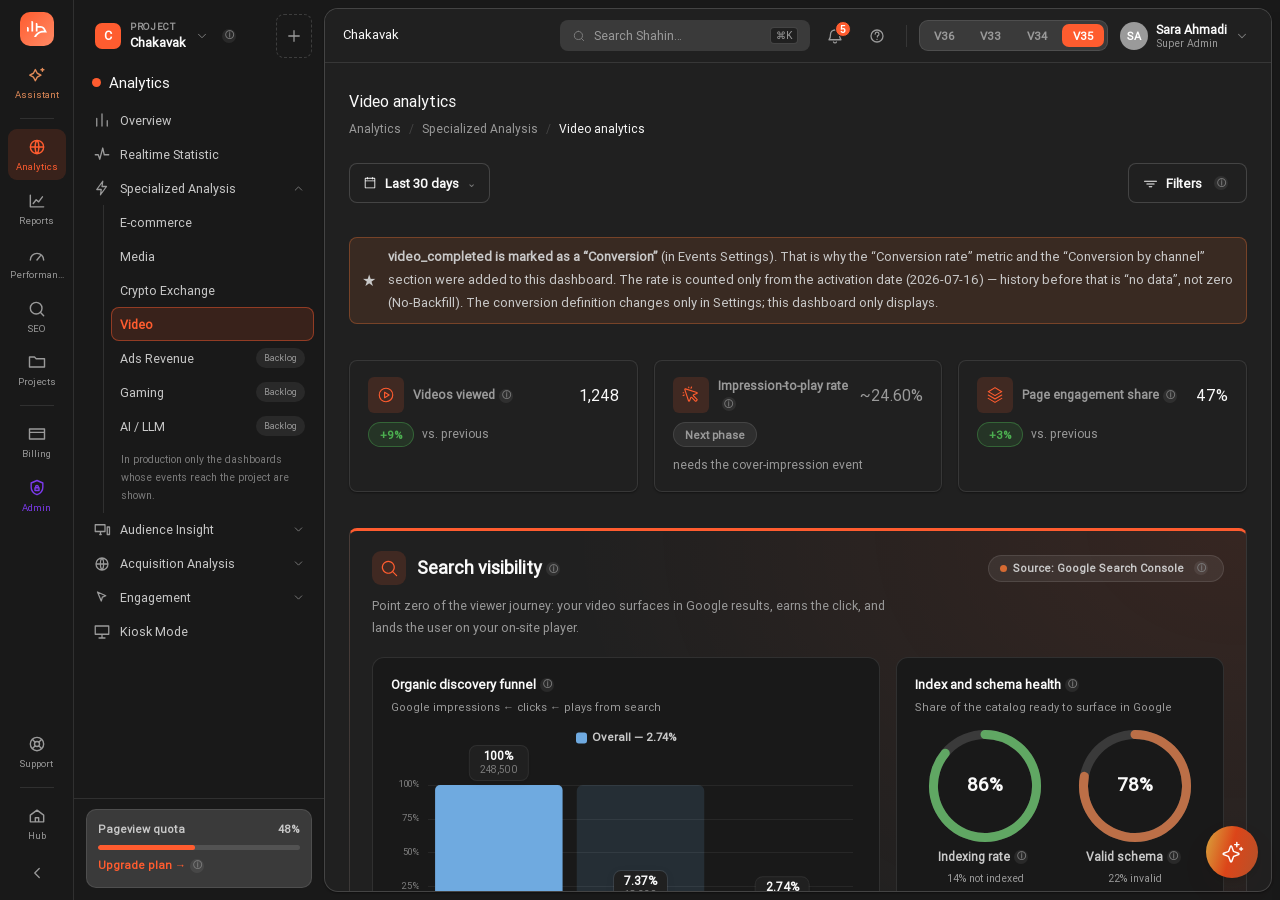
<file: demo/video-dashboard/v35.html>
<!DOCTYPE html>
<html lang="en" dir="ltr" data-theme="dark">
<head>
<meta charset="UTF-8"/>
<meta name="viewport" content="width=device-width,initial-scale=1"/>
<title>شاهین — تحلیل ویدیو</title>
<link rel="stylesheet" href="../assets/shahin-tokens.css"/>
<link rel="stylesheet" href="../assets/shahin-components.css"/>
<link rel="stylesheet" href="../assets/shahin-responsive.css"/>
<style>
/* ── page-only CSS (v29): layout + ECharts containers — colors via tokens only ── */
.vd-filterhead{display:flex;align-items:center;justify-content:space-between;gap:12px;flex-wrap:wrap;margin-bottom:14px}
.vd-grid{display:grid;gap:16px;margin-top:16px}
.vd-grid.c65{grid-template-columns:65fr 35fr}
.vd-grid.c2{grid-template-columns:1fr 1fr}
.vd-grid.c3{grid-template-columns:repeat(3,1fr)}
@media(max-width:1100px){.vd-grid.c65,.vd-grid.c3,.vd-grid.c2{grid-template-columns:1fr}}
.vd-head{display:flex;align-items:flex-start;justify-content:space-between;gap:10px;flex-wrap:wrap}
.vd-actions{display:flex;align-items:center;gap:6px;flex-wrap:wrap}
.vd-sub{font-size:11.5px;color:var(--sh-muted);margin:-4px 0 12px}
.vd-note{font-size:11px;color:var(--sh-muted);margin-top:10px;line-height:1.6}
/* ECharts containers — DS rule: chart colors saturate(.72) */
.ec{width:100%;filter:saturate(.72)}
.ec.h180{height:190px}.ec.h170{height:190px}.ec.h150{height:150px}
.ec.h120{height:130px}.ec.h210{height:216px}.ec.h230{height:236px}.ec.h250{height:256px}.ec.hstk{height:120px}
/* KPI cards — Figma analytics-card look (kept from v27) */
.sh-metric-icon{width:36px;height:36px;border-radius:6px}
.sh-metric-icon svg{width:18px;height:18px}
.sh-metric-delta{border:1px solid transparent;padding:3px 11px;line-height:1.5}
.sh-metric-delta.up{border-color:var(--sh-good-border)}
.sh-metric-delta.down{border-color:var(--sh-bad-border)}
.sh-metric-delta.flat{border-color:var(--sh-border)}
.sh-metric-delta.off{color:var(--sh-muted);background:var(--sh-neutral-bg);border-color:var(--sh-border)}
/* KPI secondary line (completion card) */
.vd-kpi2{display:flex;align-items:baseline;gap:6px;margin-top:5px;font-size:12px;flex-wrap:wrap}
/* ── Search visibility band (GSC source) ── */
.vd-seo{margin:16px 0 0;border-radius:var(--sh-radius);
  background:radial-gradient(130% 110% at 100% 0,color-mix(in srgb,var(--sh-brand) 10%,transparent),transparent 58%),var(--sh-surface);
  border:1px solid var(--sh-border);border-top:3px solid var(--sh-brand);padding:20px 22px}
.vd-seo-head{display:flex;align-items:center;gap:11px;flex-wrap:wrap}
.vd-seo-ico{width:34px;height:34px;border-radius:9px;flex-shrink:0;display:inline-flex;align-items:center;justify-content:center;background:var(--sh-brand-soft);color:var(--sh-brand)}
.vd-seo-ico svg{width:19px;height:19px}
.vd-seo-t{font-size:18px;font-weight:800;color:var(--sh-text)}
.vd-seo-badge{display:inline-flex;align-items:center;gap:6px;font-size:11px;font-weight:700;color:var(--sh-text-2);background:var(--sh-neutral-bg);border:1px solid var(--sh-border);border-radius:999px;padding:3px 11px;margin-inline-start:auto}
.vd-seo-badge::before{content:"";width:7px;height:7px;border-radius:50%;background:var(--sh-warn);flex-shrink:0}
.vd-seo-intro{font-size:12.5px;color:var(--sh-muted);margin:10px 0 18px;line-height:1.75;max-width:78ch}
.vd-seo-grid{display:grid;grid-template-columns:1.55fr 1fr;gap:16px;align-items:stretch}
@media(max-width:1100px){.vd-seo-grid{grid-template-columns:1fr}}
.vd-seo-panel{background:var(--sh-bg);border:1px solid var(--sh-border);border-radius:12px;padding:16px 18px}
.vd-seo-panel-t{font-size:13px;font-weight:800;color:var(--sh-text);display:flex;align-items:center}
.vd-seo-panel-s{font-size:11px;color:var(--sh-muted);margin:2px 0 10px}
.vd-serp{margin-top:18px}
/* funnel conversion captions (between-stage rates, under the chart) */
.vd-conv{display:flex;gap:18px;flex-wrap:wrap;font-size:11px;color:var(--sh-muted);margin-top:8px}
.vd-conv b{color:var(--sh-text)}
/* gauges row (two ECharts gauges) */
.vd-gauges{display:flex;gap:10px}
@media(max-width:480px){.vd-gauges{flex-direction:column}}
.vd-gauge{flex:1;text-align:center;min-width:0}
.vd-gauge .ec{height:118px}
.vd-gauge-l{font-size:12px;font-weight:700;color:var(--sh-text-2);margin-top:2px;display:inline-flex;align-items:center}
.vd-gauge-s{font-size:10.5px;color:var(--sh-muted);margin-top:2px;line-height:1.5}
/* next-phase cards */
.vd-tier3{border-style:dashed;background:var(--sh-bg)}
.vd-t3-desc{font-size:12px;color:var(--sh-muted);margin-top:3px;line-height:1.6}
/* video title = routing hyperlink */
.vd-vtitle{color:var(--sh-text);font-weight:600;text-decoration:none;cursor:pointer;border-radius:4px}
.vd-vtitle:hover{color:var(--sh-brand);text-decoration:underline}
.vd-vtitle:focus-visible{outline:2px solid var(--sh-brand);outline-offset:2px}
.sh-panel-title .vd-vtitle{color:inherit}
.sh-panel-title .vd-vtitle:hover{color:var(--sh-brand);text-decoration:underline}
.vd-dsub{font-size:11px;color:var(--sh-muted-2)}
/* ── watch-depth composite card (replaces the 6 uniform KPI cards) ── */
.wd-grid{display:grid;grid-template-columns:1.2fr 1fr;gap:0;margin-top:6px}
@media(max-width:980px){.wd-grid{grid-template-columns:1fr}}
.wd-col{min-width:0;padding:4px 20px}
.wd-col:first-child{padding-inline-start:4px}
.wd-col:last-child{padding-inline-end:4px}
.wd-col+.wd-col{border-inline-start:1px solid var(--sh-border)}
@media(max-width:980px){.wd-col+.wd-col{border-inline-start:none;border-top:1px solid var(--sh-border);padding:14px 4px 4px}.wd-col{padding:4px}}
.wd-hero{display:flex;align-items:center;gap:20px}
@media(max-width:560px){.wd-hero{flex-direction:column}}
.wd-ring{flex:0 0 150px;min-width:0;text-align:center}
.wd-ring .ec{height:128px}
.wd-hero-stats{flex:1;min-width:0}
.wd-lbl{font-size:12px;font-weight:700;color:var(--sh-text-2);display:inline-flex;align-items:center;gap:4px}
.wd-sub{font-size:11px;color:var(--sh-muted);margin-top:3px;line-height:1.7}
.wd-stat{display:flex;align-items:center;gap:8px;padding:10px 0;border-bottom:1px solid var(--sh-border)}
.wd-stat:last-child{border-bottom:none}
.wd-stat .l{flex:1;font-size:12px;color:var(--sh-text-2);font-weight:600;display:inline-flex;align-items:center;min-width:0}
.wd-stat .v{font-size:16px;font-weight:800;color:var(--sh-text);white-space:nowrap}
.wd-stat .v.off{color:var(--sh-muted)}
/* ── analytics datatable convention (from referrer/pages) ── */
.tbl-toolbar{display:flex;align-items:center;gap:8px;margin:14px 0 12px;flex-wrap:wrap;position:relative}
.tt-search{flex:1;min-width:200px;display:flex;align-items:center;gap:8px;
  border:1px solid var(--sh-border-2);border-radius:var(--sh-radius);padding:0 12px;
  min-height:var(--sh-ctl-h);font-size:12.5px;color:var(--sh-muted);background:var(--sh-surface)}
.tt-search svg{width:14px;height:14px;fill:var(--sh-muted);flex-shrink:0}
.tt-search input{border:none;outline:none;flex:1;font-family:inherit;font-size:12.5px;color:var(--sh-text);background:none}
.cols-menu{display:none;position:absolute;top:46px;inset-inline-end:0;z-index:80;background:var(--sh-surface);
  border:1px solid var(--sh-border);border-radius:10px;box-shadow:var(--sh-shadow-2);padding:8px 0;width:240px}
.cols-menu.open{display:block}
.cm-sec{font-size:10px;color:var(--sh-muted-2);font-weight:700;padding:6px 16px 4px}
.cm-item{display:flex;align-items:center;gap:8px;padding:6px 16px;font-size:12px;color:var(--sh-text-2);cursor:pointer}
.cm-item:hover{background:var(--sh-surface-2)}
.cm-check{width:14px;height:14px;border:1.5px solid var(--sh-border-2);border-radius:4px;flex-shrink:0;position:relative}
.cm-check.on{background:var(--sh-brand);border-color:var(--sh-brand)}
.cm-check.on::after{content:'\2713';color:var(--sh-tip-text);font-size:9px;position:absolute;top:-2px;inset-inline-start:2px}
.srt{color:var(--sh-brand)}
.t-num{font-weight:700;color:var(--sh-text)}
.t-share{font-size:10.5px;color:var(--sh-muted-2);margin-inline-start:4px}
.gr{font-weight:700;font-size:12px}
.gr.up{color:var(--sh-good)}
.gr.down{color:var(--sh-bad)}
.gr.na{color:var(--sh-muted-2);font-weight:400;cursor:help}
.pager{display:flex;align-items:center;justify-content:space-between;margin-top:14px;font-size:12px;color:var(--sh-muted)}
/* ── ad performance table: in-cell rate bars (GA4-style) ── */
.adm-cell{display:inline-flex;align-items:center;gap:8px}
.adm-track{display:inline-block;width:64px;height:6px;border-radius:3px;background:var(--sh-surface-2);overflow:hidden;flex-shrink:0}
.adm-fill{display:block;height:100%;border-radius:3px;filter:saturate(.72)}
/* ── user-environment block (ECharts port of the User agent component) ── */
.seg{display:inline-flex;background:var(--sh-surface);border:1px solid var(--sh-border-2);border-radius:var(--sh-radius);overflow:hidden}
.seg button{border:none;background:transparent;padding:7px 14px;min-height:32px;font-size:12.5px;color:var(--sh-muted);cursor:pointer;font-family:inherit;transition:all .12s}
.seg button.on{background:var(--sh-brand-soft);color:var(--sh-brand);font-weight:700}
.seg.compact button{padding:5px 11px;min-height:28px;font-size:11.5px}
.seg.hide{display:none}
.w-head{display:flex;align-items:center;justify-content:space-between;margin-bottom:6px;flex-wrap:wrap;gap:10px}
.w-controls{display:flex;align-items:center;gap:8px;flex-wrap:wrap}
.dist-wrap{display:grid;grid-template-columns:250px 1fr;gap:30px;align-items:start;margin-top:14px}
@media(max-width:900px){.dist-wrap{grid-template-columns:1fr}}
.dist-wrap.hide{display:none}
.donut-box{position:relative;width:230px;height:230px}
.donut-box .ec{height:230px}
.donut-center{position:absolute;inset:0;display:flex;flex-direction:column;align-items:center;justify-content:center;text-align:center;pointer-events:none}
.donut-center .l1{font-size:10px;color:var(--sh-muted)}
.donut-center .v{font-size:26px;font-weight:800;color:var(--sh-text);line-height:1.1}
.donut-center .l3{font-size:10px;color:var(--sh-muted-2);max-width:120px;margin-top:3px}
.legtbl{width:100%;border-collapse:collapse}
.legtbl th{font-size:10.5px;color:var(--sh-muted);font-weight:700;text-align:start;height:34px;padding:4px 8px;border-bottom:1px solid var(--sh-border);background:var(--sh-surface-2);white-space:nowrap}
.legtbl th.num,.legtbl td.num{text-align:end;direction:ltr}
.legtbl td{font-size:12px;color:var(--sh-text-2);padding:8px;border-bottom:1px solid var(--sh-border)}
.legtbl tr:last-child td{border-bottom:none}
.legtbl tbody tr:hover td{background:var(--sh-surface-2)}
.legtbl .nm{display:flex;align-items:center;gap:7px}
.legtbl .sw{width:10px;height:10px;border-radius:3px;flex-shrink:0;filter:saturate(.72)}
.bnc{font-weight:700;direction:ltr;display:inline-block}
.bnc.bad{color:var(--sh-bad)}.bnc.mid{color:var(--sh-warn)}.bnc.ok{color:var(--sh-text-2)}
.gbv{display:inline-flex;align-items:center;gap:6px;font-size:11.5px;color:var(--sh-text-2);cursor:pointer;margin-top:12px}
.gbv .box{width:15px;height:15px;border:1.5px solid var(--sh-border-2);border-radius:4px;display:inline-block;position:relative;flex-shrink:0}
.gbv.on .box{background:var(--sh-brand);border-color:var(--sh-brand)}
.gbv.on .box::after{content:'✓';color:var(--sh-tip-text);font-size:10px;position:absolute;top:-2px;inset-inline-start:1px}
.gbv.dis{opacity:.35}.gbv.dis .box{pointer-events:none}
#ueTrendWrap{display:none}
#ueTrendWrap.show{display:block;margin-top:14px}
#ueTrendWrap .ec{height:300px}
/* ── side panel — analytics convention (ref: referrer/pages) ── */
.sp-hd-lbl{font-size:10.5px;color:var(--sh-muted);font-weight:700;letter-spacing:.04em;margin-bottom:4px}
.sp-hd-name{font-size:16px;font-weight:800;color:var(--sh-brand);display:flex;align-items:center;gap:8px}
.sp-hd-name .ch-ic{color:var(--sh-muted);background:var(--sh-neutral-bg);border-radius:6px;
  width:24px;height:24px;display:inline-flex;align-items:center;justify-content:center;flex-shrink:0}
.sp-hd-name .ch-ic svg{width:14px;height:14px;fill:currentColor;display:block}
.sp-hd-name .vd-vtitle{color:inherit}
.sp-sec{margin-bottom:22px}
.sp-sec-h{font-size:13px;font-weight:700;color:var(--sh-text);display:flex;align-items:center;margin-bottom:8px}
.sp-sec-sub{font-size:11px;color:var(--sh-muted);margin-bottom:8px}
.gran-note{font-size:10.5px;color:var(--sh-muted);margin-top:4px}
.ov-grid{display:grid;grid-template-columns:repeat(3,1fr);gap:1px;background:var(--sh-border);
  border:1px solid var(--sh-border);border-radius:10px;overflow:hidden}
.ov-cell{background:var(--sh-surface);padding:10px 12px;min-width:0}
.ov-lbl{font-size:10.5px;color:var(--sh-muted);margin-bottom:4px;white-space:nowrap;overflow:hidden;text-overflow:ellipsis;display:flex;align-items:center}
.ov-val{font-size:14px;font-weight:800;color:var(--sh-text);white-space:nowrap}
.mini-row{display:flex;align-items:center;gap:8px;padding:7px 0;border-bottom:1px solid var(--sh-border);font-size:12px}
.mini-row:last-child{border-bottom:none}
.mini-name{flex:1;color:var(--sh-text-2);font-weight:500;overflow:hidden;text-overflow:ellipsis;white-space:nowrap}
.mini-name.ltr{direction:ltr;text-align:end}
.mini-val{color:var(--sh-text);font-weight:700;white-space:nowrap;min-width:52px;text-align:end}
.mini-sub{color:var(--sh-muted-2);font-size:10.5px;white-space:nowrap;min-width:56px;text-align:end}
.mini-head{padding:2px 0 5px}
.mini-head .mini-name,.mini-head .mini-val,.mini-head .mini-sub{font-size:10px;color:var(--sh-muted-2);font-weight:700}
.mini-bar{display:block;flex:1;height:6px;background:var(--sh-neutral-bg);border-radius:3px;overflow:hidden;max-width:90px}
.mini-fill{display:block;height:100%;background:var(--sh-brand);border-radius:3px;filter:saturate(.72)}
.mini-fill.warn{background:var(--sh-warn)}
.sp-chips{display:flex;gap:6px;flex-wrap:wrap;margin-bottom:10px}
.sp-chip{display:inline-flex;align-items:center;gap:6px;font-size:11px;font-weight:700;cursor:pointer;
  border:1px solid var(--sh-border-2);border-radius:999px;padding:3px 11px;color:var(--sh-muted);background:var(--sh-surface)}
.sp-chip .d{width:8px;height:8px;border-radius:50%;flex-shrink:0;background:var(--sh-border-2)}
.sp-chip.on{color:var(--sh-text);border-color:var(--sh-border)}
/* ── side panel internals ── */
.vp-sub{font-size:11.5px;color:var(--sh-muted);margin-bottom:10px}
.vp-warn{display:flex;align-items:flex-start;gap:8px;padding:10px 12px;border-radius:8px;background:var(--sh-warn-bg);border:1px solid var(--sh-warn-border);color:var(--sh-warn);font-size:12px;font-weight:600;line-height:1.55}
.vp-warn svg{width:15px;height:15px;flex-shrink:0;margin-top:1px}
.vp-schema{margin-top:10px;border:1px solid var(--sh-border);border-radius:10px;background:var(--sh-bg);padding:13px 14px;animation:vpSchemaIn .18s ease}
@keyframes vpSchemaIn{from{opacity:0;transform:translateY(-4px)}to{opacity:1;transform:none}}
.vp-schema-intro{font-size:12px;color:var(--sh-text-2);line-height:1.7;margin-bottom:11px}
.vp-steps{margin:0 0 12px;padding:0;list-style:none;display:flex;flex-direction:column;gap:9px}
.vp-steps li{display:flex;gap:9px;align-items:flex-start;font-size:12px;color:var(--sh-text-2);line-height:1.6}
.vp-steps li .n{flex:0 0 20px;height:20px;border-radius:50%;background:var(--sh-brand-soft);color:var(--sh-brand);font-weight:800;font-size:11px;display:inline-flex;align-items:center;justify-content:center;margin-top:1px}
.vp-steps li code{background:var(--sh-neutral-bg);padding:1px 5px;border-radius:4px;font-size:11px;direction:ltr;display:inline-block}
.vp-code{position:relative;margin-bottom:11px}
.vp-code pre{margin:0;background:#0f1116;color:#d7dbe0;border-radius:8px;padding:12px 13px;overflow-x:auto;font-size:11px;line-height:1.6;direction:ltr;text-align:left}
.vp-copy{position:absolute;top:8px;inset-inline-end:8px;background:var(--sh-surface);color:var(--sh-text);border:1px solid var(--sh-border);border-radius:6px;padding:3px 11px;font-size:11px;font-weight:700;cursor:pointer}
.vp-copy:hover{background:var(--sh-surface-2)}
.vp-ec{width:100%;filter:saturate(.72)}
/* ── modals (watch-time table + CDN breakdown) ── */
.cdnm-ov{position:fixed;inset:0;background:rgba(0,0,0,.46);z-index:500;display:flex;align-items:center;justify-content:center;padding:24px;opacity:0;pointer-events:none;transition:opacity .18s}
.cdnm-ov.open{opacity:1;pointer-events:auto}
.cdnm{background:var(--sh-surface);border:1px solid var(--sh-border);border-radius:16px;width:700px;max-width:100%;max-height:88vh;display:flex;flex-direction:column;box-shadow:0 24px 64px rgba(0,0,0,.30);transform:translateY(10px) scale(.985);transition:transform .18s;overflow:hidden}
.cdnm-ov.open .cdnm{transform:none}
.cdnm-head{padding:18px 22px;border-bottom:1px solid var(--sh-border);display:flex;align-items:flex-start;gap:12px;flex-shrink:0}
.cdnm-ico{width:34px;height:34px;border-radius:10px;background:color-mix(in srgb,var(--sh-bad) 15%,transparent);color:var(--sh-bad);display:inline-flex;align-items:center;justify-content:center;flex-shrink:0}
.cdnm-ico svg{width:19px;height:19px}
.cdnm-htxt{min-width:0}
.cdnm-title{font-size:17px;font-weight:800;color:var(--sh-text)}
.cdnm-sub{font-size:12px;color:var(--sh-muted);margin-top:3px;line-height:1.6}
.cdnm-close{margin-inline-start:auto;border:none;background:var(--sh-neutral-bg);color:var(--sh-muted);width:30px;height:30px;border-radius:8px;cursor:pointer;font-size:15px;flex-shrink:0;line-height:1}
.cdnm-close:hover{background:var(--sh-surface-2);color:var(--sh-text)}
.cdnm-body{padding:18px 22px;overflow:auto}
.cdnm-ctx{display:flex;gap:10px;flex-wrap:wrap;margin-bottom:18px}
.cdnm-ctx .b{flex:1;min-width:158px;background:var(--sh-bg);border:1px solid var(--sh-border);border-radius:11px;padding:11px 14px}
.cdnm-ctx .b .l{font-size:11px;color:var(--sh-muted);margin-bottom:4px;display:flex;align-items:center}
.cdnm-ctx .b .v{font-size:17px;font-weight:800;color:var(--sh-text)}
.cdnm-ctx .b.crit{background:color-mix(in srgb,var(--sh-bad) 8%,var(--sh-surface));border-color:color-mix(in srgb,var(--sh-bad) 35%,var(--sh-border))}
.cdnm-ctx .b.crit .v{color:var(--sh-bad)}
.cdnm-ctx .b .v small{font-size:11px;font-weight:700;margin-inline-start:6px}
.cdnm-sec{font-size:12.5px;font-weight:800;color:var(--sh-text-2);margin:6px 0 12px;display:flex;align-items:center}
.cdnm-story{display:flex;gap:9px;align-items:flex-start;background:color-mix(in srgb,var(--sh-bad) 6%,var(--sh-surface));border:1px solid color-mix(in srgb,var(--sh-bad) 22%,var(--sh-border));border-radius:10px;padding:11px 13px;margin-bottom:18px;font-size:12.5px;line-height:1.7;color:var(--sh-text-2)}
.cdnm-story b{color:var(--sh-bad)}
.cdnm-dot{width:9px;height:9px;border-radius:50%;flex-shrink:0}
.cdnm-foot{padding:14px 22px;border-top:1px solid var(--sh-border);display:flex;align-items:center;gap:10px;flex-wrap:wrap;flex-shrink:0;background:var(--sh-bg)}
.cdnm-foot .sp{margin-inline-start:auto}
.cdnm-status{display:inline-flex;align-items:center;gap:6px;font-size:12px;font-weight:700;white-space:nowrap}
.cdnm-status .sd{width:8px;height:8px;border-radius:50%;flex-shrink:0}
.cdnm-status.crit{color:var(--sh-bad)}.cdnm-status.warn{color:var(--sh-warn)}.cdnm-status.ok{color:var(--sh-good)}
</style>
</head>
<body class="sh-layout">

<!-- ═══ GLOBAL SIDEBAR — injected by /assets/shahin-nav.js ═══ -->

<main class="sh-main">

  <!-- ═══ GLOBAL TOPBAR ═══ -->
  <header class="sh-topbar">
    <div>
      <div class="sh-page-title" data-fa="تحلیل ویدیو" data-en="Video analytics">تحلیل ویدیو</div>
      <div class="sh-crumb" data-fa="ایونت‌ها · تحلیل ویدیو" data-en="Events · Video analytics">ایونت‌ها · تحلیل ویدیو</div>
    </div>
    <div class="sh-topbar-spacer"></div>
    <div class="sh-topbar-actions"></div>
  </header>

  <div class="sh-content">

    <!-- ═══ GLOBAL FILTER BAR — standalone date range (left) + summary & Filters trigger (right) ═══ -->
    <div class="vd-filterhead">
      <div class="sh-daterange" data-daterange data-range-name="drRange">
        <button class="sh-dr-trigger" aria-haspopup="dialog" aria-expanded="false">
          <svg viewBox="0 0 256 256" fill="currentColor" width="14" height="14" aria-hidden="true"><path d="M208,32H184V24a8,8,0,0,0-16,0v8H88V24a8,8,0,0,0-16,0v8H48A16,16,0,0,0,32,48V208a16,16,0,0,0,16,16H208a16,16,0,0,0,16-16V48A16,16,0,0,0,208,32ZM72,48v8a8,8,0,0,0,16,0V48h80v8a8,8,0,0,0,16,0V48h24V80H48V48ZM208,208H48V96H208V208Z"/></svg>
          <span class="sh-dr-label">۳۰ روز اخیر</span>
          <span class="sh-dr-caret">⌄</span>
        </button>
        <div class="sh-dr-pop">
          <div class="sh-dr-tabs">
            <button class="sh-dr-tab on" data-tab="range" data-fa="بازه زمانی" data-en="Date range">بازه زمانی</button>
            <button class="sh-dr-tab" data-tab="compare" data-fa="مقایسه" data-en="Compare">مقایسه</button>
          </div>
          <div class="sh-dr-body" data-tab-body="range">
            <label class="sh-radio"><input type="radio" name="drRange" value="7d"/><span data-fa="۷ روز اخیر" data-en="Last 7 days">۷ روز اخیر</span></label>
            <label class="sh-radio"><input type="radio" name="drRange" value="30d" data-default checked/><span data-fa="۳۰ روز اخیر" data-en="Last 30 days">۳۰ روز اخیر</span></label>
            <label class="sh-radio"><input type="radio" name="drRange" value="3m"/><span data-fa="۳ ماه اخیر" data-en="Last 3 months">۳ ماه اخیر</span></label>
            <label class="sh-radio"><input type="radio" name="drRange" value="6m"/><span data-fa="۶ ماه اخیر" data-en="Last 6 months">۶ ماه اخیر</span></label>
            <label class="sh-radio"><input type="radio" name="drRange" value="12m"/><span data-fa="۱۲ ماه اخیر" data-en="Last 12 months">۱۲ ماه اخیر</span></label>
            <label class="sh-radio"><input type="radio" name="drRange" value="custom"/><span data-fa="بازه دلخواه…" data-en="Custom…">بازه دلخواه…</span></label>
          </div>
          <div class="sh-dr-body" data-tab-body="compare" hidden>
            <div class="sh-dr-comparerow">
              <span data-fa="مقایسه با دوره دیگر" data-en="Compare to another period">مقایسه با دوره دیگر</span>
              <span class="sh-switch" data-dr-compare-toggle role="switch" aria-label="مقایسه / Compare"><i></i></span>
            </div>
            <div class="sh-dr-compareopts">
              <label class="sh-radio"><input type="radio" name="drCompare" value="prev" checked/><span data-fa="دوره قبل" data-en="Previous period">دوره قبل</span></label>
              <label class="sh-radio"><input type="radio" name="drCompare" value="lastyear"/><span data-fa="همین دوره، سال گذشته" data-en="Same period last year">همین دوره، سال گذشته</span></label>
              <label class="sh-radio"><input type="radio" name="drCompare" value="custom"/><span data-fa="دلخواه" data-en="Custom">دلخواه</span></label>
            </div>
          </div>
        </div>
      </div>

      <div class="vd-filterhead-r" style="display:flex;align-items:center;gap:12px;flex-wrap:wrap;margin-inline-start:auto">
        <div class="sh-fsum" data-mega-summary
          data-tip-fa="<span class='tip-title'>فیلترهای فعال</span>خلاصه فیلترهای اعمال‌شده روی کل داشبورد؛ با کلیک روی همین نوار یا دکمه «فیلترها» قابل تغییر است."
          data-tip-en="<span class='tip-title'>Active filters</span>A summary of the filters applied to the whole dashboard; click this bar or the Filters button to change them."></div>
        <button class="sh-filterbtn" data-mega-trigger aria-haspopup="dialog" aria-expanded="false"
        data-tip-fa="<span class='tip-title'>فیلترها</span>پنل واحد همه فیلترهای این داشبورد — ویدیو، دسته، پخش و محیط کاربر؛ عدد روی دکمه تعداد گروه‌های فعال را نشان می‌دهد."
        data-tip-en="<span class='tip-title'>Filters</span>One panel for every filter on this dashboard — video, category, playback, and environment; the number shows how many groups are active.">
        <svg viewBox="0 0 256 256" fill="currentColor" width="15" height="15" aria-hidden="true"><path d="M200,136a8,8,0,0,1-8,8H64a8,8,0,0,1,0-16H192A8,8,0,0,1,200,136Zm32-56H24a8,8,0,0,0,0,16H232a8,8,0,0,0,0-16Zm-80,96H104a8,8,0,0,0,0,16h48a8,8,0,0,0,0-16Z"/></svg>
        <span data-fa="فیلترها" data-en="Filters">فیلترها</span>
        <span class="sh-filterbtn-badge" style="display:none">0</span>
      </button>
      </div>
    </div>

    <!-- ═══ FILTER PANEL (drawer) ═══ -->
    <div class="sh-mega-overlay" id="shMega" role="dialog" aria-modal="true" aria-label="فیلترها / Filters">
      <div class="sh-mega">
        <div class="sh-mega-head">
          <span class="sh-mega-title" data-fa="فیلترها" data-en="Filters">فیلترها</span>
          <button class="sh-mega-x" data-mega-x aria-label="بستن / Close">✕</button>
        </div>
        <div class="sh-mega-body">

          <div class="sh-mega-sec" data-sum-fa="ویدیو" data-sum-en="Video">
            <span class="sh-mega-label" data-fa="ویدیو" data-en="Video"
              data-tip-fa="<span class='tip-title'>ویدیو</span>یک یا چند ویدیوی مشخص؛ بدون انتخاب، همه ویدیوها با هم دیده می‌شوند."
              data-tip-en="<span class='tip-title'>Video</span>One or more specific videos; with none selected, all videos are shown together.">ویدیو</span>
            <input class="sh-mega-search" data-target="vfVideoList" data-fa-ph="جستجوی عنوان یا مسیر…" data-en-ph="Search title or path…" placeholder="جستجوی عنوان یا مسیر…"/>
            <div class="sh-mega-list" id="vfVideoList">
              <label class="sh-cb"><input type="checkbox" value="vid_9023"/><span data-fa="خلاصه بازی پرسپولیس — استقلال" data-en="Highlights: Persepolis vs Esteghlal">خلاصه بازی پرسپولیس — استقلال</span></label>
              <label class="sh-cb"><input type="checkbox" value="vid_7741"/><span data-fa="گزارش ویژه بازار ارز" data-en="Special report: FX market">گزارش ویژه بازار ارز</span></label>
              <label class="sh-cb"><input type="checkbox" value="vid_6610"/><span data-fa="آموزش نصب پنل خورشیدی" data-en="Solar panel install tutorial">آموزش نصب پنل خورشیدی</span></label>
              <label class="sh-cb"><input type="checkbox" value="vid_5532"/><span data-fa="۱۰ ترفند آشپزی خانگی" data-en="10 home cooking hacks">۱۰ ترفند آشپزی خانگی</span></label>
              <label class="sh-cb"><input type="checkbox" value="vid_4418"/><span data-fa="مستند حیات وحش ایران" data-en="Iran wildlife documentary">مستند حیات وحش ایران</span></label>
              <label class="sh-cb"><input type="checkbox" value="vid_3307"/><span data-fa="کنسرت آنلاین شب یلدا" data-en="Yalda night online concert">کنسرت آنلاین شب یلدا</span></label>
            </div>
            <div class="sh-mega-empty" data-fa="موردی یافت نشد" data-en="No matches" hidden>موردی یافت نشد</div>
          </div>

          <div class="sh-mega-sec" data-sum-fa="دسته" data-sum-en="Category">
            <span class="sh-mega-label" data-fa="دسته‌بندی محتوا" data-en="Content category"
              data-tip-fa="<span class='tip-title'>دسته‌بندی محتوا</span>تفکیک عملکرد بر اساس دسته محتوا؛ مقایسه ویدیوهای هم‌دسته سیگنال دقیق‌تری می‌دهد."
              data-tip-en="<span class='tip-title'>Content category</span>Splits performance by content category; comparing videos within one category gives a truer signal.">دسته‌بندی محتوا</span>
            <div class="sh-mega-row">
              <span class="sh-chip tog off" data-fa="خبری" data-en="News">خبری</span>
              <span class="sh-chip tog off" data-fa="آموزشی" data-en="Education">آموزشی</span>
              <span class="sh-chip tog off" data-fa="ورزشی" data-en="Sports">ورزشی</span>
              <span class="sh-chip tog off" data-fa="سرگرمی" data-en="Entertainment">سرگرمی</span>
              <span class="sh-chip tog off" data-fa="مستند" data-en="Documentary">مستند</span>
              <span class="sh-chip tog off" data-fa="موسیقی" data-en="Music">موسیقی</span>
            </div>
          </div>

          <div class="sh-mega-sec" data-sum-fa="مدت ویدیو" data-sum-en="Duration">
            <span class="sh-mega-label" data-fa="مدت ویدیو" data-en="Video duration"
              data-tip-fa="<span class='tip-title'>مدت ویدیو</span>تفکیک بر اساس طول ویدیو؛ عمق تماشا و نرخ اتمام فقط بین ویدیوهای هم‌طول مقایسه منصفانه دارد."
              data-tip-en="<span class='tip-title'>Video duration</span>Splits by video length; watch depth and completion only compare fairly between videos of similar length.">مدت ویدیو</span>
            <div class="sh-mega-row">
              <label class="sh-radio"><input type="radio" name="vfDur" value="all" data-default checked/><span data-fa="همه" data-en="All">همه</span></label>
              <label class="sh-radio"><input type="radio" name="vfDur" value="short"/><span data-fa="کوتاه (زیر ۱ دقیقه)" data-en="Short (under 1 min)">کوتاه (زیر ۱ دقیقه)</span></label>
              <label class="sh-radio"><input type="radio" name="vfDur" value="mid"/><span data-fa="۱ تا ۵ دقیقه" data-en="1–5 min">۱ تا ۵ دقیقه</span></label>
              <label class="sh-radio"><input type="radio" name="vfDur" value="long"/><span data-fa="۵ تا ۲۰ دقیقه" data-en="5–20 min">۵ تا ۲۰ دقیقه</span></label>
              <label class="sh-radio"><input type="radio" name="vfDur" value="xlong"/><span data-fa="بلند (بیش از ۲۰ دقیقه)" data-en="Long (over 20 min)">بلند (بیش از ۲۰ دقیقه)</span></label>
            </div>
          </div>

          <div class="sh-mega-sec" data-sum-fa="شروع پخش" data-sum-en="Playback start">
            <span class="sh-mega-label" data-fa="نحوه شروع پخش" data-en="Playback start"
              data-tip-fa="<span class='tip-title'>نحوه شروع پخش</span>پخش چگونه آغاز شده است: دستی، پخش خودکار یا کلیک روی ویدیوی پیشنهادی."
              data-tip-en="<span class='tip-title'>Playback start</span>How playback began: manually, by autoplay, or by clicking a suggested video.">نحوه پخش</span>
            <div class="sh-mega-row">
              <label class="sh-cb"><input type="checkbox" value="manual"/><span data-fa="دستی" data-en="Manual">دستی</span></label>
              <label class="sh-cb"><input type="checkbox" value="autoplay"/><span data-fa="پخش خودکار" data-en="Autoplay">پخش خودکار</span></label>
              <label class="sh-cb"><input type="checkbox" value="recommendation"/><span data-fa="پیشنهادی" data-en="Suggested">پیشنهادی</span></label>
            </div>
          </div>

          <div class="sh-mega-sec" data-sum-fa="دستگاه" data-sum-en="Devices">
            <span class="sh-mega-label" data-fa="دستگاه" data-en="Devices"
              data-tip-fa="<span class='tip-title'>دستگاه</span>نوع دستگاه، مرورگر و سیستم‌عامل بیننده."
              data-tip-en="<span class='tip-title'>Devices</span>The viewer's device type, browser, and operating system.">دستگاه</span>
            <div class="sh-mega-cols" style="grid-template-columns:1fr 1fr 1fr">
              <div>
                <span class="sh-mega-sublabel" data-fa="نوع" data-en="Type">نوع</span>
                <label class="sh-cb"><input type="checkbox" value="desktop"/><span data-fa="دسکتاپ" data-en="Desktop">دسکتاپ</span></label>
                <label class="sh-cb"><input type="checkbox" value="mobile"/><span data-fa="موبایل" data-en="Mobile">موبایل</span></label>
                <label class="sh-cb"><input type="checkbox" value="tablet"/><span data-fa="تبلت" data-en="Tablet">تبلت</span></label>
                <label class="sh-cb"><input type="checkbox" value="smarttv"/><span data-fa="تلویزیون هوشمند" data-en="Smart TV">تلویزیون هوشمند</span></label>
              </div>
              <div>
                <span class="sh-mega-sublabel" data-fa="مرورگر" data-en="Browser">مرورگر</span>
                <label class="sh-cb"><input type="checkbox" value="chrome"/><span data-fa="کروم" data-en="Chrome">کروم</span></label>
                <label class="sh-cb"><input type="checkbox" value="safari"/><span data-fa="سافاری" data-en="Safari">سافاری</span></label>
                <label class="sh-cb"><input type="checkbox" value="firefox"/><span data-fa="فایرفاکس" data-en="Firefox">فایرفاکس</span></label>
                <label class="sh-cb"><input type="checkbox" value="edge"/><span data-fa="اج" data-en="Edge">اج</span></label>
                <label class="sh-cb"><input type="checkbox" value="samsung"/><span data-fa="سامسونگ" data-en="Samsung">سامسونگ</span></label>
              </div>
              <div>
                <span class="sh-mega-sublabel" data-fa="سیستم‌عامل" data-en="OS">سیستم‌عامل</span>
                <label class="sh-cb"><input type="checkbox" value="windows"/><span data-fa="ویندوز" data-en="Windows">ویندوز</span></label>
                <label class="sh-cb"><input type="checkbox" value="macos"/><span data-fa="مک‌اواس" data-en="macOS">مک‌اواس</span></label>
                <label class="sh-cb"><input type="checkbox" value="ios"/><span data-fa="iOS" data-en="iOS">iOS</span></label>
                <label class="sh-cb"><input type="checkbox" value="android"/><span data-fa="اندروید" data-en="Android">اندروید</span></label>
                <label class="sh-cb"><input type="checkbox" value="linux"/><span data-fa="لینوکس" data-en="Linux">لینوکس</span></label>
              </div>
            </div>
          </div>

          <div class="sh-mega-sec" data-sum-fa="اپراتور" data-sum-en="Carrier">
            <span class="sh-mega-label" data-fa="اپراتور اینترنتی" data-en="Internet carrier"
              data-tip-fa="<span class='tip-title'>اپراتور اینترنتی</span>اپراتور شبکه بیننده؛ برای پیگیری مشکلات کیفیت پخش که به یک شبکه خاص برمی‌گردد."
              data-tip-en="<span class='tip-title'>Internet carrier</span>The viewer's network carrier; for tracing playback-quality problems rooted in one specific network.">اپراتور اینترنتی</span>
            <div class="sh-mega-cols" style="grid-template-columns:1fr 1fr 1fr">
              <label class="sh-cb"><input type="checkbox" value="irancell"/><span data-fa="ایرانسل" data-en="Irancell">ایرانسل</span></label>
              <label class="sh-cb"><input type="checkbox" value="mci"/><span data-fa="همراه اول" data-en="MCI">همراه اول</span></label>
              <label class="sh-cb"><input type="checkbox" value="tci"/><span data-fa="مخابرات" data-en="TCI">مخابرات</span></label>
              <label class="sh-cb"><input type="checkbox" value="shatel"/><span data-fa="شاتل" data-en="Shatel">شاتل</span></label>
              <label class="sh-cb"><input type="checkbox" value="rightel"/><span data-fa="رایتل" data-en="Rightel">رایتل</span></label>
              <label class="sh-cb"><input type="checkbox" value="other"/><span data-fa="سایر" data-en="Other">سایر</span></label>
            </div>
          </div>

          <div class="sh-mega-sec" data-sum-fa="موقعیت" data-sum-en="Location">
            <span class="sh-mega-label" data-fa="موقعیت مکانی" data-en="Location"
              data-tip-fa="<span class='tip-title'>موقعیت مکانی</span>کشور یا شهر بیننده؛ برای دیدن تفاوت کیفیت پخش میان مناطق و اپراتورها."
              data-tip-en="<span class='tip-title'>Location</span>The viewer's country or city; reveals playback-quality differences across regions and carriers.">موقعیت مکانی</span>
            <input class="sh-mega-search" data-target="vfLocList" data-fa-ph="جستجوی کشور یا شهر…" data-en-ph="Search country or city…" placeholder="جستجوی کشور یا شهر…"/>
            <div class="sh-mega-cols" id="vfLocList" style="grid-template-columns:1fr 1fr 1fr;margin-top:10px">
              <label class="sh-cb"><input type="checkbox" value="ir"/><span data-fa="ایران" data-en="Iran">ایران</span></label>
              <label class="sh-cb"><input type="checkbox" value="de"/><span data-fa="آلمان" data-en="Germany">آلمان</span></label>
              <label class="sh-cb"><input type="checkbox" value="us"/><span data-fa="آمریکا" data-en="United States">آمریکا</span></label>
              <label class="sh-cb"><input type="checkbox" value="af"/><span data-fa="افغانستان" data-en="Afghanistan">افغانستان</span></label>
              <label class="sh-cb"><input type="checkbox" value="tr"/><span data-fa="ترکیه" data-en="Turkey">ترکیه</span></label>
              <label class="sh-cb"><input type="checkbox" value="ae"/><span data-fa="امارات" data-en="UAE">امارات</span></label>
              <label class="sh-cb"><input type="checkbox" value="ca"/><span data-fa="کانادا" data-en="Canada">کانادا</span></label>
              <label class="sh-cb"><input type="checkbox" value="fr"/><span data-fa="فرانسه" data-en="France">فرانسه</span></label>
              <label class="sh-cb"><input type="checkbox" value="tehran"/><span data-fa="تهران" data-en="Tehran">تهران</span></label>
            </div>
            <div class="sh-mega-empty" data-fa="موردی یافت نشد" data-en="No matches" hidden>موردی یافت نشد</div>
          </div>

          <div class="sh-mega-sec" data-seg-mode data-sum-fa="ارجاع‌دهنده" data-sum-en="Referrer">
            <span class="sh-mega-label" data-fa="ارجاع‌دهنده" data-en="Referrer"
              data-tip-fa="<span class='tip-title'>ارجاع‌دهنده</span>بیننده از کجا وارد شد — کانال (جستجوی ارگانیک، شبکه اجتماعی، ایمیل، مستقیم)، یک منبع یا یک دامنه مشخص."
              data-tip-en="<span class='tip-title'>Referrer</span>Where the viewer came from — a channel (organic search, social, email, direct), a specific source, or a domain.">ارجاع‌دهنده</span>
            <div class="sh-seg" data-panes="vfRefPanes">
              <span class="sh-seg-opt on" data-pane="channels" data-fa="کانال‌ها" data-en="Channels">کانال‌ها</span>
              <span class="sh-seg-opt" data-pane="source" data-fa="منبع" data-en="Source">منبع</span>
              <span class="sh-seg-opt" data-pane="domain" data-fa="دامنه" data-en="Domain">دامنه</span>
            </div>
            <div id="vfRefPanes" style="margin-top:10px">
              <div data-pane-body="channels">
                <div class="sh-mega-cols" style="grid-template-columns:1fr 1fr">
                  <label class="sh-cb"><input type="checkbox" value="organic"/><span data-fa="جستجوی ارگانیک" data-en="Organic search">جستجوی ارگانیک</span></label>
                  <label class="sh-cb"><input type="checkbox" value="social"/><span data-fa="شبکه اجتماعی" data-en="Social">شبکه اجتماعی</span></label>
                  <label class="sh-cb"><input type="checkbox" value="email"/><span data-fa="ایمیل" data-en="Email">ایمیل</span></label>
                  <label class="sh-cb"><input type="checkbox" value="direct"/><span data-fa="مستقیم" data-en="Direct">مستقیم</span></label>
                </div>
              </div>
              <div data-pane-body="source" hidden>
                <input class="sh-valinput" data-fa-ph="نام منبع — مثلا google" data-en-ph="Source name — e.g. google" placeholder="نام منبع — مثلا google"/>
              </div>
              <div data-pane-body="domain" hidden>
                <input class="sh-valinput" data-fa-ph="دامنه ارجاع — مثلا t.me" data-en-ph="Referring domain — e.g. t.me" placeholder="دامنه ارجاع — مثلا t.me"/>
              </div>
            </div>
          </div>

          <div class="sh-mega-sec" data-seg-mode data-sum-fa="UTM" data-sum-en="UTM">
            <span class="sh-mega-label" data-fa="کمپین (UTM)" data-en="Campaign (UTM)"
              data-tip-fa="<span class='tip-title'>کمپین (UTM)</span>پارامترهای کمپین در آدرس صفحه — کمپین، منبع یا واسط؛ حالت را انتخاب کنید و مقدار را بنویسید."
              data-tip-en="<span class='tip-title'>Campaign (UTM)</span>Campaign parameters in the page URL — campaign, source, or medium; pick a mode and type a value.">کمپین (UTM)</span>
            <div class="sh-seg">
              <span class="sh-seg-opt on" data-fa="کمپین" data-en="Campaign">کمپین</span>
              <span class="sh-seg-opt" data-fa="منبع" data-en="Source">منبع</span>
              <span class="sh-seg-opt" data-fa="واسط" data-en="Medium">واسط</span>
            </div>
            <input class="sh-valinput" data-fa-ph="مثلا yalda-1405" data-en-ph="e.g. yalda-1405" placeholder="مثلا yalda-1405"/>
          </div>

          <div class="sh-mega-sec" data-sum-fa="نوع کاربر" data-sum-en="User type">
            <span class="sh-mega-label" data-fa="نوع کاربر" data-en="User type"
              data-tip-fa="<span class='tip-title'>نوع کاربر</span>همه کاربران، کاربران بازگشتی یا کاربران جدید (اولین بازدید در بازه)."
              data-tip-en="<span class='tip-title'>User type</span>All users, returning users, or new users (first visit within the range).">نوع کاربر</span>
            <div class="sh-mega-row">
              <label class="sh-radio"><input type="radio" name="vfUserType" value="all" data-default checked/><span data-fa="همه کاربران" data-en="All users">همه کاربران</span></label>
              <label class="sh-radio"><input type="radio" name="vfUserType" value="returning"/><span data-fa="کاربران بازگشتی" data-en="Returning users">کاربران بازگشتی</span></label>
              <label class="sh-radio"><input type="radio" name="vfUserType" value="new"/><span data-fa="کاربران جدید" data-en="New users">کاربران جدید</span></label>
            </div>
          </div>

          <div class="sh-mega-sec" data-sum-fa="ربات" data-sum-en="Bots">
            <span class="sh-mega-label" data-fa="ترافیک ربات‌ها" data-en="Bot traffic"
              data-tip-fa="<span class='tip-title'>ترافیک ربات‌ها</span>به‌صورت پیش‌فرض ربات‌ها از آمار حذف می‌شوند؛ برای ممیزی می‌توان آن‌ها را هم لحاظ کرد."
              data-tip-en="<span class='tip-title'>Bot traffic</span>Bots are excluded from the numbers by default; include them when auditing.">ترافیک ربات‌ها</span>
            <div class="sh-mega-row">
              <label class="sh-radio"><input type="radio" name="vfBot" value="exclude" data-default checked/><span data-fa="بدون ربات" data-en="Exclude bots">بدون ربات</span></label>
              <label class="sh-radio"><input type="radio" name="vfBot" value="include"/><span data-fa="شامل ربات" data-en="Include bots">شامل ربات</span></label>
            </div>
          </div>

        </div>
        <div class="sh-mega-foot">
          <button class="sh-btn ghost" data-mega-cancel data-fa="انصراف" data-en="Cancel">انصراف</button>
          <div class="sh-mega-foot-r">
            <button class="sh-btn primary" data-mega-save data-fa="ذخیره فیلترها" data-en="Save filters">ذخیره فیلترها</button>
          </div>
        </div>
      </div>
    </div>

    <!-- ═══ CONVERSION MODE BANNER (v35 — propagated from Events Settings) ═══ -->
    <div class="sh-alert" style="background:var(--sh-warn-bg);border-color:var(--sh-warn-border);margin-bottom:16px">
      <span class="sh-alert-icon">★</span>
      <div data-fa="<b>video_completed به‌عنوان «تبدیل» علامت خورده است</b> (در تنظیمات ایونت‌ها). به‌همین‌دلیل متریک «نرخ تبدیل» و بخش «تبدیل به تفکیک کانال» به این داشبورد اضافه شده‌اند. نرخ فقط از تاریخ فعال‌سازی (۱۴۰۵/۰۴/۲۵) محاسبه می‌شود — تاریخچهٔ پیش از آن «بدون داده» است، نه صفر (No-Backfill). تعریف تبدیل فقط در تنظیمات تغییر می‌کند؛ این داشبورد فقط نمایش می‌دهد."
        data-en="<b>video_completed is marked as a “Conversion”</b> (in Events Settings). That is why the “Conversion rate” metric and the “Conversion by channel” section were added to this dashboard. The rate is counted only from the activation date (2026-07-16) — history before that is “no data”, not zero (No-Backfill). The conversion definition changes only in Settings; this dashboard only displays."></div>
    </div>

    <!-- ════════ ZONE 1 — DISCOVERY: how viewers find the videos (layout rule: viewer journey, KPI row → charts) ════════ -->
    <div class="sh-grid kpi">
      <div class="sh-metric">
        <div class="sh-metric-head">
          <span class="sh-metric-icon"><svg viewBox="0 0 256 256" fill="currentColor" aria-hidden="true"><path d="M128,24A104,104,0,1,0,232,128,104.11,104.11,0,0,0,128,24Zm0,192a88,88,0,1,1,88-88A88.1,88.1,0,0,1,128,216Zm48.24-94.78-64-40A8,8,0,0,0,100,88v80a8,8,0,0,0,12.24,6.78l64-40a8,8,0,0,0,0-13.56ZM116,153.57V102.43L156.91,128Z"/></svg></span>
          <span class="sh-metric-label"
            data-tip-fa="<span class='tip-title'>ویدیوهای دیده‌شده</span>تعداد ویدیوهای یکتایی که در بازه انتخابی دست‌کم یک‌بار پخش شده‌اند؛ شاخصی برای وسعت کاتالوگ فعال."
            data-tip-en="<span class='tip-title'>Videos viewed</span>The number of unique videos played at least once in the selected range; a measure of the active catalog's breadth."><span data-fa="ویدیوهای دیده‌شده" data-en="Videos viewed">ویدیوهای دیده‌شده</span></span>
          <span class="sh-metric-val" data-num="1248">۱٬۲۴۸</span>
        </div>
        <div class="sh-metric-foot">
          <span class="sh-metric-delta up" data-fa="+۹٪" data-en="+9%">+۹٪</span>
          <span class="sh-metric-cmp" data-fa="نسبت به دوره قبل" data-en="vs. previous">نسبت به دوره قبل</span>
        </div>
      </div>
      <div class="sh-metric">
        <div class="sh-metric-head">
          <span class="sh-metric-icon"><svg viewBox="0 0 256 256" fill="currentColor" aria-hidden="true"><path d="M88,24V16a8,8,0,0,1,16,0v8a8,8,0,0,1-16,0ZM16,104h8a8,8,0,0,0,0-16H16a8,8,0,0,0,0,16ZM124.42,39.16a8,8,0,0,0,10.74-3.58l8-16a8,8,0,0,0-14.31-7.16l-8,16A8,8,0,0,0,124.42,39.16Zm-96,81.69-16,8a8,8,0,0,0,7.16,14.31l16-8a8,8,0,1,0-7.16-14.31ZM219.31,184a16,16,0,0,1,0,22.63l-12.68,12.68a16,16,0,0,1-22.63,0L132.7,168,115,214.09c0,.1-.08.21-.13.32a15.83,15.83,0,0,1-14.6,9.59l-.79,0a15.83,15.83,0,0,1-14.41-11L32.8,52.92A16,16,0,0,1,52.92,32.8L213,85.07a16,16,0,0,1,1.41,29.8l-.32.13L168,132.69ZM208,195.31,156.69,144h0a16,16,0,0,1,4.93-26l.32-.14,45.95-17.64L48,48l52.2,159.86,17.65-46c0-.11.08-.22.13-.33a16,16,0,0,1,11.69-9.34,16.72,16.72,0,0,1,3-.28,16,16,0,0,1,11.3,4.69L195.31,208Z"/></svg></span>
          <span class="sh-metric-label"
            data-tip-fa="<span class='tip-title'>نرخ نمایش به پخش</span>از کاربرانی که کاور ویدیو را دیدند، چه سهمی پخش را شروع کردند؛ نشانه جذابیت کاور و عنوان."
            data-tip-en="<span class='tip-title'>Impression-to-play rate</span>Of users who saw the video cover, the share who started playback; a signal of cover and title appeal."><span data-fa="نرخ نمایش به پخش" data-en="Impression-to-play rate">نرخ نمایش به پخش</span></span>
          <span class="sh-metric-val" style="color:var(--sh-muted)" data-fa="~۲۴٫۶۰٪" data-en="~24.60%">~۲۴٫۶۰٪</span>
        </div>
        <div class="sh-metric-foot">
          <span class="sh-metric-delta off" data-fa="فاز بعد" data-en="Next phase">فاز بعد</span>
          <span class="sh-metric-cmp" data-fa="نیازمند رویداد نمایش کاور" data-en="needs the cover-impression event">نیازمند رویداد نمایش کاور</span>
        </div>
      </div>
      <div class="sh-metric">
        <div class="sh-metric-head">
          <span class="sh-metric-icon"><svg viewBox="0 0 256 256" fill="currentColor" aria-hidden="true"><path d="M230.91,172A8,8,0,0,1,228,182.91l-96,56a8,8,0,0,1-8.06,0l-96-56A8,8,0,0,1,36,169.09l92,53.65,92-53.65A8,8,0,0,1,230.91,172ZM220,121.09l-92,53.65L36,121.09A8,8,0,0,0,28,134.91l96,56a8,8,0,0,0,8.06,0l96-56A8,8,0,1,0,220,121.09ZM24,80a8,8,0,0,1,4-6.91l96-56a8,8,0,0,1,8.06,0l96,56a8,8,0,0,1,0,13.82l-96,56a8,8,0,0,1-8.06,0l-96-56A8,8,0,0,1,24,80Zm23.88,0L128,126.74,208.12,80,128,33.26Z"/></svg></span>
          <span class="sh-metric-label"
            data-tip-fa="<span class='tip-title'>سهم ویدیو از تعامل صفحه</span>سهمی از کل زمان حضور کاربر روی صفحه که داخل پلیر ویدیو می‌گذرد؛ نشان می‌دهد ویدیو وزن اصلی تعامل صفحه را دارد یا نقش حاشیه‌ای."
            data-tip-en="<span class='tip-title'>Page engagement share</span>The share of a user's total time on the page spent inside the video player; shows whether video carries the page's engagement or plays a side role."><span data-fa="سهم ویدیو از تعامل صفحه" data-en="Page engagement share">سهم ویدیو از تعامل صفحه</span></span>
          <span class="sh-metric-val" data-fa="۴۷٪" data-en="47%">۴۷٪</span>
        </div>
        <div class="sh-metric-foot">
          <span class="sh-metric-delta up" data-fa="+۳٪" data-en="+3%">+۳٪</span>
          <span class="sh-metric-cmp" data-fa="نسبت به دوره قبل" data-en="vs. previous">نسبت به دوره قبل</span>
        </div>
      </div>
    </div>

    <!-- Search visibility band — distinct look only marks the different data source (GSC) -->
    <section class="vd-seo">
      <div class="vd-seo-head">
        <span class="vd-seo-ico"><svg viewBox="0 0 256 256" fill="currentColor" aria-hidden="true"><path d="M229.66,218.34l-50.07-50.06a88.11,88.11,0,1,0-11.31,11.31l50.06,50.07a8,8,0,0,0,11.32-11.32ZM40,112a72,72,0,1,1,72,72A72.08,72.08,0,0,1,40,112Z"/></svg></span>
        <span class="vd-seo-t" data-fa="دیده‌شدن در جستجو" data-en="Search visibility"
          data-tip-fa="<span class='tip-title'>دیده‌شدن در جستجو</span>اولین برخورد کاربر با ویدیوی شما در نتایج گوگل، پیش از ورود به سایت؛ داده این بخش از Google Search Console می‌آید."
          data-tip-en="<span class='tip-title'>Search visibility</span>The user's first encounter with your video in Google results, before they reach the site; this section is fed by Google Search Console.">دیده‌شدن در جستجو</span>
        <span class="vd-seo-badge" data-fa="منبع: Google Search Console" data-en="Source: Google Search Console"
          data-tip-fa="<span class='tip-title'>منبع متفاوت</span>برخلاف بقیه داشبورد که از اسکریپت پخش روی صفحه تغذیه می‌شود، داده این بخش از Google Search Console می‌آید."
          data-tip-en="<span class='tip-title'>Different source</span>Unlike the rest of the dashboard, which is fed by the on-page playback script, this section comes from Google Search Console.">منبع: Google Search Console</span>
      </div>
      <div class="vd-seo-intro" data-fa="نقطه صفر سفر بیننده: ویدیوی شما در نتایج گوگل دیده می‌شود، کلیک می‌خورد و کاربر را مستقیم به پلیر روی سایت می‌رساند." data-en="Point zero of the viewer journey: your video surfaces in Google results, earns the click, and lands the user on your on-site player.">نقطه صفر سفر بیننده: ویدیوی شما در نتایج گوگل دیده می‌شود، کلیک می‌خورد و کاربر را مستقیم به پلیر روی سایت می‌رساند.</div>

      <div class="vd-seo-grid">
        <div class="vd-seo-panel">
          <div class="vd-seo-panel-t" data-fa="قیف کشف ارگانیک" data-en="Organic discovery funnel"
            data-tip-fa="<span class='tip-title'>قیف کشف ارگانیک</span>سه گام کشف در گوگل — نمایش، کلیک و تماشا؛ افت میان گام‌ها محل گلوگاه ارگانیک را نشان می‌دهد."
            data-tip-en="<span class='tip-title'>Organic discovery funnel</span>The three discovery steps in Google — impressions, clicks, and resulting plays; the drop between steps locates the organic bottleneck.">قیف کشف ارگانیک</div>
          <div class="vd-seo-panel-s" data-fa="نمایش در گوگل ← کلیک ← تماشا از جستجو" data-en="Google impressions ← clicks ← plays from search">نمایش در گوگل ← کلیک ← تماشا از جستجو</div>
          <div id="ecSeoFunnel" class="ec h210"></div>
          <div class="vd-conv">
            <span data-fa="نرخ کلیک: <b>۷٫۴٪</b> از نمایش‌ها" data-en="Click-through: <b>7.4%</b> of impressions">نرخ کلیک: <b>۷٫۴٪</b> از نمایش‌ها</span>
            <span data-fa="نرخ تماشا: <b>۳۷٪</b> از کلیک‌ها" data-en="Play-through: <b>37%</b> of clicks">نرخ تماشا: <b>۳۷٪</b> از کلیک‌ها</span>
          </div>
        </div>

        <div class="vd-seo-panel">
          <div class="vd-seo-panel-t" data-fa="سلامت ایندکس و اسکیما" data-en="Index and schema health"
            data-tip-fa="<span class='tip-title'>سلامت ایندکس و اسکیما</span>دو پیش‌شرط فنی دیده‌شدن: ویدیوی ایندکس‌نشده در نتایج ظاهر نمی‌شود و ویدیوی بدون اسکیمای معتبر از قابلیت‌های ویدیویی گوگل جا می‌ماند."
            data-tip-en="<span class='tip-title'>Index and schema health</span>Two technical preconditions of visibility: an unindexed video never appears in results, and one without valid schema misses Google's video features.">سلامت ایندکس و اسکیما</div>
          <div class="vd-seo-panel-s" data-fa="نسبت کاتالوگ آماده نمایش در گوگل" data-en="Share of the catalog ready to surface in Google">نسبت کاتالوگ آماده نمایش در گوگل</div>
          <div class="vd-gauges">
            <div class="vd-gauge">
              <div id="ecIdxGauge" class="ec"></div>
              <div class="vd-gauge-l" data-fa="نرخ ایندکس‌شدن" data-en="Indexing rate"
                data-tip-fa="<span class='tip-title'>نرخ ایندکس‌شدن</span>سهم ویدیوهایی که گوگل ایندکس کرده است؛ ویدیوی ایندکس‌نشده در نتایج ظاهر نمی‌شود."
                data-tip-en="<span class='tip-title'>Indexing rate</span>The share of videos indexed by Google; an unindexed video never appears in results.">نرخ ایندکس‌شدن</div>
              <div class="vd-gauge-s" data-fa="۱۴٪ ایندکس‌نشده" data-en="14% not indexed">۱۴٪ ایندکس‌نشده</div>
            </div>
            <div class="vd-gauge">
              <div id="ecSchemaGauge" class="ec"></div>
              <div class="vd-gauge-l" data-fa="اسکیمای معتبر" data-en="Valid schema"
                data-tip-fa="<span class='tip-title'>اسکیمای معتبر</span>سهم ویدیوهایی که نشانه‌گذاری معتبر VideoObject دارند؛ همین سنجه در پنل هر ویدیو هم به‌صورت تک‌ویدیویی دیده می‌شود."
                data-tip-en="<span class='tip-title'>Valid schema</span>The share of videos carrying valid VideoObject markup; the same measure appears per video in each video's panel.">اسکیمای معتبر</div>
              <div class="vd-gauge-s" data-fa="۲۲٪ نامعتبر" data-en="22% invalid">۲۲٪ نامعتبر</div>
            </div>
          </div>
        </div>
      </div>

      <div class="vd-serp">
        <div class="vd-seo-panel-t" data-fa="کوئری‌های منجر به تماشا" data-en="Queries driving plays"
          data-tip-fa="<span class='tip-title'>کوئری‌های منجر به تماشا</span>جستجوهایی که کاربری آورده‌اند که سپس روی صفحه ویدیو پخش کرده است؛ راهنمای مستقیم نقشه محتوا."
          data-tip-en="<span class='tip-title'>Queries driving plays</span>Searches that brought a user who then played a video on the page; a direct guide for the content roadmap.">کوئری‌های منجر به تماشا</div>
        <div class="vd-seo-panel-s" data-fa="مرتب‌شده بر اساس بیشترین تماشا" data-en="Ranked by most plays">مرتب‌شده بر اساس بیشترین تماشا</div>
        <div id="ecQueries" class="ec h210"></div>
      </div>
    </section>

    <!-- ════════ ZONE 2 — ENGAGEMENT: watch depth & time (composite card → charts) ════════ -->
    <div class="sh-card" style="margin-top:16px">
      <div class="sh-card-title" data-fa="عمق و زمان تماشا" data-en="Watch depth and time"
        data-tip-fa="<span class='tip-title'>عمق و زمان تماشا</span>تصویر یکپارچه از ماندن بیننده پس از شروع پخش: چه سهمی از ویدیو دیده می‌شود، چقدر زمان صرف می‌شود و چه رفتاری تکرار می‌شود."
        data-tip-en="<span class='tip-title'>Watch depth and time</span>One picture of viewer staying power after play: how much of a video gets watched, how much time is spent, and what behavior repeats.">عمق و زمان تماشا</div>
      <div class="wd-grid">

        <!-- depth hero: ring + companion stats beside it -->
        <div class="wd-col">
          <div class="wd-hero">
            <div class="wd-ring">
              <div id="ecDepthRing" class="ec"></div>
              <div class="wd-lbl"
                data-tip-fa="<span class='tip-title'>میانگین درصد تماشا</span>به‌طور میانگین چه سهمی از طول ویدیو تماشا می‌شود؛ سنجه عمق تماشا، مستقل از طول ویدیو."
                data-tip-en="<span class='tip-title'>Avg completion</span>On average, the share of a video's length that gets watched — depth independent of duration."><span data-fa="میانگین درصد تماشا" data-en="Avg completion">میانگین درصد تماشا</span></div>
              <div class="wd-sub">
                <span class="sh-metric-delta down" style="font-size:11px" data-fa="−۷٪" data-en="−7%">−۷٪</span>
                <span data-fa="نسبت به دوره قبل" data-en="vs. previous">نسبت به دوره قبل</span>
              </div>
            </div>
            <div class="wd-hero-stats">
              <div class="wd-stat">
                <span class="l"
                  data-tip-fa="<span class='tip-title'>میانگین زمان تماشا</span>میانگین زمانی که هر بیننده در یک پخش تماشا می‌کند؛ در کنار میانگین مدت ویدیو معنا پیدا می‌کند."
                  data-tip-en="<span class='tip-title'>Avg watch time</span>The average time a viewer watches per play; read it alongside average video duration."><span data-fa="میانگین زمان تماشا" data-en="Avg watch time">میانگین زمان تماشا</span></span>
                <span class="v" data-fa="۳:۴۲" data-en="3:42">۳:۴۲</span>
                <span class="sh-metric-delta down" style="font-size:11px" data-fa="−۸٪" data-en="−8%">−۸٪</span>
              </div>
              <div class="wd-stat">
                <span class="l"
                  data-tip-fa="<span class='tip-title'>میانگین مدت ویدیو</span>میانگین طول ویدیوهای پخش‌شده در بازه؛ مرجعی که میانگین زمان تماشا را معنادار می‌کند."
                  data-tip-en="<span class='tip-title'>Avg video duration</span>The average length of the videos played in the range; the reference that gives meaning to average watch time."><span data-fa="میانگین مدت ویدیو" data-en="Avg video duration">میانگین مدت ویدیو</span></span>
                <span class="v" data-fa="۵:۵۸" data-en="5:58">۵:۵۸</span>
                <span class="sh-metric-delta up" style="font-size:11px" data-fa="+۳٪" data-en="+3%">+۳٪</span>
              </div>
            </div>
          </div>
        </div>

        <!-- compact totals & repeat behavior -->
        <div class="wd-col">
          <div class="wd-stat">
            <span class="l"
              data-tip-fa="<span class='tip-title'>کل زمان تماشا</span>مجموع زمان واقعی تماشای همه بینندگان در بازه انتخابی."
              data-tip-en="<span class='tip-title'>Total watch time</span>The total real watch time across all viewers in the selected range."><span data-fa="کل زمان تماشا" data-en="Total watch time">کل زمان تماشا</span></span>
            <span class="v" data-fa="۴٬۸۱۰ ساعت" data-en="4,810 h">۴٬۸۱۰ ساعت</span>
            <span class="sh-metric-delta up" style="font-size:11px" data-fa="+۶٪" data-en="+6%">+۶٪</span>
          </div>
          <div class="wd-stat">
            <span class="l"
              data-tip-fa="<span class='tip-title'>نرخ اتمام کامل</span>سهم پخش‌هایی که به انتهای ویدیو رسیدند؛ مکمل میانگین درصد تماشا که عمق متوسط است."
              data-tip-en="<span class='tip-title'>Full completion</span>The share of plays that reached the video's end; the companion to avg completion, which is average depth."><span data-fa="نرخ اتمام کامل" data-en="Full completion">نرخ اتمام کامل</span></span>
            <span class="v" data-fa="۵۸٫۴۰٪" data-en="58.40%">۵۸٫۴۰٪</span>
            <span class="sh-metric-delta down" style="font-size:11px" data-fa="−۲٫۳٪" data-en="−2.3%">−۲٫۳٪</span>
          </div>
          <div class="wd-stat" style="border-inline-start:2px solid var(--sh-warn-border);padding-inline-start:10px">
            <span class="l"
              data-tip-fa="<span class='tip-title'>نرخ تبدیل — video_completed</span>از هر صد نشستی که در این بازه آمده‌اند، در چند نشست حداقل یک «تماشای کامل» رخ داده است. مخرج <b>کل نشست‌ها</b>ست، نه تعداد پخش — برای همین با «نرخ اتمام کامل» (که پخش‌محور است) فرق دارد. فقط از تاریخ فعال‌سازی شمرده می‌شود."
              data-tip-en="<span class='tip-title'>Conversion rate — video_completed</span>Of every hundred sessions in this range, in how many did at least one “watch to completion” happen. The denominator is <b>all sessions</b>, not the number of plays — that is why it differs from “Full completion”, which is play-based. Counted only from the activation date."><span data-fa="★ نرخ تبدیل (نشست‌محور)" data-en="★ Conversion rate (session-based)">★ نرخ تبدیل (نشست‌محور)</span></span>
            <span class="v" style="color:var(--sh-warn)" data-fa="۱۴٫۲۰٪" data-en="14.20%">۱۴٫۲۰٪</span>
            <span class="sh-metric-delta up" style="font-size:11px" data-fa="+۰٫۸٪" data-en="+0.8%">+۰٫۸٪</span>
          </div>
          <div class="wd-stat">
            <span class="l"
              data-tip-fa="<span class='tip-title'>نرخ بازپخش</span>سهم بینندگان یکتایی که یک ویدیو را در نشست‌های جداگانه دوباره تماشا می‌کنند؛ نشانه محتوای ماندگار و مرجع."
              data-tip-en="<span class='tip-title'>Replay rate</span>The share of unique viewers who re-watch a video in separate sessions; a signal of evergreen, reference-grade content."><span data-fa="نرخ بازپخش" data-en="Replay rate">نرخ بازپخش</span></span>
            <span class="v" data-fa="۱۸٫۴٪" data-en="18.4%">۱۸٫۴٪</span>
            <span class="sh-metric-delta up" style="font-size:11px" data-fa="+۲٪" data-en="+2%">+۲٪</span>
          </div>
          <div class="wd-stat">
            <span class="l"
              data-tip-fa="<span class='tip-title'>نرخ دانلود</span>سهم نشست‌هایی که به‌جای تماشای آنلاین، ویدیو را دانلود کردند؛ نشانه مصرف آفلاین و ارزش نگه‌داشتنی محتوا."
              data-tip-en="<span class='tip-title'>Download rate</span>The share of sessions that downloaded the video instead of streaming it; a signal of offline consumption and keepability."><span data-fa="نرخ دانلود" data-en="Download rate">نرخ دانلود</span></span>
            <span class="v" data-fa="۹٫۲٪" data-en="9.2%">۹٫۲٪</span>
            <span class="sh-metric-delta up" style="font-size:11px" data-fa="+۱٫۱٪" data-en="+1.1%">+۱٫۱٪</span>
          </div>
        </div>
      </div>
    </div>

    <!-- Engagement charts: watch-time trend + playback source -->
    <div class="vd-grid c65">
      <div class="sh-card">
        <div class="vd-head">
          <div>
            <div class="sh-card-title" data-fa="روند زمان تماشا" data-en="Watch time trend"
              data-tip-fa="<span class='tip-title'>روند زمان تماشا</span>میانگین زمان تماشای روزانه در بازه انتخابی؛ افت تدریجی معمولا محتوایی است و افت ناگهانی فنی."
              data-tip-en="<span class='tip-title'>Watch time trend</span>Daily average watch time over the selected range; a gradual decline usually points to content, a sudden drop to a technical issue.">روند زمان تماشا</div>
            <div class="vd-sub" data-fa="میانگین زمان تماشای روزانه (دقیقه:ثانیه)" data-en="Daily average watch time (m:ss)">میانگین زمان تماشای روزانه (دقیقه:ثانیه)</div>
          </div>
          <div class="vd-actions">
            <span class="sh-chip" style="cursor:default;background:var(--sh-neutral-bg);color:var(--sh-muted)"
              data-tip-fa="<span class='tip-title'>پیرو فیلترهای سراسری</span>این نمودار بازه و سطح تجمیع را از فیلترهای بالای صفحه می‌گیرد."
              data-tip-en="<span class='tip-title'>Follows global filters</span>This chart inherits its range and granularity from the page's top filters."
              data-fa="پیرو فیلتر سراسری" data-en="Global filters">پیرو فیلتر سراسری</span>
            <button class="sh-btn ghost compact" onclick="openWtTable()"
              data-tip-fa="<span class='tip-title'>نمایش جدول</span>همین داده نمودار را به‌صورت جدول روزبه‌روز با خروجی CSV باز می‌کند."
              data-tip-en="<span class='tip-title'>View as table</span>Opens this chart's data as a day-by-day table with CSV export."
              data-fa="نمایش جدول ↗" data-en="View as table ↗">نمایش جدول ↗</button>
          </div>
        </div>
        <div id="ecWatchTrend" class="ec h180"></div>
      </div>

      <div class="sh-card">
        <div class="sh-card-title" data-fa="نحوه شروع پخش" data-en="Playback source"
          data-tip-fa="<span class='tip-title'>نحوه شروع پخش</span>تفکیک شروع پخش‌ها به دستی، پخش خودکار و پیشنهادی (کلیک روی ویدیوی پیشنهادی)؛ سهم بالای پخش خودکار در کنار اتمام پایین یعنی ناهمخوانی با قصد کاربر."
          data-tip-en="<span class='tip-title'>Playback source</span>How plays start — manual, autoplay, or suggested (a click on a suggested video); a large autoplay share next to low completion signals a mismatch with user intent.">نحوه شروع پخش</div>
        <div class="vd-sub" data-fa="سهم هر نوع شروع، همراه نرخ اتمام همان گروه" data-en="Each start type's share, with that group's completion rate">سهم هر نوع شروع، همراه نرخ اتمام همان گروه</div>
        <div id="ecPlaySrc" class="ec h230"></div>
      </div>
    </div>

    <!-- Completion funnel -->
    <div class="sh-card" style="margin-top:16px">
      <div class="vd-head">
        <div>
          <div class="sh-card-title" data-fa="قیف اتمام پخش" data-en="Completion funnel"
            data-tip-fa="<span class='tip-title'>قیف اتمام پخش</span>سهم نشست‌هایی که به هر نقطه از طول ویدیو رسیدند؛ محل ریزش می‌گوید مشکل از شروع ویدیو است یا ادامه آن. جهش با seek ممکن است ترتیب را غیریکنوا کند؛ اختلاف پله‌ها ملاک است."
            data-tip-en="<span class='tip-title'>Completion funnel</span>The share of sessions reaching each point of the video's length; where the drop happens tells whether the problem is the opening or the rest. Seeking can make steps non-monotonic; read the deltas between bars.">قیف اتمام پخش</div>
          <div class="vd-sub" data-fa="ریزش مخاطب در هر مرحله از طول ویدیو" data-en="Audience drop-off at each stage of the video's length">ریزش مخاطب در هر مرحله از طول ویدیو</div>
        </div>
        <div class="vd-actions">
          <button class="sh-btn ghost compact" id="complModeBtn" onclick="vdComplMode(this)" data-fa="تفکیک دسته" data-en="By category">تفکیک دسته</button>
        </div>
      </div>
      <div id="ecComplFunnel" class="ec h250"></div>
      <div class="vd-conv" id="complDrops"></div>
    </div>

    <!-- Conversion by channel/campaign (v35 — the propagated value) -->
    <div class="sh-card" style="margin-top:16px">
      <div class="vd-head">
        <div>
          <div class="sh-card-title" data-fa="تبدیل به تفکیک کانال/کمپین" data-en="Conversion by channel/campaign"
            data-tip-fa="<span class='tip-title'>تبدیل به تفکیک منبع</span>نرخ تبدیل video_completed برای هر کانال ورود = نشست‌های آن کانال که به «تماشای کامل» رسیده‌اند ÷ کل نشست‌های همان کانال. منبع از auto-property‌های موجود (utm و رفرر) می‌آید. کانال‌هایی که مخرج‌شان کمتر از ۱۰۰ نشست است کنار گذاشته می‌شوند تا نرخِ گمراه‌کننده نسازند."
            data-tip-en="<span class='tip-title'>Conversion by source</span>The video_completed conversion rate per acquisition channel = that channel's sessions reaching a full watch ÷ all its sessions. Source comes from existing auto-properties (utm and referrer). Channels with a denominator below 100 sessions are set aside so they don't produce a misleading rate.">تبدیل به تفکیک کانال/کمپین</div>
          <div class="vd-sub" data-fa="کدام منبعِ ترافیک بیشترین تماشای کامل را می‌آورد" data-en="which traffic source brings the most full watches">کدام منبع بیشترین تبدیل را می‌آورد</div>
        </div>
      </div>
      <div id="ecConvChannel" class="ec" style="height:210px"></div>
      <div class="vd-conv" style="margin-top:8px">
        <span data-fa="⚠ کمپین «تخفیف تابستان» (۴۰ نشست) به‌دلیل داده ناکافی (مخرج < ۱۰۰) کنار گذاشته شد — نرخش قابل اتکا نیست."
          data-en="⚠ The “Summer Sale” campaign (40 sessions) is excluded for insufficient data (denominator < 100) — its rate is not reliable."></span>
      </div>
    </div>

    <!-- ════════ ZONE 3 — PLAYBACK QUALITY: the technical side (KPI row → charts) ════════ -->
    <div class="vd-grid c2">
      <div class="sh-metric">
        <div class="sh-metric-head">
          <span class="sh-metric-icon"><svg viewBox="0 0 256 256" fill="currentColor" aria-hidden="true"><path d="M128,24A104,104,0,1,0,232,128,104.11,104.11,0,0,0,128,24Zm0,192a88,88,0,1,1,88-88A88.1,88.1,0,0,1,128,216ZM112,96v64a8,8,0,0,1-16,0V96a8,8,0,0,1,16,0Zm48,0v64a8,8,0,0,1-16,0V96a8,8,0,0,1,16,0Z"/></svg></span>
          <span class="sh-metric-label"
            data-tip-fa="<span class='tip-title'>نرخ توقف</span>سهم نشست‌هایی که پلیر در آن‌ها به‌کلی قفل شد؛ جدی‌تر از بافر است و معمولا به خود پلیر یا یک محیط خاص برمی‌گردد."
            data-tip-en="<span class='tip-title'>Stall rate</span>The share of sessions where the player froze outright; more severe than buffering and usually rooted in the player itself or a specific environment."><span data-fa="نرخ توقف" data-en="Stall rate">نرخ توقف</span></span>
          <span class="sh-metric-val" data-fa="۰٫۷۴٪" data-en="0.74%">۰٫۷۴٪</span>
        </div>
        <div class="sh-metric-foot">
          <span class="sh-metric-delta up" data-fa="−۰٫۱٪" data-en="−0.1%">−۰٫۱٪</span>
          <span class="sh-metric-cmp" data-fa="بهبود نسبت به هفته قبل" data-en="better vs. last week">بهبود نسبت به هفته قبل</span>
        </div>
      </div>
      <div class="sh-metric">
        <div class="sh-metric-head">
          <span class="sh-metric-icon"><svg viewBox="0 0 256 256" fill="currentColor" aria-hidden="true"><path d="M236.8,188.09,149.35,36.22h0a24.76,24.76,0,0,0-42.7,0L19.2,188.09a23.51,23.51,0,0,0,0,23.72A24.35,24.35,0,0,0,40.55,224h174.9a24.35,24.35,0,0,0,21.33-12.19A23.51,23.51,0,0,0,236.8,188.09ZM222.93,203.8a8.5,8.5,0,0,1-7.48,4.2H40.55a8.5,8.5,0,0,1-7.48-4.2,7.59,7.59,0,0,1,0-7.72L120.52,44.21a8.75,8.75,0,0,1,15,0l87.45,151.87A7.59,7.59,0,0,1,222.93,203.8ZM120,144V104a8,8,0,0,1,16,0v40a8,8,0,0,1-16,0Zm20,36a12,12,0,1,1-12-12A12,12,0,0,1,140,180Z"/></svg></span>
          <span class="sh-metric-label"
            data-tip-fa="<span class='tip-title'>نرخ خطای پخش</span>سهم پخش‌هایی که پیش از نمایش اولین فریم شکست خوردند و ویدیو اصلا شروع نشد."
            data-tip-en="<span class='tip-title'>Playback error rate</span>The share of plays that failed before the first frame — the video never started at all."><span data-fa="نرخ خطای پخش" data-en="Playback error rate">نرخ خطای پخش</span></span>
          <span class="sh-metric-val" style="color:var(--sh-muted)" data-fa="~۰٫۸۵٪" data-en="~0.85%">~۰٫۸۵٪</span>
        </div>
        <div class="sh-metric-foot">
          <span class="sh-metric-delta off" data-fa="فاز بعد" data-en="Next phase">فاز بعد</span>
          <span class="sh-metric-cmp" data-fa="نیازمند رویداد خطای پخش" data-en="needs the playback-error event">نیازمند رویداد خطای پخش</span>
        </div>
      </div>
    </div>

    <!-- Quality charts: watch/download quality + adaptive drops -->
    <div class="vd-grid c65">
      <div class="sh-card">
      <div class="vd-head">
        <div>
          <div class="sh-card-title" data-fa="کیفیت غالب تماشا و دانلود" data-en="Watch and download quality"
            data-tip-fa="<span class='tip-title'>کیفیت غالب تماشا و دانلود</span>سهم هر سطح کیفیت در تماشا و دانلود؛ تصویری از پهنای باند واقعی مخاطب برای تنظیم کیفیت‌های عرضه‌شده."
            data-tip-en="<span class='tip-title'>Watch and download quality</span>Each quality level's share of watching and downloading; a picture of the audience's real bandwidth for tuning the offered qualities.">کیفیت غالب تماشا و دانلود</div>
          <div class="vd-sub" data-fa="سهم هر سطح کیفیت از تماشا و از دانلود" data-en="Each quality level's share of watching and of downloading">سهم هر سطح کیفیت از تماشا و از دانلود</div>
        </div>
      </div>
      <div id="ecQualCmp" class="ec" style="height:230px"></div>
      <div class="vd-note" style="border-top:1px solid var(--sh-border);margin-top:12px;padding-top:12px"
        data-fa="نکته: تماشا روی 720p متمرکز است و سهم ۱۴٪ برای 360p یعنی بخشی از مخاطب شبکه ضعیف دارد؛ دانلود برعکس به کیفیت‌های بالا کج می‌شود — کاربر برای آفلاین نسخه بهتر را نگه می‌دارد."
        data-en="Note: watching concentrates on 720p, and the 14% share of 360p means part of the audience is on weak networks; downloading skews the other way, toward high quality — users keep the better copy for offline.">نکته: تماشا روی 720p متمرکز است و دانلود به کیفیت‌های بالا کج می‌شود.</div>
      </div>

      <div class="sh-card">
        <div class="sh-card-title" data-fa="کاهش کیفیت انطباقی" data-en="Adaptive quality drops"
          data-tip-fa="<span class='tip-title'>کاهش کیفیت انطباقی</span>شمار دفعاتی که پلیر کیفیت را به‌دلیل کمبود پهنای باند خودکار پایین آورد، به تفکیک مسیر کاهش."
          data-tip-en="<span class='tip-title'>Adaptive quality drops</span>How often the player auto-downgraded quality for lack of bandwidth, split by downgrade path.">کاهش کیفیت انطباقی</div>
        <div class="vd-sub" data-fa="فقط کاهش‌های خودکار سیستم؛ تغییر دستی کاربر شمرده نمی‌شود" data-en="System-triggered downgrades only; manual changes aren't counted">فقط کاهش‌های خودکار سیستم</div>
        <div id="ecQualDrops" class="ec h180"></div>
        <div class="vd-note" data-fa="نکته: ۳۵٪ کاهش‌ها از 1080p شروع می‌شود — سطح بالای نردبان کیفیت نیازمند بازبینی است." data-en="Note: 35% of drops start at 1080p — the top of the quality ladder needs review.">نکته: ۳۵٪ کاهش‌ها از 1080p شروع می‌شود.</div>
      </div>
    </div>


    <!-- User environment (shared component, re-scoped for video) -->
    <div class="sh-card" style="margin-top:16px">
      <div class="w-head">
        <div class="sh-card-title" style="margin-bottom:0" data-fa="محیط کاربر" data-en="User environment"
          data-tip-fa="<span class='tip-title'>محیط کاربر</span>توزیع بینندگان بر اساس دستگاه، سیستم‌عامل، مرورگر یا برند؛ ستون نرخ بافر محیط پرمشکل را نشان می‌دهد. بیننده یعنی کاربر یکتایی که در بازه دست‌کم یک ویدیو پخش کرده است."
          data-tip-en="<span class='tip-title'>User environment</span>Viewer distribution by device, OS, browser, or brand; the buffer column flags the problem environment. A viewer is a unique user who played at least one video in the range.">محیط کاربر</div>
        <div class="w-controls">
          <div class="seg" id="ueDimSel">
            <button data-dim="os" data-fa="سیستم‌عامل" data-en="OS">سیستم‌عامل</button>
            <button data-dim="browser" data-fa="مرورگر" data-en="Browser">مرورگر</button>
            <button class="on" data-dim="device" data-fa="دستگاه" data-en="Device">دستگاه</button>
            <button data-dim="brand" data-fa="برند" data-en="Brand">برند</button>
          </div>
          <div class="seg" id="ueViewSel">
            <button class="on" data-view="dist" data-fa="توزیع" data-en="Distribution">توزیع</button>
            <button data-view="trend" data-fa="روند" data-en="Trend">روند</button>
          </div>
          <div class="seg compact hide" id="ueGranSel">
            <button data-gran="daily" data-fa="روزانه" data-en="Daily">روزانه</button>
            <button class="on" data-gran="weekly" data-fa="هفتگی" data-en="Weekly">هفتگی</button>
            <button data-gran="monthly" data-fa="ماهانه" data-en="Monthly">ماهانه</button>
          </div>
        </div>
      </div>
      <div class="vd-sub" data-fa="سهم هر مقدار از بعد انتخابی" data-en="Share of each value in the selected dimension">سهم هر مقدار از بعد انتخابی</div>
      <div class="dist-wrap" id="ueDistWrap">
        <div>
          <div class="donut-box">
            <div id="ueDonut" class="ec"></div>
            <div class="donut-center">
              <div class="l1" data-fa="کل بینندگان یکتا" data-en="Total unique viewers">کل بینندگان یکتا</div>
              <div class="v" id="ueDonutTotal">۱۲۸K</div>
              <div class="l3" id="ueDonutSegLbl"></div>
            </div>
          </div>
          <div class="gbv dis" id="ueGbv"
            data-tip-fa="<span class='tip-title'>تفکیک بر اساس نسخه</span>در حالت خاموش، همه نسخه‌های یک سیستم‌عامل یا مرورگر یک بخش می‌شوند و در حالت روشن هر نسخه بخش جداگانه دارد؛ برای دستگاه و برند غیرفعال است."
            data-tip-en="<span class='tip-title'>Group by version</span>Off merges all versions of an OS or browser into one slice; on gives each version its own slice. Disabled for device and brand."><span class="box"></span><span data-fa="تفکیک بر اساس نسخه" data-en="Group by version">تفکیک بر اساس نسخه</span></div>
        </div>
        <table class="legtbl">
          <thead><tr>
            <th id="ueLegCol0">دستگاه</th>
            <th class="num" data-fa="بینندگان" data-en="Viewers">بینندگان</th>
            <th class="num" data-fa="سهم" data-en="Share">سهم</th>
            <th class="num" data-fa="نرخ بافر" data-en="Buffer">نرخ بافر</th>
            <th class="num" data-fa="△ سهم" data-en="△ Share">△ سهم</th>
          </tr></thead>
          <tbody id="ueLegBody"></tbody>
        </table>
      </div>
      <div id="ueTrendWrap">
        <div id="ueTrend" class="ec"></div>
        <div id="ueTrendError" style="display:none">
          <div class="sh-state">
            <div class="sh-state-icon"><svg viewBox="0 0 256 256" fill="currentColor" width="22" height="22" aria-hidden="true"><path d="M236.8,188.09,149.35,36.22h0a24.76,24.76,0,0,0-42.7,0L19.2,188.09a23.51,23.51,0,0,0,0,23.72A24.35,24.35,0,0,0,40.55,224h174.9a24.35,24.35,0,0,0,21.33-12.19A23.51,23.51,0,0,0,236.8,188.09ZM222.93,203.8a8.5,8.5,0,0,1-7.48,4.2H40.55a8.5,8.5,0,0,1-7.48-4.2,7.59,7.59,0,0,1,0-7.72L120.52,44.21a8.75,8.75,0,0,1,15,0l87.45,151.87A7.59,7.59,0,0,1,222.93,203.8ZM120,144V104a8,8,0,0,1,16,0v40a8,8,0,0,1-16,0Zm20,36a12,12,0,1,1-12-12A12,12,0,0,1,140,180Z"/></svg></div>
            <div class="sh-state-title" data-fa="روند برند بارگذاری نشد" data-en="Brand trend didn't load">روند برند بارگذاری نشد</div>
            <div class="sh-state-hint" data-fa="داده تاریخی سهم برند در دسترس نیست. دوباره تلاش کنید." data-en="Historical brand-share data is unavailable. Try again."></div>
            <button class="sh-btn ghost compact" id="ueTrendRetry" data-fa="تلاش دوباره" data-en="Retry">تلاش دوباره</button>
          </div>
        </div>
      </div>
    </div>

    <!-- ════════ ZONE 4 — MONETIZATION: in-stream ads and in-player CTA (KPI row → outcome chart) ════════ -->
    <div class="sh-grid kpi" style="margin-top:16px">
        <div class="sh-metric">
          <div class="sh-metric-head">
            <span class="sh-metric-icon"><svg viewBox="0 0 256 256" fill="currentColor" aria-hidden="true"><path d="M248,120a48.05,48.05,0,0,0-48-48H160.2c-2.91-.17-53.62-3.74-101.91-44.24A16,16,0,0,0,32,40V200a16,16,0,0,0,26.29,12.25c37.77-31.68,77-40.76,93.71-43.3v31.72A16,16,0,0,0,159.12,214l11,7.33A16,16,0,0,0,194.5,212l11.77-44.36A48.07,48.07,0,0,0,248,120ZM48,199.93V40h0c42.81,35.91,86.63,45,104,47.24v65.48C134.65,155,90.84,164.07,48,199.93Zm131,8,0,.11-11-7.33V168h21.6ZM200,152H168V88h32a32,32,0,1,1,0,64Z"/></svg></span>
            <span class="sh-metric-label"
              data-tip-fa="<span class='tip-title'>نرخ اتمام آگهی</span>سهم آگهی‌های شروع‌شده‌ای که تا انتها دیده شدند."
              data-tip-en="<span class='tip-title'>Ad completion rate</span>The share of started ads watched to the end."><span data-fa="نرخ اتمام آگهی" data-en="Ad completion rate">نرخ اتمام آگهی</span></span>
            <span class="sh-metric-val" data-fa="۶۷٪" data-en="67%">۶۷٪</span>
          </div>
          <div class="sh-metric-foot">
            <span class="sh-metric-delta up" data-fa="+۲٪" data-en="+2%">+۲٪</span>
            <span class="sh-metric-cmp" data-fa="نسبت به دوره قبل" data-en="vs. previous">نسبت به دوره قبل</span>
          </div>
        </div>
        <div class="sh-metric">
          <div class="sh-metric-head">
            <span class="sh-metric-icon"><svg viewBox="0 0 256 256" fill="currentColor" aria-hidden="true"><path d="M200,32a8,8,0,0,0-8,8v69.23L72.43,34.45A15.95,15.95,0,0,0,48,47.88V208.12a16,16,0,0,0,24.43,13.43L192,146.77V216a8,8,0,0,0,16,0V40A8,8,0,0,0,200,32ZM64,207.93V48.05l127.84,80Z"/></svg></span>
            <span class="sh-metric-label"
              data-tip-fa="<span class='tip-title'>نرخ رد آگهی</span>سهم آگهی‌های قابل رد که کاربر رد کرد؛ نشانه تناسب آگهی با مخاطب."
              data-tip-en="<span class='tip-title'>Ad skip rate</span>The share of skippable ads the user skipped; a signal of ad relevance."><span data-fa="نرخ رد آگهی" data-en="Ad skip rate">نرخ رد آگهی</span></span>
            <span class="sh-metric-val" data-fa="۲۸٪" data-en="28%">۲۸٪</span>
          </div>
          <div class="sh-metric-foot">
            <span class="sh-metric-delta down" data-fa="+۳٪" data-en="+3%">+۳٪</span>
            <span class="sh-metric-cmp" data-fa="نسبت به دوره قبل" data-en="vs. previous">نسبت به دوره قبل</span>
          </div>
        </div>
        <div class="sh-metric">
          <div class="sh-metric-head">
            <span class="sh-metric-icon"><svg viewBox="0 0 256 256" fill="currentColor" aria-hidden="true"><path d="M120,216a8,8,0,0,1-8,8H48a8,8,0,0,1-8-8V40a8,8,0,0,1,8-8h64a8,8,0,0,1,0,16H56V208h56A8,8,0,0,1,120,216Zm109.66-93.66-40-40a8,8,0,0,0-11.32,11.32L204.69,120H112a8,8,0,0,0,0,16h92.69l-26.35,26.34a8,8,0,0,0,11.32,11.32l40-40A8,8,0,0,0,229.66,122.34Z"/></svg></span>
            <span class="sh-metric-label"
              data-tip-fa="<span class='tip-title'>نرخ ریزش با آگهی</span>سهم بینندگانی که با شروع آگهی تماشا را به‌کلی رها کردند؛ برخلاف رد کردن که فقط آگهی کنار می‌رود، این‌جا خود بیننده می‌رود."
              data-tip-en="<span class='tip-title'>Ad-driven drop-off</span>The share of viewers who abandoned watching the moment an ad started; unlike skipping, which only dismisses the ad, here the viewer leaves."><span data-fa="نرخ ریزش با آگهی" data-en="Ad-driven drop-off">نرخ ریزش با آگهی</span></span>
            <span class="sh-metric-val" data-fa="۹٫۴٪" data-en="9.4%">۹٫۴٪</span>
          </div>
          <div class="sh-metric-foot">
            <span class="sh-metric-delta down" data-fa="+۱٫۲٪" data-en="+1.2%">+۱٫۲٪</span>
            <span class="sh-metric-cmp" data-fa="نسبت به دوره قبل" data-en="vs. previous">نسبت به دوره قبل</span>
          </div>
        </div>
        <div class="sh-metric">
          <div class="sh-metric-head">
            <span class="sh-metric-icon"><svg viewBox="0 0 256 256" fill="currentColor" aria-hidden="true"><path d="M221.87,83.16A104.1,104.1,0,1,1,195.67,49l22.67-22.68a8,8,0,0,1,11.32,11.32l-96,96a8,8,0,0,1-11.32-11.32l27.72-27.72a40,40,0,1,0,17.87,31.09,8,8,0,1,1,16-.9,56,56,0,1,1-22.38-41.65L184.3,60.39a87.88,87.88,0,1,0,23.13,29.67,8,8,0,0,1,14.44-6.9Z"/></svg></span>
            <span class="sh-metric-label"
              data-tip-fa="<span class='tip-title'>نرخ کلیک CTA</span>سهم پخش‌هایی که به کلیک روی دکمه فراخوان خود سایت داخل پلیر (مثل خرید یا ثبت‌نام) رسیدند؛ جدا از کلیک روی آگهی، که کلیک روی تبلیغ آگهی‌دهنده است."
              data-tip-en="<span class='tip-title'>CTA click rate</span>The share of plays that led to a click on the site's own in-player call to action (like Buy or Sign up); separate from ad clicks, which are clicks on the advertiser's creative."><span data-fa="نرخ کلیک CTA" data-en="CTA click rate">نرخ کلیک CTA</span></span>
            <span class="sh-metric-val" style="color:var(--sh-muted)" data-fa="~۴٫۲٪" data-en="~4.2%">~۴٫۲٪</span>
          </div>
          <div class="sh-metric-foot">
            <span class="sh-metric-delta off" data-fa="فاز بعد" data-en="Next phase">فاز بعد</span>
            <span class="sh-metric-cmp" data-fa="نیازمند رویداد کلیک CTA" data-en="needs the CTA-click event">نیازمند رویداد کلیک CTA</span>
          </div>
        </div>
    </div>

    <div class="sh-card" style="margin-top:16px">
      <div class="sh-card-title" data-fa="عملکرد آگهی به تفکیک جایگاه" data-en="Ad performance by position"
        data-tip-fa="<span class='tip-title'>عملکرد آگهی به تفکیک جایگاه</span>هر ردیف یک جایگاه آگهی است (پیش، میان یا پس از پخش) و ستون‌ها می‌گویند از هر ۱۰۰ آگهی شروع‌شده آن جایگاه، چند تا کامل دیده شد، چند تا رد شد و چند تا بیننده را از تماشا انداخت. کلیک جداست چون با اتمام هم‌پوشانی دارد."
        data-tip-en="<span class='tip-title'>Ad performance by position</span>Each row is one ad position (pre-, mid-, or post-roll), and the columns say how many of that position's 100 started ads were watched fully, skipped, or drove the viewer away. Clicks are separate because they overlap with completion.">عملکرد آگهی به تفکیک جایگاه</div>
      <div class="vd-sub" data-fa="۴۸٬۲۰۰ آگهی شروع‌شده در بازه — نرخ‌ها نسبت به آگهی‌های شروع‌شده همان جایگاه" data-en="48,200 ads started in the range — rates are relative to that position's started ads">۴۸٬۲۰۰ آگهی شروع‌شده در بازه</div>
      <div class="sh-table-wrap">
        <table class="sh-table">
          <thead><tr>
            <th data-fa="جایگاه آگهی" data-en="Ad position"
              data-tip-fa="<span class='tip-title'>جایگاه آگهی</span>محل پخش آگهی نسبت به محتوا: پیش، میان یا پس از پخش ویدیو."
              data-tip-en="<span class='tip-title'>Ad position</span>Where the ad plays relative to the content: before, during, or after the video.">جایگاه آگهی</th>
            <th data-fa="آگهی‌های شروع‌شده" data-en="Ads started"
              data-tip-fa="<span class='tip-title'>آگهی‌های شروع‌شده</span>تعداد آگهی‌های پخش‌شده در این جایگاه؛ عدد کوچک، سهم از کل آگهی‌هاست."
              data-tip-en="<span class='tip-title'>Ads started</span>How many ads played in this position; the small number is the share of all ads.">آگهی‌های شروع‌شده</th>
            <th data-fa="نرخ اتمام" data-en="Completion"
              data-tip-fa="<span class='tip-title'>نرخ اتمام آگهی</span>سهم آگهی‌های این جایگاه که تا انتها دیده شدند."
              data-tip-en="<span class='tip-title'>Ad completion</span>The share of this position's ads watched to the end.">نرخ اتمام</th>
            <th data-fa="نرخ رد" data-en="Skip"
              data-tip-fa="<span class='tip-title'>نرخ رد</span>سهم آگهی‌های این جایگاه که کاربر رد کرد."
              data-tip-en="<span class='tip-title'>Skip rate</span>The share of this position's ads the user skipped.">نرخ رد</th>
            <th data-fa="نرخ ریزش" data-en="Drop-off"
              data-tip-fa="<span class='tip-title'>نرخ ریزش با آگهی</span>سهم آگهی‌هایی که با شروع‌شان بیننده تماشا را به‌کلی رها کرد."
              data-tip-en="<span class='tip-title'>Ad-driven drop-off</span>The share of ads whose start made the viewer abandon watching entirely.">نرخ ریزش</th>
            <th data-fa="نرخ کلیک" data-en="Click"
              data-tip-fa="<span class='tip-title'>نرخ کلیک</span>سهم آگهی‌های این جایگاه که کلیک گرفتند؛ جدا از نتیجه پخش آگهی."
              data-tip-en="<span class='tip-title'>Click rate</span>The share of this position's ads that earned a click; separate from how the ad's playback ended.">نرخ کلیک</th>
          </tr></thead>
          <tbody>
            <tr>
              <td style="font-weight:800"><span data-fa="کل آگهی‌ها" data-en="All ads">کل آگهی‌ها</span></td>
              <td><span class="t-num" data-num="48200">۴۸٬۲۰۰</span><span class="t-share" data-fa="۱۰۰٪" data-en="100%">۱۰۰٪</span></td>
              <td><span class="adm-cell"><span class="adm-track"><span class="adm-fill" style="width:67%;background:var(--sh-good)"></span></span><span class="t-num" data-fa="۶۷٪" data-en="67%">۶۷٪</span></span></td>
              <td><span class="adm-cell"><span class="adm-track"><span class="adm-fill" style="width:28%;background:var(--sh-warn)"></span></span><span class="t-num" data-fa="۲۸٪" data-en="28%">۲۸٪</span></span></td>
              <td><span class="adm-cell"><span class="adm-track"><span class="adm-fill" style="width:5%;background:var(--sh-bad)"></span></span><span class="t-num" data-fa="۵٪" data-en="5%">۵٪</span></span></td>
              <td><span class="t-num" data-fa="۳٫۲٪" data-en="3.2%">۳٫۲٪</span></td>
            </tr>
            <tr>
              <td><span data-fa="پیش از پخش" data-en="Pre-roll">پیش از پخش</span></td>
              <td><span class="t-num" data-num="24100">۲۴٬۱۰۰</span><span class="t-share" data-fa="۵۰٪" data-en="50%">۵۰٪</span></td>
              <td><span class="adm-cell"><span class="adm-track"><span class="adm-fill" style="width:74%;background:var(--sh-good)"></span></span><span class="t-num" data-fa="۷۴٪" data-en="74%">۷۴٪</span></span></td>
              <td><span class="adm-cell"><span class="adm-track"><span class="adm-fill" style="width:21%;background:var(--sh-warn)"></span></span><span class="t-num" data-fa="۲۱٪" data-en="21%">۲۱٪</span></span></td>
              <td><span class="adm-cell"><span class="adm-track"><span class="adm-fill" style="width:5%;background:var(--sh-bad)"></span></span><span class="t-num" data-fa="۵٪" data-en="5%">۵٪</span></span></td>
              <td><span class="t-num" data-fa="۳٫۸٪" data-en="3.8%">۳٫۸٪</span></td>
            </tr>
            <tr>
              <td><span data-fa="میان پخش" data-en="Mid-roll">میان پخش</span></td>
              <td><span class="t-num" data-num="16900">۱۶٬۹۰۰</span><span class="t-share" data-fa="۳۵٪" data-en="35%">۳۵٪</span></td>
              <td><span class="adm-cell"><span class="adm-track"><span class="adm-fill" style="width:61%;background:var(--sh-good)"></span></span><span class="t-num" data-fa="۶۱٪" data-en="61%">۶۱٪</span></span></td>
              <td><span class="adm-cell"><span class="adm-track"><span class="adm-fill" style="width:32%;background:var(--sh-warn)"></span></span><span class="t-num" data-fa="۳۲٪" data-en="32%">۳۲٪</span></span></td>
              <td><span class="adm-cell"><span class="adm-track"><span class="adm-fill" style="width:7%;background:var(--sh-bad)"></span></span><span class="t-num" data-fa="۷٪" data-en="7%">۷٪</span></span></td>
              <td><span class="t-num" data-fa="۲٫۹٪" data-en="2.9%">۲٫۹٪</span></td>
            </tr>
            <tr>
              <td><span data-fa="پس از پخش" data-en="Post-roll">پس از پخش</span></td>
              <td><span class="t-num" data-num="7200">۷٬۲۰۰</span><span class="t-share" data-fa="۱۵٪" data-en="15%">۱۵٪</span></td>
              <td><span class="adm-cell"><span class="adm-track"><span class="adm-fill" style="width:55%;background:var(--sh-good)"></span></span><span class="t-num" data-fa="۵۵٪" data-en="55%">۵۵٪</span></span></td>
              <td><span class="adm-cell"><span class="adm-track"><span class="adm-fill" style="width:38%;background:var(--sh-warn)"></span></span><span class="t-num" data-fa="۳۸٪" data-en="38%">۳۸٪</span></span></td>
              <td><span class="adm-cell"><span class="adm-track"><span class="adm-fill" style="width:7%;background:var(--sh-bad)"></span></span><span class="t-num" data-fa="۷٪" data-en="7%">۷٪</span></span></td>
              <td><span class="t-num" data-fa="۱٫۶٪" data-en="1.6%">۱٫۶٪</span></td>
            </tr>
          </tbody>
        </table>
      </div>
    </div>

    <!-- ════════ ZONE 5 — PER-VIDEO DEEP DIVE ════════ -->
    <div class="sh-card" style="margin-top:16px">
      <div class="vd-head">
        <div>
          <div class="sh-card-title" data-fa="ویدیوها" data-en="Videos"
            data-tip-fa="<span class='tip-title'>ویدیوها</span>عملکرد تک‌تک ویدیوها؛ با کلیک روی هر ردیف، جزئیات همان ویدیو باز می‌شود."
            data-tip-en="<span class='tip-title'>Videos</span>Each video's performance; click a row to open that video's details.">ویدیوها</div>
          <div class="vd-sub" data-fa="کلیک روی هر ردیف = پنل جزئیات همان ویدیو" data-en="Click a row to open that video's detail panel">کلیک روی هر ردیف = پنل جزئیات همان ویدیو</div>
        </div>
      </div>
      <div class="tbl-toolbar">
        <div class="tt-search"><svg viewBox="0 0 256 256"><path d="M229.66,218.34l-50.07-50.06a88.11,88.11,0,1,0-11.31,11.31l50.06,50.07a8,8,0,0,0,11.32-11.32ZM40,112a72,72,0,1,1,72,72A72.08,72.08,0,0,1,40,112Z"/></svg><input id="vtSearch" placeholder="جستجوی عنوان ویدیو" data-fa-ph="جستجوی عنوان ویدیو" data-en-ph="Search video titles" oninput="vtSearchRows(this.value)"></div>
        <button class="sh-btn ghost compact" onclick="vtToggleCols(event)"><span data-fa="ستون‌ها ▾" data-en="Columns ▾">ستون‌ها ▾</span></button>
        <div class="cols-menu" id="vtColsMenu">
          <div class="cm-sec" data-fa="ستون‌های پیش‌فرض" data-en="Default columns">ستون‌های پیش‌فرض</div>
          <div class="cm-item" onclick="vtColToggle(this,'plays')"><span class="cm-check on"></span><span data-fa="شروع پخش + سهم" data-en="Plays + share">شروع پخش + سهم</span></div>
          <div class="cm-item" onclick="vtColToggle(this,'growth')"><span class="cm-check on"></span><span data-fa="رشد ٪" data-en="Growth %">رشد ٪</span></div>
          <div class="cm-item" onclick="vtColToggle(this,'compl')"><span class="cm-check on"></span><span data-fa="نرخ اتمام" data-en="Completion">نرخ اتمام</span></div>
          <div class="cm-item" onclick="vtColToggle(this,'watch')"><span class="cm-check on"></span><span data-fa="میانگین تماشا" data-en="Avg watch">میانگین تماشا</span></div>
          <div class="cm-item" onclick="vtColToggle(this,'buf')"><span class="cm-check on"></span><span data-fa="نرخ بافر" data-en="Buffer">نرخ بافر</span></div>
          <div class="cm-sec" data-fa="ستون‌های اختیاری" data-en="Optional columns">ستون‌های اختیاری</div>
          <div class="cm-item" onclick="vtColToggle(this,'replay')"><span class="cm-check"></span><span data-fa="نرخ بازپخش" data-en="Replay rate">نرخ بازپخش</span></div>
          <div class="cm-item" onclick="vtColToggle(this,'stall')"><span class="cm-check"></span><span data-fa="نرخ توقف" data-en="Stall rate">نرخ توقف</span></div>
          <div class="cm-item" onclick="vtColToggle(this,'pshare')"><span class="cm-check"></span><span data-fa="سهم تعامل صفحه" data-en="Page engagement share">سهم تعامل صفحه</span></div>
        </div>
      </div>
      <div class="sh-table-wrap">
        <table class="sh-table" id="vtTable">
          <thead><tr>
            <th data-fa="عنوان ویدیو" data-en="Video title">عنوان ویدیو</th>
            <th data-col="plays" data-sort="plays" style="cursor:pointer" onclick="vtSort('plays')"
              data-tip-fa="<span class='tip-title'>شروع پخش</span>تعداد پخش‌های این ویدیو؛ هر بیننده در هر نشست یک‌بار شمرده می‌شود. عدد کوچک کنارش، سهم این ویدیو از کل پخش‌های بازه است. کلیک روی سرستون، جدول را بر همین اساس مرتب می‌کند."
              data-tip-en="<span class='tip-title'>Plays</span>How many times this video was played; each viewer counts once per session. The small number beside it is this video's share of all plays in the range. Click the header to sort by it."><span data-fa="شروع پخش" data-en="Plays">شروع پخش</span> <span class="srt" data-srt="plays">↓</span></th>
            <th data-col="growth" data-sort="growth" style="cursor:pointer" onclick="vtSort('growth')"
              data-tip-fa="<span class='tip-title'>رشد</span>تغییر شروع پخش این ویدیو نسبت به دوره قبل. کلیک روی سرستون، جدول را بر همین اساس مرتب می‌کند."
              data-tip-en="<span class='tip-title'>Growth</span>The change in this video's plays versus the previous period. Click the header to sort by it."><span data-fa="رشد ٪" data-en="Growth %">رشد ٪</span> <span class="srt" data-srt="growth"></span></th>
            <th data-col="compl" data-sort="compl" style="cursor:pointer" onclick="vtSort('compl')"
              data-tip-fa="<span class='tip-title'>نرخ اتمام</span>سهم پخش‌هایی که به انتهای این ویدیو رسیدند؛ پایین‌بودنش را کنار نرخ بافر بخوانید."
              data-tip-en="<span class='tip-title'>Completion</span>The share of plays that reached this video's end; read a low value next to the buffer rate."><span data-fa="نرخ اتمام" data-en="Completion">نرخ اتمام</span> <span class="srt" data-srt="compl"></span></th>
            <th data-col="watch" data-sort="watch" style="cursor:pointer" onclick="vtSort('watch')"
              data-tip-fa="<span class='tip-title'>میانگین تماشا</span>میانگین زمان تماشای هر بیننده از این ویدیو (دقیقه:ثانیه)."
              data-tip-en="<span class='tip-title'>Avg watch</span>The average time each viewer watched of this video (m:ss)."><span data-fa="میانگین تماشا" data-en="Avg watch">میانگین تماشا</span> <span class="srt" data-srt="watch"></span></th>
            <th data-col="buf" data-sort="buf" style="cursor:pointer" onclick="vtSort('buf')"
              data-tip-fa="<span class='tip-title'>نرخ بافر</span>سهم پخش‌های این ویدیو که دست‌کم یک‌بار بافر شدند؛ سنجه فنی، نه محتوایی."
              data-tip-en="<span class='tip-title'>Buffer</span>The share of this video's plays that buffered at least once; a technical measure, not a content one."><span data-fa="نرخ بافر" data-en="Buffer">نرخ بافر</span> <span class="srt" data-srt="buf"></span></th>
            <th data-col="replay" data-sort="replay" style="cursor:pointer;display:none" onclick="vtSort('replay')"
              data-tip-fa="<span class='tip-title'>نرخ بازپخش</span>سهم بینندگان یکتای این ویدیو که آن را در نشست‌های جداگانه دوباره دیدند."
              data-tip-en="<span class='tip-title'>Replay rate</span>The share of this video's unique viewers who re-watched it in separate sessions."><span data-fa="نرخ بازپخش" data-en="Replay">نرخ بازپخش</span> <span class="srt" data-srt="replay"></span></th>
            <th data-col="stall" data-sort="stall" style="cursor:pointer;display:none" onclick="vtSort('stall')"
              data-tip-fa="<span class='tip-title'>نرخ توقف</span>سهم پخش‌های این ویدیو که با قفل کامل پلیر مواجه شدند."
              data-tip-en="<span class='tip-title'>Stall rate</span>The share of this video's plays that hit a full player freeze."><span data-fa="نرخ توقف" data-en="Stall">نرخ توقف</span> <span class="srt" data-srt="stall"></span></th>
            <th data-col="pshare" data-sort="pshare" style="cursor:pointer;display:none" onclick="vtSort('pshare')"
              data-tip-fa="<span class='tip-title'>سهم تعامل صفحه</span>سهمی از زمان حضور کاربر روی صفحه که داخل پلیر این ویدیو گذشته است."
              data-tip-en="<span class='tip-title'>Page engagement share</span>The share of the user's time on the page spent inside this video's player."><span data-fa="سهم تعامل صفحه" data-en="Page share">سهم تعامل صفحه</span> <span class="srt" data-srt="pshare"></span></th>
          </tr></thead>
          <tbody id="vtBody">
            <tr onclick="vdRowOpen(this)" data-vid="vid_8841" data-plays="12400" data-growth="12" data-compl="61.2" data-watch="245" data-buf="1.9" data-replay="23" data-stall="0.6" data-pshare="52">
              <td><a class="vd-vtitle" href="#/video/vid_8841" onclick="return routeVideo(event,'vid_8841','گزارش ویژه — بودجه ۱۴۰۵','Special report — 1405 budget')" data-fa="گزارش ویژه — بودجه ۱۴۰۵" data-en="Special report — 1405 budget">گزارش ویژه — بودجه ۱۴۰۵</a> <span class="vd-dsub" style="direction:ltr">vid_8841</span></td><td data-col="plays"><span class="t-num" data-num="12400">۱۲٬۴۰۰</span><span class="t-share" data-fa="۱۶٫۲٪" data-en="16.2%">۱۶٫۲٪</span></td><td data-col="growth"><span class="gr up" data-fa="▲ ۱۲٪" data-en="▲ 12%">▲ ۱۲٪</span></td><td data-col="compl" data-fa="۶۱٫۲۰٪" data-en="61.20%">۶۱٫۲۰٪</td><td data-col="watch" data-fa="۴:۰۵" data-en="4:05">۴:۰۵</td><td data-col="buf"><span class="bnc ok" data-fa="۱٫۹۰٪" data-en="1.90%">۱٫۹۰٪</span></td><td data-col="replay" style="display:none" data-fa="۲۳٪" data-en="23%">۲۳٪</td><td data-col="stall" style="display:none"><span class="bnc ok" data-fa="۰٫۶٪" data-en="0.6%">۰٫۶٪</span></td><td data-col="pshare" style="display:none" data-fa="۵۲٪" data-en="52%">۵۲٪</td>
            </tr>
            <tr onclick="vdRowOpen(this)" data-vid="vid_7710" data-plays="8210" data-growth="-4" data-compl="48.7" data-watch="402" data-buf="2.3" data-replay="31" data-stall="0.9" data-pshare="61">
              <td><a class="vd-vtitle" href="#/video/vid_7710" onclick="return routeVideo(event,'vid_7710','آموزش تحلیل تکنیکال — قسمت ۳','Technical analysis tutorial — Ep. 3')" data-fa="آموزش تحلیل تکنیکال — قسمت ۳" data-en="Technical analysis tutorial — Ep. 3">آموزش تحلیل تکنیکال — قسمت ۳</a> <span class="vd-dsub" style="direction:ltr">vid_7710</span></td><td data-col="plays"><span class="t-num" data-num="8210">۸٬۲۱۰</span><span class="t-share" data-fa="۱۰٫۷٪" data-en="10.7%">۱۰٫۷٪</span></td><td data-col="growth"><span class="gr down" data-fa="▼ ۴٪" data-en="▼ 4%">▼ ۴٪</span></td><td data-col="compl" data-fa="۴۸٫۷۰٪" data-en="48.70%">۴۸٫۷۰٪</td><td data-col="watch" data-fa="۶:۴۲" data-en="6:42">۶:۴۲</td><td data-col="buf"><span class="bnc ok" data-fa="۲٫۳۰٪" data-en="2.30%">۲٫۳۰٪</span></td><td data-col="replay" style="display:none" data-fa="۳۱٪" data-en="31%">۳۱٪</td><td data-col="stall" style="display:none"><span class="bnc ok" data-fa="۰٫۹٪" data-en="0.9%">۰٫۹٪</span></td><td data-col="pshare" style="display:none" data-fa="۶۱٪" data-en="61%">۶۱٪</td>
            </tr>
            <tr onclick="vdRowOpen(this)" data-vid="vid_9023" data-plays="6930" data-growth="18" data-compl="72.4" data-watch="130" data-buf="1.4" data-replay="12" data-stall="0.5" data-pshare="48">
              <td><a class="vd-vtitle" href="#/video/vid_9023" onclick="return routeVideo(event,'vid_9023','خلاصه بازی پرسپولیس — استقلال','Match highlights: Persepolis vs Esteghlal')" data-fa="خلاصه بازی پرسپولیس — استقلال" data-en="Match highlights: Persepolis vs Esteghlal">خلاصه بازی پرسپولیس — استقلال</a> <span class="vd-dsub" style="direction:ltr">vid_9023</span></td><td data-col="plays"><span class="t-num" data-num="6930">۶٬۹۳۰</span><span class="t-share" data-fa="۹٫۱٪" data-en="9.1%">۹٫۱٪</span></td><td data-col="growth"><span class="gr up" data-fa="▲ ۱۸٪" data-en="▲ 18%">▲ ۱۸٪</span></td><td data-col="compl" data-fa="۷۲٫۴۰٪" data-en="72.40%">۷۲٫۴۰٪</td><td data-col="watch" data-fa="۲:۱۰" data-en="2:10">۲:۱۰</td><td data-col="buf"><span class="bnc ok" data-fa="۱٫۴۰٪" data-en="1.40%">۱٫۴۰٪</span></td><td data-col="replay" style="display:none" data-fa="۱۲٪" data-en="12%">۱۲٪</td><td data-col="stall" style="display:none"><span class="bnc ok" data-fa="۰٫۵٪" data-en="0.5%">۰٫۵٪</span></td><td data-col="pshare" style="display:none" data-fa="۴۸٪" data-en="48%">۴۸٪</td>
            </tr>
            <tr onclick="vdRowOpen(this)" data-vid="vid_8312" data-plays="4480" data-growth="-2" data-compl="55.1" data-watch="338" data-buf="3.1" data-replay="9" data-stall="1.1" data-pshare="44">
              <td><a class="vd-vtitle" href="#/video/vid_8312" onclick="return routeVideo(event,'vid_8312','مستند کوتاه: زاینده‌رود','Short documentary: Zayandeh-Rud')" data-fa="مستند کوتاه: زاینده‌رود" data-en="Short documentary: Zayandeh-Rud">مستند کوتاه: زاینده‌رود</a> <span class="vd-dsub" style="direction:ltr">vid_8312</span></td><td data-col="plays"><span class="t-num" data-num="4480">۴٬۴۸۰</span><span class="t-share" data-fa="۵٫۹٪" data-en="5.9%">۵٫۹٪</span></td><td data-col="growth"><span class="gr down" data-fa="▼ ۲٪" data-en="▼ 2%">▼ ۲٪</span></td><td data-col="compl" data-fa="۵۵٫۱۰٪" data-en="55.10%">۵۵٫۱۰٪</td><td data-col="watch" data-fa="۵:۳۸" data-en="5:38">۵:۳۸</td><td data-col="buf"><span class="bnc mid" data-fa="۳٫۱۰٪" data-en="3.10%">۳٫۱۰٪</span></td><td data-col="replay" style="display:none" data-fa="۹٪" data-en="9%">۹٪</td><td data-col="stall" style="display:none"><span class="bnc mid" data-fa="۱٫۱٪" data-en="1.1%">۱٫۱٪</span></td><td data-col="pshare" style="display:none" data-fa="۴۴٪" data-en="44%">۴۴٪</td>
            </tr>
            <tr onclick="vdRowOpen(this)" data-vid="vid_9120" data-plays="64" data-growth="" data-compl="" data-watch="" data-buf="" data-replay="" data-stall="" data-pshare="">
              <td><a class="vd-vtitle" href="#/video/vid_9120" onclick="return routeVideo(event,'vid_9120','ویدیوی معرفی محصول','Product intro video')" data-fa="ویدیوی معرفی محصول" data-en="Product intro video">ویدیوی معرفی محصول</a> <span class="vd-dsub" style="direction:ltr">vid_9120</span></td><td data-col="plays"><span class="t-num" data-num="64">۶۴</span><span class="t-share" data-fa="۰٫۱٪" data-en="0.1%">۰٫۱٪</span></td><td data-col="growth"><span class="gr na" data-tip-fa="<span class='tip-title'>رشد</span>کمتر از ۱۰۰ نشست؛ برای مقایسه با دوره قبل کافی نیست." data-tip-en="<span class='tip-title'>Growth</span>Fewer than 100 sessions; not enough for a period comparison.">—</span></td><td data-col="compl">—</td><td data-col="watch">—</td><td data-col="buf">—</td><td data-col="replay" style="display:none">—</td><td data-col="stall" style="display:none">—</td><td data-col="pshare" style="display:none">—</td>
            </tr>
            <tr onclick="vdRowOpen(this)" data-vid="vid_7745" data-plays="9870" data-growth="7" data-compl="64.3" data-watch="198" data-buf="1.7" data-replay="27" data-stall="0.6" data-pshare="55">
              <td><a class="vd-vtitle" href="#/video/vid_7745" onclick="return routeVideo(event,'vid_7745','۱۰ ترفند آشپزی خانگی','10 home cooking hacks')" data-fa="۱۰ ترفند آشپزی خانگی" data-en="10 home cooking hacks">۱۰ ترفند آشپزی خانگی</a> <span class="vd-dsub" style="direction:ltr">vid_7745</span></td><td data-col="plays"><span class="t-num" data-num="9870">۹٬۸۷۰</span><span class="t-share" data-fa="۱۲٫۹٪" data-en="12.9%">۱۲٫۹٪</span></td><td data-col="growth"><span class="gr up" data-fa="▲ ۷٪" data-en="▲ 7%">▲ ۷٪</span></td><td data-col="compl" data-fa="۶۴٫۳۰٪" data-en="64.30%">۶۴٫۳۰٪</td><td data-col="watch" data-fa="۳:۱۸" data-en="3:18">۳:۱۸</td><td data-col="buf"><span class="bnc ok" data-fa="۱٫۷۰٪" data-en="1.70%">۱٫۷۰٪</span></td><td data-col="replay" style="display:none" data-fa="۲۷٪" data-en="27%">۲۷٪</td><td data-col="stall" style="display:none"><span class="bnc ok" data-fa="۰٫۶٪" data-en="0.6%">۰٫۶٪</span></td><td data-col="pshare" style="display:none" data-fa="۵۵٪" data-en="55%">۵۵٪</td>
            </tr>
            <tr onclick="vdRowOpen(this)" data-vid="vid_6610" data-plays="7520" data-growth="-11" data-compl="59.8" data-watch="292" data-buf="2.1" data-replay="8" data-stall="0.8" data-pshare="50">
              <td><a class="vd-vtitle" href="#/video/vid_6610" onclick="return routeVideo(event,'vid_6610','کنسرت آنلاین شب یلدا','Yalda night online concert')" data-fa="کنسرت آنلاین شب یلدا" data-en="Yalda night online concert">کنسرت آنلاین شب یلدا</a> <span class="vd-dsub" style="direction:ltr">vid_6610</span></td><td data-col="plays"><span class="t-num" data-num="7520">۷٬۵۲۰</span><span class="t-share" data-fa="۹٫۸٪" data-en="9.8%">۹٫۸٪</span></td><td data-col="growth"><span class="gr down" data-fa="▼ ۱۱٪" data-en="▼ 11%">▼ ۱۱٪</span></td><td data-col="compl" data-fa="۵۹٫۸۰٪" data-en="59.80%">۵۹٫۸۰٪</td><td data-col="watch" data-fa="۴:۵۲" data-en="4:52">۴:۵۲</td><td data-col="buf"><span class="bnc ok" data-fa="۲٫۱۰٪" data-en="2.10%">۲٫۱۰٪</span></td><td data-col="replay" style="display:none" data-fa="۸٪" data-en="8%">۸٪</td><td data-col="stall" style="display:none"><span class="bnc ok" data-fa="۰٫۸٪" data-en="0.8%">۰٫۸٪</span></td><td data-col="pshare" style="display:none" data-fa="۵۰٪" data-en="50%">۵۰٪</td>
            </tr>
            <tr onclick="vdRowOpen(this)" data-vid="vid_5532" data-plays="5840" data-growth="3" data-compl="51.2" data-watch="435" data-buf="2.8" data-replay="15" data-stall="1.0" data-pshare="47">
              <td><a class="vd-vtitle" href="#/video/vid_5532" onclick="return routeVideo(event,'vid_5532','مستند حیات وحش ایران','Iran wildlife documentary')" data-fa="مستند حیات وحش ایران" data-en="Iran wildlife documentary">مستند حیات وحش ایران</a> <span class="vd-dsub" style="direction:ltr">vid_5532</span></td><td data-col="plays"><span class="t-num" data-num="5840">۵٬۸۴۰</span><span class="t-share" data-fa="۷٫۶٪" data-en="7.6%">۷٫۶٪</span></td><td data-col="growth"><span class="gr up" data-fa="▲ ۳٪" data-en="▲ 3%">▲ ۳٪</span></td><td data-col="compl" data-fa="۵۱٫۲۰٪" data-en="51.20%">۵۱٫۲۰٪</td><td data-col="watch" data-fa="۷:۱۵" data-en="7:15">۷:۱۵</td><td data-col="buf"><span class="bnc mid" data-fa="۲٫۸۰٪" data-en="2.80%">۲٫۸۰٪</span></td><td data-col="replay" style="display:none" data-fa="۱۵٪" data-en="15%">۱۵٪</td><td data-col="stall" style="display:none"><span class="bnc mid" data-fa="۱٫۰٪" data-en="1.0%">۱٫۰٪</span></td><td data-col="pshare" style="display:none" data-fa="۴۷٪" data-en="47%">۴۷٪</td>
            </tr>
            <tr onclick="vdRowOpen(this)" data-vid="vid_4418" data-plays="4990" data-growth="9" data-compl="67.9" data-watch="303" data-buf="1.5" data-replay="34" data-stall="0.5" data-pshare="63">
              <td><a class="vd-vtitle" href="#/video/vid_4418" onclick="return routeVideo(event,'vid_4418','آموزش نصب پنل خورشیدی','Solar panel install tutorial')" data-fa="آموزش نصب پنل خورشیدی" data-en="Solar panel install tutorial">آموزش نصب پنل خورشیدی</a> <span class="vd-dsub" style="direction:ltr">vid_4418</span></td><td data-col="plays"><span class="t-num" data-num="4990">۴٬۹۹۰</span><span class="t-share" data-fa="۶٫۵٪" data-en="6.5%">۶٫۵٪</span></td><td data-col="growth"><span class="gr up" data-fa="▲ ۹٪" data-en="▲ 9%">▲ ۹٪</span></td><td data-col="compl" data-fa="۶۷٫۹۰٪" data-en="67.90%">۶۷٫۹۰٪</td><td data-col="watch" data-fa="۵:۰۳" data-en="5:03">۵:۰۳</td><td data-col="buf"><span class="bnc ok" data-fa="۱٫۵۰٪" data-en="1.50%">۱٫۵۰٪</span></td><td data-col="replay" style="display:none" data-fa="۳۴٪" data-en="34%">۳۴٪</td><td data-col="stall" style="display:none"><span class="bnc ok" data-fa="۰٫۵٪" data-en="0.5%">۰٫۵٪</span></td><td data-col="pshare" style="display:none" data-fa="۶۳٪" data-en="63%">۶۳٪</td>
            </tr>
            <tr onclick="vdRowOpen(this)" data-vid="vid_8830" data-plays="4210" data-growth="-6" data-compl="44.6" data-watch="235" data-buf="4.9" data-replay="11" data-stall="1.6" data-pshare="41">
              <td><a class="vd-vtitle" href="#/video/vid_8830" onclick="return routeVideo(event,'vid_8830','گزارش بازار ارز — هفته دوم','FX market report — week 2')" data-fa="گزارش بازار ارز — هفته دوم" data-en="FX market report — week 2">گزارش بازار ارز — هفته دوم</a> <span class="vd-dsub" style="direction:ltr">vid_8830</span></td><td data-col="plays"><span class="t-num" data-num="4210">۴٬۲۱۰</span><span class="t-share" data-fa="۵٫۵٪" data-en="5.5%">۵٫۵٪</span></td><td data-col="growth"><span class="gr down" data-fa="▼ ۶٪" data-en="▼ 6%">▼ ۶٪</span></td><td data-col="compl" data-fa="۴۴٫۶۰٪" data-en="44.60%">۴۴٫۶۰٪</td><td data-col="watch" data-fa="۳:۵۵" data-en="3:55">۳:۵۵</td><td data-col="buf"><span class="bnc mid" data-fa="۴٫۹۰٪" data-en="4.90%">۴٫۹۰٪</span></td><td data-col="replay" style="display:none" data-fa="۱۱٪" data-en="11%">۱۱٪</td><td data-col="stall" style="display:none"><span class="bnc mid" data-fa="۱٫۶٪" data-en="1.6%">۱٫۶٪</span></td><td data-col="pshare" style="display:none" data-fa="۴۱٪" data-en="41%">۴۱٪</td>
            </tr>
            <tr onclick="vdRowOpen(this)" data-vid="vid_7012" data-plays="3670" data-growth="2" data-compl="57.3" data-watch="380" data-buf="2.0" data-replay="7" data-stall="0.7" data-pshare="45">
              <td><a class="vd-vtitle" href="#/video/vid_7012" onclick="return routeVideo(event,'vid_7012','وی‌لاگ سفر به کیش','Kish island travel vlog')" data-fa="وی‌لاگ سفر به کیش" data-en="Kish island travel vlog">وی‌لاگ سفر به کیش</a> <span class="vd-dsub" style="direction:ltr">vid_7012</span></td><td data-col="plays"><span class="t-num" data-num="3670">۳٬۶۷۰</span><span class="t-share" data-fa="۴٫۸٪" data-en="4.8%">۴٫۸٪</span></td><td data-col="growth"><span class="gr up" data-fa="▲ ۲٪" data-en="▲ 2%">▲ ۲٪</span></td><td data-col="compl" data-fa="۵۷٫۳۰٪" data-en="57.30%">۵۷٫۳۰٪</td><td data-col="watch" data-fa="۶:۲۰" data-en="6:20">۶:۲۰</td><td data-col="buf"><span class="bnc ok" data-fa="۲٫۰۰٪" data-en="2.00%">۲٫۰۰٪</span></td><td data-col="replay" style="display:none" data-fa="۷٪" data-en="7%">۷٪</td><td data-col="stall" style="display:none"><span class="bnc ok" data-fa="۰٫۷٪" data-en="0.7%">۰٫۷٪</span></td><td data-col="pshare" style="display:none" data-fa="۴۵٪" data-en="45%">۴۵٪</td>
            </tr>
            <tr onclick="vdRowOpen(this)" data-vid="vid_6204" data-plays="3150" data-growth="-1" data-compl="62.1" data-watch="168" data-buf="1.8" data-replay="19" data-stall="0.6" data-pshare="39">
              <td><a class="vd-vtitle" href="#/video/vid_6204" onclick="return routeVideo(event,'vid_6204','ریمیکس موسیقی سنتی','Traditional music remix')" data-fa="ریمیکس موسیقی سنتی" data-en="Traditional music remix">ریمیکس موسیقی سنتی</a> <span class="vd-dsub" style="direction:ltr">vid_6204</span></td><td data-col="plays"><span class="t-num" data-num="3150">۳٬۱۵۰</span><span class="t-share" data-fa="۴٫۱٪" data-en="4.1%">۴٫۱٪</span></td><td data-col="growth"><span class="gr down" data-fa="▼ ۱٪" data-en="▼ 1%">▼ ۱٪</span></td><td data-col="compl" data-fa="۶۲٫۱۰٪" data-en="62.10%">۶۲٫۱۰٪</td><td data-col="watch" data-fa="۲:۴۸" data-en="2:48">۲:۴۸</td><td data-col="buf"><span class="bnc ok" data-fa="۱٫۸۰٪" data-en="1.80%">۱٫۸۰٪</span></td><td data-col="replay" style="display:none" data-fa="۱۹٪" data-en="19%">۱۹٪</td><td data-col="stall" style="display:none"><span class="bnc ok" data-fa="۰٫۶٪" data-en="0.6%">۰٫۶٪</span></td><td data-col="pshare" style="display:none" data-fa="۳۹٪" data-en="39%">۳۹٪</td>
            </tr>
            <tr onclick="vdRowOpen(this)" data-vid="vid_5901" data-plays="2740" data-growth="5" data-compl="46.8" data-watch="485" data-buf="3.4" data-replay="38" data-stall="1.2" data-pshare="66">
              <td><a class="vd-vtitle" href="#/video/vid_5901" onclick="return routeVideo(event,'vid_5901','آموزش زبان — درس ۱۲','Language course — lesson 12')" data-fa="آموزش زبان — درس ۱۲" data-en="Language course — lesson 12">آموزش زبان — درس ۱۲</a> <span class="vd-dsub" style="direction:ltr">vid_5901</span></td><td data-col="plays"><span class="t-num" data-num="2740">۲٬۷۴۰</span><span class="t-share" data-fa="۳٫۶٪" data-en="3.6%">۳٫۶٪</span></td><td data-col="growth"><span class="gr up" data-fa="▲ ۵٪" data-en="▲ 5%">▲ ۵٪</span></td><td data-col="compl" data-fa="۴۶٫۸۰٪" data-en="46.80%">۴۶٫۸۰٪</td><td data-col="watch" data-fa="۸:۰۵" data-en="8:05">۸:۰۵</td><td data-col="buf"><span class="bnc mid" data-fa="۳٫۴۰٪" data-en="3.40%">۳٫۴۰٪</span></td><td data-col="replay" style="display:none" data-fa="۳۸٪" data-en="38%">۳۸٪</td><td data-col="stall" style="display:none"><span class="bnc mid" data-fa="۱٫۲٪" data-en="1.2%">۱٫۲٪</span></td><td data-col="pshare" style="display:none" data-fa="۶۶٪" data-en="66%">۶۶٪</td>
            </tr>
            <tr onclick="vdRowOpen(this)" data-vid="vid_9311" data-plays="2380" data-growth="14" data-compl="70.5" data-watch="153" data-buf="1.6" data-replay="10" data-stall="0.5" data-pshare="42">
              <td><a class="vd-vtitle" href="#/video/vid_9311" onclick="return routeVideo(event,'vid_9311','خلاصه فوتبال — لیگ برتر','Football highlights — Premier League')" data-fa="خلاصه فوتبال — لیگ برتر" data-en="Football highlights — Premier League">خلاصه فوتبال — لیگ برتر</a> <span class="vd-dsub" style="direction:ltr">vid_9311</span></td><td data-col="plays"><span class="t-num" data-num="2380">۲٬۳۸۰</span><span class="t-share" data-fa="۳٫۱٪" data-en="3.1%">۳٫۱٪</span></td><td data-col="growth"><span class="gr up" data-fa="▲ ۱۴٪" data-en="▲ 14%">▲ ۱۴٪</span></td><td data-col="compl" data-fa="۷۰٫۵۰٪" data-en="70.50%">۷۰٫۵۰٪</td><td data-col="watch" data-fa="۲:۳۳" data-en="2:33">۲:۳۳</td><td data-col="buf"><span class="bnc ok" data-fa="۱٫۶۰٪" data-en="1.60%">۱٫۶۰٪</span></td><td data-col="replay" style="display:none" data-fa="۱۰٪" data-en="10%">۱۰٪</td><td data-col="stall" style="display:none"><span class="bnc ok" data-fa="۰٫۵٪" data-en="0.5%">۰٫۵٪</span></td><td data-col="pshare" style="display:none" data-fa="۴۲٪" data-en="42%">۴۲٪</td>
            </tr>
            <tr onclick="vdRowOpen(this)" data-vid="vid_8077" data-plays="87" data-growth="" data-compl="" data-watch="" data-buf="" data-replay="" data-stall="" data-pshare="">
              <td><a class="vd-vtitle" href="#/video/vid_8077" onclick="return routeVideo(event,'vid_8077','تریلر فیلم کوتاه','Short film trailer')" data-fa="تریلر فیلم کوتاه" data-en="Short film trailer">تریلر فیلم کوتاه</a> <span class="vd-dsub" style="direction:ltr">vid_8077</span></td><td data-col="plays"><span class="t-num" data-num="87">۸۷</span><span class="t-share" data-fa="۰٫۱٪" data-en="0.1%">۰٫۱٪</span></td><td data-col="growth"><span class="gr na" data-tip-fa="<span class='tip-title'>رشد</span>کمتر از ۱۰۰ نشست؛ برای مقایسه با دوره قبل کافی نیست." data-tip-en="<span class='tip-title'>Growth</span>Fewer than 100 sessions; not enough for a period comparison.">—</span></td><td data-col="compl">—</td><td data-col="watch">—</td><td data-col="buf">—</td><td data-col="replay" style="display:none">—</td><td data-col="stall" style="display:none">—</td><td data-col="pshare" style="display:none">—</td>
            </tr>
          </tbody>
        </table>
      </div>
      <div class="sh-state" id="vtEmpty" style="display:none">
        <div class="sh-state-title" data-fa="بدون نتیجه" data-en="No results">بدون نتیجه</div>
        <div class="sh-state-hint" data-fa="عبارت دیگری جستجو کنید." data-en="Try a different search term."></div>
        <button class="sh-btn ghost compact" onclick="vtResetSearch()" data-fa="پاک‌کردن جستجو" data-en="Clear search">پاک‌کردن جستجو</button>
      </div>
      <div class="pager">
        <span id="vtPagerRows">ردیف‌های ۱ تا ۱۰ از ۱۵</span>
        <span style="display:inline-flex;align-items:center;gap:8px">
          <span id="vtPagerPage">صفحه ۱ از ۲</span>
          <button class="sh-btn ghost compact" id="vtPrev" onclick="vtPage(-1)" aria-label="صفحه قبل / Previous page">‹</button>
          <button class="sh-btn ghost compact" id="vtNext" onclick="vtPage(1)" aria-label="صفحه بعد / Next page">›</button>
        </span>
      </div>
    </div>

    <!-- Next-phase metrics: place reserved, source events not shipping yet -->
    <div class="vd-grid c3">
      <div class="sh-card vd-tier3">
        <div class="vd-head"><div class="sh-card-title" data-fa="زمان شروع پخش (TTFF)" data-en="Startup time (TTFF)"
          data-tip-fa="<span class='tip-title'>زمان شروع پخش</span>فاصله میان فشردن دکمه پخش تا نمایش اولین فریم؛ انتظار طولانی در همین گام، تماشا را پیش از شروع از بین می‌برد."
          data-tip-en="<span class='tip-title'>Startup time</span>The gap between pressing play and the first frame; a long wait at this step kills the view before it begins.">زمان شروع پخش (TTFF)</div>
        <span class="sh-chip off" style="cursor:default" data-fa="فاز بعد" data-en="Next phase">فاز بعد</span></div>
        <div class="vd-t3-desc" data-fa="مهم‌ترین سنجه کیفیت تجربه در ابزارهای مرجع ویدیو؛ گزارش به‌صورت صدک‌های p50 و p95 و p99" data-en="The primary experience-quality measure in reference video tools; reported as p50, p95, and p99 percentiles">مهم‌ترین سنجه کیفیت تجربه در ابزارهای مرجع ویدیو</div>
      </div>
      <div class="sh-card vd-tier3">
        <div class="vd-head"><div class="sh-card-title" data-fa="ترک پیش از پخش (EBVS)" data-en="Exits before start (EBVS)"
          data-tip-fa="<span class='tip-title'>ترک پیش از پخش</span>سهم کاربرانی که دکمه پخش را زدند اما پیش از نمایش اولین فریم و بدون خطا رفتند."
          data-tip-en="<span class='tip-title'>Exits before start</span>The share of users who pressed play but left before the first frame, with no error.">ترک پیش از پخش (EBVS)</div>
        <span class="sh-chip off" style="cursor:default" data-fa="فاز بعد" data-en="Next phase">فاز بعد</span></div>
        <div class="vd-t3-desc" data-fa="مکمل زمان شروع پخش؛ نشان می‌دهد انتظار اولیه چند تماشا را از بین برده است" data-en="The companion to startup time; shows how many views the initial wait cost">مکمل زمان شروع پخش</div>
      </div>
      <div class="sh-card vd-tier3">
        <div class="vd-head"><div class="sh-card-title" data-fa="نسبت زمانی بافر (CIRR)" data-en="Rebuffering ratio (CIRR)"
          data-tip-fa="<span class='tip-title'>نسبت زمانی بافر</span>نسبت زمان صرف‌شده در بافر به کل زمان تماشا؛ سنجه استاندارد مقایسه با صنعت."
          data-tip-en="<span class='tip-title'>Rebuffering ratio</span>The ratio of time spent buffering to total watch time; the standard industry-comparison measure.">نسبت زمانی بافر (CIRR)</div>
        <span class="sh-chip off" style="cursor:default" data-fa="فاز بعد" data-en="Next phase">فاز بعد</span></div>
        <div class="vd-t3-desc" data-fa="برخلاف نرخ بافر که رخداد را می‌شمارد، این سنجه مدت واقعی بافر را می‌سنجد" data-en="Unlike the buffer rate, which counts incidents, this measures the actual buffering time">برخلاف نرخ بافر، مدت واقعی بافر را می‌سنجد</div>
      </div>
    </div>

  </div><!-- /sh-content -->
</main>

<!-- ═══ SIDE PANEL — per-video drill-down (analytics side-panel convention) ═══ -->
<div class="sh-panel-overlay" onclick="shahinPanel.close()"></div>
<aside class="sh-panel">
  <div class="sh-panel-head">
    <div>
      <div class="sp-hd-lbl" data-fa="جزئیات ویدیو" data-en="Video details">جزئیات ویدیو</div>
      <div class="sp-hd-name"><span class="ch-ic"><svg viewBox="0 0 256 256"><path d="M216,104H102.09L210,75.51a8,8,0,0,0,5.68-9.84l-8.16-30a15.93,15.93,0,0,0-19.42-11.13L35.81,64.74a15.75,15.75,0,0,0-9.7,7.4,15.51,15.51,0,0,0-1.55,12L32,111.56c0,.14,0,.29,0,.44v88a16,16,0,0,0,16,16H208a16,16,0,0,0,16-16V112A8,8,0,0,0,216,104ZM192.16,40l6,22.07-22.62,6L147.42,51.83Zm-66.69,17.6,28.12,16.24-36.94,9.75L88.53,67.37Zm-79.4,44.62-6-22.08,26.5-7L94.69,89.4ZM208,200H48V120H208v80Z"/></svg></span><span id="vpName">—</span></div>
    </div>
    <button class="sh-panel-close" onclick="shahinPanel.close()">✕</button>
  </div>

  <!-- ۱) روند زمانی — first section per the analytics convention -->
  <div class="sp-sec">
    <div class="sp-sec-h" data-fa="روند زمانی ویدیو" data-en="Video trend"
      data-tip-fa="<span class='tip-title'>روند زمانی ویدیو</span>روند روزانه سنجه‌های انتخابی برای همین ویدیو؛ با چیپ‌های هم‌رنگ خط تا سه سنجه را هم‌زمان مقایسه کنید — شمارش روی محور چپ و نرخ‌ها روی محور راست."
      data-tip-en="<span class='tip-title'>Video trend</span>The daily trend of the selected measures for this video; the line-colored chips compare up to three at once — counts on the left axis, rates on the right.">روند زمانی ویدیو</div>
    <div class="sp-chips" id="vpTrendChips"></div>
    <div id="ecVpTrend" class="vp-ec" style="height:160px"></div>
    <div class="gran-note" data-fa="تجمیع: روزانه — خودکار بر اساس بازه ۳۰ روزه" data-en="Granularity: daily — set automatically by the 30-day range">تجمیع: روزانه — خودکار بر اساس بازه ۳۰ روزه</div>
  </div>

  <!-- ۲) آمار کلی -->
  <div class="sp-sec">
    <div class="sp-sec-h" data-fa="آمار کلی" data-en="Overall stats"
      data-tip-fa="<span class='tip-title'>آمار کلی</span>سنجه‌های کلیدی داشبورد، محدود به همین ویدیو؛ هم‌ترازی کامل میان نمای کلی و سطح تک‌ویدیو."
      data-tip-en="<span class='tip-title'>Overall stats</span>The dashboard's key measures scoped to this video; full parity between the global view and the single-video level.">آمار کلی</div>
    <div class="ov-grid">
      <div class="ov-cell"><div class="ov-lbl" data-fa="شروع پخش" data-en="Plays"
        data-tip-fa="<span class='tip-title'>شروع پخش</span>تعداد پخش‌های این ویدیو؛ هر بیننده در هر نشست یک‌بار شمرده می‌شود."
        data-tip-en="<span class='tip-title'>Plays</span>How many times this video was played; each viewer counts once per session.">شروع پخش</div><div class="ov-val" data-num="12400">۱۲٬۴۰۰</div></div>
      <div class="ov-cell"><div class="ov-lbl" data-fa="نرخ اتمام کامل" data-en="Full completion"
        data-tip-fa="<span class='tip-title'>نرخ اتمام کامل</span>سهم پخش‌هایی که به انتهای این ویدیو رسیدند."
        data-tip-en="<span class='tip-title'>Full completion</span>The share of plays that reached this video's end.">نرخ اتمام کامل</div><div class="ov-val" data-fa="۶۱٫۲۰٪" data-en="61.20%">۶۱٫۲۰٪</div></div>
      <div class="ov-cell"><div class="ov-lbl" data-fa="میانگین درصد تماشا" data-en="Avg completion"
        data-tip-fa="<span class='tip-title'>میانگین درصد تماشا</span>به‌طور میانگین چه سهمی از طول این ویدیو تماشا شده است."
        data-tip-en="<span class='tip-title'>Avg completion</span>On average, the share of this video's length that was watched.">میانگین درصد تماشا</div><div class="ov-val" data-fa="۶۴٪" data-en="64%">۶۴٪</div></div>
      <div class="ov-cell"><div class="ov-lbl" data-fa="میانگین تماشا" data-en="Avg watch"
        data-tip-fa="<span class='tip-title'>میانگین تماشا</span>میانگین زمان تماشای هر بیننده از این ویدیو (دقیقه:ثانیه)."
        data-tip-en="<span class='tip-title'>Avg watch</span>The average time each viewer watched of this video (m:ss).">میانگین تماشا</div><div class="ov-val" data-fa="۴:۰۵" data-en="4:05">۴:۰۵</div></div>
      <div class="ov-cell"><div class="ov-lbl" data-fa="نرخ بافر" data-en="Buffer rate"
        data-tip-fa="<span class='tip-title'>نرخ بافر</span>سهم پخش‌های این ویدیو که دست‌کم یک‌بار برای رسیدن داده متوقف شدند."
        data-tip-en="<span class='tip-title'>Buffer rate</span>The share of this video's plays that paused at least once waiting for data.">نرخ بافر</div><div class="ov-val" data-fa="۱٫۹۰٪" data-en="1.90%">۱٫۹۰٪</div></div>
      <div class="ov-cell"><div class="ov-lbl" data-fa="نرخ توقف" data-en="Stall rate"
        data-tip-fa="<span class='tip-title'>نرخ توقف</span>سهم پخش‌هایی که پلیر در آن‌ها به‌کلی قفل شد؛ جدی‌تر از بافر."
        data-tip-en="<span class='tip-title'>Stall rate</span>The share of plays where the player froze outright; more severe than buffering.">نرخ توقف</div><div class="ov-val" data-fa="۰٫۶۰٪" data-en="0.60%">۰٫۶۰٪</div></div>
      <div class="ov-cell"><div class="ov-lbl" data-fa="نرخ بازپخش" data-en="Replay rate"
        data-tip-fa="<span class='tip-title'>نرخ بازپخش</span>سهم بینندگان یکتای این ویدیو که آن را در نشست‌های جداگانه دوباره دیدند."
        data-tip-en="<span class='tip-title'>Replay rate</span>The share of this video's unique viewers who re-watched it in separate sessions.">نرخ بازپخش</div><div class="ov-val" data-fa="۲۳٪" data-en="23%">۲۳٪</div></div>
      <div class="ov-cell"><div class="ov-lbl" data-fa="سهم تعامل صفحه" data-en="Page share"
        data-tip-fa="<span class='tip-title'>سهم تعامل صفحه</span>سهمی از کل زمان حضور کاربر روی صفحه که داخل پلیر همین ویدیو گذشته است."
        data-tip-en="<span class='tip-title'>Page engagement share</span>The share of the user's total time on the page spent inside this video's player.">سهم تعامل صفحه</div><div class="ov-val" data-fa="۵۲٪" data-en="52%">۵۲٪</div></div>
      <div class="ov-cell"><div class="ov-lbl" data-fa="نرخ خطای پخش · فاز بعد" data-en="Playback errors · next"
        data-tip-fa="<span class='tip-title'>نرخ خطای پخش</span>سهم پخش‌هایی که پیش از نمایش اولین فریم شکست خوردند و ویدیو اصلا شروع نشد."
        data-tip-en="<span class='tip-title'>Playback error rate</span>The share of plays that failed before the first frame — the video never started.">نرخ خطای پخش · فاز بعد</div><div class="ov-val" style="color:var(--sh-muted)" data-fa="~۰٫۷۰٪" data-en="~0.70%">~۰٫۷۰٪</div></div>
      <div class="ov-cell"><div class="ov-lbl" data-fa="نرخ دانلود · فاز بعد" data-en="Downloads · next"
        data-tip-fa="<span class='tip-title'>نرخ دانلود</span>سهم نشست‌های این ویدیو که به‌جای تماشای آنلاین آن را دانلود کردند."
        data-tip-en="<span class='tip-title'>Download rate</span>The share of this video's sessions that downloaded it instead of streaming.">نرخ دانلود · فاز بعد</div><div class="ov-val" style="color:var(--sh-muted)" data-fa="~۱۱٪" data-en="~11%">~۱۱٪</div></div>
      <div class="ov-cell"><div class="ov-lbl" data-fa="مدت ویدیو" data-en="Duration"
        data-tip-fa="<span class='tip-title'>مدت ویدیو</span>طول کامل همین ویدیو."
        data-tip-en="<span class='tip-title'>Duration</span>This video's full length.">مدت ویدیو</div><div class="ov-val" data-fa="۶:۲۴" data-en="6:24">۶:۲۴</div></div>
      <div class="ov-cell"><div class="ov-lbl" data-fa="بینندگان یکتا" data-en="Unique viewers"
        data-tip-fa="<span class='tip-title'>بینندگان یکتا</span>تعداد کاربران متمایزی که این ویدیو را در بازه دیده‌اند."
        data-tip-en="<span class='tip-title'>Unique viewers</span>The number of distinct users who watched this video in the range.">بینندگان یکتا</div><div class="ov-val" data-num="9840">۹٬۸۴۰</div></div>
    </div>
  </div>

  <!-- ۳) سئو ویدیو -->
  <div class="sp-sec">
    <div class="sp-sec-h" data-fa="سئو ویدیو" data-en="Video SEO"
      data-tip-fa="<span class='tip-title'>سئو ویدیو</span>سلامت ایندکس و اسکیمای همین ویدیو — نمای تک‌ویدیویی سنجه اسکیمای معتبر از بخش دیده‌شدن در جستجو."
      data-tip-en="<span class='tip-title'>Video SEO</span>This video's indexing and schema health — the per-video view of the valid-schema measure from Search visibility.">سئو ویدیو</div>
    <div class="vp-warn">
      <svg viewBox="0 0 256 256" fill="currentColor" aria-hidden="true"><path d="M236.8,188.09,149.35,36.22h0a24.76,24.76,0,0,0-42.7,0L19.2,188.09a23.51,23.51,0,0,0,0,23.72A24.35,24.35,0,0,0,40.55,224h174.9a24.35,24.35,0,0,0,21.33-12.19A23.51,23.51,0,0,0,236.8,188.09ZM222.93,203.8a8.5,8.5,0,0,1-7.48,4.2H40.55a8.5,8.5,0,0,1-7.48-4.2,7.59,7.59,0,0,1,0-7.72L120.52,44.21a8.75,8.75,0,0,1,15,0l87.45,151.87A7.59,7.59,0,0,1,222.93,203.8ZM120,144V104a8,8,0,0,1,16,0v40a8,8,0,0,1-16,0Zm20,36a12,12,0,1,1-12-12A12,12,0,0,1,140,180Z"/></svg>
      <span data-fa="این ویدیو اسکیمای ویدیویی معتبر ندارد؛ بدون نشانه‌گذاری VideoObject در نتایج ویدیویی گوگل ظاهر نمی‌شود." data-en="This video has no valid video schema; without VideoObject markup it won't appear in Google's video results.">این ویدیو اسکیمای ویدیویی معتبر ندارد</span>
    </div>
    <button id="vpSchemaBtn" class="sh-btn primary compact" style="margin-top:8px" onclick="vpToggleSchema(this)" aria-expanded="false" data-fa="راهنمای افزودن اسکیما ▾" data-en="How to add schema ▾">راهنمای افزودن اسکیما ▾</button>
    <div class="vp-schema" id="vpSchema" hidden>
      <div class="vp-schema-intro" data-fa="با افزودن نشانه‌گذاری VideoObject، گوگل می‌تواند تصویر بندانگشتی، لحظات کلیدی و تب ویدیو را برای این ویدیو نشان دهد. سه گام:" data-en="Adding VideoObject markup lets Google show a thumbnail, key moments, and the Videos tab for this video. Three steps:">با افزودن نشانه‌گذاری VideoObject، گوگل می‌تواند تصویر بندانگشتی، لحظات کلیدی و تب ویدیو را برای این ویدیو نشان دهد. سه گام:</div>
      <ol class="vp-steps">
        <li><span class="n" data-fa="۱" data-en="1">۱</span><span data-fa="کد JSON-LD زیر را که با داده‌های همین ویدیو پر شده کپی کنید." data-en="Copy the JSON-LD below — it's pre-filled with this video's data.">کد JSON-LD زیر را که با داده‌های همین ویدیو پر شده کپی کنید.</span></li>
        <li><span class="n" data-fa="۲" data-en="2">۲</span><span data-fa="آن را در بخش <code>head</code> صفحه این ویدیو جای‌گذاری کنید یا به تیم فنی بدهید." data-en="Paste it into this video's page <code>head</code>, or hand it to engineering.">آن را در بخش <code>head</code> صفحه این ویدیو جای‌گذاری کنید یا به تیم فنی بدهید.</span></li>
        <li><span class="n" data-fa="۳" data-en="3">۳</span><span data-fa="با «تست نتایج غنی گوگل» اعتبارسنجی کنید تا وضعیت این ویدیو «معتبر» شود." data-en="Validate with Google's Rich Results Test until this video flips to valid.">با «تست نتایج غنی گوگل» اعتبارسنجی کنید تا وضعیت این ویدیو «معتبر» شود.</span></li>
      </ol>
      <div class="vp-code">
        <button class="vp-copy" onclick="vpCopySchema(this)" data-fa="کپی" data-en="Copy">کپی</button>
        <pre id="vpSchemaCode"><code>{
  "@context": "https://schema.org",
  "@type": "VideoObject",
  "name": "گزارش ویژه — بودجه ۱۴۰۵",
  "description": "تحلیل بودجه ۱۴۰۵ و اثر آن بر بازار",
  "thumbnailUrl": "https://site.ir/thumbs/budget-1405.jpg",
  "uploadDate": "2026-06-10",
  "duration": "PT6M24S",
  "contentUrl": "https://site.ir/video/budget-1405.mp4",
  "embedUrl": "https://site.ir/embed/budget-1405"
}</code></pre>
      </div>
      <a class="sh-btn ghost compact" href="https://search.google.com/test/rich-results" target="_blank" rel="noopener" data-fa="باز کردن تست نتایج غنی گوگل ↗" data-en="Open Google Rich Results Test ↗">باز کردن تست نتایج غنی گوگل ↗</a>
    </div>
  </div>

  <!-- ۴) کوئری‌های برتر (ترکیب — بار ECharts مثل «منابع برتر») -->
  <div class="sp-sec">
    <div class="sp-sec-h" data-fa="کوئری‌های منجر به تماشای این ویدیو" data-en="Queries driving this video's plays"
      data-tip-fa="<span class='tip-title'>کوئری‌های منجر به تماشای این ویدیو</span>جستجوهای گوگل که بیننده‌ای آوردند که همین ویدیو را پخش کرد."
      data-tip-en="<span class='tip-title'>Queries driving this video's plays</span>Google searches that brought a viewer who played this video.">کوئری‌های منجر به تماشای این ویدیو</div>
    <div class="sp-sec-sub" data-fa="مرتب‌شده بر اساس بیشترین تماشا" data-en="Ranked by most plays">مرتب‌شده بر اساس بیشترین تماشا</div>
    <div id="ecVpQueries" class="vp-ec" style="height:130px"></div>
    <div class="vp-sub" data-fa="عبارت «اندیکاتور RSI» در عنوان نیست؛ افزودنش به عنوان یا توضیح می‌تواند تماشا را بالا ببرد." data-en="The phrase RSI indicator isn't in the title; adding it to the title or description could lift plays."></div>
  </div>

  <!-- ۵) ماندگاری مخاطب -->
  <div class="sp-sec">
    <div class="sp-sec-h" data-fa="ماندگاری لحظه‌ای مخاطب" data-en="Audience retention"
      data-tip-fa="<span class='tip-title'>ماندگاری لحظه‌ای مخاطب</span>سهم مخاطب باقی‌مانده در هر لحظه از همین ویدیو؛ افت تند، نقطه دقیق مشکل محتوایی را نشان می‌دهد."
      data-tip-en="<span class='tip-title'>Audience retention</span>The share of the audience still watching at each moment of this video; a steep dip pinpoints the content problem.">ماندگاری لحظه‌ای مخاطب</div>
    <div id="ecVpRet" class="vp-ec" style="height:120px"></div>
    <div class="vp-sub" data-fa="افت تند در ثانیه ۱۲ (پایان مقدمه) — حدود ۲۸٪ مخاطب همین‌جا می‌رود." data-en="Steep dip at 0:12 (end of the intro) — about 28% of the audience leaves here."></div>
  </div>

  <!-- ۶) کیفیت تماشا و دانلود — لیست عددی با هدر ستون -->
  <div class="sp-sec">
    <div class="sp-sec-h" data-fa="کیفیت تماشا و دانلود این ویدیو" data-en="Watch and download quality"
      data-tip-fa="<span class='tip-title'>کیفیت تماشا و دانلود این ویدیو</span>سهم هر سطح کیفیت در تماشا و دانلود همین ویدیو."
      data-tip-en="<span class='tip-title'>Watch and download quality</span>Each quality level's share of this video's watching and downloading.">کیفیت تماشا و دانلود این ویدیو</div>
    <div class="mini-row mini-head"><span class="mini-name" data-fa="کیفیت" data-en="Quality">کیفیت</span><span class="mini-bar" style="visibility:hidden"></span><span class="mini-val" data-fa="سهم تماشا" data-en="Watch">سهم تماشا</span><span class="mini-sub" data-fa="سهم دانلود" data-en="Download">سهم دانلود</span></div>
    <div class="mini-row"><span class="mini-name ltr">720p</span><span class="mini-bar"><span class="mini-fill" style="width:100%"></span></span><span class="mini-val" data-fa="۳۸٪" data-en="38%">۳۸٪</span><span class="mini-sub" data-fa="۳۲٪" data-en="32%">۳۲٪</span></div>
    <div class="mini-row"><span class="mini-name ltr">480p</span><span class="mini-bar"><span class="mini-fill" style="width:79%"></span></span><span class="mini-val" data-fa="۳۰٪" data-en="30%">۳۰٪</span><span class="mini-sub" data-fa="۱۰٪" data-en="10%">۱۰٪</span></div>
    <div class="mini-row"><span class="mini-name ltr">360p</span><span class="mini-bar"><span class="mini-fill warn" style="width:53%"></span></span><span class="mini-val" data-fa="۲۰٪" data-en="20%">۲۰٪</span><span class="mini-sub" data-fa="۰٪" data-en="0%">۰٪</span></div>
    <div class="mini-row"><span class="mini-name ltr">1080p</span><span class="mini-bar"><span class="mini-fill" style="width:32%"></span></span><span class="mini-val" data-fa="۱۲٪" data-en="12%">۱۲٪</span><span class="mini-sub" data-fa="۵۸٪" data-en="58%">۵۸٪</span></div>
    <div class="vp-sub" style="margin-top:8px" data-fa="سهم ۲۰٪ برای 360p در این ویدیو بالاتر از میانگین پلتفرم (۱۴٪) است — مخاطبش شبکه ضعیف‌تری دارد؛ دانلود این ویدیو هم مثل کل پلتفرم به کیفیت بالا کج است." data-en="This video's 20% share of 360p is above the platform average (14%) — its audience is on weaker networks; this video's downloads skew high-quality like the platform overall."></div>
  </div>

  <!-- ۷) تعامل‌های داخل پلیر — لیست عددی با هدر ستون -->
  <div class="sp-sec">
    <div class="sp-sec-h" data-fa="تعامل‌های داخل پلیر" data-en="In-player interactions"
      data-tip-fa="<span class='tip-title'>تعامل‌های داخل پلیر</span>شمار کنش‌های کنترل پلیر برای همین ویدیو؛ فقط در سطح تک‌ویدیو معنا دارند."
      data-tip-en="<span class='tip-title'>In-player interactions</span>Player-control action counts for this video; only meaningful per video.">تعامل‌های داخل پلیر</div>
    <div class="mini-row mini-head"><span class="mini-name" data-fa="کنش" data-en="Action">کنش</span><span class="mini-val" data-fa="تعداد" data-en="Count">تعداد</span><span class="mini-sub" data-fa="سهم" data-en="Share">سهم</span></div>
    <div class="mini-row"><span class="mini-name" data-fa="جابه‌جایی به جلو" data-en="Seek forward">جابه‌جایی به جلو</span><span class="mini-val" data-num="1840">۱٬۸۴۰</span><span class="mini-sub" data-fa="۴۱٪" data-en="41%">۴۱٪</span></div>
    <div class="mini-row"><span class="mini-name" data-fa="جابه‌جایی به عقب" data-en="Seek backward">جابه‌جایی به عقب</span><span class="mini-val" data-num="1070">۱٬۰۷۰</span><span class="mini-sub" data-fa="۲۴٪" data-en="24%">۲۴٪</span></div>
    <div class="mini-row"><span class="mini-name" data-fa="بی‌صدا / صدا" data-en="Mute / unmute">بی‌صدا / صدا</span><span class="mini-val" data-num="670">۶۷۰</span><span class="mini-sub" data-fa="۱۵٪" data-en="15%">۱۵٪</span></div>
    <div class="mini-row"><span class="mini-name" data-fa="رد مقدمه · فاز بعد" data-en="Skip intro · next">رد مقدمه · فاز بعد</span><span class="mini-val" style="color:var(--sh-muted)" data-num="440">۴۴۰</span><span class="mini-sub" data-fa="۱۰٪" data-en="10%">۱۰٪</span></div>
    <div class="mini-row"><span class="mini-name" data-fa="اشتراک‌گذاری" data-en="Shares">اشتراک‌گذاری</span><span class="mini-val" data-num="290">۲۹۰</span><span class="mini-sub" data-fa="۶٪" data-en="6%">۶٪</span></div>
    <div class="mini-row"><span class="mini-name" data-fa="زیرنویس · فاز بعد" data-en="Subtitles · next">زیرنویس · فاز بعد</span><span class="mini-val" style="color:var(--sh-muted)" data-num="210">۲۱۰</span><span class="mini-sub" data-fa="۵٪" data-en="5%">۵٪</span></div>
  </div>

  <!-- ۸) تفکیک دستگاه — لیست عددی با هدر ستون -->
  <div class="sp-sec">
    <div class="sp-sec-h" data-fa="تفکیک دستگاه" data-en="Device split"
      data-tip-fa="<span class='tip-title'>تفکیک دستگاه</span>توزیع نشست‌های همین ویدیو بر اساس نوع دستگاه."
      data-tip-en="<span class='tip-title'>Device split</span>This video's session distribution by device type.">تفکیک دستگاه</div>
    <div class="mini-row mini-head"><span class="mini-name" data-fa="دستگاه" data-en="Device">دستگاه</span><span class="mini-val" data-fa="نشست‌ها" data-en="Sessions">نشست‌ها</span><span class="mini-sub" data-fa="سهم" data-en="Share">سهم</span></div>
    <div class="mini-row"><span class="mini-name" data-fa="موبایل" data-en="Mobile">موبایل</span><span class="mini-val" data-num="7192">۷٬۱۹۲</span><span class="mini-sub" data-fa="۵۸٪" data-en="58%">۵۸٪</span></div>
    <div class="mini-row"><span class="mini-name" data-fa="دسکتاپ" data-en="Desktop">دسکتاپ</span><span class="mini-val" data-num="4216">۴٬۲۱۶</span><span class="mini-sub" data-fa="۳۴٪" data-en="34%">۳۴٪</span></div>
    <div class="mini-row"><span class="mini-name" data-fa="تبلت" data-en="Tablet">تبلت</span><span class="mini-val" data-num="992">۹۹۲</span><span class="mini-sub" data-fa="۸٪" data-en="8%">۸٪</span></div>
  </div>

  <!-- ۹) تفکیک اپراتور — لیست عددی با هدر ستون + حالت خطا -->
  <div class="sp-sec">
    <div class="sp-sec-h" data-fa="تفکیک اپراتور" data-en="Carrier split"
      data-tip-fa="<span class='tip-title'>تفکیک اپراتور</span>نرخ بافر همین ویدیو به تفکیک اپراتور اینترنتی."
      data-tip-en="<span class='tip-title'>Carrier split</span>This video's buffer rate by internet carrier.">تفکیک اپراتور</div>
    <div id="vpIspError">
      <div class="sh-state" style="padding:20px 10px">
        <div class="sh-state-title" data-fa="تفکیک اپراتور بارگذاری نشد" data-en="Carrier split didn't load">تفکیک اپراتور بارگذاری نشد</div>
        <div class="sh-state-hint" data-fa="اتصال به سرویس موقعیت و شبکه برقرار نشد. دوباره تلاش کنید." data-en="Couldn't reach the geo and network service. Try again."></div>
        <button class="sh-btn ghost compact" onclick="vpRetryIsp(this)" data-fa="تلاش دوباره" data-en="Retry">تلاش دوباره</button>
      </div>
    </div>
    <div id="vpIspData" style="display:none">
      <div class="mini-row mini-head"><span class="mini-name" data-fa="اپراتور" data-en="Carrier">اپراتور</span><span class="mini-val" data-fa="نشست‌ها" data-en="Sessions">نشست‌ها</span><span class="mini-sub" data-fa="نرخ بافر" data-en="Buffer">نرخ بافر</span></div>
      <div class="mini-row"><span class="mini-name" data-fa="ایرانسل" data-en="Irancell">ایرانسل</span><span class="mini-val" data-num="4710">۴٬۷۱۰</span><span class="mini-sub"><span class="bnc mid" data-fa="۲٫۸۰٪" data-en="2.80%">۲٫۸۰٪</span></span></div>
      <div class="mini-row"><span class="mini-name" data-fa="همراه اول" data-en="MCI">همراه اول</span><span class="mini-val" data-num="3600">۳٬۶۰۰</span><span class="mini-sub"><span class="bnc ok" data-fa="۱٫۹۰٪" data-en="1.90%">۱٫۹۰٪</span></span></div>
      <div class="mini-row"><span class="mini-name" data-fa="مخابرات" data-en="TCI">مخابرات</span><span class="mini-val" data-num="2600">۲٬۶۰۰</span><span class="mini-sub"><span class="bnc ok" data-fa="۱٫۴۰٪" data-en="1.40%">۱٫۴۰٪</span></span></div>
    </div>
  </div>

  <!-- ۱۰) نقشه حرارتی جابه‌جایی -->
  <div class="sp-sec">
    <div class="sp-sec-h" data-fa="نقشه حرارتی جابه‌جایی" data-en="Seek heatmap"
      data-tip-fa="<span class='tip-title'>نقشه حرارتی جابه‌جایی</span>در کدام بخش این ویدیو کاربران بیشترین جابه‌جایی را دارند؛ نقطه داغ رو به عقب یعنی لحظه مهم و رو به جلو یعنی بخش کسل‌کننده."
      data-tip-en="<span class='tip-title'>Seek heatmap</span>Where in this video users seek the most; a backward hotspot marks a key moment, a forward one a boring section.">نقشه حرارتی جابه‌جایی</div>
    <div class="vd-actions" style="margin-bottom:8px">
      <span class="sh-chip on" onclick="hmDir('all',this)" data-fa="همه" data-en="All">همه</span>
      <span class="sh-chip off" onclick="hmDir('b',this)" data-fa="رو به عقب" data-en="Backward">رو به عقب</span>
      <span class="sh-chip off" onclick="hmDir('f',this)" data-fa="رو به جلو" data-en="Forward">رو به جلو</span>
    </div>
    <div id="ecVpSeek" class="vp-ec" style="height:130px"></div>
    <div class="vp-sub" style="margin-top:8px" data-fa="نقطه داغ در ۴۰٪ ویدیو (بیشتر رو به عقب — لحظه کلیدی) و جابه‌جایی رو به جلو در ۱۵٪ ابتدایی (رد کردن مقدمه)." data-en="Hotspot at 40% of the video (mostly backward — a key moment) and forward seeking in the first 15% (intro skipping)."></div>
  </div>
</aside>

<!-- ═══ WATCH TIME TREND — TABLE VIEW MODAL ═══ -->
<div class="cdnm-ov" id="wtModal" onclick="if(event.target===this)closeWtTable()" role="dialog" aria-modal="true" aria-labelledby="wtmTitle">
  <div class="cdnm" style="width:560px">
    <div class="cdnm-head">
      <span class="cdnm-ico" style="background:var(--sh-brand-soft);color:var(--sh-brand)"><svg viewBox="0 0 256 256" fill="currentColor" aria-hidden="true"><path d="M224,48H32a8,8,0,0,0-8,8V192a16,16,0,0,0,16,16H216a16,16,0,0,0,16-16V56A8,8,0,0,0,224,48ZM40,112H80v32H40Zm56,0H216v32H96ZM216,64V96H40V64ZM40,160H80v32H40Zm176,32H96V160H216v32Z"/></svg></span>
      <div class="cdnm-htxt">
        <div class="cdnm-title" id="wtmTitle" data-fa="روند زمان تماشا — نمای جدول" data-en="Watch time trend — table view">روند زمان تماشا — نمای جدول</div>
        <div class="cdnm-sub" data-fa="همان داده نمودار، ردیف‌به‌ردیف؛ هر ردیف یک روز و پیرو فیلترهای سراسری" data-en="The same chart data, row by row; one row per day, following the global filters">همان داده نمودار، ردیف‌به‌ردیف</div>
      </div>
      <button class="cdnm-close" onclick="closeWtTable()" aria-label="بستن / Close">✕</button>
    </div>
    <div class="cdnm-body">
      <div class="sh-table-wrap">
        <table class="sh-table">
          <thead><tr>
            <th data-fa="تاریخ" data-en="Date">تاریخ</th>
            <th data-fa="میانگین تماشا" data-en="Avg watch">میانگین تماشا</th>
            <th data-fa="نشست‌ها" data-en="Sessions">نشست‌ها</th>
            <th data-fa="Δ نسبت به روز قبل" data-en="Δ vs. previous day">Δ روز قبل</th>
          </tr></thead>
          <tbody>
            <tr><td data-fa="۱ خرداد" data-en="Khordad 1">۱ خرداد</td><td data-fa="۳:۲۰" data-en="3:20">۳:۲۰</td><td data-num="402">۴۰۲</td><td style="color:var(--sh-muted-2)">—</td></tr>
            <tr><td data-fa="۸ خرداد" data-en="Khordad 8">۸ خرداد</td><td data-fa="۳:۳۸" data-en="3:38">۳:۳۸</td><td data-num="438">۴۳۸</td><td style="color:var(--sh-good);font-weight:700" data-fa="▲ ۹٪" data-en="▲ 9%">▲ ۹٪</td></tr>
            <tr><td data-fa="۱۵ خرداد" data-en="Khordad 15">۱۵ خرداد</td><td data-fa="۴:۱۰" data-en="4:10">۴:۱۰</td><td data-num="471">۴۷۱</td><td style="color:var(--sh-good);font-weight:700" data-fa="▲ ۱۴٪" data-en="▲ 14%">▲ ۱۴٪</td></tr>
            <tr><td data-fa="۲۲ خرداد" data-en="Khordad 22">۲۲ خرداد</td><td data-fa="۳:۵۵" data-en="3:55">۳:۵۵</td><td data-num="455">۴۵۵</td><td style="color:var(--sh-bad);font-weight:700" data-fa="▼ ۶٪" data-en="▼ 6%">▼ ۶٪</td></tr>
            <tr><td data-fa="۲۸ خرداد" data-en="Khordad 28">۲۸ خرداد</td><td data-fa="۴:۰۲" data-en="4:02">۴:۰۲</td><td data-num="468">۴۶۸</td><td style="color:var(--sh-good);font-weight:700" data-fa="▲ ۳٪" data-en="▲ 3%">▲ ۳٪</td></tr>
            <tr><td data-fa="۳۱ خرداد" data-en="Khordad 31">۳۱ خرداد</td><td data-fa="۴:۰۵" data-en="4:05">۴:۰۵</td><td data-num="474">۴۷۴</td><td style="color:var(--sh-good);font-weight:700" data-fa="▲ ۱٪" data-en="▲ 1%">▲ ۱٪</td></tr>
          </tbody>
        </table>
      </div>
      <div class="vd-note" data-fa="نمایش ۶ روز نمونه از بازه فعال؛ در محصول، همه روزهای بازه فهرست می‌شوند." data-en="Showing 6 sample days of the active range; in production every day of the range is listed.">۶ روز نمونه از بازه فعال.</div>
    </div>
    <div class="cdnm-foot">
      <button class="sh-btn ghost compact" onclick="closeWtTable()" data-fa="بستن" data-en="Close">بستن</button>
      <span class="sp"></span>
      <button class="sh-btn primary compact" onclick="cdnAct(this,'log')" data-fa="خروجی CSV ⬇" data-en="Export CSV ⬇">خروجی CSV ⬇</button>
    </div>
  </div>
</div>


<!-- ═══ PAGE RUNTIME — interactions ═══ -->
<script>
(function(){
  'use strict';
  function L(){ return document.documentElement.lang || 'fa'; }

  /* chip-tab toggle within an action group */
  window.vdTab = function(el){
    el.parentElement.querySelectorAll('.sh-chip').forEach(function(c){
      if(c===el){c.classList.add('on');c.classList.remove('off');}
      else if(c.classList.contains('on')||c.classList.contains('off')){c.classList.remove('on');c.classList.add('off');}
    });
  };

  /* ── side panel drill-down ── */
  var curVid = '';
  function vTitleLink(vid, fa, en, inner){
    return '<a class="vd-vtitle" href="#/video/'+vid+'" onclick="return routeVideo(event,\''+vid+'\',this.getAttribute(\'data-fa\'),this.getAttribute(\'data-en\'))" data-fa="'+fa+'" data-en="'+en+'">'+inner+'</a>';
  }
  window.vdOpenPanel = function(fa, en, vid){
    curVid = vid || curVid || 'vid';
    var n = document.getElementById('vpName');
    n.setAttribute('data-fa', vTitleLink(curVid, fa, en, fa));
    n.setAttribute('data-en', vTitleLink(curVid, fa, en, en));
    n.innerHTML = vTitleLink(curVid, fa, en, L()==='fa'?fa:en);
    shahinPanel.open();
    if (window.vdRenderPanelCharts) setTimeout(window.vdRenderPanelCharts, 80);
  };
  window.routeVideo = function(e, vid, fa, en){
    if(e){ e.preventDefault(); e.stopPropagation(); }
    try{ history.pushState(null,'', '#/video/'+vid); }catch(_){ location.hash = '#/video/'+vid; }
    vdOpenPanel(fa, en, vid);
    return false;
  };
  window.vdRowOpen = function(tr){
    var a = tr.querySelector('.vd-vtitle'); if(!a) return;
    var vid = (a.getAttribute('href')||'').split('/').pop();
    routeVideo(null, vid, a.getAttribute('data-fa'), a.getAttribute('data-en'));
  };
  window.vpRetryIsp = function(btn){
    btn.textContent = '…';
    setTimeout(function(){
      document.getElementById('vpIspError').style.display = 'none';
      document.getElementById('vpIspData').style.display = '';
    }, 700);
  };

  /* ── schema guide: expand/collapse + copy JSON-LD ── */
  window.vpToggleSchema = function(btn){
    var g = document.getElementById('vpSchema'); if(!g) return;
    var willOpen = g.hasAttribute('hidden');
    if (willOpen) g.removeAttribute('hidden'); else g.setAttribute('hidden','');
    btn.setAttribute('aria-expanded', willOpen ? 'true' : 'false');
    var fa = willOpen ? 'بستن راهنما ▴' : 'راهنمای افزودن اسکیما ▾';
    var en = willOpen ? 'Close guide ▴' : 'How to add schema ▾';
    btn.setAttribute('data-fa', fa); btn.setAttribute('data-en', en);
    btn.textContent = L()==='fa' ? fa : en;
  };
  window.vpCopySchema = function(btn){
    var code = document.getElementById('vpSchemaCode');
    var txt = code ? code.textContent : '';
    var fa = L()==='fa';
    function flash(){ btn.textContent = fa ? 'کپی شد ✓' : 'Copied ✓';
      setTimeout(function(){ btn.textContent = fa ? 'کپی' : 'Copy'; }, 1400); }
    if (navigator.clipboard && navigator.clipboard.writeText) {
      navigator.clipboard.writeText(txt).then(flash, flash);
    } else { flash(); }
  };

  /* ── modals ── */
  function openOv(id){ var o=document.getElementById(id); if(o){ o.classList.add('open'); document.body.classList.add('cdnm-open'); } }
  function closeOv(id){ var o=document.getElementById(id); if(o) o.classList.remove('open'); if(!document.querySelector('.cdnm-ov.open')) document.body.classList.remove('cdnm-open'); }
  window.openWtTable   = function(){ openOv('wtModal'); };
  window.closeWtTable  = function(){ closeOv('wtModal'); };
  document.addEventListener('keydown', function(e){
    if (e.key === 'Escape') document.querySelectorAll('.cdnm-ov.open').forEach(function(o){ o.classList.remove('open'); document.body.classList.remove('cdnm-open'); });
  });
  /* ── videos datatable engine: filter + sort + paginate + column toggle (everything real) ── */
  var vtState = { q:'', sort:'plays', dir:-1, page:1 };
  var VT_PAGE = 10;
  function vtFa(n){ return String(n).replace(/[0-9]/g,function(d){return '۰۱۲۳۴۵۶۷۸۹'[+d];}); }
  function vtRows(){ return [].slice.call(document.querySelectorAll('#vtBody tr')); }
  function vtApply(){
    var fa = L()==='fa', rows = vtRows(), q = vtState.q;
    var list = rows.filter(function(tr){
      var a = tr.querySelector('.vd-vtitle');
      var hay = ((a.getAttribute('data-fa')||'')+' '+(a.getAttribute('data-en')||'')).toLowerCase();
      return !q || hay.indexOf(q) !== -1;
    });
    var k = vtState.sort, d = vtState.dir;
    list.sort(function(a,b){
      var va = a.getAttribute('data-'+k), vb = b.getAttribute('data-'+k);
      var na = va===''||va==null ? null : parseFloat(va);
      var nb = vb===''||vb==null ? null : parseFloat(vb);
      if (na===null && nb===null) return 0;
      if (na===null) return 1;               /* insufficient data always last */
      if (nb===null) return -1;
      return d===-1 ? nb-na : na-nb;
    });
    var body = document.getElementById('vtBody');
    list.forEach(function(tr){ body.appendChild(tr); });
    rows.forEach(function(tr){ if (list.indexOf(tr)===-1) body.appendChild(tr); });
    var pages = Math.max(1, Math.ceil(list.length / VT_PAGE));
    if (vtState.page > pages) vtState.page = pages;
    if (vtState.page < 1) vtState.page = 1;
    var start = (vtState.page-1)*VT_PAGE, end = Math.min(start+VT_PAGE, list.length);
    rows.forEach(function(tr){ tr.style.display = 'none'; });
    list.slice(start, end).forEach(function(tr){ tr.style.display = ''; });
    document.getElementById('vtEmpty').style.display = list.length ? 'none' : '';
    document.querySelector('#vtTable').style.display = list.length ? '' : 'none';
    var pr = document.getElementById('vtPagerRows'), pp = document.getElementById('vtPagerPage');
    pr.textContent = list.length
      ? (fa ? 'ردیف‌های '+vtFa(start+1)+' تا '+vtFa(end)+' از '+vtFa(list.length) : 'Rows '+(start+1)+'–'+end+' of '+list.length)
      : (fa ? 'بدون ردیف' : 'No rows');
    pp.textContent = fa ? 'صفحه '+vtFa(vtState.page)+' از '+vtFa(pages) : 'Page '+vtState.page+' of '+pages;
    document.getElementById('vtPrev').disabled = vtState.page<=1;
    document.getElementById('vtNext').disabled = vtState.page>=pages;
    document.querySelectorAll('#vtTable .srt').forEach(function(el){
      el.textContent = el.getAttribute('data-srt')===k ? (d===-1?'↓':'↑') : '';
    });
  }
  window.vtSearchRows = function(q){ vtState.q = (q||'').trim().toLowerCase(); vtState.page = 1; vtApply(); };
  window.vtResetSearch = function(){ document.getElementById('vtSearch').value=''; vtSearchRows(''); };
  window.vtSort = function(k){
    if (vtState.sort===k) vtState.dir *= -1; else { vtState.sort = k; vtState.dir = -1; }
    vtApply();
  };
  window.vtPage = function(d){ vtState.page += d; vtApply(); };
  window.vtColToggle = function(el, col){
    var chk = el.firstElementChild;
    chk.classList.toggle('on');
    var on = chk.classList.contains('on');
    document.querySelectorAll('#vtTable th[data-col="'+col+'"], #vtTable td[data-col="'+col+'"]')
      .forEach(function(c){ c.style.display = on ? '' : 'none'; });
  };
  window.vtToggleCols = function(e){
    e.stopPropagation();
    document.getElementById('vtColsMenu').classList.toggle('open');
  };
  document.addEventListener('click', function(e){
    var m = document.getElementById('vtColsMenu');
    if (m && m.classList.contains('open') && !m.contains(e.target)) m.classList.remove('open');
  });
  document.addEventListener('shahin:lang', function(){ setTimeout(vtApply, 30); });
  document.addEventListener('DOMContentLoaded', vtApply);
  if (document.readyState !== 'loading') vtApply();

  window.cdnAct = function(btn, kind){
    var fa = L()==='fa';
    var orig = btn.getAttribute(fa ? 'data-fa' : 'data-en');
    var msg = kind === 'log'
      ? (fa ? 'در حال آماده‌سازی خروجی… ✓' : 'Preparing export… ✓')
      : (fa ? 'به تیم زیرساخت ارجاع شد ✓' : 'Escalated to Infra ✓');
    btn.textContent = msg; btn.disabled = true;
    setTimeout(function(){ btn.disabled = false; btn.textContent = orig; }, 1600);
  };
})();
</script>

<!-- ═══ CHART RUNTIME — every chart on this page is ECharts (PM rule), colors from --sh-* tokens ═══ -->
<script src="../assets/echarts.min.js"></script>
<script>
(function(){
'use strict';
function L(){ return document.documentElement.lang || localStorage.getItem('shahin-lang') || 'fa'; }
function fa(n){ return Number(n).toLocaleString(L()==='fa'?'fa-IR':'en-US'); }
var PC_OPTS={minimumFractionDigits:2,maximumFractionDigits:2};
function pc2(v){ return Number(v).toLocaleString(L()==='fa'?'fa-IR':'en-US',PC_OPTS)+(L()==='fa'?'٪':'%'); }
function pc0(v){ return fa(v)+(L()==='fa'?'٪':'%'); }
function t(f,e){ return L()==='fa'?f:e; }
function nm(v){ return (v&&typeof v==='object')?(v[L()]||v.fa):v; }
function mmss(sec){ var m=Math.floor(sec/60), s=Math.round(sec%60); var x=m+':'+(s<10?'0':'')+s; return L()==='fa'?x.replace(/[0-9]/g,function(d){return '۰۱۲۳۴۵۶۷۸۹'[+d];}):x; }

/* tokens → concrete colors (theme-aware, read at render time) */
function tok(n){ return getComputedStyle(document.body).getPropertyValue(n).trim(); }
function thm(){ return {
  text:tok('--sh-text'), t2:tok('--sh-text-2'), muted:tok('--sh-muted'), m2:tok('--sh-muted-2'),
  border:tok('--sh-border'), surf:tok('--sh-surface'), neutral:tok('--sh-neutral-bg'), surf2:tok('--sh-surface-2'),
  brand:tok('--sh-brand'), good:tok('--sh-good'), warn:tok('--sh-warn'), bad:tok('--sh-bad'),
  c1:tok('--sh-c1'), c2:tok('--sh-c2'), c3:tok('--sh-c3'), c4:tok('--sh-c4'), c5:tok('--sh-c5'), c6:tok('--sh-c6'),
  font:getComputedStyle(document.body).fontFamily };}
function hex2rgb(h){ h=h.replace('#',''); if(h.length===3)h=h.replace(/./g,function(c){return c+c;});
  return [parseInt(h.slice(0,2),16),parseInt(h.slice(2,4),16),parseInt(h.slice(4,6),16)]; }
function rgba(h,al){ try{ var c=hex2rgb(h); return 'rgba('+c[0]+','+c[1]+','+c[2]+','+al+')'; }catch(_){ return h; } }
function mix(a,b,k){ try{ var A=hex2rgb(a),B=hex2rgb(b);
  return 'rgb('+A.map(function(v,i){return Math.round(v*k+B[i]*(1-k));}).join(',')+')'; }catch(_){ return a; } }
function tip(T){ return { backgroundColor:T.surf, borderColor:T.border, confine:true,
  textStyle:{color:T.text,fontSize:12,fontFamily:T.font},
  extraCssText:'direction:'+(L()==='fa'?'rtl':'ltr')+';text-align:start' }; }

var CH={};
function ch(id){
  var el=document.getElementById(id); if(!el||!window.echarts) return null;
  if(!el.offsetWidth) return null;
  var inst=echarts.getInstanceByDom(el);
  if(!inst){ inst=echarts.init(el); CH[id]=inst; }
  return inst;
}

/* shared horizontal-bar builder (RTL-aware) */
function hbar(id, rows, opt){
  opt=opt||{};
  var inst=ch(id); if(!inst) return;
  var T=thm(), rtl=L()==='fa';
  var cats=rows.map(function(r){return nm(r.name);}).reverse();
  var vmax=opt.max||Math.max.apply(null,rows.map(function(r){return r.value;}))*1.06;
  var data=rows.map(function(r){
    var inside=r.value>=vmax*0.72;
    return {value:r.value, itemStyle:{color:r.color||T.c2, borderRadius:4},
      label:{position:inside?'inside':(rtl?'left':'right'), color:inside?'#fff':T.t2}};
  }).reverse();
  inst.setOption({
    animationDuration:400,
    grid:{left:rtl?14:8,right:rtl?8:14,top:4,bottom:4,containLabel:true},
    tooltip:Object.assign(tip(T),{trigger:'item',formatter:function(p){
      var r=rows[rows.length-1-p.dataIndex];
      return '<b>'+nm(r.name)+'</b><br>'+(r.tip?r.tip():'');}}),
    xAxis:{type:'value',max:vmax,inverse:rtl,
      axisLabel:{show:!!opt.xLabels,color:T.m2,fontSize:10,fontFamily:T.font,formatter:opt.xFmt||null},
      splitLine:{show:!!opt.xLabels,lineStyle:{color:T.border}}},
    yAxis:{type:'category',data:cats,position:rtl?'right':'left',
      axisLine:{show:false},axisTick:{show:false},
      axisLabel:{color:T.t2,fontSize:11.5,fontFamily:T.font}},
    series:[{type:'bar',data:data,barWidth:opt.barWidth||14,
      showBackground:true,backgroundStyle:{color:T.surf2,borderRadius:4},
      label:{show:true,position:rtl?'left':'right',color:T.t2,fontSize:11,fontFamily:T.font,fontWeight:700,
        formatter:function(p){var r=rows[rows.length-1-p.dataIndex];return r.label?r.label():'';}}}]
  },true);
}

/* ════ DATA ════ */
var DAYS={fa:['۱ خرداد','۵','۱۰','۱۵','۲۰','۲۵','۳۱'],en:['Khordad 1','5','10','15','20','25','31']};
var WATCH=[200,218,226,250,235,242,245]; /* avg watch seconds per day */

/* ════ MAIN CHARTS ════ */
/* vertical step funnel — Mixpanel funnel-steps design (refined):
   violet bars with rounded tops, a flat ultra-light ghost of the previous step above each bar,
   shadowed white %+count chips on the bar's top edge, an "overall conversion" legend on top,
   a % axis and numbered step labels. */
function vfunnel(id, stages, opt){
  opt=opt||{};
  var inst=ch(id); if(!inst) return;
  var T=thm(), rtl=L()==='fa', C=tok('--sh-c2');
  var solid=stages.map(function(st){return st.value;});
  var ghost=stages.map(function(st,i){return i?Math.max(0,stages[i-1].value-st.value):0;});
  var overallTxt=t('تبدیل کل — ','Overall — ')+(opt.overall||'');
  inst.setOption({
    animationDuration:400,
    legend:{top:0,left:'center',selectedMode:false,itemWidth:11,itemHeight:11,icon:'roundRect',
      textStyle:{color:T.t2,fontSize:11.5,fontFamily:T.font,fontWeight:700},data:[overallTxt]},
    grid:{left:8,right:8,top:58,bottom:4,containLabel:true},
    tooltip:Object.assign(tip(T),{trigger:'item',formatter:function(p){
      var st=stages[p.dataIndex];
      return '<b>'+nm(st.name)+'</b><br>'+(st.tip?st.tip():'');}}),
    xAxis:{type:'category',inverse:rtl,data:stages.map(function(st,i){return fa(i+1)+'|'+nm(st.name);}),
      axisLine:{lineStyle:{color:T.border}},axisTick:{show:false},
      axisLabel:{fontSize:10.5,fontFamily:T.font,interval:0,
        formatter:function(v){var p=v.split('|');return '{n|'+p[0]+'} {t|'+p[1]+'}';},
        rich:{n:{color:T.m2,fontSize:10.5,fontFamily:T.font},
              t:{color:T.t2,fontSize:10.5,fontWeight:700,fontFamily:T.font}}}},
    yAxis:{type:'value',max:100,interval:25,position:rtl?'right':'left',
      axisLabel:{color:T.m2,fontSize:9.5,fontFamily:T.font,formatter:function(v){return pc0(v);}},
      splitLine:{lineStyle:{color:T.border,opacity:0.6}}},
    series:[
      {name:overallTxt,type:'bar',stack:'f',barCategoryGap:'10%',z:2,
        itemStyle:{color:C,borderRadius:[5,5,0,0]},
        data:solid.map(function(v,i){return {value:v,
          label:{show:true,position:'top',distance:5,
            backgroundColor:T.surf,borderColor:T.border,borderWidth:1,borderRadius:7,padding:[5,10],
            shadowColor:'rgba(0,0,0,0.10)',shadowBlur:8,shadowOffsetY:2,
            fontFamily:T.font,align:'center',
            formatter:function(){return '{p|'+(stages[i].pctLbl?stages[i].pctLbl():pc0(v))+'}\n{c|'+fa(stages[i].n)+'}';},
            rich:{p:{color:T.text,fontWeight:800,fontSize:12,fontFamily:T.font,align:'center'},
                  c:{color:T.m2,fontSize:10,fontFamily:T.font,align:'center',padding:[2,0,0,0]}}}};})},
      {type:'bar',stack:'f',silent:true,z:1,
        itemStyle:{color:rgba(C,0.14),borderRadius:[6,6,0,0]},
        data:ghost}]
  },true);
}
function rSeoFunnel(){
  vfunnel('ecSeoFunnel',[
    {name:{fa:'نمایش در گوگل',en:'Google impressions'},value:100,n:248500,
      pctLbl:function(){return pc0(100);},
      tip:function(){return t('نمایش: ','Impressions: ')+fa(248500);}},
    {name:{fa:'کلیک',en:'Clicks'},value:7.37,n:18320,
      pctLbl:function(){return pc2(7.37);},
      tip:function(){return t('کلیک: ','Clicks: ')+fa(18320)+'<br>'+t('نرخ کلیک از نمایش: ','CTR from impressions: ')+pc2(7.4);}},
    {name:{fa:'تماشا از جستجو',en:'Plays from search'},value:2.74,n:6800,
      pctLbl:function(){return pc2(2.74);},
      tip:function(){return t('تماشا: ','Plays: ')+fa(6800)+'<br>'+t('نرخ تماشا از کلیک: ','Play-through from clicks: ')+pc0(37);}}
  ],{overall:pc2(2.74)});
}
function gauge(id,val,color,missing){
  var inst=ch(id); if(!inst) return;
  var T=thm();
  inst.setOption({
    series:[{type:'gauge',startAngle:90,endAngle:-270,radius:'95%',
      pointer:{show:false},progress:{show:true,overlap:false,roundCap:true,width:9,itemStyle:{color:color}},
      axisLine:{lineStyle:{width:9,color:[[1,T.surf2]]}},
      splitLine:{show:false},axisTick:{show:false},axisLabel:{show:false},
      data:[{value:val,detail:{valueAnimation:true,offsetCenter:[0,0],fontSize:19,fontWeight:800,color:T.text,fontFamily:T.font,
        formatter:function(v){return pc0(Math.round(v));}}}]}]
  },true);
}
function rGauges(){ var T=thm(); gauge('ecIdxGauge',86,T.good); gauge('ecSchemaGauge',78,T.warn); }
function rQueries(){
  var T=thm();
  var q=[{fa:'آموزش تحلیل تکنیکال',en:'technical analysis tutorial',v:1240},
    {fa:'خلاصه بازی پرسپولیس استقلال',en:'Persepolis Esteghlal highlights',v:980},
    {fa:'نصب پنل خورشیدی',en:'solar panel installation',v:760},
    {fa:'ترفند آشپزی خانگی',en:'home cooking hacks',v:540},
    {fa:'مستند حیات وحش ایران',en:'Iran wildlife documentary',v:410},
    {fa:'کنسرت آنلاین شب یلدا',en:'Yalda night online concert',v:320}];
  hbar('ecQueries',q.map(function(x,i){return {name:{fa:x.fa,en:x.en},value:x.v,
    color:i?mix(tok('--sh-brand'),tok('--sh-surface'),0.75-i*0.08):T.brand,
    label:function(){return fa(x.v)+' '+t('تماشا','plays');},
    tip:function(){return t('تماشا از این جستجو: ','Plays from this search: ')+fa(x.v);}};}),{barWidth:13});
}
function rDepth(){
  gauge('ecDepthRing',62,thm().brand);
}
function rWatchTrend(){
  var inst=ch('ecWatchTrend'); if(!inst) return;
  var T=thm();
  inst.setOption({
    animationDuration:400,
    grid:{left:8,right:14,top:12,bottom:4,containLabel:true},
    tooltip:Object.assign(tip(T),{trigger:'axis',formatter:function(ps){
      var p=ps[0];return '<b>'+p.name+'</b><br>'+t('میانگین زمان تماشا: ','Avg watch time: ')+'<b>'+mmss(p.value)+'</b>';}}),
    xAxis:{type:'category',data:DAYS[L()],boundaryGap:false,
      axisLine:{lineStyle:{color:T.border}},axisTick:{show:false},
      axisLabel:{color:T.m2,fontSize:10,fontFamily:T.font}},
    yAxis:{type:'value',min:0,max:360,interval:90,
      axisLabel:{color:T.m2,fontSize:10,fontFamily:T.font,formatter:function(v){return mmss(v);}},
      splitLine:{lineStyle:{color:T.border}}},
    series:[{type:'line',data:WATCH,smooth:true,symbol:'circle',symbolSize:6,
      lineStyle:{color:T.c2,width:2.5},itemStyle:{color:T.c2},
      areaStyle:{color:{type:'linear',x:0,y:0,x2:0,y2:1,colorStops:[
        {offset:0,color:rgba(tok('--sh-c2'),0.20)},{offset:1,color:rgba(tok('--sh-c2'),0)}]}}}]
  },true);
}
function rPlaySrc(){
  var inst=ch('ecPlaySrc'); if(!inst) return;
  var T=thm(), rtl=L()==='fa';
  var rows=[{fa:'دستی',en:'Manual',v:52,compl:68,c:T.c1},
    {fa:'پخش خودکار',en:'Autoplay',v:31,compl:41,c:T.c2},
    {fa:'پیشنهادی',en:'Suggested',v:17,compl:55,c:T.c4}];
  inst.setOption({
    animationDuration:400,
    tooltip:Object.assign(tip(T),{trigger:'item',formatter:function(p){
      var r=rows[p.dataIndex];
      return '<b>'+t(r.fa,r.en)+'</b><br>'+t('سهم: ','Share: ')+pc0(r.v)+'<br>'+t('نرخ اتمام این گروه: ','Group completion: ')+pc0(r.compl);}}),
    legend:{bottom:0,left:'center',itemWidth:10,itemHeight:10,icon:'roundRect',
      textStyle:{color:T.t2,fontSize:11.5,fontFamily:T.font},
      data:rows.map(function(r){return t(r.fa,r.en);})},
    series:[{type:'pie',radius:['52%','78%'],center:['50%','44%'],
      label:{show:true,color:T.t2,fontSize:11,fontFamily:T.font,formatter:function(p){return pc0(p.value);}},
      labelLine:{lineStyle:{color:T.border}},
      itemStyle:{borderColor:T.surf,borderWidth:2},
      data:rows.map(function(r){return {name:t(r.fa,r.en),value:r.v,itemStyle:{color:r.c}};})}]
  },true);
}
var complCat=false;
window.vdComplMode=function(btn){
  complCat=!complCat;
  var fa2=complCat?'نمای کل':'تفکیک دسته', en2=complCat?'Overall view':'By category';
  btn.setAttribute('data-fa',fa2); btn.setAttribute('data-en',en2);
  btn.textContent=t(fa2,en2);
  rComplFunnel();
};
var COMPL_STAGES=[{fa:'شروع پخش',en:'Play start'},{fa:'یک‌چهارم',en:'First quarter'},
  {fa:'نیمه',en:'Midpoint'},{fa:'سه‌چهارم',en:'Three quarters'},{fa:'تکمیل (۹۰٪+)',en:'Complete (90%+)'}];
var COMPL_CATS=[{fa:'آموزشی',en:'Education',tk:'--sh-c3',pts:[100,84,70,58,49]},
  {fa:'سرگرمی',en:'Entertainment',tk:'--sh-c2',pts:[100,78,62,46,37]},
  {fa:'خبری',en:'News',tk:'--sh-c4',pts:[100,72,54,40,31]}];
function rComplFunnel(){
  var T=thm(),B=tok('--sh-brand'),S=tok('--sh-surface');
  var drops=document.getElementById('complDrops');
  if(complCat){
    var inst=ch('ecComplFunnel'); if(!inst) return;
    var rtl=L()==='fa';
    inst.setOption({
      animationDuration:400,
      grid:{left:8,right:8,top:34,bottom:4,containLabel:true},
      tooltip:Object.assign(tip(T),{trigger:'axis',valueFormatter:function(v){return pc0(v);}}),
      legend:{top:0,left:'center',itemWidth:10,itemHeight:10,icon:'roundRect',
        textStyle:{color:T.t2,fontSize:11.5,fontFamily:T.font}},
      xAxis:{type:'category',inverse:rtl,data:COMPL_STAGES.map(function(st){return t(st.fa,st.en);}),
        axisLine:{lineStyle:{color:T.border}},axisTick:{show:false},
        axisLabel:{color:T.t2,fontSize:10.5,fontFamily:T.font,interval:0}},
      yAxis:{type:'value',max:100,show:false},
      series:COMPL_CATS.map(function(c){return {name:t(c.fa,c.en),type:'bar',barGap:'10%',
        itemStyle:{color:tok(c.tk),borderRadius:[4,4,0,0]},
        label:{show:true,position:'top',color:T.t2,fontSize:10,fontFamily:T.font,
          formatter:function(p){return pc0(p.value);}},
        data:c.pts};})
    },true);
    if(drops) drops.innerHTML=COMPL_CATS.map(function(c){
      return '<span>'+t('اتمام ','Completion — ')+t(c.fa,c.en)+': <b>'+pc0(c.pts[4])+'</b></span>';
    }).join('');
    return;
  }
  var st=[{fa:'شروع پخش',en:'Play start',v:100,n:12400,c:T.brand,d:null},
    {fa:'یک‌چهارم',en:'First quarter',v:78,n:9672,c:mix(B,S,0.8),d:-22},
    {fa:'نیمه',en:'Midpoint',v:61,n:7564,c:mix(B,S,0.58),d:-17},
    {fa:'سه‌چهارم',en:'Three quarters',v:47,n:5828,c:mix(B,S,0.38),d:-14},
    {fa:'تکمیل (۹۰٪+)',en:'Complete (90%+)',v:38,n:4712,c:T.good,d:-9}];
  vfunnel('ecComplFunnel',st.map(function(x){return {name:{fa:x.fa,en:x.en},value:x.v,n:x.n,
    tip:function(){return pc0(x.v)+' '+t('از نشست‌ها','of sessions')+' · '+fa(x.n)+' '+t('نشست','sessions')
      +(x.d!=null?('<br>'+t('ریزش این پله: ','Step drop: ')+pc0(Math.abs(x.d))):'');}};}),{overall:pc0(38)});
  if(drops) drops.innerHTML=st.filter(function(x){return x.d!=null;}).map(function(x){
    return '<span>'+t('ریزش تا ','Drop to ')+t(x.fa,x.en)+': <b>'+pc0(Math.abs(x.d))+'</b></span>';
  }).join('');
}
function rQualDrops(){
  var T=thm(),C=tok('--sh-c1'),S=tok('--sh-surface');
  var rows=[{n:'1080p → 720p',v:3240,s:35,c:T.c1},{n:'720p → 480p',v:2100,s:23,c:mix(C,S,0.7)},
    {n:'480p → 360p',v:1560,s:17,c:mix(tok('--sh-c2'),S,0.55)},{n:'1080p → 480p',v:980,s:11,c:mix(tok('--sh-c2'),S,0.4)}];
  hbar('ecQualDrops',rows.map(function(x){return {name:x.n,value:x.v,color:x.c,
    label:function(){return fa(x.v)+' · '+pc0(x.s);},
    tip:function(){return t('تعداد کاهش: ','Drops: ')+fa(x.v)+'<br>'+t('سهم از کل: ','Share of all: ')+pc0(x.s);}};}),{barWidth:14});
}
function rQuality(){
  var inst=ch('ecQualCmp'); if(!inst) return;
  var T=thm(), rtl=L()==='fa';
  var Q=['1080p','720p','480p','360p'];
  var WATCH_Q=[18,41,27,14], DL_Q=[52,33,13,2];
  var SER=[{fa:'سهم تماشا',en:'Watch share',c:T.c2,d:WATCH_Q},{fa:'سهم دانلود',en:'Download share',c:T.c3,d:DL_Q}];
  inst.setOption({
    animationDuration:400,
    legend:{top:0,left:rtl?'right':'left',itemWidth:10,itemHeight:10,icon:'roundRect',selectedMode:false,
      textStyle:{color:T.t2,fontSize:11.5,fontFamily:T.font}},
    grid:{left:8,right:8,top:32,bottom:4,containLabel:true},
    tooltip:Object.assign(tip(T),{trigger:'axis',axisPointer:{type:'shadow'},formatter:function(ps){
      var h='<b>'+ps[0].name+'</b>';
      ps.forEach(function(x){var o=SER[x.seriesIndex];h+='<br>'+t(o.fa,o.en)+': <b>'+pc0(x.value)+'</b>';});
      return h;}}),
    xAxis:{type:'value',max:60,inverse:rtl,show:false},
    yAxis:{type:'category',inverse:true,position:rtl?'right':'left',data:Q,
      axisLine:{show:false},axisTick:{show:false},
      axisLabel:{color:T.t2,fontSize:11.5,fontWeight:700,fontFamily:T.font}},
    series:SER.map(function(o){return {name:t(o.fa,o.en),type:'bar',barGap:'25%',barWidth:11,
      itemStyle:{color:o.c,borderRadius:4},
      showBackground:true,backgroundStyle:{color:T.surf2,borderRadius:4},
      label:{show:true,position:rtl?'left':'right',color:T.t2,fontSize:10.5,fontWeight:700,fontFamily:T.font,
        formatter:function(p){return pc0(p.value);}},
      data:o.d};})
  },true);
}

/* ════ USER ENVIRONMENT (ported shared component — all ECharts) ════ */
var DIMS={
os:{col:{fa:'سیستم‌عامل',en:'OS'},rows:[
  {name:'Windows',users:86418,share:67.3,buf:1.8,dshare:'+۲٫۱',tk:'--sh-c2'},
  {name:'Android',users:23369,share:18.2,buf:2.9,dshare:'+۰٫۶',tk:'--sh-c3'},
  {name:'iOS / iPadOS',users:10782,share:8.4,buf:1.6,dshare:'+۰٫۳',tk:'--sh-c4'},
  {name:'macOS',users:5907,share:4.6,buf:1.2,dshare:'+۰٫۴',tk:'--sh-c6'},
  {name:'Linux',users:1541,share:1.2,buf:3.4,dshare:'–',tk:'--sh-c5'},
  {name:{fa:'سایر',en:'Other'},users:389,share:0.3,buf:5.2,dshare:'–',tk:'--sh-muted-2'}
]},
browser:{col:{fa:'مرورگر',en:'Browser'},rows:[
  {name:'Chrome',users:82400,share:64.2,buf:2.1,dshare:'+۰٫۸',tk:'--sh-c3'},
  {name:'Safari',users:23600,share:18.4,buf:1.5,dshare:'+۰٫۵',tk:'--sh-c2'},
  {name:'Firefox',users:9100,share:7.1,buf:2.8,dshare:'−۰٫۳',tk:'--sh-c5'},
  {name:'Edge',users:8200,share:6.4,buf:1.9,dshare:'+۰٫۲',tk:'--sh-c4'},
  {name:{fa:'سایر',en:'Other'},users:5106,share:3.9,buf:4.6,dshare:'–',tk:'--sh-muted-2'}
]},
device:{col:{fa:'دستگاه',en:'Device'},rows:[
  {name:{fa:'موبایل',en:'Mobile'},users:82180,share:64.0,buf:2.4,dshare:'+۱٫۸',tk:'--sh-c1'},
  {name:{fa:'دسکتاپ',en:'Desktop'},users:38522,share:30.0,buf:1.6,dshare:'−۱٫۵',tk:'--sh-c2'},
  {name:{fa:'تبلت',en:'Tablet'},users:7704,share:6.0,buf:3.1,dshare:'−۰٫۳',tk:'--sh-c4'}
]},
brand:{col:{fa:'برند',en:'Brand'},rows:[
  {name:'Apple',users:34380,share:26.8,buf:1.6,dshare:'+۱٫۱',tk:'--sh-c6'},
  {name:'Samsung',users:29800,share:23.2,buf:2.4,dshare:'+۰٫۴',tk:'--sh-c2'},
  {name:'Xiaomi',users:18600,share:14.5,buf:3.2,dshare:'+۰٫۹',tk:'--sh-c1'},
  {name:'Huawei',users:9200,share:7.2,buf:3.6,dshare:'−۰٫۲',tk:'--sh-c3'},
  {name:{fa:'سایر',en:'Other'},users:36426,share:28.3,buf:2.0,dshare:'–',tk:'--sh-muted-2'}
]}
};
/* version splits — used when «تفکیک بر اساس نسخه» is on (os/browser only) */
var VERS={
os:[
 {p:'Windows',tk:'--sh-c2',rows:[['Windows 11',51.1,65678],['Windows 10',12.8,16420],['Windows 8 / 8.1',2.0,2592],[{fa:'سایر ویندوز',en:'Other Windows'},1.4,1728]]},
 {p:'Android',tk:'--sh-c3',rows:[['Android 14',10.0,12840],['Android 13',5.5,7010],[{fa:'سایر اندروید',en:'Other Android'},2.7,3519]]},
 {p:'iOS / iPadOS',tk:'--sh-c4',rows:[['iOS 17',6.4,8200],['iOS 16',2.0,2582]]},
 {p:'macOS',tk:'--sh-c6',rows:[['macOS 15',3.1,3980],[{fa:'سایر مک',en:'Other macOS'},1.5,1927]]},
 {p:'Linux',tk:'--sh-c5',rows:[['Linux',1.2,1541]]},
 {p:{fa:'سایر',en:'Other'},tk:'--sh-muted-2',rows:[[{fa:'سایر',en:'Other'},0.3,389]]}
],
browser:[
 {p:'Chrome',tk:'--sh-c3',rows:[['Chrome 124',37.2,47800],['Chrome 123',16.5,21200],[{fa:'سایر کروم',en:'Other Chrome'},10.5,13400]]},
 {p:'Safari',tk:'--sh-c2',rows:[['Safari 17',14.2,18200],['Safari 16',4.2,5400]]},
 {p:'Firefox',tk:'--sh-c5',rows:[['Firefox',7.1,9100]]},
 {p:'Edge',tk:'--sh-c4',rows:[['Edge',6.4,8200]]},
 {p:{fa:'سایر',en:'Other'},tk:'--sh-muted-2',rows:[[{fa:'سایر',en:'Other'},3.9,5106]]}
]};
function gbvOn(){ var g=document.getElementById('ueGbv'); return g && g.classList.contains('on') && !g.classList.contains('dis'); }
var curDim='device', curView='dist', curGran='weekly';
function pt2(s){
  if(s==='–')return s;
  var neg=/[−-]/.test(s);
  var num=parseFloat((''+s).replace(/[۰-۹]/g,function(d){return ''+'۰۱۲۳۴۵۶۷۸۹'.indexOf(d);}).replace(/٫/g,'.').replace(/[^0-9.]/g,''))||0;
  return (neg?'−':'+')+Number(num).toLocaleString(L()==='fa'?'fa-IR':'en-US',PC_OPTS)+'pt';
}
function rUeDist(){
  var inst=ch('ueDonut'); if(!inst) return;
  var T=thm(), rows=DIMS[curDim].rows, total=0, segLbl='';
  rows.forEach(function(x){total+=x.users;});
  {
    var verMode = gbvOn() && VERS[curDim];
    var slices, segLbl;
    if(verMode){
      slices=[];
      VERS[curDim].forEach(function(g){
        g.rows.forEach(function(r,i){
          slices.push({name:nm(r[0]), users:r[2], share:r[1], parent:nm(g.p),
            color: i===0 ? tok(g.tk) : mix(tok(g.tk), tok('--sh-surface'), Math.max(0.35, 1-0.22*i))});
        });
      });
      segLbl = fa(slices.length)+' '+t('نسخه','versions');
    } else {
      slices = rows.map(function(r){return {name:nm(r.name),users:r.users,share:r.share,buf:r.buf,color:tok(r.tk)};});
      segLbl = fa(rows.length)+' '+t(
        curDim==='os'?'سیستم‌عامل':curDim==='browser'?'مرورگر':curDim==='brand'?'برند':'دستگاه',
        curDim==='os'?'OS detected':curDim==='browser'?'browsers':curDim==='brand'?'brands':'devices');
    }
    inst.setOption({
      animationDuration:400,
      tooltip:Object.assign(tip(T),{trigger:'item',formatter:function(p){
        var r=slices[p.dataIndex];
        return '<b>'+r.name+'</b>'+(r.parent&&r.parent!==r.name?' <span style="opacity:.7">· '+r.parent+'</span>':'')
          +'<br>'+t('بینندگان: ','Viewers: ')+fa(r.users)+'<br>'+t('سهم: ','Share: ')+pc2(r.share)
          +(r.buf!=null?('<br>'+t('نرخ بافر: ','Buffer: ')+pc2(r.buf)):'');}}),
      grid:null,xAxis:{show:false},yAxis:{show:false},
      series:[{type:'pie',radius:['55%','82%'],center:['50%','50%'],label:{show:false},
        itemStyle:{borderColor:T.surf,borderWidth:2},
        data:slices.map(function(r){return {name:r.name,value:r.users,itemStyle:{color:r.color}};})}]
    },true);
  }
  document.getElementById('ueDonutTotal').textContent=fa(Math.round(total/1000))+'K';
  document.getElementById('ueDonutSegLbl').textContent=segLbl;
}
function bufCls(v){return v>=5?'bad':(v>=2.5?'mid':'ok');}
function rUeLegend(){
  var d=DIMS[curDim],h='';
  d.rows.forEach(function(x){
    var neg=/[−-]/.test(x.dshare)&&x.dshare!=='–';
    var dCol=x.dshare==='–'?'var(--sh-muted-2)':(neg?'var(--sh-bad)':'var(--sh-good)');
    h+='<tr><td><span class="nm"><span class="sw" style="background:var('+x.tk+')"></span>'+nm(x.name)+'</span></td>'
      +'<td class="num">'+fa(x.users)+'</td>'
      +'<td class="num">'+pc2(x.share)+'</td>'
      +'<td class="num"><span class="bnc '+bufCls(x.buf)+'">'+pc2(x.buf)+'</span></td>'
      +'<td class="num" style="color:'+dCol+'">'+pt2(x.dshare)+'</td></tr>';
  });
  document.getElementById('ueLegBody').innerHTML=h;
  document.getElementById('ueLegCol0').textContent=nm(d.col);
}
var GRAN_LABELS={
  daily:{fa:['۱۶ خرداد','۱۷','۱۸','۱۹','۲۰','۲۱'],en:['Jun 6','Jun 7','Jun 8','Jun 9','Jun 10','Jun 11']},
  weekly:{fa:['هفته ۱ فروردین','هفته ۳','هفته ۱ اردیبهشت','هفته ۳','هفته ۱ خرداد','هفته ۲'],en:['Apr W1','Apr W3','May W1','May W3','Jun W1','Jun W2']},
  monthly:{fa:['دی','بهمن','اسفند','فروردین','اردیبهشت','خرداد'],en:['Jan','Feb','Mar','Apr','May','Jun']}
};
function ueTrendSeries(){
  return DIMS[curDim].rows.map(function(x){
    var end=x.share;
    var delta=parseFloat((x.dshare||'0').replace(/[^0-9.۰-۹٫]/g,'').replace(/[۰-۹]/g,function(d){return ''+'۰۱۲۳۴۵۶۷۸۹'.indexOf(d);}).replace(/٫/g,'.'))||0;
    var down=/[−-]/.test(x.dshare);
    var start=down?end+delta*1.4:end-delta*1.4;
    if(start<0)start=Math.max(0.2,end*0.6);
    var pts=[];
    for(var i=0;i<6;i++){ var v=start+(end-start)*(i/5)+(i%2?-1:1)*Math.min(0.6,end*0.03); pts.push(Math.max(0,+v.toFixed(2))); }
    pts[5]=end;
    return {name:nm(x.name),tk:x.tk,pts:pts};
  });
}
var brandTrendLoaded=false;
function rUeTrend(){
  var err=document.getElementById('ueTrendError'), el=document.getElementById('ueTrend');
  if(curDim==='brand'&&!brandTrendLoaded){ el.style.display='none'; err.style.display='block'; return; }
  el.style.display='block'; err.style.display='none';
  var inst=ch('ueTrend'); if(!inst) return;
  var T=thm(), series=ueTrendSeries(), labels=GRAN_LABELS[curGran][L()];
  inst.setOption({
    animationDuration:400,
    grid:{left:8,right:14,top:34,bottom:4,containLabel:true},
    tooltip:Object.assign(tip(T),{trigger:'axis',valueFormatter:function(v){return pc2(v);}}),
    legend:{top:0,left:'center',itemWidth:10,itemHeight:10,icon:'circle',
      textStyle:{color:T.t2,fontSize:11.5,fontFamily:T.font}},
    xAxis:{type:'category',data:labels,boundaryGap:false,
      axisLine:{lineStyle:{color:T.border}},axisTick:{show:false},
      axisLabel:{color:T.m2,fontSize:10,fontFamily:T.font}},
    yAxis:{type:'value',axisLabel:{color:T.m2,fontSize:10,fontFamily:T.font,formatter:function(v){return pc0(v);}},
      splitLine:{lineStyle:{color:T.border}}},
    series:series.map(function(s){return {name:s.name,type:'line',data:s.pts,smooth:false,
      symbol:'circle',symbolSize:5,lineStyle:{color:tok(s.tk),width:2},itemStyle:{color:tok(s.tk)}};})
  },true);
}
function setDim(dim){
  curDim=dim;
  document.querySelectorAll('#ueDimSel button').forEach(function(b){b.classList.toggle('on',b.getAttribute('data-dim')===dim);});
  document.getElementById('ueGbv').classList.toggle('dis',dim==='device'||dim==='brand');
  if(curView==='trend') rUeTrend(); else rUeDist();
  rUeLegend();
}
document.querySelectorAll('#ueDimSel button').forEach(function(b){b.addEventListener('click',function(){setDim(b.getAttribute('data-dim'));});});
document.querySelectorAll('#ueViewSel button').forEach(function(b){b.addEventListener('click',function(){
  document.querySelectorAll('#ueViewSel button').forEach(function(x){x.classList.remove('on');});
  b.classList.add('on'); curView=b.getAttribute('data-view');
  var gran=document.getElementById('ueGranSel');
  if(curView==='trend'){ document.getElementById('ueDistWrap').classList.add('hide'); document.getElementById('ueTrendWrap').classList.add('show'); gran.classList.remove('hide'); rUeTrend(); var i=ch('ueTrend'); if(i)i.resize(); }
  else{ document.getElementById('ueDistWrap').classList.remove('hide'); document.getElementById('ueTrendWrap').classList.remove('show'); gran.classList.add('hide'); rUeDist(); var j=ch('ueDonut'); if(j)j.resize(); }
});});
document.querySelectorAll('#ueGranSel button').forEach(function(b){b.addEventListener('click',function(){
  document.querySelectorAll('#ueGranSel button').forEach(function(x){x.classList.remove('on');});
  b.classList.add('on'); curGran=b.getAttribute('data-gran'); rUeTrend();
});});
document.getElementById('ueTrendRetry').addEventListener('click',function(){brandTrendLoaded=true;rUeTrend();});
document.getElementById('ueGbv').addEventListener('click',function(e){
  if(e.target.classList&&e.target.classList.contains('info-icon'))return;
  if(this.classList.contains('dis'))return;
  this.classList.toggle('on');
  if(curView==='dist') rUeDist();
});

/* ════ MODAL + PANEL CHARTS ════ */
var SEEK=[.85,.65,.45,.30,.20,.25,.35,.70,.95,.60,.30,.22,.18,.20,.28,.35,.40,.32,.25,.15];
var SEEKD=['f','f','f','m','m','b','b','b','b','b','m','m','f','f','f','f','f','f','f','f'];
var seekDir='all';
window.hmDir=function(dir,el){ window.vdTab(el); seekDir=dir; rVpSeek(); };
function rVpSeek(){
  var inst=ch('ecVpSeek'); if(!inst) return;
  var T=thm(), G=tok('--sh-good'), B=tok('--sh-bad');
  var labels=SEEK.map(function(_,i){ var a=i*5,b=a+5;
    return L()==='fa'?fa(a)+'–'+fa(b)+'٪':a+'–'+b+'%'; });
  var DIRTXT={b:{fa:'رو به عقب (لحظه مهم)',en:'backward (key moment)'},f:{fa:'رو به جلو (رد کردن)',en:'forward (skipping)'},m:{fa:'ترکیبی',en:'mixed'}};
  inst.setOption({
    animationDuration:300,
    grid:{left:6,right:6,top:6,bottom:4,containLabel:true},
    tooltip:Object.assign(tip(T),{trigger:'item',formatter:function(p){
      return '<b>'+t('بازه ','Bucket ')+labels[p.dataIndex]+'</b><br>'
        +t('تراکم جابه‌جایی: ','Seek density: ')+pc0(Math.round(SEEK[p.dataIndex]*100))+'<br>'
        +t('جهت غالب: ','Dominant direction: ')+t(DIRTXT[SEEKD[p.dataIndex]].fa,DIRTXT[SEEKD[p.dataIndex]].en);}}),
    xAxis:{type:'category',data:labels,axisLine:{lineStyle:{color:T.border}},axisTick:{show:false},
      axisLabel:{color:T.m2,fontSize:9,fontFamily:T.font,interval:4}},
    yAxis:{type:'value',show:false,max:1},
    series:[{type:'bar',barCategoryGap:'18%',
      data:SEEK.map(function(v,i){
        var dim=seekDir!=='all'&&SEEKD[i]!==seekDir&&SEEKD[i]!=='m';
        return {value:v,itemStyle:{color:mix(B,G,v),opacity:dim?0.15:1,borderRadius:3}};})}]
  },true);
}
/* per-video trend — first panel section per the analytics convention (metric chips, dual axis) */
var VP_TREND={
  plays:{fa:'شروع پخش',en:'Plays',tk:'--sh-c1',axis:0,on:true,pts:[380,410,395,520,505,470,490]},
  compl:{fa:'نرخ اتمام',en:'Completion',tk:'--sh-c2',axis:1,on:true,pts:[58,60,59,63,62,61,61]},
  buf:{fa:'نرخ بافر',en:'Buffer',tk:'--sh-warn',axis:1,on:false,pts:[2.2,2.0,2.4,1.8,1.7,1.9,1.9]}
};
function vpChipsRender(){
  var host=document.getElementById('vpTrendChips'); if(!host) return;
  host.innerHTML=Object.keys(VP_TREND).map(function(k){
    var c=VP_TREND[k];
    return '<span class="sp-chip'+(c.on?' on':'')+'" onclick="vpChipToggle(\''+k+'\')">'
      +'<span class="d" style="'+(c.on?('background:var('+c.tk+')'):'')+'"></span>'+t(c.fa,c.en)+'</span>';
  }).join('');
}
window.vpChipToggle=function(k){
  var onCount=Object.keys(VP_TREND).filter(function(x){return VP_TREND[x].on;}).length;
  if(VP_TREND[k].on && onCount<=1) return;   /* keep at least one line */
  VP_TREND[k].on=!VP_TREND[k].on;
  vpChipsRender(); vpTrendRender();
};
function vpTrendRender(){
  var inst=ch('ecVpTrend'); if(!inst) return;
  var T=thm();
  var keys=Object.keys(VP_TREND).filter(function(k){return VP_TREND[k].on;});
  inst.setOption({
    animationDuration:300,
    grid:{left:8,right:8,top:10,bottom:2,containLabel:true},
    tooltip:Object.assign(tip(T),{trigger:'axis',formatter:function(ps){
      var h='<b>'+ps[0].name+'</b>';
      ps.forEach(function(p){var c=VP_TREND[keys[p.seriesIndex]];
        h+='<br>'+t(c.fa,c.en)+': <b>'+(c.axis?pc2(p.value):fa(p.value))+'</b>';});
      return h;}}),
    xAxis:{type:'category',data:DAYS[L()],boundaryGap:false,
      axisLine:{lineStyle:{color:T.border}},axisTick:{show:false},
      axisLabel:{color:T.m2,fontSize:9.5,fontFamily:T.font}},
    yAxis:[
      {type:'value',axisLabel:{color:T.m2,fontSize:9.5,fontFamily:T.font,formatter:function(v){return fa(v);}},
        splitLine:{lineStyle:{color:T.border}}},
      {type:'value',max:100,axisLabel:{color:T.m2,fontSize:9.5,fontFamily:T.font,formatter:function(v){return pc0(v);}},
        splitLine:{show:false}}],
    series:keys.map(function(k){var c=VP_TREND[k];
      return {name:t(c.fa,c.en),type:'line',yAxisIndex:c.axis,data:c.pts,smooth:true,
        symbol:'circle',symbolSize:4,lineStyle:{color:tok(c.tk),width:2},itemStyle:{color:tok(c.tk)}};})
  },true);
}
window.vdRenderPanelCharts=function(){
  var T=thm();
  vpChipsRender(); vpTrendRender();
  /* queries — composition bars, thin brand style (analytics «top sources» pattern) */
  var q=[{fa:'آموزش تحلیل تکنیکال',en:'technical analysis tutorial',v:1240},
    {fa:'اندیکاتور RSI چیست',en:'what is the RSI indicator',v:410},
    {fa:'الگوی سر و شانه در بورس',en:'head and shoulders pattern',v:230},
    {fa:'آموزش مووینگ اوریج',en:'moving average tutorial',v:150}];
  var qi=ch('ecVpQueries');
  if(qi){
    var rtl=L()==='fa';
    qi.setOption({
      animationDuration:300,
      tooltip:Object.assign(tip(T),{trigger:'item',formatter:function(p){
        var x=q[p.dataIndex];return '<b>'+t(x.fa,x.en)+'</b><br>'+t('تماشا از این جستجو: ','Plays from this search: ')+fa(x.v);}}),
      grid:{top:3,bottom:3,left:rtl?54:4,right:rtl?4:54,containLabel:true},
      xAxis:{type:'value',inverse:rtl,show:false},
      yAxis:{type:'category',inverse:true,position:rtl?'right':'left',data:q.map(function(x){return t(x.fa,x.en);}),
        axisLine:{show:false},axisTick:{show:false},
        axisLabel:{color:T.t2,fontSize:11,fontFamily:T.font,width:120,overflow:'truncate'}},
      series:[{type:'bar',barWidth:9,itemStyle:{color:T.brand,borderRadius:4},
        showBackground:true,backgroundStyle:{color:T.neutral,borderRadius:4},
        label:{show:true,position:rtl?'left':'right',color:T.t2,fontSize:10.5,fontFamily:T.font,
          formatter:function(p){return fa(q[p.dataIndex].v);}},
        data:q.map(function(x){return x.v;})}]
    },true);
  }
  /* retention curve */
  var inst=ch('ecVpRet');
  if(inst){
    var RET=[100,96,88,72,68,65,62,58,55,50,44,38,30];
    var xr=RET.map(function(_,i){ var sec=i*30; return mmss(sec); });
    inst.setOption({
      animationDuration:300,
      grid:{left:6,right:10,top:8,bottom:2,containLabel:true},
      tooltip:Object.assign(tip(T),{trigger:'axis',formatter:function(ps){
        var p=ps[0];return '<b>'+p.name+'</b><br>'+t('مخاطب باقی‌مانده: ','Audience retained: ')+pc0(p.value);}}),
      xAxis:{type:'category',data:xr,boundaryGap:false,axisLine:{lineStyle:{color:T.border}},axisTick:{show:false},
        axisLabel:{color:T.m2,fontSize:9,fontFamily:T.font,interval:3}},
      yAxis:{type:'value',min:0,max:100,axisLabel:{show:false},splitLine:{lineStyle:{color:T.border}}},
      series:[{type:'line',data:RET,symbol:'none',lineStyle:{color:T.brand,width:2},
        areaStyle:{color:mix(tok('--sh-brand'),tok('--sh-surface'),0.16)},
        markLine:{symbol:'none',silent:true,lineStyle:{color:T.bad,type:'dashed',width:1.5},
          label:{color:T.bad,fontSize:9,fontFamily:T.font,formatter:t('پایان مقدمه','intro ends')},
          data:[{xAxis:2}]}}]
    },true);
  }
  rVpSeek();
  Object.keys(CH).forEach(function(k){ if(k.indexOf('ecVp')===0&&CH[k]&&!CH[k].isDisposed()) CH[k].resize(); });
};

/* ════ RENDER ALL + REACTIVITY ════ */
/* Conversion rate by acquisition channel (v35) — session-based rate per source.
   Base-rate safe: denominator carried per row (shown in tooltip); lowest performer
   flagged in warn so the drop is legible; low-denominator campaign excluded above. */
function rConvChannel(){
  var rows=[
    {name:{fa:'خبرنامه',en:'Newsletter'},value:21.5,denom:320,color:tok('--sh-good')},
    {name:{fa:'گوگل / ارگانیک',en:'Google / Organic'},value:16.8,denom:4200,color:tok('--sh-brand')},
    {name:{fa:'مستقیم',en:'Direct'},value:14.1,denom:3100,color:tok('--sh-c2')},
    {name:{fa:'اینستاگرام',en:'Instagram'},value:12.2,denom:1400,color:tok('--sh-c2')},
    {name:{fa:'تلگرام',en:'Telegram'},value:9.4,denom:2600,color:tok('--sh-warn')}
  ];
  hbar('ecConvChannel',rows.map(function(x){return {name:x.name,value:x.value,color:x.color,
    label:function(){return pc0(x.value);},
    tip:function(){return t('نرخ تبدیل: ','Conversion rate: ')+'<b>'+pc0(x.value)+'</b><br>'+
      t('از ','from ')+fa(x.denom)+t(' نشست',' sessions');}};}),{max:25,barWidth:15});
}
function renderMain(){
  rSeoFunnel(); rGauges(); rQueries(); rDepth(); rWatchTrend(); rPlaySrc(); rComplFunnel();
  rConvChannel();
  rQualDrops(); rQuality();
  if(curView==='trend') rUeTrend(); else rUeDist();
  rUeLegend();
}
function renderEverything(){
  renderMain();
  var panelOpen=document.body.classList.contains('sh-panel-open');
  if(panelOpen) window.vdRenderPanelCharts();
}
document.addEventListener('shahin:lang', function(){ setTimeout(renderEverything, 30); });
new MutationObserver(function(ms){
  ms.forEach(function(m){ if(m.attributeName==='data-theme') setTimeout(renderEverything, 30); });
}).observe(document.documentElement,{attributes:true});
var rsT;
window.addEventListener('resize', function(){
  clearTimeout(rsT);
  rsT=setTimeout(function(){ Object.keys(CH).forEach(function(k){ if(CH[k]&&!CH[k].isDisposed()) CH[k].resize(); }); }, 150);
});
renderMain();
})();
</script>

<div id="gtt"></div>
<script src="versions.js"></script>
<script>window.SHAHIN_PAGE = Object.assign({}, window.SHAHIN_PAGE_META, { version: 'v35' });</script>
<script src="../assets/shahin-nav.js"></script>
<script src="../assets/shahin.js"></script>
<script src="../assets/shahin-responsive.js"></script>
</body>
</html>
</file>
<file: demo/assets/shahin-tokens.css>
/* ═══════════════════════════════════════════════════════════════════
   SHAHIN Wireframe Design System — Tokens  (v2 — production-exact)
   Source of truth: shahin-dashboard/app/front-cp-v4
     app/theme/LightTheme.ts + DarkTheme.ts (Vuetify theme objects)
     app/assets/css/vuetify-variables.scss (radii, typography)
   Themes: html[data-theme="light"] (default) / html[data-theme="dark"]
   Fonts:  fa → IRANSansX (variable), en → Roboto (swapped by html[lang])
   Never hard-code colors in pages — always consume these variables.
   ═══════════════════════════════════════════════════════════════════ */

@font-face{
  font-family:'IRANSansX';
  src:url('fonts/IRANSansXV.woff') format('woff');
  font-weight:100 900;font-display:swap;
}
@font-face{
  font-family:'Roboto';
  src:url('fonts/Roboto-Regular.woff2') format('woff2');
  font-weight:400;font-display:swap;
}

:root, html[data-theme="light"] {
  /* brand (= primary / surfaceBrandLv1 / contentBrandLv1) */
  --sh-brand:        #FF5C2F;
  --sh-brand-soft:   #FFF7F4;   /* surfaceBrandLv2/3 */
  --sh-brand-border: #FFBEAC;   /* borderBrandLv1 */
  --sh-brand-grad:   linear-gradient(135deg,#FF5C2F,#FF8A65);

  /* surfaces (surfaceNeutralLv*) */
  --sh-bg:           #FAFAFA;   /* Lv3/4 — page canvas */
  --sh-surface:      #FFFFFF;   /* Lv1/2 — cards */
  --sh-surface-2:    #F5F5F5;   /* Lv5 — table headers, wells */
  --sh-sidebar-bg:   #FAFAFA;
  --sh-topbar-bg:    #FAFAFA;
  --sh-side-active:  #EEEEEE;   /* Lv6 — active nav item */

  /* text (contentNeutralLv*) */
  --sh-text:         #191919;   /* Lv9 */
  --sh-text-2:       #4D4D4D;   /* Lv6 */
  --sh-muted:        #7C7C7C;   /* Lv4 */
  --sh-muted-2:      #B8B8B8;   /* Lv2 */

  /* lines (borderNeutralLv*) */
  --sh-border:       #EEEEEE;   /* Lv1 */
  --sh-border-2:     #E0E0E0;   /* Lv2 — emphasized */

  /* ── analytics-report surfaces & text, lifted 1:1 from front-cp's Vuetify
     theme (apps/front-cp/app/theme/{Light,Dark}Theme.ts) so the demo's report
     components can be the same design, not an approximation of it. The names
     keep production's Lv numbering to make the mapping checkable. ── */
  --sh-rep-surface:   #FFFFFF;   /* surfaceNeutralLv2 — every report card */
  --sh-rep-well:      #FAFAFA;   /* surfaceNeutralLv3/4 — total row, filled box */
  --sh-rep-thead:     #F5F5F5;   /* surfaceNeutralLv5 — table header bar */
  --sh-rep-pill:      #EEEEEE;   /* surfaceNeutralLv6 — the n/max sub-pill */
  --sh-rep-t7:        #3A3A3A;   /* contentNeutralLv7 — metric-card label */
  --sh-rep-t8:        #252525;   /* contentNeutralLv8 — highlight title */
  --sh-rep-t3:        #9A9A9A;   /* contentNeutralLv3 — share %, floor note */
  --sh-rep-t5:        #666666;   /* contentNeutralLv5 — mobile table card label */
  --sh-rep-brand-bg:  #FFF7F4;   /* surfaceBrandLv2 — metric icon chip */
  --sh-rep-good-bg:   #F5FBF5;   /* surfaceSuccessLv3 — growth highlight icon */
  --sh-rep-info-bg:   #F2F9FF;   /* surfaceInfoLv1  — engagement highlight icon */
  --sh-rep-bad-bg:    #FFF7F7;   /* surfaceErrorLv1 — decline highlight icon */

  /* ── chart deck, lifted 1:1 from front-cp utils/getColors.ts. The demo's own
     --sh-c1..c6 is a DIFFERENT palette used by the rest of the wireframes, so
     the report charts get their own tokens rather than redefining it. ── */
  --sh-chart-1:#3CA3FA; --sh-chart-2:#FFA52C; --sh-chart-3:#9385FF;
  --sh-chart-4:#FF5D75; --sh-chart-5:#4FD9AD; --sh-chart-6:#E96BD0;
  --sh-chart-other:   #B4C2DF;
  --sh-chart-grid:    #EEEEEE;   /* chartGridLine */
  --sh-chart-axis:    #7C7C7C;   /* chartAxisLabel */
  --sh-chart-ink:     #191919;   /* chartText */
  --sh-chart-tipbg:   #FFFFFF;   /* chartTooltipBg */
  --sh-chart-on-fill: #202020;   /* chartInk — text ON a series fill (stacked-bar %, donut total), both themes, never white */
  --sh-chart-guide:   #C9D1DA;   /* chartTooltipGuideLine — both themes */

  /* heat ramp — chartIntensity in front-cp utils/getColors.ts. Identical in
     both themes there, so it is declared once and not overridden in dark. */
  --sh-heat-1:#E6F1FB; --sh-heat-2:#B5D4F4; --sh-heat-3:#7BB0E8;
  --sh-heat-4:#378ADD; --sh-heat-5:#185FA5;
  --sh-heat-ink:      #FFFFFF;   /* chartHeatmapInk — label on a filled cell */
  --sh-heat-ink-mute: #4D4D4D;   /* chartHeatmapInkMuted */
  --sh-focus:        #FF5C2F;

  /* semantic — exact triples from BaseChip/BaseAlert */
  --sh-good:         #4CAF50;
  --sh-good-bg:      #F5FBF5;   /* surfaceSuccessLv3 */
  --sh-good-border:  #B7DFB9;
  --sh-warn:         #D56A32;
  --sh-warn-bg:      #FDF7F4;   /* surfaceWarningLv1 */
  --sh-warn-border:  #EEC3AD;
  --sh-bad:          #FF6666;
  --sh-bad-bg:       #FFF7F7;   /* surfaceErrorLv1 */
  --sh-bad-border:   #FFC2C2;
  --sh-info:         #5CADF9;
  --sh-info-bg:      #F2F9FF;   /* surfaceInfoLv1 */
  --sh-info-border:  #9DCEFB;
  --sh-neutral-bg:   #F5F5F5;

  /* charts (categorical — brand first) */
  --sh-c1:#FF5C2F; --sh-c2:#5CADF9; --sh-c3:#4CAF50;
  --sh-c4:#7C3AED; --sh-c5:#D56A32; --sh-c6:#0EA5E9;
  /* analytics time-series palette — exact front-cp Chart.vue series colours */
  --sh-viz-1:        #6FD195;   /* Users (line)  */
  --sh-viz-2:        #a9b7fe;   /* Pageviews     */
  --sh-viz-3:        #fac858;   /* Sessions      */
  --sh-zebra:        #FAFAFA;   /* ListWithPercentage even rows (= surfaceNeutralLv4) */
  --sh-bar-track:    rgba(0,0,0,.10);  /* progress-bar track */

  /* elevation — production is flat; shadows minimal */
  --sh-shadow-1: 0 1px 2px rgba(0,0,0,.05);
  --sh-shadow-2: 0 12px 32px rgba(0,0,0,.14);

  /* floating message (Notification Bar, messaging convention) — the one surface that
     inverts the page theme so it reads from across the screen: dark in light, light in dark */
  --sh-scrim-sheet:  rgba(0,0,0,.32);   /* behind a bottom sheet (lighter than the drawer scrim) */
  --sh-chart-track:  #EDF1F6;   /* thin progress / bar track under a --sh-chart-1 fill */
  --sh-float-bg:     #191919;   /* surfaceFloatingLv1 */
  --sh-float-text:   #FFFFFF;   /* contentOnFloatingLv1 */

  /* scrim behind drawers and dialogs, and text on a solid brand/info fill —
     the same value in both themes, so the dark block does not override them */
  --sh-scrim:        rgba(0,0,0,.4);
  --sh-on-brand:     #FFFFFF;

  /* tooltip (dark in both themes — high contrast on purpose) */
  --sh-tip-bg:       #1F1F1F;
  --sh-tip-text:     #FAFAFA;
  --sh-tip-border:   rgba(255,255,255,.12);

  /* shape & rhythm — $border-radius-root:4px scale (sm 2 / 4 / lg 8 / 12 / 16 / xl 24) */
  --sh-radius:       8px;       /* fields, selects, alerts, cards */
  --sh-radius-lg:    16px;
  --sh-radius-pill:  9999px;
  --sh-ctl-h:        40px;      /* buttons, inputs */
  --sh-font-fa:      'IRANSansX', Tahoma, sans-serif;
  --sh-font-en:      'Roboto', 'Segoe UI', sans-serif;
  --sh-font:         var(--sh-font-fa);
}

html[data-theme="dark"] {
  --sh-brand-soft:   rgba(255,92,47,.14);
  --sh-brand-border: rgba(255,92,47,.45);

  --sh-bg:           #191919;   /* DarkTheme background */
  --sh-surface:      #202020;   /* DarkTheme surface */
  --sh-surface-2:    #3A3A3A;
  --sh-sidebar-bg:   #1F1F1F;   /* production Navbar/Header dark bg */
  --sh-topbar-bg:    #1F1F1F;
  --sh-side-active:  #252525;

  --sh-text:         #FAFAFA;
  --sh-text-2:       #C9C9C9;
  --sh-muted:        #9A9A9A;
  --sh-muted-2:      #7C7C7C;

  --sh-border:       rgba(255,255,255,.10);
  --sh-border-2:     rgba(255,255,255,.16);

  /* dark counterparts of the analytics-report surfaces above */
  --sh-rep-surface:   #202020;
  --sh-rep-well:      #252525;
  --sh-rep-thead:     #3A3A3A;
  --sh-rep-pill:      #252525;
  --sh-rep-t7:        #B8B8B8;
  --sh-rep-t8:        #EEEEEE;
  --sh-rep-t3:        #666666;
  --sh-rep-t5:        #9A9A9A;
  --sh-rep-brand-bg:  #362622;
  --sh-rep-good-bg:   #0F2310;
  --sh-rep-info-bg:   #122332;
  --sh-rep-bad-bg:    #2D1F1F;

  /* dark deck — chartPalDark and friends */
  --sh-chart-1:#85C1FF; --sh-chart-2:#FFBE5C; --sh-chart-3:#A29BFE;
  --sh-chart-4:#FF8595; --sh-chart-5:#81ECE1; --sh-chart-6:#F8A5EC;
  --sh-chart-other:   #A3B3D2;
  --sh-chart-grid:    #2B2B2B;
  --sh-chart-axis:    #B8B8B8;
  --sh-chart-ink:     #E0E0E0;
  --sh-chart-tipbg:   #252525;
  --sh-chart-on-fill: #202020;   /* same in dark: the dark ramp is pastel too */
  --sh-heat-ink:      #12162B;   /* chartHeatmapInkDark */
  --sh-heat-ink-mute: #C9C9C9;

  --sh-good-bg:      rgba(76,175,80,.14);
  --sh-good-border:  rgba(76,175,80,.4);
  --sh-warn-bg:      rgba(213,106,50,.14);
  --sh-warn-border:  rgba(213,106,50,.4);
  --sh-bad-bg:       rgba(255,102,102,.14);
  --sh-bad-border:   rgba(255,102,102,.4);
  --sh-info:         #7DBDFA;   /* DarkTheme info */
  --sh-info-bg:      rgba(92,173,249,.14);
  --sh-info-border:  rgba(92,173,249,.4);
  --sh-neutral-bg:   rgba(255,255,255,.07);
  --sh-viz-2:        #4D6BFF;   /* Pageviews — DarkTheme */
  --sh-zebra:        rgba(255,255,255,.04);
  --sh-bar-track:    rgba(255,255,255,.12);

  --sh-shadow-1: 0 1px 2px rgba(0,0,0,.4);
  --sh-shadow-2: 0 12px 32px rgba(0,0,0,.55);

  --sh-tip-bg:       #2A2A2A;
  --sh-float-bg:     #FAFAFA;
  --sh-float-text:   #191919;
  --sh-chart-track:  rgba(255,255,255,.12);
}

/* font switches with language (production: --v-body-font-family swap) */
html[lang="fa"]{ --sh-font: var(--sh-font-fa); }
html[lang="en"]{ --sh-font: var(--sh-font-en); }
</file>
<file: demo/assets/shahin-components.css>
/* ═══════════════════════════════════════════════════════════════════
   SHAHIN Wireframe Design System — Global Components
   Requires: shahin-tokens.css + shahin.js
   Layout contract — a page writes only this much:
     <body class="sh-layout">
       <main class="sh-main">
         <header class="sh-topbar">…</header>
         <div class="sh-content">…</div>
       </main>
     </body>
   shahin-nav.js injects the rest of the shell around it (rail + panel before
   .sh-main, the search/notification cluster into .sh-topbar, and the page
   title + breadcrumb into .sh-content). See the GLOBAL SHELL + NAV section below.
   .sh-sidebar is the pre-2026-08 flat sidebar, kept for the legacy pages that
   still hand-roll their own menu; new pages never use it.
   ═══════════════════════════════════════════════════════════════════ */

*{box-sizing:border-box;margin:0;padding:0}
html{scroll-behavior:smooth}
body{font-family:var(--sh-font);background:var(--sh-bg);color:var(--sh-text);
  font-size:14px;line-height:1.7;transition:background .25s,color .25s}

/* ── LAYOUT ──
   The shell is viewport-locked (design-team delivery): rail and panel run the
   full height and only .sh-content scrolls, so the topbar and the status
   footer stay put. .sh-main is restyled as the curved card in GLOBAL SHELL. */
.sh-layout{display:flex;height:100vh;height:100dvh;overflow:hidden}
.sh-content{padding:24px;display:flex;flex-direction:column;gap:20px;width:100%}

/* ── SIDEBAR (global menu — production Navbar.vue: bg #FAFAFA/#1F1F1F,
      nav items 40px high, radius 8px, active = neutral Lv6, mb 8px) ── */
.sh-sidebar{width:240px;flex-shrink:0;background:var(--sh-sidebar-bg);
  border-inline-end:1px solid var(--sh-border);padding:16px;
  display:flex;flex-direction:column;gap:2px;position:sticky;top:0;height:100vh;overflow-y:auto}
.sh-logo{display:flex;align-items:center;gap:9px;padding:6px 8px 16px;cursor:pointer}
.sh-logo-mark{width:30px;height:30px;border-radius:9px;background:var(--sh-brand-grad);
  color:#fff;font-weight:800;font-size:15px;display:flex;align-items:center;justify-content:center}
.sh-logo-mark img{width:18px;height:auto;display:block}
.sh-logo-text{font-size:17px;font-weight:800;color:var(--sh-brand);letter-spacing:.5px}
.sh-side-section{font-size:10px;font-weight:700;color:var(--sh-muted-2);
  text-transform:uppercase;letter-spacing:1px;padding:14px 10px 5px}
.sh-side-item{display:flex;align-items:center;gap:9px;padding:0 12px;min-height:40px;
  margin-bottom:2px;border-radius:8px;
  font-size:13px;color:var(--sh-text-2);cursor:pointer;transition:background .12s}
.sh-side-item:hover{background:var(--sh-surface-2)}
.sh-side-item.active{background:var(--sh-side-active);color:var(--sh-text);font-weight:700}
.sh-side-sub{padding:6px 10px;margin-inline-start:26px;font-size:12.5px;color:var(--sh-muted);
  border-radius:7px;cursor:pointer}
.sh-side-sub:hover{background:var(--sh-surface-2)}
.sh-side-sub.active{color:var(--sh-brand);font-weight:700}

/* ── TOPBAR (global header — production Header.vue: 64px, flat, px-16) ── */
.sh-topbar{display:flex;align-items:center;gap:14px;min-height:64px;padding:8px 24px;
  background:var(--sh-topbar-bg);border-bottom:1px solid var(--sh-border);
  position:sticky;top:0;z-index:200}
.sh-page-title{font-size:16px;font-weight:400;line-height:28px}
/* A page's own .sh-crumb inside .sh-topbar is legacy authoring: the shell
   deletes it and renders the production trail as .sh-crumbs instead (see
   shahin-nav.js). The rule below survives only for in-page / side-panel
   trails, which is all .sh-crumb still means — device-technology/v29's
   #pnBc panel crumb is the live example. New pages: do not style against it. */
.sh-crumb{font-size:11.5px;color:var(--sh-muted)}
.sh-topbar-spacer{flex:1}
/* shahin.js injects version switcher + lang + theme controls into .sh-topbar-actions */
.sh-topbar-actions{display:flex;align-items:center;gap:8px}

/* version switcher (rendered by shahin.js from window.SHAHIN_PAGE) */
.sh-versions{display:flex;align-items:center;gap:4px;background:var(--sh-surface-2);
  border:1px solid var(--sh-border);border-radius:9px;padding:3px}
.sh-version-btn{border:none;background:transparent;color:var(--sh-muted);font-family:inherit;
  font-size:11.5px;font-weight:700;padding:4px 11px;border-radius:7px;cursor:pointer;transition:all .12s}
.sh-version-btn:hover{color:var(--sh-text)}
.sh-version-btn.active{background:var(--sh-brand);color:#fff}

/* generic small toggle button (hub link etc.) */
.sh-toggle{border:1px solid var(--sh-border);background:var(--sh-surface);color:var(--sh-text-2);
  font-family:inherit;font-size:12px;font-weight:700;padding:5px 12px;border-radius:8px;
  cursor:pointer;transition:all .12s;display:inline-flex;align-items:center;gap:6px}
.sh-toggle:hover{border-color:var(--sh-brand);color:var(--sh-brand)}

/* ── ONLINE USERS — production layout/UserMenu/Status.vue:
      live count + success dot with 1.5s pulse ── */
.sh-live{display:inline-flex;align-items:center;gap:8px;font-size:12.5px;font-weight:700;
  color:var(--sh-text-2);padding:5px 4px;cursor:default}
.sh-live-dot{width:7px;height:7px;border-radius:50%;background:var(--sh-good);
  position:relative;flex-shrink:0}
.sh-live-dot::after{content:'';position:absolute;inset:0;border-radius:50%;
  background:var(--sh-good);animation:sh-pulse 1.5s ease-in-out infinite}
@keyframes sh-pulse{0%{transform:scale(1);opacity:1}100%{transform:scale(3);opacity:0}}

/* ── USER MENU — production layout/UserMenu/index.vue + List.vue:
      outlined icon button → card menu (min 300, offset 4), rows 40px radius 8,
      Language + switcher / Dark Theme + toggle / divider / Account / Logout ── */
.sh-user-wrap{position:relative}
/* identity row — avatar + name/role + caret (design-team final). The
   name/role pair drops out on tablet, matching the delivery. */
.sh-user-btn{display:inline-flex;align-items:center;gap:8px;padding:3px;border-radius:var(--sh-radius);
  border:1px solid transparent;background:transparent;color:var(--sh-text-2);cursor:pointer;
  font-family:inherit;text-align:start;transition:background .12s}
.sh-user-btn:hover,.sh-user-btn[aria-expanded="true"]{background:var(--sh-surface-2)}
.sh-uavatar{width:28px;height:28px;border-radius:50%;background:var(--sh-muted);color:#fff;
  font-size:11px;font-weight:600;display:flex;align-items:center;justify-content:center;flex-shrink:0}
.sh-umeta{display:flex;flex-direction:column;line-height:1.2;min-width:0}
.sh-uname{font-size:12.5px;font-weight:600;color:var(--sh-text);white-space:nowrap}
.sh-urole{font-size:10.5px;color:var(--sh-muted);white-space:nowrap}
.sh-ucaret{width:14px;height:14px;color:var(--sh-muted-2);flex-shrink:0}
.sh-user-menu{position:absolute;top:calc(100% + 4px);inset-inline-end:0;min-width:280px;
  background:var(--sh-surface);border:1px solid var(--sh-border-2);border-radius:12px;
  box-shadow:var(--sh-shadow-2);padding:12px 8px 4px;z-index:500;display:none}
.sh-user-menu.open{display:block}
.sh-user-item{display:flex;align-items:center;gap:10px;min-height:40px;padding:0 12px;
  margin-bottom:8px;border-radius:8px;font-size:13px;color:var(--sh-text);
  cursor:pointer;transition:background .12s;user-select:none}
.sh-user-item:hover{background:var(--sh-surface-2)}
.sh-user-item svg{flex-shrink:0;color:var(--sh-text-2)}
.sh-user-label{flex:1}
.sh-user-divider{height:1px;background:var(--sh-border);margin:0 12px 8px}
.sh-user-menu select{font-family:inherit;font-size:12.5px;color:var(--sh-text);
  background:var(--sh-surface-2);border:1px solid var(--sh-border-2);border-radius:8px;
  padding:4px 8px;min-height:30px;outline:none;cursor:pointer}

/* toggle switch — production v-switch (theme-switch scaled .75) */
/* Geometry matches the design-system / front-cp toggle: a 40×22 pill track with
   a 16px thumb fully contained inside it (3px inset), not a fat knob overhanging
   a thin rail. See /design-system/components/forms. */
.sh-switch{width:40px;height:22px;border-radius:var(--sh-radius-pill);background:var(--sh-border-2);
  position:relative;cursor:pointer;transition:background .15s;flex-shrink:0;border:none;padding:0}
.sh-switch i{position:absolute;top:3px;inset-inline-start:3px;width:16px;height:16px;
  border-radius:50%;background:#fff;border:none;
  box-shadow:var(--sh-shadow-1);transition:inset-inline-start .15s}
/* the on-state is GREEN, not brand-orange: front-cp sets VSwitch color to
   surfaceSuccessLv1 (#4CAF50) in app/plugins/vuetify/defaults.ts, which is the
   same value --sh-good carries here. orange reads as "brand action", green as
   "this is on" — production never uses the brand ramp for a boolean. The track
   turns solid green and the thumb stays white, mirroring the production switch. */
.sh-switch.on{background:var(--sh-good)}
.sh-switch.on i{inset-inline-start:21px}

/* toast — the messaging convention's Notification Bar: floating, inverted against the
   page theme (dark in light, light in dark), 40px, 12px radius, a tone icon in its
   state colour, at most ONE action, width set by its own text up to a cap.
   Still wireframe-only feedback for actions that navigate in production. */
.sh-toast{position:fixed;bottom:24px;left:50%;transform:translate(-50%,6px);
  display:inline-flex;align-items:center;gap:8px;min-height:40px;padding:8px 12px;border:1px solid transparent;border-radius:12px;
  background:var(--sh-float-bg);color:var(--sh-float-text);font-size:12.5px;line-height:1.6;
  box-shadow:var(--sh-shadow-2);z-index:9998;opacity:0;pointer-events:none;
  transition:opacity .25s,transform .25s;max-width:min(560px,calc(100vw - 32px))}
.sh-toast.show{opacity:1;transform:translate(-50%,0);pointer-events:auto}
/* optional close (messaging convention): 11px glyph, 70% opacity; the caller decides persistence */
.sh-toast-x{flex:0 0 auto;border:0;background:none;color:inherit;opacity:.7;cursor:pointer;display:inline-flex;align-items:center;padding:0;margin-inline-start:4px}
.sh-toast-x:hover{opacity:1}
.sh-toast-x svg{width:11px;height:11px;fill:currentColor}
.sh-toast-ic{display:inline-flex;flex:0 0 auto;color:var(--sh-info)}
.sh-toast-ic svg{width:16px;height:16px;fill:currentColor}
.sh-toast.good .sh-toast-ic{color:var(--sh-good)}
.sh-toast.warn .sh-toast-ic{color:var(--sh-warn)}
.sh-toast.bad .sh-toast-ic{color:var(--sh-bad)}
.sh-toast-act{border:none;background:none;color:inherit;font:inherit;font-weight:500;text-decoration:underline;
  cursor:pointer;padding:0 0 0 4px;white-space:nowrap;flex:0 0 auto}

/* ── CARDS ── */
.sh-grid{display:grid;gap:16px}
.sh-grid.kpi{grid-template-columns:repeat(auto-fit,minmax(220px,1fr))}
.sh-card{background:var(--sh-surface);border:1px solid var(--sh-border);
  border-radius:var(--sh-radius);padding:16px;box-shadow:var(--sh-shadow-1);
  transition:background .25s,border-color .25s}
.sh-card-title{font-size:13px;font-weight:700;color:var(--sh-text-2);
  display:flex;align-items:center;margin-bottom:8px}
.kpi-value{font-size:26px;font-weight:800;line-height:1.2}
.kpi-delta{font-size:11.5px;font-weight:700;margin-top:4px;display:inline-flex;
  align-items:center;gap:4px;padding:2px 8px;border-radius:20px}
.kpi-delta.up{background:var(--sh-good-bg);color:var(--sh-good)}
.kpi-delta.down{background:var(--sh-bad-bg);color:var(--sh-bad)}
.kpi-delta.flat{background:var(--sh-neutral-bg);color:var(--sh-muted)}

/* ── METRIC SCORECARD (sh-metric) — team display convention ──
   Stacked so the value never collides with a wrapping/long label:
   Row 1: soft-tinted icon · label + ⓘ   Row 2: value (large, own line)
   Row 3: delta pill (up/down) + comparison caption. */
.sh-metric{background:var(--sh-surface);border:1px solid var(--sh-border);border-radius:var(--sh-radius);
  padding:16px 18px;display:flex;flex-direction:column;gap:9px;box-shadow:var(--sh-shadow-1);
  transition:background .25s,border-color .25s}
.sh-metric-head{display:flex;align-items:center;gap:9px}
/* KPI metric card — Shahin Figma analytics-card convention (icon = rounded-square tinted box,
   delta = status-bordered pill with a +/− sign; the sign is normalized in shahin.js). */
.sh-metric-icon{width:36px;height:36px;border-radius:6px;flex-shrink:0;display:inline-flex;
  align-items:center;justify-content:center;background:var(--sh-brand-soft);color:var(--sh-brand)}
.sh-metric-icon svg{width:18px;height:18px}
.sh-metric-label{flex:1;min-width:0;font-size:12.5px;font-weight:600;color:var(--sh-muted);line-height:1.4}
.sh-metric-val{font-size:26px;font-weight:800;line-height:1.15;color:var(--sh-text);margin-top:1px}
.sh-metric-foot{display:flex;align-items:center;gap:8px;flex-wrap:wrap}
.sh-metric-delta{font-size:11.5px;font-weight:700;padding:3px 11px;border-radius:9999px;
  border:1px solid transparent;display:inline-flex;align-items:center;gap:3px}
.sh-metric-delta.up{background:var(--sh-good-bg);color:var(--sh-good);border-color:var(--sh-good-border)}
.sh-metric-delta.down{background:var(--sh-bad-bg);color:var(--sh-bad);border-color:var(--sh-bad-border)}
.sh-metric-delta.flat{background:var(--sh-neutral-bg);color:var(--sh-muted);border-color:var(--sh-border)}
.sh-metric-cmp{font-size:12px;color:var(--sh-muted)}
/* KPI value in the title row (production KPI card; performance redesign 2026-10): a 16px number with a 14px unit
   in words, read in Persian order («۸۱۲ میلی‌ثانیه»), never clipped — a long title wraps to two lines instead */
.sh-metric-head .sh-metric-val{font-size:16px;font-weight:500;line-height:1.5;margin:0;margin-inline-start:auto;flex:0 0 auto;white-space:nowrap}
.sh-metric-val .u{font-size:14px;font-weight:400;margin-inline-start:4px;color:var(--sh-text-2)}

/* ── STORY STRIP — every page tells at least one story ── */
.sh-story{background:var(--sh-surface);border:1px solid var(--sh-border);
  border-inline-start:4px solid var(--sh-brand);border-radius:var(--sh-radius);
  padding:14px 18px;display:flex;gap:12px;align-items:flex-start;box-shadow:var(--sh-shadow-1)}
.sh-story-icon{font-size:20px;line-height:1.3}
.sh-story-title{font-size:13px;font-weight:800;color:var(--sh-brand);margin-bottom:3px}
.sh-story-text{font-size:13px;color:var(--sh-text-2)}
.sh-story-text b{color:var(--sh-text)}

/* ── ABOUT / DASHBOARD INTRO (collapsible) — on-entry explainer of what a dashboard gives the user.
   Open by default on first visit (state persisted per data-about id via shahin.js buildAbout()),
   collapses to a small re-openable «راهنما» chip. Not the sh-story data-narrative box. ── */
.sh-about{margin-bottom:16px}
.sh-about-panel{display:none;position:relative;background:var(--sh-surface);
  border:1px solid var(--sh-border);border-radius:var(--sh-radius);
  box-shadow:var(--sh-shadow-1);overflow:hidden}
.sh-about.open .sh-about-panel{display:block}
.sh-about.open .sh-about-chip{display:none}
.sh-about-head{display:flex;align-items:flex-start;gap:11px;padding:14px 18px;
  border-bottom:1px solid var(--sh-border);
  background:color-mix(in srgb, var(--sh-brand) 6%, var(--sh-surface))}
.sh-about-ic{color:var(--sh-brand);flex:0 0 auto;display:inline-flex;align-items:center}
.sh-about-ic svg{width:22px;height:22px;display:block}
.sh-about-htext{flex:1 1 auto;min-width:0}
.sh-about-title{font-size:14px;font-weight:800;color:var(--sh-text)}
.sh-about-sub{font-size:12px;color:var(--sh-text-2);margin-top:2px;line-height:1.6}
.sh-about-x{flex:0 0 auto;background:none;border:none;cursor:pointer;color:var(--sh-muted);
  font-size:15px;line-height:1;padding:5px 9px;border-radius:7px;font-weight:700;
  display:inline-flex;align-items:center;gap:5px}
.sh-about-x:hover{background:var(--sh-surface-2);color:var(--sh-text)}
.sh-about-x-t{font-size:11.5px}
.sh-about-grid{display:grid;grid-template-columns:repeat(3,1fr);gap:1px;background:var(--sh-border)}
.sh-about-step{background:var(--sh-surface);padding:14px 18px}
.sh-about-step-h{display:flex;align-items:center;gap:8px;margin-bottom:7px}
.sh-about-step-n{width:22px;height:22px;border-radius:50%;flex:0 0 auto;display:grid;
  place-items:center;font-size:12px;font-weight:800;
  background:color-mix(in srgb, var(--sh-brand) 14%, transparent);color:var(--sh-brand)}
.sh-about-step-t{font-size:12.5px;font-weight:800;color:var(--sh-text)}
.sh-about-step-b{font-size:12.5px;line-height:1.75;color:var(--sh-text-2)}
.sh-about-step-b b{color:var(--sh-text);font-weight:700}
.sh-about-step-b ul{margin:6px 0 0;padding-inline-start:18px;list-style:disc;
  display:flex;flex-direction:column;gap:3px}
.sh-about-step-b li{margin:0}
.sh-about-step-b li::marker{color:var(--sh-brand)}
.sh-about-step-b .sh-about-note{margin-top:6px}
.sh-about-chip{display:inline-flex;align-items:center;gap:7px;cursor:pointer;
  background:var(--sh-surface);border:1px solid var(--sh-border);border-radius:999px;
  padding:6px 14px;font-size:12.5px;font-weight:700;color:var(--sh-text-2);
  box-shadow:var(--sh-shadow-1)}
.sh-about-chip:hover{border-color:var(--sh-brand);color:var(--sh-text)}
.sh-about-chip .sh-about-ic svg{width:16px;height:16px}
@media (max-width:760px){ .sh-about-grid{grid-template-columns:1fr} }

/* ── FILTER BAR ── */
.sh-filterbar{display:flex;align-items:center;gap:10px;flex-wrap:wrap;
  background:var(--sh-surface);border:1px solid var(--sh-border);
  border-radius:var(--sh-radius);padding:10px 14px}
.sh-filter-label{font-size:11.5px;font-weight:700;color:var(--sh-muted)}
.sh-select,.sh-input{font-family:inherit;font-size:13px;color:var(--sh-text);
  background:var(--sh-surface);border:1px solid var(--sh-border-2);border-radius:var(--sh-radius);
  min-height:var(--sh-ctl-h);padding:6px 12px;outline:none;transition:border-color .12s}
.sh-select:focus,.sh-input:focus{border-color:var(--sh-focus)}
.sh-textarea{font-family:inherit;font-size:13px;line-height:1.7;color:var(--sh-text);
  background:var(--sh-surface);border:1px solid var(--sh-border-2);border-radius:var(--sh-radius);
  padding:10px 12px;outline:none;transition:border-color .12s;display:block}
.sh-textarea:focus{border-color:var(--sh-focus)}
.sh-textarea::placeholder{color:var(--sh-muted)}
.sh-textarea:disabled{opacity:.55;cursor:not-allowed}
/* OTP input group — shared across all auth flows (login, forgot-password, onboarding) */
.sh-otp{display:flex;gap:14px;justify-content:flex-start;margin-bottom:14px;direction:ltr}
.sh-otp input{width:58px;height:58px;text-align:center;font-size:22px;font-weight:600;
  border:1px solid var(--sh-border);border-radius:12px;background:var(--sh-surface);
  color:var(--sh-text);outline:none;transition:border-color .15s,box-shadow .15s}
.sh-otp input:focus{border-color:var(--sh-brand);box-shadow:0 0 0 1px var(--sh-brand)}
.sh-otp.bad input{border-color:var(--sh-bad)}
/* chips — production BaseChip: outlined, caption 12px, border+bg+text triples */
.sh-chip{font-size:11px;font-weight:700;padding:3px 10px;border-radius:var(--sh-radius-pill);
  display:inline-flex;align-items:center;gap:4px;cursor:pointer;border:1px solid transparent}
.sh-chip.on{background:var(--sh-brand-soft);color:var(--sh-brand);border-color:var(--sh-brand-border)}
.sh-chip.off{background:var(--sh-neutral-bg);color:var(--sh-muted);border-color:var(--sh-border-2)}
.sh-chip.good{background:var(--sh-good-bg);color:var(--sh-good);border-color:var(--sh-good-border)}
.sh-chip.warn{background:var(--sh-warn-bg);color:var(--sh-warn);border-color:var(--sh-warn-border)}
.sh-chip.bad{background:var(--sh-bad-bg);color:var(--sh-bad);border-color:var(--sh-bad-border)}
.sh-chip.info{background:var(--sh-info-bg);color:var(--sh-info);border-color:var(--sh-info-border)}

/* ── SEARCHABLE MULTI-SELECT (sh-msel) ──
   Global filter control: trigger (summary) → menu (search + checkbox list).
   Mirrors production MegaFilters checkboxGrid. Options are declarative in
   markup so each page populates its own list; JS auto-inits via [data-msel]. */
.sh-msel{position:relative;display:inline-flex}
.sh-msel-trigger{font-family:inherit;font-size:13px;color:var(--sh-text);
  background:var(--sh-surface);border:1px solid var(--sh-border-2);border-radius:var(--sh-radius);
  min-height:var(--sh-ctl-h);padding:6px 12px;display:inline-flex;align-items:center;gap:8px;
  cursor:pointer;outline:none;transition:border-color .12s;white-space:nowrap}
.sh-msel-trigger:focus,.sh-msel.open .sh-msel-trigger{border-color:var(--sh-focus)}
.sh-msel-text{color:var(--sh-muted);font-weight:600}
.sh-msel-text.has{color:var(--sh-brand);font-weight:700}
.sh-msel-caret{font-size:11px;color:var(--sh-muted-2);margin-inline-start:auto;transition:transform .15s}
.sh-msel.open .sh-msel-caret{transform:rotate(180deg)}
.sh-msel-menu{position:absolute;top:calc(100% + 6px);inset-inline-start:0;min-width:230px;max-width:300px;
  background:var(--sh-surface);border:1px solid var(--sh-border);border-radius:var(--sh-radius);
  box-shadow:var(--sh-shadow-2);z-index:500;display:none;padding:8px}
.sh-msel.open .sh-msel-menu{display:block}
.sh-msel-search{font-family:inherit;font-size:12.5px;color:var(--sh-text);width:100%;box-sizing:border-box;
  background:var(--sh-surface-2);border:1px solid var(--sh-border-2);border-radius:var(--sh-radius);
  padding:7px 10px;outline:none;transition:border-color .12s}
.sh-msel-search:focus{border-color:var(--sh-focus)}
.sh-msel-actions{display:flex;gap:8px;padding:8px 2px 6px;border-bottom:1px solid var(--sh-border)}
.sh-msel-act{font-family:inherit;font-size:11px;font-weight:700;color:var(--sh-brand);
  background:none;border:none;cursor:pointer;padding:2px 4px}
.sh-msel-act:hover{text-decoration:underline}
.sh-msel-list{max-height:240px;overflow-y:auto;margin-top:4px}
.sh-msel-opt{display:flex;align-items:center;gap:9px;min-height:34px;padding:4px 8px;
  border-radius:var(--sh-radius);cursor:pointer;font-size:13px;color:var(--sh-text)}
.sh-msel-opt:hover{background:var(--sh-surface-2)}
.sh-msel-opt input[type=checkbox]{accent-color:var(--sh-brand);width:15px;height:15px;cursor:pointer;flex-shrink:0}
.sh-msel-empty{font-size:12px;color:var(--sh-muted);text-align:center;padding:14px 0}

/* ── UNIFIED FILTER PANEL (sh-mega) ──
   Production MegaFilters pattern: one trigger button (with active-count badge)
   opens a right drawer of sectioned controls; draft edits commit on "Save".
   Primitives: segmented pills, toggle chips, checkbox grids (cols + search).
   Page-specific sections live in the page markup; JS wires any #shMega. */
.sh-filterbtn{font-family:inherit;font-size:13px;font-weight:700;color:var(--sh-text);
  background:var(--sh-surface);border:1px solid var(--sh-border-2);border-radius:var(--sh-radius);
  min-height:var(--sh-ctl-h);padding:0 14px;display:inline-flex;align-items:center;gap:8px;cursor:pointer;
  transition:border-color .12s}
.sh-filterbtn:hover{border-color:var(--sh-focus)}
.sh-filterbtn-badge{font-size:11px;font-weight:800;min-width:18px;height:18px;padding:0 5px;border-radius:9999px;
  background:var(--sh-brand);color:#fff;display:inline-flex;align-items:center;justify-content:center}
.sh-fsum{display:flex;align-items:center;gap:6px;flex-wrap:wrap;cursor:pointer}
.sh-fsum-label{font-size:11.5px;font-weight:700;color:var(--sh-muted)}

.sh-mega-overlay{position:fixed;inset:0;background:rgba(0,0,0,.42);z-index:600;display:none;opacity:0;
  transition:opacity .15s}
.sh-mega-overlay.open{display:block;opacity:1}
.sh-mega{position:fixed;top:0;inset-inline-end:0;height:100vh;width:480px;max-width:94vw;
  background:var(--sh-surface);box-shadow:var(--sh-shadow-2);display:flex;flex-direction:column}
.sh-mega-head{display:flex;align-items:center;justify-content:space-between;padding:16px 20px;
  border-bottom:1px solid var(--sh-border);flex-shrink:0}
.sh-mega-title{font-size:16px;font-weight:800;color:var(--sh-text)}
.sh-mega-x{font-size:20px;line-height:1;color:var(--sh-muted);background:none;border:none;cursor:pointer;padding:4px}
.sh-mega-x:hover{color:var(--sh-text)}
.sh-mega-body{flex:1;overflow-y:auto;padding:4px 20px 8px}
.sh-mega-sec{padding:16px 0;border-bottom:1px solid var(--sh-border)}
.sh-mega-sec:last-child{border-bottom:none}
.sh-mega-label{font-size:11px;font-weight:700;color:var(--sh-muted);margin-bottom:10px;display:block}
.sh-mega-sublabel{font-size:11px;font-weight:600;color:var(--sh-muted-2);margin-bottom:7px;display:block}
.sh-mega-cols{display:grid;gap:14px 18px}
.sh-mega-row{display:flex;flex-wrap:wrap;gap:7px;align-items:center}
.sh-mega-list{max-height:188px;overflow-y:auto;margin-top:10px;display:grid;gap:2px}
.sh-mega-search{font-family:inherit;font-size:12.5px;color:var(--sh-text);width:100%;box-sizing:border-box;
  background:var(--sh-surface-2);border:1px solid var(--sh-border-2);border-radius:var(--sh-radius);
  padding:8px 11px;outline:none;transition:border-color .12s}
.sh-mega-search:focus{border-color:var(--sh-focus)}
.sh-mega-empty{font-size:12px;color:var(--sh-muted);text-align:center;padding:12px 0}
/* checkbox grid item */
.sh-cb{display:flex;align-items:center;gap:9px;min-height:30px;font-size:13px;color:var(--sh-text);cursor:pointer}
.sh-cb input[type=checkbox]{accent-color:var(--sh-brand);width:15px;height:15px;cursor:pointer;flex-shrink:0}
/* radio (single-choice) item */
.sh-radio{display:flex;align-items:center;gap:9px;min-height:30px;font-size:13px;color:var(--sh-text);cursor:pointer}
.sh-radio input[type=radio]{accent-color:var(--sh-brand);width:15px;height:15px;cursor:pointer;flex-shrink:0}
/* value text input (UTM term, referrer source/domain) */
.sh-valinput{font-family:inherit;font-size:12.5px;color:var(--sh-text);width:100%;box-sizing:border-box;
  background:var(--sh-surface);border:1px solid var(--sh-border-2);border-radius:var(--sh-radius);
  padding:8px 11px;outline:none;transition:border-color .12s;margin-top:8px}
.sh-valinput:focus{border-color:var(--sh-focus)}
/* segmented pills (single-choice) */
.sh-seg{display:inline-flex;gap:7px;flex-wrap:wrap}
.sh-seg-opt{font-family:inherit;font-size:12px;font-weight:700;padding:5px 13px;border-radius:9999px;cursor:pointer;
  background:var(--sh-surface);color:var(--sh-muted);border:1px solid var(--sh-border-2);transition:all .12s}
.sh-seg-opt.on{background:var(--sh-brand-soft);color:var(--sh-brand);border-color:var(--sh-brand-border)}
.sh-mega-foot{display:flex;align-items:center;justify-content:space-between;gap:10px;padding:14px 20px;
  border-top:1px solid var(--sh-border);flex-shrink:0}
.sh-mega-foot-r{display:flex;gap:10px;margin-inline-start:auto}

/* ── DATE RANGE (sh-daterange) ──
   Standalone bar component (separate from the filter panel): a trigger that
   opens a two-tab popover — Date Range presets and a Compare tab whose three
   options enable/disable with a toggle. Reuses .sh-radio + .sh-switch.
   Global on every page; auto-inits via [data-daterange]. */
.sh-daterange{position:relative;display:inline-flex}
.sh-dr-trigger{font-family:inherit;font-size:13px;color:var(--sh-text);background:var(--sh-surface);
  border:1px solid var(--sh-border-2);border-radius:var(--sh-radius);min-height:var(--sh-ctl-h);
  padding:0 13px;display:inline-flex;align-items:center;gap:8px;cursor:pointer;transition:border-color .12s}
.sh-dr-trigger:hover,.sh-daterange.open .sh-dr-trigger{border-color:var(--sh-focus)}
.sh-dr-label{font-weight:700}
.sh-dr-caret{font-size:11px;color:var(--sh-muted-2);transition:transform .15s}
.sh-daterange.open .sh-dr-caret{transform:rotate(180deg)}
.sh-dr-pop{position:absolute;top:calc(100% + 6px);inset-inline-start:0;min-width:268px;
  background:var(--sh-surface);border:1px solid var(--sh-border);border-radius:var(--sh-radius);
  box-shadow:var(--sh-shadow-2);z-index:550;display:none;overflow:hidden}
.sh-daterange.open .sh-dr-pop{display:block}
.sh-dr-tabs{display:flex;gap:5px;padding:7px;background:var(--sh-surface-2)}
.sh-dr-tab{flex:1;font-family:inherit;font-size:12.5px;font-weight:700;padding:7px 10px;border:none;cursor:pointer;
  background:none;color:var(--sh-muted);border-radius:var(--sh-radius)}
.sh-dr-tab.on{background:var(--sh-surface);color:var(--sh-text);box-shadow:var(--sh-shadow-1)}
.sh-dr-body{padding:8px 14px 14px}
.sh-dr-comparerow{display:flex;align-items:center;justify-content:space-between;gap:12px;
  padding:8px 0 12px;border-bottom:1px solid var(--sh-border);margin-bottom:8px;font-size:13px;color:var(--sh-text)}
.sh-dr-compareopts.disabled{opacity:.42;pointer-events:none}

/* ── BUTTONS (production BaseButton: 40px high, 14px text, flat) ── */
.sh-btn{font-family:inherit;font-size:13px;font-weight:700;padding:0 16px;
  min-height:var(--sh-ctl-h);border-radius:var(--sh-radius);
  cursor:pointer;border:1px solid transparent;transition:all .12s}
.sh-btn.compact{min-height:32px;font-size:12px}
/* link button — the one action of an empty state or an Alert (empty-state + messaging conventions); 44px target on touch */
.sh-btn.link{position:relative;min-height:24px;padding:0;border:0;background:none;color:var(--sh-info);font-size:12px;font-weight:400;text-decoration:underline}
.sh-btn.link:hover{color:var(--sh-brand)}
.sh-btn.link:focus-visible{outline:2px solid var(--sh-focus);outline-offset:2px}
@media (max-width:1279.98px){ .sh-btn.link::after{content:"";position:absolute;inset:-10px -4px} }
.sh-btn.primary{background:var(--sh-brand);color:var(--sh-on-brand)}
.sh-btn.primary:hover{filter:brightness(1.08)}
.sh-btn.ghost{background:transparent;border-color:var(--sh-border);color:var(--sh-text-2)}
.sh-btn.ghost:hover{border-color:var(--sh-brand);color:var(--sh-brand)}

/* ── TABLE ── */
.sh-table-wrap{background:var(--sh-surface);border:1px solid var(--sh-border);
  border-radius:var(--sh-radius);overflow:hidden;box-shadow:var(--sh-shadow-1)}

/* ── DATATABLE (.sh-dt) — the canonical admin table ──
   DNA lifted verbatim from enterprise-admin/v5 (`ea-dt`), which is itself the faithful
   clone of the app's BaseTables (apps/front-cp/app/components/base/Tables.vue):
   40px header at 12px/500, 65px rows at 13px, bordered rounded shell, inline filter row,
   and a card layout at mdAndDown. Pages referenced these class names before the component
   existed, so their tables rendered unstyled. */
/* flex:none — .sh-content is a column flex parent, so the shell would otherwise shrink
   to the leftover height and trap the rows in an inner scrollbar; the page scrolls instead. */
.sh-dt-wrap{border:1px solid var(--sh-border);border-radius:12px;overflow-x:auto;flex:none}
table.sh-dt{width:100%;border-collapse:collapse;font-size:14px;min-width:1100px}
.sh-dt thead th{font-size:12px;font-weight:500;color:var(--sh-ink);height:40px;padding:0 16px;
  text-align:start;white-space:nowrap;vertical-align:middle}
.sh-dt thead th.sortable{cursor:pointer;user-select:none}
.sh-dt thead th.sortable:hover{color:var(--sh-brand)}
.sh-dt thead th.active{color:var(--sh-brand)}
.sh-dt-caret{margin-inline-start:4px;font-size:10px;opacity:.65}
.sh-dt tbody td{font-size:13px;font-weight:400;color:var(--sh-ink);padding:12px 16px;
  border-top:1px solid var(--sh-border);vertical-align:middle;height:65px}
.sh-dt tbody tr{transition:background .12s var(--sh-ease-standard,ease)}
.sh-dt tbody tr:hover{background:var(--sh-surface-2)}
.sh-dt-idx{color:var(--sh-muted-2);width:48px}
.sh-dt-domain{font-weight:500;color:var(--sh-ink);unicode-bidi:plaintext;display:inline-block}
.sh-dt-code{color:var(--sh-muted-2);font-size:12px;unicode-bidi:isolate;direction:ltr;display:inline-block}
.sh-dt-sub{display:block;font-size:11.5px;color:var(--sh-muted-2);margin-top:2px}
.sh-dt-action{width:32px;height:32px;border-radius:8px;border:1px solid transparent;background:none;
  color:var(--sh-muted);cursor:pointer;display:inline-flex;align-items:center;justify-content:center;
  transition:background .12s var(--sh-ease-standard,ease),color .12s var(--sh-ease-standard,ease)}
.sh-dt-action:hover{background:var(--sh-surface-2);color:var(--sh-ink)}
.sh-dt-action svg{width:18px;height:18px}
/* inside a datatable the chip is the app's BaseChip: a 28px pill with no dot (v5 parity) */
.sh-dt .sh-status{font-size:12px;font-weight:500;height:28px;padding:0 12px;border-radius:9999px}
.sh-dt .sh-status::before{display:none}
.sh-dt tbody tr.sh-dt-filters{background:none}
.sh-dt tbody tr.sh-dt-filters:hover{background:none}
.sh-dt tbody tr.sh-dt-filters td{height:auto;padding:8px 12px;border-top:1px solid var(--sh-border)}
/* mobile cards — mobile table convention (product/design-system/docs/mobile-table-convention):
   below lg (1280, BaseTables' own breakpoint) every row is one «label: value» card.
   Label contentNeutralLv5 at 12px, value at the end of the same 36px line with its change
   chip right beside it, title up to two lines, secondary fields behind «بیشتر (N)». */
@media(max-width:1279.98px){
  .sh-dt-wrap{border:0;overflow:visible}
  table.sh-dt{min-width:0;width:100%}
  .sh-dt thead{display:none}
  .sh-dt tbody tr.sh-dt-filters{display:none}
  .sh-dt,.sh-dt tbody,.sh-dt tr,.sh-dt td{display:block;width:100%}
  .sh-dt tbody tr{display:flex;flex-direction:column;gap:4px;border:1px solid var(--sh-border);border-radius:8px;margin-bottom:12px;
    padding:16px;background:var(--sh-surface)}
  .sh-dt tbody td{border:0;height:auto;min-height:36px;display:flex;justify-content:space-between;align-items:center;
    gap:12px;padding:0;font-size:13px;color:var(--sh-text)}
  .sh-dt td.sh-dt-idx{display:none}
  .sh-dt tbody td::before{content:attr(data-label);color:var(--sh-rep-t5);font-size:12px;font-weight:500;flex:0 0 auto}
  .sh-dt tbody td.sh-dt-title{align-items:flex-start}
  .sh-dt tbody td.sh-dt-title>*{display:-webkit-box;-webkit-line-clamp:2;-webkit-box-orient:vertical;overflow:hidden;text-align:end}
  .sh-dt tbody tr:not(.open) td.sh-dt-sec{display:none}
}
/* standalone card with the same anatomy — for lists that are not a <table>
   (a drill-in tree level, a search result list). Same look as the .sh-dt card. */
.sh-mcard{display:flex;flex-direction:column;gap:4px;border:1px solid var(--sh-border);border-radius:8px;background:var(--sh-surface);padding:16px}
.sh-mcard.sum{background:var(--sh-rep-well)}
.sh-mcard.muted,.sh-mcard.muted .sh-mfield .v{color:var(--sh-muted)}
.sh-mfield{display:flex;align-items:center;justify-content:space-between;gap:12px;min-height:36px;padding:0}
.sh-mfield .k{font-size:12px;font-weight:500;color:var(--sh-rep-t5);flex:0 0 auto;display:inline-flex;align-items:center;gap:4px}
.sh-mfield .v{display:flex;align-items:center;justify-content:flex-end;gap:8px;min-width:0;font-size:13px;color:var(--sh-text);text-align:end}
.sh-mfield.title{align-items:flex-start}
.sh-mfield.title .v>.t{display:-webkit-box;-webkit-line-clamp:2;-webkit-box-orient:vertical;overflow:hidden;word-break:break-word}
/* «بیشتر (N)» — grey text button at the start of the card's bottom row, divider above it;
   only when the card has at least two secondary fields */
.sh-more{display:flex;align-items:center;justify-content:flex-start;gap:4px;min-height:44px;
  margin:4px -16px -16px;padding:0 16px;border-top:1px solid var(--sh-border);font-size:12px;
  color:var(--sh-text-2);cursor:pointer;background:none;border-inline:0;border-bottom:0;width:calc(100% + 32px);font-family:inherit}
.sh-more svg{width:14px;height:14px;fill:currentColor;transition:transform .2s}
.open>.sh-more svg,.sh-more[aria-expanded="true"] svg{transform:rotate(180deg)}
/* drill-in row at the bottom of a folder card (tree on mobile) */
.sh-drill{display:flex;align-items:center;justify-content:space-between;min-height:44px;
  margin:4px -16px -16px;padding:0 16px;border-top:1px solid var(--sh-border);font-size:12px;color:var(--sh-rep-t7);cursor:pointer}
.sh-drill svg{width:16px;height:16px;fill:var(--sh-muted)}
html[dir="ltr"] .sh-drill svg{transform:scaleX(-1)}
@media (prefers-reduced-motion: reduce){
  .sh-dt tbody tr,.sh-dt-action{transition:none}
}

.sh-table{width:100%;border-collapse:collapse;font-size:12.5px}
/* production AppDataTable: header row 34px, bg surfaceNeutralLv5 */
.sh-table th{text-align:start;font-size:12px;font-weight:700;color:var(--sh-muted);
  height:34px;padding:4px 14px;border-bottom:1px solid var(--sh-border);
  background:var(--sh-surface-2);white-space:nowrap}
.sh-table td{padding:10px 14px;border-bottom:1px solid var(--sh-border-2);color:var(--sh-text-2)}
.sh-table tr:last-child td{border-bottom:none}
.sh-table tbody tr{cursor:pointer;transition:background .1s}
.sh-table tbody tr:hover{background:var(--sh-surface-2)}
.sh-bar{height:6px;border-radius:4px;background:var(--sh-neutral-bg);overflow:hidden;min-width:60px}
.sh-bar > i{display:block;height:100%;border-radius:4px;background:var(--sh-brand)}

/* ── TABS ── */
.sh-tabs{display:flex;gap:4px;border-bottom:1px solid var(--sh-border)}
.sh-tab{font-size:13px;font-weight:700;color:var(--sh-muted);padding:8px 16px;
  cursor:pointer;border-bottom:2px solid transparent;margin-bottom:-1px}
.sh-tab.active{color:var(--sh-brand);border-bottom-color:var(--sh-brand)}

/* ── SIDE PANEL (drill-down drawer) ── */
.sh-panel-overlay{position:fixed;inset:0;background:var(--sh-scrim);z-index:400;
  opacity:0;pointer-events:none;transition:opacity .2s}
/* hidden via transform (not a fixed offset) so page-level width overrides
   can never leak a sliver into the viewport; extra 40px clears the shadow */
.sh-panel{position:fixed;top:0;bottom:0;inset-inline-end:0;width:420px;max-width:92vw;
  background:var(--sh-surface);z-index:401;box-shadow:var(--sh-shadow-2);
  transform:translateX(calc(-100% - 40px));transition:transform .25s;padding:20px;overflow-y:auto}
html[dir="ltr"] .sh-panel{transform:translateX(calc(100% + 40px))}
.sh-panel-open .sh-panel-overlay{opacity:1;pointer-events:auto}
/* body.* keeps specificity ≥ the dir-scoped hide rule above */
body.sh-panel-open .sh-panel{transform:none}
.sh-panel-head{display:flex;align-items:center;justify-content:space-between;
  border-bottom:1px solid var(--sh-border);padding-bottom:12px;margin-bottom:14px}
.sh-panel-title{font-size:15px;font-weight:800}
.sh-panel-close{border:none;background:var(--sh-neutral-bg);color:var(--sh-muted);
  width:28px;height:28px;border-radius:8px;cursor:pointer;font-size:14px}

/* ── EMPTY / LOADING / ERROR STATES ── */
.sh-state{display:flex;flex-direction:column;align-items:center;gap:8px;
  padding:40px 20px;text-align:center;color:var(--sh-muted)}
/* card level (empty-state convention): 24px topic/reason icon, 500 title, message, link button; page level uses an illustration <img> */
.sh-state-icon{font-size:24px;line-height:1}
/* the slot was authored for an emoji, so an inline SVG child inherits no size
   and collapses to nothing. Pages that use Phosphor here need the explicit box. */
.sh-state-icon svg{width:24px;height:24px;display:block;color:var(--sh-muted);fill:currentColor}
.sh-state-title{font-size:14px;font-weight:500;color:var(--sh-text-2)}
.sh-state .sh-btn.link{margin-top:4px}
.sh-state-hint{font-size:12px;max-width:340px}

/* ── TOOLTIP ENGINE (#gtt) — click ⓘ, bilingual, theme-aware ── */
#gtt{position:fixed;z-index:9999;background:var(--sh-tip-bg);color:var(--sh-tip-text);
  padding:12px 16px;border-radius:10px;font-size:13px;line-height:1.7;
  max-width:340px;min-width:210px;box-shadow:var(--sh-shadow-2);
  pointer-events:auto;display:none;white-space:pre-line;
  border:1px solid var(--sh-tip-border)}
#gtt b{color:var(--sh-brand)}
#gtt code{background:rgba(255,255,255,.14);padding:1px 5px;border-radius:4px;font-size:11px}
#gtt .tip-title{display:block;font-weight:700;font-size:14px;color:#fff;margin-bottom:5px;
  border-bottom:1px solid var(--sh-tip-border);padding-bottom:5px}
/* threshold legend inside a tooltip — one row per band, colour + label + range.
   Reusable convention for any metric that carries good/needs-work/poor bands. */
#gtt .tip-thr{display:block;margin-top:4px}
#gtt .tip-thr-row{display:flex;align-items:center;gap:8px;padding:3px 0;font-size:12px;line-height:1.5}
#gtt .tip-thr-row i{width:7px;height:7px;border-radius:50%;flex-shrink:0}
#gtt .tip-thr-row i.g{background:var(--sh-good)}
#gtt .tip-thr-row i.w{background:var(--sh-warn)}
#gtt .tip-thr-row i.b{background:var(--sh-bad)}
#gtt .tip-thr-row b{font-weight:700;min-width:104px}
#gtt .tip-thr-row.g b{color:var(--sh-good)}
#gtt .tip-thr-row.w b{color:var(--sh-warn)}
#gtt .tip-thr-row.b b{color:var(--sh-bad)}
#gtt .tip-thr-row em{font-style:normal;color:var(--sh-tip-text);opacity:.82}
#gtt .tip-formula{background:rgba(255,255,255,.08);border-radius:6px;padding:6px 8px;
  font-size:11px;font-family:monospace;color:#a5f3fc;margin-top:6px;direction:ltr;text-align:left}
.info-icon{display:inline-flex;align-items:center;justify-content:center;
  width:14px;height:14px;border-radius:50%;background:var(--sh-neutral-bg);color:var(--sh-muted-2);
  font-size:9px;font-weight:700;cursor:pointer;flex-shrink:0;margin:0 4px;
  vertical-align:middle;transition:background .12s,color .12s}
.info-icon:hover{background:var(--sh-brand);color:#fff}
/* ⓘ keeps its 14px look but gets a 44×44 touch target below desktop (WCAG 2.5.5); an absolutely placed ⓘ keeps its own position */
@media (max-width:1279.98px){ .info-icon{position:relative} .info-icon::after{content:"";position:absolute;inset:-15px} }

/* ── ALERT (production BaseAlert: flat, radius 8, icon 22px) ── */
.sh-alert{display:flex;gap:8px;align-items:flex-start;border-radius:var(--sh-radius);
  padding:10px 14px;font-size:12.5px;color:var(--sh-text-2);border:1px solid}
.sh-alert.warn{background:var(--sh-warn-bg);border-color:var(--sh-warn-border)}
.sh-alert.info{background:var(--sh-info-bg);border-color:var(--sh-info-border)}
.sh-alert.good{background:var(--sh-good-bg);border-color:var(--sh-good-border)}
.sh-alert.bad{background:var(--sh-bad-bg);border-color:var(--sh-bad-border)}
.sh-alert-icon{font-size:16px;line-height:1.4}

/* ── BADGES ── */
.sh-badge{display:inline-block;border-radius:4px;padding:1px 6px;font-size:10px;font-weight:700;margin:0 4px}
.sh-badge.new{background:var(--sh-good-bg);color:var(--sh-good)}
.sh-badge.infra{background:var(--sh-warn-bg);color:var(--sh-warn)}

/* ── ALERT (mirrors front-cp components/base/Alert.vue — warning / info / neutral / success / error) ──
   Messaging convention: 13px / 1.75, 12px gap, 8px radius, icon centred on a one-line message and
   on the first line when there is a title. Filled bordered box + leading icon + optional subject. */
.sh-alert{position:relative;flex-shrink:0;display:flex;gap:12px;align-items:center;min-height:40px;padding:8px 12px;
  border:1px solid transparent;border-radius:var(--sh-radius);font-size:13px;line-height:1.75}
.sh-alert:has(.sh-alert-subj){align-items:flex-start}
.sh-alert-ic{flex:0 0 auto;display:inline-flex}
.sh-alert:has(.sh-alert-subj) .sh-alert-ic{margin-block-start:3px}
.sh-alert-ic svg{width:16px;height:16px;fill:currentColor;display:block}
.sh-alert-body{flex:1 1 auto;min-width:0;color:var(--sh-text-2)}
.sh-alert-subj{font-weight:500;color:var(--sh-text);margin-inline-end:4px}
.sh-alert{--sh-alert-c:var(--sh-info)}
.sh-alert.warn{background:var(--sh-warn-bg);border-color:var(--sh-warn-border);--sh-alert-c:var(--sh-warn)}
.sh-alert.info{background:var(--sh-info-bg);border-color:var(--sh-info-border);--sh-alert-c:var(--sh-info)}
.sh-alert.neutral{background:var(--sh-neutral-bg);border-color:var(--sh-border-2);--sh-alert-c:var(--sh-muted)}
.sh-alert.good{--sh-alert-c:var(--sh-good)}
.sh-alert.bad{--sh-alert-c:var(--sh-bad)}
.sh-alert .sh-alert-ic{color:var(--sh-alert-c)}
/* links inside the message take the tone colour, weight 500, underlined */
.sh-alert-body a{color:var(--sh-alert-c);font-weight:500;text-decoration:underline}
/* close (×) — emits close; the caller persists the dismiss (messaging convention). 22px, top-end corner */
.sh-alert-x{position:absolute;inset-block-start:10px;inset-inline-end:10px;width:22px;height:22px;border:0;border-radius:6px;
  background:transparent;color:var(--sh-muted);cursor:pointer;display:inline-flex;align-items:center;justify-content:center;padding:0}
.sh-alert-x:hover{background:var(--sh-neutral-bg)}
.sh-alert-x:focus-visible{outline:2px solid var(--sh-focus);outline-offset:2px}
.sh-alert-x svg{width:13px;height:13px;fill:currentColor}
.sh-alert:has(.sh-alert-x){padding-inline-end:40px}
@media (max-width:1279.98px){ .sh-alert-x::after{content:"";position:absolute;inset:-11px} }
/* actions (messaging convention): at most two. Wide (component ≥ 620px): one row, icon · text · actions.
   Narrow (.is-narrow, set from the component's own width by shahin-responsive.js): the whole action group
   drops to the next row, under the text, aligned with its start; the icon locks to the first text line. */
.sh-alert-acts{display:inline-flex;align-items:center;gap:8px;flex:0 0 auto;margin-inline-start:12px}
.sh-alert-acts .sh-btn{white-space:nowrap}
.sh-alert.is-narrow:has(.sh-alert-acts){flex-wrap:wrap;align-items:flex-start;row-gap:8px}
.sh-alert.is-narrow:has(.sh-alert-acts) .sh-alert-ic{margin-block-start:3px}
.sh-alert.is-narrow:has(.sh-alert-acts) .sh-alert-body{flex:1 1 calc(100% - 28px)}
.sh-alert.is-narrow .sh-alert-acts{margin-inline-start:28px}
/* 3 — RecommendationCard (messaging convention): what to do next. A plain 16px icon in the tone colour,
   13px / 1.75 text; brand tone by default. cozy (default) = tinted box · .compact = neutral well, no border ·
   .inline = a sentence inside a row, icon in the running text. Same narrow-width action drop as the Alert. */
.sh-rec{--sh-rec-c:var(--sh-brand);flex-shrink:0;display:flex;align-items:center;gap:12px;padding:8px 12px;font-size:13px;line-height:1.75;
  border:1px solid var(--sh-brand-border);border-radius:var(--sh-radius);background:var(--sh-brand-soft)}
.sh-rec:has(.sh-rec-t){align-items:flex-start}
.sh-rec.info{--sh-rec-c:var(--sh-info);background:var(--sh-info-bg);border-color:var(--sh-info-border)}
.sh-rec.warn{--sh-rec-c:var(--sh-warn);background:var(--sh-warn-bg);border-color:var(--sh-warn-border)}
.sh-rec.good{--sh-rec-c:var(--sh-good);background:var(--sh-good-bg);border-color:var(--sh-good-border)}
.sh-rec-ic{flex:0 0 auto;display:inline-flex;align-items:center;justify-content:center;color:var(--sh-rec-c)}
.sh-rec:has(.sh-rec-t) .sh-rec-ic{margin-block-start:3px}
.sh-rec-ic svg{width:16px;height:16px;fill:currentColor;display:block}
.sh-rec-body{flex:1 1 auto;min-width:0;display:flex;flex-direction:column;gap:4px}
.sh-rec-t{font-size:13px;font-weight:500;color:var(--sh-rec-c);margin-block-end:2px}
.sh-rec-m{color:var(--sh-text-2);min-width:0}
.sh-rec-a{display:inline-flex;align-items:center;gap:8px;flex:0 0 auto;margin-inline-start:12px}
.sh-rec.compact{background:var(--sh-rep-well);border:0;padding:8px 10px}
.sh-rec.compact .sh-rec-ic svg{width:13px;height:13px}
.sh-rec.compact .sh-rec-m{font-size:12.5px;color:var(--sh-rep-t5)}
.sh-rec.inline{display:block;padding:0;border:0;background:none;border-radius:0}
.sh-rec.inline .sh-rec-body{display:inline}
.sh-rec.inline .sh-rec-ic{display:inline-flex;width:15px;height:15px;vertical-align:-3px;margin-inline-end:6px;margin-block-start:0}
.sh-rec.inline .sh-rec-ic svg{width:15px;height:15px}
.sh-rec.inline .sh-rec-t{display:inline;margin:0}
.sh-rec.inline .sh-rec-m{display:inline;color:var(--sh-rep-t5)}
.sh-rec.inline .sh-rec-a{margin-inline-start:8px}
.sh-rec.is-narrow:not(.inline):has(.sh-rec-a){flex-wrap:wrap;align-items:flex-start;row-gap:8px}
.sh-rec.is-narrow:not(.inline):has(.sh-rec-a) .sh-rec-ic{margin-block-start:3px}
.sh-rec.is-narrow:not(.inline):has(.sh-rec-a) .sh-rec-body{flex:1 1 calc(100% - 28px)}
.sh-rec.is-narrow:not(.inline) .sh-rec-a{margin-inline-start:28px}
.sh-rec.loading .sh-rec-t,.sh-rec.loading .sh-rec-m{color:transparent;background:var(--sh-neutral-bg);border-radius:4px}

@media (max-width:900px){
  .sh-sidebar{display:none}
  .sh-content{padding:14px}
}

/* ═══════════════════════════════════════════════════════════════════
   GLOBAL SHELL + NAV — the design team's final delivery
   (menu-redesign, delivered 2026-08; PM adopted it globally 2026-08-01.
   Source of truth for the visual spec: /menu/design/shahin-final.html +
   /menu/design/components.html · mobile = variant B, /menu/design/mobile-b-drawer.html)

   Shape: a flat rail + panel sit on the page canvas; the content lives in
   a curved inset card. The delivery's Pinned / Recent sections are parked
   (PM, 2026-08-01) — they stay demoed in /menu/design/, not in the demo. Markup is injected by /assets/shahin-nav.js — pages
   keep writing <main class="sh-main"><header class="sh-topbar">…</header>
   <div class="sh-content">…</div></main> and inherit the rest.

     body.sh-layout
       .sh-railwrap  →  .sh-rail (tier 1, modules) + .sh-pane (tier 2, pages)
       main.sh-main  →  the curved card: .sh-topbar + .sh-content

   Body state classes: sh-nav-collapsed (rail-only) · sh-pane-open (tablet
   overlay) · sh-nav-open (mobile drawer). The Concept B predecessor is kept
   verbatim in legacy/shahin-nav-conceptB.{css,js}.
   Breakpoints follow the delivery: ≥1100 desktop · 768–1099 tablet · ≤767 mobile.
   ═══════════════════════════════════════════════════════════════════ */
.sh-ni{width:18px;height:18px;flex-shrink:0;fill:none;stroke:currentColor;
  stroke-width:1.7;stroke-linecap:round;stroke-linejoin:round;display:block}
.sh-ni.sm{width:14px;height:14px}

/* service accents (colour-coded products — benchmark pattern) */
.sh-svc-dot{width:9px;height:9px;border-radius:50%;flex-shrink:0}
.sh-svc-analytics{color:var(--sh-brand)}   .sh-svc-analytics .sh-svc-dot{background:var(--sh-brand)}
.sh-svc-reports{color:var(--sh-c6)}        .sh-svc-reports .sh-svc-dot{background:var(--sh-c6)}
.sh-svc-performance{color:var(--sh-info)}  .sh-svc-performance .sh-svc-dot{background:var(--sh-info)}
.sh-svc-seo{color:var(--sh-good)}          .sh-svc-seo .sh-svc-dot{background:var(--sh-good)}

/* ── RAIL (tier 1 — 74px, icon over label) ── */
.sh-railwrap{display:flex;flex:0 0 auto;position:sticky;top:0;height:100vh;z-index:210}
.sh-rail{width:74px;flex:0 0 auto;display:flex;flex-direction:column;align-items:center;
  gap:3px;padding:12px 8px 10px;border-inline-end:1px solid var(--sh-border);
  overflow-y:auto;overflow-x:hidden}
body.sh-nav-collapsed .sh-rail{border-inline-end:none}
.sh-rail-logo{margin-bottom:8px;cursor:pointer;width:34px;height:34px;border-radius:10px;
  background:var(--sh-brand-grad);display:flex;align-items:center;justify-content:center}
.sh-rail-logo img{width:20px;height:auto;display:block}
/* collapsed: the project chip stays on the rail so scope is never lost */
.sh-rail-proj{display:none;width:34px;height:34px;border-radius:10px;margin-bottom:8px;
  background:var(--sh-brand-soft);color:var(--sh-brand);font-size:13px;font-weight:800;
  align-items:center;justify-content:center;cursor:pointer;border:none;font-family:inherit}
body.sh-nav-collapsed .sh-rail-proj{display:flex}
.sh-railbtn{width:58px;padding:8px 2px 7px;border-radius:9px;display:flex;flex-direction:column;
  align-items:center;gap:4px;color:var(--sh-muted);font-size:9.5px;font-weight:500;text-align:center;
  line-height:1.25;cursor:pointer;border:none;background:transparent;font-family:inherit;
  position:relative;transition:background .12s,color .12s}
.sh-railbtn .sh-ni{width:20px;height:20px}
.sh-railbtn:hover{background:var(--sh-surface-2);color:var(--sh-text)}
.sh-railbtn.active{background:var(--sh-brand-soft);color:var(--sh-brand)}
.sh-railbtn .sh-rail-lbl{max-width:100%;overflow:hidden;text-overflow:ellipsis;white-space:nowrap}
/* the assistant entry carries the AI identity accent, so it reads as a
   cross-module surface rather than one more service in the rail. --sh-ai-* is
   declared by shahin-ask.js, which is the only case where this button renders;
   the fallback keeps it legible if that file ever loads later than the nav. */
.sh-railbtn.sh-rail-ask{color:var(--sh-ai,var(--sh-muted))}
.sh-railbtn.sh-rail-ask:hover{background:var(--sh-ai-soft,var(--sh-surface-2));color:var(--sh-ai,var(--sh-text))}
.sh-rail-sep{width:34px;height:1px;background:var(--sh-border);margin:7px 0}
.sh-rail-sp{flex:1}
.sh-rail-collapse{width:34px;height:34px;border-radius:9px;display:flex;align-items:center;
  justify-content:center;color:var(--sh-muted);margin-top:4px;border:none;background:transparent;
  cursor:pointer}
.sh-rail-collapse:hover{background:var(--sh-surface-2);color:var(--sh-text)}
.sh-rail-collapse .flip{display:flex;transition:transform .2s}
body.sh-nav-collapsed .sh-rail-collapse .flip{transform:rotate(180deg)}
html[dir="rtl"] .sh-rail-collapse .flip{transform:rotate(180deg)}
html[dir="rtl"] body.sh-nav-collapsed .sh-rail-collapse .flip{transform:none}

/* ── PANE (tier 2 — 250px, the active module's pages) ── */
.sh-pane{width:250px;flex:0 0 auto;display:flex;flex-direction:column;overflow:hidden;
  /* min-width:0 or the flex item's auto minimum keeps it at content width
     and the collapse-to-icons state never actually shrinks */
  min-width:0;opacity:1;transition:width .22s ease,opacity .16s ease}
body.sh-nav-collapsed .sh-pane{width:0;opacity:0;pointer-events:none}
.sh-pane-top{padding:14px 12px 6px;display:flex;flex-direction:column;gap:10px}
.sh-proj-row{display:flex;gap:6px;align-items:stretch}
.sh-proj{flex:1;min-width:0;display:flex;align-items:center;gap:9px;border:1px solid transparent;
  border-radius:var(--sh-radius);padding:6px 8px;cursor:pointer;background:transparent;
  font-family:inherit;text-align:start;transition:background .12s,border-color .12s}
.sh-proj:hover{background:var(--sh-surface-2)}
.sh-proj-avatar{width:26px;height:26px;border-radius:7px;background:var(--sh-brand);color:#fff;
  font-size:12.5px;font-weight:700;display:flex;align-items:center;justify-content:center;flex-shrink:0}
.sh-proj-txt{flex:1;min-width:0}
.sh-proj-cap{display:block;font-size:9.5px;color:var(--sh-muted);font-weight:600;line-height:1.35;
  text-transform:uppercase;letter-spacing:.07em}
.sh-proj-name{display:block;font-size:13px;font-weight:600;color:var(--sh-text);overflow:hidden;
  text-overflow:ellipsis;white-space:nowrap}
.sh-proj .caret{color:var(--sh-muted-2);flex-shrink:0}
.sh-proj-add{width:36px;flex-shrink:0;border:1px dashed var(--sh-border-2);border-radius:var(--sh-radius);
  background:transparent;color:var(--sh-muted);cursor:pointer;display:flex;align-items:center;
  justify-content:center;transition:all .12s}
.sh-proj-add:hover{border-color:var(--sh-brand);color:var(--sh-brand)}
/* project dropdown */
.sh-dd{position:relative}
.sh-dd-menu{position:absolute;top:calc(100% + 5px);inset-inline-start:0;width:230px;z-index:320;
  background:var(--sh-surface);border:1px solid var(--sh-border-2);border-radius:var(--sh-radius);
  box-shadow:var(--sh-shadow-2);padding:7px;display:none}
.sh-dd.open .sh-dd-menu{display:block}
.sh-dd-search{width:100%;box-sizing:border-box;font-family:inherit;font-size:12.5px;color:var(--sh-text);
  background:var(--sh-surface-2);border:1px solid var(--sh-border-2);border-radius:var(--sh-radius);
  padding:6px 9px;outline:none;margin-bottom:5px}
.sh-dd-search:focus{border-color:var(--sh-focus)}
.sh-dd-item{display:flex;align-items:center;gap:8px;width:100%;min-height:32px;padding:0 9px;
  border:none;background:transparent;border-radius:7px;font-family:inherit;font-size:12.5px;
  color:var(--sh-text);cursor:pointer;text-align:start}
.sh-dd-item:hover{background:var(--sh-surface-2)}
.sh-dd-item .check{margin-inline-start:auto;color:var(--sh-brand);visibility:hidden}
.sh-dd-item.cur .check{visibility:visible}
.sh-dd-sep{height:1px;background:var(--sh-border);margin:5px 2px}
.sh-dd-add{color:var(--sh-brand);font-weight:700}

/* pane scroll body */
.sh-pane-body{flex:1;overflow-y:auto;padding:4px 10px 8px}
.sh-scope{display:flex;align-items:center;gap:7px;font-size:10px;font-weight:700;
  letter-spacing:.09em;text-transform:uppercase;color:var(--sh-text-2);padding:14px 8px 4px;
  border-top:1px solid var(--sh-border);margin-top:12px}
.sh-scope .sq{width:8px;height:8px;border-radius:2.5px;background:var(--sh-brand);flex-shrink:0}
.sh-scope .sq.gray{background:var(--sh-muted-2)}
.sh-pane-title{display:flex;align-items:center;gap:8px;font-size:15px;font-weight:500;
  color:var(--sh-text);padding:2px 8px 8px}
.sh-pane-content{display:none}
.sh-pane-content.show{display:block}

/* nav rows */
.sh-nav-item{display:flex;align-items:center;gap:9px;min-height:34px;padding:0 9px;border-radius:8px;
  font-size:12.5px;color:var(--sh-text-2);cursor:pointer;text-decoration:none;position:relative;
  transition:background .12s}
.sh-nav-item .sh-ni{color:var(--sh-muted)}
.sh-nav-item:hover{background:var(--sh-surface-2)}
/* the delivery's active row is brand-tinted with a hairline brand ring —
   not the neutral fill the pre-shell sidebar used */
.sh-nav-item.active{background:var(--sh-brand-soft);color:var(--sh-brand);font-weight:600;
  box-shadow:inset 0 0 0 1px var(--sh-brand-border)}
.sh-nav-item.active .sh-ni{color:var(--sh-brand)}
.sh-nav-lbl{flex:1;min-width:0;overflow:hidden;text-overflow:ellipsis;white-space:nowrap}
/* children carry no icon — the indent guide does the grouping (design rule) */
.sh-nav-sub{display:none;margin-inline-start:19px;border-inline-start:1.5px solid var(--sh-border);
  padding-inline-start:7px}
.sh-nav-sub.open{display:block}
.sh-nav-subhead{display:flex;align-items:center;gap:9px;width:100%;border:none;cursor:pointer;
  background:transparent;font-family:inherit;font-size:12.5px;color:var(--sh-text-2);min-height:34px;
  padding:0 9px;border-radius:8px;transition:background .12s}
.sh-nav-subhead:hover{background:var(--sh-surface-2)}
.sh-nav-subhead .sh-ni{color:var(--sh-muted)}
.sh-nav-subhead .lbl{flex:1;text-align:start}
.sh-nav-subhead .chev{color:var(--sh-muted-2);width:13px;height:13px;transition:transform .18s}
.sh-nav-subhead.open .chev{transform:rotate(180deg)}
.sh-nav-cap{font-size:10px;font-weight:700;color:var(--sh-muted-2);padding:9px 9px 3px;letter-spacing:.2px}
.sh-nav-note{font-size:10.5px;color:var(--sh-muted-2);padding:8px 10px;line-height:1.7}

/* leaf markers — the delivery has exactly three: the brand-tinted New chip,
   a neutral SA chip, and a muted lock for plan-gated rows. Nothing else. */
.sh-nav-chip{margin-inline-start:auto;flex-shrink:0;font-size:9px;font-weight:500;padding:1.5px 7px;
  border-radius:20px;background:var(--sh-brand-soft);color:var(--sh-brand);border:1px solid var(--sh-brand-border)}
.sh-sa-chip{margin-inline-start:auto;flex-shrink:0;font-size:8.5px;font-weight:700;padding:1px 5px;
  border-radius:4px;background:var(--sh-surface-2);color:var(--sh-muted);letter-spacing:.05em}
.sh-nav-lock{margin-inline-start:auto;color:var(--sh-muted-2);flex-shrink:0}
.sh-nav-chip.backlog{background:var(--sh-neutral-bg);color:var(--sh-muted);border-color:transparent}
.sh-nav-chip ~ .sh-nav-lock,.sh-sa-chip ~ .sh-nav-lock{margin-inline-start:6px}

/* contextual quota box at the foot of the pane */
.sh-pane-foot{padding:10px 12px 12px;border-top:1px solid var(--sh-border)}
.sh-quota{background:var(--sh-surface-2);border:1px solid var(--sh-border);border-radius:10px;padding:10px 11px}
.sh-quota-head{display:flex;align-items:center;justify-content:space-between;font-size:11px;
  font-weight:700;color:var(--sh-text-2);margin-bottom:7px}
.sh-quota-bar{height:5px;border-radius:4px;background:var(--sh-bar-track);overflow:hidden}
.sh-quota-bar i{display:block;height:100%;border-radius:4px;background:var(--sh-brand)}
.sh-quota-up{display:inline-block;margin-top:8px;font-size:11px;font-weight:700;color:var(--sh-brand);
  cursor:pointer;background:none;border:none;font-family:inherit;padding:0}
.sh-quota-up:hover{text-decoration:underline}

/* ── CURVED SHELL (the content card) ── */
.sh-main{flex:1;display:flex;flex-direction:column;min-width:0;
  margin:8px;margin-inline-start:0;background:var(--sh-surface);border:1px solid var(--sh-border-2);
  border-radius:14px;overflow:hidden;box-shadow:var(--sh-shadow-1)}
.sh-content{flex:1;overflow-y:auto;
  /* a scroll container in one axis computes the other to auto — pin it to
     hidden so an unresized chart canvas can never add a horizontal bar
     (the pre-shell layer did this with .sh-main{overflow-x:clip}) */
  overflow-x:hidden}

/* topbar inside the shell */
.sh-topbar{min-height:54px;flex:0 0 auto;gap:8px;padding:0 18px;background:var(--sh-surface);
  border-bottom:1px solid var(--sh-border);position:static;z-index:auto}
/* ⌘K search affordance */
.sh-tb-search{display:flex;align-items:center;gap:8px;width:250px;background:var(--sh-surface-2);
  border:1px solid transparent;border-radius:var(--sh-radius);padding:6px 11px;color:var(--sh-muted);
  font-family:inherit;font-size:12.5px;cursor:pointer;transition:border-color .12s}
.sh-tb-search:hover{border-color:var(--sh-border-2)}
.sh-tb-search .sh-ni{color:var(--sh-muted-2)}
.sh-tb-search .lbl{flex:1;text-align:start;overflow:hidden;text-overflow:ellipsis;white-space:nowrap}
.sh-tb-search kbd{font-family:inherit;font-size:10px;border:1px solid var(--sh-border-2);
  border-radius:4px;padding:1px 5px;color:var(--sh-muted);background:var(--sh-surface);direction:ltr}
.sh-tb-icon{width:34px;height:34px;border-radius:8px;border:none;background:transparent;
  color:var(--sh-muted);cursor:pointer;display:inline-flex;align-items:center;justify-content:center;
  position:relative;flex-shrink:0;transition:background .12s,color .12s}
.sh-tb-icon:hover{background:var(--sh-surface-2);color:var(--sh-text)}
/* the delivery's notification dot is brand-coloured with a surface ring */
.sh-tb-icon .dot{position:absolute;top:6px;inset-inline-end:7px;width:7px;height:7px;border-radius:50%;
  background:var(--sh-brand);border:1.5px solid var(--sh-surface)}
/* numeric unread badge — api-v2 returns a count, so the bell shows the number.
   direction:ltr keeps "99+" from flipping under RTL; the pill grows with the
   digits instead of clipping them. */
.sh-tb-icon .cnt{position:absolute;top:2px;inset-inline-end:1px;min-width:16px;height:16px;
  padding:0 4px;border-radius:var(--sh-radius-pill);background:var(--sh-brand);color:#fff;
  font-size:10px;font-weight:800;line-height:16px;text-align:center;
  border:1.5px solid var(--sh-surface);direction:ltr;unicode-bidi:isolate;
  font-variant-numeric:tabular-nums;pointer-events:none}
.sh-tb-icon .cnt[hidden]{display:none}
.sh-tb-div{width:1px;height:22px;background:var(--sh-border);flex-shrink:0;margin:0 4px}

/* the header row's start side — the project name, and only that
   (production: front-cp components/layout/HeaderContent.vue) */
.sh-tb-proj{font-size:13px;font-weight:500;color:var(--sh-text);min-width:0;
  overflow:hidden;text-overflow:ellipsis;white-space:nowrap}

/* ── PAGE HEADER — title with the breadcrumb under it ───────────────────────
   The production convention, matched 1:1 against front-cp
   components/base/HeaderPage.vue + base/Breadcrumb.vue:
     · the page title first, 16px / weight 400 / line-height 28px
     · the trail directly beneath it, 4px down, 12px, muted
     · the trail is «module / group / page» with a " / " separator; the last
       crumb is the page and carries weight 500 in the full text colour
     · 24px of air below the pair before the page's own content starts
       (desktop) — .sh-content already contributes 20px of flex gap, so the
       block adds the remaining 4px rather than double-spacing.
   Nothing in the trail is a link: production renders v-breadcrumbs items with
   no href, so these are plain spans with no hover and no pointer. */
.sh-pagehead{flex:0 0 auto;min-width:0;margin-bottom:4px;
  display:flex;align-items:flex-start;gap:16px;flex-wrap:wrap}
.sh-pagehead__main{min-width:0;flex:0 1 auto}
/* the #action slot — pushed to the end of the row, exactly as production's
   HeaderPage does with `ms-auto` */
.sh-pagehead__action{margin-inline-start:auto;display:flex;align-items:center;
  gap:8px;flex:0 0 auto}
.sh-pagehead .sh-page-title{font-size:16px;font-weight:400;line-height:28px;
  color:var(--sh-text);overflow:hidden;text-overflow:ellipsis;white-space:nowrap}
.sh-crumbs{display:flex;align-items:center;font-size:12px;color:var(--sh-muted);
  white-space:nowrap;min-width:0;overflow:hidden;margin-top:4px}
.sh-crumbs .sep{color:var(--sh-border-2);flex:0 0 auto;padding:0 8px}
.sh-crumbs .here{color:var(--sh-text);font-weight:500;overflow:hidden;text-overflow:ellipsis}
/* touch variant — a drill-in trail inside content on phones: one line that scrolls
   sideways (never wraps, the current level stays in view) and 44px link targets */
.sh-crumbs.touch{overflow-x:auto;scrollbar-width:none;min-height:44px;margin-top:0}
.sh-crumbs.touch::-webkit-scrollbar{display:none}
.sh-crumbs.touch a,.sh-crumbs.touch .here{display:inline-flex;align-items:center;min-height:44px;flex:none;padding-inline:4px}
.sh-crumbs.touch a{color:var(--sh-info);cursor:pointer;text-decoration:none}
.sh-crumbs.touch .sep{padding:0 2px;display:inline-flex}
.sh-crumbs.touch .sep svg{width:12px;height:12px;fill:var(--sh-muted)}
html[dir="ltr"] .sh-crumbs.touch .sep svg{transform:scaleX(-1)}

/* NO footer bar — production's shell has none (front-cp layouts/default.vue
   ends at <v-main>; the only <v-footer> left in that app is in the unused
   components/layout/AppLayout.vue). Removed here 2026-09-22 along with its
   injection in shahin-nav.js. */

/* ── COMMAND PALETTE (⌘K) ── */
.sh-cmdk{position:fixed;inset:0;z-index:900;display:none;background:rgba(0,0,0,.42);
  align-items:flex-start;justify-content:center;padding-top:12vh}
.sh-cmdk.open{display:flex}
.sh-cmdk-box{width:560px;max-width:92vw;background:var(--sh-surface);border:1px solid var(--sh-border-2);
  border-radius:14px;box-shadow:var(--sh-shadow-2);overflow:hidden;display:flex;flex-direction:column;
  max-height:70vh}
.sh-cmdk-in{width:100%;box-sizing:border-box;font-family:inherit;font-size:14px;color:var(--sh-text);
  background:transparent;border:none;border-bottom:1px solid var(--sh-border);padding:15px 18px;outline:none}
.sh-cmdk-list{overflow-y:auto;padding:7px}
.sh-cmdk-row{display:flex;align-items:center;gap:10px;min-height:42px;padding:5px 11px;border-radius:8px;
  font-size:13px;color:var(--sh-text-2);cursor:pointer}
.sh-cmdk-row .sh-ni{color:var(--sh-muted)}
.sh-cmdk-row.on{background:var(--sh-brand-soft);color:var(--sh-brand)}
.sh-cmdk-row .txt{flex:1;min-width:0;display:flex;flex-direction:column;line-height:1.35}
.sh-cmdk-row .nm{overflow:hidden;text-overflow:ellipsis;white-space:nowrap}
.sh-cmdk-row .ds{font-size:10.5px;color:var(--sh-muted-2);overflow:hidden;
  text-overflow:ellipsis;white-space:nowrap}
.sh-cmdk-row.on .ds{color:inherit;opacity:.75}
.sh-cmdk-row .path{margin-inline-start:auto;font-size:10.5px;color:var(--sh-muted-2);flex-shrink:0}
.sh-cmdk-empty{font-size:12.5px;color:var(--sh-muted);text-align:center;padding:22px 0}

/* scrim — behind the tablet pane overlay, and behind the mobile drawer */
.sh-scrim{position:fixed;inset:0;background:rgba(0,0,0,.42);opacity:0;pointer-events:none;
  transition:opacity .2s;z-index:213;display:none}
@media (max-width:1099px){
  .sh-scrim{display:block}
  body.sh-pane-open .sh-scrim{opacity:1;pointer-events:auto}
}
@media (max-width:767px){
  .sh-scrim{z-index:600}
  body.sh-pane-open .sh-scrim{opacity:0;pointer-events:none}
  body.sh-nav-open .sh-scrim{opacity:1;pointer-events:auto}
}

/* ── TABLET 768–1099: rail pinned, pane becomes an overlay ── */
@media (max-width:1099px){
  .sh-rail{width:66px;padding:10px 6px 8px}
  .sh-railbtn{width:54px;font-size:9px;padding:7px 2px 6px}
  .sh-rail-collapse{display:none}
  .sh-railwrap{position:relative;z-index:215}
  .sh-pane{position:fixed;top:0;bottom:0;inset-inline-start:66px;width:270px;
    background:var(--sh-surface);border-inline-end:1px solid var(--sh-border);
    box-shadow:var(--sh-shadow-2);z-index:214;opacity:1;
    /* parked fully off-canvas: its own width plus the rail inset, plus 30px
       so the shadow never leaks (the delivery's -108% left a 44px sliver) */
    transform:translateX(calc(-100% - 96px));transition:transform .22s ease}
  html[dir="rtl"] .sh-pane{transform:translateX(calc(100% + 96px))}
  body.sh-pane-open .sh-pane{transform:none}
  body.sh-nav-collapsed .sh-pane{width:270px;opacity:1;pointer-events:auto}
  .sh-nav-item,.sh-nav-subhead{min-height:38px}
  .sh-umeta{display:none}
}

/* ── MOBILE ≤767 (variant B): full-bleed shell, hamburger → whole drawer ── */
@media (max-width:767px){
  .sh-main{margin:0;border:none;border-radius:0;box-shadow:none}
  .sh-railwrap{position:fixed;top:0;bottom:0;inset-inline-start:0;height:100vh;height:100dvh;
    z-index:601;background:var(--sh-sidebar-bg);box-shadow:var(--sh-shadow-2);
    width:min(100vw - 44px,330px);transition:transform .25s ease;will-change:transform}
  html[dir="ltr"] .sh-railwrap{transform:translateX(calc(-100% - 12px))}
  html[dir="rtl"] .sh-railwrap{transform:translateX(calc(100% + 12px))}
  body.sh-nav-open .sh-railwrap{transform:none}
  body.sh-nav-open{overflow:hidden}
  /* inside the drawer both tiers show side by side — the desktop mental model */
  .sh-rail{width:64px}
  .sh-pane{position:static;width:auto;flex:1;min-width:0;transform:none;box-shadow:none;
    border-inline-end:none;opacity:1;pointer-events:auto}
  body.sh-nav-collapsed .sh-pane{width:auto;opacity:1;pointer-events:auto}
  .sh-tb-div{display:none}
  /* production keeps the whole trail on mobile and lets it truncate
     (BaseBreadcrumb is flex-nowrap + overflow-hidden), so nothing is hidden */
  .sh-tb-search{width:auto}
  .sh-tb-search .lbl,.sh-tb-search kbd{display:none}
  .sh-cmdk{padding-top:0}
  .sh-cmdk-box{width:100vw;max-width:100vw;height:100vh;max-height:100vh;border-radius:0;border:none}
}

/* ═══════════════════════════════════════════════════════════════════
   METRIC LEGEND-CHIPS — unified multi-select metric selector for all
   drill-down side panel trend charts (PM convention, 2026-06-13).
   Built by Shahin.metricChips(); chart by Shahin.trendChart().
   Each chip's --mc custom property carries its line colour token.
   ═══════════════════════════════════════════════════════════════════ */
.sh-mchips{display:flex;flex-wrap:wrap;gap:6px;align-items:center}
.sh-mchip{display:inline-flex;align-items:center;gap:6px;border:1px solid var(--sh-border-2);
  background:var(--sh-surface);color:var(--sh-muted);font-family:inherit;font-size:11.5px;
  font-weight:700;padding:4px 11px;border-radius:var(--sh-radius-pill);cursor:pointer;
  transition:all .12s;white-space:nowrap}
.sh-mchip .mc-dot{width:8px;height:8px;border-radius:50%;background:var(--sh-border-2);
  flex-shrink:0;transition:background .12s}
.sh-mchip:hover{border-color:var(--mc);color:var(--sh-text-2)}
.sh-mchip.on{border-color:var(--mc);color:var(--mc);
  background:var(--sh-surface-2);background:color-mix(in srgb, var(--mc) 10%, transparent)}
.sh-mchip.on .mc-dot{background:var(--mc)}
.sh-mchip.disabled{opacity:.38;cursor:not-allowed;border-style:dashed}
.sh-mchips-reset{border:none;background:transparent;color:var(--sh-muted);font-family:inherit;
  font-size:11px;font-weight:700;cursor:pointer;padding:4px 6px;border-radius:6px;
  text-decoration:underline;text-underline-offset:3px}
.sh-mchips-reset:hover{color:var(--sh-brand)}
.sh-mchips-reset[hidden]{display:none}
/* trend chart container */
.sh-trend{width:100%}
.sh-trend svg{width:100%;height:auto;display:block;direction:ltr}

/* ═══════════════════════════════════════════════════════════════════
   ANALYTICS DASHBOARD COMPONENTS — promoted from Overview/Realtime.
   Production-exact (front-cp visit-statistics / realtime): nothing bold
   (titles & numbers weight 400, labels 500), zebra #FAFAFA, info-blue bars.
   Charts use real ECharts; these are the surrounding HTML components.
   ═══════════════════════════════════════════════════════════════════ */

/* two-column dashboard row */
.sh-row2{display:grid;grid-template-columns:1fr 1fr;gap:16px}
@media(max-width:980px){.sh-row2{grid-template-columns:1fr}}

/* box header: title row (16/400) → tabs row below → list column header */
.sh-box-head{display:flex;align-items:center;gap:8px;margin-bottom:4px}
.sh-box-title{font-size:16px;font-weight:400;color:var(--sh-text)}
.sh-box-tabs{margin:10px 0 14px}          /* holds a .sh-seg under the title */
.sh-list-head{display:flex;justify-content:space-between;font-size:11px;color:var(--sh-muted);padding:0 12px 6px}

/* compact detail-panel stat tile — the app's side-panel «آمار کلی» tile
   (front-cp detail panel: rounded neutral box, caption label + medium value,
   NO icon and NO delta — that is the heavier .sh-metric KPI card). Lay them
   out in a .sh-side-tiles grid (3-up, 2-up on narrow panels/phones). */
.sh-side-tiles{display:grid;grid-template-columns:repeat(3,1fr);gap:8px}
@media(max-width:560px){.sh-side-tiles{grid-template-columns:repeat(2,1fr)}}
.sh-side-tile{background:var(--sh-surface-2);border:1px solid var(--sh-border);
  border-radius:10px;padding:10px 12px;display:flex;flex-direction:column;gap:4px;min-width:0}
.sh-side-tile .k{font-size:11px;color:var(--sh-muted-2);line-height:1.45}
.sh-side-tile .v{font-size:15px;font-weight:500;color:var(--sh-text);line-height:1.25;
  min-width:0;word-break:break-word}

/* metric icon box — shared by metric-group rows, comparison & window cards
   (ReportCard.vue: 36px brand-soft square + brand-coloured Phosphor icon) */
.sh-mic{width:36px;height:36px;border-radius:9px;background:var(--sh-brand-soft);
  display:flex;align-items:center;justify-content:center;flex-shrink:0}
.sh-mic svg{width:20px;height:20px;fill:var(--sh-brand);display:block}

/* metric-group card (Report.vue): group title + stacked rows, dashed dividers */
.sh-mgroups{display:grid;grid-template-columns:repeat(3,1fr);gap:16px}
@media(max-width:980px){.sh-mgroups{grid-template-columns:1fr}}
.sh-mgroup-title{font-size:16px;font-weight:400;color:var(--sh-text);margin-bottom:6px}
.sh-mrow{display:flex;align-items:center;gap:11px;padding:12px 0;border-bottom:1px dashed var(--sh-border-2)}
.sh-mrow:last-child{border-bottom:none}
.sh-mrow-label{flex:1;min-width:0;font-size:14px;font-weight:500;color:var(--sh-text);display:flex;align-items:center;gap:5px}
.sh-mrow-val{font-size:18px;font-weight:400;color:var(--sh-text);white-space:nowrap}

/* comparison card (Realtime): Today/Yesterday dotted-leader rows + .sh-delta pill */
.sh-cmps{display:grid;grid-template-columns:repeat(3,1fr);gap:16px}
@media(max-width:980px){.sh-cmps{grid-template-columns:1fr}}
.sh-cmp-head{display:flex;align-items:center;gap:11px;margin-bottom:8px}
.sh-cmp-row{display:flex;align-items:baseline;gap:8px;padding:8px 0}
.sh-cmp-row .lbl{font-size:12px;color:var(--sh-muted);white-space:nowrap}
.sh-cmp-row .dots{flex:1;border-bottom:1px dotted var(--sh-border-2);transform:translateY(-3px)}
.sh-cmp-row .val{font-size:18px;font-weight:400;color:var(--sh-text)}
/* change chip — production BaseChip (Chip.vue, outlined): bordered 24px pill, regular weight; colour from meaning */
.sh-delta{display:inline-flex;align-items:center;height:24px;padding:0 8px;border:1px solid transparent;border-radius:var(--sh-radius-pill);
  font-size:12px;font-weight:400;line-height:1;white-space:nowrap;vertical-align:middle;font-variant-numeric:tabular-nums}
.sh-delta.up{background:var(--sh-good-bg);color:var(--sh-good);border-color:var(--sh-good-border)}
.sh-delta.down{background:var(--sh-bad-bg);color:var(--sh-bad);border-color:var(--sh-bad-border)}
/* «۰» — no change: neutral, never green or red (mobile table convention, rule 4) */
.sh-delta.zero{background:var(--sh-neutral-bg);color:var(--sh-muted);border-color:var(--sh-border-2)}
/* the sign must sit before the number in RTL too */
.sh-delta bdi{unicode-bidi:isolate;direction:ltr}

/* percentage list (ListWithPercentage.vue): zebra rows, name(+caret), count/% + thin
   info bar; rows can be .expandable (caret → full URL link + copy). Toggle .open in JS. */
.sh-pctlist{display:flex;flex-direction:column;gap:2px}
.sh-pctrow{display:grid;grid-template-columns:1fr 1.15fr;gap:16px;align-items:center;padding:10px 12px;border-radius:8px}
.sh-pctrow:nth-child(even){background:var(--sh-zebra)}
.sh-pctname{font-size:13px;font-weight:500;color:var(--sh-text);overflow:hidden;display:flex;align-items:center;gap:7px;min-width:0}
.sh-pctname .nm{overflow:hidden;text-overflow:ellipsis;white-space:nowrap}
.sh-pctcaret{width:14px;height:14px;flex-shrink:0;fill:var(--sh-muted-2);transition:transform .15s}
.sh-pctrow.expandable{cursor:pointer}
.sh-pctrow.open .sh-pctcaret{transform:rotate(180deg)}
.sh-pctrow.open .sh-pctname .nm{color:var(--sh-brand)}
.sh-pctmeter{display:flex;justify-content:space-between;font-size:12px;color:var(--sh-text);margin-bottom:5px}
.sh-pctmeter b{font-weight:400}
.sh-pctbar{height:5px;border-radius:4px;background:var(--sh-bar-track);overflow:hidden}
.sh-pctbar i{display:block;height:100%;border-radius:4px;background:var(--sh-info)}
.sh-pctexpand{grid-column:1/-1;display:none;align-items:center;gap:8px;margin-top:8px;padding-top:8px;border-top:1px solid var(--sh-border-2)}
.sh-pctrow.open .sh-pctexpand{display:flex}
.sh-pctlink{font-size:12px;color:var(--sh-info);text-decoration:underline;overflow:hidden;text-overflow:ellipsis;white-space:nowrap;direction:ltr}
.sh-pctcopy{width:24px;height:24px;border:1px solid var(--sh-border);border-radius:6px;background:var(--sh-surface);cursor:pointer;display:flex;align-items:center;justify-content:center;flex-shrink:0}
.sh-pctcopy svg{width:13px;height:13px;fill:var(--sh-muted)}

/* chart + legend table (UserAgent pie + Category/Users/% table) */
.sh-charttable{display:grid;grid-template-columns:170px 1fr;gap:18px;align-items:center}
@media(max-width:520px){.sh-charttable{grid-template-columns:1fr}}
.sh-mini-tbl{font-size:12px;width:100%;border-collapse:collapse}
.sh-mini-tbl th{text-align:start;font-size:11px;font-weight:500;color:var(--sh-muted);padding:0 8px 8px}
.sh-mini-tbl td{padding:6px 8px;border-top:1px solid var(--sh-border-2);color:var(--sh-text)}
.sh-mini-tbl td:last-child,.sh-mini-tbl th:last-child{text-align:end}
.sh-legend-dot{display:inline-block;width:9px;height:9px;border-radius:50%;margin-inline-end:6px;vertical-align:middle}

/* multi-select pill checkboxes (BaseCheckBox) — checkmark appears when .on */
.sh-checkchips{display:flex;gap:8px;flex-wrap:wrap}
.sh-checkchip{display:inline-flex;align-items:center;gap:6px;padding:5px 13px;border-radius:var(--sh-radius-pill);
  border:1px solid var(--sh-border);font-size:12px;font-weight:500;color:var(--sh-text-2);cursor:pointer;
  background:var(--sh-surface);user-select:none}
.sh-checkchip.on{border-color:var(--sh-brand-border);background:var(--sh-brand-soft);color:var(--sh-brand)}
.sh-checkchip .ck{width:13px;height:13px;fill:var(--sh-brand);visibility:hidden}
.sh-checkchip.on .ck{visibility:visible}

/* promo / kiosk banner — full-width neutral strip (icon + text + link) */
.sh-promo{width:100%;display:flex;align-items:center;gap:10px;padding:12px 16px;
  background:var(--sh-surface);border:1px solid var(--sh-border);border-radius:var(--sh-radius)}
.sh-promo-ic svg{width:20px;height:20px;fill:var(--sh-muted);display:block}
.sh-promo-t{font-size:12.5px;color:var(--sh-text-2)}
.sh-promo-link{font-size:12.5px;color:var(--sh-info);text-decoration:underline;cursor:pointer;white-space:nowrap}

/* ECharts host + centered chart title (real ECharts — set a height on the host) */
.sh-echart{width:100%}
.sh-chart-title{text-align:center;font-size:14px;font-weight:400;color:var(--sh-text);padding:6px 0 2px}

/* minimal "No Result" text — production empty state for tabbed tables */
.sh-noresult{font-size:12.5px;color:var(--sh-muted);padding:6px 4px 36px}

/* ═══════════════════════════════════════════════════════════════════
   STATUS + SEVERITY PILLS — reusable across admin / forensic surfaces
   (Audit Log, Security Health, account state). Soft token bg + colour.
   ═══════════════════════════════════════════════════════════════════ */
.sh-status{display:inline-flex;align-items:center;gap:5px;border-radius:var(--sh-radius-pill);
  padding:2px 9px;font-size:11px;font-weight:700;white-space:nowrap;border:1px solid transparent}
.sh-status::before{content:'';width:6px;height:6px;border-radius:50%;background:currentColor;flex-shrink:0}
.sh-status.ok{color:var(--sh-good);background:var(--sh-good-bg);border-color:var(--sh-good-border)}
.sh-status.fail{color:var(--sh-bad);background:var(--sh-bad-bg);border-color:var(--sh-bad-border)}
.sh-status.pending{color:var(--sh-warn);background:var(--sh-warn-bg);border-color:var(--sh-warn-border)}
.sh-status.muted{color:var(--sh-muted);background:var(--sh-neutral-bg);border-color:var(--sh-border-2)}
.sh-status.dotless::before{display:none}
/* good/bad/warn/neutral are the token names the pages actually use (and the names the
   datatable convention records); ok/fail/pending/muted above are the older spellings.
   Both resolve to the same tokens — pages using good/* previously rendered uncoloured. */
.sh-status.good{color:var(--sh-good);background:var(--sh-good-bg);border-color:var(--sh-good-border)}
.sh-status.bad{color:var(--sh-bad);background:var(--sh-bad-bg);border-color:var(--sh-bad-border)}
.sh-status.warn{color:var(--sh-warn);background:var(--sh-warn-bg);border-color:var(--sh-warn-border)}
.sh-status.neutral{color:var(--sh-muted);background:var(--sh-neutral-bg);border-color:var(--sh-border-2)}

/* severity — filled-tint chip, no leading dot */
.sh-sev{display:inline-flex;align-items:center;border-radius:var(--sh-radius-pill);
  padding:2px 10px;font-size:11px;font-weight:700;white-space:nowrap;border:1px solid transparent}
.sh-sev.crit{color:var(--sh-bad);background:var(--sh-bad-bg);border-color:var(--sh-bad-border)}
.sh-sev.warn{color:var(--sh-warn);background:var(--sh-warn-bg);border-color:var(--sh-warn-border)}
.sh-sev.info{color:var(--sh-info);background:var(--sh-info-bg);border-color:var(--sh-info-border)}

/* key/value stack — reusable detail-panel primitive */
.sh-kv{display:grid;grid-template-columns:minmax(96px,34%) 1fr;gap:4px 12px;align-items:baseline}
.sh-kv dt{font-size:11.5px;color:var(--sh-muted);font-weight:600;min-width:0}
.sh-kv dd{font-size:12.5px;color:var(--sh-text);font-weight:600;min-width:0;word-break:break-word}
.sh-kv dd.mono{font-family:var(--sh-mono,ui-monospace,SFMono-Regular,Menlo,monospace);font-size:11.5px;direction:ltr;text-align:start}

/* wide drawer variant — forensic detail needs more than 420px */
.sh-panel.wide{width:640px}
.sh-panel.xwide{width:760px}
/* details panel — the shared analytics details-panel width (502px); full screen on
   phones, because a bottom sheet is not for lengthy content (NN/g) */
.sh-panel.details{width:502px}
@media(max-width:760px){ .sh-panel.details{width:100vw;max-width:100vw} }

/* admin realm accent (privileged / internal — violet, off the 4 product hues) */
.sh-svc-admin{color:var(--sh-c4)}
.sh-svc-admin .sh-svc-dot{background:var(--sh-c4)}
.sh-railbtn.sh-svc-admin.active{background:color-mix(in srgb,var(--sh-c4) 14%,transparent);color:var(--sh-c4)}

/* ── SEGMENTED CONTROL (iOS-style toggle: gray track, raised active segment) ──
   Canonical two-plus-way switch for detail tabs, view modes, on/off states. */
.sh-seg{display:inline-flex;gap:3px;background:var(--sh-surface-2);border:1px solid var(--sh-border);
  border-radius:10px;padding:3px}
.sh-seg-btn{border:none;background:transparent;font-family:inherit;font-size:12.5px;font-weight:700;
  color:var(--sh-muted);padding:6px 18px;border-radius:7px;cursor:pointer;transition:all .15s;
  white-space:nowrap;line-height:1.4}
.sh-seg-btn:hover{color:var(--sh-text-2)}
.sh-seg-btn.active{background:var(--sh-surface);color:var(--sh-text);box-shadow:var(--sh-shadow-1)}
/* dark: surface tokens invert lightness, so flip which shade is the recessed
   track vs the raised active segment — active must stay the LIGHTER (raised) one */
html[data-theme="dark"] .sh-seg{background:var(--sh-bg)}
html[data-theme="dark"] .sh-seg-btn.active{background:var(--sh-surface-2)}

/* ══ INBOX POPOVER (bell) ════════════════════════════════════════════════════
   The in-app inbox is a bell popover, not a route — PM decision 2026-08-02,
   matching the Mixpanel / Amplitude / GA4 convention. It anchors to the topbar
   bell and is driven by assets/shahin-inbox.js. Backend constraints (fixed
   newest-first order, no total count, polled badge) are disclosed ONLY through
   the ⓘ tooltips inside it — never as banners in the body. */
.sh-inbox-wrap{position:relative;display:inline-flex}
.sh-inbox{position:absolute;top:calc(100% + 6px);inset-inline-end:0;width:392px;max-width:calc(100vw - 24px);
  background:var(--sh-surface);border:1px solid var(--sh-border-2);border-radius:12px;
  box-shadow:var(--sh-shadow-2);z-index:520;display:none;overflow:hidden}
.sh-inbox.open{display:flex;flex-direction:column;max-height:min(560px,calc(100vh - 96px))}
.sh-inbox-head{display:flex;align-items:center;gap:8px;padding:11px 13px;border-bottom:1px solid var(--sh-border)}
.sh-inbox-title{font-size:13.5px;font-weight:800;color:var(--sh-text)}
.sh-inbox-head .sp{flex:1}
.sh-inbox-act{border:none;background:transparent;color:var(--sh-brand);font-family:inherit;
  font-size:11.5px;font-weight:700;cursor:pointer;padding:4px 6px;border-radius:6px;white-space:nowrap}
.sh-inbox-act:hover{background:var(--sh-brand-soft)}
.sh-inbox-act[disabled]{color:var(--sh-muted-2);cursor:default;background:transparent}
/* 2026-11-16 (Notification module round 1): header link to /notification-settings/ */
.sh-inbox-set{display:inline-flex;align-items:center;justify-content:center;width:26px;height:26px;padding:0;color:var(--sh-text-2);text-decoration:none}
.sh-inbox-set svg{width:16px;height:16px}
.sh-inbox-set:focus-visible{outline:2px solid var(--sh-focus);outline-offset:1px}
.sh-inbox-tabs{display:flex;gap:6px;padding:9px 13px 0}
.sh-inbox-list{flex:1;overflow-y:auto;padding:9px 0 0}
.sh-inbox-row{display:flex;gap:10px;padding:10px 13px;cursor:pointer;
  border-inline-start:2px solid transparent;transition:background .1s}
.sh-inbox-row:hover{background:var(--sh-surface-2)}
/* unread is marked by the rail + weight + dot, NOT by a filled row — with
   several unread in a row a tinted background turns the list into one block */
.sh-inbox-row.unread{border-inline-start-color:var(--sh-brand)}
.sh-inbox-row.unread .sh-inbox-subj::after{content:'';display:inline-block;
  width:6px;height:6px;border-radius:50%;background:var(--sh-brand);
  margin-inline-start:6px;vertical-align:middle}
.sh-inbox-ic{width:28px;height:28px;border-radius:8px;flex:none;display:inline-flex;
  align-items:center;justify-content:center;background:var(--sh-neutral-bg);color:var(--sh-muted)}
.sh-inbox-ic svg{width:15px;height:15px}
.sh-inbox-ic.alert{background:var(--sh-warn-bg);color:var(--sh-warn)}
.sh-inbox-ic.announcement{background:var(--sh-info-bg);color:var(--sh-info)}
.sh-inbox-ic.event{background:var(--sh-good-bg);color:var(--sh-good)}
.sh-inbox-body{flex:1;min-width:0}
.sh-inbox-subj{font-size:12.5px;font-weight:700;color:var(--sh-text);line-height:1.7}
.sh-inbox-row.unread .sh-inbox-subj{font-weight:800}
.sh-inbox-txt{font-size:11.5px;color:var(--sh-text-2);line-height:1.75;margin-top:2px;
  display:-webkit-box;-webkit-line-clamp:2;-webkit-box-orient:vertical;overflow:hidden}
.sh-inbox-meta{font-size:10.5px;color:var(--sh-muted-2);margin-top:4px}
.sh-inbox-link{color:var(--sh-brand);text-decoration:none;font-weight:600}
.sh-inbox-link:hover{text-decoration:underline}
.sh-inbox-foot{padding:9px 13px;border-top:1px solid var(--sh-border);display:flex;
  align-items:center;gap:8px}
.sh-inbox-foot .sp{flex:1}
.sh-inbox-empty{padding:34px 22px;text-align:center}
.sh-inbox-empty svg{width:32px;height:32px;color:var(--sh-muted-2)}
.sh-inbox-empty-t{font-size:12.5px;font-weight:700;color:var(--sh-text-2);margin-top:9px}
.sh-inbox-empty-h{font-size:11.5px;color:var(--sh-muted);margin-top:5px;line-height:1.8}
.sh-inbox-sk{padding:11px 13px;display:flex;gap:10px}
.sh-inbox-sk i{display:block;background:var(--sh-neutral-bg);border-radius:6px;animation:shInboxPulse 1.4s ease-in-out infinite}
@keyframes shInboxPulse{0%,100%{opacity:1}50%{opacity:.45}}
@media (max-width:520px){
  .sh-inbox{position:fixed;inset-inline:12px;top:60px;width:auto;max-width:none}
}

/* ═══════════════════════════════════════════════════════════════════
   ANALYTICS REPORT COMPONENTS — a 1:1 port of front-cp's shared
   `components/analytics/report/*` family, which is what every production
   analytics dashboard (Pages, Tags, Referrer, UTM, User-Agent) is built from.

   Ported 2026-09-22 from the real components, not from screenshots:
     MetricCards.vue    → .sh-rep-metric
     HighlightCards.vue → .sh-rep-hl
     TableToolbar.vue   → .sh-rep-toolbar
     DataTable.vue      → .sh-rep-table
     MetricCell.vue     → .sh-rep-cell
     ComparisonChart.vue→ .sh-rep-chart

   Every measurement below is production's: the 32px icon chip, the 40px
   header row, the 64px data row, the 48px total row, the 24px edge inset,
   the 320px dimension column, the 88px bar. Colours come from the
   --sh-rep-* tokens, which carry production's Vuetify theme values.
   ═══════════════════════════════════════════════════════════════════ */

/* ── METRIC CARDS (the KPI row) ───────────────────────────────────────
   Production layout: label+ⓘ on the START, value on the END of the SAME
   line (justify-lg-space-between), delta chip on a second line below.
   Below lg the two stack, which is the flex-column half of the class. */
.sh-rep-metrics{display:grid;grid-template-columns:repeat(4,1fr);gap:16px}
.sh-rep-metric{background:var(--sh-rep-surface);border:1px solid var(--sh-border);
  border-radius:var(--sh-radius);padding:16px;display:flex;flex-direction:column}
.sh-rep-metric-top{display:flex;align-items:center;justify-content:space-between;
  gap:8px;margin-bottom:16px}
.sh-rep-metric-name{display:flex;align-items:center;gap:8px;min-width:0}
.sh-rep-ic{width:32px;height:32px;border-radius:6px;background:var(--sh-rep-brand-bg);
  display:inline-flex;align-items:center;justify-content:center;flex:0 0 auto}
.sh-rep-ic svg{width:16px;height:16px;fill:var(--sh-brand)}
.sh-rep-metric-lbl{font-size:13px;color:var(--sh-rep-t7);display:inline-flex;
  align-items:center;gap:4px;min-width:0}
.sh-rep-metric-lbl>span:first-child{overflow:hidden;text-overflow:ellipsis;white-space:nowrap}
.sh-rep-metric-val{font-size:16px;font-weight:500;color:var(--sh-text);white-space:nowrap}
.sh-rep-metric-foot{display:flex;align-items:center;flex-wrap:wrap;gap:8px}
.sh-rep-vs{font-size:12px;color:var(--sh-muted)}

/* ── HIGHLIGHT CARDS (the three momentum tiles) ───────────────────────
   Production shape: title row, the dimension value in a FILLED rounded box
   with a copy button, a baseline value+meta row, then a footer pinned with
   margin-top:auto carrying the delta chip and the volume floor. */
.sh-rep-hls{display:grid;grid-template-columns:repeat(3,1fr);gap:16px}
.sh-rep-hl{background:var(--sh-rep-surface);border:1px solid var(--sh-border);
  border-radius:var(--sh-radius);padding:16px;display:flex;flex-direction:column}
.sh-rep-hl-top{display:flex;align-items:center;gap:8px;margin-bottom:12px}
.sh-rep-hl-ic{width:32px;height:32px;border-radius:6px;display:inline-flex;
  align-items:center;justify-content:center;flex:0 0 auto}
.sh-rep-hl-ic svg{width:16px;height:16px}
.sh-rep-hl-ic.growth{background:var(--sh-rep-good-bg)}
.sh-rep-hl-ic.growth svg{fill:var(--sh-good)}
.sh-rep-hl-ic.engagement{background:var(--sh-rep-info-bg)}
.sh-rep-hl-ic.engagement svg{fill:var(--sh-info)}
.sh-rep-hl-ic.decline{background:var(--sh-rep-bad-bg)}
.sh-rep-hl-ic.decline svg{fill:var(--sh-bad)}
.sh-rep-hl-ic.acquisition{background:var(--sh-rep-brand-bg)}
.sh-rep-hl-ic.acquisition svg{fill:var(--sh-brand)}
.sh-rep-hl-title{font-size:13px;color:var(--sh-rep-t8);display:inline-flex;
  align-items:center;gap:4px}
/* the filled box holding the dimension value + its copy button */
.sh-rep-hl-dim{display:flex;align-items:center;justify-content:space-between;
  gap:8px;background:var(--sh-rep-well);border-radius:var(--sh-radius-sm,6px);
  padding:8px 12px;margin-bottom:12px}
.sh-rep-hl-dim a,.sh-rep-hl-dim span.nm{font-size:13px;color:var(--sh-text);
  overflow:hidden;text-overflow:ellipsis;white-space:nowrap}
.sh-rep-hl-dim a{text-decoration:underline}
.sh-rep-hl-copy{width:16px;height:16px;flex:0 0 auto;cursor:pointer;
  color:var(--sh-muted);background:none;border:none;padding:0;display:inline-flex}
.sh-rep-hl-copy svg{width:16px;height:16px;fill:currentColor}
.sh-rep-hl-copy:hover{color:var(--sh-brand)}
.sh-rep-hl-val{display:flex;align-items:baseline;flex-wrap:wrap;gap:8px;margin-bottom:12px}
.sh-rep-hl-strong{font-size:16px;font-weight:500;color:var(--sh-text)}
.sh-rep-hl-meta{font-size:12px;color:var(--sh-muted)}
.sh-rep-hl-foot{display:flex;align-items:center;justify-content:space-between;
  flex-wrap:wrap;gap:8px;margin-top:auto}
.sh-rep-hl-floor{font-size:12px;color:var(--sh-rep-t3)}

/* ── TABLE CARD + TOOLBAR ─────────────────────────────────────────────
   One layout at every width in production — not a mobile branch and a
   desktop branch. Left: the outlined 32px plot pill with its n/max
   sub-pill, then the scope chips. Right: the 40px search and Columns. */
.sh-rep-tablecard{background:var(--sh-rep-surface);border:1px solid var(--sh-border);
  border-radius:var(--sh-radius);padding:16px 0}
.sh-rep-toolbar{display:flex;align-items:center;justify-content:space-between;
  gap:12px;flex-wrap:wrap;padding:0 16px;margin-bottom:12px}
.sh-rep-toolbar-l,.sh-rep-toolbar-r{display:flex;align-items:center;flex-wrap:wrap;gap:8px}
.sh-rep-plot{height:32px;display:inline-flex;align-items:center;gap:8px;
  border:1px solid var(--sh-border-2);background:var(--sh-rep-surface);
  border-radius:var(--sh-radius);padding:0 12px;font-size:12px;color:var(--sh-text-2)}
.sh-rep-plot.off{opacity:.55}
.sh-rep-plot svg{width:16px;height:16px;fill:currentColor}
.sh-rep-plot .nmax{border-radius:var(--sh-radius-pill);padding:0 8px;
  background:var(--sh-rep-pill);color:var(--sh-text);font-weight:500}
.sh-rep-chip{height:32px;border:1px solid var(--sh-border-2);background:transparent;
  border-radius:var(--sh-radius-pill);padding:0 12px;font-family:inherit;font-size:12px;
  color:var(--sh-rep-t8);cursor:pointer;transition:color .12s,border-color .12s}
.sh-rep-chip.on{border-color:var(--sh-brand);color:var(--sh-brand);font-weight:500}
.sh-rep-search{height:40px;min-width:220px;font-size:12px}
.sh-rep-colsbtn{height:40px;display:inline-flex;align-items:center;gap:8px;
  border:1px solid var(--sh-border);background:var(--sh-rep-surface);
  border-radius:var(--sh-radius);padding:0 12px;font-family:inherit;font-size:12px;
  color:var(--sh-rep-t7);cursor:pointer}
.sh-rep-colsbtn svg{width:16px;height:16px;fill:currentColor}

/* ── THE TABLE ────────────────────────────────────────────────────────
   production: 40px header on --sh-rep-thead, 64px rows, 48px total row on
   --sh-rep-well, 24px inset on the edge cells, 48px checkbox column and a
   320px minimum dimension column, with the whole thing scrolling instead
   of squeezing once the fixed metric widths exceed the card. */
.sh-rep-tablescroll{width:100%;overflow-x:auto}
.sh-rep-table{width:100%;border-collapse:collapse;table-layout:fixed}
.sh-rep-table th{background:var(--sh-rep-thead);white-space:nowrap;font-size:12px;
  font-weight:500;height:40px;padding:0 16px;text-align:start;color:var(--sh-text-2)}
.sh-rep-table td{height:64px;padding:0 16px;border-bottom:1px solid var(--sh-border);
  font-size:13px;color:var(--sh-text)}
.sh-rep-table tr.tot td{height:48px;background:var(--sh-rep-well);
  color:var(--sh-rep-t7);font-weight:500}
.sh-rep-table tbody tr:last-child td{border-bottom:none}
.sh-rep-table th:first-child,.sh-rep-table td:first-child{padding-inline-start:24px;padding-inline-end:0}
.sh-rep-table th:last-child,.sh-rep-table td:last-child{padding-inline-end:24px}
.sh-rep-table col.chk{width:48px}
.sh-rep-table .dim{min-width:320px}
.sh-rep-table tbody tr.row:hover td{background:var(--sh-rep-well)}
.sh-rep-sort{cursor:pointer;user-select:none;display:inline-flex;align-items:center;gap:4px}
.sh-rep-sort .arw{opacity:.25;width:12px;height:12px;fill:currentColor}
.sh-rep-sort.on .arw{opacity:1;fill:var(--sh-brand)}
/* the dimension cell: title, optional note, then the URL disclosure */
.sh-rep-dim{display:flex;align-items:center;flex-wrap:wrap;gap:8px}
.sh-rep-dim-lbl{font-size:13px;color:var(--sh-text);overflow:hidden;
  text-overflow:ellipsis;white-space:nowrap;max-width:18rem;min-width:0}
.sh-rep-dim-note{font-size:12px;color:var(--sh-rep-t3)}
/* a metric cell: value, share %, optional 88px bar — all on ONE line */
.sh-rep-cell{display:flex;align-items:center;justify-content:flex-start;gap:8px}
.sh-rep-cell .v{font-size:12px;color:var(--sh-rep-t8)}
.sh-rep-cell .sh{font-size:12px;color:var(--sh-rep-t3)}
.sh-rep-cell .bar{width:88px;flex:0 0 88px;height:4px;border-radius:3px;
  background:var(--sh-bar-track);overflow:hidden}
.sh-rep-cell .bar i{display:block;height:100%;border-radius:3px;background:var(--sh-brand)}

/* ── COMPARISON CHART ─────────────────────────────────────────────────
   Header: title+ⓘ on the start, scope chips + the Trend/Distribution
   switcher on the end. Then the metric select, right-aligned on its own
   row. Then the plot. Then the legend BELOW it, centred — production's
   chart-style-convention §2 is explicit that the legend never sits above
   the plot. The empty panel is a flat 340px well, no illustration. */
.sh-rep-chart{background:var(--sh-rep-surface);border:1px solid var(--sh-border);
  border-radius:var(--sh-radius);padding:16px}
.sh-rep-chart-head{display:flex;align-items:center;justify-content:space-between;
  gap:12px;flex-wrap:wrap;margin-bottom:16px}
.sh-rep-chart-title{font-size:13px;color:var(--sh-text);display:inline-flex;
  align-items:center;gap:4px}
.sh-rep-chart-ctl{display:flex;align-items:center;gap:12px;flex-wrap:wrap}
.sh-rep-metricrow{display:flex;align-items:center;justify-content:flex-end;
  gap:12px;margin-bottom:8px}
.sh-rep-metricrow .sh-select{max-width:170px;font-size:12px}
.sh-rep-chart-scroll{overflow-x:auto;overflow-y:hidden}
.sh-rep-chart-scroll>*{min-width:640px}
.sh-rep-legend{display:flex;align-items:center;justify-content:center;
  flex-wrap:wrap;gap:16px;margin-top:12px}
.sh-rep-legend.stacked{flex-direction:column;align-items:center;gap:6px}
.sh-rep-legend-item{display:inline-flex;align-items:center;gap:6px;flex-shrink:0;
  font-size:12px;color:var(--sh-text-2);cursor:pointer;background:none;border:none;
  font-family:inherit;padding:0}
.sh-rep-legend-item .sw{width:12px;height:12px;border-radius:3px;flex:0 0 auto}
.sh-rep-legend-item.hidden{opacity:.4}
.sh-rep-chart-empty{height:340px;display:flex;flex-direction:column;
  align-items:center;justify-content:center;text-align:center;
  border-radius:var(--sh-radius);background:var(--sh-rep-well);padding:0 24px}
.sh-rep-chart-empty .t{font-size:16px;color:var(--sh-text);margin-bottom:8px}
.sh-rep-chart-empty .m{font-size:13px;color:var(--sh-muted)}

/* ── responsive: production stacks the metric/highlight grids and lets the
   table scroll rather than compress ── */
@media (max-width:1279.98px){
  .sh-rep-metrics{grid-template-columns:repeat(2,1fr)}
  .sh-rep-metric-top{flex-direction:column;align-items:flex-start}
}
@media (max-width:959.98px){
  .sh-rep-hls{grid-template-columns:1fr}
}
@media (max-width:599.98px){
  .sh-rep-metrics{grid-template-columns:1fr}
  .sh-rep-toolbar-r{width:100%}
  .sh-rep-search{flex:1 1 auto;min-width:0}
}

/* ── table footer — BaseTableFooter.vue: label + 44px select on the start,
   range + two 16px carets on the end, 16px padding (32 at ≥1280), and a
   top border only on desktop ── */
.sh-rep-footer{display:flex;align-items:center;padding:16px;background:var(--sh-rep-surface)}
.sh-rep-footer .pp{display:flex;align-items:center;gap:4px}
.sh-rep-footer .pp .lbl{font-size:12px;color:var(--sh-rep-t3)}
.sh-rep-footer .pp .sh-select{width:64px;border:none;background:none;
  color:var(--sh-rep-t3);font-size:12px;padding:0 4px}
.sh-rep-footer .rng{display:flex;align-items:center;gap:8px;margin-inline-start:auto}
.sh-rep-footer .rng>span{font-size:12px;color:var(--sh-muted)}
.sh-rep-footer .pgbtn{width:16px;height:16px;border:none;background:none;cursor:pointer;
  color:var(--sh-muted);font-size:14px;line-height:1;padding:0;display:inline-flex;
  align-items:center;justify-content:center}
.sh-rep-footer .pgbtn:disabled{opacity:.35;cursor:default}
@media (min-width:1280px){
  .sh-rep-footer{padding:16px 32px;border-top:1px solid var(--sh-border)}
}
/* the Columns menu, grouped default / optional like TableToolbar does */
.sh-rep-toolbar-r{position:relative}
.sh-rep-toolbar-r .cols-menu{position:absolute;top:44px;inset-inline-end:0;z-index:40;
  display:none;min-width:220px;background:var(--sh-rep-surface);
  border:1px solid var(--sh-border);border-radius:var(--sh-radius);
  box-shadow:var(--sh-shadow-2);padding:8px 0}
.sh-rep-toolbar-r .cols-menu.open{display:block}
.sh-rep-toolbar-r .cm-h{font-size:11px;color:var(--sh-rep-t3);padding:6px 12px}
.sh-rep-toolbar-r .cm-item{display:flex;align-items:center;gap:8px;padding:6px 12px;
  font-size:12px;color:var(--sh-rep-t8);cursor:pointer}
.sh-rep-toolbar-r .cm-item:hover{background:var(--sh-rep-well)}
.sh-rep-toolbar-r .cm-check{width:14px;height:14px;border-radius:3px;flex:0 0 auto;
  border:1px solid var(--sh-border-2)}
.sh-rep-toolbar-r .cm-check.on{background:var(--sh-brand);border-color:var(--sh-brand)}
/* scope chips — one state, rendered both in the chart header and the table
   toolbar (front-cp draws the same chip in both places for Referrer/UA) */
.sh-rep-scopes{display:flex;align-items:center;flex-wrap:wrap;gap:8px}
/* Trend / Distribution are two views of one box — only the active one renders.
   Lives here rather than per page: it is the ComparisonChart's own behaviour,
   and a page that forgot the rule drew both charts stacked. */
.sh-rep-chart .chart-view{display:none}
.sh-rep-chart .chart-view.active{display:block}
/* Device & Technology's top row — production puts the single metric card
   beside the two leader cards and the device mix, four across (v-col lg=3) */
.dt-topgrid{display:grid;grid-template-columns:repeat(4,1fr);gap:16px;align-items:stretch}
.dt-topgrid>.sh-card{margin:0;height:100%}
@media (max-width:1279.98px){ .dt-topgrid{grid-template-columns:repeat(2,1fr)} }
@media (max-width:599.98px){ .dt-topgrid{grid-template-columns:1fr} }
/* Device & Technology's distribution-only control (front-cp's
   `distribution-extra` slot, which only this dashboard passes) */
.dt-verswitch{display:flex;align-items:center;gap:8px;margin-top:12px;
  font-size:12px;color:var(--sh-text-2)}


/* ═══════════════════════════════════════════════════════════════════
   MOBILE TABLE CARDS FOR ANY .sh-table  (mobile table convention, rules 1 / 5 / 6 / 7)
   shahin-responsive.js marks a table .sh-cardify and writes data-label on its cells from the
   header row — only when every row is a plain grid (no colspan / rowspan, cell count = header
   count). Below 1280 each row becomes one «label: value» card; ≥1280 nothing changes.
   Opt out with data-no-cards. Importance («بیشتر (N)»), change chips and compact numbers need
   page markup (.sh-dt) — the card is the part the design system can do alone.
   ═══════════════════════════════════════════════════════════════════ */
@media (max-width:1279.98px){
  .sh-table-wrap:has(>table.sh-cardify){background:none;border:0;box-shadow:none;overflow:visible}
  table.sh-table.sh-cardify{min-width:0;width:100%;display:block}
  table.sh-table.sh-cardify thead{display:none}
  table.sh-table.sh-cardify tbody{display:flex;flex-direction:column;gap:12px}
  table.sh-table.sh-cardify tbody tr{display:flex;flex-direction:column;gap:4px;padding:16px;
    border:1px solid var(--sh-border);border-radius:8px;background:var(--sh-surface)}
  table.sh-table.sh-cardify tbody td{display:flex;justify-content:space-between;align-items:center;gap:12px;
    width:auto;min-height:36px;height:auto;padding:0;border:0;font-size:13px;color:var(--sh-text);text-align:end}
  table.sh-table.sh-cardify tbody td::before{content:attr(data-label);flex:0 0 auto;color:var(--sh-rep-t5);
    font-size:12px;font-weight:500;text-align:start}
  table.sh-table.sh-cardify tbody td:first-child{align-items:flex-start}
  table.sh-table.sh-cardify tbody td:first-child>*,table.sh-table.sh-cardify tbody td:first-child{unicode-bidi:plaintext}
}

/* ═══════════════════════════════════════════════════════════════════
   REDESIGN PRIMITIVES — from the SEO / performance redesign (additive: new classes, no existing
   page changes). Weights stay at 400/500 like production's Vuetify theme.
   ═══════════════════════════════════════════════════════════════════ */
/* BaseChip — qualitative value / change: 28px, .cmp 24px, 12px regular, tone triple, no dot */
.sh-bchip{display:inline-flex;align-items:center;gap:4px;height:28px;padding:0 12px;border:1px solid;border-radius:var(--sh-radius-pill);
  font-size:12px;font-weight:400;line-height:1;white-space:nowrap;font-variant-numeric:tabular-nums}
.sh-bchip.cmp{height:24px;padding:0 8px}
.sh-bchip.success{color:var(--sh-good);background:var(--sh-good-bg);border-color:var(--sh-good-border)}
.sh-bchip.error{color:var(--sh-bad);background:var(--sh-bad-bg);border-color:var(--sh-bad-border)}
.sh-bchip.warning{color:var(--sh-warn);background:var(--sh-warn-bg);border-color:var(--sh-warn-border)}
.sh-bchip.info{color:var(--sh-info);background:var(--sh-info-bg);border-color:var(--sh-info-border)}
.sh-bchip.pending{color:var(--sh-text-2);background:var(--sh-surface-2);border-color:var(--sh-surface-2)}
.sh-bchip.brand{color:var(--sh-brand);background:var(--sh-brand-soft);border-color:var(--sh-brand-border)}
.sh-bchip bdi{unicode-bidi:isolate;direction:ltr}
/* filter chip — 24px, .lg 32px (touch rows); selected = brand tint; count in a quieter colour */
.sh-pchip{position:relative;flex:none;display:inline-flex;align-items:center;gap:4px;height:24px;padding:0 16px;border:1px solid var(--sh-border);
  border-radius:var(--sh-radius-pill);background:var(--sh-surface);color:var(--sh-rep-t8);font-family:inherit;font-size:12px;font-weight:400;
  white-space:nowrap;cursor:pointer}
.sh-pchip.lg{height:32px}
.sh-pchip.sel{border-color:var(--sh-brand-border);background:var(--sh-brand-soft);color:var(--sh-brand)}
.sh-pchip.off{opacity:.45;cursor:default}
.sh-pchip .c{color:var(--sh-muted)}
.sh-pchip.sel .c{color:var(--sh-brand)}
@media (max-width:1279.98px){ .sh-pchip::after{content:"";position:absolute;inset:-10px 0} .sh-pchip.lg::after{inset:-6px 0} }
/* applied-filter chip — 28px, neutral, with a 18px × */
.sh-appchip{display:inline-flex;align-items:center;gap:6px;height:28px;padding:0 6px 0 10px;border:1px solid var(--sh-surface-2);border-radius:var(--sh-radius-pill);
  background:var(--sh-surface-2);color:var(--sh-text-2);font-size:12px}
.sh-appchip .x{width:18px;height:18px;border:0;border-radius:50%;background:transparent;color:inherit;display:inline-grid;place-items:center;font-size:11px;cursor:pointer;padding:0}
/* toggle tabs — tray 40px, 28px tabs, active = raised surface */
.sh-btog{display:inline-flex;gap:4px;padding:6px;border-radius:8px;background:var(--sh-surface-2)}
.sh-btog>*{position:relative;display:inline-flex;align-items:center;justify-content:center;gap:6px;height:28px;padding:0 16px;border:0;border-radius:6px;
  background:transparent;color:var(--sh-muted);font-family:inherit;font-size:12px;font-weight:400;white-space:nowrap;cursor:pointer}
.sh-btog>.on{background:var(--sh-surface);color:var(--sh-text)}
.sh-btog.well{background:var(--sh-rep-well)}
.sh-btog.well>.on{box-shadow:0 0 5px 5px var(--sh-surface-2)}
.sh-btog.full{display:flex;width:100%}
.sh-btog.full>*{flex:1;padding:0 8px}
@media (max-width:1279.98px){ .sh-btog>*::after{content:"";position:absolute;inset:-8px 0} }
/* sizes the redesign needs next to the 40px control */
.sh-btn.lg{min-height:48px}
.sh-select.sm,.sh-input.sm{min-height:28px;padding:2px 10px;font-size:12px}
/* bottom sheet — radius 16 on top, lighter scrim; .open slides it in */
.sh-sheet-scrim{position:fixed;inset:0;background:var(--sh-scrim-sheet);z-index:700;opacity:0;pointer-events:none;transition:opacity .2s}
.sh-sheet-scrim.open{opacity:1;pointer-events:auto}
.sh-sheet{position:fixed;inset-inline:0;bottom:0;z-index:710;display:flex;flex-direction:column;max-height:88vh;background:var(--sh-surface);
  border-radius:16px 16px 0 0;transform:translateY(100%);visibility:hidden;transition:transform .25s var(--sh-ease-standard,ease),visibility 0s .25s}
.sh-sheet.open{transform:none;visibility:visible;transition:transform .25s var(--sh-ease-standard,ease)}
.sh-sheet-h{display:flex;align-items:center;gap:8px;padding:16px;border-bottom:1px solid var(--sh-border);font-size:16px;font-weight:500;color:var(--sh-text)}
.sh-sheet-h .x{margin-inline-start:auto;width:44px;height:44px;margin-block:-12px;margin-inline-end:-12px;display:inline-grid;place-items:center;border:0;background:none;color:var(--sh-muted);cursor:pointer}
.sh-sheet-body{padding:16px;overflow-y:auto;flex:1;display:flex;flex-direction:column;gap:16px;scrollbar-width:none}
@media (prefers-reduced-motion: reduce){ .sh-sheet,.sh-sheet-scrim{transition:none} }
/* thin progress bar under a --sh-chart-1 fill */
.sh-pbar{position:relative;height:4px;border-radius:var(--sh-radius-pill);background:var(--sh-chart-track);overflow:hidden}
.sh-pbar>i{position:absolute;top:0;bottom:0;inset-inline-start:0;border-radius:var(--sh-radius-pill);background:var(--sh-chart-1)}
/* one-line hint that opens in place (the ⓘ replacement under a chip row) */
.sh-guide{position:relative;display:flex;align-items:center;gap:6px;min-height:32px;padding:0 10px;border:1px solid var(--sh-border);border-radius:var(--sh-radius);
  background:var(--sh-surface-2);color:var(--sh-rep-t5);font-size:12px;cursor:pointer;min-width:0}
.sh-guide .txt{flex:1;min-width:0;white-space:nowrap;overflow:hidden;text-overflow:ellipsis}
.sh-guide .cv{flex:none;display:inline-flex;transition:transform .2s}
.sh-guide.open{align-items:flex-start;padding:8px 10px}
.sh-guide.open .txt{white-space:normal;line-height:1.7}
.sh-guide.open .cv{transform:rotate(180deg)}
@media (max-width:1279.98px){ .sh-guide::after{content:"";position:absolute;inset:-6px 0} }
/* switch, 39×24 (settings rows) */
.sh-sw{position:relative;flex:none;width:39px;height:24px;margin:0 1.25px;border-radius:var(--sh-radius-pill);background:var(--sh-muted-2);cursor:pointer}
.sh-sw::after{content:"";position:absolute;top:3px;inset-inline-end:3px;width:18px;height:18px;border-radius:50%;background:var(--sh-on-brand);transition:inset .15s}
.sh-sw.on{background:var(--sh-good)}
.sh-sw.on::after{inset-inline-end:auto;inset-inline-start:3px}
.sh-sw.dis{opacity:.38;cursor:default}
.sh-spark{display:block;flex:none}

/* ── DEMO-STATE DROPDOWN — every wireframe-only state switcher is one compact dropdown (PM 2026-11-12: «نمای دمو رو دراپ‌دان کن، همه جا») ── */
/* Wireframe-only preview strips (.demo-sw), made compact by shahin.js (every page) and shahin-states.js: each strip is one short pill with a dropdown,
   its label and long note are hidden (PM 2026-11-10), and strips that sit next to each other share one row. */
.demo-sw-row{display:flex;flex-wrap:wrap;align-items:center;gap:8px;margin:14px 0 6px}
.demo-sw.dd{display:inline-flex;align-items:center;gap:6px;flex-wrap:nowrap;margin:0;padding:4px 6px;
  border:1px dashed var(--sh-border-2);border-radius:8px;background:var(--sh-surface-2);max-width:100%}
.demo-sw-row>.demo-sw.dd{margin:0!important}
.demo-sw.dd>.sh-seg,.demo-sw.dd>.demo-sw-note,.demo-sw.dd>.demo-sw-lbl{display:none}
.demo-sw-dd{font-family:inherit;font-size:12px;font-weight:600;color:var(--sh-text);background:var(--sh-surface);
  border:1px solid var(--sh-border);border-radius:6px;padding:3px 6px;min-width:0;max-width:180px;cursor:pointer}
.demo-sw-dd:focus{outline:none;border-color:var(--sh-focus)}
</file>
<file: demo/assets/shahin-responsive.css>
/* ═══════════════════════════════════════════════════════════════════
   SHAHIN Wireframe Design System — Global Responsive Layer
   Loaded AFTER shahin-components.css on every page. Pairs with
   /assets/shahin-responsive.js (grid auto-collapse + ECharts resize; the
   nav drawer moved to shahin-nav.js). Tokens only — no hardcoded colors.
   Breakpoints: 1180 laptop · 1099 tablet · 767 mobile (nav drawer) · 520 small
   — the nav breakpoints come from the design team's delivery; the drawer
   itself lives in the GLOBAL SHELL section of shahin-components.css.
   ═══════════════════════════════════════════════════════════════════ */

/* ── always-on safety ── */
.sh-table-wrap{overflow-x:auto}
.sh-content img,.sh-content video{max-width:100%}

/* hamburger (injected by shahin-nav.js, hidden on desktop; the drawer it
   opens is styled in the GLOBAL SHELL section of shahin-components.css) */
.sh-navburger{display:none;border:1px solid var(--sh-border);background:var(--sh-surface);
  color:var(--sh-text);width:38px;height:38px;border-radius:10px;cursor:pointer;
  align-items:center;justify-content:center;flex-shrink:0;transition:all .12s}
.sh-navburger:hover{background:var(--sh-surface-2)}
.sh-navburger svg{width:20px;height:20px;fill:none;stroke:currentColor;
  stroke-width:1.8;stroke-linecap:round}

/* ── laptop ── */
@media (max-width:1180px){
  .sh-content{padding:16px}
}

/* ── tablet / mobile chrome ──
   The nav drawer itself now lives in the GLOBAL SHELL section of
   shahin-components.css (design-team delivery, mobile variant B: the
   hamburger slides the whole .sh-railwrap in). Breakpoints there are the
   delivery's — 1100 / 768 — so only page chrome is tuned here. */
@media (max-width:1099px){
  .sh-navburger{display:inline-flex}
  .sh-topbar{flex-wrap:wrap;padding:8px 14px;row-gap:6px}
  .sh-topbar-actions{flex-wrap:wrap;justify-content:flex-end}
  .sh-versions{max-width:100%;overflow-x:auto}
  .sh-content{padding:14px}
  /* horizontal-overflow safety net — never on body/html (kills page scroll) */
  .sh-main{overflow-x:clip}
}

/* ── mobile ── */
@media (max-width:760px){
  .sh-content{padding:12px;gap:12px}
  .sh-page-title{font-size:14.5px}
  .sh-crumb{font-size:10.5px}
  .sh-filterbar{padding:8px 10px;gap:8px}
  /* wide tables scroll inside their card instead of crushing columns */
  .sh-table{min-width:560px}
  .sh-grid.kpi{grid-template-columns:repeat(auto-fit,minmax(150px,1fr))}
  .sh-story{flex-direction:row;padding:12px 14px}
  .sh-charttable{grid-template-columns:1fr}
}

/* ── small phones ── */
@media (max-width:520px){
  .sh-panel{width:100vw;max-width:100vw}
  .sh-topbar{padding:8px 10px}
  .sh-content{padding:10px}
}
</file>
